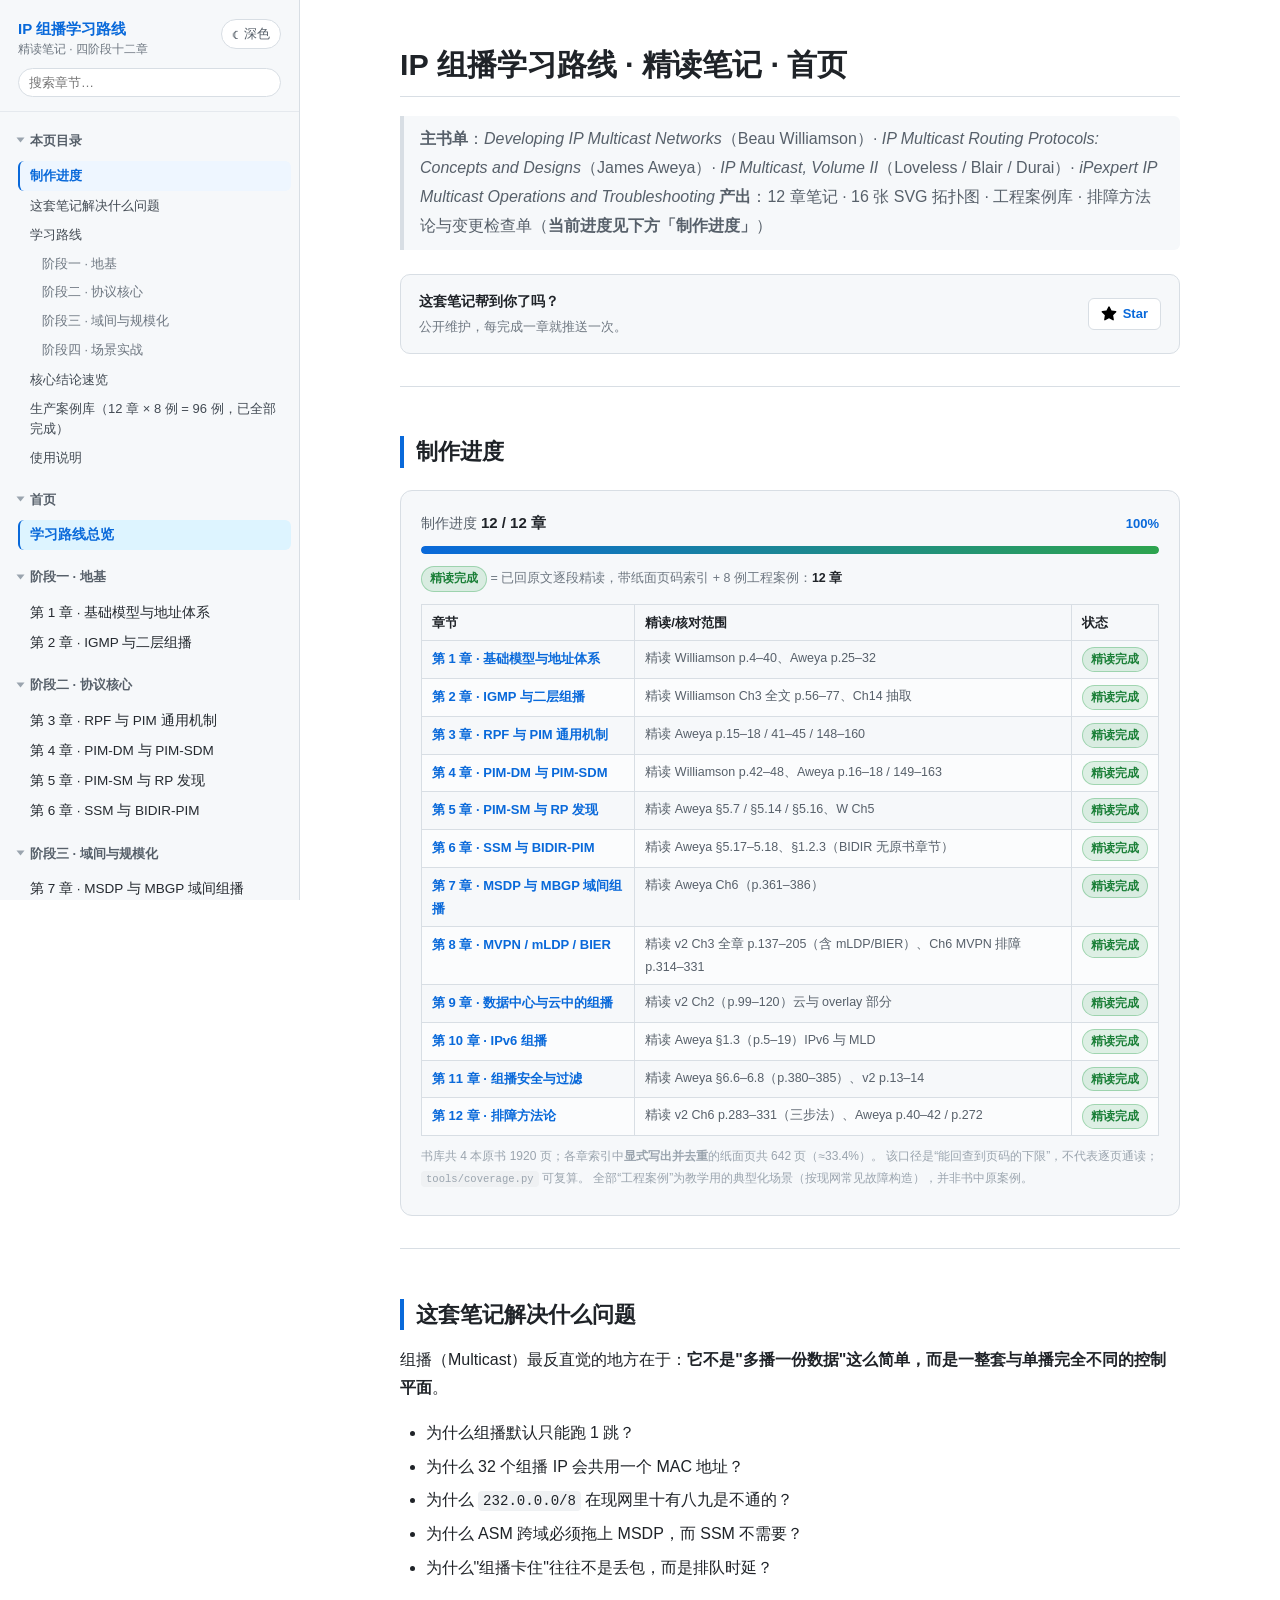
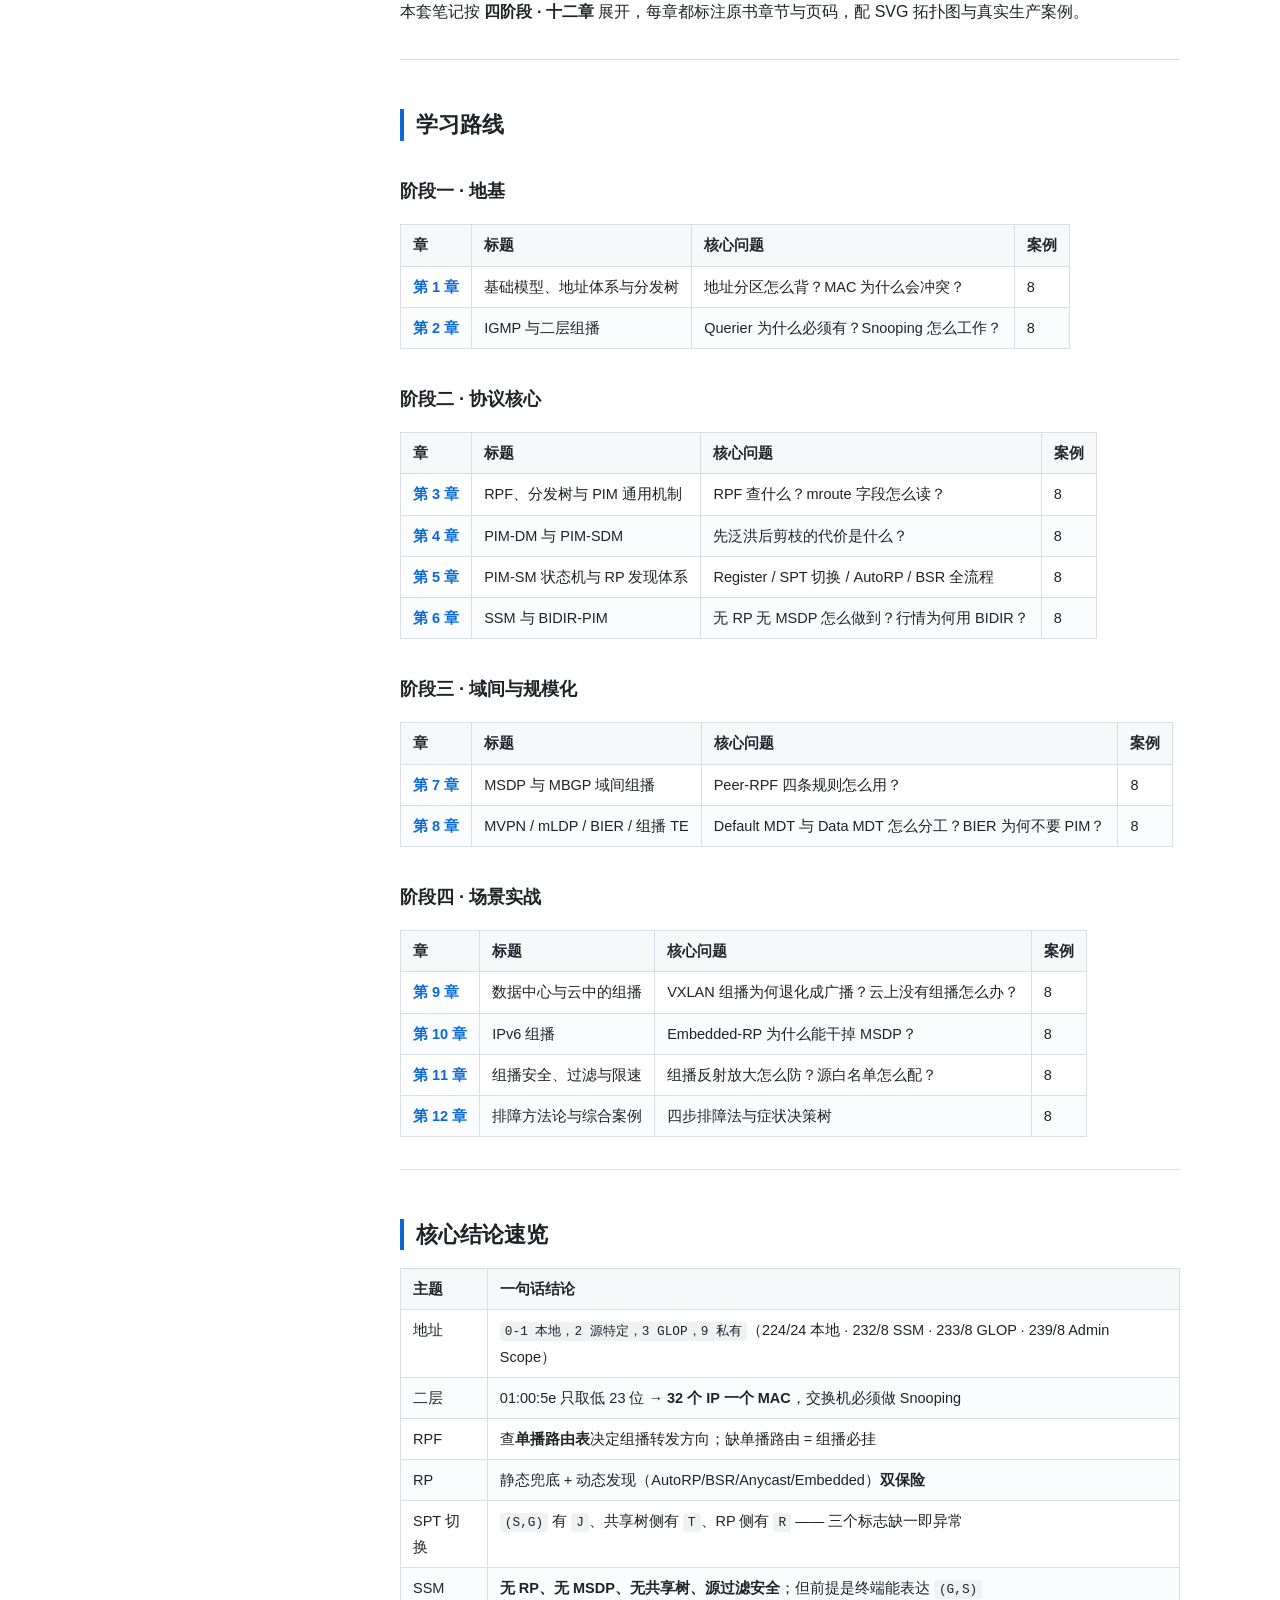
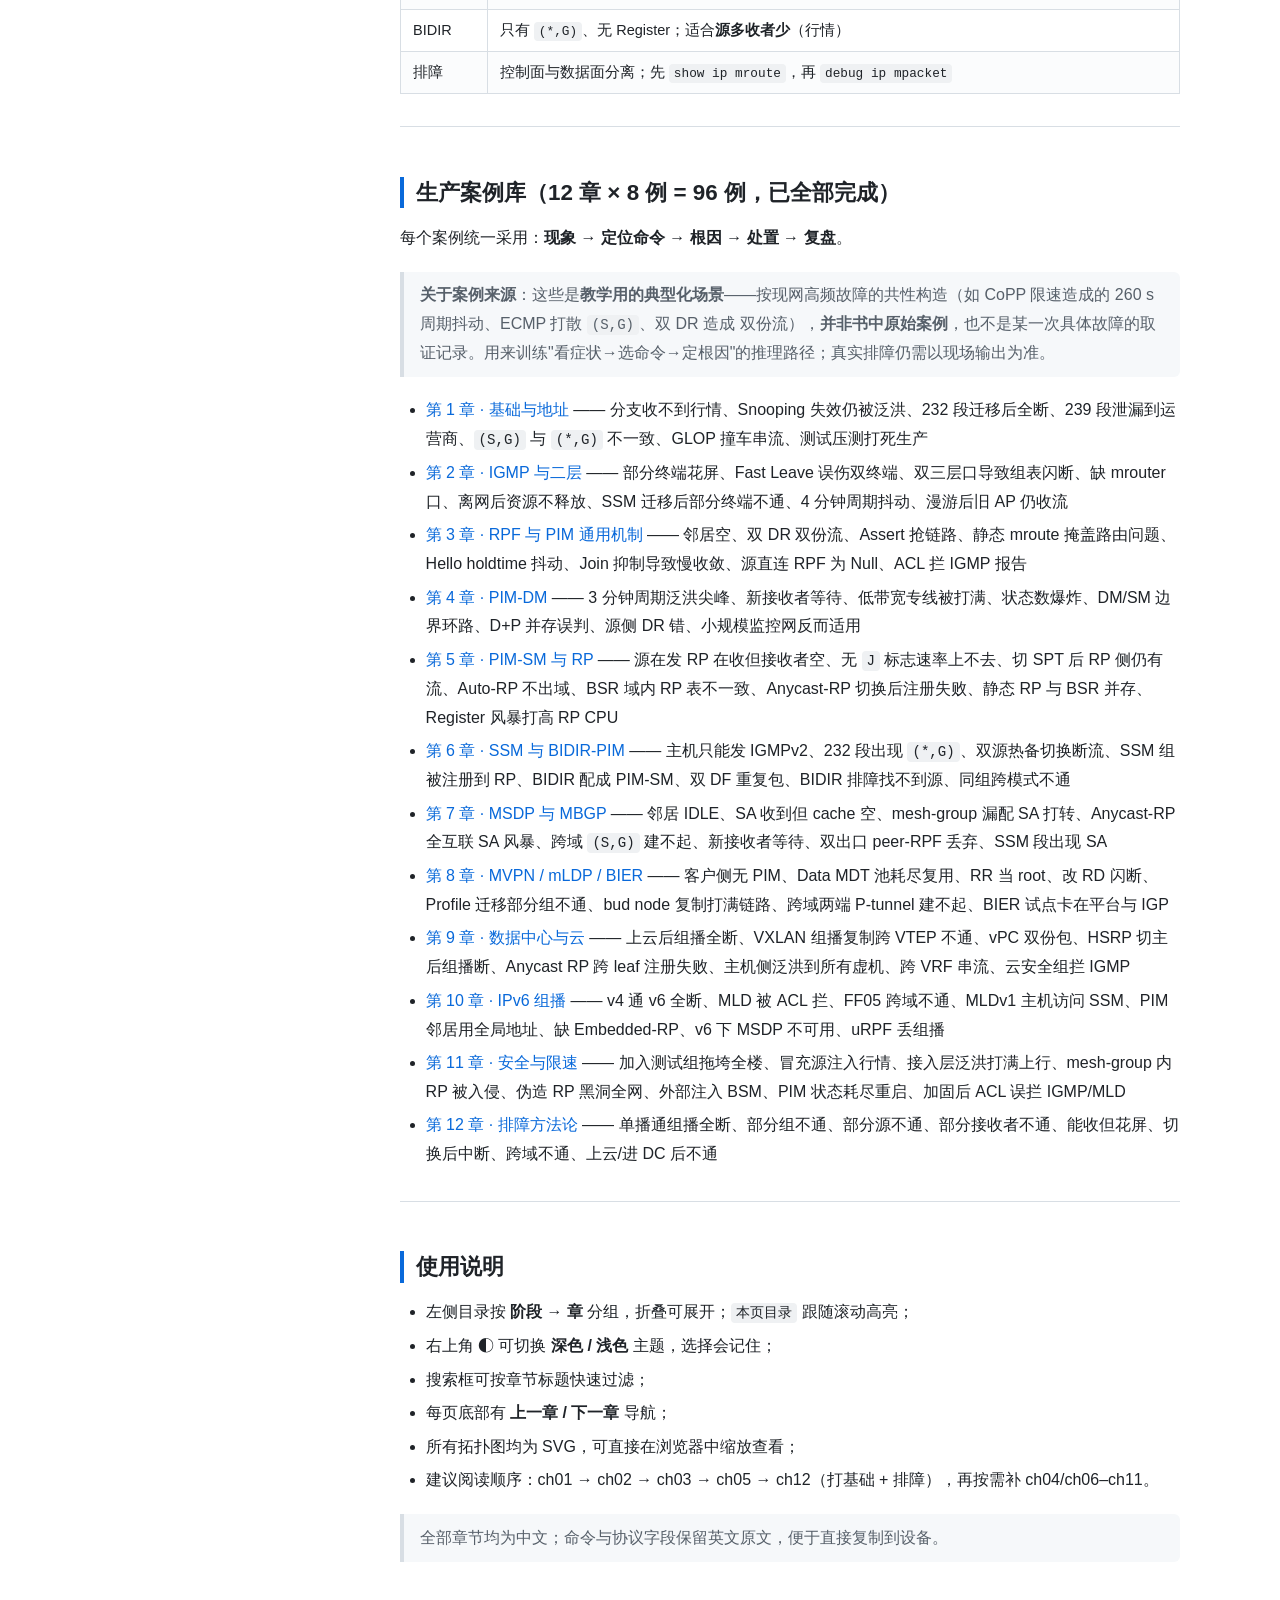
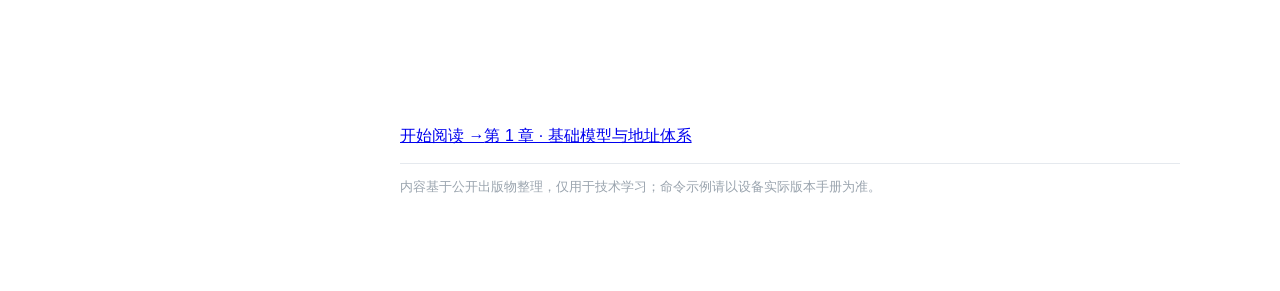
<file: index.html>
<!DOCTYPE html>
<html lang="zh-CN">
<head>
<meta charset="utf-8">
<meta name="viewport" content="width=device-width, initial-scale=1">
<title>学习路线总览 · IP 组播学习路线</title>
<meta name="description" content="IP 组播学习路线：四阶段十二章精读笔记，96 个生产案例，16 张 SVG 拓扑图。">
<link rel="icon" href="data:image/svg+xml,<svg xmlns='http://www.w3.org/2000/svg' viewBox='0 0 32 32'><rect width='32' height='32' rx='6' fill='%230969da'/><circle cx='16' cy='16' r='4' fill='white'/><circle cx='16' cy='6' r='2.6' fill='white'/><circle cx='25' cy='21' r='2.6' fill='white'/><circle cx='7' cy='21' r='2.6' fill='white'/><path d='M16 10.6V8.6M18.9 17.6l3.4 2M13.1 17.6l-3.4 2' stroke='white' stroke-width='1.6'/></svg>">
<link rel="stylesheet" href="assets/css/site.css">
<script>
/* 尽早写入主题，避免刷新时闪白 */
(function () {
  var saved = null;
  try { saved = localStorage.getItem('mc-theme'); } catch (e) {}
  var dark = window.matchMedia && window.matchMedia('(prefers-color-scheme: dark)').matches;
  document.documentElement.setAttribute('data-theme', saved || (dark ? 'dark' : 'light'));
})();
</script>
</head>
<body>
<div class="progress" id="progress"></div>
<input type="checkbox" id="nav-toggle" hidden>
<label for="nav-toggle" class="nav-toggle-btn">☰ 目录</label>

<button type="button" class="theme-toggle floating" data-theme-toggle aria-label="切换深色/浅色主题" title="切换深色/浅色主题">
  <span class="theme-icon" aria-hidden="true">◐</span><span class="theme-text">深色</span>
</button>

<aside class="sidebar">
  <div class="brand">
    <div class="brand-row">
      <a href="index.html">IP 组播学习路线<span>精读笔记 · 四阶段十二章</span></a>
      <button type="button" class="theme-toggle" data-theme-toggle aria-label="切换深色/浅色主题" title="切换深色/浅色主题">
        <span class="theme-icon" aria-hidden="true">◐</span><span class="theme-text">深色</span>
      </button>
    </div>
    <div class="search-wrap">
      <input type="search" id="nav-search" placeholder="搜索章节…" autocomplete="off" aria-label="搜索章节">
    </div>
  </div>

  <nav class="nav">
    <details class="group" id="page-toc-group" open>
      <summary>本页目录</summary>
      <ul class="toc" id="toc-list"></ul>
    </details>

    <details class="group" id="home-group" open>
      <summary>首页</summary>
      <ul><li><a href="index.html" data-path="index.html">学习路线总览</a></li></ul>
    </details>
    <details class="group part" data-part="阶段一" open>
      <summary>阶段一 · 地基</summary>
      <ul>
        <li><a href="chapters/ch01-basics.html" data-path="chapters/ch01-basics.html">第 1 章 · 基础模型与地址体系</a></li>
        <li><a href="chapters/ch02-igmp-l2.html" data-path="chapters/ch02-igmp-l2.html">第 2 章 · IGMP 与二层组播</a></li>
      </ul>
    </details>
    <details class="group part" data-part="阶段二" open>
      <summary>阶段二 · 协议核心</summary>
      <ul>
        <li><a href="chapters/ch03-rpf-pim-basics.html" data-path="chapters/ch03-rpf-pim-basics.html">第 3 章 · RPF 与 PIM 通用机制</a></li>
        <li><a href="chapters/ch04-pim-dm.html" data-path="chapters/ch04-pim-dm.html">第 4 章 · PIM-DM 与 PIM-SDM</a></li>
        <li><a href="chapters/ch05-pim-sm-rp.html" data-path="chapters/ch05-pim-sm-rp.html">第 5 章 · PIM-SM 与 RP 发现</a></li>
        <li><a href="chapters/ch06-ssm-bidir.html" data-path="chapters/ch06-ssm-bidir.html">第 6 章 · SSM 与 BIDIR-PIM</a></li>
      </ul>
    </details>
    <details class="group part" data-part="阶段三" open>
      <summary>阶段三 · 域间与规模化</summary>
      <ul>
        <li><a href="chapters/ch07-msdp-mbgp.html" data-path="chapters/ch07-msdp-mbgp.html">第 7 章 · MSDP 与 MBGP 域间组播</a></li>
        <li><a href="chapters/ch08-mvpn-scale.html" data-path="chapters/ch08-mvpn-scale.html">第 8 章 · MVPN / mLDP / BIER</a></li>
      </ul>
    </details>
    <details class="group part" data-part="阶段四" open>
      <summary>阶段四 · 场景实战</summary>
      <ul>
        <li><a href="chapters/ch09-datacenter-cloud.html" data-path="chapters/ch09-datacenter-cloud.html">第 9 章 · 数据中心与云中的组播</a></li>
        <li><a href="chapters/ch10-ipv6-multicast.html" data-path="chapters/ch10-ipv6-multicast.html">第 10 章 · IPv6 组播</a></li>
        <li><a href="chapters/ch11-security.html" data-path="chapters/ch11-security.html">第 11 章 · 组播安全与过滤</a></li>
        <li><a href="chapters/ch12-troubleshooting.html" data-path="chapters/ch12-troubleshooting.html">第 12 章 · 排障方法论</a></li>
      </ul>
    </details>
  </nav>
</aside>

<label for="nav-toggle" class="backdrop"></label>

<main class="main">
  <article class="content">
<h1 id="ip">IP 组播学习路线 · 精读笔记 · 首页</h1>
<blockquote>
<p><strong>主书单</strong>：<em>Developing IP Multicast Networks</em>（Beau Williamson）· <em>IP Multicast Routing Protocols: Concepts and Designs</em>（James Aweya）· <em>IP Multicast, Volume II</em>（Loveless / Blair / Durai）· <em>iPexpert IP Multicast Operations and Troubleshooting</em>
<strong>产出</strong>：12 章笔记 · 16 张 SVG 拓扑图 · 工程案例库 · 排障方法论与变更检查单（<strong>当前进度见下方「制作进度」</strong>）</p>
</blockquote>
<div class="star-cta">
  <div class="star-text">
    <strong>这套笔记帮到你了吗？</strong>
    <span>公开维护，每完成一章就推送一次。</span>
  </div>
  <a class="star-btn" href="https://github.com/huyushao521/multicast-book-notes" target="_blank" rel="noopener" aria-label="在 GitHub 上 Star 这个项目"><svg class="star-icon" viewBox="0 0 16 16" width="16" height="16" aria-hidden="true"><path d="M8 .25a.75.75 0 0 1 .673.418l1.882 3.815 4.21.612a.75.75 0 0 1 .416 1.279l-3.046 2.97.719 4.192a.75.75 0 0 1-1.088.791L8 12.347l-3.766 1.98a.75.75 0 0 1-1.088-.79l.72-4.194L.818 6.374a.75.75 0 0 1 .416-1.28l4.21-.611L7.327.668A.75.75 0 0 1 8 .25Z"/></svg><span class="star-label">Star</span></a>
</div>

<hr />
<h2 id="_1">制作进度</h2>
<div class="pg-box">
  <div class="pg-head">
    <span class="pg-title">制作进度 <b>12 / 12 章</b></span>
    <span class="pg-pct">100%</span>
  </div>
  <div class="pg-bar"><i style="width:100%"></i></div>
  <p class="pg-legend">
    <span class="pg-pill pg-done">精读完成</span> = 已回原文逐段精读，带纸面页码索引 + 8 例工程案例：<strong>12 章</strong>
  </p>
  <table class="pg-table">
    <thead><tr><th>章节</th><th>精读/核对范围</th><th>状态</th></tr></thead>
    <tbody>
<tr><td><a href="chapters/ch01-basics.html">第 1 章 · 基础模型与地址体系</a></td><td class="pg-note">精读 Williamson p.4–40、Aweya p.25–32</td><td><span class="pg-pill pg-done">精读完成</span></td></tr>
<tr><td><a href="chapters/ch02-igmp-l2.html">第 2 章 · IGMP 与二层组播</a></td><td class="pg-note">精读 Williamson Ch3 全文 p.56–77、Ch14 抽取</td><td><span class="pg-pill pg-done">精读完成</span></td></tr>
<tr><td><a href="chapters/ch03-rpf-pim-basics.html">第 3 章 · RPF 与 PIM 通用机制</a></td><td class="pg-note">精读 Aweya p.15–18 / 41–45 / 148–160</td><td><span class="pg-pill pg-done">精读完成</span></td></tr>
<tr><td><a href="chapters/ch04-pim-dm.html">第 4 章 · PIM-DM 与 PIM-SDM</a></td><td class="pg-note">精读 Williamson p.42–48、Aweya p.16–18 / 149–163</td><td><span class="pg-pill pg-done">精读完成</span></td></tr>
<tr><td><a href="chapters/ch05-pim-sm-rp.html">第 5 章 · PIM-SM 与 RP 发现</a></td><td class="pg-note">精读 Aweya §5.7 / §5.14 / §5.16、W Ch5</td><td><span class="pg-pill pg-done">精读完成</span></td></tr>
<tr><td><a href="chapters/ch06-ssm-bidir.html">第 6 章 · SSM 与 BIDIR-PIM</a></td><td class="pg-note">精读 Aweya §5.17–5.18、§1.2.3（BIDIR 无原书章节）</td><td><span class="pg-pill pg-done">精读完成</span></td></tr>
<tr><td><a href="chapters/ch07-msdp-mbgp.html">第 7 章 · MSDP 与 MBGP 域间组播</a></td><td class="pg-note">精读 Aweya Ch6（p.361–386）</td><td><span class="pg-pill pg-done">精读完成</span></td></tr>
<tr><td><a href="chapters/ch08-mvpn-scale.html">第 8 章 · MVPN / mLDP / BIER</a></td><td class="pg-note">精读 v2 Ch3 全章 p.137–205（含 mLDP/BIER）、Ch6 MVPN 排障 p.314–331</td><td><span class="pg-pill pg-done">精读完成</span></td></tr>
<tr><td><a href="chapters/ch09-datacenter-cloud.html">第 9 章 · 数据中心与云中的组播</a></td><td class="pg-note">精读 v2 Ch2（p.99–120）云与 overlay 部分</td><td><span class="pg-pill pg-done">精读完成</span></td></tr>
<tr><td><a href="chapters/ch10-ipv6-multicast.html">第 10 章 · IPv6 组播</a></td><td class="pg-note">精读 Aweya §1.3（p.5–19）IPv6 与 MLD</td><td><span class="pg-pill pg-done">精读完成</span></td></tr>
<tr><td><a href="chapters/ch11-security.html">第 11 章 · 组播安全与过滤</a></td><td class="pg-note">精读 Aweya §6.6–6.8（p.380–385）、v2 p.13–14</td><td><span class="pg-pill pg-done">精读完成</span></td></tr>
<tr><td><a href="chapters/ch12-troubleshooting.html">第 12 章 · 排障方法论</a></td><td class="pg-note">精读 v2 Ch6 p.283–331（三步法）、Aweya p.40–42 / p.272</td><td><span class="pg-pill pg-done">精读完成</span></td></tr>
    </tbody>
  </table>
  <p class="pg-foot">
    书库共 4 本原书 1920 页；各章索引中<strong>显式写出并去重</strong>的纸面页共 642 页（≈33.4%）。
    该口径是“能回查到页码的下限”，不代表逐页通读；<code>tools/coverage.py</code> 可复算。
    全部“工程案例”为教学用的典型化场景（按现网常见故障构造），并非书中原案例。
  </p>
</div>

<hr />
<h2 id="_2">这套笔记解决什么问题</h2>
<p>组播（Multicast）最反直觉的地方在于：<strong>它不是"多播一份数据"这么简单，而是一整套与单播完全不同的控制平面</strong>。</p>
<ul>
<li>为什么组播默认只能跑 1 跳？</li>
<li>为什么 32 个组播 IP 会共用一个 MAC 地址？</li>
<li>为什么 <code>232.0.0.0/8</code> 在现网里十有八九是不通的？</li>
<li>为什么 ASM 跨域必须拖上 MSDP，而 SSM 不需要？</li>
<li>为什么"组播卡住"往往不是丢包，而是排队时延？</li>
</ul>
<p>本套笔记按 <strong>四阶段 · 十二章</strong> 展开，每章都标注原书章节与页码，配 SVG 拓扑图与真实生产案例。</p>
<hr />
<h2 id="_3">学习路线</h2>
<h3 id="_4">阶段一 · 地基</h3>
<table>
<thead>
<tr>
<th>章</th>
<th>标题</th>
<th>核心问题</th>
<th>案例</th>
</tr>
</thead>
<tbody>
<tr>
<td><a href="chapters/ch01-basics.html">第 1 章</a></td>
<td>基础模型、地址体系与分发树</td>
<td>地址分区怎么背？MAC 为什么会冲突？</td>
<td>8</td>
</tr>
<tr>
<td><a href="chapters/ch02-igmp-l2.html">第 2 章</a></td>
<td>IGMP 与二层组播</td>
<td>Querier 为什么必须有？Snooping 怎么工作？</td>
<td>8</td>
</tr>
</tbody>
</table>
<h3 id="_5">阶段二 · 协议核心</h3>
<table>
<thead>
<tr>
<th>章</th>
<th>标题</th>
<th>核心问题</th>
<th>案例</th>
</tr>
</thead>
<tbody>
<tr>
<td><a href="chapters/ch03-rpf-pim-basics.html">第 3 章</a></td>
<td>RPF、分发树与 PIM 通用机制</td>
<td>RPF 查什么？mroute 字段怎么读？</td>
<td>8</td>
</tr>
<tr>
<td><a href="chapters/ch04-pim-dm.html">第 4 章</a></td>
<td>PIM-DM 与 PIM-SDM</td>
<td>先泛洪后剪枝的代价是什么？</td>
<td>8</td>
</tr>
<tr>
<td><a href="chapters/ch05-pim-sm-rp.html">第 5 章</a></td>
<td>PIM-SM 状态机与 RP 发现体系</td>
<td>Register / SPT 切换 / AutoRP / BSR 全流程</td>
<td>8</td>
</tr>
<tr>
<td><a href="chapters/ch06-ssm-bidir.html">第 6 章</a></td>
<td>SSM 与 BIDIR-PIM</td>
<td>无 RP 无 MSDP 怎么做到？行情为何用 BIDIR？</td>
<td>8</td>
</tr>
</tbody>
</table>
<h3 id="_6">阶段三 · 域间与规模化</h3>
<table>
<thead>
<tr>
<th>章</th>
<th>标题</th>
<th>核心问题</th>
<th>案例</th>
</tr>
</thead>
<tbody>
<tr>
<td><a href="chapters/ch07-msdp-mbgp.html">第 7 章</a></td>
<td>MSDP 与 MBGP 域间组播</td>
<td>Peer-RPF 四条规则怎么用？</td>
<td>8</td>
</tr>
<tr>
<td><a href="chapters/ch08-mvpn-scale.html">第 8 章</a></td>
<td>MVPN / mLDP / BIER / 组播 TE</td>
<td>Default MDT 与 Data MDT 怎么分工？BIER 为何不要 PIM？</td>
<td>8</td>
</tr>
</tbody>
</table>
<h3 id="_7">阶段四 · 场景实战</h3>
<table>
<thead>
<tr>
<th>章</th>
<th>标题</th>
<th>核心问题</th>
<th>案例</th>
</tr>
</thead>
<tbody>
<tr>
<td><a href="chapters/ch09-datacenter-cloud.html">第 9 章</a></td>
<td>数据中心与云中的组播</td>
<td>VXLAN 组播为何退化成广播？云上没有组播怎么办？</td>
<td>8</td>
</tr>
<tr>
<td><a href="chapters/ch10-ipv6-multicast.html">第 10 章</a></td>
<td>IPv6 组播</td>
<td>Embedded-RP 为什么能干掉 MSDP？</td>
<td>8</td>
</tr>
<tr>
<td><a href="chapters/ch11-security.html">第 11 章</a></td>
<td>组播安全、过滤与限速</td>
<td>组播反射放大怎么防？源白名单怎么配？</td>
<td>8</td>
</tr>
<tr>
<td><a href="chapters/ch12-troubleshooting.html">第 12 章</a></td>
<td>排障方法论与综合案例</td>
<td>四步排障法与症状决策树</td>
<td>8</td>
</tr>
</tbody>
</table>
<hr />
<h2 id="_8">核心结论速览</h2>
<table>
<thead>
<tr>
<th>主题</th>
<th>一句话结论</th>
</tr>
</thead>
<tbody>
<tr>
<td>地址</td>
<td><code>0-1 本地，2 源特定，3 GLOP，9 私有</code>（224/24 本地 · 232/8 SSM · 233/8 GLOP · 239/8 Admin Scope）</td>
</tr>
<tr>
<td>二层</td>
<td>01:00:5e 只取低 23 位 → <strong>32 个 IP 一个 MAC</strong>，交换机必须做 Snooping</td>
</tr>
<tr>
<td>RPF</td>
<td>查<strong>单播路由表</strong>决定组播转发方向；缺单播路由 = 组播必挂</td>
</tr>
<tr>
<td>RP</td>
<td>静态兜底 + 动态发现（AutoRP/BSR/Anycast/Embedded）<strong>双保险</strong></td>
</tr>
<tr>
<td>SPT 切换</td>
<td><code>(S,G)</code> 有 <code>J</code>、共享树侧有 <code>T</code>、RP 侧有 <code>R</code> —— 三个标志缺一即异常</td>
</tr>
<tr>
<td>SSM</td>
<td><strong>无 RP、无 MSDP、无共享树、源过滤安全</strong>；但前提是终端能表达 <code>(G,S)</code></td>
</tr>
<tr>
<td>BIDIR</td>
<td>只有 <code>(*,G)</code>、无 Register；适合<strong>源多收者少</strong>（行情）</td>
</tr>
<tr>
<td>排障</td>
<td>控制面与数据面分离；先 <code>show ip mroute</code>，再 <code>debug ip mpacket</code></td>
</tr>
</tbody>
</table>
<hr />
<h2 id="12-8-96">生产案例库（12 章 × 8 例 = 96 例，已全部完成）</h2>
<p>每个案例统一采用：<strong>现象 → 定位命令 → 根因 → 处置 → 复盘</strong>。</p>
<blockquote>
<p><strong>关于案例来源</strong>：这些是<strong>教学用的典型化场景</strong>——按现网高频故障的共性构造（如 CoPP 限速造成的 260 s 周期抖动、ECMP 打散 <code>(S,G)</code>、双 DR 造成 双份流），<strong>并非书中原始案例</strong>，也不是某一次具体故障的取证记录。用来训练"看症状→选命令→定根因"的推理路径；真实排障仍需以现场输出为准。</p>
</blockquote>
<ul>
<li><a href="chapters/ch01-basics.html">第 1 章 · 基础与地址</a> —— 分支收不到行情、Snooping 失效仍被泛洪、232 段迁移后全断、239 段泄漏到运营商、<code>(S,G)</code> 与 <code>(*,G)</code> 不一致、GLOP 撞车串流、测试压测打死生产</li>
<li><a href="chapters/ch02-igmp-l2.html">第 2 章 · IGMP 与二层</a> —— 部分终端花屏、Fast Leave 误伤双终端、双三层口导致组表闪断、缺 mrouter 口、离网后资源不释放、SSM 迁移后部分终端不通、4 分钟周期抖动、漫游后旧 AP 仍收流</li>
<li><a href="chapters/ch03-rpf-pim-basics.html">第 3 章 · RPF 与 PIM 通用机制</a> —— 邻居空、双 DR 双份流、Assert 抢链路、静态 mroute 掩盖路由问题、Hello holdtime 抖动、Join 抑制导致慢收敛、源直连 RPF 为 Null、ACL 拦 IGMP 报告</li>
<li><a href="chapters/ch04-pim-dm.html">第 4 章 · PIM-DM</a> —— 3 分钟周期泛洪尖峰、新接收者等待、低带宽专线被打满、状态数爆炸、DM/SM 边界环路、D+P 并存误判、源侧 DR 错、小规模监控网反而适用</li>
<li><a href="chapters/ch05-pim-sm-rp.html">第 5 章 · PIM-SM 与 RP</a> —— 源在发 RP 在收但接收者空、无 <code>J</code> 标志速率上不去、切 SPT 后 RP 侧仍有流、Auto-RP 不出域、BSR 域内 RP 表不一致、Anycast-RP 切换后注册失败、静态 RP 与 BSR 并存、Register 风暴打高 RP CPU</li>
<li><a href="chapters/ch06-ssm-bidir.html">第 6 章 · SSM 与 BIDIR-PIM</a> —— 主机只能发 IGMPv2、232 段出现 <code>(*,G)</code>、双源热备切换断流、SSM 组被注册到 RP、BIDIR 配成 PIM-SM、双 DF 重复包、BIDIR 排障找不到源、同组跨模式不通</li>
<li><a href="chapters/ch07-msdp-mbgp.html">第 7 章 · MSDP 与 MBGP</a> —— 邻居 IDLE、SA 收到但 cache 空、mesh-group 漏配 SA 打转、Anycast-RP 全互联 SA 风暴、跨域 <code>(S,G)</code> 建不起、新接收者等待、双出口 peer-RPF 丢弃、SSM 段出现 SA</li>
<li><a href="chapters/ch08-mvpn-scale.html">第 8 章 · MVPN / mLDP / BIER</a> —— 客户侧无 PIM、Data MDT 池耗尽复用、RR 当 root、改 RD 闪断、Profile 迁移部分组不通、bud node 复制打满链路、跨域两端 P-tunnel 建不起、BIER 试点卡在平台与 IGP</li>
<li><a href="chapters/ch09-datacenter-cloud.html">第 9 章 · 数据中心与云</a> —— 上云后组播全断、VXLAN 组播复制跨 VTEP 不通、vPC 双份包、HSRP 切主后组播断、Anycast RP 跨 leaf 注册失败、主机侧泛洪到所有虚机、跨 VRF 串流、云安全组拦 IGMP</li>
<li><a href="chapters/ch10-ipv6-multicast.html">第 10 章 · IPv6 组播</a> —— v4 通 v6 全断、MLD 被 ACL 拦、FF05 跨域不通、MLDv1 主机访问 SSM、PIM 邻居用全局地址、缺 Embedded-RP、v6 下 MSDP 不可用、uRPF 丢组播</li>
<li><a href="chapters/ch11-security.html">第 11 章 · 安全与限速</a> —— 加入测试组拖垮全楼、冒充源注入行情、接入层泛洪打满上行、mesh-group 内 RP 被入侵、伪造 RP 黑洞全网、外部注入 BSM、PIM 状态耗尽重启、加固后 ACL 误拦 IGMP/MLD</li>
<li><a href="chapters/ch12-troubleshooting.html">第 12 章 · 排障方法论</a> —— 单播通组播全断、部分组不通、部分源不通、部分接收者不通、能收但花屏、切换后中断、跨域不通、上云/进 DC 后不通</li>
</ul>
<hr />
<h2 id="_9">使用说明</h2>
<ul>
<li>左侧目录按 <strong>阶段 → 章</strong> 分组，折叠可展开；<code>本页目录</code> 跟随滚动高亮；</li>
<li>右上角 ◐ 可切换 <strong>深色 / 浅色</strong> 主题，选择会记住；</li>
<li>搜索框可按章节标题快速过滤；</li>
<li>每页底部有 <strong>上一章 / 下一章</strong> 导航；</li>
<li>所有拓扑图均为 SVG，可直接在浏览器中缩放查看；</li>
<li>建议阅读顺序：ch01 → ch02 → ch03 → ch05 → ch12（打基础 + 排障），再按需补 ch04/ch06–ch11。</li>
</ul>
<blockquote>
<p>全部章节均为中文；命令与协议字段保留英文原文，便于直接复制到设备。</p>
</blockquote>
  </article>
  <footer class="page-foot">
<a class="next" href="chapters/ch01-basics.html"><span class="dir">开始阅读 →</span><span class="ttl">第 1 章 · 基础模型与地址体系</span></a>
    <p class="foot-note">内容基于公开出版物整理，仅用于技术学习；命令示例请以设备实际版本手册为准。</p>
  </footer>
</main>

<button type="button" class="to-top" id="to-top" aria-label="回到顶部" title="回到顶部">↑</button>

<script>
(function () {
  var content = document.querySelector('.content');
  var here = location.pathname;

  /* ---------- 当前章节高亮 + 展开所属分组 ---------- */
  var active = null;
  document.querySelectorAll('.nav a[data-path]').forEach(function (a) {
    if (here.indexOf('/' + a.dataset.path) !== -1 || here.indexOf(a.dataset.path) !== -1) {
      a.classList.add('active');
      active = a;
    }
  });
  if (active) {
    var g = active.closest('details');
    if (g) g.open = true;
  }

  /* ---------- 生成本页目录（取 h2 / h3） ---------- */
  var heads = content ? content.querySelectorAll('h2, h3') : [];
  var tocList = document.getElementById('toc-list');
  heads.forEach(function (h, i) {
    h.id = 'sec-' + (i + 1);
    var li = document.createElement('li');
    li.className = h.tagName === 'H3' ? 'lvl3' : 'lvl2';
    var a = document.createElement('a');
    a.href = '#' + h.id;
    a.textContent = h.textContent.trim();
    li.appendChild(a);
    tocList.appendChild(li);
  });
  if (!heads.length) {
    var g = document.getElementById('page-toc-group');
    if (g) g.remove();
  }

  /* ---------- 目录滚动高亮 ---------- */
  if (heads.length) {
    var links = tocList.querySelectorAll('a');
    var onScroll = function () {
      var idx = 0;
      heads.forEach(function (h, i) {
        if (h.getBoundingClientRect().top <= 100) idx = i;
      });
      links.forEach(function (a, i) { a.classList.toggle('active', i === idx); });
    };
    window.addEventListener('scroll', onScroll, { passive: true });
    onScroll();
  }

  /* ---------- 阅读进度条 ---------- */
  var bar = document.getElementById('progress');
  function paintProgress() {
    if (!bar) return;
    var h = document.documentElement.scrollHeight - window.innerHeight;
    var p = h > 0 ? (window.scrollY / h) * 100 : 0;
    bar.style.width = Math.min(100, Math.max(0, p)) + '%';
  }
  window.addEventListener('scroll', paintProgress, { passive: true });
  paintProgress();

  /* ---------- 回到顶部 ---------- */
  var top = document.getElementById('to-top');
  if (top) {
    top.addEventListener('click', function () { window.scrollTo({ top: 0, behavior: 'smooth' }); });
    window.addEventListener('scroll', function () {
      top.style.opacity = window.scrollY > 400 ? '1' : '0';
    }, { passive: true });
  }

  /* ---------- 侧栏搜索过滤 ---------- */
  var search = document.getElementById('nav-search');
  if (search) {
    search.addEventListener('input', function () {
      var q = search.value.trim().toLowerCase();
      document.querySelectorAll('.nav .group.part').forEach(function (grp) {
        var hit = 0;
        grp.querySelectorAll('li').forEach(function (li) {
          var t = (li.textContent || '').toLowerCase();
          var ok = !q || t.indexOf(q) !== -1;
          li.style.display = ok ? '' : 'none';
          if (ok) hit++;
        });
        grp.style.display = hit ? '' : 'none';
        if (q && hit) grp.open = true;
      });
    });
  }

  /* ---------- 代码块复制按钮 ---------- */
  document.querySelectorAll('.content pre').forEach(function (pre) {
    var btn = document.createElement('button');
    btn.className = 'copy-btn';
    btn.type = 'button';
    btn.textContent = '复制';
    btn.addEventListener('click', function () {
      var code = pre.querySelector('code');
      var text = code ? code.innerText : pre.innerText;
      navigator.clipboard.writeText(text).then(function () {
        btn.textContent = '已复制';
        setTimeout(function () { btn.textContent = '复制'; }, 1500);
      }).catch(function () { btn.textContent = '复制失败'; });
    });
    pre.appendChild(btn);
  });

  /* ---------- 移动端点目录后自动收起 ---------- */
  document.querySelectorAll('.nav a[data-path]').forEach(function (a) {
    a.addEventListener('click', function () {
      document.getElementById('nav-toggle').checked = false;
    });
  });

  /* ---------- 主题切换 ---------- */
  var root = document.documentElement;
  var mq = window.matchMedia ? window.matchMedia('(prefers-color-scheme: dark)') : null;

  function paintButtons(theme) {
    var dark = theme === 'dark';
    document.querySelectorAll('[data-theme-toggle]').forEach(function (btn) {
      btn.querySelector('.theme-icon').textContent = dark ? '☀' : '☾';
      btn.querySelector('.theme-text').textContent = dark ? '浅色' : '深色';
      btn.setAttribute('aria-pressed', dark ? 'true' : 'false');
      btn.title = dark ? '切换到浅色主题' : '切换到深色主题';
    });
  }

  function applyTheme(theme) {
    root.setAttribute('data-theme', theme);
    paintButtons(theme);
  }

  paintButtons(root.getAttribute('data-theme') || 'light');

  document.querySelectorAll('[data-theme-toggle]').forEach(function (btn) {
    btn.addEventListener('click', function () {
      var next = root.getAttribute('data-theme') === 'dark' ? 'light' : 'dark';
      applyTheme(next);
      try { localStorage.setItem('mc-theme', next); } catch (e) {}
    });
  });

  if (mq) {
    var onScheme = function (e) {
      var saved = null;
      try { saved = localStorage.getItem('mc-theme'); } catch (err) {}
      if (!saved) applyTheme(e.matches ? 'dark' : 'light');
    };
    if (mq.addEventListener) mq.addEventListener('change', onScheme);
    else if (mq.addListener) mq.addListener(onScheme);
  }
})();
</script>
</body>
</html>
</file>
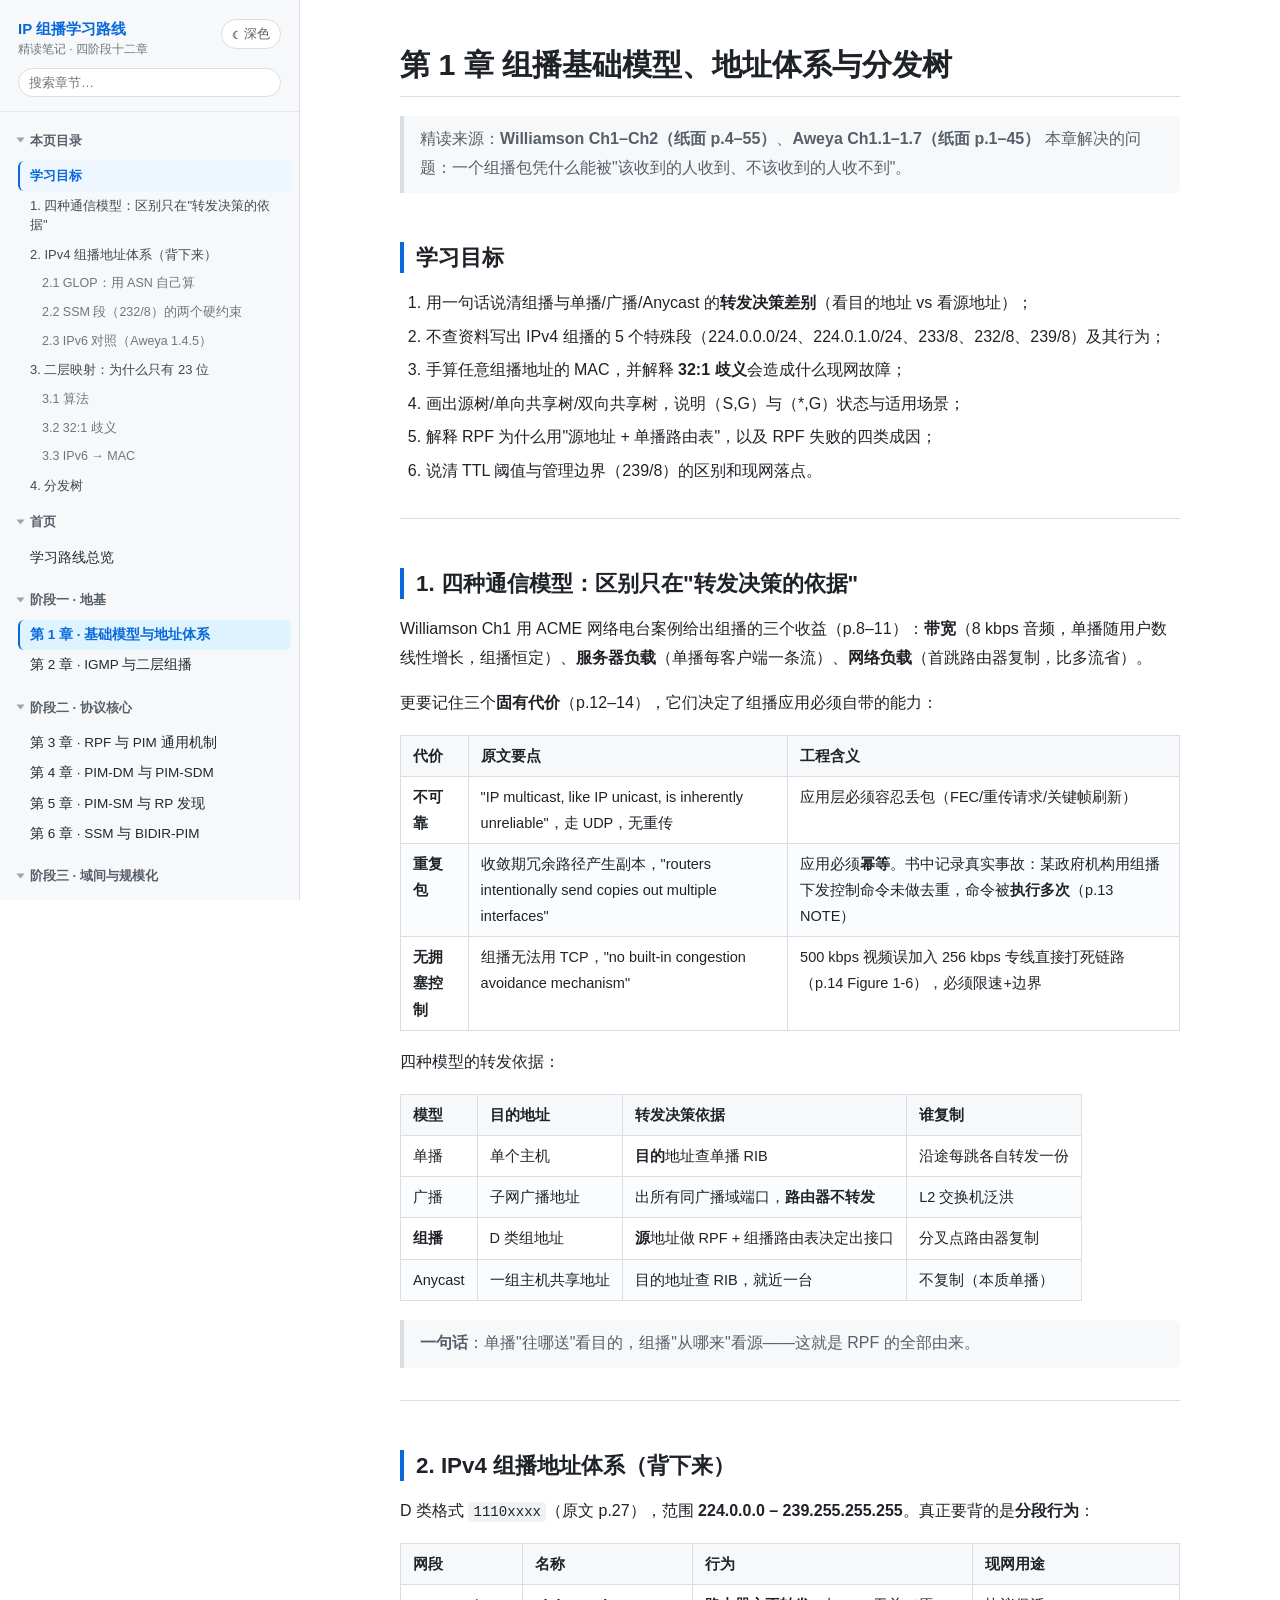
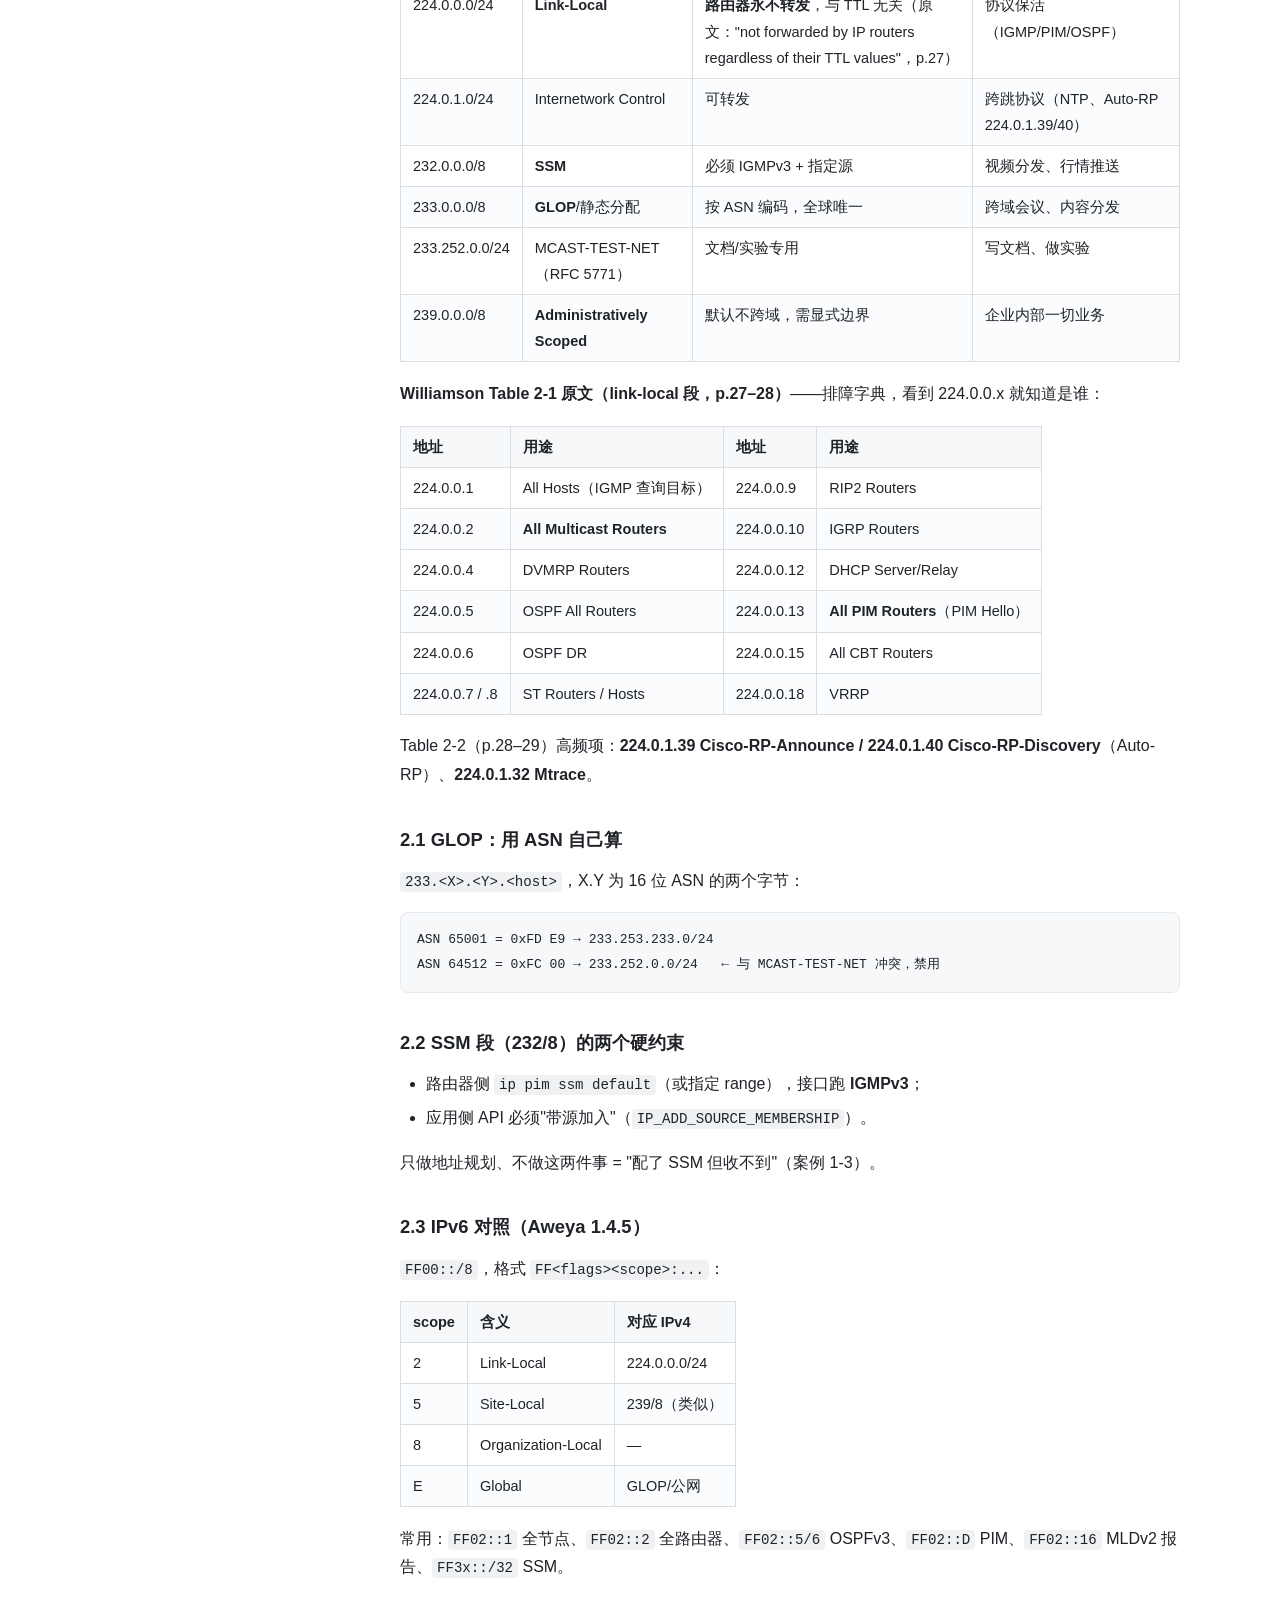
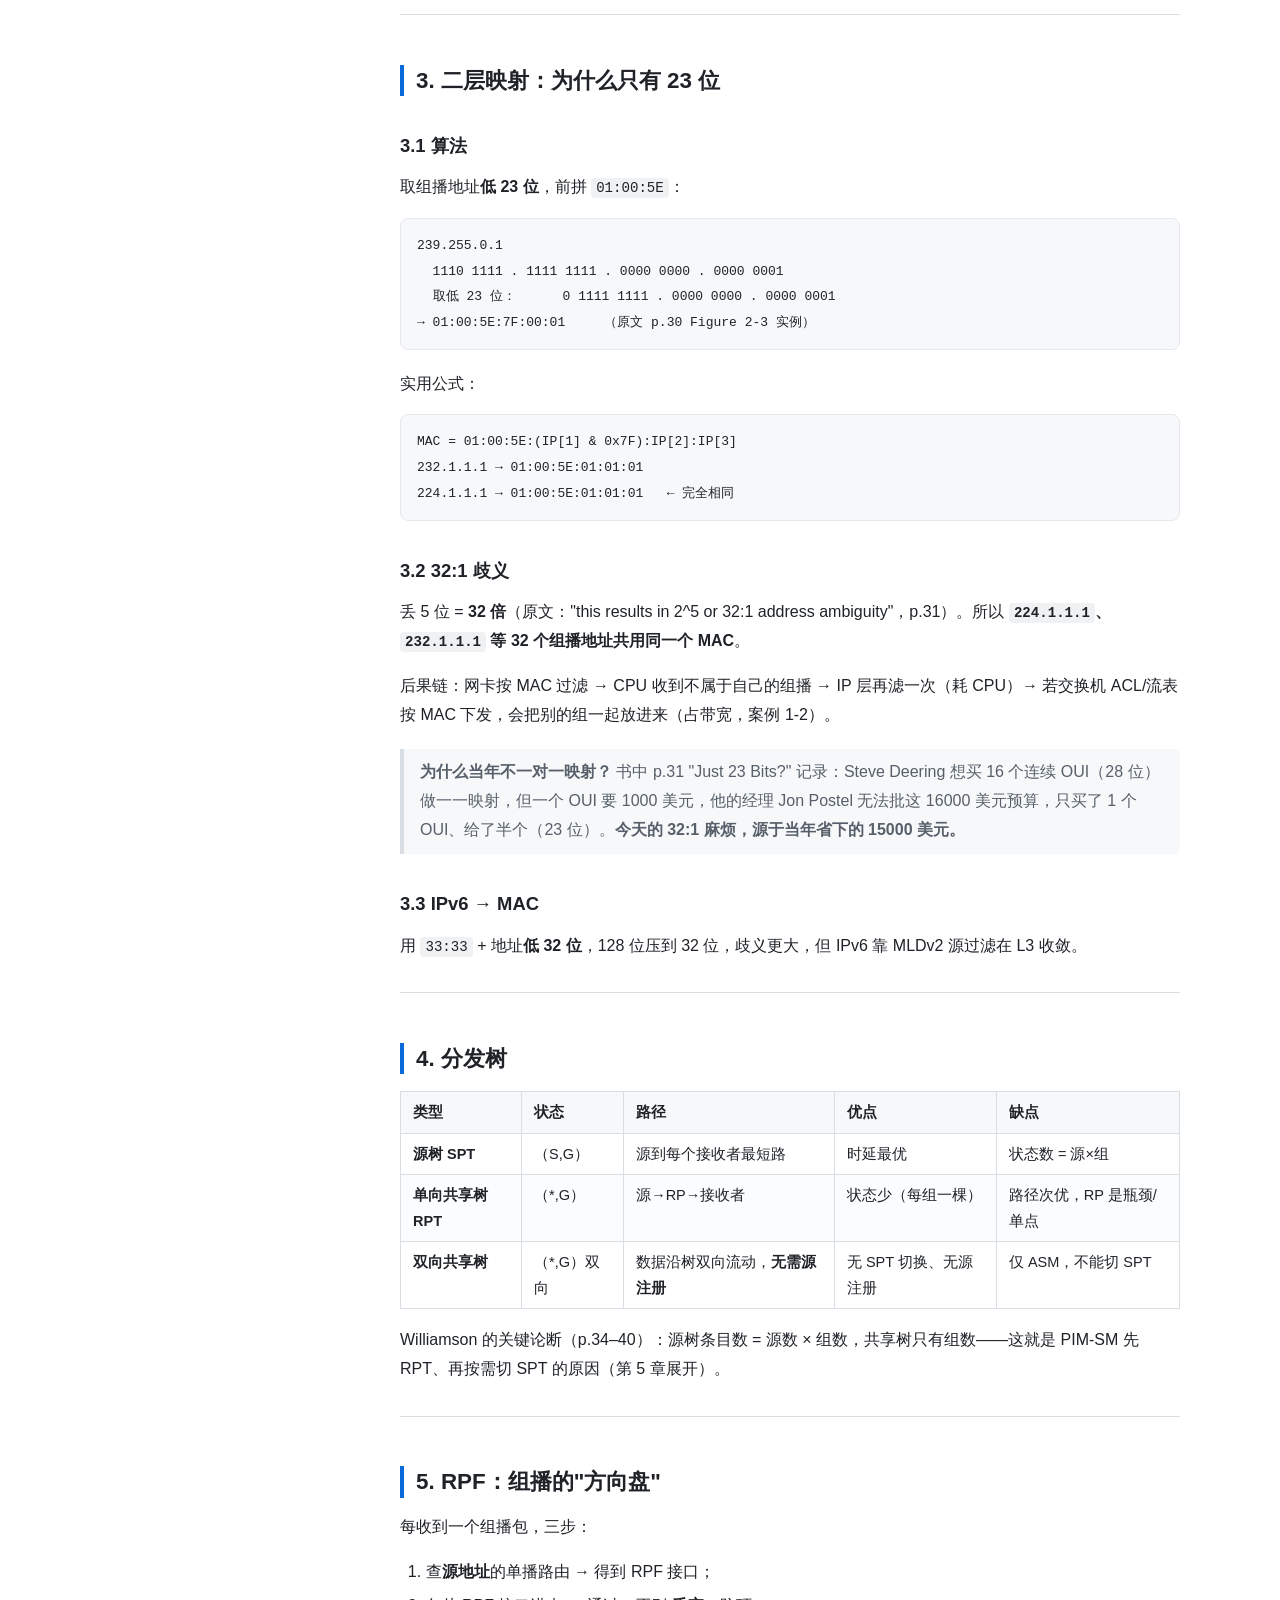
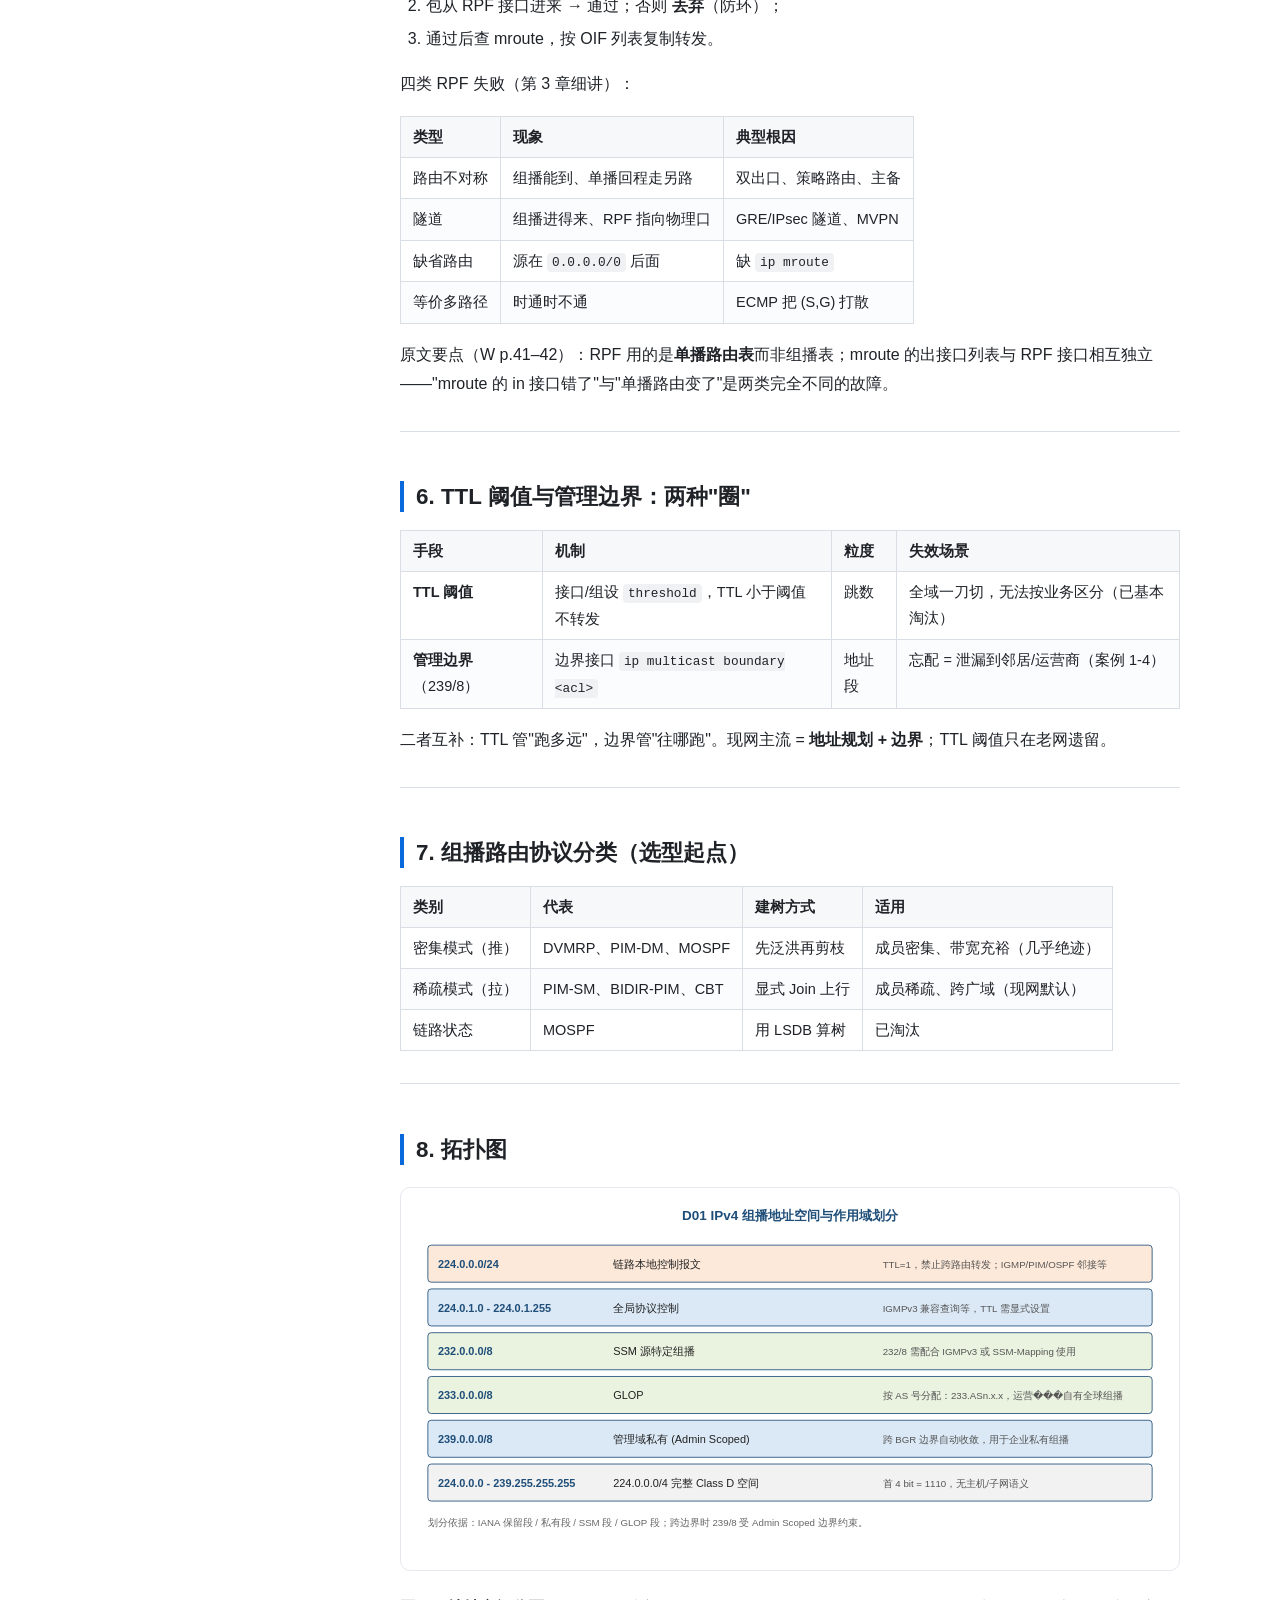
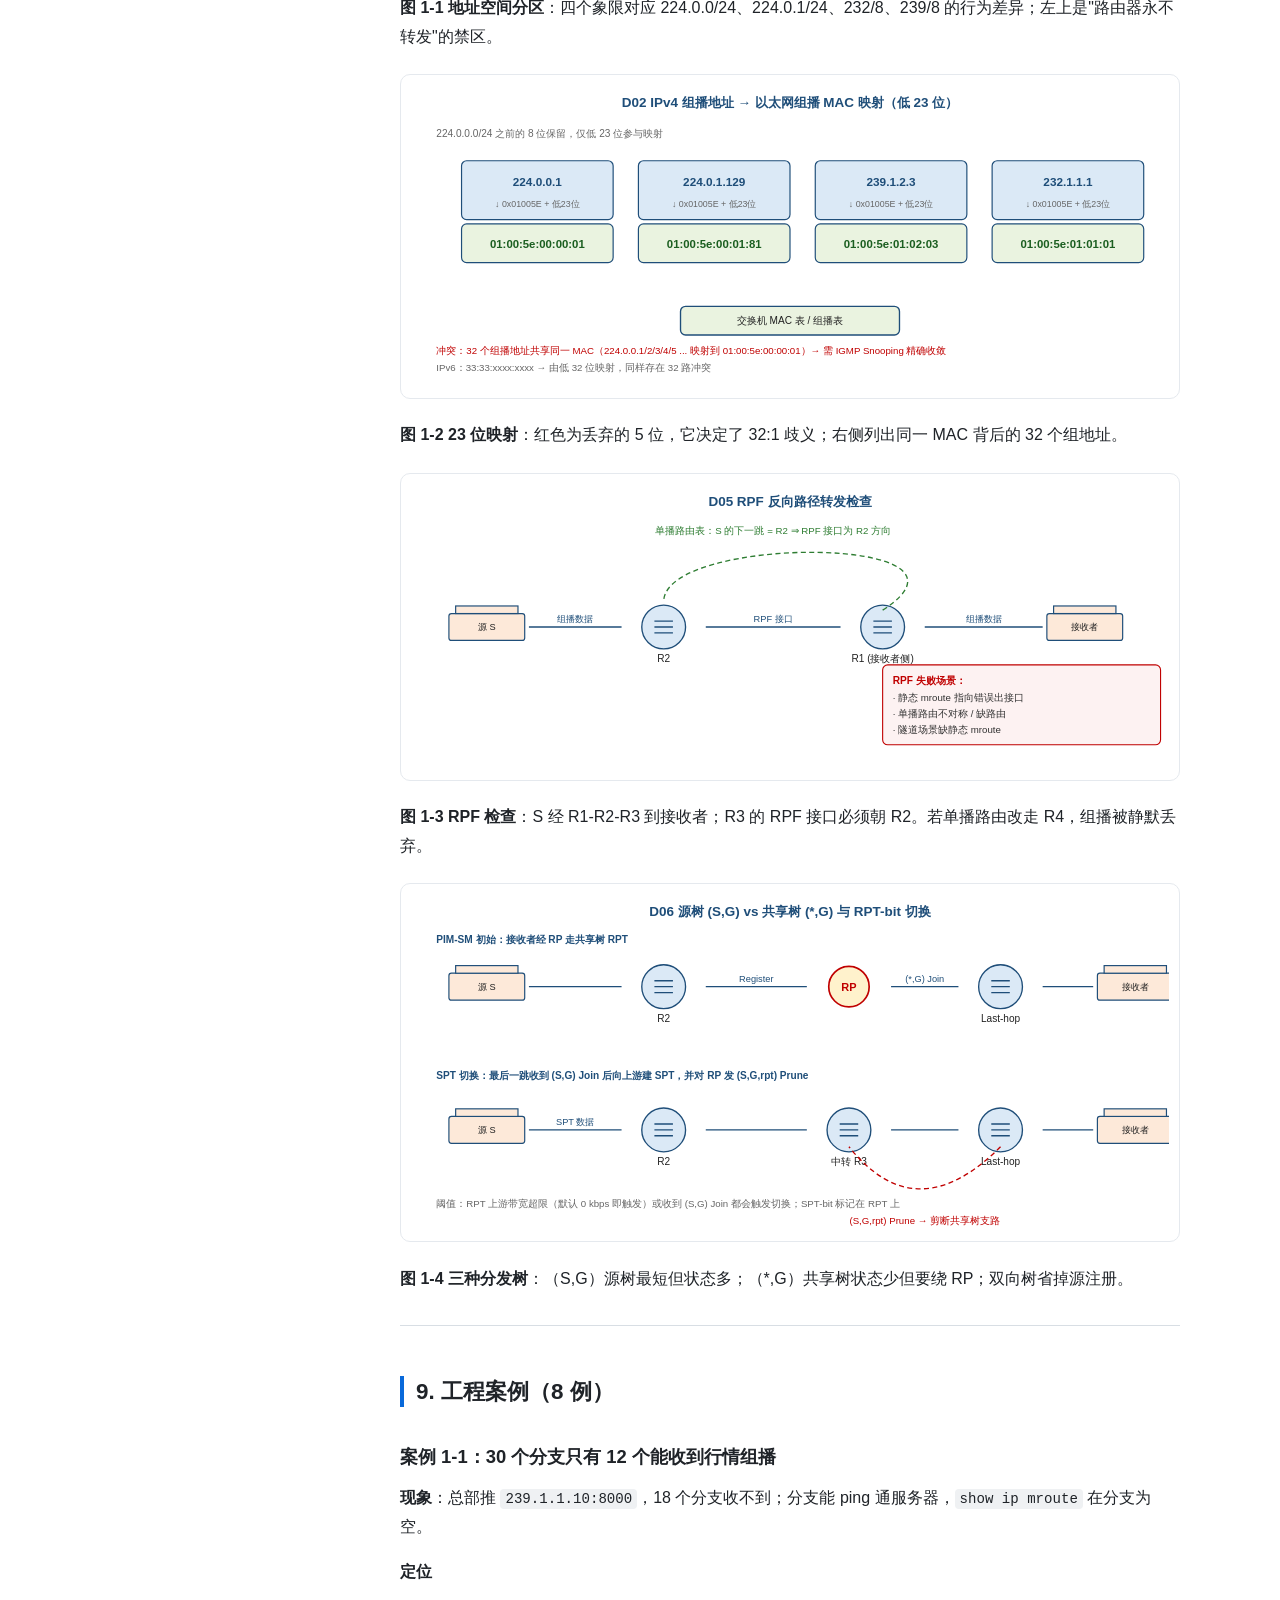
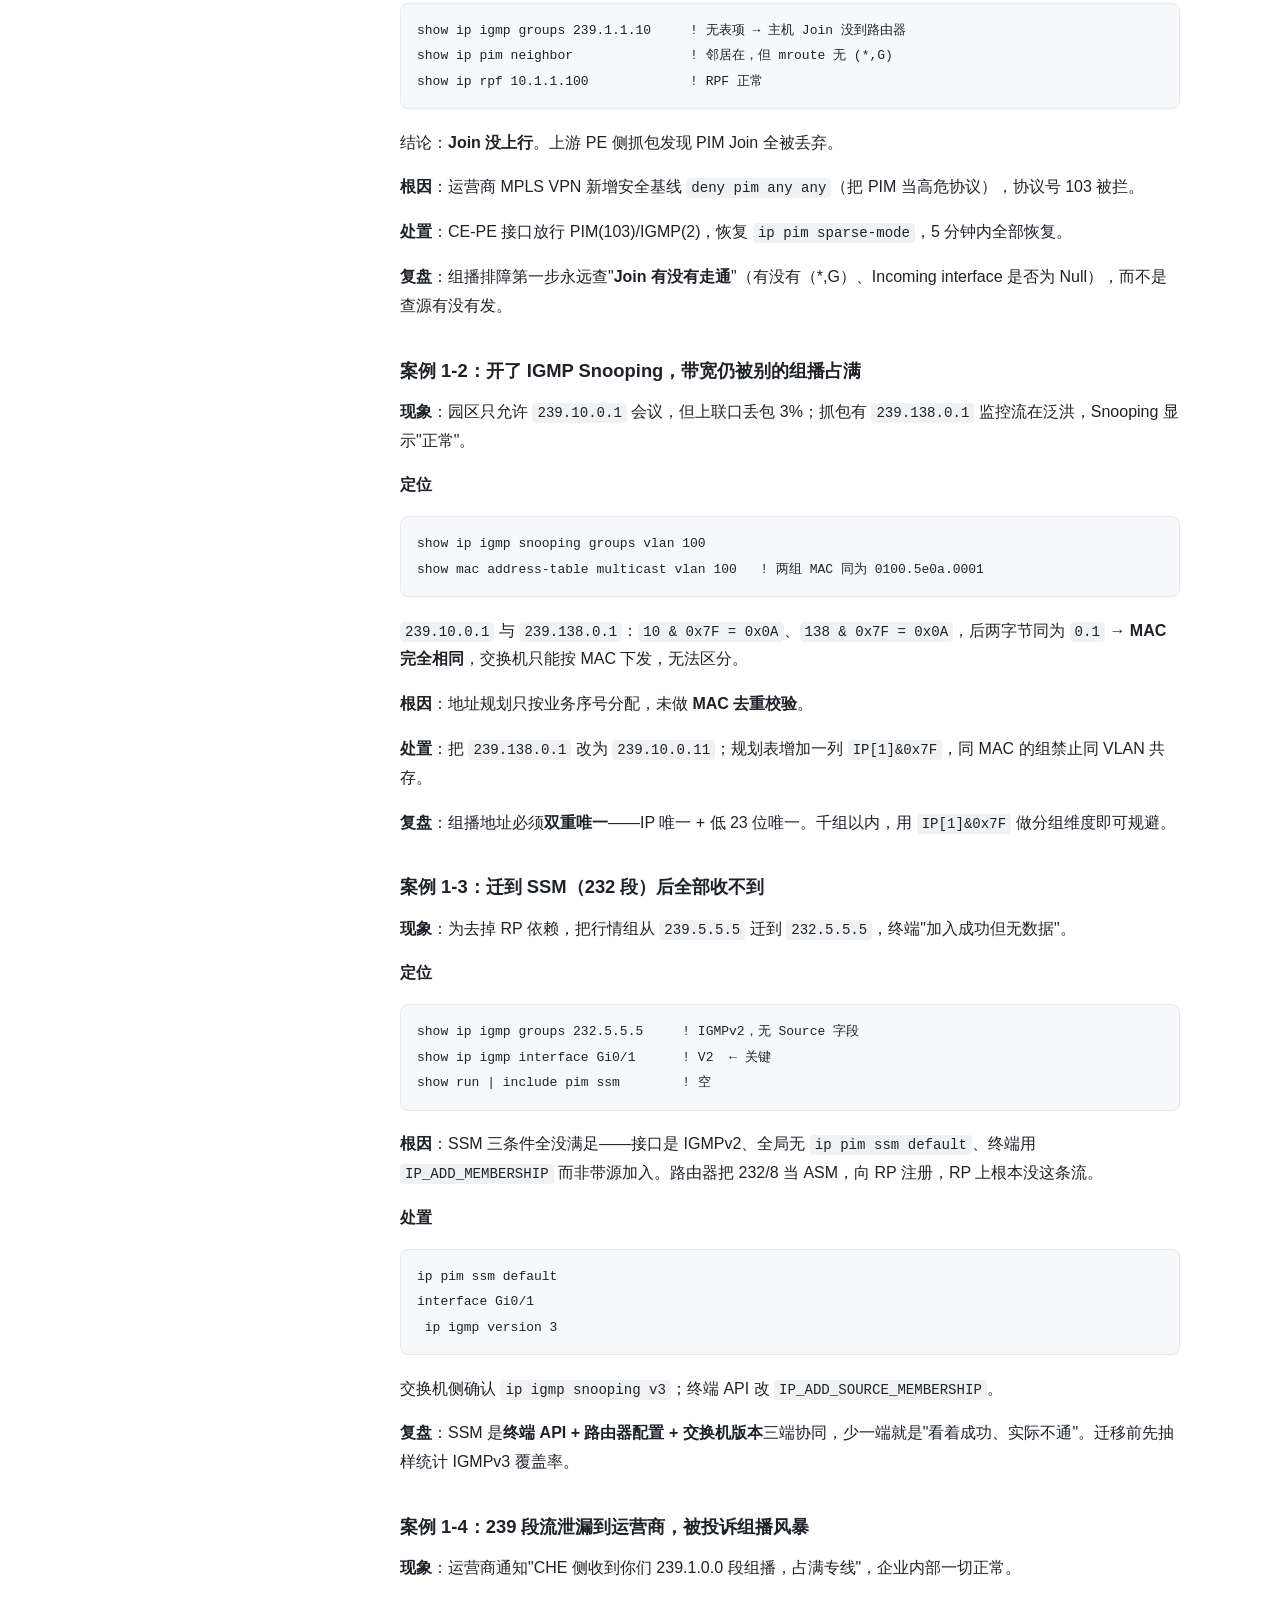
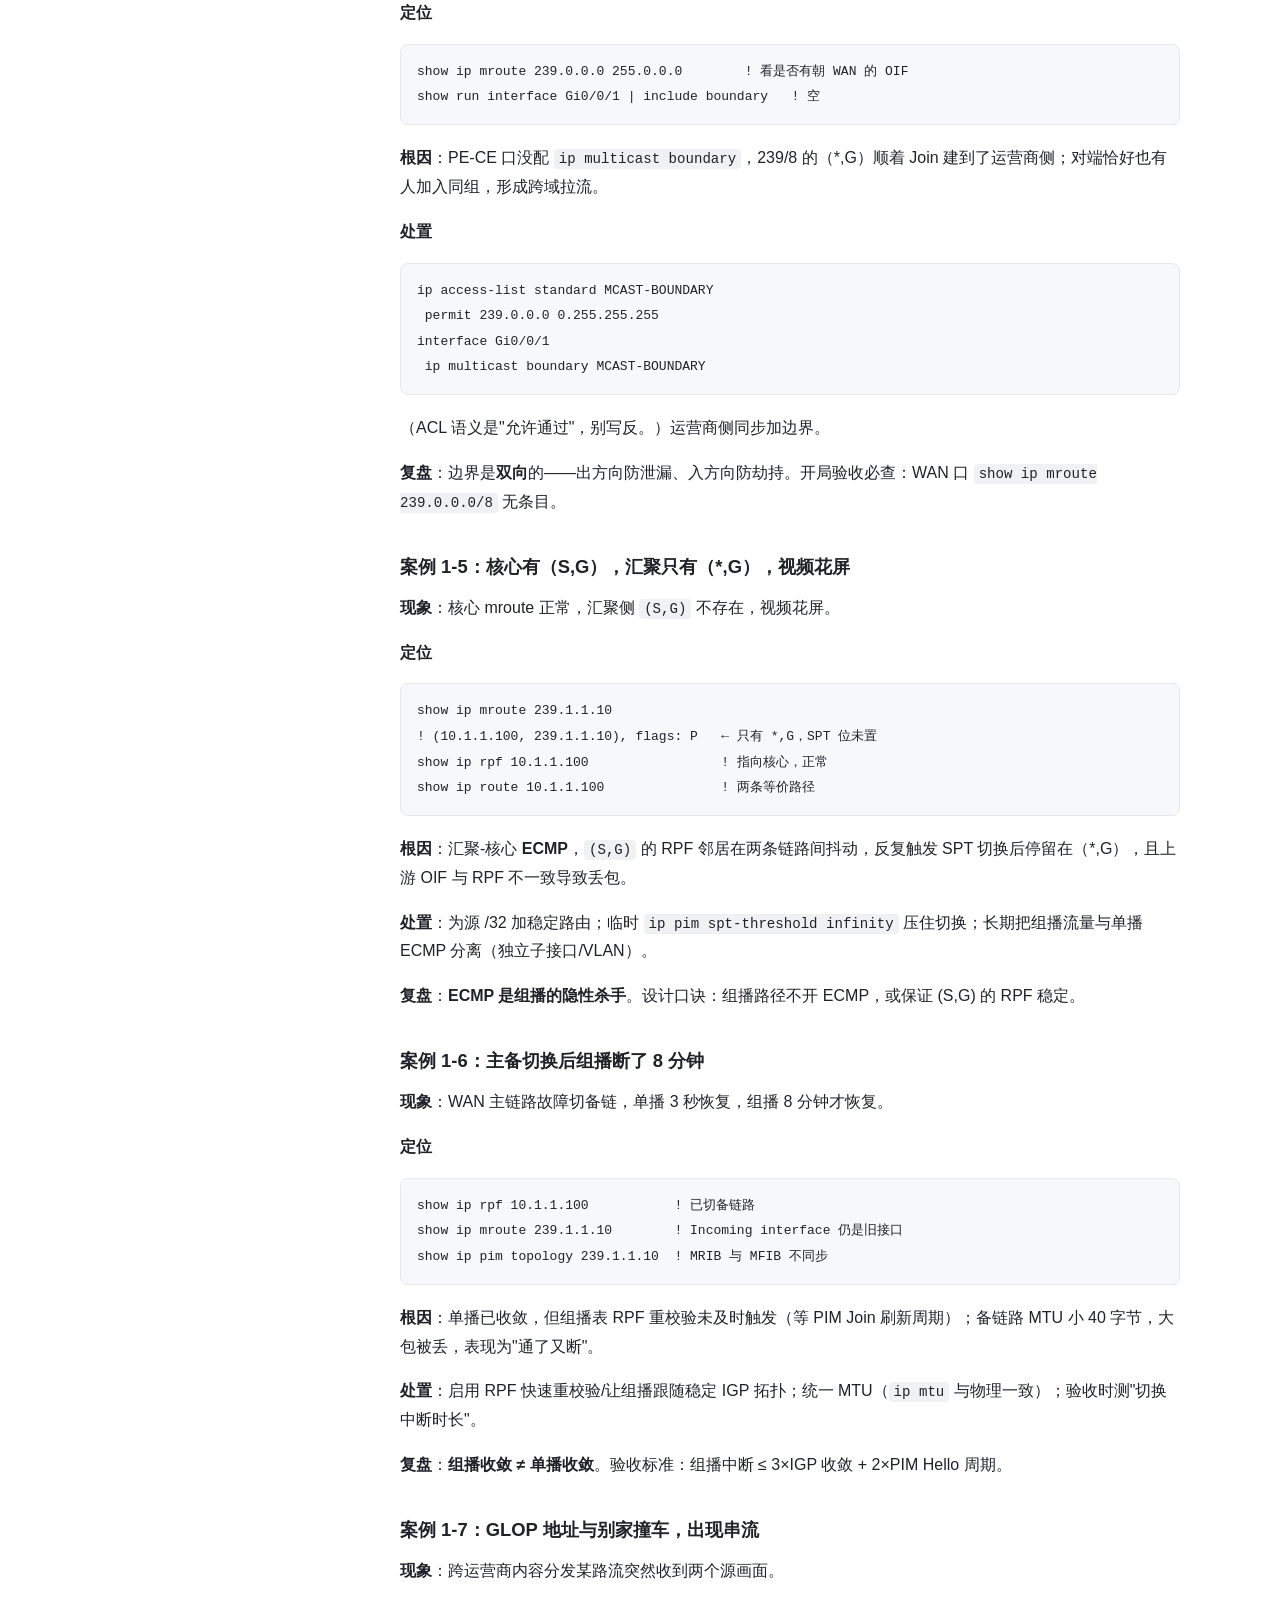
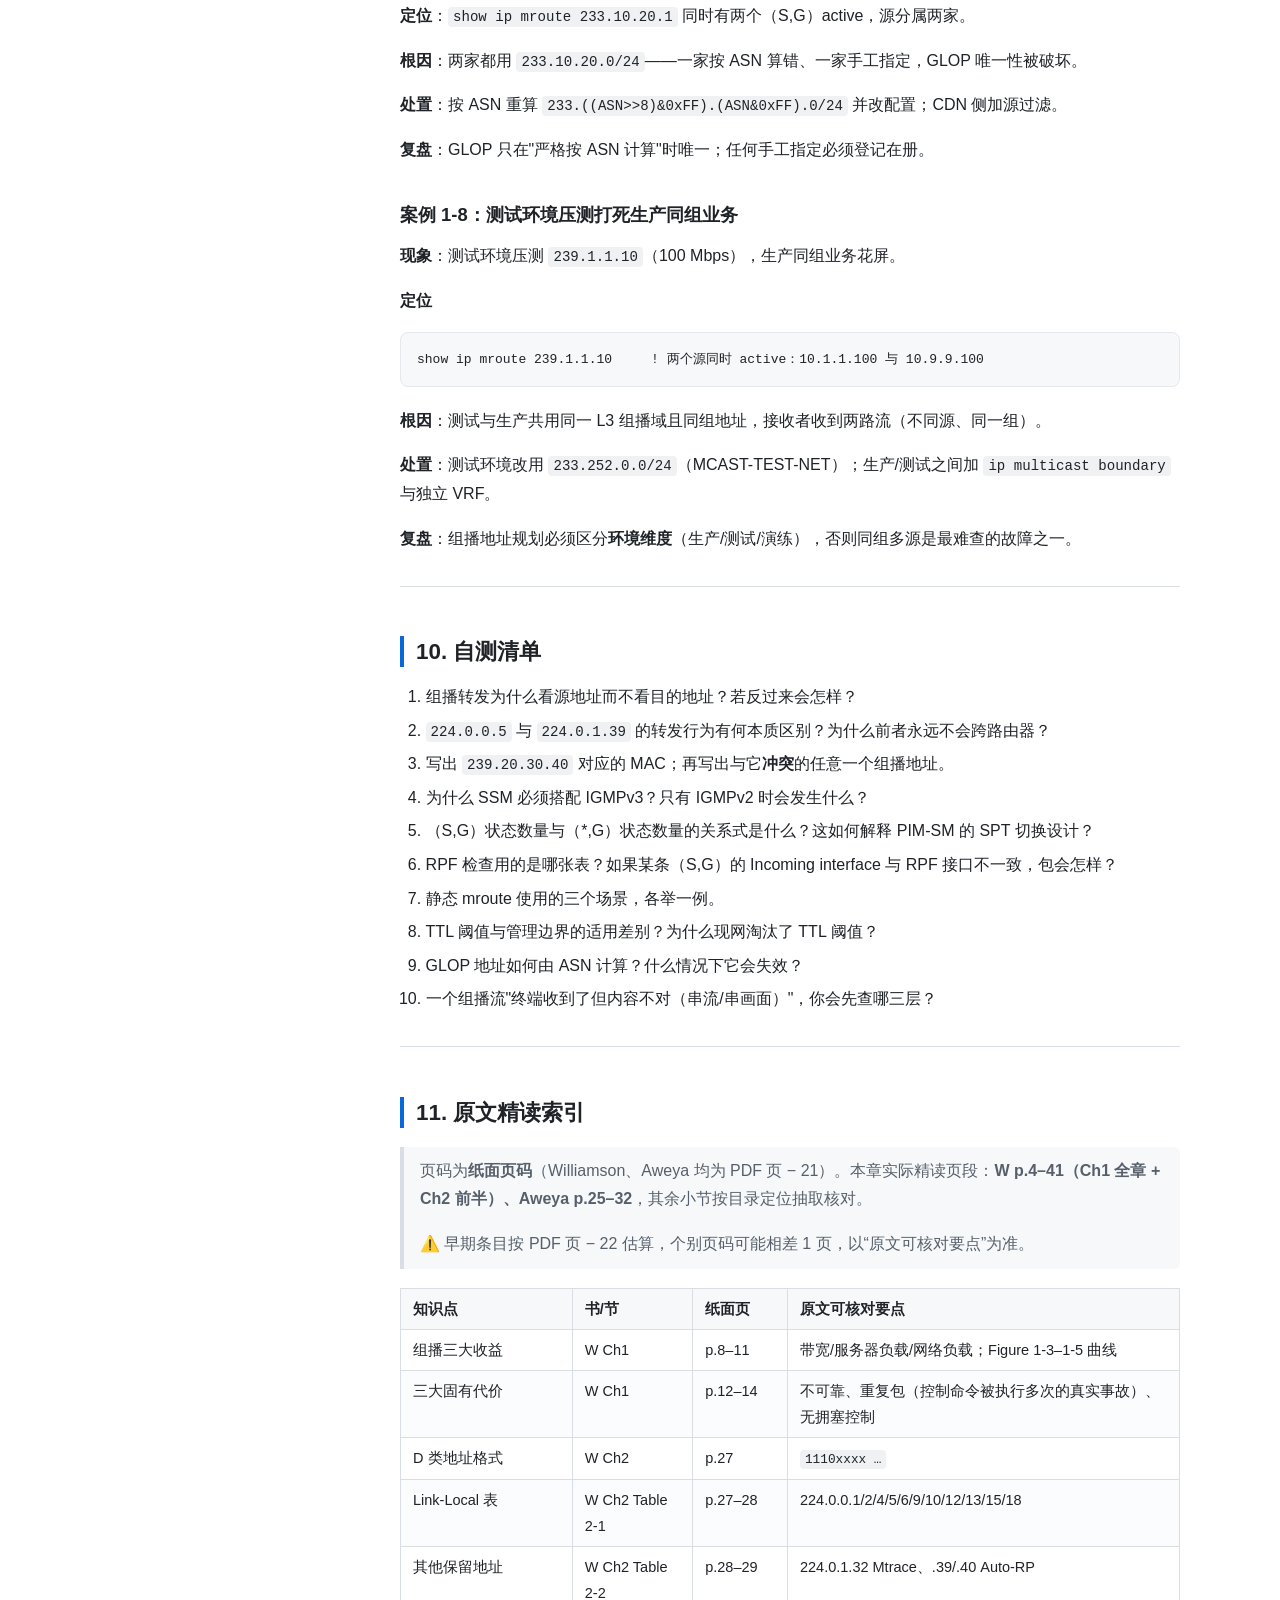
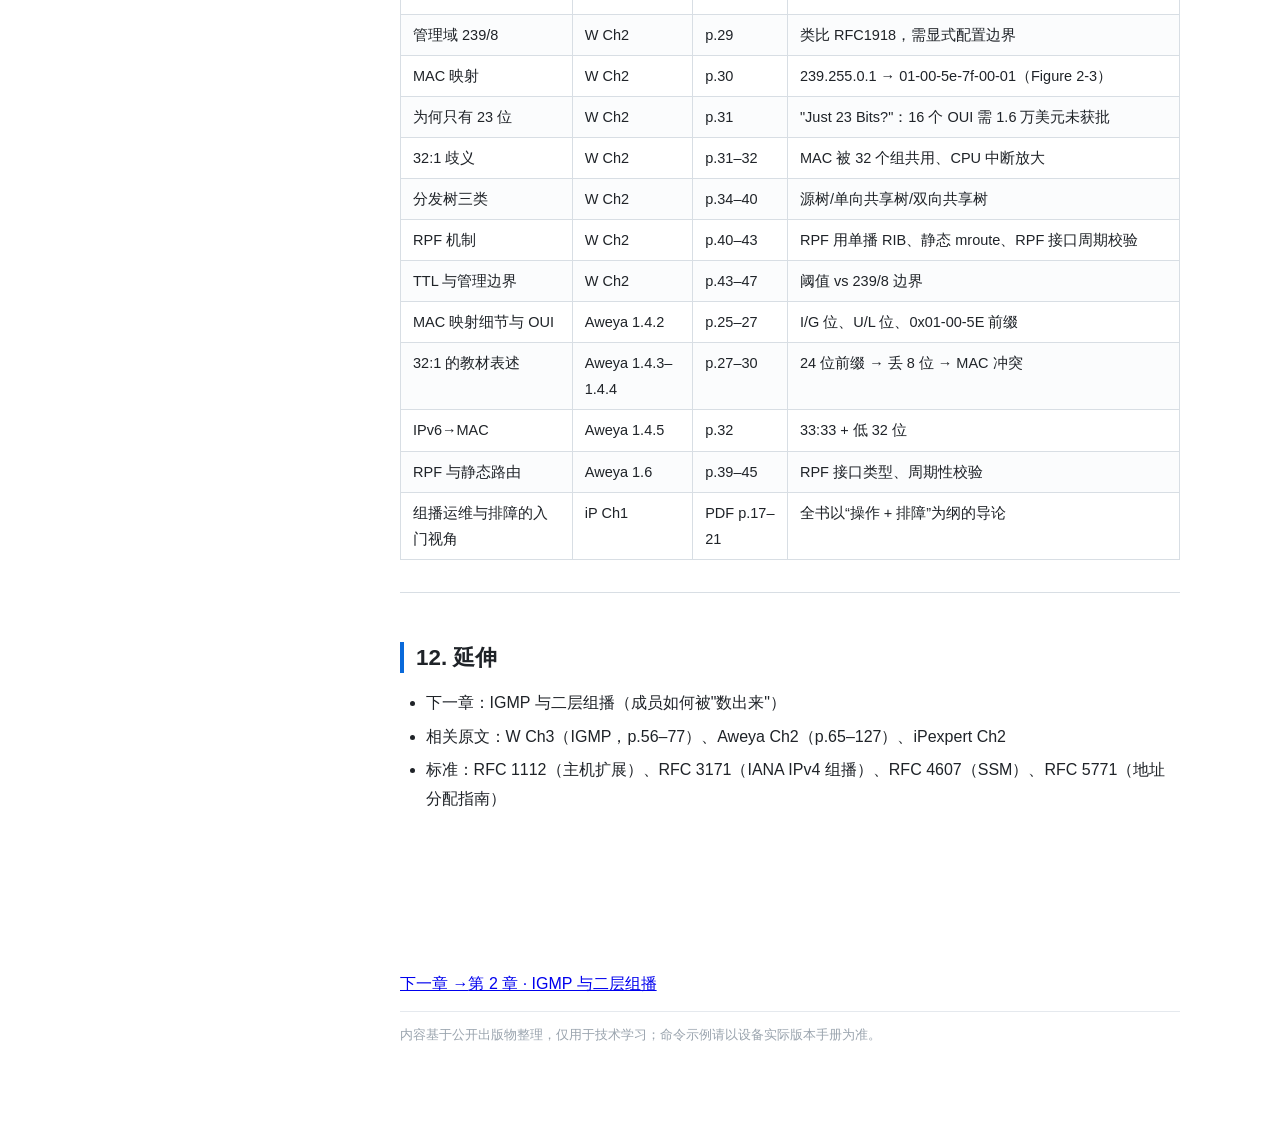
<file: chapters/ch01-basics.html>
<!DOCTYPE html>
<html lang="zh-CN">
<head>
<meta charset="utf-8">
<meta name="viewport" content="width=device-width, initial-scale=1">
<title>第 1 章 · 基础模型与地址体系 · IP 组播学习路线</title>
<meta name="description" content="IP 组播学习路线：四阶段十二章精读笔记，96 个生产案例，16 张 SVG 拓扑图。">
<link rel="icon" href="data:image/svg+xml,<svg xmlns='http://www.w3.org/2000/svg' viewBox='0 0 32 32'><rect width='32' height='32' rx='6' fill='%230969da'/><circle cx='16' cy='16' r='4' fill='white'/><circle cx='16' cy='6' r='2.6' fill='white'/><circle cx='25' cy='21' r='2.6' fill='white'/><circle cx='7' cy='21' r='2.6' fill='white'/><path d='M16 10.6V8.6M18.9 17.6l3.4 2M13.1 17.6l-3.4 2' stroke='white' stroke-width='1.6'/></svg>">
<link rel="stylesheet" href="../assets/css/site.css">
<script>
/* 尽早写入主题，避免刷新时闪白 */
(function () {
  var saved = null;
  try { saved = localStorage.getItem('mc-theme'); } catch (e) {}
  var dark = window.matchMedia && window.matchMedia('(prefers-color-scheme: dark)').matches;
  document.documentElement.setAttribute('data-theme', saved || (dark ? 'dark' : 'light'));
})();
</script>
</head>
<body>
<div class="progress" id="progress"></div>
<input type="checkbox" id="nav-toggle" hidden>
<label for="nav-toggle" class="nav-toggle-btn">☰ 目录</label>

<button type="button" class="theme-toggle floating" data-theme-toggle aria-label="切换深色/浅色主题" title="切换深色/浅色主题">
  <span class="theme-icon" aria-hidden="true">◐</span><span class="theme-text">深色</span>
</button>

<aside class="sidebar">
  <div class="brand">
    <div class="brand-row">
      <a href="../index.html">IP 组播学习路线<span>精读笔记 · 四阶段十二章</span></a>
      <button type="button" class="theme-toggle" data-theme-toggle aria-label="切换深色/浅色主题" title="切换深色/浅色主题">
        <span class="theme-icon" aria-hidden="true">◐</span><span class="theme-text">深色</span>
      </button>
    </div>
    <div class="search-wrap">
      <input type="search" id="nav-search" placeholder="搜索章节…" autocomplete="off" aria-label="搜索章节">
    </div>
  </div>

  <nav class="nav">
    <details class="group" id="page-toc-group" open>
      <summary>本页目录</summary>
      <ul class="toc" id="toc-list"></ul>
    </details>

    <details class="group" id="home-group" open>
      <summary>首页</summary>
      <ul><li><a href="../index.html" data-path="index.html">学习路线总览</a></li></ul>
    </details>
    <details class="group part" data-part="阶段一" open>
      <summary>阶段一 · 地基</summary>
      <ul>
        <li><a href="../chapters/ch01-basics.html" data-path="chapters/ch01-basics.html" active>第 1 章 · 基础模型与地址体系</a></li>
        <li><a href="../chapters/ch02-igmp-l2.html" data-path="chapters/ch02-igmp-l2.html">第 2 章 · IGMP 与二层组播</a></li>
      </ul>
    </details>
    <details class="group part" data-part="阶段二" open>
      <summary>阶段二 · 协议核心</summary>
      <ul>
        <li><a href="../chapters/ch03-rpf-pim-basics.html" data-path="chapters/ch03-rpf-pim-basics.html">第 3 章 · RPF 与 PIM 通用机制</a></li>
        <li><a href="../chapters/ch04-pim-dm.html" data-path="chapters/ch04-pim-dm.html">第 4 章 · PIM-DM 与 PIM-SDM</a></li>
        <li><a href="../chapters/ch05-pim-sm-rp.html" data-path="chapters/ch05-pim-sm-rp.html">第 5 章 · PIM-SM 与 RP 发现</a></li>
        <li><a href="../chapters/ch06-ssm-bidir.html" data-path="chapters/ch06-ssm-bidir.html">第 6 章 · SSM 与 BIDIR-PIM</a></li>
      </ul>
    </details>
    <details class="group part" data-part="阶段三" open>
      <summary>阶段三 · 域间与规模化</summary>
      <ul>
        <li><a href="../chapters/ch07-msdp-mbgp.html" data-path="chapters/ch07-msdp-mbgp.html">第 7 章 · MSDP 与 MBGP 域间组播</a></li>
        <li><a href="../chapters/ch08-mvpn-scale.html" data-path="chapters/ch08-mvpn-scale.html">第 8 章 · MVPN / mLDP / BIER</a></li>
      </ul>
    </details>
    <details class="group part" data-part="阶段四" open>
      <summary>阶段四 · 场景实战</summary>
      <ul>
        <li><a href="../chapters/ch09-datacenter-cloud.html" data-path="chapters/ch09-datacenter-cloud.html">第 9 章 · 数据中心与云中的组播</a></li>
        <li><a href="../chapters/ch10-ipv6-multicast.html" data-path="chapters/ch10-ipv6-multicast.html">第 10 章 · IPv6 组播</a></li>
        <li><a href="../chapters/ch11-security.html" data-path="chapters/ch11-security.html">第 11 章 · 组播安全与过滤</a></li>
        <li><a href="../chapters/ch12-troubleshooting.html" data-path="chapters/ch12-troubleshooting.html">第 12 章 · 排障方法论</a></li>
      </ul>
    </details>
  </nav>
</aside>

<label for="nav-toggle" class="backdrop"></label>

<main class="main">
  <article class="content">
<h1 id="1">第 1 章 组播基础模型、地址体系与分发树</h1>
<blockquote>
<p>精读来源：<strong>Williamson Ch1–Ch2（纸面 p.4–55）</strong>、<strong>Aweya Ch1.1–1.7（纸面 p.1–45）</strong>
本章解决的问题：一个组播包凭什么能被"该收到的人收到、不该收到的人收不到"。</p>
</blockquote>
<h2 id="_1">学习目标</h2>
<ol>
<li>用一句话说清组播与单播/广播/Anycast 的<strong>转发决策差别</strong>（看目的地址 vs 看源地址）；</li>
<li>不查资料写出 IPv4 组播的 5 个特殊段（224.0.0.0/24、224.0.1.0/24、233/8、232/8、239/8）及其行为；</li>
<li>手算任意组播地址的 MAC，并解释 <strong>32:1 歧义</strong>会造成什么现网故障；</li>
<li>画出源树/单向共享树/双向共享树，说明（S,G）与（*,G）状态与适用场景；</li>
<li>解释 RPF 为什么用"源地址 + 单播路由表"，以及 RPF 失败的四类成因；</li>
<li>说清 TTL 阈值与管理边界（239/8）的区别和现网落点。</li>
</ol>
<hr />
<h2 id="1_1">1. 四种通信模型：区别只在"转发决策的依据"</h2>
<p>Williamson Ch1 用 ACME 网络电台案例给出组播的三个收益（p.8–11）：<strong>带宽</strong>（8 kbps 音频，单播随用户数线性增长，组播恒定）、<strong>服务器负载</strong>（单播每客户端一条流）、<strong>网络负载</strong>（首跳路由器复制，比多流省）。</p>
<p>更要记住三个<strong>固有代价</strong>（p.12–14），它们决定了组播应用必须自带的能力：</p>
<table>
<thead>
<tr>
<th>代价</th>
<th>原文要点</th>
<th>工程含义</th>
</tr>
</thead>
<tbody>
<tr>
<td><strong>不可靠</strong></td>
<td>"IP multicast, like IP unicast, is inherently unreliable"，走 UDP，无重传</td>
<td>应用层必须容忍丢包（FEC/重传请求/关键帧刷新）</td>
</tr>
<tr>
<td><strong>重复包</strong></td>
<td>收敛期冗余路径产生副本，"routers intentionally send copies out multiple interfaces"</td>
<td>应用必须<strong>幂等</strong>。书中记录真实事故：某政府机构用组播下发控制命令未做去重，命令被<strong>执行多次</strong>（p.13 NOTE）</td>
</tr>
<tr>
<td><strong>无拥塞控制</strong></td>
<td>组播无法用 TCP，"no built-in congestion avoidance mechanism"</td>
<td>500 kbps 视频误加入 256 kbps 专线直接打死链路（p.14 Figure 1-6），必须限速+边界</td>
</tr>
</tbody>
</table>
<p>四种模型的转发依据：</p>
<table>
<thead>
<tr>
<th>模型</th>
<th>目的地址</th>
<th>转发决策依据</th>
<th>谁复制</th>
</tr>
</thead>
<tbody>
<tr>
<td>单播</td>
<td>单个主机</td>
<td><strong>目的</strong>地址查单播 RIB</td>
<td>沿途每跳各自转发一份</td>
</tr>
<tr>
<td>广播</td>
<td>子网广播地址</td>
<td>出所有同广播域端口，<strong>路由器不转发</strong></td>
<td>L2 交换机泛洪</td>
</tr>
<tr>
<td><strong>组播</strong></td>
<td>D 类组地址</td>
<td><strong>源</strong>地址做 RPF + 组播路由表决定出接口</td>
<td>分叉点路由器复制</td>
</tr>
<tr>
<td>Anycast</td>
<td>一组主机共享地址</td>
<td>目的地址查 RIB，就近一台</td>
<td>不复制（本质单播）</td>
</tr>
</tbody>
</table>
<blockquote>
<p><strong>一句话</strong>：单播"往哪送"看目的，组播"从哪来"看源——这就是 RPF 的全部由来。</p>
</blockquote>
<hr />
<h2 id="2-ipv4">2. IPv4 组播地址体系（背下来）</h2>
<p>D 类格式 <code>1110xxxx</code>（原文 p.27），范围 <strong>224.0.0.0 – 239.255.255.255</strong>。真正要背的是<strong>分段行为</strong>：</p>
<table>
<thead>
<tr>
<th>网段</th>
<th>名称</th>
<th>行为</th>
<th>现网用途</th>
</tr>
</thead>
<tbody>
<tr>
<td>224.0.0.0/24</td>
<td><strong>Link-Local</strong></td>
<td><strong>路由器永不转发</strong>，与 TTL 无关（原文："not forwarded by IP routers regardless of their TTL values"，p.27）</td>
<td>协议保活（IGMP/PIM/OSPF）</td>
</tr>
<tr>
<td>224.0.1.0/24</td>
<td>Internetwork Control</td>
<td>可转发</td>
<td>跨跳协议（NTP、Auto-RP 224.0.1.39/40）</td>
</tr>
<tr>
<td>232.0.0.0/8</td>
<td><strong>SSM</strong></td>
<td>必须 IGMPv3 + 指定源</td>
<td>视频分发、行情推送</td>
</tr>
<tr>
<td>233.0.0.0/8</td>
<td><strong>GLOP</strong>/静态分配</td>
<td>按 ASN 编码，全球唯一</td>
<td>跨域会议、内容分发</td>
</tr>
<tr>
<td>233.252.0.0/24</td>
<td>MCAST-TEST-NET（RFC 5771）</td>
<td>文档/实验专用</td>
<td>写文档、做实验</td>
</tr>
<tr>
<td>239.0.0.0/8</td>
<td><strong>Administratively Scoped</strong></td>
<td>默认不跨域，需显式边界</td>
<td>企业内部一切业务</td>
</tr>
</tbody>
</table>
<p><strong>Williamson Table 2-1 原文（link-local 段，p.27–28）</strong>——排障字典，看到 224.0.0.x 就知道是谁：</p>
<table>
<thead>
<tr>
<th>地址</th>
<th>用途</th>
<th>地址</th>
<th>用途</th>
</tr>
</thead>
<tbody>
<tr>
<td>224.0.0.1</td>
<td>All Hosts（IGMP 查询目标）</td>
<td>224.0.0.9</td>
<td>RIP2 Routers</td>
</tr>
<tr>
<td>224.0.0.2</td>
<td><strong>All Multicast Routers</strong></td>
<td>224.0.0.10</td>
<td>IGRP Routers</td>
</tr>
<tr>
<td>224.0.0.4</td>
<td>DVMRP Routers</td>
<td>224.0.0.12</td>
<td>DHCP Server/Relay</td>
</tr>
<tr>
<td>224.0.0.5</td>
<td>OSPF All Routers</td>
<td>224.0.0.13</td>
<td><strong>All PIM Routers</strong>（PIM Hello）</td>
</tr>
<tr>
<td>224.0.0.6</td>
<td>OSPF DR</td>
<td>224.0.0.15</td>
<td>All CBT Routers</td>
</tr>
<tr>
<td>224.0.0.7 / .8</td>
<td>ST Routers / Hosts</td>
<td>224.0.0.18</td>
<td>VRRP</td>
</tr>
</tbody>
</table>
<p>Table 2-2（p.28–29）高频项：<strong>224.0.1.39 Cisco-RP-Announce / 224.0.1.40 Cisco-RP-Discovery</strong>（Auto-RP）、<strong>224.0.1.32 Mtrace</strong>。</p>
<h3 id="21-glop-asn">2.1 GLOP：用 ASN 自己算</h3>
<p><code>233.&lt;X&gt;.&lt;Y&gt;.&lt;host&gt;</code>，X.Y 为 16 位 ASN 的两个字节：</p>
<div class="codehilite"><pre><span></span><code>ASN 65001 = 0xFD E9 → 233.253.233.0/24
ASN 64512 = 0xFC 00 → 233.252.0.0/24   ← 与 MCAST-TEST-NET 冲突，禁用
</code></pre></div>

<h3 id="22-ssm-2328">2.2 SSM 段（232/8）的两个硬约束</h3>
<ul>
<li>路由器侧 <code>ip pim ssm default</code>（或指定 range），接口跑 <strong>IGMPv3</strong>；</li>
<li>应用侧 API 必须"带源加入"（<code>IP_ADD_SOURCE_MEMBERSHIP</code>）。</li>
</ul>
<p>只做地址规划、不做这两件事 = "配了 SSM 但收不到"（案例 1-3）。</p>
<h3 id="23-ipv6-aweya-145">2.3 IPv6 对照（Aweya 1.4.5）</h3>
<p><code>FF00::/8</code>，格式 <code>FF&lt;flags&gt;&lt;scope&gt;:...</code>：</p>
<table>
<thead>
<tr>
<th>scope</th>
<th>含义</th>
<th>对应 IPv4</th>
</tr>
</thead>
<tbody>
<tr>
<td>2</td>
<td>Link-Local</td>
<td>224.0.0.0/24</td>
</tr>
<tr>
<td>5</td>
<td>Site-Local</td>
<td>239/8（类似）</td>
</tr>
<tr>
<td>8</td>
<td>Organization-Local</td>
<td>—</td>
</tr>
<tr>
<td>E</td>
<td>Global</td>
<td>GLOP/公网</td>
</tr>
</tbody>
</table>
<p>常用：<code>FF02::1</code> 全节点、<code>FF02::2</code> 全路由器、<code>FF02::5/6</code> OSPFv3、<code>FF02::D</code> PIM、<code>FF02::16</code> MLDv2 报告、<code>FF3x::/32</code> SSM。</p>
<hr />
<h2 id="3-23">3. 二层映射：为什么只有 23 位</h2>
<h3 id="31">3.1 算法</h3>
<p>取组播地址<strong>低 23 位</strong>，前拼 <code>01:00:5E</code>：</p>
<div class="codehilite"><pre><span></span><code>239.255.0.1
  1110 1111 . 1111 1111 . 0000 0000 . 0000 0001
  取低 23 位：      0 1111 1111 . 0000 0000 . 0000 0001
→ 01:00:5E:7F:00:01     （原文 p.30 Figure 2-3 实例）
</code></pre></div>

<p>实用公式：</p>
<div class="codehilite"><pre><span></span><code>MAC = 01:00:5E:(IP[1] &amp; 0x7F):IP[2]:IP[3]
232.1.1.1 → 01:00:5E:01:01:01
224.1.1.1 → 01:00:5E:01:01:01   ← 完全相同
</code></pre></div>

<h3 id="32-321">3.2 32:1 歧义</h3>
<p>丢 5 位 = <strong>32 倍</strong>（原文："this results in 2^5 or 32:1 address ambiguity"，p.31）。所以 <strong><code>224.1.1.1</code>、<code>232.1.1.1</code> 等 32 个组播地址共用同一个 MAC</strong>。</p>
<p>后果链：网卡按 MAC 过滤 → CPU 收到不属于自己的组播 → IP 层再滤一次（耗 CPU）→ 若交换机 ACL/流表按 MAC 下发，会把别的组一起放进来（占带宽，案例 1-2）。</p>
<blockquote>
<p><strong>为什么当年不一对一映射？</strong> 书中 p.31 "Just 23 Bits?" 记录：Steve Deering 想买 16 个连续 OUI（28 位）做一一映射，但一个 OUI 要 1000 美元，他的经理 Jon Postel 无法批这 16000 美元预算，只买了 1 个 OUI、给了半个（23 位）。<strong>今天的 32:1 麻烦，源于当年省下的 15000 美元。</strong></p>
</blockquote>
<h3 id="33-ipv6-mac">3.3 IPv6 → MAC</h3>
<p>用 <code>33:33</code> + 地址<strong>低 32 位</strong>，128 位压到 32 位，歧义更大，但 IPv6 靠 MLDv2 源过滤在 L3 收敛。</p>
<hr />
<h2 id="4">4. 分发树</h2>
<table>
<thead>
<tr>
<th>类型</th>
<th>状态</th>
<th>路径</th>
<th>优点</th>
<th>缺点</th>
</tr>
</thead>
<tbody>
<tr>
<td><strong>源树 SPT</strong></td>
<td>（S,G）</td>
<td>源到每个接收者最短路</td>
<td>时延最优</td>
<td>状态数 = 源×组</td>
</tr>
<tr>
<td><strong>单向共享树 RPT</strong></td>
<td>（*,G）</td>
<td>源→RP→接收者</td>
<td>状态少（每组一棵）</td>
<td>路径次优，RP 是瓶颈/单点</td>
</tr>
<tr>
<td><strong>双向共享树</strong></td>
<td>（*,G）双向</td>
<td>数据沿树双向流动，<strong>无需源注册</strong></td>
<td>无 SPT 切换、无源注册</td>
<td>仅 ASM，不能切 SPT</td>
</tr>
</tbody>
</table>
<p>Williamson 的关键论断（p.34–40）：源树条目数 = 源数 × 组数，共享树只有组数——这就是 PIM-SM 先 RPT、再按需切 SPT 的原因（第 5 章展开）。</p>
<hr />
<h2 id="5-rpf">5. RPF：组播的"方向盘"</h2>
<p>每收到一个组播包，三步：</p>
<ol>
<li>查<strong>源地址</strong>的单播路由 → 得到 RPF 接口；</li>
<li>包从 RPF 接口进来 → 通过；否则 <strong>丢弃</strong>（防环）；</li>
<li>通过后查 mroute，按 OIF 列表复制转发。</li>
</ol>
<p>四类 RPF 失败（第 3 章细讲）：</p>
<table>
<thead>
<tr>
<th>类型</th>
<th>现象</th>
<th>典型根因</th>
</tr>
</thead>
<tbody>
<tr>
<td>路由不对称</td>
<td>组播能到、单播回程走另路</td>
<td>双出口、策略路由、主备</td>
</tr>
<tr>
<td>隧道</td>
<td>组播进得来、RPF 指向物理口</td>
<td>GRE/IPsec 隧道、MVPN</td>
</tr>
<tr>
<td>缺省路由</td>
<td>源在 <code>0.0.0.0/0</code> 后面</td>
<td>缺 <code>ip mroute</code></td>
</tr>
<tr>
<td>等价多路径</td>
<td>时通时不通</td>
<td>ECMP 把 (S,G) 打散</td>
</tr>
</tbody>
</table>
<p>原文要点（W p.41–42）：RPF 用的是<strong>单播路由表</strong>而非组播表；mroute 的出接口列表与 RPF 接口相互独立——"mroute 的 in 接口错了"与"单播路由变了"是两类完全不同的故障。</p>
<hr />
<h2 id="6-ttl">6. TTL 阈值与管理边界：两种"圈"</h2>
<table>
<thead>
<tr>
<th>手段</th>
<th>机制</th>
<th>粒度</th>
<th>失效场景</th>
</tr>
</thead>
<tbody>
<tr>
<td><strong>TTL 阈值</strong></td>
<td>接口/组设 <code>threshold</code>，TTL 小于阈值不转发</td>
<td>跳数</td>
<td>全域一刀切，无法按业务区分（已基本淘汰）</td>
</tr>
<tr>
<td><strong>管理边界</strong>（239/8）</td>
<td>边界接口 <code>ip multicast boundary &lt;acl&gt;</code></td>
<td>地址段</td>
<td>忘配 = 泄漏到邻居/运营商（案例 1-4）</td>
</tr>
</tbody>
</table>
<p>二者互补：TTL 管"跑多远"，边界管"往哪跑"。现网主流 = <strong>地址规划 + 边界</strong>；TTL 阈值只在老网遗留。</p>
<hr />
<h2 id="7">7. 组播路由协议分类（选型起点）</h2>
<table>
<thead>
<tr>
<th>类别</th>
<th>代表</th>
<th>建树方式</th>
<th>适用</th>
</tr>
</thead>
<tbody>
<tr>
<td>密集模式（推）</td>
<td>DVMRP、PIM-DM、MOSPF</td>
<td>先泛洪再剪枝</td>
<td>成员密集、带宽充裕（几乎绝迹）</td>
</tr>
<tr>
<td>稀疏模式（拉）</td>
<td>PIM-SM、BIDIR-PIM、CBT</td>
<td>显式 Join 上行</td>
<td>成员稀疏、跨广域（现网默认）</td>
</tr>
<tr>
<td>链路状态</td>
<td>MOSPF</td>
<td>用 LSDB 算树</td>
<td>已淘汰</td>
</tr>
</tbody>
</table>
<hr />
<h2 id="8">8. 拓扑图</h2>
<p><img alt="组播地址空间与作用域分区" src="../diagrams/d01-address-scope.svg" /></p>
<p><strong>图 1-1 地址空间分区</strong>：四个象限对应 224.0.0/24、224.0.1/24、232/8、239/8 的行为差异；左上是"路由器永不转发"的禁区。</p>
<p><img alt="IPv4 组播地址到 MAC 地址的 23 位映射" src="../diagrams/d02-mac-mapping.svg" /></p>
<p><strong>图 1-2 23 位映射</strong>：红色为丢弃的 5 位，它决定了 32:1 歧义；右侧列出同一 MAC 背后的 32 个组地址。</p>
<p><img alt="RPF 检查与 RPF 失败的四种形态" src="../diagrams/d05-rpf.svg" /></p>
<p><strong>图 1-3 RPF 检查</strong>：S 经 R1-R2-R3 到接收者；R3 的 RPF 接口必须朝 R2。若单播路由改走 R4，组播被静默丢弃。</p>
<p><img alt="源树、单向共享树与双向共享树" src="../diagrams/d06-trees.svg" /></p>
<p><strong>图 1-4 三种分发树</strong>：（S,G）源树最短但状态多；（*,G）共享树状态少但要绕 RP；双向树省掉源注册。</p>
<hr />
<h2 id="9-8">9. 工程案例（8 例）</h2>
<h3 id="1-130-12">案例 1-1：30 个分支只有 12 个能收到行情组播</h3>
<p><strong>现象</strong>：总部推 <code>239.1.1.10:8000</code>，18 个分支收不到；分支能 ping 通服务器，<code>show ip mroute</code> 在分支为空。</p>
<p><strong>定位</strong></p>
<div class="codehilite"><pre><span></span><code>show ip igmp groups 239.1.1.10     ! 无表项 → 主机 Join 没到路由器
show ip pim neighbor               ! 邻居在，但 mroute 无 (*,G)
show ip rpf 10.1.1.100             ! RPF 正常
</code></pre></div>

<p>结论：<strong>Join 没上行</strong>。上游 PE 侧抓包发现 PIM Join 全被丢弃。</p>
<p><strong>根因</strong>：运营商 MPLS VPN 新增安全基线 <code>deny pim any any</code>（把 PIM 当高危协议），协议号 103 被拦。</p>
<p><strong>处置</strong>：CE-PE 接口放行 PIM(103)/IGMP(2)，恢复 <code>ip pim sparse-mode</code>，5 分钟内全部恢复。</p>
<p><strong>复盘</strong>：组播排障第一步永远查"<strong>Join 有没有走通</strong>"（有没有（*,G）、Incoming interface 是否为 Null），而不是查源有没有发。</p>
<h3 id="1-2-igmp-snooping">案例 1-2：开了 IGMP Snooping，带宽仍被别的组播占满</h3>
<p><strong>现象</strong>：园区只允许 <code>239.10.0.1</code> 会议，但上联口丢包 3%；抓包有 <code>239.138.0.1</code> 监控流在泛洪，Snooping 显示"正常"。</p>
<p><strong>定位</strong></p>
<div class="codehilite"><pre><span></span><code>show ip igmp snooping groups vlan 100
show mac address-table multicast vlan 100   ! 两组 MAC 同为 0100.5e0a.0001
</code></pre></div>

<p><code>239.10.0.1</code> 与 <code>239.138.0.1</code>：<code>10 &amp; 0x7F = 0x0A</code>、<code>138 &amp; 0x7F = 0x0A</code>，后两字节同为 <code>0.1</code> → <strong>MAC 完全相同</strong>，交换机只能按 MAC 下发，无法区分。</p>
<p><strong>根因</strong>：地址规划只按业务序号分配，未做 <strong>MAC 去重校验</strong>。</p>
<p><strong>处置</strong>：把 <code>239.138.0.1</code> 改为 <code>239.10.0.11</code>；规划表增加一列 <code>IP[1]&amp;0x7F</code>，同 MAC 的组禁止同 VLAN 共存。</p>
<p><strong>复盘</strong>：组播地址必须<strong>双重唯一</strong>——IP 唯一 + 低 23 位唯一。千组以内，用 <code>IP[1]&amp;0x7F</code> 做分组维度即可规避。</p>
<h3 id="1-3-ssm232">案例 1-3：迁到 SSM（232 段）后全部收不到</h3>
<p><strong>现象</strong>：为去掉 RP 依赖，把行情组从 <code>239.5.5.5</code> 迁到 <code>232.5.5.5</code>，终端"加入成功但无数据"。</p>
<p><strong>定位</strong></p>
<div class="codehilite"><pre><span></span><code>show ip igmp groups 232.5.5.5     ! IGMPv2，无 Source 字段
show ip igmp interface Gi0/1      ! V2  ← 关键
show run | include pim ssm        ! 空
</code></pre></div>

<p><strong>根因</strong>：SSM 三条件全没满足——接口是 IGMPv2、全局无 <code>ip pim ssm default</code>、终端用 <code>IP_ADD_MEMBERSHIP</code> 而非带源加入。路由器把 232/8 当 ASM，向 RP 注册，RP 上根本没这条流。</p>
<p><strong>处置</strong></p>
<div class="codehilite"><pre><span></span><code>ip pim ssm default
interface Gi0/1
 ip igmp version 3
</code></pre></div>

<p>交换机侧确认 <code>ip igmp snooping v3</code>；终端 API 改 <code>IP_ADD_SOURCE_MEMBERSHIP</code>。</p>
<p><strong>复盘</strong>：SSM 是<strong>终端 API + 路由器配置 + 交换机版本</strong>三端协同，少一端就是"看着成功、实际不通"。迁移前先抽样统计 IGMPv3 覆盖率。</p>
<h3 id="1-4239">案例 1-4：239 段流泄漏到运营商，被投诉组播风暴</h3>
<p><strong>现象</strong>：运营商通知"CHE 侧收到你们 239.1.0.0 段组播，占满专线"，企业内部一切正常。</p>
<p><strong>定位</strong></p>
<div class="codehilite"><pre><span></span><code>show ip mroute 239.0.0.0 255.0.0.0        ! 看是否有朝 WAN 的 OIF
show run interface Gi0/0/1 | include boundary   ! 空
</code></pre></div>

<p><strong>根因</strong>：PE-CE 口没配 <code>ip multicast boundary</code>，239/8 的（*,G）顺着 Join 建到了运营商侧；对端恰好也有人加入同组，形成跨域拉流。</p>
<p><strong>处置</strong></p>
<div class="codehilite"><pre><span></span><code>ip access-list standard MCAST-BOUNDARY
 permit 239.0.0.0 0.255.255.255
interface Gi0/0/1
 ip multicast boundary MCAST-BOUNDARY
</code></pre></div>

<p>（ACL 语义是"允许通过"，别写反。）运营商侧同步加边界。</p>
<p><strong>复盘</strong>：边界是<strong>双向</strong>的——出方向防泄漏、入方向防劫持。开局验收必查：WAN 口 <code>show ip mroute 239.0.0.0/8</code> 无条目。</p>
<h3 id="1-5sgg">案例 1-5：核心有（S,G），汇聚只有（*,G），视频花屏</h3>
<p><strong>现象</strong>：核心 mroute 正常，汇聚侧 <code>(S,G)</code> 不存在，视频花屏。</p>
<p><strong>定位</strong></p>
<div class="codehilite"><pre><span></span><code>show ip mroute 239.1.1.10
! (10.1.1.100, 239.1.1.10), flags: P   ← 只有 *,G，SPT 位未置
show ip rpf 10.1.1.100                 ! 指向核心，正常
show ip route 10.1.1.100               ! 两条等价路径
</code></pre></div>

<p><strong>根因</strong>：汇聚-核心 <strong>ECMP</strong>，<code>(S,G)</code> 的 RPF 邻居在两条链路间抖动，反复触发 SPT 切换后停留在（*,G），且上游 OIF 与 RPF 不一致导致丢包。</p>
<p><strong>处置</strong>：为源 /32 加稳定路由；临时 <code>ip pim spt-threshold infinity</code> 压住切换；长期把组播流量与单播 ECMP 分离（独立子接口/VLAN）。</p>
<p><strong>复盘</strong>：<strong>ECMP 是组播的隐性杀手</strong>。设计口诀：组播路径不开 ECMP，或保证 (S,G) 的 RPF 稳定。</p>
<h3 id="1-6-8">案例 1-6：主备切换后组播断了 8 分钟</h3>
<p><strong>现象</strong>：WAN 主链路故障切备链，单播 3 秒恢复，组播 8 分钟才恢复。</p>
<p><strong>定位</strong></p>
<div class="codehilite"><pre><span></span><code>show ip rpf 10.1.1.100           ! 已切备链路
show ip mroute 239.1.1.10        ! Incoming interface 仍是旧接口
show ip pim topology 239.1.1.10  ! MRIB 与 MFIB 不同步
</code></pre></div>

<p><strong>根因</strong>：单播已收敛，但组播表 RPF 重校验未及时触发（等 PIM Join 刷新周期）；备链路 MTU 小 40 字节，大包被丢，表现为"通了又断"。</p>
<p><strong>处置</strong>：启用 RPF 快速重校验/让组播跟随稳定 IGP 拓扑；统一 MTU（<code>ip mtu</code> 与物理一致）；验收时测"切换中断时长"。</p>
<p><strong>复盘</strong>：<strong>组播收敛 ≠ 单播收敛</strong>。验收标准：组播中断 ≤ 3×IGP 收敛 + 2×PIM Hello 周期。</p>
<h3 id="1-7glop">案例 1-7：GLOP 地址与别家撞车，出现串流</h3>
<p><strong>现象</strong>：跨运营商内容分发某路流突然收到两个源画面。</p>
<p><strong>定位</strong>：<code>show ip mroute 233.10.20.1</code> 同时有两个（S,G）active，源分属两家。</p>
<p><strong>根因</strong>：两家都用 <code>233.10.20.0/24</code>——一家按 ASN 算错、一家手工指定，GLOP 唯一性被破坏。</p>
<p><strong>处置</strong>：按 ASN 重算 <code>233.((ASN&gt;&gt;8)&amp;0xFF).(ASN&amp;0xFF).0/24</code> 并改配置；CDN 侧加源过滤。</p>
<p><strong>复盘</strong>：GLOP 只在"严格按 ASN 计算"时唯一；任何手工指定必须登记在册。</p>
<h3 id="1-8">案例 1-8：测试环境压测打死生产同组业务</h3>
<p><strong>现象</strong>：测试环境压测 <code>239.1.1.10</code>（100 Mbps），生产同组业务花屏。</p>
<p><strong>定位</strong></p>
<div class="codehilite"><pre><span></span><code>show ip mroute 239.1.1.10     ! 两个源同时 active：10.1.1.100 与 10.9.9.100
</code></pre></div>

<p><strong>根因</strong>：测试与生产共用同一 L3 组播域且同组地址，接收者收到两路流（不同源、同一组）。</p>
<p><strong>处置</strong>：测试环境改用 <code>233.252.0.0/24</code>（MCAST-TEST-NET）；生产/测试之间加 <code>ip multicast boundary</code> 与独立 VRF。</p>
<p><strong>复盘</strong>：组播地址规划必须区分<strong>环境维度</strong>（生产/测试/演练），否则同组多源是最难查的故障之一。</p>
<hr />
<h2 id="10">10. 自测清单</h2>
<ol>
<li>组播转发为什么看源地址而不看目的地址？若反过来会怎样？</li>
<li><code>224.0.0.5</code> 与 <code>224.0.1.39</code> 的转发行为有何本质区别？为什么前者永远不会跨路由器？</li>
<li>写出 <code>239.20.30.40</code> 对应的 MAC；再写出与它<strong>冲突</strong>的任意一个组播地址。</li>
<li>为什么 SSM 必须搭配 IGMPv3？只有 IGMPv2 时会发生什么？</li>
<li>（S,G）状态数量与（*,G）状态数量的关系式是什么？这如何解释 PIM-SM 的 SPT 切换设计？</li>
<li>RPF 检查用的是哪张表？如果某条（S,G）的 Incoming interface 与 RPF 接口不一致，包会怎样？</li>
<li>静态 mroute 使用的三个场景，各举一例。</li>
<li>TTL 阈值与管理边界的适用差别？为什么现网淘汰了 TTL 阈值？</li>
<li>GLOP 地址如何由 ASN 计算？什么情况下它会失效？</li>
<li>一个组播流"终端收到了但内容不对（串流/串画面）"，你会先查哪三层？</li>
</ol>
<hr />
<h2 id="11">11. 原文精读索引</h2>
<blockquote>
<p>页码为<strong>纸面页码</strong>（Williamson、Aweya 均为 PDF 页 − 21）。本章实际精读页段：<strong>W p.4–41（Ch1 全章 + Ch2 前半）、Aweya p.25–32</strong>，其余小节按目录定位抽取核对。</p>
<p>⚠️ 早期条目按 PDF 页 − 22 估算，个别页码可能相差 1 页，以“原文可核对要点”为准。</p>
</blockquote>
<table>
<thead>
<tr>
<th>知识点</th>
<th>书/节</th>
<th>纸面页</th>
<th>原文可核对要点</th>
</tr>
</thead>
<tbody>
<tr>
<td>组播三大收益</td>
<td>W Ch1</td>
<td>p.8–11</td>
<td>带宽/服务器负载/网络负载；Figure 1-3–1-5 曲线</td>
</tr>
<tr>
<td>三大固有代价</td>
<td>W Ch1</td>
<td>p.12–14</td>
<td>不可靠、重复包（控制命令被执行多次的真实事故）、无拥塞控制</td>
</tr>
<tr>
<td>D 类地址格式</td>
<td>W Ch2</td>
<td>p.27</td>
<td><code>1110xxxx …</code></td>
</tr>
<tr>
<td>Link-Local 表</td>
<td>W Ch2 Table 2-1</td>
<td>p.27–28</td>
<td>224.0.0.1/2/4/5/6/9/10/12/13/15/18</td>
</tr>
<tr>
<td>其他保留地址</td>
<td>W Ch2 Table 2-2</td>
<td>p.28–29</td>
<td>224.0.1.32 Mtrace、.39/.40 Auto-RP</td>
</tr>
<tr>
<td>管理域 239/8</td>
<td>W Ch2</td>
<td>p.29</td>
<td>类比 RFC1918，需显式配置边界</td>
</tr>
<tr>
<td>MAC 映射</td>
<td>W Ch2</td>
<td>p.30</td>
<td>239.255.0.1 → 01-00-5e-7f-00-01（Figure 2-3）</td>
</tr>
<tr>
<td>为何只有 23 位</td>
<td>W Ch2</td>
<td>p.31</td>
<td>"Just 23 Bits?"：16 个 OUI 需 1.6 万美元未获批</td>
</tr>
<tr>
<td>32:1 歧义</td>
<td>W Ch2</td>
<td>p.31–32</td>
<td>MAC 被 32 个组共用、CPU 中断放大</td>
</tr>
<tr>
<td>分发树三类</td>
<td>W Ch2</td>
<td>p.34–40</td>
<td>源树/单向共享树/双向共享树</td>
</tr>
<tr>
<td>RPF 机制</td>
<td>W Ch2</td>
<td>p.40–43</td>
<td>RPF 用单播 RIB、静态 mroute、RPF 接口周期校验</td>
</tr>
<tr>
<td>TTL 与管理边界</td>
<td>W Ch2</td>
<td>p.43–47</td>
<td>阈值 vs 239/8 边界</td>
</tr>
<tr>
<td>MAC 映射细节与 OUI</td>
<td>Aweya 1.4.2</td>
<td>p.25–27</td>
<td>I/G 位、U/L 位、0x01-00-5E 前缀</td>
</tr>
<tr>
<td>32:1 的教材表述</td>
<td>Aweya 1.4.3–1.4.4</td>
<td>p.27–30</td>
<td>24 位前缀 → 丢 8 位 → MAC 冲突</td>
</tr>
<tr>
<td>IPv6→MAC</td>
<td>Aweya 1.4.5</td>
<td>p.32</td>
<td>33:33 + 低 32 位</td>
</tr>
<tr>
<td>RPF 与静态路由</td>
<td>Aweya 1.6</td>
<td>p.39–45</td>
<td>RPF 接口类型、周期性校验</td>
</tr>
<tr>
<td>组播运维与排障的入门视角</td>
<td>iP Ch1</td>
<td>PDF p.17–21</td>
<td>全书以“操作 + 排障”为纲的导论</td>
</tr>
</tbody>
</table>
<hr />
<h2 id="12">12. 延伸</h2>
<ul>
<li>下一章：IGMP 与二层组播（成员如何被"数出来"）</li>
<li>相关原文：W Ch3（IGMP，p.56–77）、Aweya Ch2（p.65–127）、iPexpert Ch2</li>
<li>标准：RFC 1112（主机扩展）、RFC 3171（IANA IPv4 组播）、RFC 4607（SSM）、RFC 5771（地址分配指南）</li>
</ul>
  </article>
  <footer class="page-foot">
<a class="next" href="ch02-igmp-l2.html"><span class="dir">下一章 →</span><span class="ttl">第 2 章 · IGMP 与二层组播</span></a>
    <p class="foot-note">内容基于公开出版物整理，仅用于技术学习；命令示例请以设备实际版本手册为准。</p>
  </footer>
</main>

<button type="button" class="to-top" id="to-top" aria-label="回到顶部" title="回到顶部">↑</button>

<script>
(function () {
  var content = document.querySelector('.content');
  var here = location.pathname;

  /* ---------- 当前章节高亮 + 展开所属分组 ---------- */
  var active = null;
  document.querySelectorAll('.nav a[data-path]').forEach(function (a) {
    if (here.indexOf('/' + a.dataset.path) !== -1 || here.indexOf(a.dataset.path) !== -1) {
      a.classList.add('active');
      active = a;
    }
  });
  if (active) {
    var g = active.closest('details');
    if (g) g.open = true;
  }

  /* ---------- 生成本页目录（取 h2 / h3） ---------- */
  var heads = content ? content.querySelectorAll('h2, h3') : [];
  var tocList = document.getElementById('toc-list');
  heads.forEach(function (h, i) {
    h.id = 'sec-' + (i + 1);
    var li = document.createElement('li');
    li.className = h.tagName === 'H3' ? 'lvl3' : 'lvl2';
    var a = document.createElement('a');
    a.href = '#' + h.id;
    a.textContent = h.textContent.trim();
    li.appendChild(a);
    tocList.appendChild(li);
  });
  if (!heads.length) {
    var g = document.getElementById('page-toc-group');
    if (g) g.remove();
  }

  /* ---------- 目录滚动高亮 ---------- */
  if (heads.length) {
    var links = tocList.querySelectorAll('a');
    var onScroll = function () {
      var idx = 0;
      heads.forEach(function (h, i) {
        if (h.getBoundingClientRect().top <= 100) idx = i;
      });
      links.forEach(function (a, i) { a.classList.toggle('active', i === idx); });
    };
    window.addEventListener('scroll', onScroll, { passive: true });
    onScroll();
  }

  /* ---------- 阅读进度条 ---------- */
  var bar = document.getElementById('progress');
  function paintProgress() {
    if (!bar) return;
    var h = document.documentElement.scrollHeight - window.innerHeight;
    var p = h > 0 ? (window.scrollY / h) * 100 : 0;
    bar.style.width = Math.min(100, Math.max(0, p)) + '%';
  }
  window.addEventListener('scroll', paintProgress, { passive: true });
  paintProgress();

  /* ---------- 回到顶部 ---------- */
  var top = document.getElementById('to-top');
  if (top) {
    top.addEventListener('click', function () { window.scrollTo({ top: 0, behavior: 'smooth' }); });
    window.addEventListener('scroll', function () {
      top.style.opacity = window.scrollY > 400 ? '1' : '0';
    }, { passive: true });
  }

  /* ---------- 侧栏搜索过滤 ---------- */
  var search = document.getElementById('nav-search');
  if (search) {
    search.addEventListener('input', function () {
      var q = search.value.trim().toLowerCase();
      document.querySelectorAll('.nav .group.part').forEach(function (grp) {
        var hit = 0;
        grp.querySelectorAll('li').forEach(function (li) {
          var t = (li.textContent || '').toLowerCase();
          var ok = !q || t.indexOf(q) !== -1;
          li.style.display = ok ? '' : 'none';
          if (ok) hit++;
        });
        grp.style.display = hit ? '' : 'none';
        if (q && hit) grp.open = true;
      });
    });
  }

  /* ---------- 代码块复制按钮 ---------- */
  document.querySelectorAll('.content pre').forEach(function (pre) {
    var btn = document.createElement('button');
    btn.className = 'copy-btn';
    btn.type = 'button';
    btn.textContent = '复制';
    btn.addEventListener('click', function () {
      var code = pre.querySelector('code');
      var text = code ? code.innerText : pre.innerText;
      navigator.clipboard.writeText(text).then(function () {
        btn.textContent = '已复制';
        setTimeout(function () { btn.textContent = '复制'; }, 1500);
      }).catch(function () { btn.textContent = '复制失败'; });
    });
    pre.appendChild(btn);
  });

  /* ---------- 移动端点目录后自动收起 ---------- */
  document.querySelectorAll('.nav a[data-path]').forEach(function (a) {
    a.addEventListener('click', function () {
      document.getElementById('nav-toggle').checked = false;
    });
  });

  /* ---------- 主题切换 ---------- */
  var root = document.documentElement;
  var mq = window.matchMedia ? window.matchMedia('(prefers-color-scheme: dark)') : null;

  function paintButtons(theme) {
    var dark = theme === 'dark';
    document.querySelectorAll('[data-theme-toggle]').forEach(function (btn) {
      btn.querySelector('.theme-icon').textContent = dark ? '☀' : '☾';
      btn.querySelector('.theme-text').textContent = dark ? '浅色' : '深色';
      btn.setAttribute('aria-pressed', dark ? 'true' : 'false');
      btn.title = dark ? '切换到浅色主题' : '切换到深色主题';
    });
  }

  function applyTheme(theme) {
    root.setAttribute('data-theme', theme);
    paintButtons(theme);
  }

  paintButtons(root.getAttribute('data-theme') || 'light');

  document.querySelectorAll('[data-theme-toggle]').forEach(function (btn) {
    btn.addEventListener('click', function () {
      var next = root.getAttribute('data-theme') === 'dark' ? 'light' : 'dark';
      applyTheme(next);
      try { localStorage.setItem('mc-theme', next); } catch (e) {}
    });
  });

  if (mq) {
    var onScheme = function (e) {
      var saved = null;
      try { saved = localStorage.getItem('mc-theme'); } catch (err) {}
      if (!saved) applyTheme(e.matches ? 'dark' : 'light');
    };
    if (mq.addEventListener) mq.addEventListener('change', onScheme);
    else if (mq.addListener) mq.addListener(onScheme);
  }
})();
</script>
</body>
</html>
</file>
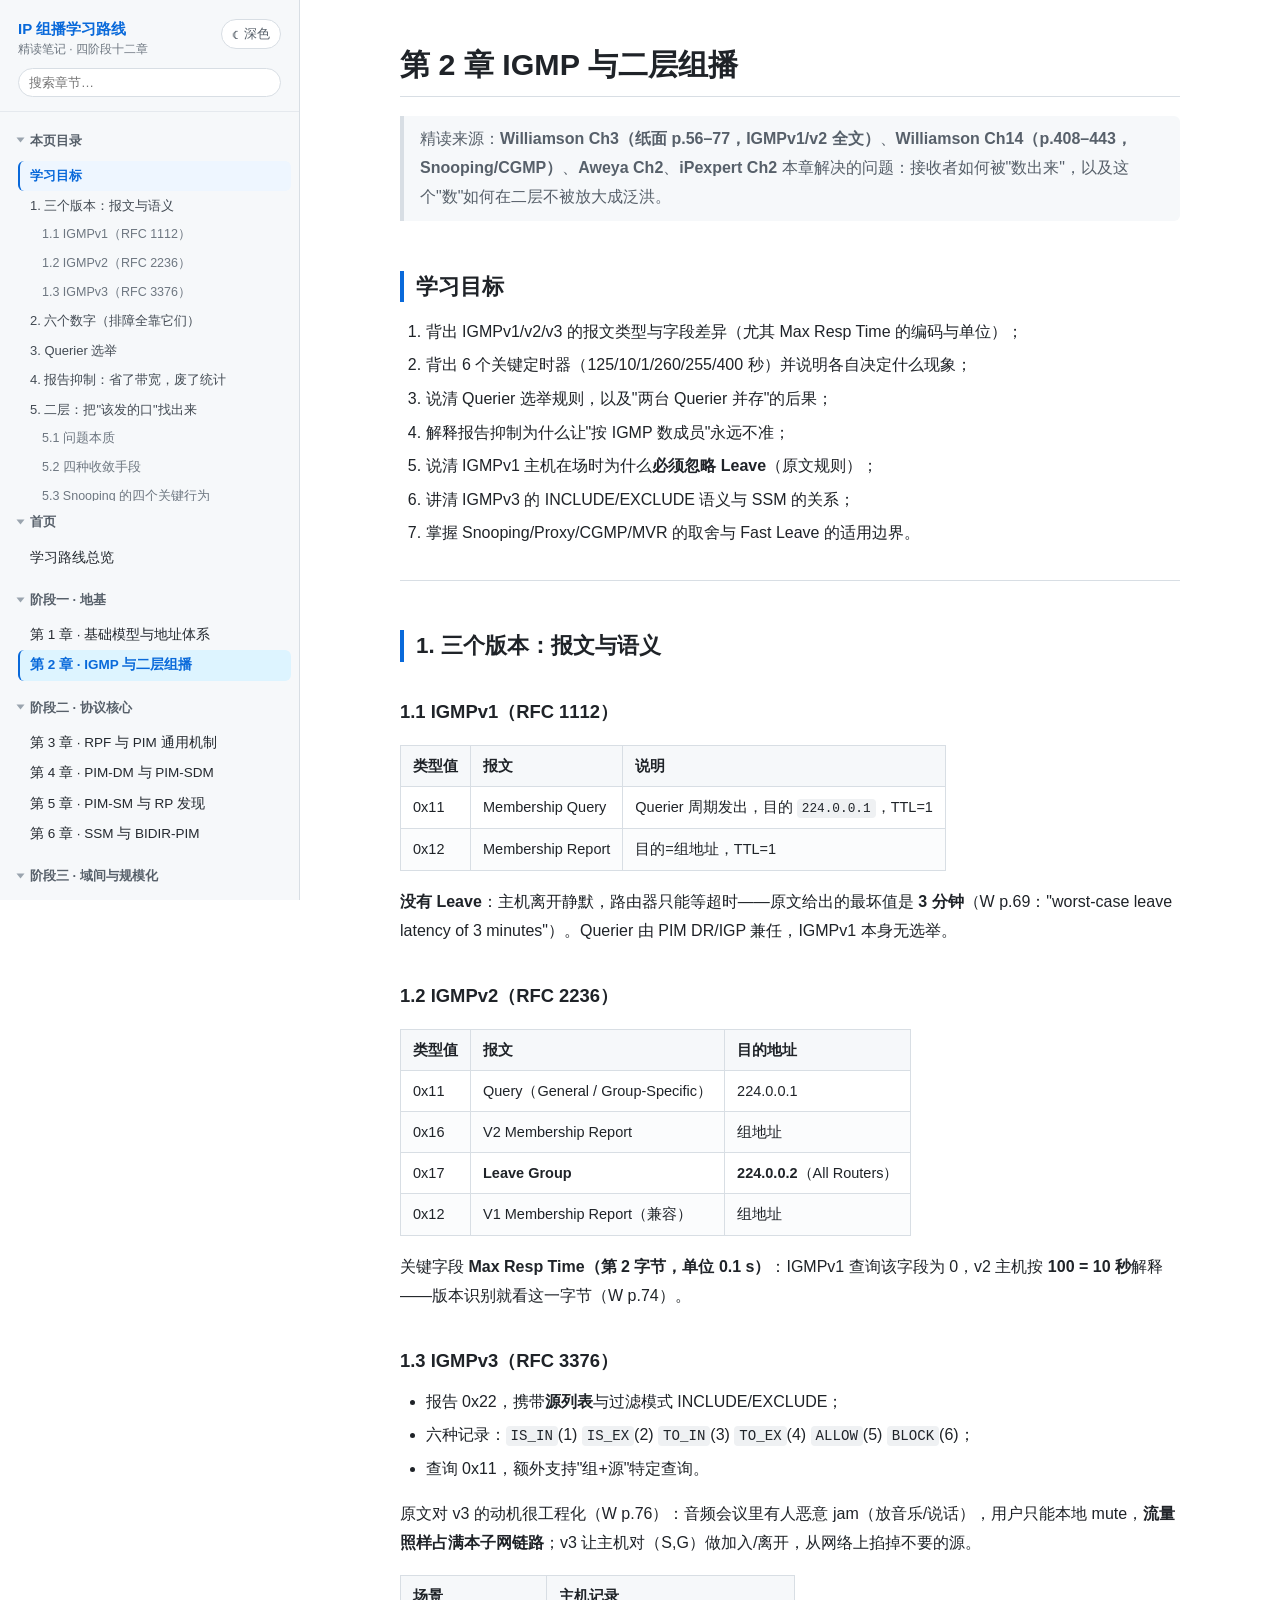
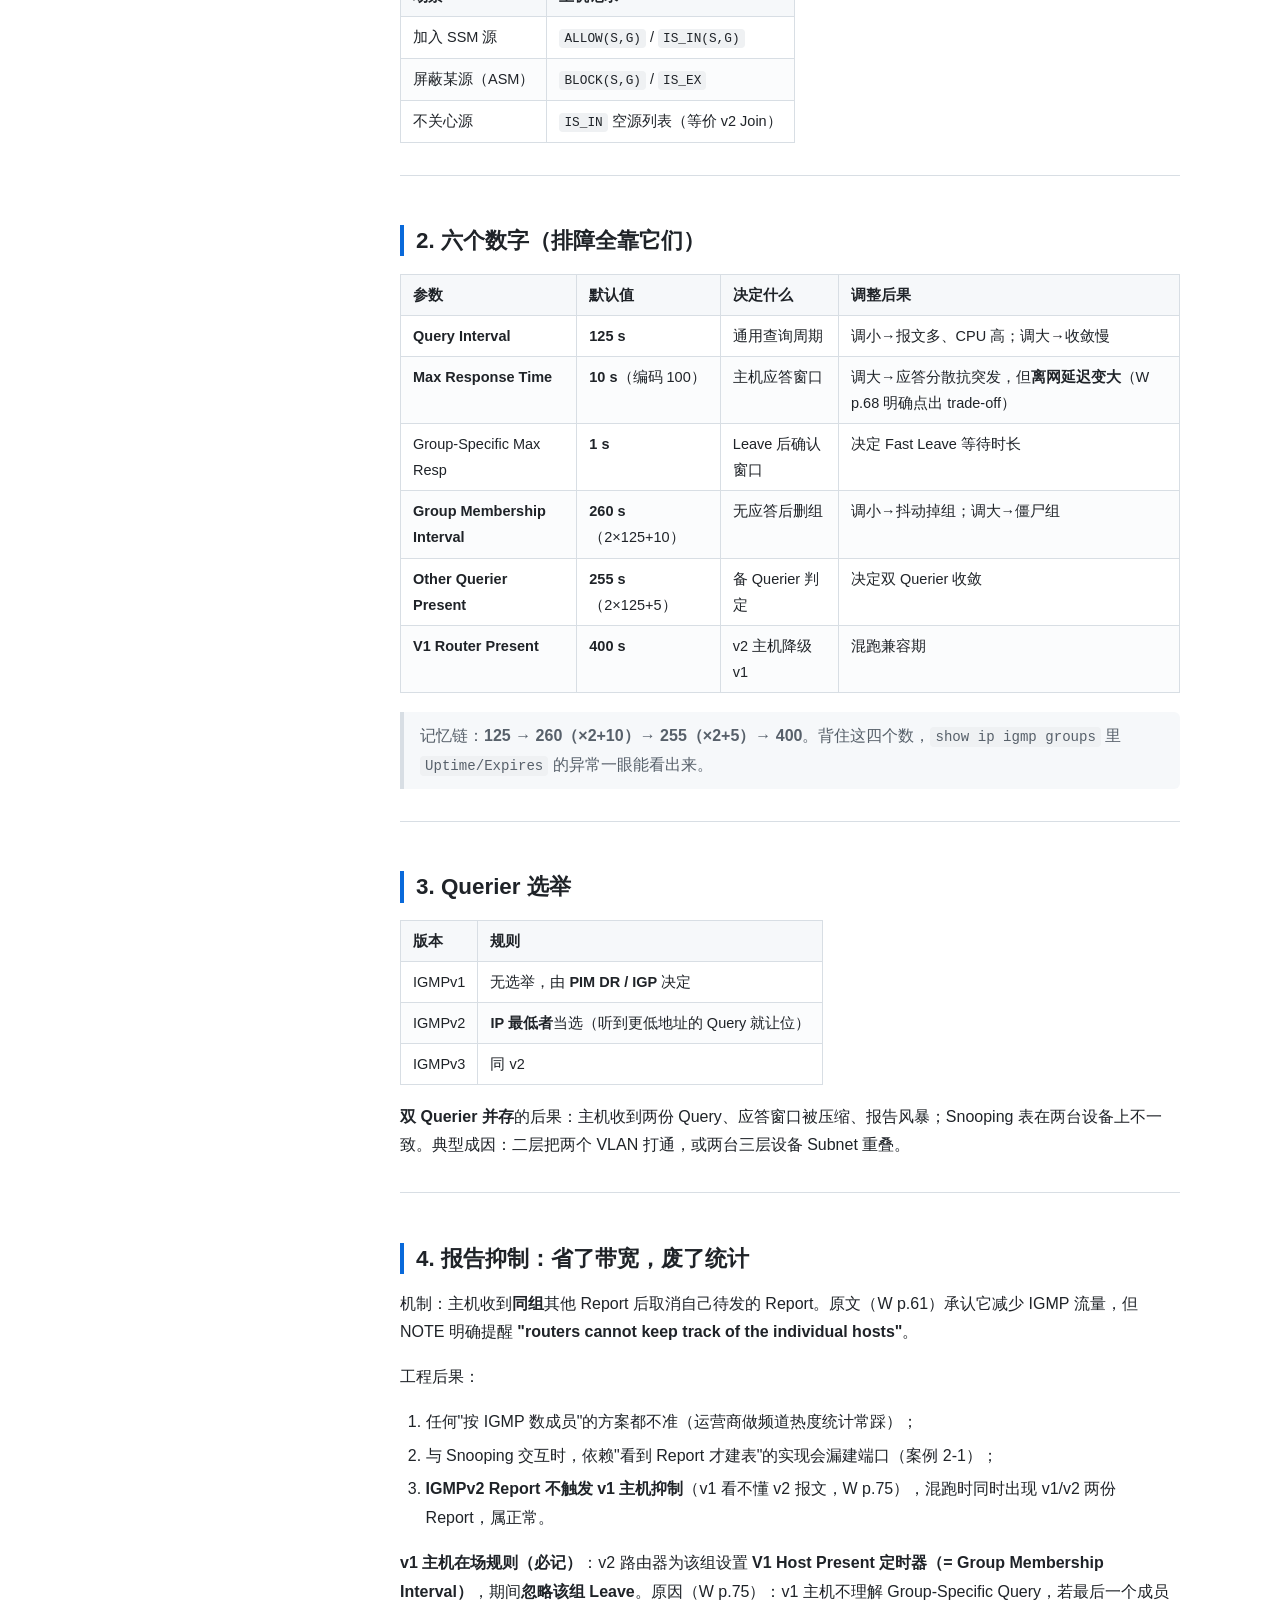
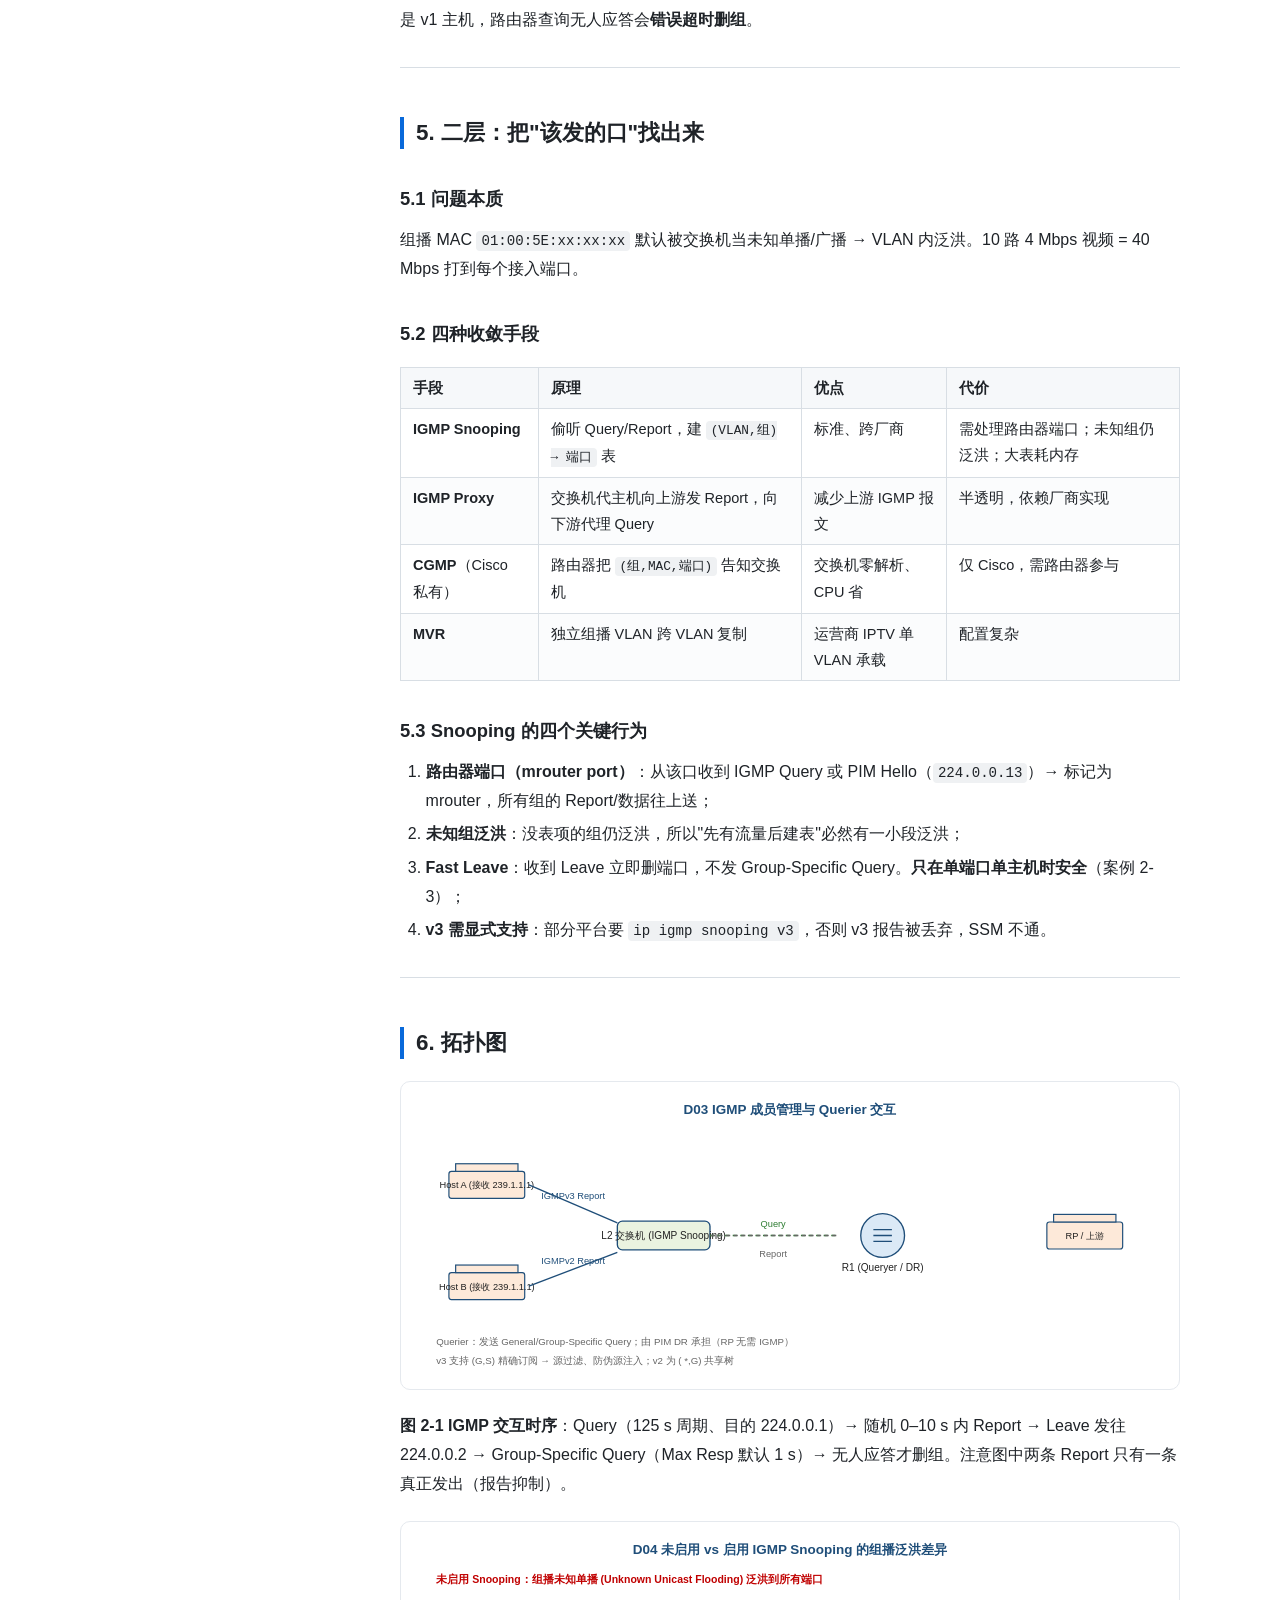
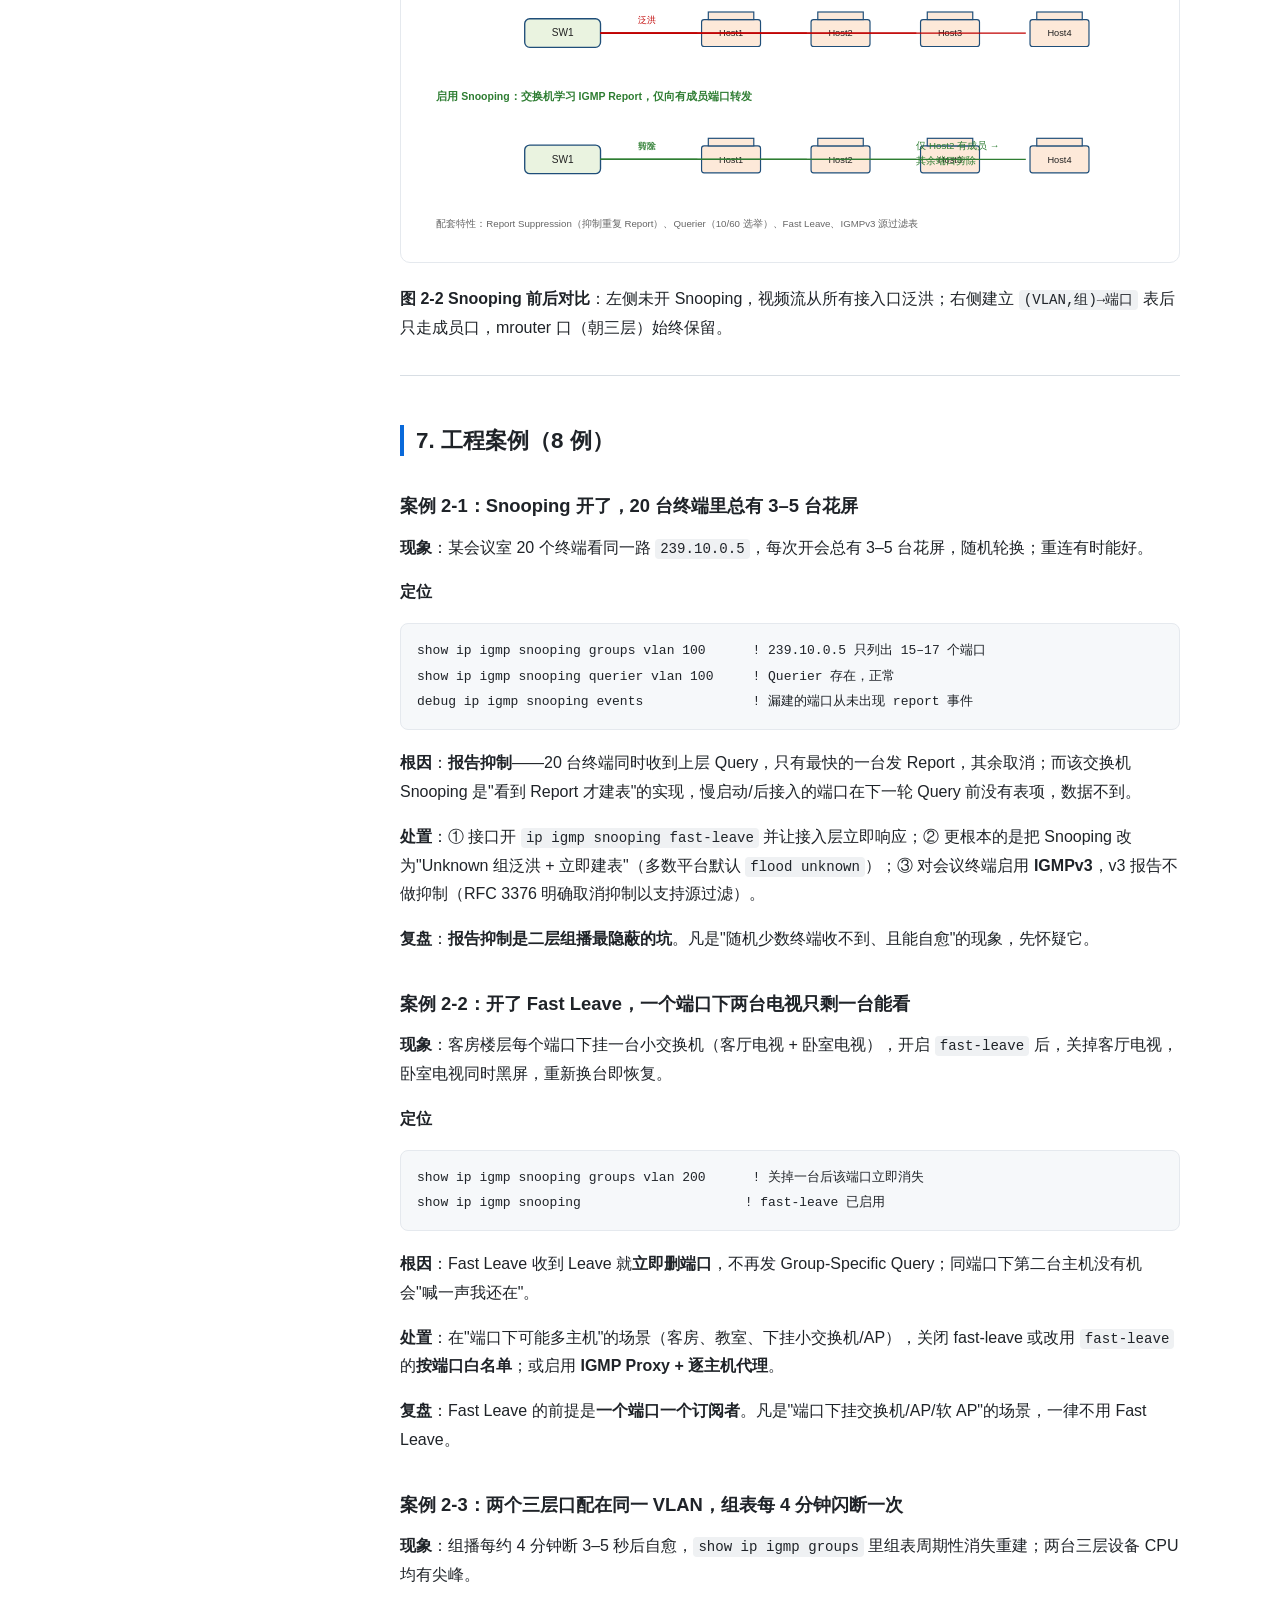
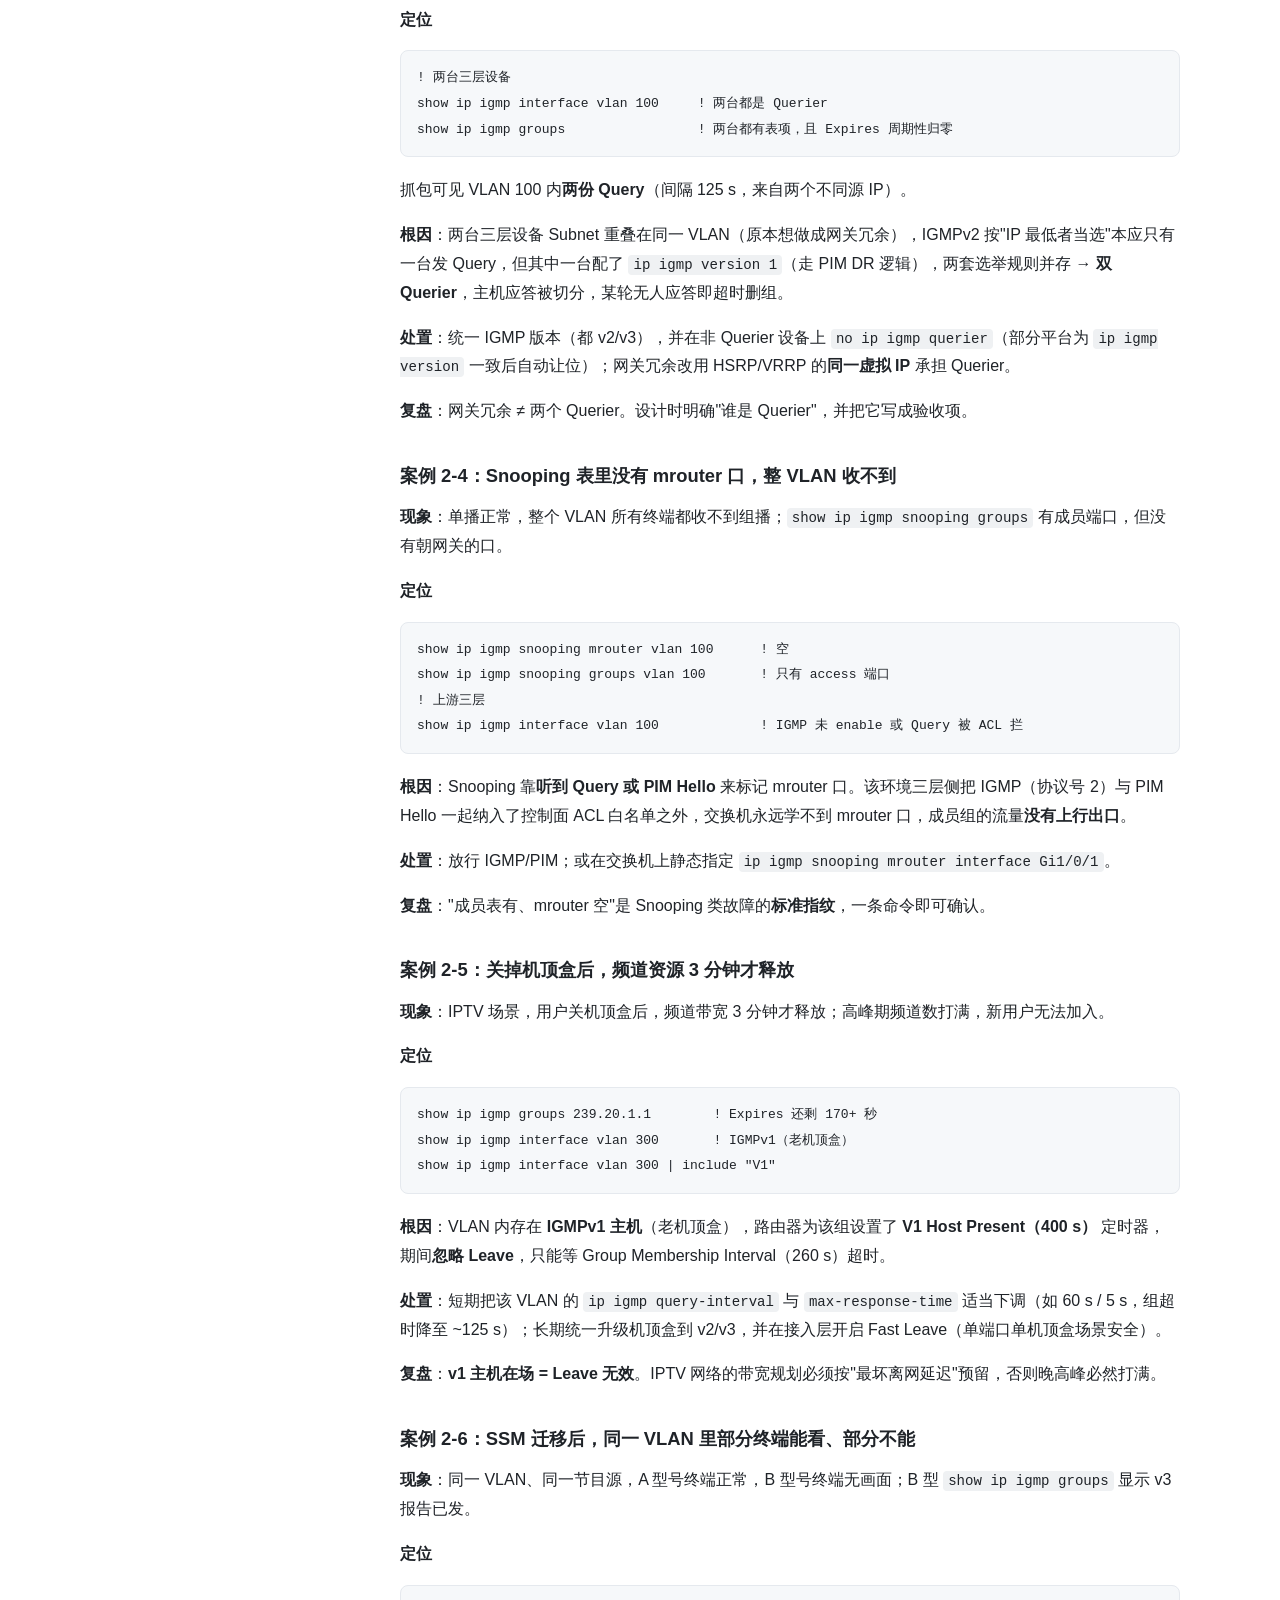
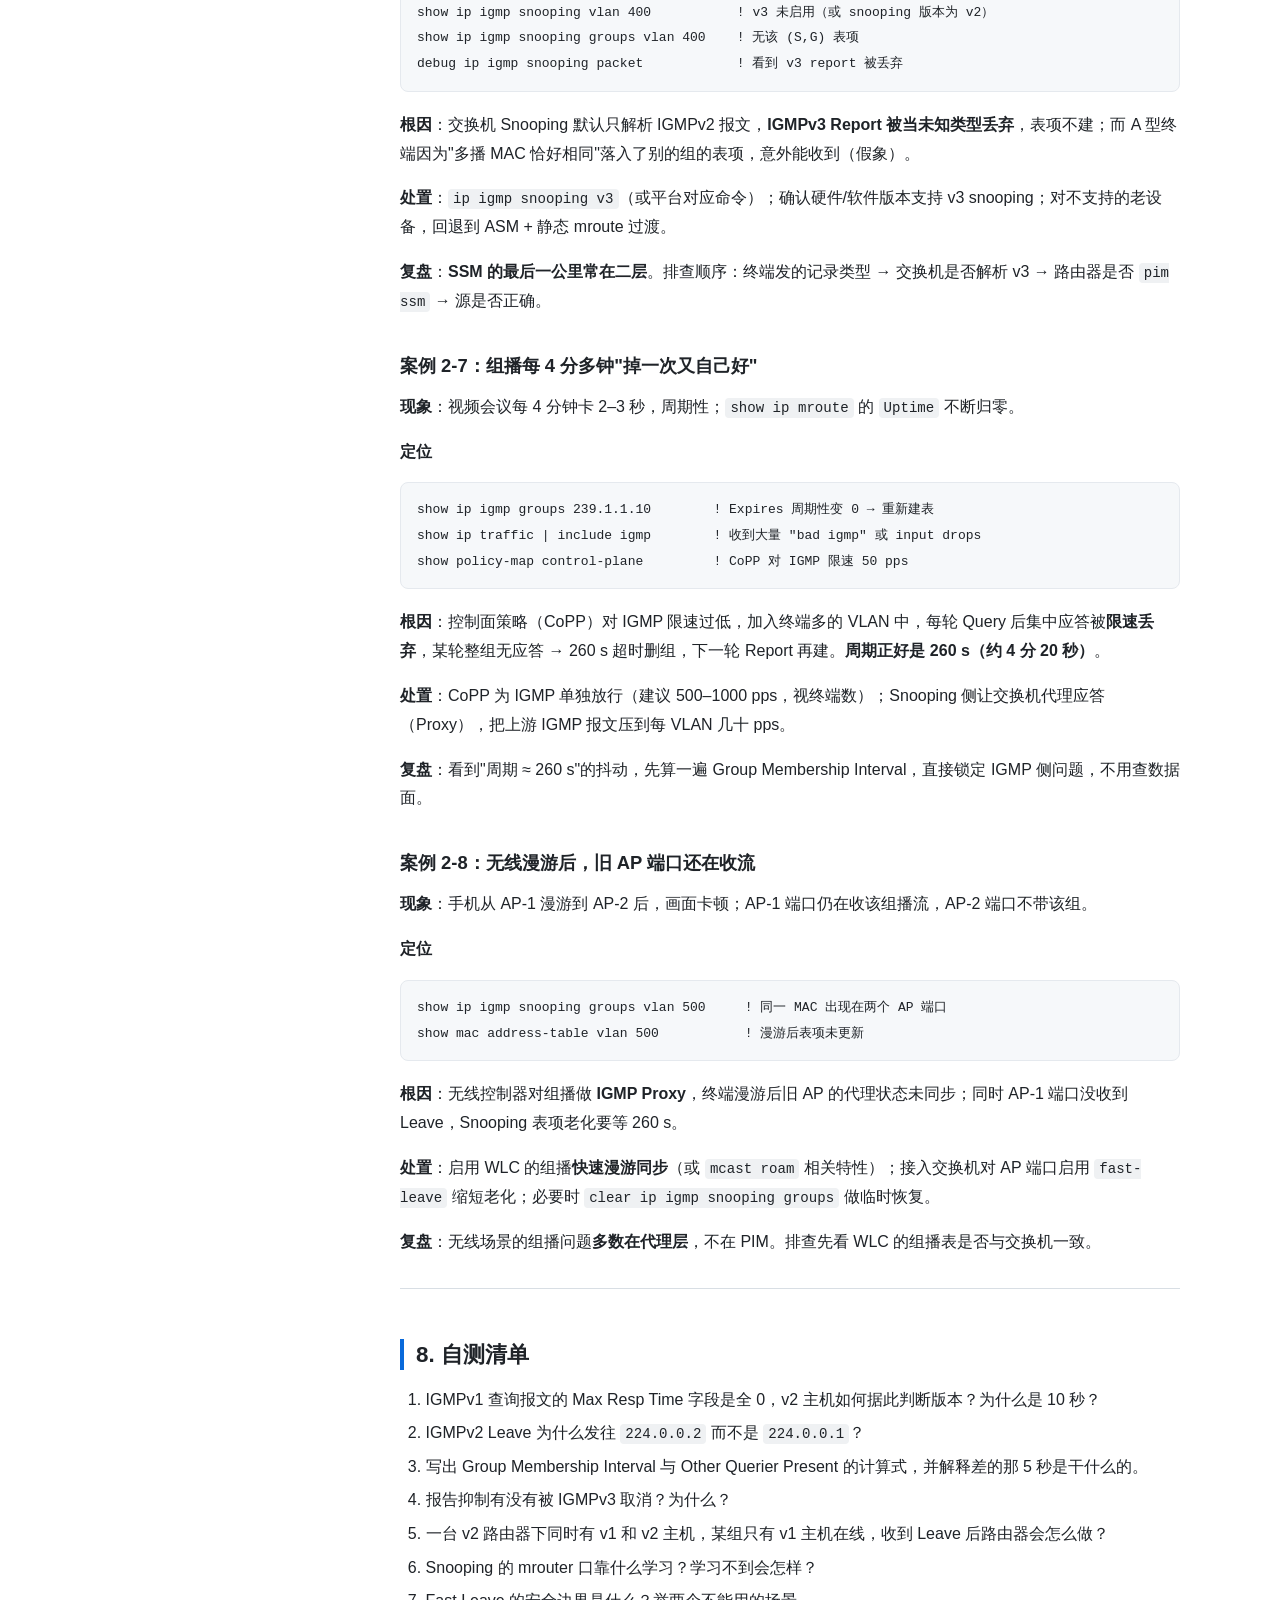
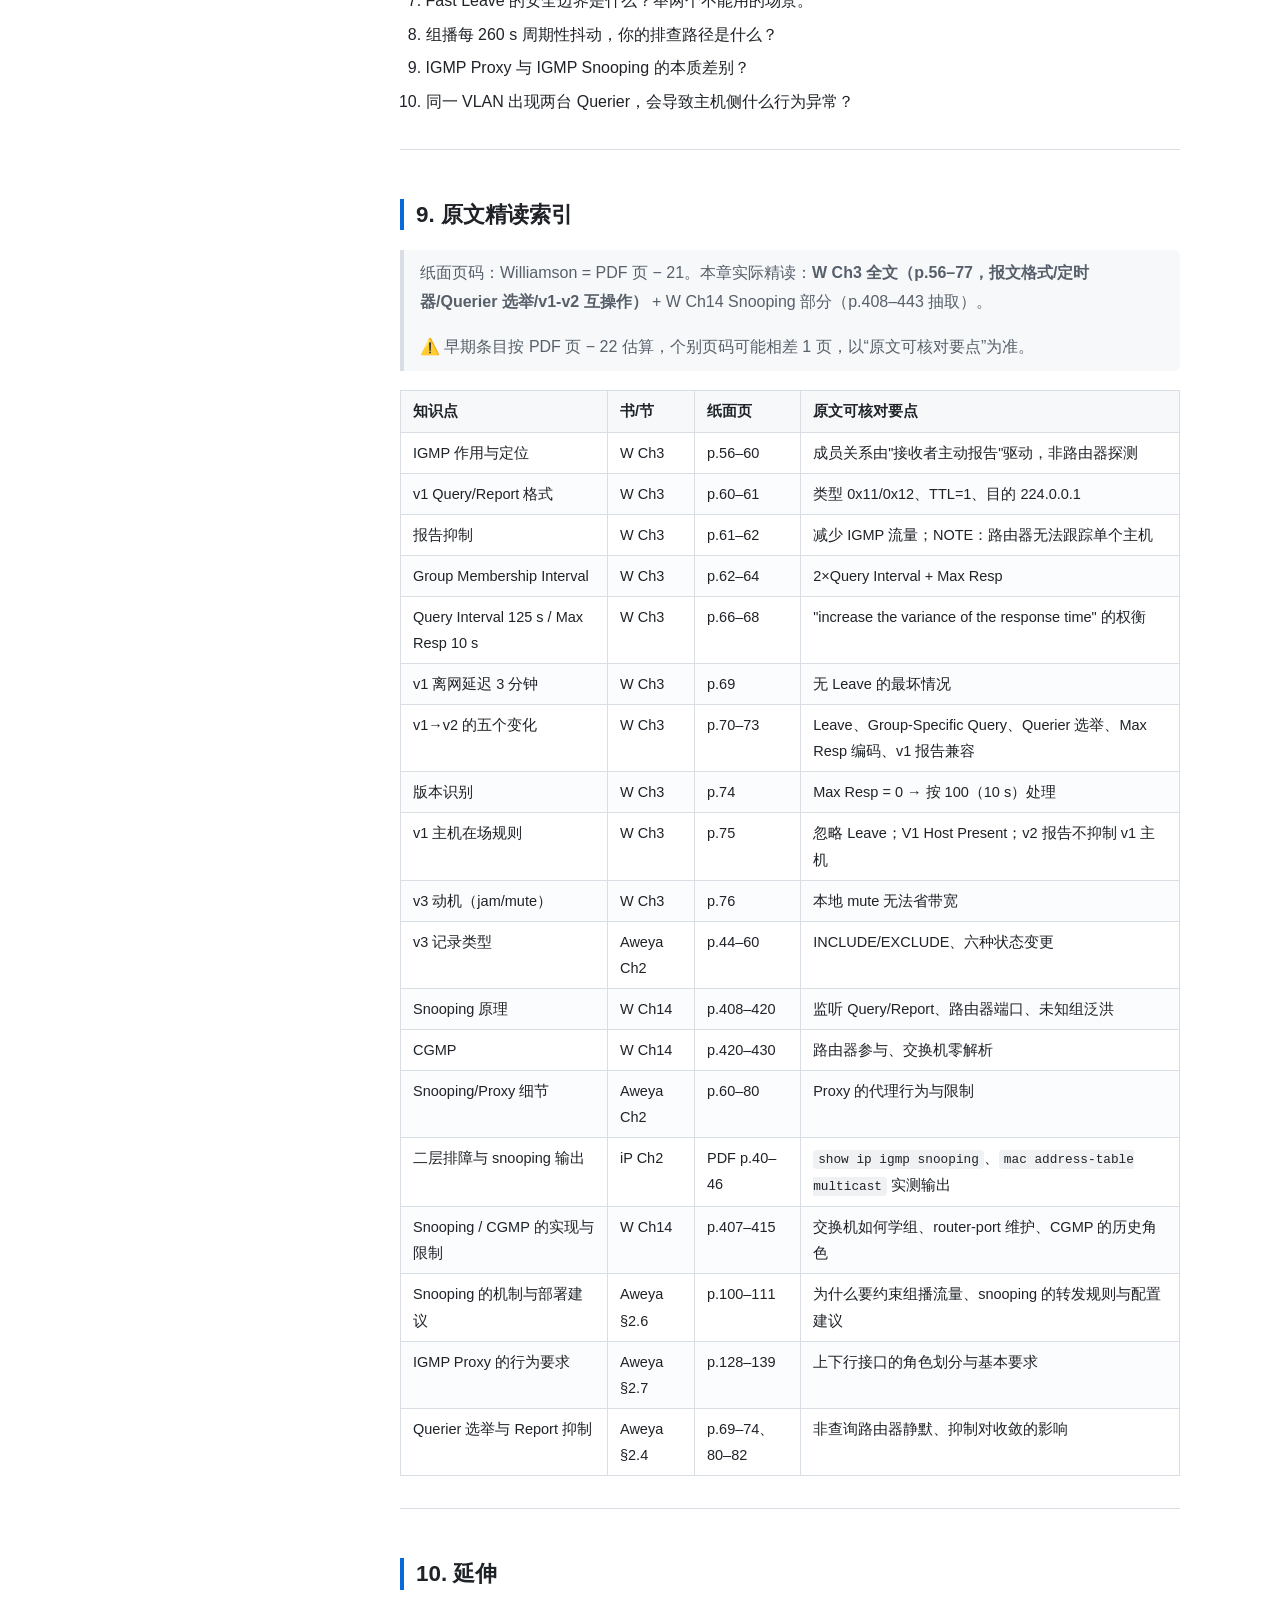
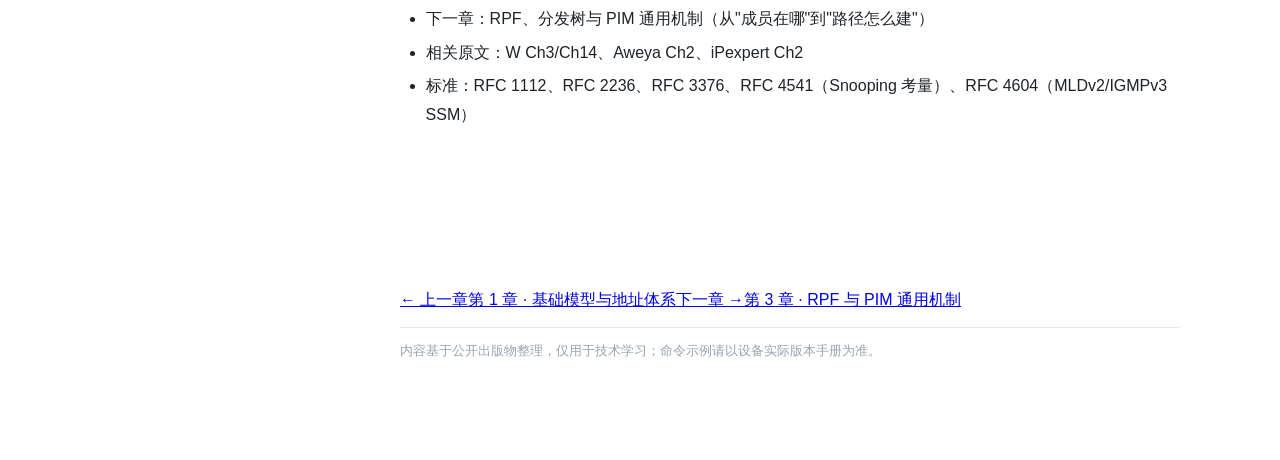
<file: chapters/ch02-igmp-l2.html>
<!DOCTYPE html>
<html lang="zh-CN">
<head>
<meta charset="utf-8">
<meta name="viewport" content="width=device-width, initial-scale=1">
<title>第 2 章 · IGMP 与二层组播 · IP 组播学习路线</title>
<meta name="description" content="IP 组播学习路线：四阶段十二章精读笔记，96 个生产案例，16 张 SVG 拓扑图。">
<link rel="icon" href="data:image/svg+xml,<svg xmlns='http://www.w3.org/2000/svg' viewBox='0 0 32 32'><rect width='32' height='32' rx='6' fill='%230969da'/><circle cx='16' cy='16' r='4' fill='white'/><circle cx='16' cy='6' r='2.6' fill='white'/><circle cx='25' cy='21' r='2.6' fill='white'/><circle cx='7' cy='21' r='2.6' fill='white'/><path d='M16 10.6V8.6M18.9 17.6l3.4 2M13.1 17.6l-3.4 2' stroke='white' stroke-width='1.6'/></svg>">
<link rel="stylesheet" href="../assets/css/site.css">
<script>
/* 尽早写入主题，避免刷新时闪白 */
(function () {
  var saved = null;
  try { saved = localStorage.getItem('mc-theme'); } catch (e) {}
  var dark = window.matchMedia && window.matchMedia('(prefers-color-scheme: dark)').matches;
  document.documentElement.setAttribute('data-theme', saved || (dark ? 'dark' : 'light'));
})();
</script>
</head>
<body>
<div class="progress" id="progress"></div>
<input type="checkbox" id="nav-toggle" hidden>
<label for="nav-toggle" class="nav-toggle-btn">☰ 目录</label>

<button type="button" class="theme-toggle floating" data-theme-toggle aria-label="切换深色/浅色主题" title="切换深色/浅色主题">
  <span class="theme-icon" aria-hidden="true">◐</span><span class="theme-text">深色</span>
</button>

<aside class="sidebar">
  <div class="brand">
    <div class="brand-row">
      <a href="../index.html">IP 组播学习路线<span>精读笔记 · 四阶段十二章</span></a>
      <button type="button" class="theme-toggle" data-theme-toggle aria-label="切换深色/浅色主题" title="切换深色/浅色主题">
        <span class="theme-icon" aria-hidden="true">◐</span><span class="theme-text">深色</span>
      </button>
    </div>
    <div class="search-wrap">
      <input type="search" id="nav-search" placeholder="搜索章节…" autocomplete="off" aria-label="搜索章节">
    </div>
  </div>

  <nav class="nav">
    <details class="group" id="page-toc-group" open>
      <summary>本页目录</summary>
      <ul class="toc" id="toc-list"></ul>
    </details>

    <details class="group" id="home-group" open>
      <summary>首页</summary>
      <ul><li><a href="../index.html" data-path="index.html">学习路线总览</a></li></ul>
    </details>
    <details class="group part" data-part="阶段一" open>
      <summary>阶段一 · 地基</summary>
      <ul>
        <li><a href="../chapters/ch01-basics.html" data-path="chapters/ch01-basics.html">第 1 章 · 基础模型与地址体系</a></li>
        <li><a href="../chapters/ch02-igmp-l2.html" data-path="chapters/ch02-igmp-l2.html" active>第 2 章 · IGMP 与二层组播</a></li>
      </ul>
    </details>
    <details class="group part" data-part="阶段二" open>
      <summary>阶段二 · 协议核心</summary>
      <ul>
        <li><a href="../chapters/ch03-rpf-pim-basics.html" data-path="chapters/ch03-rpf-pim-basics.html">第 3 章 · RPF 与 PIM 通用机制</a></li>
        <li><a href="../chapters/ch04-pim-dm.html" data-path="chapters/ch04-pim-dm.html">第 4 章 · PIM-DM 与 PIM-SDM</a></li>
        <li><a href="../chapters/ch05-pim-sm-rp.html" data-path="chapters/ch05-pim-sm-rp.html">第 5 章 · PIM-SM 与 RP 发现</a></li>
        <li><a href="../chapters/ch06-ssm-bidir.html" data-path="chapters/ch06-ssm-bidir.html">第 6 章 · SSM 与 BIDIR-PIM</a></li>
      </ul>
    </details>
    <details class="group part" data-part="阶段三" open>
      <summary>阶段三 · 域间与规模化</summary>
      <ul>
        <li><a href="../chapters/ch07-msdp-mbgp.html" data-path="chapters/ch07-msdp-mbgp.html">第 7 章 · MSDP 与 MBGP 域间组播</a></li>
        <li><a href="../chapters/ch08-mvpn-scale.html" data-path="chapters/ch08-mvpn-scale.html">第 8 章 · MVPN / mLDP / BIER</a></li>
      </ul>
    </details>
    <details class="group part" data-part="阶段四" open>
      <summary>阶段四 · 场景实战</summary>
      <ul>
        <li><a href="../chapters/ch09-datacenter-cloud.html" data-path="chapters/ch09-datacenter-cloud.html">第 9 章 · 数据中心与云中的组播</a></li>
        <li><a href="../chapters/ch10-ipv6-multicast.html" data-path="chapters/ch10-ipv6-multicast.html">第 10 章 · IPv6 组播</a></li>
        <li><a href="../chapters/ch11-security.html" data-path="chapters/ch11-security.html">第 11 章 · 组播安全与过滤</a></li>
        <li><a href="../chapters/ch12-troubleshooting.html" data-path="chapters/ch12-troubleshooting.html">第 12 章 · 排障方法论</a></li>
      </ul>
    </details>
  </nav>
</aside>

<label for="nav-toggle" class="backdrop"></label>

<main class="main">
  <article class="content">
<h1 id="2-igmp">第 2 章 IGMP 与二层组播</h1>
<blockquote>
<p>精读来源：<strong>Williamson Ch3（纸面 p.56–77，IGMPv1/v2 全文）</strong>、<strong>Williamson Ch14（p.408–443，Snooping/CGMP）</strong>、<strong>Aweya Ch2</strong>、<strong>iPexpert Ch2</strong>
本章解决的问题：接收者如何被"数出来"，以及这个"数"如何在二层不被放大成泛洪。</p>
</blockquote>
<h2 id="_1">学习目标</h2>
<ol>
<li>背出 IGMPv1/v2/v3 的报文类型与字段差异（尤其 Max Resp Time 的编码与单位）；</li>
<li>背出 6 个关键定时器（125/10/1/260/255/400 秒）并说明各自决定什么现象；</li>
<li>说清 Querier 选举规则，以及"两台 Querier 并存"的后果；</li>
<li>解释报告抑制为什么让"按 IGMP 数成员"永远不准；</li>
<li>说清 IGMPv1 主机在场时为什么<strong>必须忽略 Leave</strong>（原文规则）；</li>
<li>讲清 IGMPv3 的 INCLUDE/EXCLUDE 语义与 SSM 的关系；</li>
<li>掌握 Snooping/Proxy/CGMP/MVR 的取舍与 Fast Leave 的适用边界。</li>
</ol>
<hr />
<h2 id="1">1. 三个版本：报文与语义</h2>
<h3 id="11-igmpv1rfc-1112">1.1 IGMPv1（RFC 1112）</h3>
<table>
<thead>
<tr>
<th>类型值</th>
<th>报文</th>
<th>说明</th>
</tr>
</thead>
<tbody>
<tr>
<td>0x11</td>
<td>Membership Query</td>
<td>Querier 周期发出，目的 <code>224.0.0.1</code>，TTL=1</td>
</tr>
<tr>
<td>0x12</td>
<td>Membership Report</td>
<td>目的=组地址，TTL=1</td>
</tr>
</tbody>
</table>
<p><strong>没有 Leave</strong>：主机离开静默，路由器只能等超时——原文给出的最坏值是 <strong>3 分钟</strong>（W p.69："worst-case leave latency of 3 minutes"）。Querier 由 PIM DR/IGP 兼任，IGMPv1 本身无选举。</p>
<h3 id="12-igmpv2rfc-2236">1.2 IGMPv2（RFC 2236）</h3>
<table>
<thead>
<tr>
<th>类型值</th>
<th>报文</th>
<th>目的地址</th>
</tr>
</thead>
<tbody>
<tr>
<td>0x11</td>
<td>Query（General / Group-Specific）</td>
<td>224.0.0.1</td>
</tr>
<tr>
<td>0x16</td>
<td>V2 Membership Report</td>
<td>组地址</td>
</tr>
<tr>
<td>0x17</td>
<td><strong>Leave Group</strong></td>
<td><strong>224.0.0.2</strong>（All Routers）</td>
</tr>
<tr>
<td>0x12</td>
<td>V1 Membership Report（兼容）</td>
<td>组地址</td>
</tr>
</tbody>
</table>
<p>关键字段 <strong>Max Resp Time（第 2 字节，单位 0.1 s）</strong>：IGMPv1 查询该字段为 0，v2 主机按 <strong>100 = 10 秒</strong>解释——版本识别就看这一字节（W p.74）。</p>
<h3 id="13-igmpv3rfc-3376">1.3 IGMPv3（RFC 3376）</h3>
<ul>
<li>报告 0x22，携带<strong>源列表</strong>与过滤模式 INCLUDE/EXCLUDE；</li>
<li>六种记录：<code>IS_IN</code>(1) <code>IS_EX</code>(2) <code>TO_IN</code>(3) <code>TO_EX</code>(4) <code>ALLOW</code>(5) <code>BLOCK</code>(6)；</li>
<li>查询 0x11，额外支持"组+源"特定查询。</li>
</ul>
<p>原文对 v3 的动机很工程化（W p.76）：音频会议里有人恶意 jam（放音乐/说话），用户只能本地 mute，<strong>流量照样占满本子网链路</strong>；v3 让主机对（S,G）做加入/离开，从网络上掐掉不要的源。</p>
<table>
<thead>
<tr>
<th>场景</th>
<th>主机记录</th>
</tr>
</thead>
<tbody>
<tr>
<td>加入 SSM 源</td>
<td><code>ALLOW(S,G)</code> / <code>IS_IN(S,G)</code></td>
</tr>
<tr>
<td>屏蔽某源（ASM）</td>
<td><code>BLOCK(S,G)</code> / <code>IS_EX</code></td>
</tr>
<tr>
<td>不关心源</td>
<td><code>IS_IN</code> 空源列表（等价 v2 Join）</td>
</tr>
</tbody>
</table>
<hr />
<h2 id="2">2. 六个数字（排障全靠它们）</h2>
<table>
<thead>
<tr>
<th>参数</th>
<th>默认值</th>
<th>决定什么</th>
<th>调整后果</th>
</tr>
</thead>
<tbody>
<tr>
<td><strong>Query Interval</strong></td>
<td><strong>125 s</strong></td>
<td>通用查询周期</td>
<td>调小→报文多、CPU 高；调大→收敛慢</td>
</tr>
<tr>
<td><strong>Max Response Time</strong></td>
<td><strong>10 s</strong>（编码 100）</td>
<td>主机应答窗口</td>
<td>调大→应答分散抗突发，但<strong>离网延迟变大</strong>（W p.68 明确点出 trade-off）</td>
</tr>
<tr>
<td>Group-Specific Max Resp</td>
<td><strong>1 s</strong></td>
<td>Leave 后确认窗口</td>
<td>决定 Fast Leave 等待时长</td>
</tr>
<tr>
<td><strong>Group Membership Interval</strong></td>
<td><strong>260 s</strong>（2×125+10）</td>
<td>无应答后删组</td>
<td>调小→抖动掉组；调大→僵尸组</td>
</tr>
<tr>
<td><strong>Other Querier Present</strong></td>
<td><strong>255 s</strong>（2×125+5）</td>
<td>备 Querier 判定</td>
<td>决定双 Querier 收敛</td>
</tr>
<tr>
<td><strong>V1 Router Present</strong></td>
<td><strong>400 s</strong></td>
<td>v2 主机降级 v1</td>
<td>混跑兼容期</td>
</tr>
</tbody>
</table>
<blockquote>
<p>记忆链：<strong>125 → 260（×2+10）→ 255（×2+5）→ 400</strong>。背住这四个数，<code>show ip igmp groups</code> 里 <code>Uptime/Expires</code> 的异常一眼能看出来。</p>
</blockquote>
<hr />
<h2 id="3-querier">3. Querier 选举</h2>
<table>
<thead>
<tr>
<th>版本</th>
<th>规则</th>
</tr>
</thead>
<tbody>
<tr>
<td>IGMPv1</td>
<td>无选举，由 <strong>PIM DR / IGP</strong> 决定</td>
</tr>
<tr>
<td>IGMPv2</td>
<td><strong>IP 最低者</strong>当选（听到更低地址的 Query 就让位）</td>
</tr>
<tr>
<td>IGMPv3</td>
<td>同 v2</td>
</tr>
</tbody>
</table>
<p><strong>双 Querier 并存</strong>的后果：主机收到两份 Query、应答窗口被压缩、报告风暴；Snooping 表在两台设备上不一致。典型成因：二层把两个 VLAN 打通，或两台三层设备 Subnet 重叠。</p>
<hr />
<h2 id="4">4. 报告抑制：省了带宽，废了统计</h2>
<p>机制：主机收到<strong>同组</strong>其他 Report 后取消自己待发的 Report。原文（W p.61）承认它减少 IGMP 流量，但 NOTE 明确提醒 <strong>"routers cannot keep track of the individual hosts"</strong>。</p>
<p>工程后果：</p>
<ol>
<li>任何"按 IGMP 数成员"的方案都不准（运营商做频道热度统计常踩）；</li>
<li>与 Snooping 交互时，依赖"看到 Report 才建表"的实现会漏建端口（案例 2-1）；</li>
<li><strong>IGMPv2 Report 不触发 v1 主机抑制</strong>（v1 看不懂 v2 报文，W p.75），混跑时同时出现 v1/v2 两份 Report，属正常。</li>
</ol>
<p><strong>v1 主机在场规则（必记）</strong>：v2 路由器为该组设置 <strong>V1 Host Present 定时器（= Group Membership Interval）</strong>，期间<strong>忽略该组 Leave</strong>。原因（W p.75）：v1 主机不理解 Group-Specific Query，若最后一个成员是 v1 主机，路由器查询无人应答会<strong>错误超时删组</strong>。</p>
<hr />
<h2 id="5">5. 二层：把"该发的口"找出来</h2>
<h3 id="51">5.1 问题本质</h3>
<p>组播 MAC <code>01:00:5E:xx:xx:xx</code> 默认被交换机当未知单播/广播 → VLAN 内泛洪。10 路 4 Mbps 视频 = 40 Mbps 打到每个接入端口。</p>
<h3 id="52">5.2 四种收敛手段</h3>
<table>
<thead>
<tr>
<th>手段</th>
<th>原理</th>
<th>优点</th>
<th>代价</th>
</tr>
</thead>
<tbody>
<tr>
<td><strong>IGMP Snooping</strong></td>
<td>偷听 Query/Report，建 <code>(VLAN,组) → 端口</code> 表</td>
<td>标准、跨厂商</td>
<td>需处理路由器端口；未知组仍泛洪；大表耗内存</td>
</tr>
<tr>
<td><strong>IGMP Proxy</strong></td>
<td>交换机代主机向上游发 Report，向下游代理 Query</td>
<td>减少上游 IGMP 报文</td>
<td>半透明，依赖厂商实现</td>
</tr>
<tr>
<td><strong>CGMP</strong>（Cisco 私有）</td>
<td>路由器把 <code>(组,MAC,端口)</code> 告知交换机</td>
<td>交换机零解析、CPU 省</td>
<td>仅 Cisco，需路由器参与</td>
</tr>
<tr>
<td><strong>MVR</strong></td>
<td>独立组播 VLAN 跨 VLAN 复制</td>
<td>运营商 IPTV 单 VLAN 承载</td>
<td>配置复杂</td>
</tr>
</tbody>
</table>
<h3 id="53-snooping">5.3 Snooping 的四个关键行为</h3>
<ol>
<li><strong>路由器端口（mrouter port）</strong>：从该口收到 IGMP Query 或 PIM Hello（<code>224.0.0.13</code>）→ 标记为 mrouter，所有组的 Report/数据往上送；</li>
<li><strong>未知组泛洪</strong>：没表项的组仍泛洪，所以"先有流量后建表"必然有一小段泛洪；</li>
<li><strong>Fast Leave</strong>：收到 Leave 立即删端口，不发 Group-Specific Query。<strong>只在单端口单主机时安全</strong>（案例 2-3）；</li>
<li><strong>v3 需显式支持</strong>：部分平台要 <code>ip igmp snooping v3</code>，否则 v3 报告被丢弃，SSM 不通。</li>
</ol>
<hr />
<h2 id="6">6. 拓扑图</h2>
<p><img alt="IGMPv2 查询、报告、离开的完整交互时序" src="../diagrams/d03-igmp-basic.svg" /></p>
<p><strong>图 2-1 IGMP 交互时序</strong>：Query（125 s 周期、目的 224.0.0.1）→ 随机 0–10 s 内 Report → Leave 发往 224.0.0.2 → Group-Specific Query（Max Resp 默认 1 s）→ 无人应答才删组。注意图中两条 Report 只有一条真正发出（报告抑制）。</p>
<p><img alt="IGMP Snooping 与泛洪的对比" src="../diagrams/d04-snooping.svg" /></p>
<p><strong>图 2-2 Snooping 前后对比</strong>：左侧未开 Snooping，视频流从所有接入口泛洪；右侧建立 <code>(VLAN,组)→端口</code> 表后只走成员口，mrouter 口（朝三层）始终保留。</p>
<hr />
<h2 id="7-8">7. 工程案例（8 例）</h2>
<h3 id="2-1snooping-20-35">案例 2-1：Snooping 开了，20 台终端里总有 3–5 台花屏</h3>
<p><strong>现象</strong>：某会议室 20 个终端看同一路 <code>239.10.0.5</code>，每次开会总有 3–5 台花屏，随机轮换；重连有时能好。</p>
<p><strong>定位</strong></p>
<div class="codehilite"><pre><span></span><code>show ip igmp snooping groups vlan 100      ! 239.10.0.5 只列出 15–17 个端口
show ip igmp snooping querier vlan 100     ! Querier 存在，正常
debug ip igmp snooping events              ! 漏建的端口从未出现 report 事件
</code></pre></div>

<p><strong>根因</strong>：<strong>报告抑制</strong>——20 台终端同时收到上层 Query，只有最快的一台发 Report，其余取消；而该交换机 Snooping 是"看到 Report 才建表"的实现，慢启动/后接入的端口在下一轮 Query 前没有表项，数据不到。</p>
<p><strong>处置</strong>：① 接口开 <code>ip igmp snooping fast-leave</code> 并让接入层立即响应；② 更根本的是把 Snooping 改为"Unknown 组泛洪 + 立即建表"（多数平台默认 <code>flood unknown</code>）；③ 对会议终端启用 <strong>IGMPv3</strong>，v3 报告不做抑制（RFC 3376 明确取消抑制以支持源过滤）。</p>
<p><strong>复盘</strong>：<strong>报告抑制是二层组播最隐蔽的坑</strong>。凡是"随机少数终端收不到、且能自愈"的现象，先怀疑它。</p>
<h3 id="2-2-fast-leave">案例 2-2：开了 Fast Leave，一个端口下两台电视只剩一台能看</h3>
<p><strong>现象</strong>：客房楼层每个端口下挂一台小交换机（客厅电视 + 卧室电视），开启 <code>fast-leave</code> 后，关掉客厅电视，卧室电视同时黑屏，重新换台即恢复。</p>
<p><strong>定位</strong></p>
<div class="codehilite"><pre><span></span><code>show ip igmp snooping groups vlan 200      ! 关掉一台后该端口立即消失
show ip igmp snooping                     ! fast-leave 已启用
</code></pre></div>

<p><strong>根因</strong>：Fast Leave 收到 Leave 就<strong>立即删端口</strong>，不再发 Group-Specific Query；同端口下第二台主机没有机会"喊一声我还在"。</p>
<p><strong>处置</strong>：在"端口下可能多主机"的场景（客房、教室、下挂小交换机/AP），关闭 fast-leave 或改用 <code>fast-leave</code> 的<strong>按端口白名单</strong>；或启用 <strong>IGMP Proxy + 逐主机代理</strong>。</p>
<p><strong>复盘</strong>：Fast Leave 的前提是<strong>一个端口一个订阅者</strong>。凡是"端口下挂交换机/AP/软 AP"的场景，一律不用 Fast Leave。</p>
<h3 id="2-3-vlan-4">案例 2-3：两个三层口配在同一 VLAN，组表每 4 分钟闪断一次</h3>
<p><strong>现象</strong>：组播每约 4 分钟断 3–5 秒后自愈，<code>show ip igmp groups</code> 里组表周期性消失重建；两台三层设备 CPU 均有尖峰。</p>
<p><strong>定位</strong></p>
<div class="codehilite"><pre><span></span><code>! 两台三层设备
show ip igmp interface vlan 100     ! 两台都是 Querier
show ip igmp groups                 ! 两台都有表项，且 Expires 周期性归零
</code></pre></div>

<p>抓包可见 VLAN 100 内<strong>两份 Query</strong>（间隔 125 s，来自两个不同源 IP）。</p>
<p><strong>根因</strong>：两台三层设备 Subnet 重叠在同一 VLAN（原本想做成网关冗余），IGMPv2 按"IP 最低者当选"本应只有一台发 Query，但其中一台配了 <code>ip igmp version 1</code>（走 PIM DR 逻辑），两套选举规则并存 → <strong>双 Querier</strong>，主机应答被切分，某轮无人应答即超时删组。</p>
<p><strong>处置</strong>：统一 IGMP 版本（都 v2/v3），并在非 Querier 设备上 <code>no ip igmp querier</code>（部分平台为 <code>ip igmp version</code> 一致后自动让位）；网关冗余改用 HSRP/VRRP 的<strong>同一虚拟 IP</strong> 承担 Querier。</p>
<p><strong>复盘</strong>：网关冗余 ≠ 两个 Querier。设计时明确"谁是 Querier"，并把它写成验收项。</p>
<h3 id="2-4snooping-mrouter-vlan">案例 2-4：Snooping 表里没有 mrouter 口，整 VLAN 收不到</h3>
<p><strong>现象</strong>：单播正常，整个 VLAN 所有终端都收不到组播；<code>show ip igmp snooping groups</code> 有成员端口，但没有朝网关的口。</p>
<p><strong>定位</strong></p>
<div class="codehilite"><pre><span></span><code>show ip igmp snooping mrouter vlan 100      ! 空
show ip igmp snooping groups vlan 100       ! 只有 access 端口
! 上游三层
show ip igmp interface vlan 100             ! IGMP 未 enable 或 Query 被 ACL 拦
</code></pre></div>

<p><strong>根因</strong>：Snooping 靠<strong>听到 Query 或 PIM Hello</strong> 来标记 mrouter 口。该环境三层侧把 IGMP（协议号 2）与 PIM Hello 一起纳入了控制面 ACL 白名单之外，交换机永远学不到 mrouter 口，成员组的流量<strong>没有上行出口</strong>。</p>
<p><strong>处置</strong>：放行 IGMP/PIM；或在交换机上静态指定 <code>ip igmp snooping mrouter interface Gi1/0/1</code>。</p>
<p><strong>复盘</strong>："成员表有、mrouter 空"是 Snooping 类故障的<strong>标准指纹</strong>，一条命令即可确认。</p>
<h3 id="2-5-3">案例 2-5：关掉机顶盒后，频道资源 3 分钟才释放</h3>
<p><strong>现象</strong>：IPTV 场景，用户关机顶盒后，频道带宽 3 分钟才释放；高峰期频道数打满，新用户无法加入。</p>
<p><strong>定位</strong></p>
<div class="codehilite"><pre><span></span><code>show ip igmp groups 239.20.1.1        ! Expires 还剩 170+ 秒
show ip igmp interface vlan 300       ! IGMPv1（老机顶盒）
show ip igmp interface vlan 300 | include &quot;V1&quot;
</code></pre></div>

<p><strong>根因</strong>：VLAN 内存在 <strong>IGMPv1 主机</strong>（老机顶盒），路由器为该组设置了 <strong>V1 Host Present（400 s）</strong> 定时器，期间<strong>忽略 Leave</strong>，只能等 Group Membership Interval（260 s）超时。</p>
<p><strong>处置</strong>：短期把该 VLAN 的 <code>ip igmp query-interval</code> 与 <code>max-response-time</code> 适当下调（如 60 s / 5 s，组超时降至 ~125 s）；长期统一升级机顶盒到 v2/v3，并在接入层开启 Fast Leave（单端口单机顶盒场景安全）。</p>
<p><strong>复盘</strong>：<strong>v1 主机在场 = Leave 无效</strong>。IPTV 网络的带宽规划必须按"最坏离网延迟"预留，否则晚高峰必然打满。</p>
<h3 id="2-6ssm-vlan">案例 2-6：SSM 迁移后，同一 VLAN 里部分终端能看、部分不能</h3>
<p><strong>现象</strong>：同一 VLAN、同一节目源，A 型号终端正常，B 型号终端无画面；B 型 <code>show ip igmp groups</code> 显示 v3 报告已发。</p>
<p><strong>定位</strong></p>
<div class="codehilite"><pre><span></span><code>show ip igmp snooping vlan 400           ! v3 未启用（或 snooping 版本为 v2）
show ip igmp snooping groups vlan 400    ! 无该 (S,G) 表项
debug ip igmp snooping packet            ! 看到 v3 report 被丢弃
</code></pre></div>

<p><strong>根因</strong>：交换机 Snooping 默认只解析 IGMPv2 报文，<strong>IGMPv3 Report 被当未知类型丢弃</strong>，表项不建；而 A 型终端因为"多播 MAC 恰好相同"落入了别的组的表项，意外能收到（假象）。</p>
<p><strong>处置</strong>：<code>ip igmp snooping v3</code>（或平台对应命令）；确认硬件/软件版本支持 v3 snooping；对不支持的老设备，回退到 ASM + 静态 mroute 过渡。</p>
<p><strong>复盘</strong>：<strong>SSM 的最后一公里常在二层</strong>。排查顺序：终端发的记录类型 → 交换机是否解析 v3 → 路由器是否 <code>pim ssm</code> → 源是否正确。</p>
<h3 id="2-7-4">案例 2-7：组播每 4 分多钟"掉一次又自己好"</h3>
<p><strong>现象</strong>：视频会议每 4 分钟卡 2–3 秒，周期性；<code>show ip mroute</code> 的 <code>Uptime</code> 不断归零。</p>
<p><strong>定位</strong></p>
<div class="codehilite"><pre><span></span><code>show ip igmp groups 239.1.1.10        ! Expires 周期性变 0 → 重新建表
show ip traffic | include igmp        ! 收到大量 &quot;bad igmp&quot; 或 input drops
show policy-map control-plane         ! CoPP 对 IGMP 限速 50 pps
</code></pre></div>

<p><strong>根因</strong>：控制面策略（CoPP）对 IGMP 限速过低，加入终端多的 VLAN 中，每轮 Query 后集中应答被<strong>限速丢弃</strong>，某轮整组无应答 → 260 s 超时删组，下一轮 Report 再建。<strong>周期正好是 260 s（约 4 分 20 秒）</strong>。</p>
<p><strong>处置</strong>：CoPP 为 IGMP 单独放行（建议 500–1000 pps，视终端数）；Snooping 侧让交换机代理应答（Proxy），把上游 IGMP 报文压到每 VLAN 几十 pps。</p>
<p><strong>复盘</strong>：看到"周期 ≈ 260 s"的抖动，先算一遍 Group Membership Interval，直接锁定 IGMP 侧问题，不用查数据面。</p>
<h3 id="2-8-ap">案例 2-8：无线漫游后，旧 AP 端口还在收流</h3>
<p><strong>现象</strong>：手机从 AP-1 漫游到 AP-2 后，画面卡顿；AP-1 端口仍在收该组播流，AP-2 端口不带该组。</p>
<p><strong>定位</strong></p>
<div class="codehilite"><pre><span></span><code>show ip igmp snooping groups vlan 500     ! 同一 MAC 出现在两个 AP 端口
show mac address-table vlan 500           ! 漫游后表项未更新
</code></pre></div>

<p><strong>根因</strong>：无线控制器对组播做 <strong>IGMP Proxy</strong>，终端漫游后旧 AP 的代理状态未同步；同时 AP-1 端口没收到 Leave，Snooping 表项老化要等 260 s。</p>
<p><strong>处置</strong>：启用 WLC 的组播<strong>快速漫游同步</strong>（或 <code>mcast roam</code> 相关特性）；接入交换机对 AP 端口启用 <code>fast-leave</code> 缩短老化；必要时 <code>clear ip igmp snooping groups</code> 做临时恢复。</p>
<p><strong>复盘</strong>：无线场景的组播问题<strong>多数在代理层</strong>，不在 PIM。排查先看 WLC 的组播表是否与交换机一致。</p>
<hr />
<h2 id="8">8. 自测清单</h2>
<ol>
<li>IGMPv1 查询报文的 Max Resp Time 字段是全 0，v2 主机如何据此判断版本？为什么是 10 秒？</li>
<li>IGMPv2 Leave 为什么发往 <code>224.0.0.2</code> 而不是 <code>224.0.0.1</code>？</li>
<li>写出 Group Membership Interval 与 Other Querier Present 的计算式，并解释差的那 5 秒是干什么的。</li>
<li>报告抑制有没有被 IGMPv3 取消？为什么？</li>
<li>一台 v2 路由器下同时有 v1 和 v2 主机，某组只有 v1 主机在线，收到 Leave 后路由器会怎么做？</li>
<li>Snooping 的 mrouter 口靠什么学习？学习不到会怎样？</li>
<li>Fast Leave 的安全边界是什么？举两个不能用的场景。</li>
<li>组播每 260 s 周期性抖动，你的排查路径是什么？</li>
<li>IGMP Proxy 与 IGMP Snooping 的本质差别？</li>
<li>同一 VLAN 出现两台 Querier，会导致主机侧什么行为异常？</li>
</ol>
<hr />
<h2 id="9">9. 原文精读索引</h2>
<blockquote>
<p>纸面页码：Williamson = PDF 页 − 21。本章实际精读：<strong>W Ch3 全文（p.56–77，报文格式/定时器/Querier 选举/v1-v2 互操作）</strong> + W Ch14 Snooping 部分（p.408–443 抽取）。</p>
<p>⚠️ 早期条目按 PDF 页 − 22 估算，个别页码可能相差 1 页，以“原文可核对要点”为准。</p>
</blockquote>
<table>
<thead>
<tr>
<th>知识点</th>
<th>书/节</th>
<th>纸面页</th>
<th>原文可核对要点</th>
</tr>
</thead>
<tbody>
<tr>
<td>IGMP 作用与定位</td>
<td>W Ch3</td>
<td>p.56–60</td>
<td>成员关系由"接收者主动报告"驱动，非路由器探测</td>
</tr>
<tr>
<td>v1 Query/Report 格式</td>
<td>W Ch3</td>
<td>p.60–61</td>
<td>类型 0x11/0x12、TTL=1、目的 224.0.0.1</td>
</tr>
<tr>
<td>报告抑制</td>
<td>W Ch3</td>
<td>p.61–62</td>
<td>减少 IGMP 流量；NOTE：路由器无法跟踪单个主机</td>
</tr>
<tr>
<td>Group Membership Interval</td>
<td>W Ch3</td>
<td>p.62–64</td>
<td>2×Query Interval + Max Resp</td>
</tr>
<tr>
<td>Query Interval 125 s / Max Resp 10 s</td>
<td>W Ch3</td>
<td>p.66–68</td>
<td>"increase the variance of the response time" 的权衡</td>
</tr>
<tr>
<td>v1 离网延迟 3 分钟</td>
<td>W Ch3</td>
<td>p.69</td>
<td>无 Leave 的最坏情况</td>
</tr>
<tr>
<td>v1→v2 的五个变化</td>
<td>W Ch3</td>
<td>p.70–73</td>
<td>Leave、Group-Specific Query、Querier 选举、Max Resp 编码、v1 报告兼容</td>
</tr>
<tr>
<td>版本识别</td>
<td>W Ch3</td>
<td>p.74</td>
<td>Max Resp = 0 → 按 100（10 s）处理</td>
</tr>
<tr>
<td>v1 主机在场规则</td>
<td>W Ch3</td>
<td>p.75</td>
<td>忽略 Leave；V1 Host Present；v2 报告不抑制 v1 主机</td>
</tr>
<tr>
<td>v3 动机（jam/mute）</td>
<td>W Ch3</td>
<td>p.76</td>
<td>本地 mute 无法省带宽</td>
</tr>
<tr>
<td>v3 记录类型</td>
<td>Aweya Ch2</td>
<td>p.44–60</td>
<td>INCLUDE/EXCLUDE、六种状态变更</td>
</tr>
<tr>
<td>Snooping 原理</td>
<td>W Ch14</td>
<td>p.408–420</td>
<td>监听 Query/Report、路由器端口、未知组泛洪</td>
</tr>
<tr>
<td>CGMP</td>
<td>W Ch14</td>
<td>p.420–430</td>
<td>路由器参与、交换机零解析</td>
</tr>
<tr>
<td>Snooping/Proxy 细节</td>
<td>Aweya Ch2</td>
<td>p.60–80</td>
<td>Proxy 的代理行为与限制</td>
</tr>
<tr>
<td>二层排障与 snooping 输出</td>
<td>iP Ch2</td>
<td>PDF p.40–46</td>
<td><code>show ip igmp snooping</code>、<code>mac address-table multicast</code> 实测输出</td>
</tr>
<tr>
<td>Snooping / CGMP 的实现与限制</td>
<td>W Ch14</td>
<td>p.407–415</td>
<td>交换机如何学组、router-port 维护、CGMP 的历史角色</td>
</tr>
<tr>
<td>Snooping 的机制与部署建议</td>
<td>Aweya §2.6</td>
<td>p.100–111</td>
<td>为什么要约束组播流量、snooping 的转发规则与配置建议</td>
</tr>
<tr>
<td>IGMP Proxy 的行为要求</td>
<td>Aweya §2.7</td>
<td>p.128–139</td>
<td>上下行接口的角色划分与基本要求</td>
</tr>
<tr>
<td>Querier 选举与 Report 抑制</td>
<td>Aweya §2.4</td>
<td>p.69–74、80–82</td>
<td>非查询路由器静默、抑制对收敛的影响</td>
</tr>
</tbody>
</table>
<hr />
<h2 id="10">10. 延伸</h2>
<ul>
<li>下一章：RPF、分发树与 PIM 通用机制（从"成员在哪"到"路径怎么建"）</li>
<li>相关原文：W Ch3/Ch14、Aweya Ch2、iPexpert Ch2</li>
<li>标准：RFC 1112、RFC 2236、RFC 3376、RFC 4541（Snooping 考量）、RFC 4604（MLDv2/IGMPv3 SSM）</li>
</ul>
  </article>
  <footer class="page-foot">
<a class="prev" href="ch01-basics.html"><span class="dir">← 上一章</span><span class="ttl">第 1 章 · 基础模型与地址体系</span></a><a class="next" href="ch03-rpf-pim-basics.html"><span class="dir">下一章 →</span><span class="ttl">第 3 章 · RPF 与 PIM 通用机制</span></a>
    <p class="foot-note">内容基于公开出版物整理，仅用于技术学习；命令示例请以设备实际版本手册为准。</p>
  </footer>
</main>

<button type="button" class="to-top" id="to-top" aria-label="回到顶部" title="回到顶部">↑</button>

<script>
(function () {
  var content = document.querySelector('.content');
  var here = location.pathname;

  /* ---------- 当前章节高亮 + 展开所属分组 ---------- */
  var active = null;
  document.querySelectorAll('.nav a[data-path]').forEach(function (a) {
    if (here.indexOf('/' + a.dataset.path) !== -1 || here.indexOf(a.dataset.path) !== -1) {
      a.classList.add('active');
      active = a;
    }
  });
  if (active) {
    var g = active.closest('details');
    if (g) g.open = true;
  }

  /* ---------- 生成本页目录（取 h2 / h3） ---------- */
  var heads = content ? content.querySelectorAll('h2, h3') : [];
  var tocList = document.getElementById('toc-list');
  heads.forEach(function (h, i) {
    h.id = 'sec-' + (i + 1);
    var li = document.createElement('li');
    li.className = h.tagName === 'H3' ? 'lvl3' : 'lvl2';
    var a = document.createElement('a');
    a.href = '#' + h.id;
    a.textContent = h.textContent.trim();
    li.appendChild(a);
    tocList.appendChild(li);
  });
  if (!heads.length) {
    var g = document.getElementById('page-toc-group');
    if (g) g.remove();
  }

  /* ---------- 目录滚动高亮 ---------- */
  if (heads.length) {
    var links = tocList.querySelectorAll('a');
    var onScroll = function () {
      var idx = 0;
      heads.forEach(function (h, i) {
        if (h.getBoundingClientRect().top <= 100) idx = i;
      });
      links.forEach(function (a, i) { a.classList.toggle('active', i === idx); });
    };
    window.addEventListener('scroll', onScroll, { passive: true });
    onScroll();
  }

  /* ---------- 阅读进度条 ---------- */
  var bar = document.getElementById('progress');
  function paintProgress() {
    if (!bar) return;
    var h = document.documentElement.scrollHeight - window.innerHeight;
    var p = h > 0 ? (window.scrollY / h) * 100 : 0;
    bar.style.width = Math.min(100, Math.max(0, p)) + '%';
  }
  window.addEventListener('scroll', paintProgress, { passive: true });
  paintProgress();

  /* ---------- 回到顶部 ---------- */
  var top = document.getElementById('to-top');
  if (top) {
    top.addEventListener('click', function () { window.scrollTo({ top: 0, behavior: 'smooth' }); });
    window.addEventListener('scroll', function () {
      top.style.opacity = window.scrollY > 400 ? '1' : '0';
    }, { passive: true });
  }

  /* ---------- 侧栏搜索过滤 ---------- */
  var search = document.getElementById('nav-search');
  if (search) {
    search.addEventListener('input', function () {
      var q = search.value.trim().toLowerCase();
      document.querySelectorAll('.nav .group.part').forEach(function (grp) {
        var hit = 0;
        grp.querySelectorAll('li').forEach(function (li) {
          var t = (li.textContent || '').toLowerCase();
          var ok = !q || t.indexOf(q) !== -1;
          li.style.display = ok ? '' : 'none';
          if (ok) hit++;
        });
        grp.style.display = hit ? '' : 'none';
        if (q && hit) grp.open = true;
      });
    });
  }

  /* ---------- 代码块复制按钮 ---------- */
  document.querySelectorAll('.content pre').forEach(function (pre) {
    var btn = document.createElement('button');
    btn.className = 'copy-btn';
    btn.type = 'button';
    btn.textContent = '复制';
    btn.addEventListener('click', function () {
      var code = pre.querySelector('code');
      var text = code ? code.innerText : pre.innerText;
      navigator.clipboard.writeText(text).then(function () {
        btn.textContent = '已复制';
        setTimeout(function () { btn.textContent = '复制'; }, 1500);
      }).catch(function () { btn.textContent = '复制失败'; });
    });
    pre.appendChild(btn);
  });

  /* ---------- 移动端点目录后自动收起 ---------- */
  document.querySelectorAll('.nav a[data-path]').forEach(function (a) {
    a.addEventListener('click', function () {
      document.getElementById('nav-toggle').checked = false;
    });
  });

  /* ---------- 主题切换 ---------- */
  var root = document.documentElement;
  var mq = window.matchMedia ? window.matchMedia('(prefers-color-scheme: dark)') : null;

  function paintButtons(theme) {
    var dark = theme === 'dark';
    document.querySelectorAll('[data-theme-toggle]').forEach(function (btn) {
      btn.querySelector('.theme-icon').textContent = dark ? '☀' : '☾';
      btn.querySelector('.theme-text').textContent = dark ? '浅色' : '深色';
      btn.setAttribute('aria-pressed', dark ? 'true' : 'false');
      btn.title = dark ? '切换到浅色主题' : '切换到深色主题';
    });
  }

  function applyTheme(theme) {
    root.setAttribute('data-theme', theme);
    paintButtons(theme);
  }

  paintButtons(root.getAttribute('data-theme') || 'light');

  document.querySelectorAll('[data-theme-toggle]').forEach(function (btn) {
    btn.addEventListener('click', function () {
      var next = root.getAttribute('data-theme') === 'dark' ? 'light' : 'dark';
      applyTheme(next);
      try { localStorage.setItem('mc-theme', next); } catch (e) {}
    });
  });

  if (mq) {
    var onScheme = function (e) {
      var saved = null;
      try { saved = localStorage.getItem('mc-theme'); } catch (err) {}
      if (!saved) applyTheme(e.matches ? 'dark' : 'light');
    };
    if (mq.addEventListener) mq.addEventListener('change', onScheme);
    else if (mq.addListener) mq.addListener(onScheme);
  }
})();
</script>
</body>
</html>
</file>
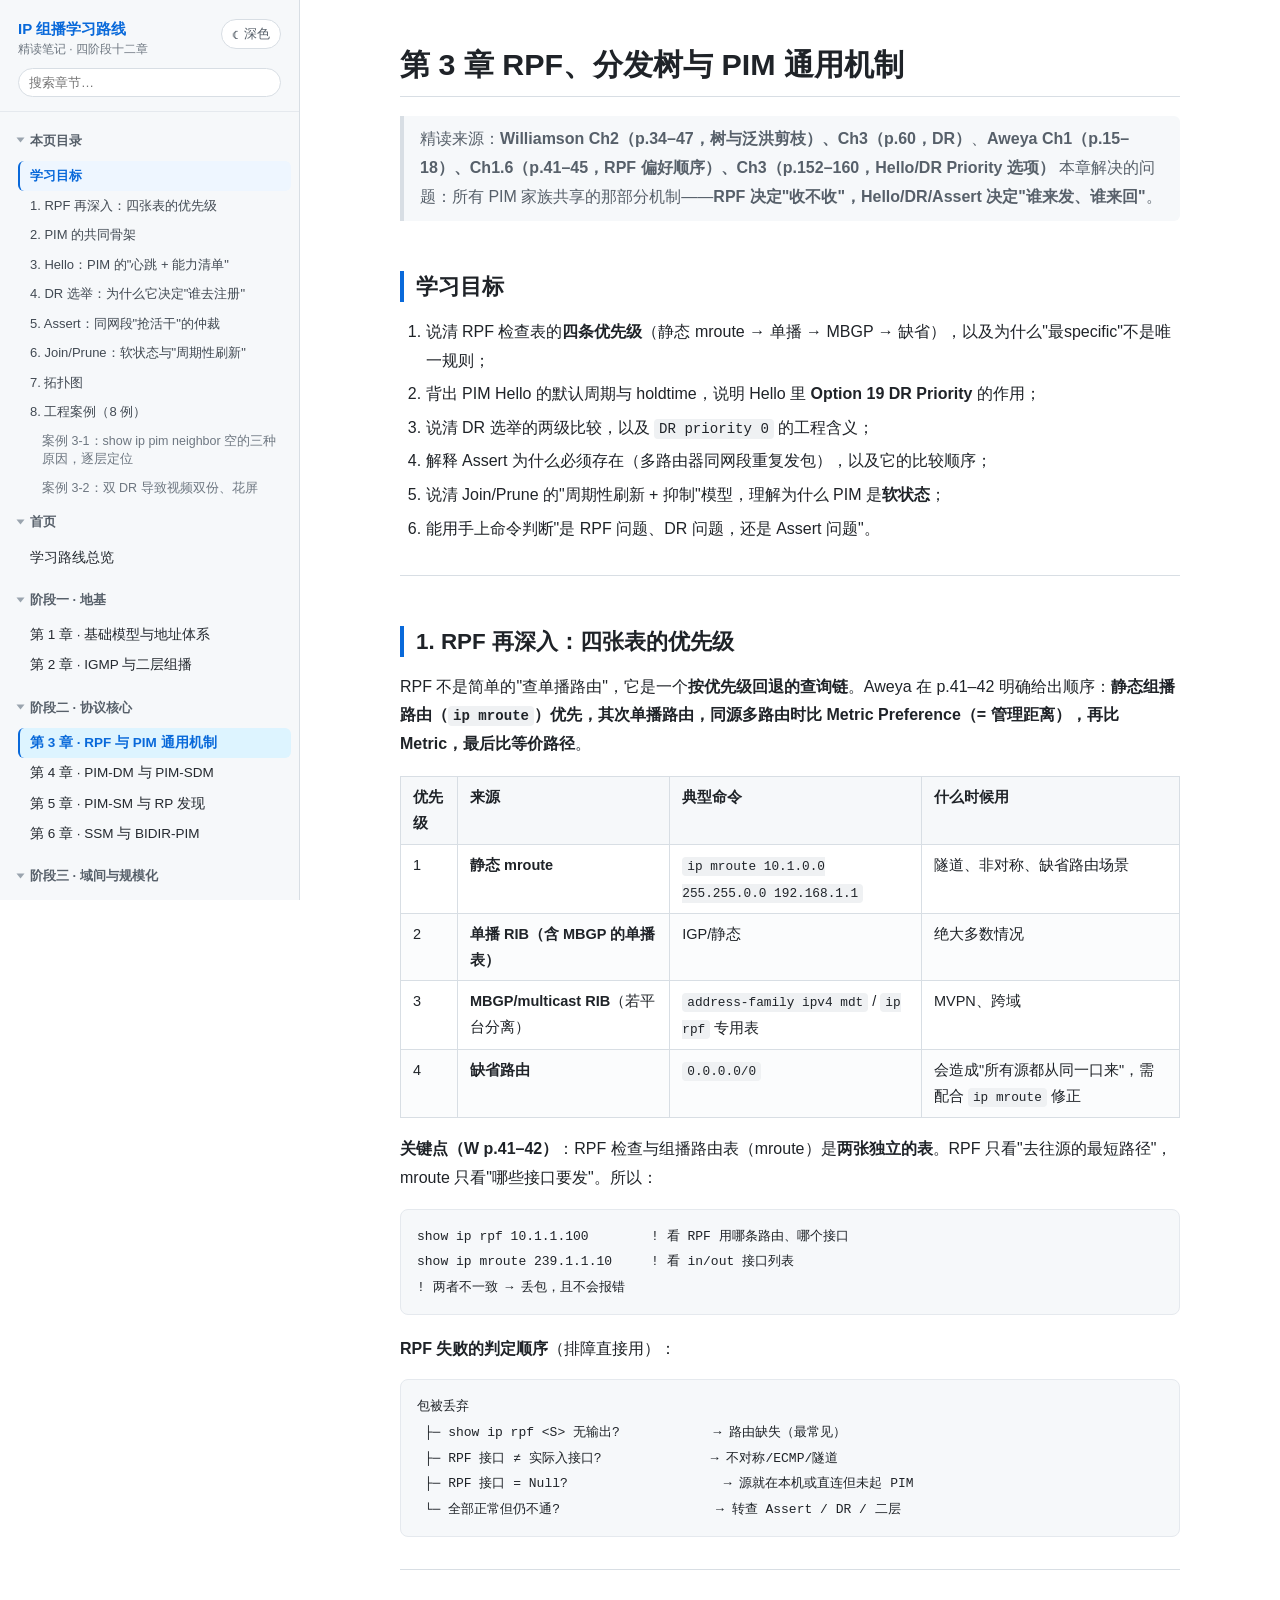
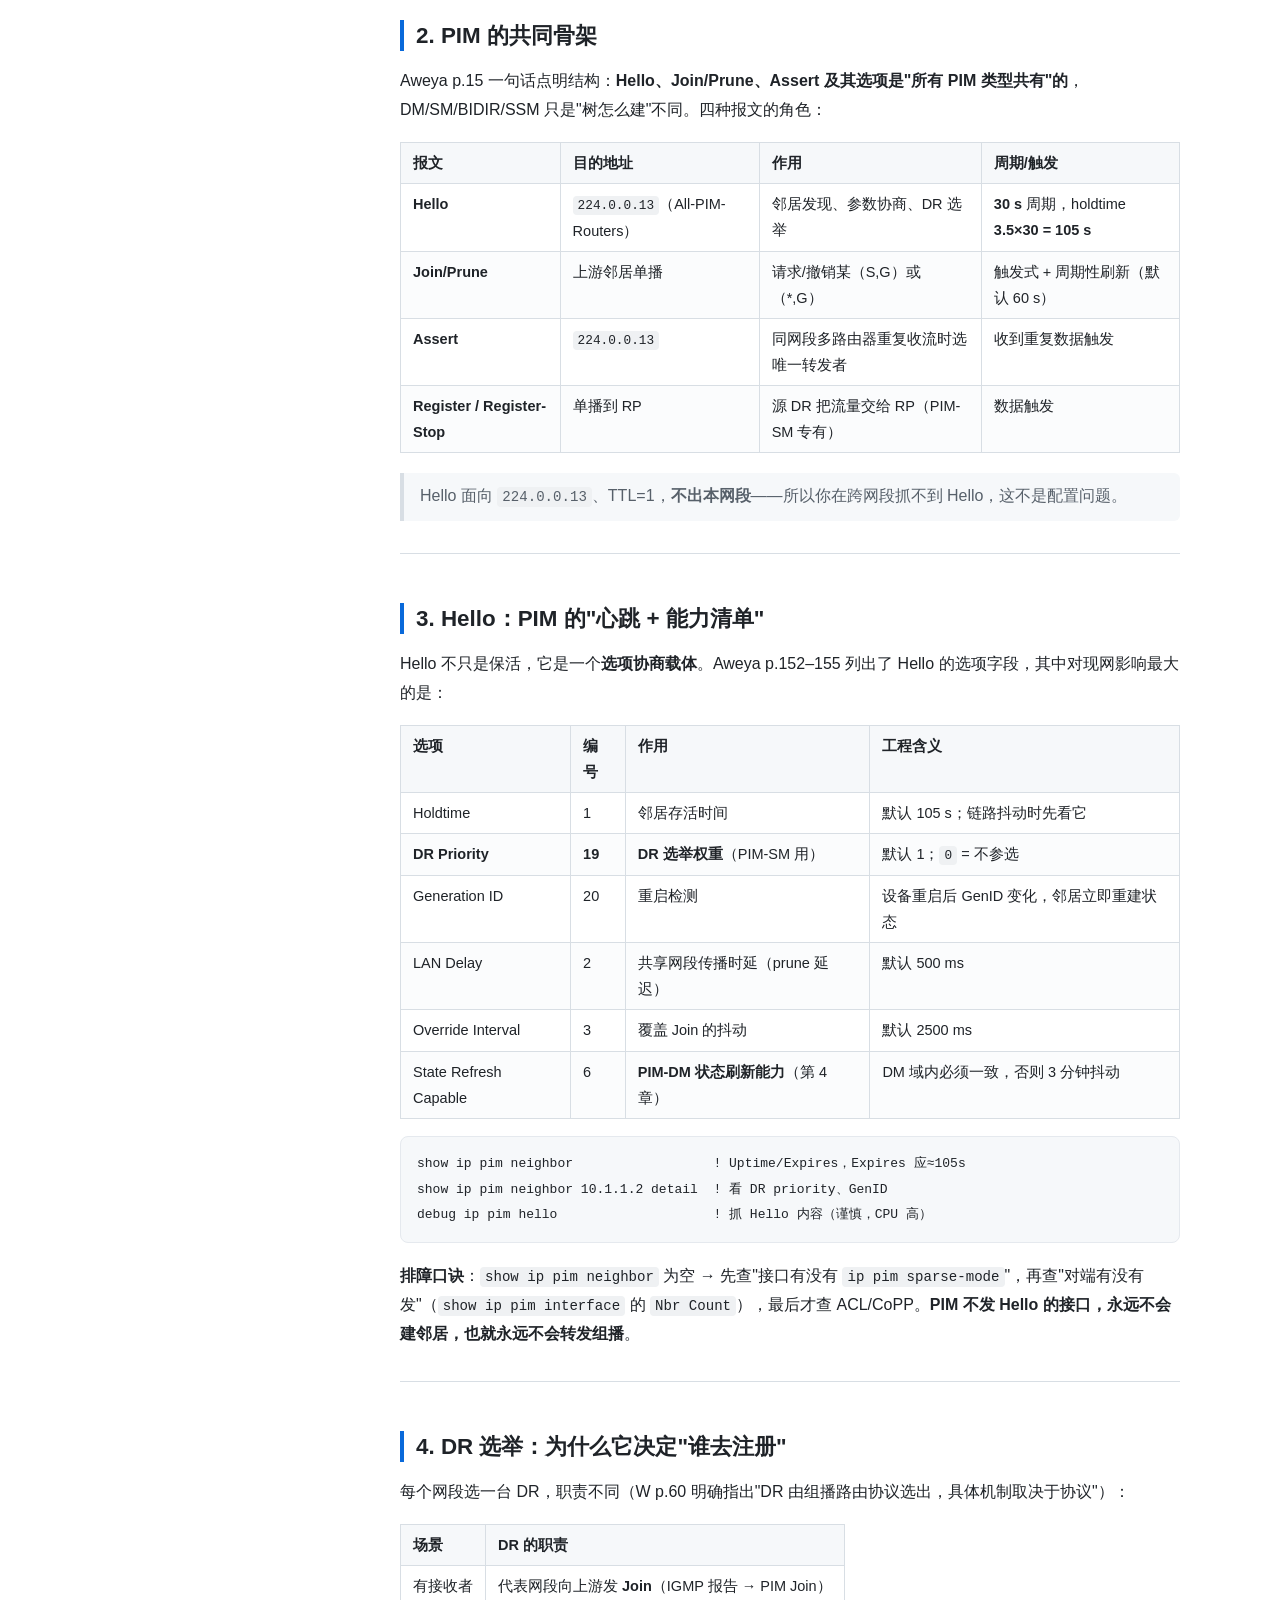
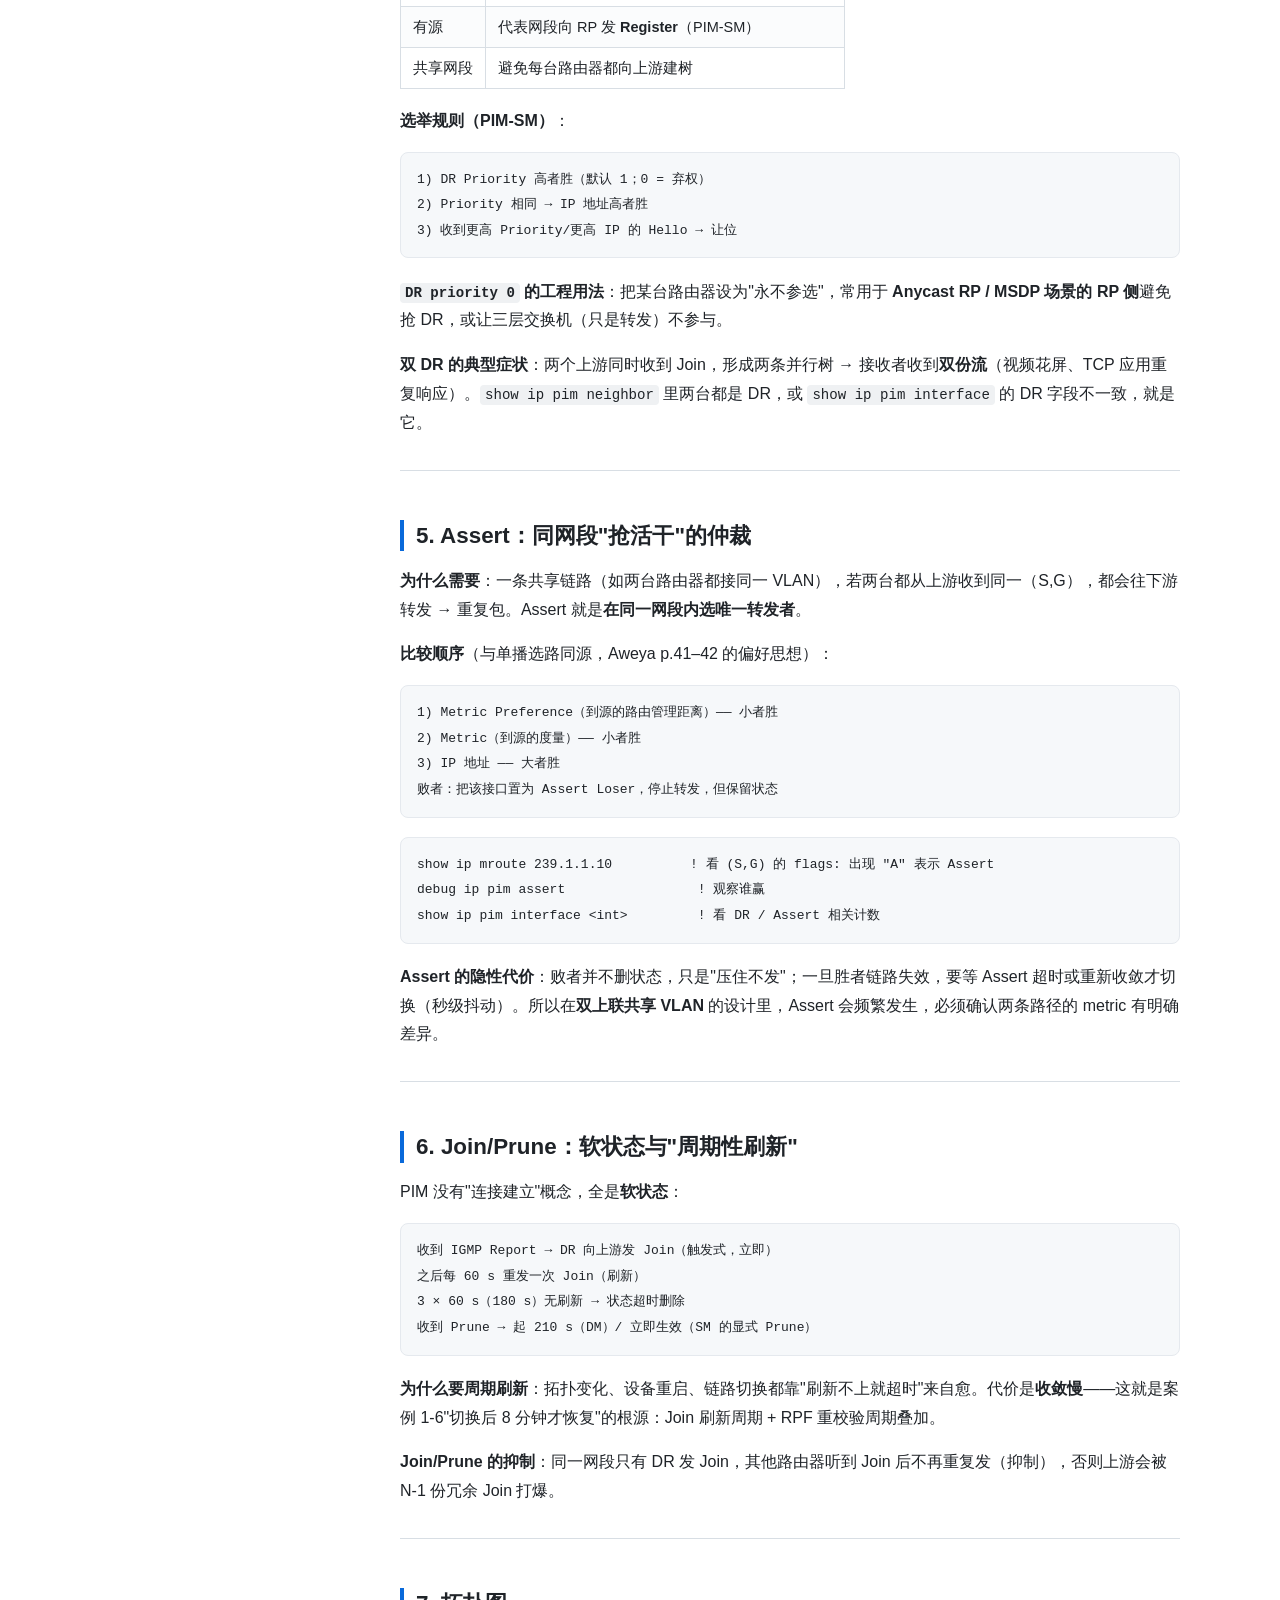
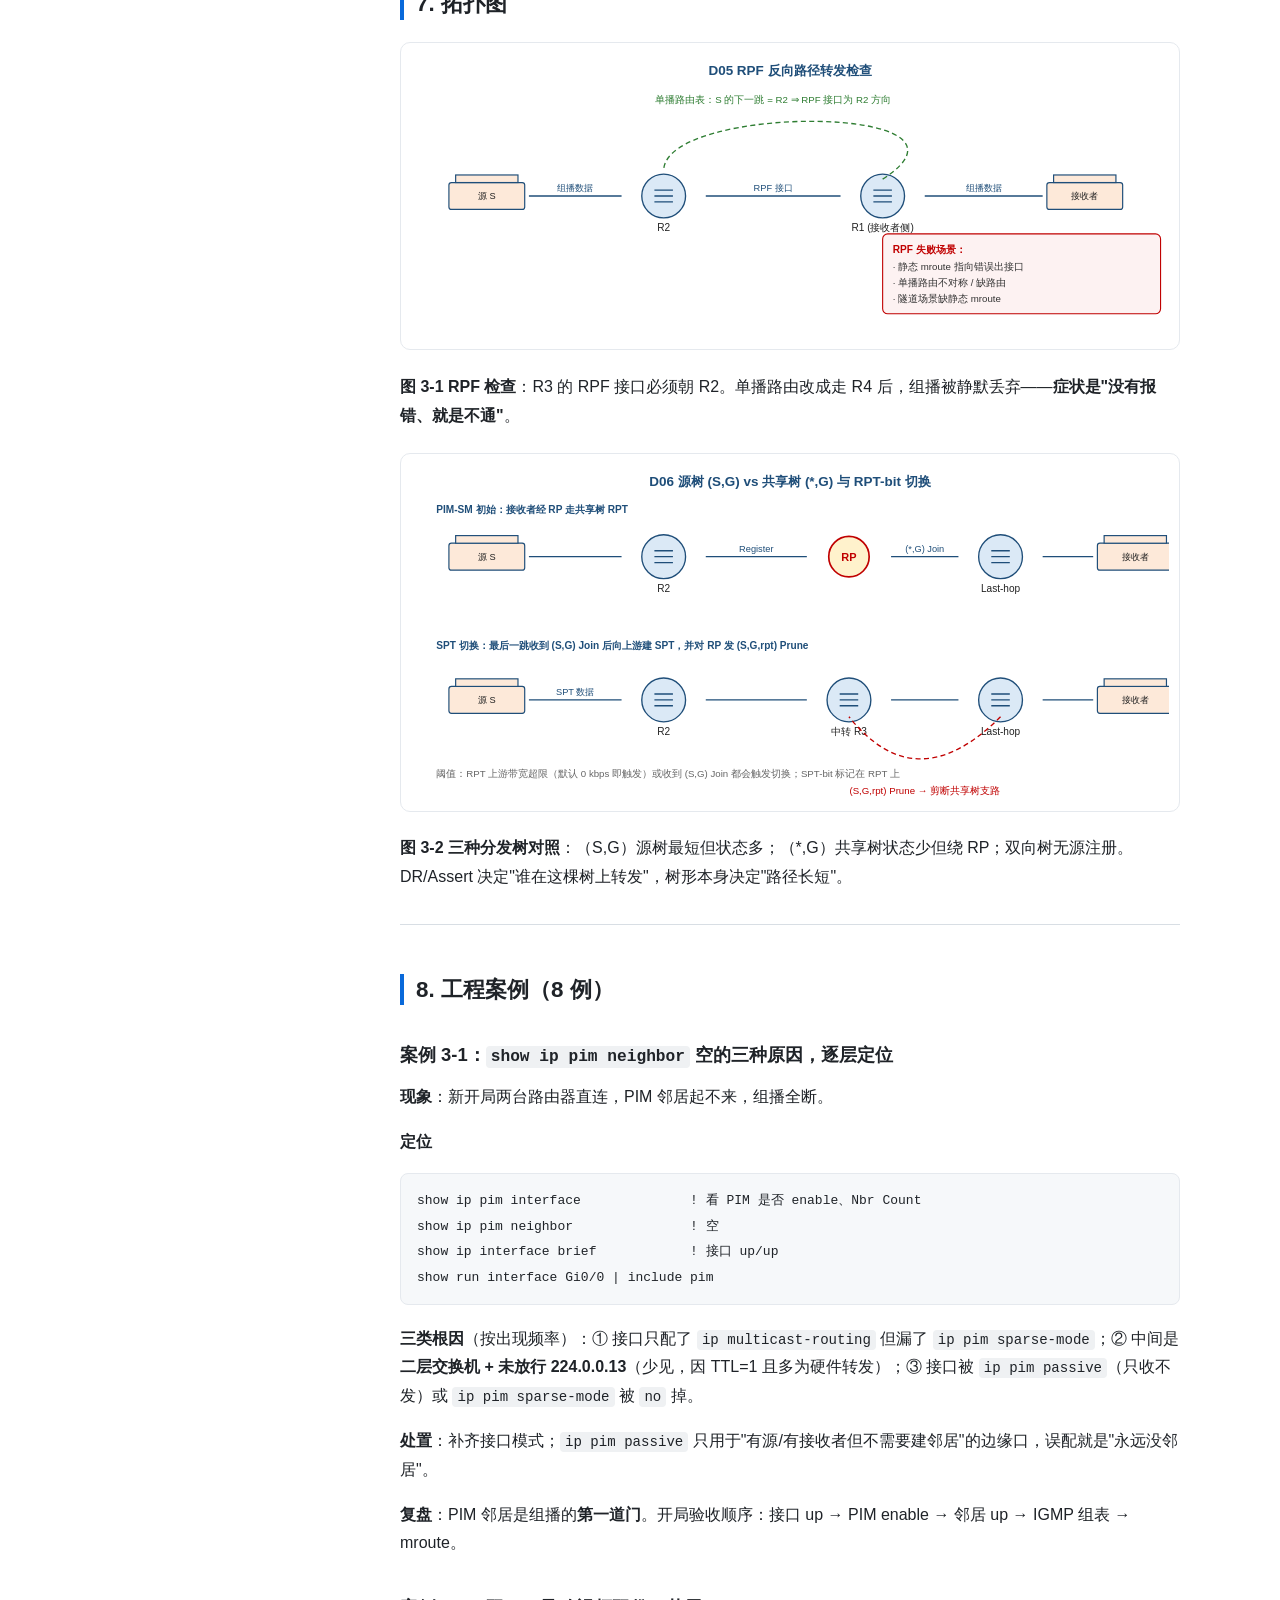
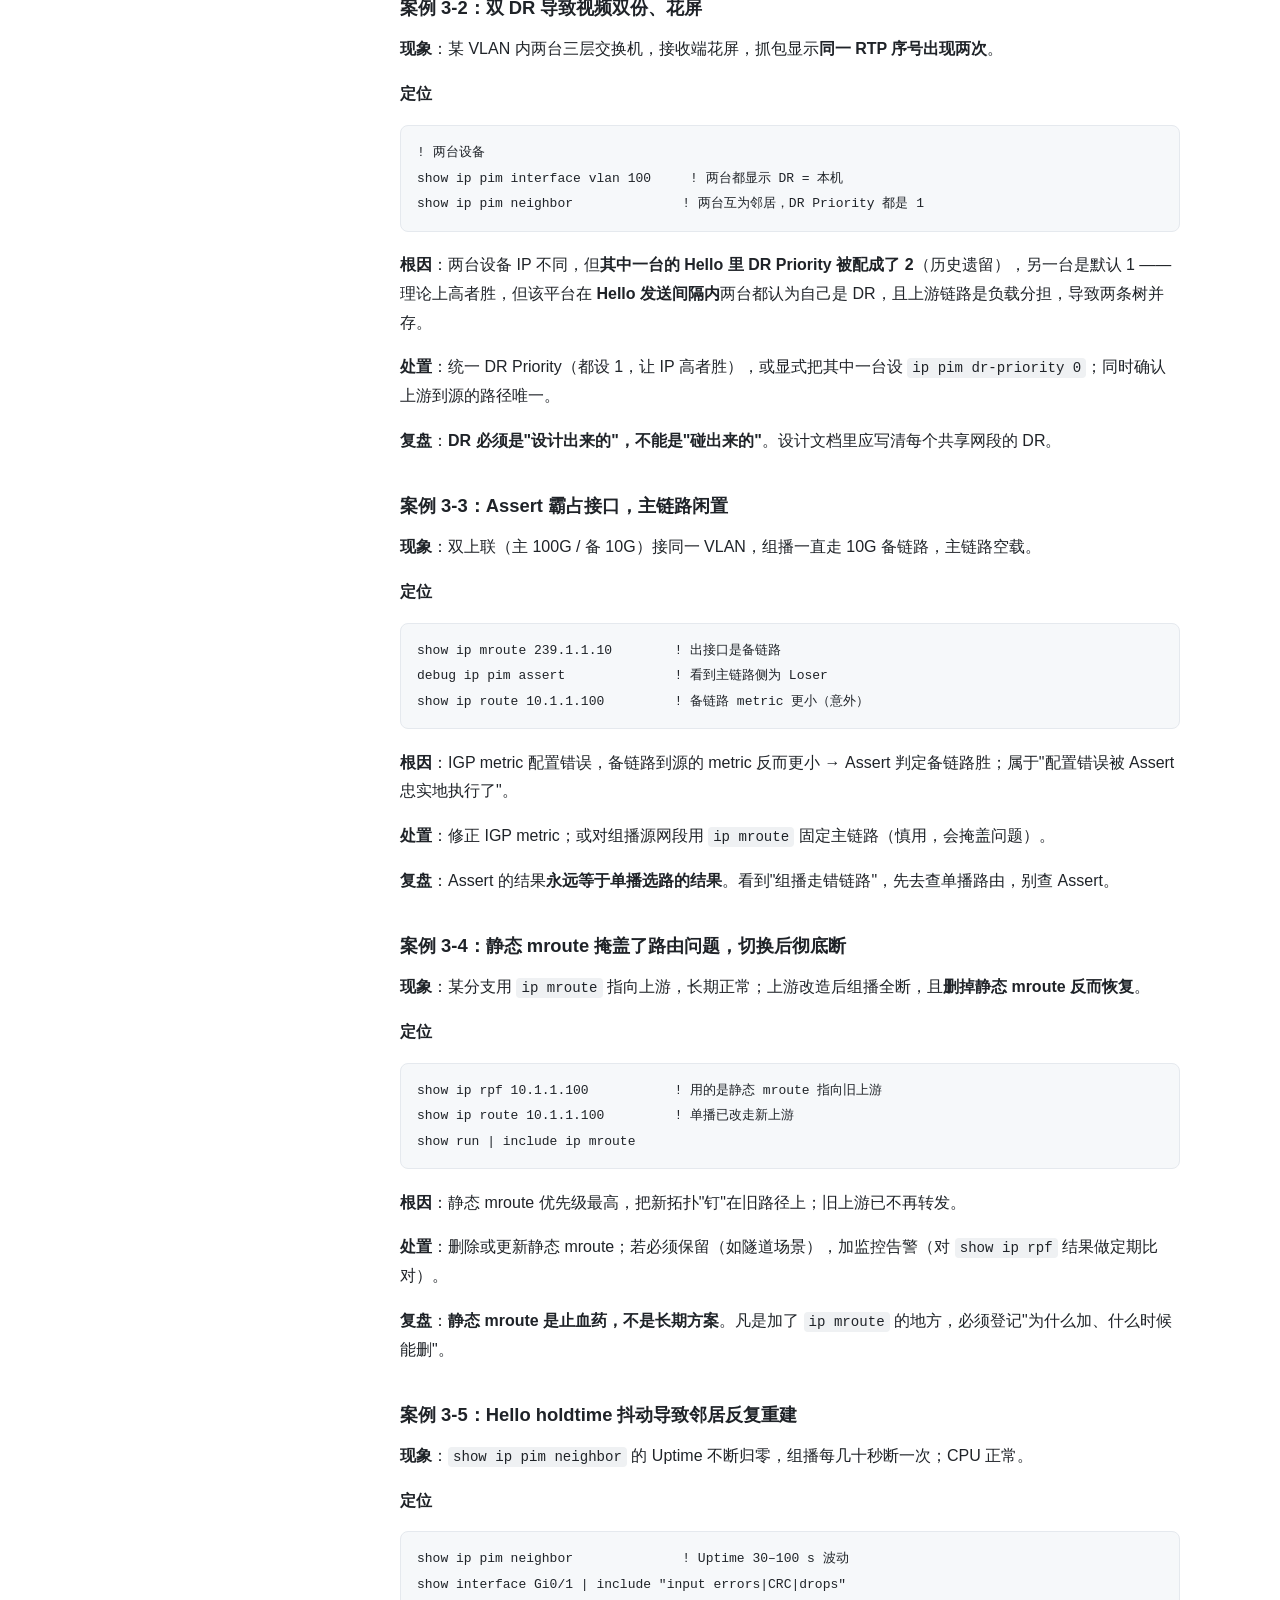
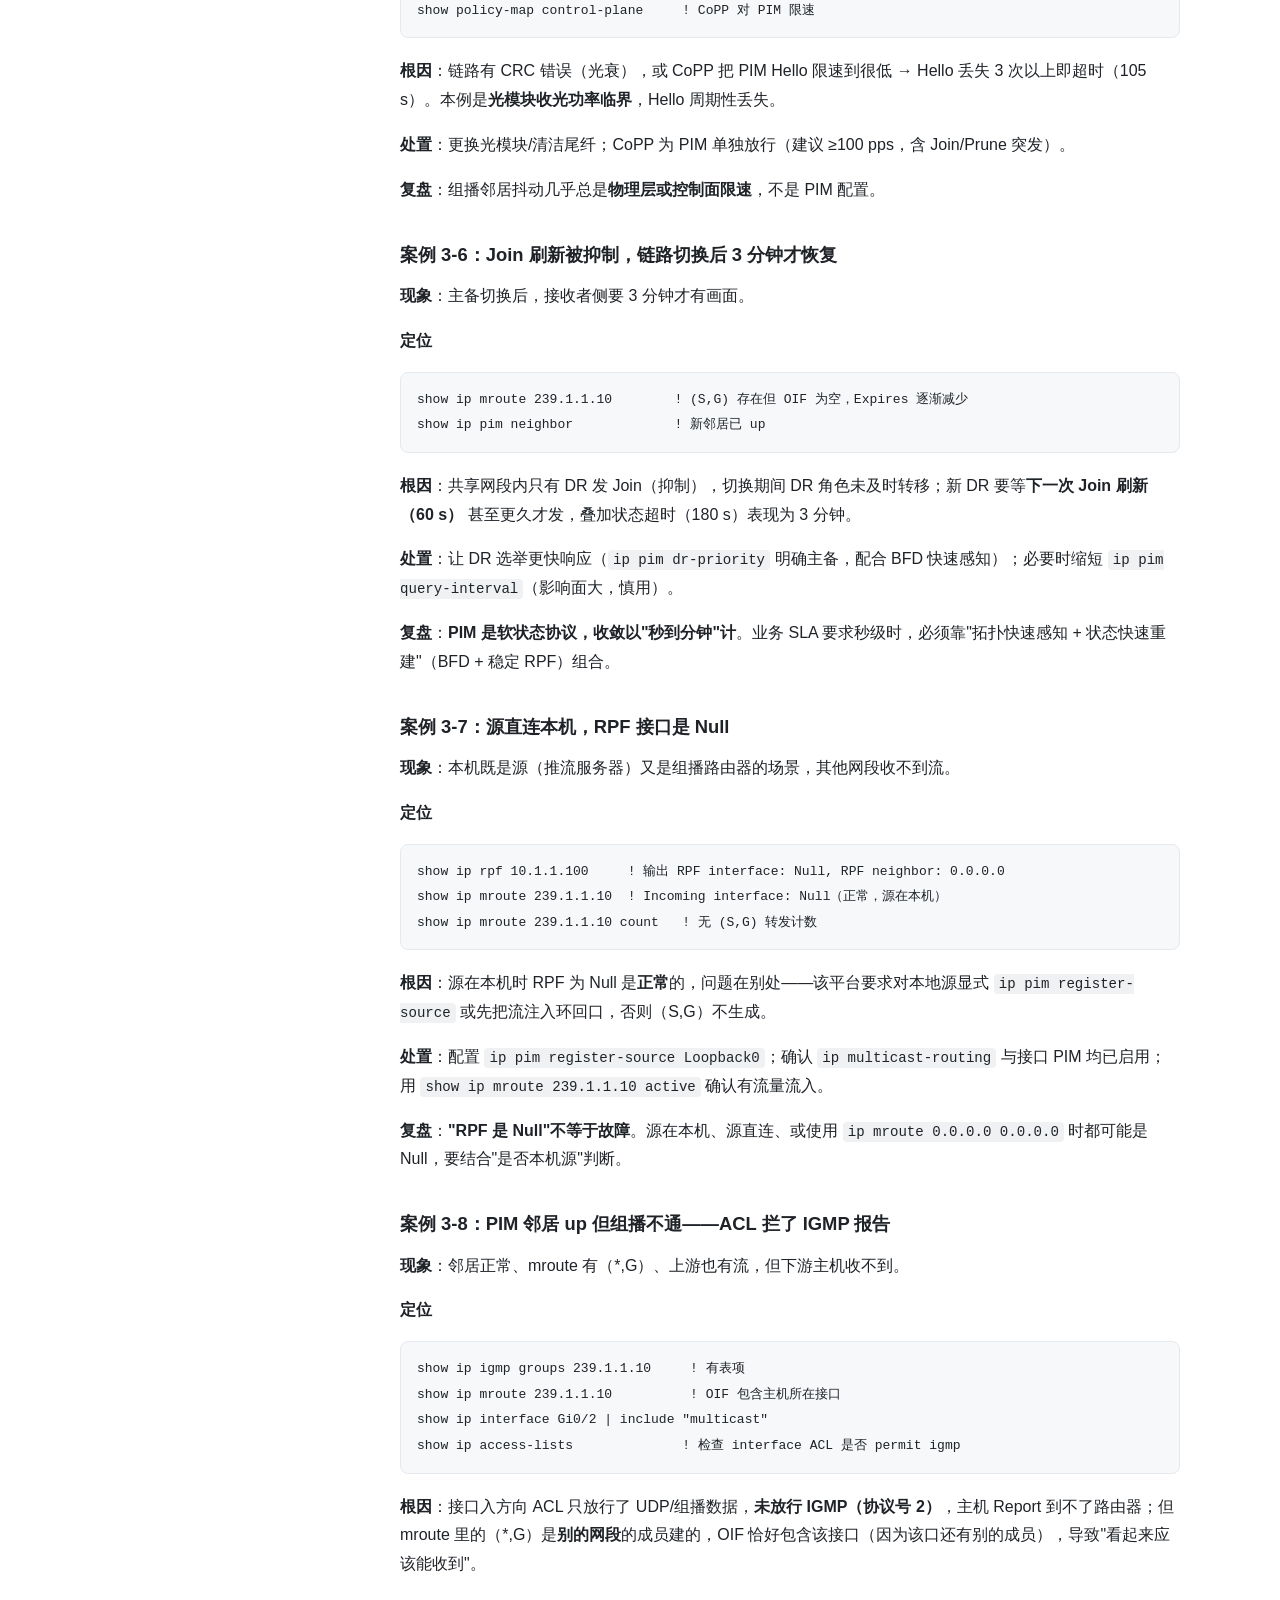
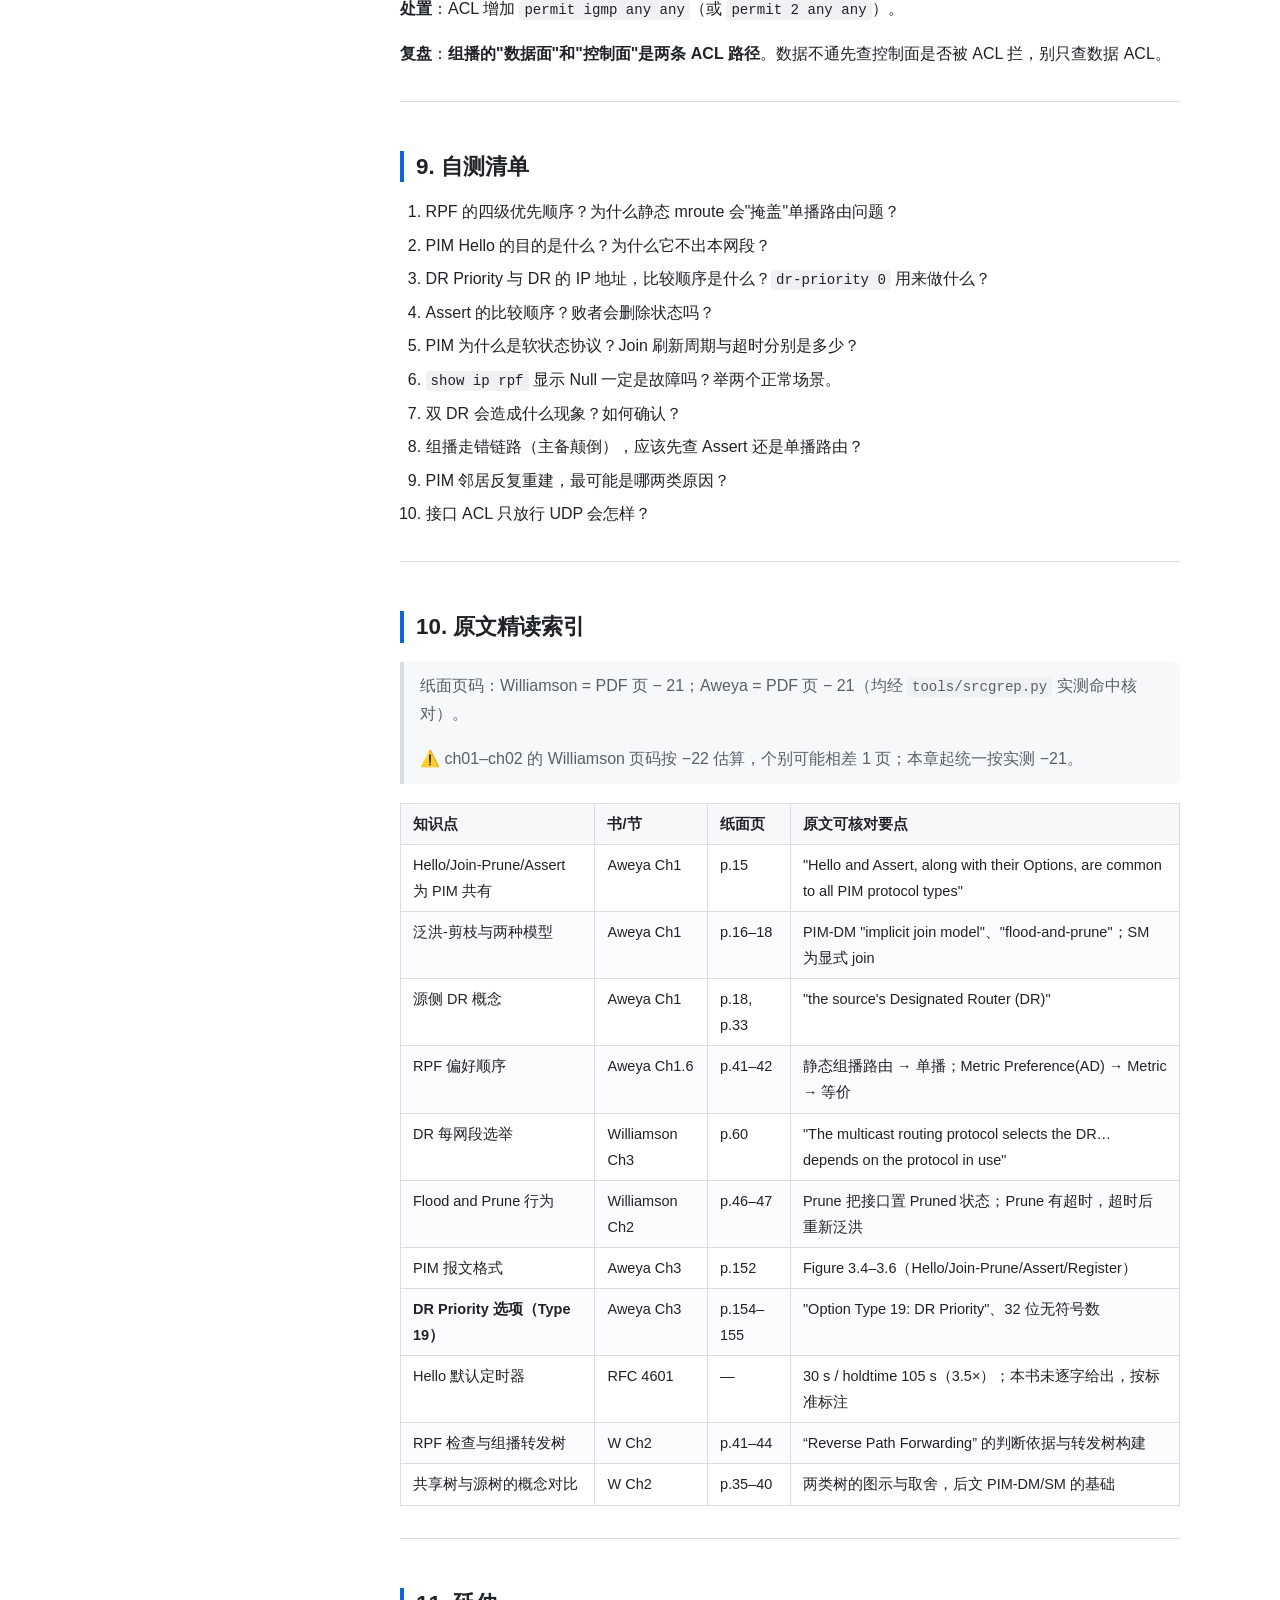
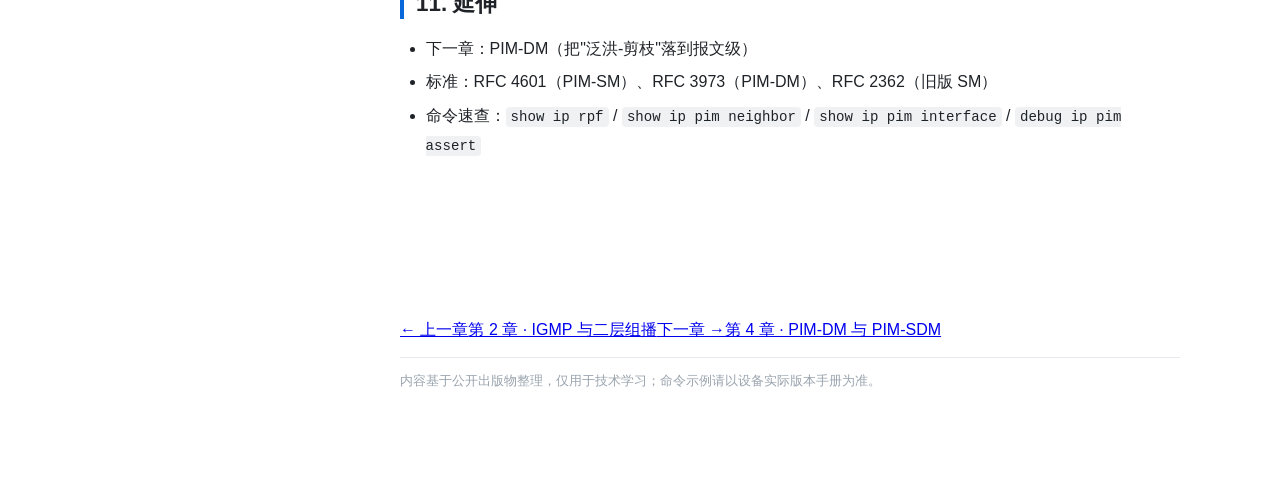
<file: chapters/ch03-rpf-pim-basics.html>
<!DOCTYPE html>
<html lang="zh-CN">
<head>
<meta charset="utf-8">
<meta name="viewport" content="width=device-width, initial-scale=1">
<title>第 3 章 · RPF 与 PIM 通用机制 · IP 组播学习路线</title>
<meta name="description" content="IP 组播学习路线：四阶段十二章精读笔记，96 个生产案例，16 张 SVG 拓扑图。">
<link rel="icon" href="data:image/svg+xml,<svg xmlns='http://www.w3.org/2000/svg' viewBox='0 0 32 32'><rect width='32' height='32' rx='6' fill='%230969da'/><circle cx='16' cy='16' r='4' fill='white'/><circle cx='16' cy='6' r='2.6' fill='white'/><circle cx='25' cy='21' r='2.6' fill='white'/><circle cx='7' cy='21' r='2.6' fill='white'/><path d='M16 10.6V8.6M18.9 17.6l3.4 2M13.1 17.6l-3.4 2' stroke='white' stroke-width='1.6'/></svg>">
<link rel="stylesheet" href="../assets/css/site.css">
<script>
/* 尽早写入主题，避免刷新时闪白 */
(function () {
  var saved = null;
  try { saved = localStorage.getItem('mc-theme'); } catch (e) {}
  var dark = window.matchMedia && window.matchMedia('(prefers-color-scheme: dark)').matches;
  document.documentElement.setAttribute('data-theme', saved || (dark ? 'dark' : 'light'));
})();
</script>
</head>
<body>
<div class="progress" id="progress"></div>
<input type="checkbox" id="nav-toggle" hidden>
<label for="nav-toggle" class="nav-toggle-btn">☰ 目录</label>

<button type="button" class="theme-toggle floating" data-theme-toggle aria-label="切换深色/浅色主题" title="切换深色/浅色主题">
  <span class="theme-icon" aria-hidden="true">◐</span><span class="theme-text">深色</span>
</button>

<aside class="sidebar">
  <div class="brand">
    <div class="brand-row">
      <a href="../index.html">IP 组播学习路线<span>精读笔记 · 四阶段十二章</span></a>
      <button type="button" class="theme-toggle" data-theme-toggle aria-label="切换深色/浅色主题" title="切换深色/浅色主题">
        <span class="theme-icon" aria-hidden="true">◐</span><span class="theme-text">深色</span>
      </button>
    </div>
    <div class="search-wrap">
      <input type="search" id="nav-search" placeholder="搜索章节…" autocomplete="off" aria-label="搜索章节">
    </div>
  </div>

  <nav class="nav">
    <details class="group" id="page-toc-group" open>
      <summary>本页目录</summary>
      <ul class="toc" id="toc-list"></ul>
    </details>

    <details class="group" id="home-group" open>
      <summary>首页</summary>
      <ul><li><a href="../index.html" data-path="index.html">学习路线总览</a></li></ul>
    </details>
    <details class="group part" data-part="阶段一" open>
      <summary>阶段一 · 地基</summary>
      <ul>
        <li><a href="../chapters/ch01-basics.html" data-path="chapters/ch01-basics.html">第 1 章 · 基础模型与地址体系</a></li>
        <li><a href="../chapters/ch02-igmp-l2.html" data-path="chapters/ch02-igmp-l2.html">第 2 章 · IGMP 与二层组播</a></li>
      </ul>
    </details>
    <details class="group part" data-part="阶段二" open>
      <summary>阶段二 · 协议核心</summary>
      <ul>
        <li><a href="../chapters/ch03-rpf-pim-basics.html" data-path="chapters/ch03-rpf-pim-basics.html" active>第 3 章 · RPF 与 PIM 通用机制</a></li>
        <li><a href="../chapters/ch04-pim-dm.html" data-path="chapters/ch04-pim-dm.html">第 4 章 · PIM-DM 与 PIM-SDM</a></li>
        <li><a href="../chapters/ch05-pim-sm-rp.html" data-path="chapters/ch05-pim-sm-rp.html">第 5 章 · PIM-SM 与 RP 发现</a></li>
        <li><a href="../chapters/ch06-ssm-bidir.html" data-path="chapters/ch06-ssm-bidir.html">第 6 章 · SSM 与 BIDIR-PIM</a></li>
      </ul>
    </details>
    <details class="group part" data-part="阶段三" open>
      <summary>阶段三 · 域间与规模化</summary>
      <ul>
        <li><a href="../chapters/ch07-msdp-mbgp.html" data-path="chapters/ch07-msdp-mbgp.html">第 7 章 · MSDP 与 MBGP 域间组播</a></li>
        <li><a href="../chapters/ch08-mvpn-scale.html" data-path="chapters/ch08-mvpn-scale.html">第 8 章 · MVPN / mLDP / BIER</a></li>
      </ul>
    </details>
    <details class="group part" data-part="阶段四" open>
      <summary>阶段四 · 场景实战</summary>
      <ul>
        <li><a href="../chapters/ch09-datacenter-cloud.html" data-path="chapters/ch09-datacenter-cloud.html">第 9 章 · 数据中心与云中的组播</a></li>
        <li><a href="../chapters/ch10-ipv6-multicast.html" data-path="chapters/ch10-ipv6-multicast.html">第 10 章 · IPv6 组播</a></li>
        <li><a href="../chapters/ch11-security.html" data-path="chapters/ch11-security.html">第 11 章 · 组播安全与过滤</a></li>
        <li><a href="../chapters/ch12-troubleshooting.html" data-path="chapters/ch12-troubleshooting.html">第 12 章 · 排障方法论</a></li>
      </ul>
    </details>
  </nav>
</aside>

<label for="nav-toggle" class="backdrop"></label>

<main class="main">
  <article class="content">
<h1 id="3-rpf-pim">第 3 章 RPF、分发树与 PIM 通用机制</h1>
<blockquote>
<p>精读来源：<strong>Williamson Ch2（p.34–47，树与泛洪剪枝）、Ch3（p.60，DR）</strong>、<strong>Aweya Ch1（p.15–18）、Ch1.6（p.41–45，RPF 偏好顺序）、Ch3（p.152–160，Hello/DR Priority 选项）</strong>
本章解决的问题：所有 PIM 家族共享的那部分机制——<strong>RPF 决定"收不收"，Hello/DR/Assert 决定"谁来发、谁来回"</strong>。</p>
</blockquote>
<h2 id="_1">学习目标</h2>
<ol>
<li>说清 RPF 检查表的<strong>四条优先级</strong>（静态 mroute → 单播 → MBGP → 缺省），以及为什么"最specific"不是唯一规则；</li>
<li>背出 PIM Hello 的默认周期与 holdtime，说明 Hello 里 <strong>Option 19 DR Priority</strong> 的作用；</li>
<li>说清 DR 选举的两级比较，以及 <code>DR priority 0</code> 的工程含义；</li>
<li>解释 Assert 为什么必须存在（多路由器同网段重复发包），以及它的比较顺序；</li>
<li>说清 Join/Prune 的"周期性刷新 + 抑制"模型，理解为什么 PIM 是<strong>软状态</strong>；</li>
<li>能用手上命令判断"是 RPF 问题、DR 问题，还是 Assert 问题"。</li>
</ol>
<hr />
<h2 id="1-rpf">1. RPF 再深入：四张表的优先级</h2>
<p>RPF 不是简单的"查单播路由"，它是一个<strong>按优先级回退的查询链</strong>。Aweya 在 p.41–42 明确给出顺序：<strong>静态组播路由（<code>ip mroute</code>）优先，其次单播路由，同源多路由时比 Metric Preference（= 管理距离），再比 Metric，最后比等价路径</strong>。</p>
<table>
<thead>
<tr>
<th>优先级</th>
<th>来源</th>
<th>典型命令</th>
<th>什么时候用</th>
</tr>
</thead>
<tbody>
<tr>
<td>1</td>
<td><strong>静态 mroute</strong></td>
<td><code>ip mroute 10.1.0.0 255.255.0.0 192.168.1.1</code></td>
<td>隧道、非对称、缺省路由场景</td>
</tr>
<tr>
<td>2</td>
<td><strong>单播 RIB（含 MBGP 的单播表）</strong></td>
<td>IGP/静态</td>
<td>绝大多数情况</td>
</tr>
<tr>
<td>3</td>
<td><strong>MBGP/multicast RIB</strong>（若平台分离）</td>
<td><code>address-family ipv4 mdt</code> / <code>ip rpf</code> 专用表</td>
<td>MVPN、跨域</td>
</tr>
<tr>
<td>4</td>
<td><strong>缺省路由</strong></td>
<td><code>0.0.0.0/0</code></td>
<td>会造成"所有源都从同一口来"，需配合 <code>ip mroute</code> 修正</td>
</tr>
</tbody>
</table>
<p><strong>关键点（W p.41–42）</strong>：RPF 检查与组播路由表（mroute）是<strong>两张独立的表</strong>。RPF 只看"去往源的最短路径"，mroute 只看"哪些接口要发"。所以：</p>
<div class="codehilite"><pre><span></span><code>show ip rpf 10.1.1.100        ! 看 RPF 用哪条路由、哪个接口
show ip mroute 239.1.1.10     ! 看 in/out 接口列表
! 两者不一致 → 丢包，且不会报错
</code></pre></div>

<p><strong>RPF 失败的判定顺序</strong>（排障直接用）：</p>
<div class="codehilite"><pre><span></span><code>包被丢弃
 ├─ show ip rpf &lt;S&gt; 无输出?            → 路由缺失（最常见）
 ├─ RPF 接口 ≠ 实际入接口?              → 不对称/ECMP/隧道
 ├─ RPF 接口 = Null?                    → 源就在本机或直连但未起 PIM
 └─ 全部正常但仍不通?                    → 转查 Assert / DR / 二层
</code></pre></div>

<hr />
<h2 id="2-pim">2. PIM 的共同骨架</h2>
<p>Aweya p.15 一句话点明结构：<strong>Hello、Join/Prune、Assert 及其选项是"所有 PIM 类型共有"的</strong>，DM/SM/BIDIR/SSM 只是"树怎么建"不同。四种报文的角色：</p>
<table>
<thead>
<tr>
<th>报文</th>
<th>目的地址</th>
<th>作用</th>
<th>周期/触发</th>
</tr>
</thead>
<tbody>
<tr>
<td><strong>Hello</strong></td>
<td><code>224.0.0.13</code>（All-PIM-Routers）</td>
<td>邻居发现、参数协商、DR 选举</td>
<td><strong>30 s</strong> 周期，holdtime <strong>3.5×30 = 105 s</strong></td>
</tr>
<tr>
<td><strong>Join/Prune</strong></td>
<td>上游邻居单播</td>
<td>请求/撤销某（S,G）或（*,G）</td>
<td>触发式 + 周期性刷新（默认 60 s）</td>
</tr>
<tr>
<td><strong>Assert</strong></td>
<td><code>224.0.0.13</code></td>
<td>同网段多路由器重复收流时选唯一转发者</td>
<td>收到重复数据触发</td>
</tr>
<tr>
<td><strong>Register / Register-Stop</strong></td>
<td>单播到 RP</td>
<td>源 DR 把流量交给 RP（PIM-SM 专有）</td>
<td>数据触发</td>
</tr>
</tbody>
</table>
<blockquote>
<p>Hello 面向 <code>224.0.0.13</code>、TTL=1，<strong>不出本网段</strong>——所以你在跨网段抓不到 Hello，这不是配置问题。</p>
</blockquote>
<hr />
<h2 id="3-hellopim">3. Hello：PIM 的"心跳 + 能力清单"</h2>
<p>Hello 不只是保活，它是一个<strong>选项协商载体</strong>。Aweya p.152–155 列出了 Hello 的选项字段，其中对现网影响最大的是：</p>
<table>
<thead>
<tr>
<th>选项</th>
<th>编号</th>
<th>作用</th>
<th>工程含义</th>
</tr>
</thead>
<tbody>
<tr>
<td>Holdtime</td>
<td>1</td>
<td>邻居存活时间</td>
<td>默认 105 s；链路抖动时先看它</td>
</tr>
<tr>
<td><strong>DR Priority</strong></td>
<td><strong>19</strong></td>
<td><strong>DR 选举权重</strong>（PIM-SM 用）</td>
<td>默认 1；<code>0</code> = 不参选</td>
</tr>
<tr>
<td>Generation ID</td>
<td>20</td>
<td>重启检测</td>
<td>设备重启后 GenID 变化，邻居立即重建状态</td>
</tr>
<tr>
<td>LAN Delay</td>
<td>2</td>
<td>共享网段传播时延（prune 延迟）</td>
<td>默认 500 ms</td>
</tr>
<tr>
<td>Override Interval</td>
<td>3</td>
<td>覆盖 Join 的抖动</td>
<td>默认 2500 ms</td>
</tr>
<tr>
<td>State Refresh Capable</td>
<td>6</td>
<td><strong>PIM-DM 状态刷新能力</strong>（第 4 章）</td>
<td>DM 域内必须一致，否则 3 分钟抖动</td>
</tr>
</tbody>
</table>
<div class="codehilite"><pre><span></span><code>show ip pim neighbor                  ! Uptime/Expires，Expires 应≈105s
show ip pim neighbor 10.1.1.2 detail  ! 看 DR priority、GenID
debug ip pim hello                    ! 抓 Hello 内容（谨慎，CPU 高）
</code></pre></div>

<p><strong>排障口诀</strong>：<code>show ip pim neighbor</code> 为空 → 先查"接口有没有 <code>ip pim sparse-mode</code>"，再查"对端有没有发"（<code>show ip pim interface</code> 的 <code>Nbr Count</code>），最后才查 ACL/CoPP。<strong>PIM 不发 Hello 的接口，永远不会建邻居，也就永远不会转发组播</strong>。</p>
<hr />
<h2 id="4-dr">4. DR 选举：为什么它决定"谁去注册"</h2>
<p>每个网段选一台 DR，职责不同（W p.60 明确指出"DR 由组播路由协议选出，具体机制取决于协议"）：</p>
<table>
<thead>
<tr>
<th>场景</th>
<th>DR 的职责</th>
</tr>
</thead>
<tbody>
<tr>
<td>有接收者</td>
<td>代表网段向上游发 <strong>Join</strong>（IGMP 报告 → PIM Join）</td>
</tr>
<tr>
<td>有源</td>
<td>代表网段向 RP 发 <strong>Register</strong>（PIM-SM）</td>
</tr>
<tr>
<td>共享网段</td>
<td>避免每台路由器都向上游建树</td>
</tr>
</tbody>
</table>
<p><strong>选举规则（PIM-SM）</strong>：</p>
<div class="codehilite"><pre><span></span><code>1) DR Priority 高者胜（默认 1；0 = 弃权）
2) Priority 相同 → IP 地址高者胜
3) 收到更高 Priority/更高 IP 的 Hello → 让位
</code></pre></div>

<p><strong><code>DR priority 0</code> 的工程用法</strong>：把某台路由器设为"永不参选"，常用于 <strong>Anycast RP / MSDP 场景的 RP 侧</strong>避免抢 DR，或让三层交换机（只是转发）不参与。</p>
<p><strong>双 DR 的典型症状</strong>：两个上游同时收到 Join，形成两条并行树 → 接收者收到<strong>双份流</strong>（视频花屏、TCP 应用重复响应）。<code>show ip pim neighbor</code> 里两台都是 DR，或 <code>show ip pim interface</code> 的 DR 字段不一致，就是它。</p>
<hr />
<h2 id="5-assert">5. Assert：同网段"抢活干"的仲裁</h2>
<p><strong>为什么需要</strong>：一条共享链路（如两台路由器都接同一 VLAN），若两台都从上游收到同一（S,G），都会往下游转发 → 重复包。Assert 就是<strong>在同一网段内选唯一转发者</strong>。</p>
<p><strong>比较顺序</strong>（与单播选路同源，Aweya p.41–42 的偏好思想）：</p>
<div class="codehilite"><pre><span></span><code>1) Metric Preference（到源的路由管理距离）—— 小者胜
2) Metric（到源的度量）—— 小者胜
3) IP 地址 —— 大者胜
败者：把该接口置为 Assert Loser，停止转发，但保留状态
</code></pre></div>

<div class="codehilite"><pre><span></span><code>show ip mroute 239.1.1.10          ! 看 (S,G) 的 flags: 出现 &quot;A&quot; 表示 Assert
debug ip pim assert                 ! 观察谁赢
show ip pim interface &lt;int&gt;         ! 看 DR / Assert 相关计数
</code></pre></div>

<p><strong>Assert 的隐性代价</strong>：败者并不删状态，只是"压住不发"；一旦胜者链路失效，要等 Assert 超时或重新收敛才切换（秒级抖动）。所以在<strong>双上联共享 VLAN</strong> 的设计里，Assert 会频繁发生，必须确认两条路径的 metric 有明确差异。</p>
<hr />
<h2 id="6-joinprune">6. Join/Prune：软状态与"周期性刷新"</h2>
<p>PIM 没有"连接建立"概念，全是<strong>软状态</strong>：</p>
<div class="codehilite"><pre><span></span><code>收到 IGMP Report → DR 向上游发 Join（触发式，立即）
之后每 60 s 重发一次 Join（刷新）
3 × 60 s（180 s）无刷新 → 状态超时删除
收到 Prune → 起 210 s（DM）/ 立即生效（SM 的显式 Prune）
</code></pre></div>

<p><strong>为什么要周期刷新</strong>：拓扑变化、设备重启、链路切换都靠"刷新不上就超时"来自愈。代价是<strong>收敛慢</strong>——这就是案例 1-6"切换后 8 分钟才恢复"的根源：Join 刷新周期 + RPF 重校验周期叠加。</p>
<p><strong>Join/Prune 的抑制</strong>：同一网段只有 DR 发 Join，其他路由器听到 Join 后不再重复发（抑制），否则上游会被 N-1 份冗余 Join 打爆。</p>
<hr />
<h2 id="7">7. 拓扑图</h2>
<p><img alt="RPF 检查与 RPF 失败的四种形态" src="../diagrams/d05-rpf.svg" /></p>
<p><strong>图 3-1 RPF 检查</strong>：R3 的 RPF 接口必须朝 R2。单播路由改成走 R4 后，组播被静默丢弃——<strong>症状是"没有报错、就是不通"</strong>。</p>
<p><img alt="源树、单向共享树与双向共享树" src="../diagrams/d06-trees.svg" /></p>
<p><strong>图 3-2 三种分发树对照</strong>：（S,G）源树最短但状态多；（*,G）共享树状态少但绕 RP；双向树无源注册。DR/Assert 决定"谁在这棵树上转发"，树形本身决定"路径长短"。</p>
<hr />
<h2 id="8-8">8. 工程案例（8 例）</h2>
<h3 id="3-1show-ip-pim-neighbor">案例 3-1：<code>show ip pim neighbor</code> 空的三种原因，逐层定位</h3>
<p><strong>现象</strong>：新开局两台路由器直连，PIM 邻居起不来，组播全断。</p>
<p><strong>定位</strong></p>
<div class="codehilite"><pre><span></span><code>show ip pim interface              ! 看 PIM 是否 enable、Nbr Count
show ip pim neighbor               ! 空
show ip interface brief            ! 接口 up/up
show run interface Gi0/0 | include pim
</code></pre></div>

<p><strong>三类根因</strong>（按出现频率）：① 接口只配了 <code>ip multicast-routing</code> 但漏了 <code>ip pim sparse-mode</code>；② 中间是<strong>二层交换机 + 未放行 224.0.0.13</strong>（少见，因 TTL=1 且多为硬件转发）；③ 接口被 <code>ip pim passive</code>（只收不发）或 <code>ip pim sparse-mode</code> 被 <code>no</code> 掉。</p>
<p><strong>处置</strong>：补齐接口模式；<code>ip pim passive</code> 只用于"有源/有接收者但不需要建邻居"的边缘口，误配就是"永远没邻居"。</p>
<p><strong>复盘</strong>：PIM 邻居是组播的<strong>第一道门</strong>。开局验收顺序：接口 up → PIM enable → 邻居 up → IGMP 组表 → mroute。</p>
<h3 id="3-2-dr">案例 3-2：双 DR 导致视频双份、花屏</h3>
<p><strong>现象</strong>：某 VLAN 内两台三层交换机，接收端花屏，抓包显示<strong>同一 RTP 序号出现两次</strong>。</p>
<p><strong>定位</strong></p>
<div class="codehilite"><pre><span></span><code>! 两台设备
show ip pim interface vlan 100     ! 两台都显示 DR = 本机
show ip pim neighbor              ! 两台互为邻居，DR Priority 都是 1
</code></pre></div>

<p><strong>根因</strong>：两台设备 IP 不同，但<strong>其中一台的 Hello 里 DR Priority 被配成了 2</strong>（历史遗留），另一台是默认 1 —— 理论上高者胜，但该平台在 <strong>Hello 发送间隔内</strong>两台都认为自己是 DR，且上游链路是负载分担，导致两条树并存。</p>
<p><strong>处置</strong>：统一 DR Priority（都设 1，让 IP 高者胜），或显式把其中一台设 <code>ip pim dr-priority 0</code>；同时确认上游到源的路径唯一。</p>
<p><strong>复盘</strong>：<strong>DR 必须是"设计出来的"，不能是"碰出来的"</strong>。设计文档里应写清每个共享网段的 DR。</p>
<h3 id="3-3assert">案例 3-3：Assert 霸占接口，主链路闲置</h3>
<p><strong>现象</strong>：双上联（主 100G / 备 10G）接同一 VLAN，组播一直走 10G 备链路，主链路空载。</p>
<p><strong>定位</strong></p>
<div class="codehilite"><pre><span></span><code>show ip mroute 239.1.1.10        ! 出接口是备链路
debug ip pim assert              ! 看到主链路侧为 Loser
show ip route 10.1.1.100         ! 备链路 metric 更小（意外）
</code></pre></div>

<p><strong>根因</strong>：IGP metric 配置错误，备链路到源的 metric 反而更小 → Assert 判定备链路胜；属于"配置错误被 Assert 忠实地执行了"。</p>
<p><strong>处置</strong>：修正 IGP metric；或对组播源网段用 <code>ip mroute</code> 固定主链路（慎用，会掩盖问题）。</p>
<p><strong>复盘</strong>：Assert 的结果<strong>永远等于单播选路的结果</strong>。看到"组播走错链路"，先去查单播路由，别查 Assert。</p>
<h3 id="3-4-mroute">案例 3-4：静态 mroute 掩盖了路由问题，切换后彻底断</h3>
<p><strong>现象</strong>：某分支用 <code>ip mroute</code> 指向上游，长期正常；上游改造后组播全断，且<strong>删掉静态 mroute 反而恢复</strong>。</p>
<p><strong>定位</strong></p>
<div class="codehilite"><pre><span></span><code>show ip rpf 10.1.1.100           ! 用的是静态 mroute 指向旧上游
show ip route 10.1.1.100         ! 单播已改走新上游
show run | include ip mroute
</code></pre></div>

<p><strong>根因</strong>：静态 mroute 优先级最高，把新拓扑"钉"在旧路径上；旧上游已不再转发。</p>
<p><strong>处置</strong>：删除或更新静态 mroute；若必须保留（如隧道场景），加监控告警（对 <code>show ip rpf</code> 结果做定期比对）。</p>
<p><strong>复盘</strong>：<strong>静态 mroute 是止血药，不是长期方案</strong>。凡是加了 <code>ip mroute</code> 的地方，必须登记"为什么加、什么时候能删"。</p>
<h3 id="3-5hello-holdtime">案例 3-5：Hello holdtime 抖动导致邻居反复重建</h3>
<p><strong>现象</strong>：<code>show ip pim neighbor</code> 的 Uptime 不断归零，组播每几十秒断一次；CPU 正常。</p>
<p><strong>定位</strong></p>
<div class="codehilite"><pre><span></span><code>show ip pim neighbor              ! Uptime 30–100 s 波动
show interface Gi0/1 | include &quot;input errors|CRC|drops&quot;
show policy-map control-plane     ! CoPP 对 PIM 限速
</code></pre></div>

<p><strong>根因</strong>：链路有 CRC 错误（光衰），或 CoPP 把 PIM Hello 限速到很低 → Hello 丢失 3 次以上即超时（105 s）。本例是<strong>光模块收光功率临界</strong>，Hello 周期性丢失。</p>
<p><strong>处置</strong>：更换光模块/清洁尾纤；CoPP 为 PIM 单独放行（建议 ≥100 pps，含 Join/Prune 突发）。</p>
<p><strong>复盘</strong>：组播邻居抖动几乎总是<strong>物理层或控制面限速</strong>，不是 PIM 配置。</p>
<h3 id="3-6join-3">案例 3-6：Join 刷新被抑制，链路切换后 3 分钟才恢复</h3>
<p><strong>现象</strong>：主备切换后，接收者侧要 3 分钟才有画面。</p>
<p><strong>定位</strong></p>
<div class="codehilite"><pre><span></span><code>show ip mroute 239.1.1.10        ! (S,G) 存在但 OIF 为空，Expires 逐渐减少
show ip pim neighbor             ! 新邻居已 up
</code></pre></div>

<p><strong>根因</strong>：共享网段内只有 DR 发 Join（抑制），切换期间 DR 角色未及时转移；新 DR 要等<strong>下一次 Join 刷新（60 s）</strong> 甚至更久才发，叠加状态超时（180 s）表现为 3 分钟。</p>
<p><strong>处置</strong>：让 DR 选举更快响应（<code>ip pim dr-priority</code> 明确主备，配合 BFD 快速感知）；必要时缩短 <code>ip pim query-interval</code>（影响面大，慎用）。</p>
<p><strong>复盘</strong>：<strong>PIM 是软状态协议，收敛以"秒到分钟"计</strong>。业务 SLA 要求秒级时，必须靠"拓扑快速感知 + 状态快速重建"（BFD + 稳定 RPF）组合。</p>
<h3 id="3-7rpf-null">案例 3-7：源直连本机，RPF 接口是 Null</h3>
<p><strong>现象</strong>：本机既是源（推流服务器）又是组播路由器的场景，其他网段收不到流。</p>
<p><strong>定位</strong></p>
<div class="codehilite"><pre><span></span><code>show ip rpf 10.1.1.100     ! 输出 RPF interface: Null, RPF neighbor: 0.0.0.0
show ip mroute 239.1.1.10  ! Incoming interface: Null（正常，源在本机）
show ip mroute 239.1.1.10 count   ! 无 (S,G) 转发计数
</code></pre></div>

<p><strong>根因</strong>：源在本机时 RPF 为 Null 是<strong>正常</strong>的，问题在别处——该平台要求对本地源显式 <code>ip pim register-source</code> 或先把流注入环回口，否则（S,G）不生成。</p>
<p><strong>处置</strong>：配置 <code>ip pim register-source Loopback0</code>；确认 <code>ip multicast-routing</code> 与接口 PIM 均已启用；用 <code>show ip mroute 239.1.1.10 active</code> 确认有流量流入。</p>
<p><strong>复盘</strong>：<strong>"RPF 是 Null"不等于故障</strong>。源在本机、源直连、或使用 <code>ip mroute 0.0.0.0 0.0.0.0</code> 时都可能是 Null，要结合"是否本机源"判断。</p>
<h3 id="3-8pim-up-acl-igmp">案例 3-8：PIM 邻居 up 但组播不通——ACL 拦了 IGMP 报告</h3>
<p><strong>现象</strong>：邻居正常、mroute 有（*,G）、上游也有流，但下游主机收不到。</p>
<p><strong>定位</strong></p>
<div class="codehilite"><pre><span></span><code>show ip igmp groups 239.1.1.10     ! 有表项
show ip mroute 239.1.1.10          ! OIF 包含主机所在接口
show ip interface Gi0/2 | include &quot;multicast&quot;
show ip access-lists              ! 检查 interface ACL 是否 permit igmp
</code></pre></div>

<p><strong>根因</strong>：接口入方向 ACL 只放行了 UDP/组播数据，<strong>未放行 IGMP（协议号 2）</strong>，主机 Report 到不了路由器；但 mroute 里的（*,G）是<strong>别的网段</strong>的成员建的，OIF 恰好包含该接口（因为该口还有别的成员），导致"看起来应该能收到"。</p>
<p><strong>处置</strong>：ACL 增加 <code>permit igmp any any</code>（或 <code>permit 2 any any</code>）。</p>
<p><strong>复盘</strong>：<strong>组播的"数据面"和"控制面"是两条 ACL 路径</strong>。数据不通先查控制面是否被 ACL 拦，别只查数据 ACL。</p>
<hr />
<h2 id="9">9. 自测清单</h2>
<ol>
<li>RPF 的四级优先顺序？为什么静态 mroute 会"掩盖"单播路由问题？</li>
<li>PIM Hello 的目的是什么？为什么它不出本网段？</li>
<li>DR Priority 与 DR 的 IP 地址，比较顺序是什么？<code>dr-priority 0</code> 用来做什么？</li>
<li>Assert 的比较顺序？败者会删除状态吗？</li>
<li>PIM 为什么是软状态协议？Join 刷新周期与超时分别是多少？</li>
<li><code>show ip rpf</code> 显示 Null 一定是故障吗？举两个正常场景。</li>
<li>双 DR 会造成什么现象？如何确认？</li>
<li>组播走错链路（主备颠倒），应该先查 Assert 还是单播路由？</li>
<li>PIM 邻居反复重建，最可能是哪两类原因？</li>
<li>接口 ACL 只放行 UDP 会怎样？</li>
</ol>
<hr />
<h2 id="10">10. 原文精读索引</h2>
<blockquote>
<p>纸面页码：Williamson = PDF 页 − 21；Aweya = PDF 页 − 21（均经 <code>tools/srcgrep.py</code> 实测命中核对）。</p>
<p>⚠️ ch01–ch02 的 Williamson 页码按 −22 估算，个别可能相差 1 页；本章起统一按实测 −21。</p>
</blockquote>
<table>
<thead>
<tr>
<th>知识点</th>
<th>书/节</th>
<th>纸面页</th>
<th>原文可核对要点</th>
</tr>
</thead>
<tbody>
<tr>
<td>Hello/Join-Prune/Assert 为 PIM 共有</td>
<td>Aweya Ch1</td>
<td>p.15</td>
<td>"Hello and Assert, along with their Options, are common to all PIM protocol types"</td>
</tr>
<tr>
<td>泛洪-剪枝与两种模型</td>
<td>Aweya Ch1</td>
<td>p.16–18</td>
<td>PIM-DM "implicit join model"、"flood-and-prune"；SM 为显式 join</td>
</tr>
<tr>
<td>源侧 DR 概念</td>
<td>Aweya Ch1</td>
<td>p.18, p.33</td>
<td>"the source's Designated Router (DR)"</td>
</tr>
<tr>
<td>RPF 偏好顺序</td>
<td>Aweya Ch1.6</td>
<td>p.41–42</td>
<td>静态组播路由 → 单播；Metric Preference(AD) → Metric → 等价</td>
</tr>
<tr>
<td>DR 每网段选举</td>
<td>Williamson Ch3</td>
<td>p.60</td>
<td>"The multicast routing protocol selects the DR… depends on the protocol in use"</td>
</tr>
<tr>
<td>Flood and Prune 行为</td>
<td>Williamson Ch2</td>
<td>p.46–47</td>
<td>Prune 把接口置 Pruned 状态；Prune 有超时，超时后重新泛洪</td>
</tr>
<tr>
<td>PIM 报文格式</td>
<td>Aweya Ch3</td>
<td>p.152</td>
<td>Figure 3.4–3.6（Hello/Join-Prune/Assert/Register）</td>
</tr>
<tr>
<td><strong>DR Priority 选项（Type 19）</strong></td>
<td>Aweya Ch3</td>
<td>p.154–155</td>
<td>"Option Type 19: DR Priority"、32 位无符号数</td>
</tr>
<tr>
<td>Hello 默认定时器</td>
<td>RFC 4601</td>
<td>—</td>
<td>30 s / holdtime 105 s（3.5×）；本书未逐字给出，按标准标注</td>
</tr>
<tr>
<td>RPF 检查与组播转发树</td>
<td>W Ch2</td>
<td>p.41–44</td>
<td>“Reverse Path Forwarding” 的判断依据与转发树构建</td>
</tr>
<tr>
<td>共享树与源树的概念对比</td>
<td>W Ch2</td>
<td>p.35–40</td>
<td>两类树的图示与取舍，后文 PIM-DM/SM 的基础</td>
</tr>
</tbody>
</table>
<hr />
<h2 id="11">11. 延伸</h2>
<ul>
<li>下一章：PIM-DM（把"泛洪-剪枝"落到报文级）</li>
<li>标准：RFC 4601（PIM-SM）、RFC 3973（PIM-DM）、RFC 2362（旧版 SM）</li>
<li>命令速查：<code>show ip rpf</code> / <code>show ip pim neighbor</code> / <code>show ip pim interface</code> / <code>debug ip pim assert</code></li>
</ul>
  </article>
  <footer class="page-foot">
<a class="prev" href="ch02-igmp-l2.html"><span class="dir">← 上一章</span><span class="ttl">第 2 章 · IGMP 与二层组播</span></a><a class="next" href="ch04-pim-dm.html"><span class="dir">下一章 →</span><span class="ttl">第 4 章 · PIM-DM 与 PIM-SDM</span></a>
    <p class="foot-note">内容基于公开出版物整理，仅用于技术学习；命令示例请以设备实际版本手册为准。</p>
  </footer>
</main>

<button type="button" class="to-top" id="to-top" aria-label="回到顶部" title="回到顶部">↑</button>

<script>
(function () {
  var content = document.querySelector('.content');
  var here = location.pathname;

  /* ---------- 当前章节高亮 + 展开所属分组 ---------- */
  var active = null;
  document.querySelectorAll('.nav a[data-path]').forEach(function (a) {
    if (here.indexOf('/' + a.dataset.path) !== -1 || here.indexOf(a.dataset.path) !== -1) {
      a.classList.add('active');
      active = a;
    }
  });
  if (active) {
    var g = active.closest('details');
    if (g) g.open = true;
  }

  /* ---------- 生成本页目录（取 h2 / h3） ---------- */
  var heads = content ? content.querySelectorAll('h2, h3') : [];
  var tocList = document.getElementById('toc-list');
  heads.forEach(function (h, i) {
    h.id = 'sec-' + (i + 1);
    var li = document.createElement('li');
    li.className = h.tagName === 'H3' ? 'lvl3' : 'lvl2';
    var a = document.createElement('a');
    a.href = '#' + h.id;
    a.textContent = h.textContent.trim();
    li.appendChild(a);
    tocList.appendChild(li);
  });
  if (!heads.length) {
    var g = document.getElementById('page-toc-group');
    if (g) g.remove();
  }

  /* ---------- 目录滚动高亮 ---------- */
  if (heads.length) {
    var links = tocList.querySelectorAll('a');
    var onScroll = function () {
      var idx = 0;
      heads.forEach(function (h, i) {
        if (h.getBoundingClientRect().top <= 100) idx = i;
      });
      links.forEach(function (a, i) { a.classList.toggle('active', i === idx); });
    };
    window.addEventListener('scroll', onScroll, { passive: true });
    onScroll();
  }

  /* ---------- 阅读进度条 ---------- */
  var bar = document.getElementById('progress');
  function paintProgress() {
    if (!bar) return;
    var h = document.documentElement.scrollHeight - window.innerHeight;
    var p = h > 0 ? (window.scrollY / h) * 100 : 0;
    bar.style.width = Math.min(100, Math.max(0, p)) + '%';
  }
  window.addEventListener('scroll', paintProgress, { passive: true });
  paintProgress();

  /* ---------- 回到顶部 ---------- */
  var top = document.getElementById('to-top');
  if (top) {
    top.addEventListener('click', function () { window.scrollTo({ top: 0, behavior: 'smooth' }); });
    window.addEventListener('scroll', function () {
      top.style.opacity = window.scrollY > 400 ? '1' : '0';
    }, { passive: true });
  }

  /* ---------- 侧栏搜索过滤 ---------- */
  var search = document.getElementById('nav-search');
  if (search) {
    search.addEventListener('input', function () {
      var q = search.value.trim().toLowerCase();
      document.querySelectorAll('.nav .group.part').forEach(function (grp) {
        var hit = 0;
        grp.querySelectorAll('li').forEach(function (li) {
          var t = (li.textContent || '').toLowerCase();
          var ok = !q || t.indexOf(q) !== -1;
          li.style.display = ok ? '' : 'none';
          if (ok) hit++;
        });
        grp.style.display = hit ? '' : 'none';
        if (q && hit) grp.open = true;
      });
    });
  }

  /* ---------- 代码块复制按钮 ---------- */
  document.querySelectorAll('.content pre').forEach(function (pre) {
    var btn = document.createElement('button');
    btn.className = 'copy-btn';
    btn.type = 'button';
    btn.textContent = '复制';
    btn.addEventListener('click', function () {
      var code = pre.querySelector('code');
      var text = code ? code.innerText : pre.innerText;
      navigator.clipboard.writeText(text).then(function () {
        btn.textContent = '已复制';
        setTimeout(function () { btn.textContent = '复制'; }, 1500);
      }).catch(function () { btn.textContent = '复制失败'; });
    });
    pre.appendChild(btn);
  });

  /* ---------- 移动端点目录后自动收起 ---------- */
  document.querySelectorAll('.nav a[data-path]').forEach(function (a) {
    a.addEventListener('click', function () {
      document.getElementById('nav-toggle').checked = false;
    });
  });

  /* ---------- 主题切换 ---------- */
  var root = document.documentElement;
  var mq = window.matchMedia ? window.matchMedia('(prefers-color-scheme: dark)') : null;

  function paintButtons(theme) {
    var dark = theme === 'dark';
    document.querySelectorAll('[data-theme-toggle]').forEach(function (btn) {
      btn.querySelector('.theme-icon').textContent = dark ? '☀' : '☾';
      btn.querySelector('.theme-text').textContent = dark ? '浅色' : '深色';
      btn.setAttribute('aria-pressed', dark ? 'true' : 'false');
      btn.title = dark ? '切换到浅色主题' : '切换到深色主题';
    });
  }

  function applyTheme(theme) {
    root.setAttribute('data-theme', theme);
    paintButtons(theme);
  }

  paintButtons(root.getAttribute('data-theme') || 'light');

  document.querySelectorAll('[data-theme-toggle]').forEach(function (btn) {
    btn.addEventListener('click', function () {
      var next = root.getAttribute('data-theme') === 'dark' ? 'light' : 'dark';
      applyTheme(next);
      try { localStorage.setItem('mc-theme', next); } catch (e) {}
    });
  });

  if (mq) {
    var onScheme = function (e) {
      var saved = null;
      try { saved = localStorage.getItem('mc-theme'); } catch (err) {}
      if (!saved) applyTheme(e.matches ? 'dark' : 'light');
    };
    if (mq.addEventListener) mq.addEventListener('change', onScheme);
    else if (mq.addListener) mq.addListener(onScheme);
  }
})();
</script>
</body>
</html>
</file>
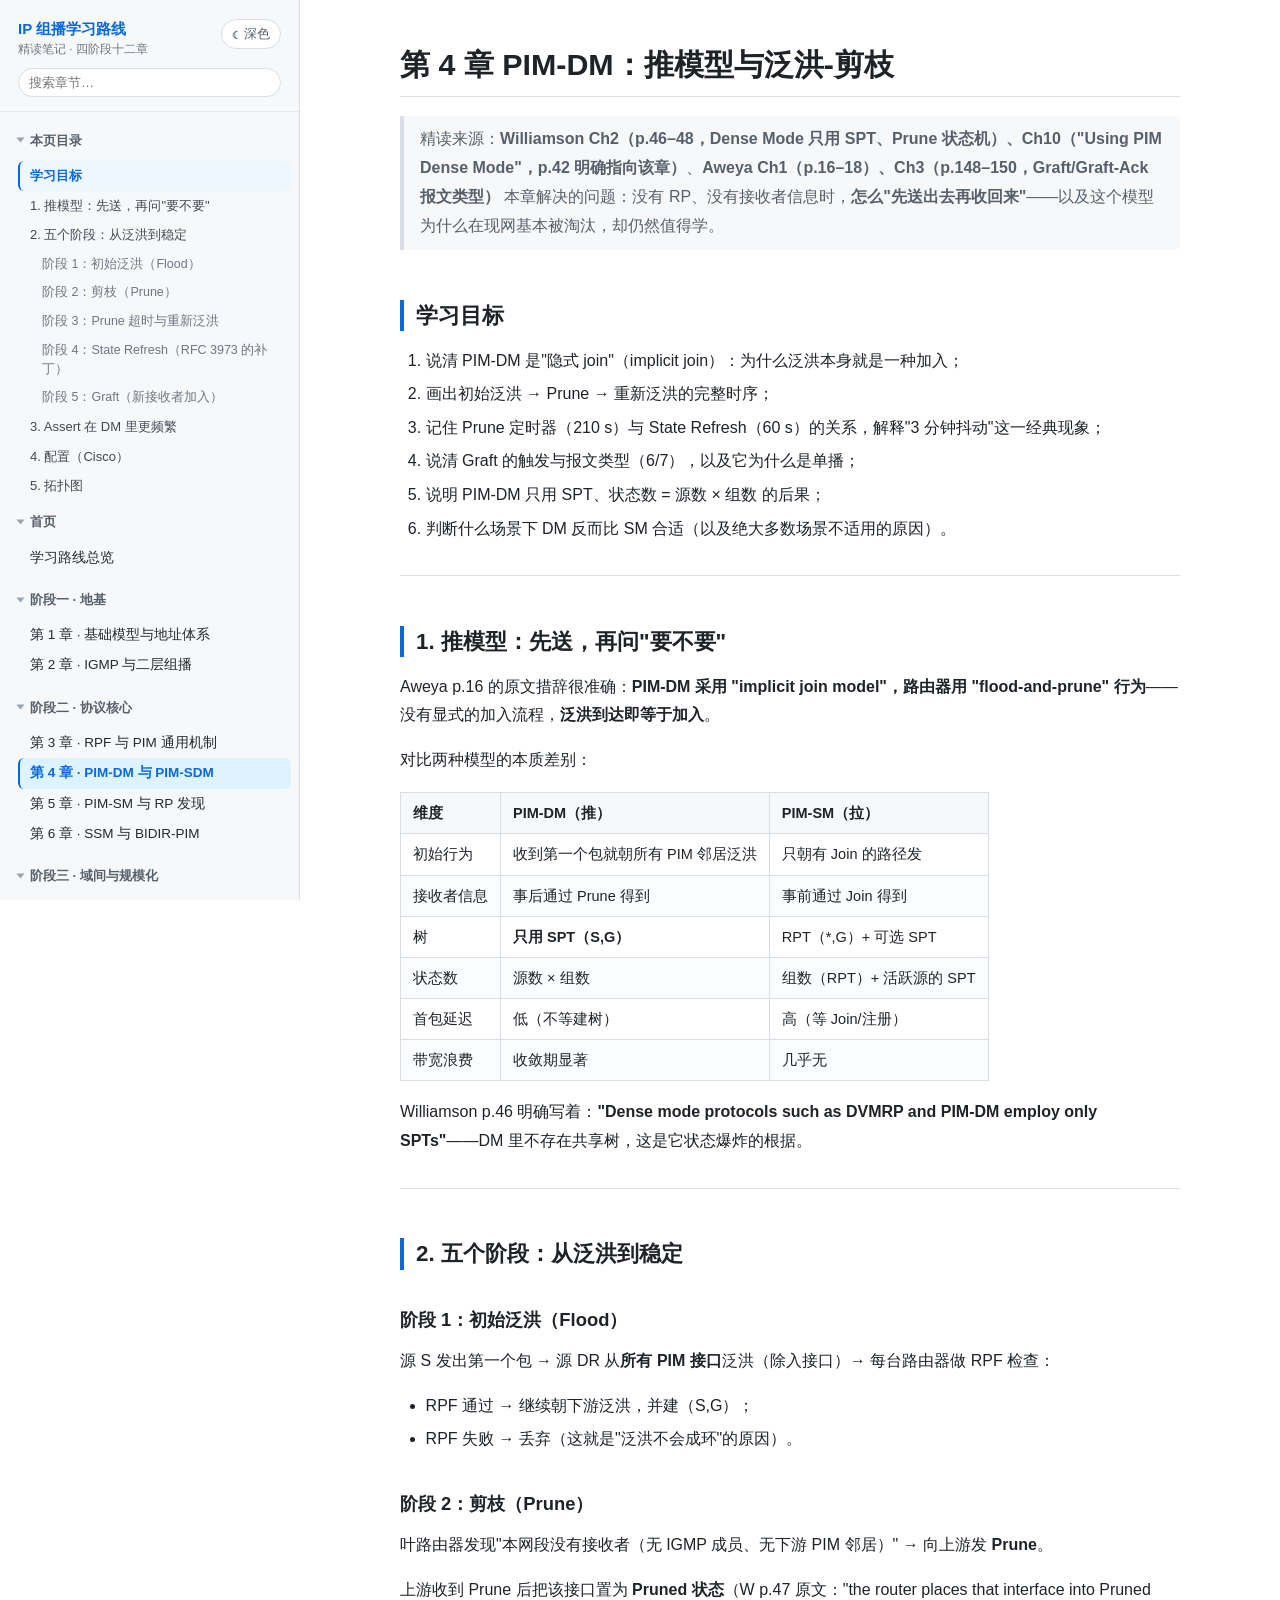
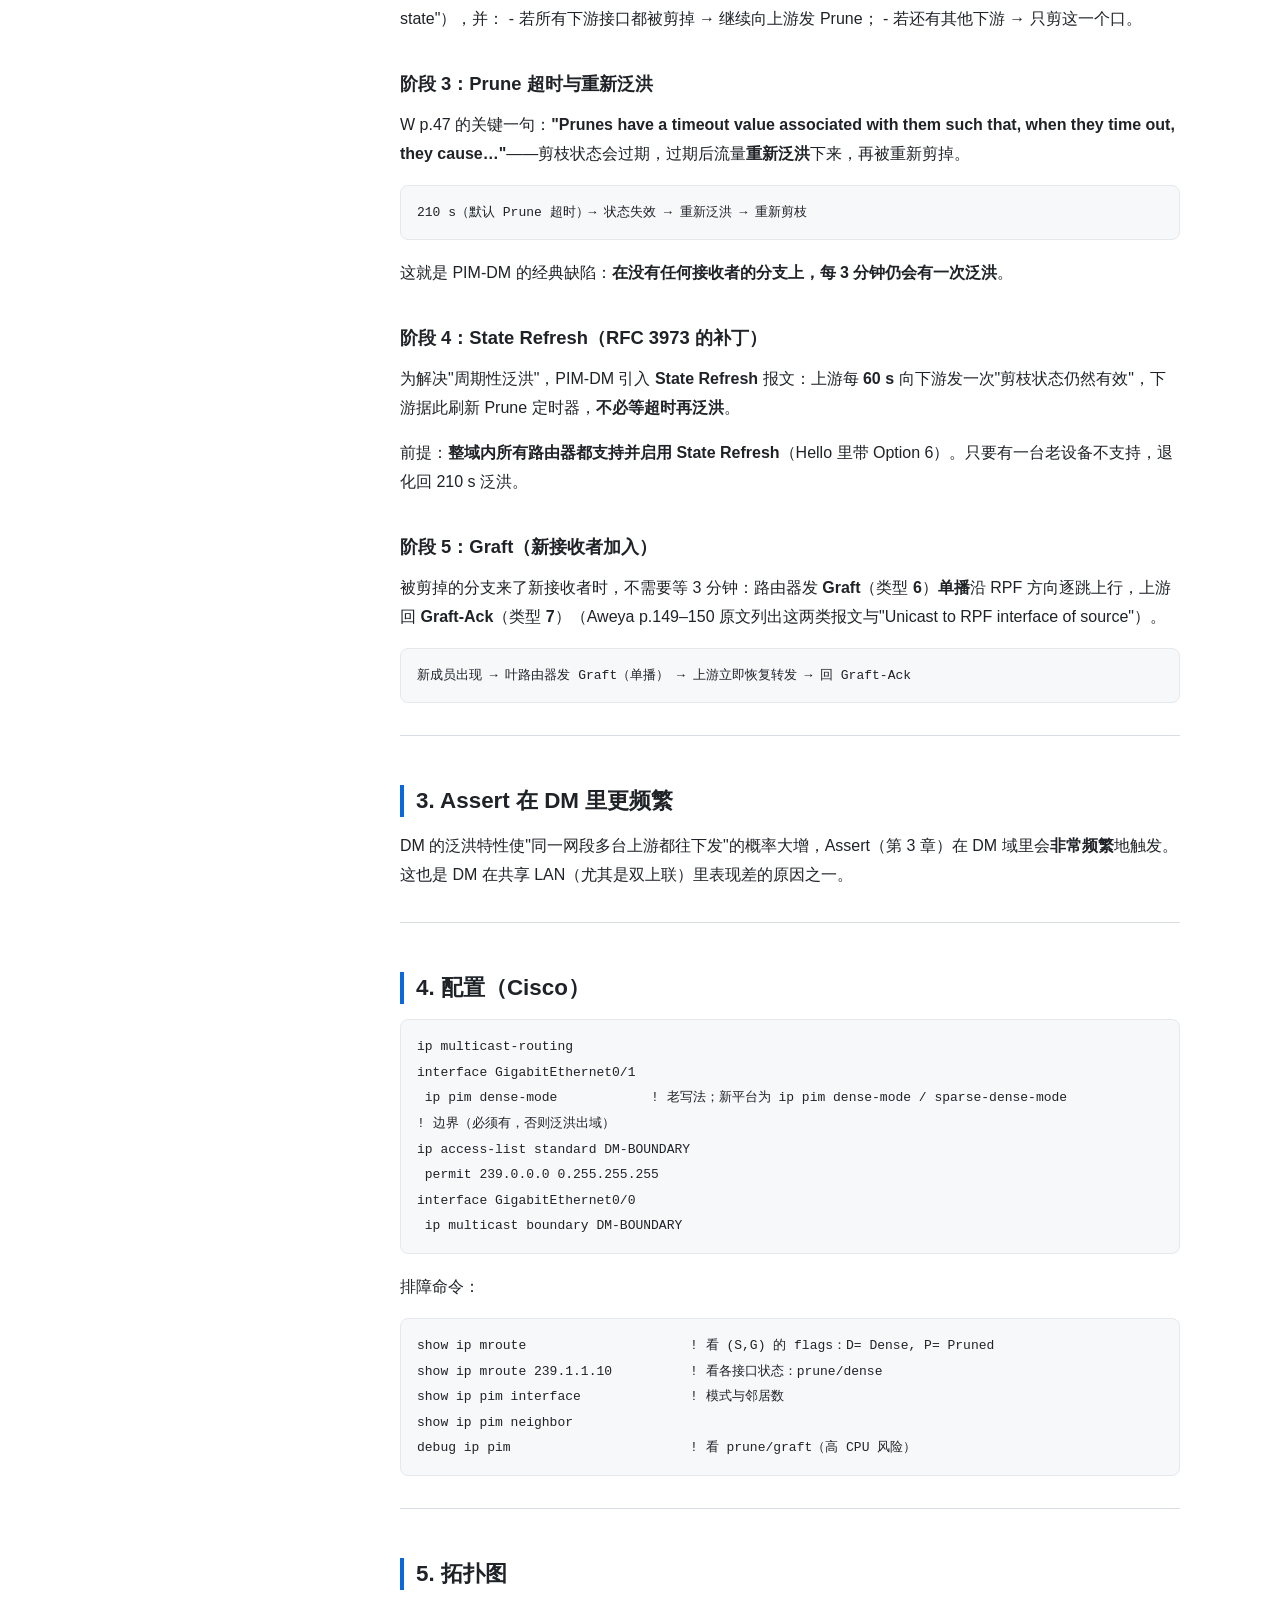
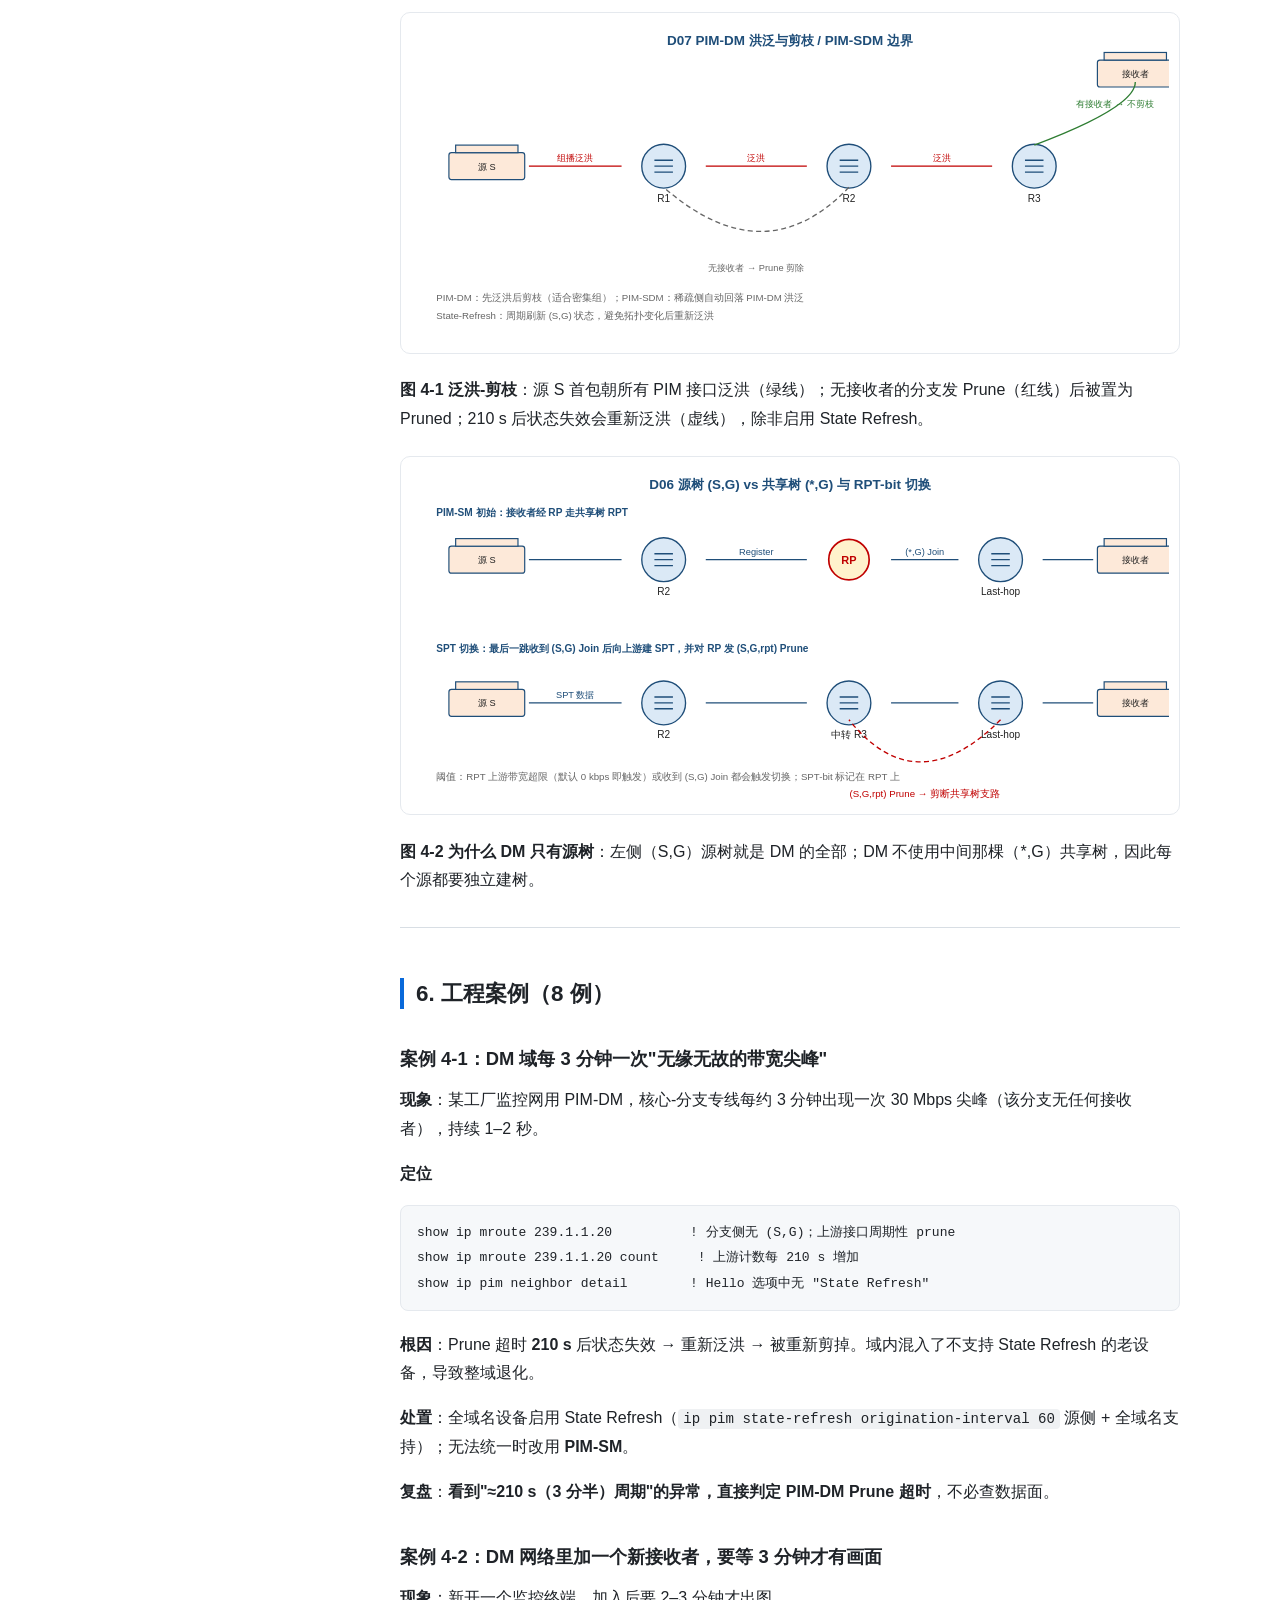
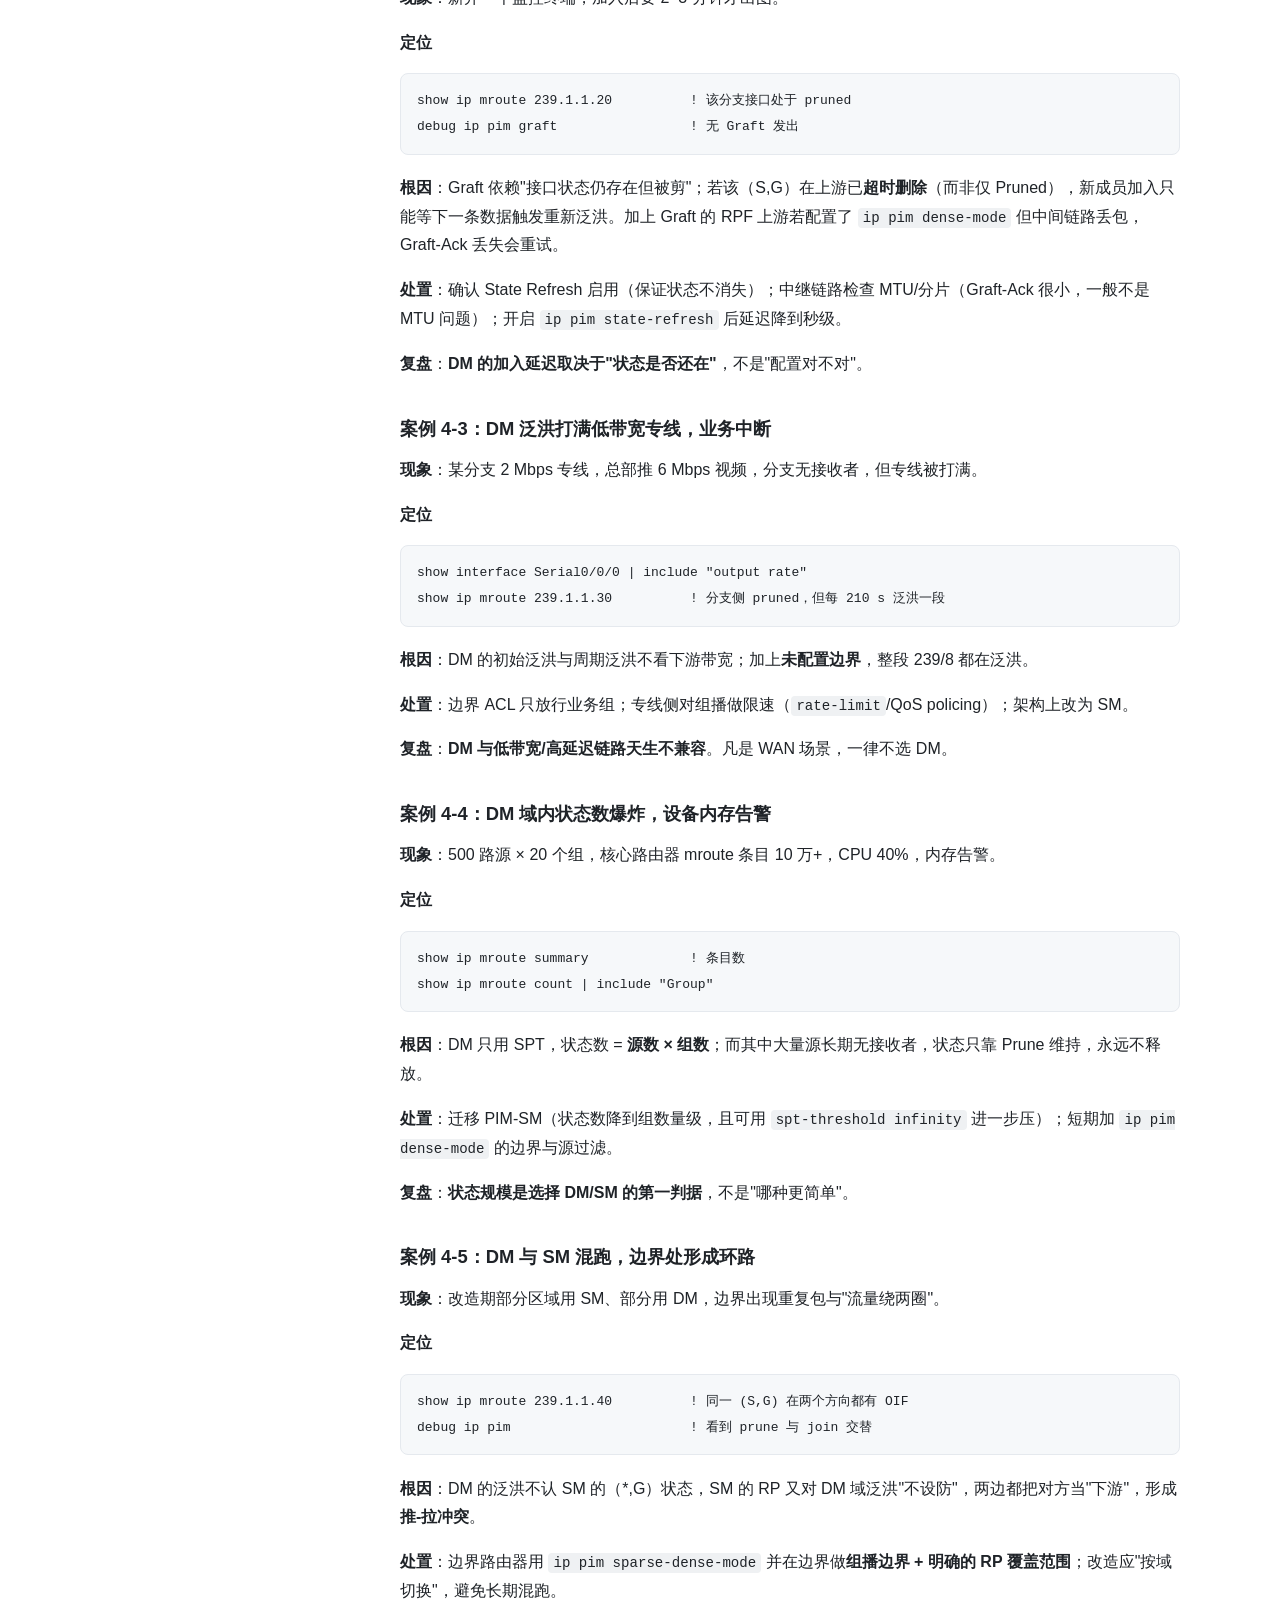
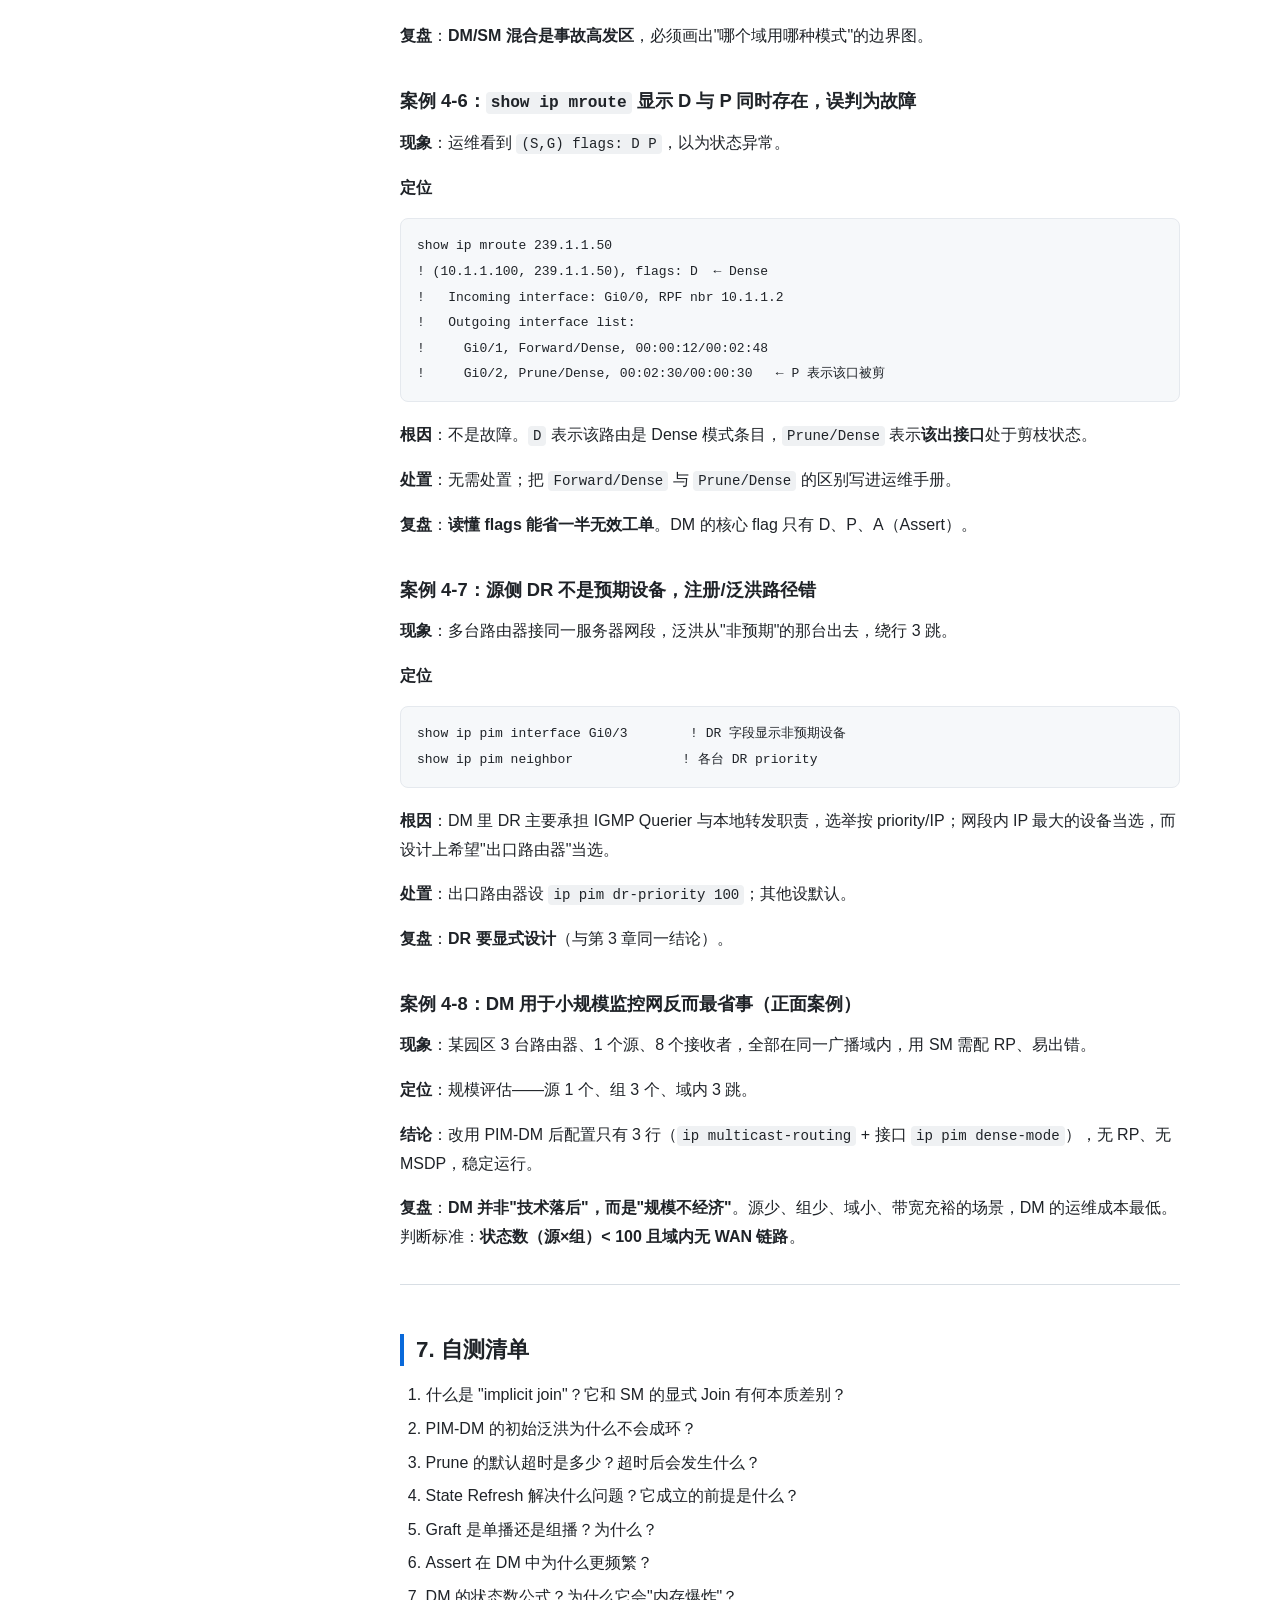
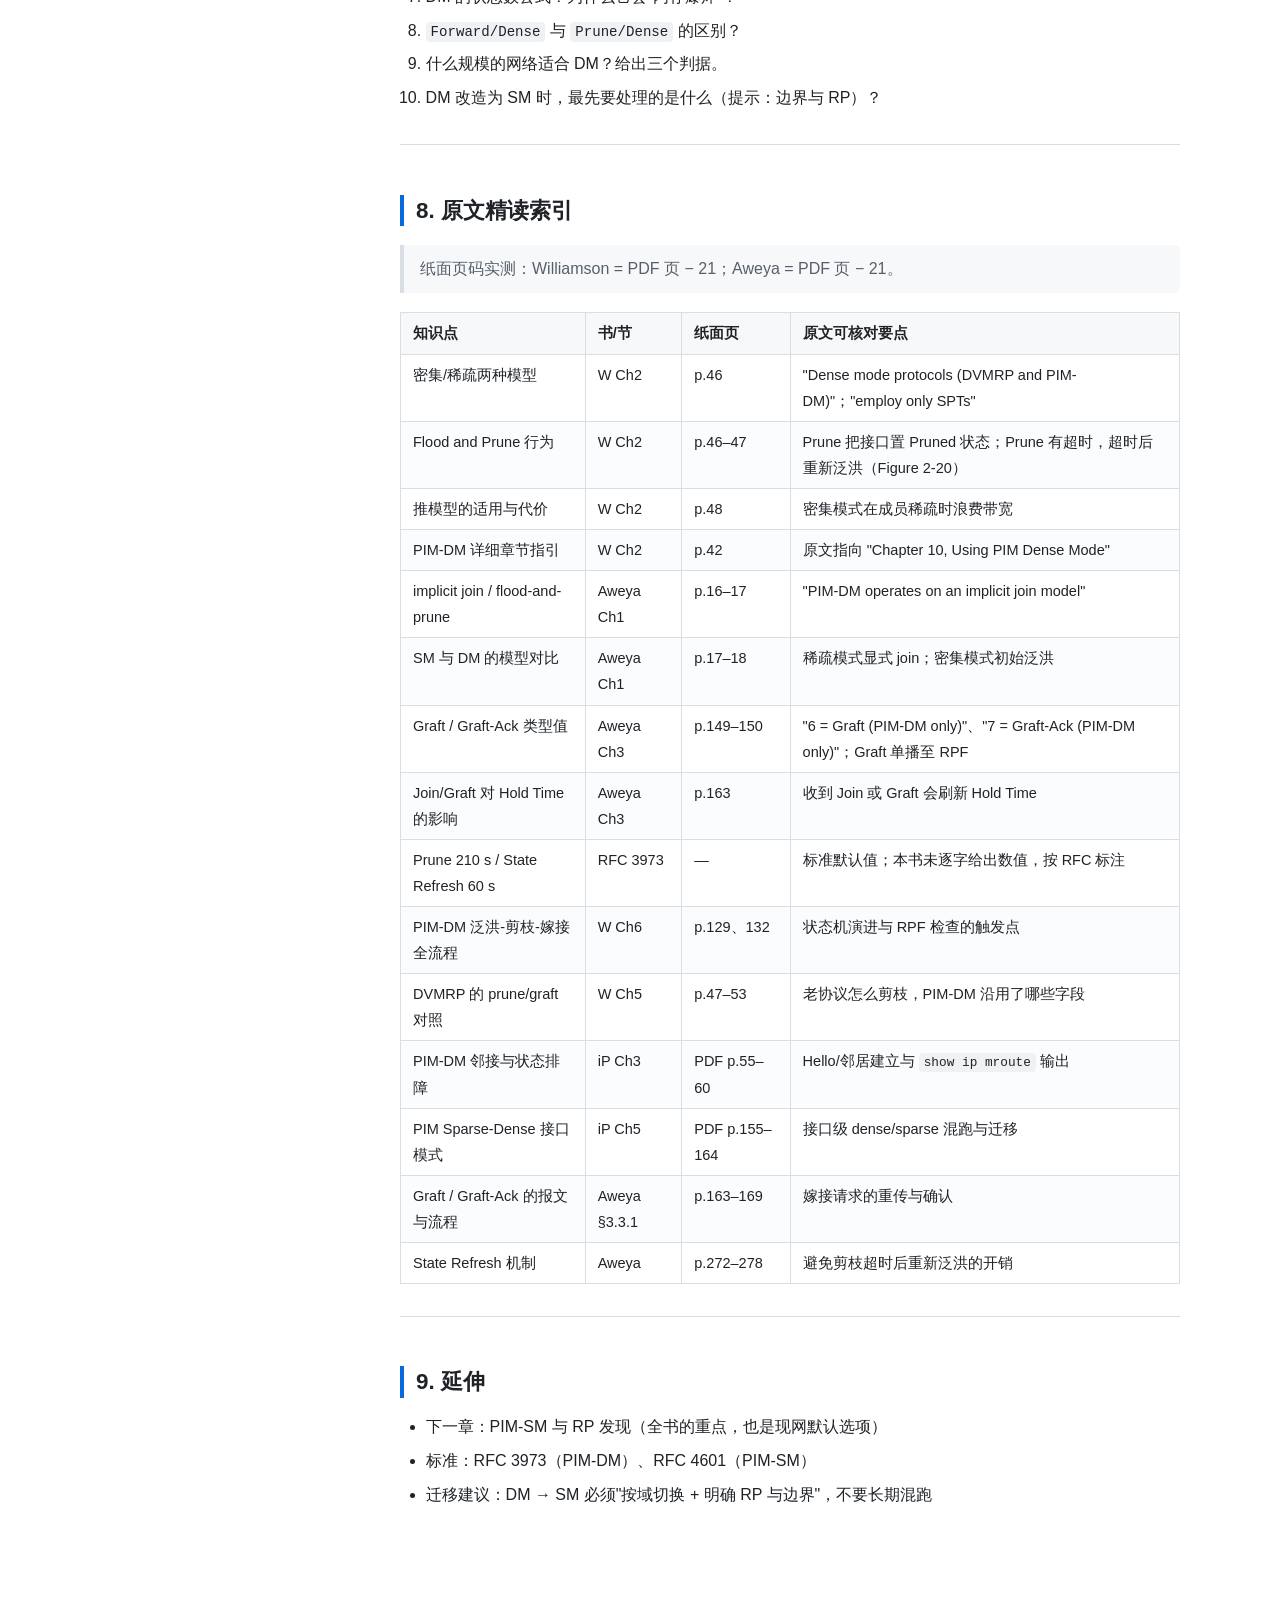
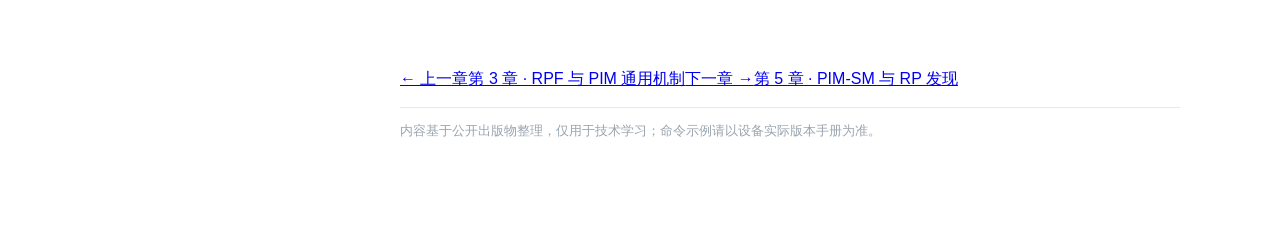
<file: chapters/ch04-pim-dm.html>
<!DOCTYPE html>
<html lang="zh-CN">
<head>
<meta charset="utf-8">
<meta name="viewport" content="width=device-width, initial-scale=1">
<title>第 4 章 · PIM-DM 与 PIM-SDM · IP 组播学习路线</title>
<meta name="description" content="IP 组播学习路线：四阶段十二章精读笔记，96 个生产案例，16 张 SVG 拓扑图。">
<link rel="icon" href="data:image/svg+xml,<svg xmlns='http://www.w3.org/2000/svg' viewBox='0 0 32 32'><rect width='32' height='32' rx='6' fill='%230969da'/><circle cx='16' cy='16' r='4' fill='white'/><circle cx='16' cy='6' r='2.6' fill='white'/><circle cx='25' cy='21' r='2.6' fill='white'/><circle cx='7' cy='21' r='2.6' fill='white'/><path d='M16 10.6V8.6M18.9 17.6l3.4 2M13.1 17.6l-3.4 2' stroke='white' stroke-width='1.6'/></svg>">
<link rel="stylesheet" href="../assets/css/site.css">
<script>
/* 尽早写入主题，避免刷新时闪白 */
(function () {
  var saved = null;
  try { saved = localStorage.getItem('mc-theme'); } catch (e) {}
  var dark = window.matchMedia && window.matchMedia('(prefers-color-scheme: dark)').matches;
  document.documentElement.setAttribute('data-theme', saved || (dark ? 'dark' : 'light'));
})();
</script>
</head>
<body>
<div class="progress" id="progress"></div>
<input type="checkbox" id="nav-toggle" hidden>
<label for="nav-toggle" class="nav-toggle-btn">☰ 目录</label>

<button type="button" class="theme-toggle floating" data-theme-toggle aria-label="切换深色/浅色主题" title="切换深色/浅色主题">
  <span class="theme-icon" aria-hidden="true">◐</span><span class="theme-text">深色</span>
</button>

<aside class="sidebar">
  <div class="brand">
    <div class="brand-row">
      <a href="../index.html">IP 组播学习路线<span>精读笔记 · 四阶段十二章</span></a>
      <button type="button" class="theme-toggle" data-theme-toggle aria-label="切换深色/浅色主题" title="切换深色/浅色主题">
        <span class="theme-icon" aria-hidden="true">◐</span><span class="theme-text">深色</span>
      </button>
    </div>
    <div class="search-wrap">
      <input type="search" id="nav-search" placeholder="搜索章节…" autocomplete="off" aria-label="搜索章节">
    </div>
  </div>

  <nav class="nav">
    <details class="group" id="page-toc-group" open>
      <summary>本页目录</summary>
      <ul class="toc" id="toc-list"></ul>
    </details>

    <details class="group" id="home-group" open>
      <summary>首页</summary>
      <ul><li><a href="../index.html" data-path="index.html">学习路线总览</a></li></ul>
    </details>
    <details class="group part" data-part="阶段一" open>
      <summary>阶段一 · 地基</summary>
      <ul>
        <li><a href="../chapters/ch01-basics.html" data-path="chapters/ch01-basics.html">第 1 章 · 基础模型与地址体系</a></li>
        <li><a href="../chapters/ch02-igmp-l2.html" data-path="chapters/ch02-igmp-l2.html">第 2 章 · IGMP 与二层组播</a></li>
      </ul>
    </details>
    <details class="group part" data-part="阶段二" open>
      <summary>阶段二 · 协议核心</summary>
      <ul>
        <li><a href="../chapters/ch03-rpf-pim-basics.html" data-path="chapters/ch03-rpf-pim-basics.html">第 3 章 · RPF 与 PIM 通用机制</a></li>
        <li><a href="../chapters/ch04-pim-dm.html" data-path="chapters/ch04-pim-dm.html" active>第 4 章 · PIM-DM 与 PIM-SDM</a></li>
        <li><a href="../chapters/ch05-pim-sm-rp.html" data-path="chapters/ch05-pim-sm-rp.html">第 5 章 · PIM-SM 与 RP 发现</a></li>
        <li><a href="../chapters/ch06-ssm-bidir.html" data-path="chapters/ch06-ssm-bidir.html">第 6 章 · SSM 与 BIDIR-PIM</a></li>
      </ul>
    </details>
    <details class="group part" data-part="阶段三" open>
      <summary>阶段三 · 域间与规模化</summary>
      <ul>
        <li><a href="../chapters/ch07-msdp-mbgp.html" data-path="chapters/ch07-msdp-mbgp.html">第 7 章 · MSDP 与 MBGP 域间组播</a></li>
        <li><a href="../chapters/ch08-mvpn-scale.html" data-path="chapters/ch08-mvpn-scale.html">第 8 章 · MVPN / mLDP / BIER</a></li>
      </ul>
    </details>
    <details class="group part" data-part="阶段四" open>
      <summary>阶段四 · 场景实战</summary>
      <ul>
        <li><a href="../chapters/ch09-datacenter-cloud.html" data-path="chapters/ch09-datacenter-cloud.html">第 9 章 · 数据中心与云中的组播</a></li>
        <li><a href="../chapters/ch10-ipv6-multicast.html" data-path="chapters/ch10-ipv6-multicast.html">第 10 章 · IPv6 组播</a></li>
        <li><a href="../chapters/ch11-security.html" data-path="chapters/ch11-security.html">第 11 章 · 组播安全与过滤</a></li>
        <li><a href="../chapters/ch12-troubleshooting.html" data-path="chapters/ch12-troubleshooting.html">第 12 章 · 排障方法论</a></li>
      </ul>
    </details>
  </nav>
</aside>

<label for="nav-toggle" class="backdrop"></label>

<main class="main">
  <article class="content">
<h1 id="4-pim-dm-">第 4 章 PIM-DM：推模型与泛洪-剪枝</h1>
<blockquote>
<p>精读来源：<strong>Williamson Ch2（p.46–48，Dense Mode 只用 SPT、Prune 状态机）、Ch10（"Using PIM Dense Mode"，p.42 明确指向该章）</strong>、<strong>Aweya Ch1（p.16–18）、Ch3（p.148–150，Graft/Graft-Ack 报文类型）</strong>
本章解决的问题：没有 RP、没有接收者信息时，<strong>怎么"先送出去再收回来"</strong>——以及这个模型为什么在现网基本被淘汰，却仍然值得学。</p>
</blockquote>
<h2 id="_1">学习目标</h2>
<ol>
<li>说清 PIM-DM 是"隐式 join"（implicit join）：为什么泛洪本身就是一种加入；</li>
<li>画出初始泛洪 → Prune → 重新泛洪的完整时序；</li>
<li>记住 Prune 定时器（210 s）与 State Refresh（60 s）的关系，解释"3 分钟抖动"这一经典现象；</li>
<li>说清 Graft 的触发与报文类型（6/7），以及它为什么是单播；</li>
<li>说明 PIM-DM 只用 SPT、状态数 = 源数 × 组数 的后果；</li>
<li>判断什么场景下 DM 反而比 SM 合适（以及绝大多数场景不适用的原因）。</li>
</ol>
<hr />
<h2 id="1">1. 推模型：先送，再问"要不要"</h2>
<p>Aweya p.16 的原文措辞很准确：<strong>PIM-DM 采用 "implicit join model"，路由器用 "flood-and-prune" 行为</strong>——没有显式的加入流程，<strong>泛洪到达即等于加入</strong>。</p>
<p>对比两种模型的本质差别：</p>
<table>
<thead>
<tr>
<th>维度</th>
<th>PIM-DM（推）</th>
<th>PIM-SM（拉）</th>
</tr>
</thead>
<tbody>
<tr>
<td>初始行为</td>
<td>收到第一个包就朝所有 PIM 邻居泛洪</td>
<td>只朝有 Join 的路径发</td>
</tr>
<tr>
<td>接收者信息</td>
<td>事后通过 Prune 得到</td>
<td>事前通过 Join 得到</td>
</tr>
<tr>
<td>树</td>
<td><strong>只用 SPT（S,G）</strong></td>
<td>RPT（*,G）+ 可选 SPT</td>
</tr>
<tr>
<td>状态数</td>
<td>源数 × 组数</td>
<td>组数（RPT）+ 活跃源的 SPT</td>
</tr>
<tr>
<td>首包延迟</td>
<td>低（不等建树）</td>
<td>高（等 Join/注册）</td>
</tr>
<tr>
<td>带宽浪费</td>
<td>收敛期显著</td>
<td>几乎无</td>
</tr>
</tbody>
</table>
<p>Williamson p.46 明确写着：<strong>"Dense mode protocols such as DVMRP and PIM-DM employ only SPTs"</strong>——DM 里不存在共享树，这是它状态爆炸的根据。</p>
<hr />
<h2 id="2">2. 五个阶段：从泛洪到稳定</h2>
<h3 id="1flood">阶段 1：初始泛洪（Flood）</h3>
<p>源 S 发出第一个包 → 源 DR 从<strong>所有 PIM 接口</strong>泛洪（除入接口）→ 每台路由器做 RPF 检查：</p>
<ul>
<li>RPF 通过 → 继续朝下游泛洪，并建（S,G）；</li>
<li>RPF 失败 → 丢弃（这就是"泛洪不会成环"的原因）。</li>
</ul>
<h3 id="2prune">阶段 2：剪枝（Prune）</h3>
<p>叶路由器发现"本网段没有接收者（无 IGMP 成员、无下游 PIM 邻居）" → 向上游发 <strong>Prune</strong>。</p>
<p>上游收到 Prune 后把该接口置为 <strong>Pruned 状态</strong>（W p.47 原文："the router places that interface into Pruned state"），并：
- 若所有下游接口都被剪掉 → 继续向上游发 Prune；
- 若还有其他下游 → 只剪这一个口。</p>
<h3 id="3prune">阶段 3：Prune 超时与重新泛洪</h3>
<p>W p.47 的关键一句：<strong>"Prunes have a timeout value associated with them such that, when they time out, they cause…"</strong>——剪枝状态会过期，过期后流量<strong>重新泛洪</strong>下来，再被重新剪掉。</p>
<div class="codehilite"><pre><span></span><code>210 s（默认 Prune 超时）→ 状态失效 → 重新泛洪 → 重新剪枝
</code></pre></div>

<p>这就是 PIM-DM 的经典缺陷：<strong>在没有任何接收者的分支上，每 3 分钟仍会有一次泛洪</strong>。</p>
<h3 id="4state-refreshrfc-3973">阶段 4：State Refresh（RFC 3973 的补丁）</h3>
<p>为解决"周期性泛洪"，PIM-DM 引入 <strong>State Refresh</strong> 报文：上游每 <strong>60 s</strong> 向下游发一次"剪枝状态仍然有效"，下游据此刷新 Prune 定时器，<strong>不必等超时再泛洪</strong>。</p>
<p>前提：<strong>整域内所有路由器都支持并启用 State Refresh</strong>（Hello 里带 Option 6）。只要有一台老设备不支持，退化回 210 s 泛洪。</p>
<h3 id="5graft">阶段 5：Graft（新接收者加入）</h3>
<p>被剪掉的分支来了新接收者时，不需要等 3 分钟：路由器发 <strong>Graft</strong>（类型 <strong>6</strong>）<strong>单播</strong>沿 RPF 方向逐跳上行，上游回 <strong>Graft-Ack</strong>（类型 <strong>7</strong>）（Aweya p.149–150 原文列出这两类报文与"Unicast to RPF interface of source"）。</p>
<div class="codehilite"><pre><span></span><code>新成员出现 → 叶路由器发 Graft（单播） → 上游立即恢复转发 → 回 Graft-Ack
</code></pre></div>

<hr />
<h2 id="3-assert-dm">3. Assert 在 DM 里更频繁</h2>
<p>DM 的泛洪特性使"同一网段多台上游都往下发"的概率大增，Assert（第 3 章）在 DM 域里会<strong>非常频繁</strong>地触发。这也是 DM 在共享 LAN（尤其是双上联）里表现差的原因之一。</p>
<hr />
<h2 id="4-cisco">4. 配置（Cisco）</h2>
<div class="codehilite"><pre><span></span><code>ip multicast-routing
interface GigabitEthernet0/1
 ip pim dense-mode            ! 老写法；新平台为 ip pim dense-mode / sparse-dense-mode
! 边界（必须有，否则泛洪出域）
ip access-list standard DM-BOUNDARY
 permit 239.0.0.0 0.255.255.255
interface GigabitEthernet0/0
 ip multicast boundary DM-BOUNDARY
</code></pre></div>

<p>排障命令：</p>
<div class="codehilite"><pre><span></span><code>show ip mroute                     ! 看 (S,G) 的 flags：D= Dense, P= Pruned
show ip mroute 239.1.1.10          ! 看各接口状态：prune/dense
show ip pim interface              ! 模式与邻居数
show ip pim neighbor
debug ip pim                       ! 看 prune/graft（高 CPU 风险）
</code></pre></div>

<hr />
<h2 id="5">5. 拓扑图</h2>
<p><img alt="PIM-DM 的泛洪与剪枝过程" src="../diagrams/d07-pim-dm.svg" /></p>
<p><strong>图 4-1 泛洪-剪枝</strong>：源 S 首包朝所有 PIM 接口泛洪（绿线）；无接收者的分支发 Prune（红线）后被置为 Pruned；210 s 后状态失效会重新泛洪（虚线），除非启用 State Refresh。</p>
<p><img alt="源树与共享树的结构差异" src="../diagrams/d06-trees.svg" /></p>
<p><strong>图 4-2 为什么 DM 只有源树</strong>：左侧（S,G）源树就是 DM 的全部；DM 不使用中间那棵（*,G）共享树，因此每个源都要独立建树。</p>
<hr />
<h2 id="6-8">6. 工程案例（8 例）</h2>
<h3 id="4-1dm-3">案例 4-1：DM 域每 3 分钟一次"无缘无故的带宽尖峰"</h3>
<p><strong>现象</strong>：某工厂监控网用 PIM-DM，核心-分支专线每约 3 分钟出现一次 30 Mbps 尖峰（该分支无任何接收者），持续 1–2 秒。</p>
<p><strong>定位</strong></p>
<div class="codehilite"><pre><span></span><code>show ip mroute 239.1.1.20          ! 分支侧无 (S,G)；上游接口周期性 prune
show ip mroute 239.1.1.20 count     ! 上游计数每 210 s 增加
show ip pim neighbor detail        ! Hello 选项中无 &quot;State Refresh&quot;
</code></pre></div>

<p><strong>根因</strong>：Prune 超时 <strong>210 s</strong> 后状态失效 → 重新泛洪 → 被重新剪掉。域内混入了不支持 State Refresh 的老设备，导致整域退化。</p>
<p><strong>处置</strong>：全域名设备启用 State Refresh（<code>ip pim state-refresh origination-interval 60</code> 源侧 + 全域名支持）；无法统一时改用 <strong>PIM-SM</strong>。</p>
<p><strong>复盘</strong>：<strong>看到"≈210 s（3 分半）周期"的异常，直接判定 PIM-DM Prune 超时</strong>，不必查数据面。</p>
<h3 id="4-2dm-3">案例 4-2：DM 网络里加一个新接收者，要等 3 分钟才有画面</h3>
<p><strong>现象</strong>：新开一个监控终端，加入后要 2–3 分钟才出图。</p>
<p><strong>定位</strong></p>
<div class="codehilite"><pre><span></span><code>show ip mroute 239.1.1.20          ! 该分支接口处于 pruned
debug ip pim graft                 ! 无 Graft 发出
</code></pre></div>

<p><strong>根因</strong>：Graft 依赖"接口状态仍存在但被剪"；若该（S,G）在上游已<strong>超时删除</strong>（而非仅 Pruned），新成员加入只能等下一条数据触发重新泛洪。加上 Graft 的 RPF 上游若配置了 <code>ip pim dense-mode</code> 但中间链路丢包，Graft-Ack 丢失会重试。</p>
<p><strong>处置</strong>：确认 State Refresh 启用（保证状态不消失）；中继链路检查 MTU/分片（Graft-Ack 很小，一般不是 MTU 问题）；开启 <code>ip pim state-refresh</code> 后延迟降到秒级。</p>
<p><strong>复盘</strong>：<strong>DM 的加入延迟取决于"状态是否还在"</strong>，不是"配置对不对"。</p>
<h3 id="4-3dm">案例 4-3：DM 泛洪打满低带宽专线，业务中断</h3>
<p><strong>现象</strong>：某分支 2 Mbps 专线，总部推 6 Mbps 视频，分支无接收者，但专线被打满。</p>
<p><strong>定位</strong></p>
<div class="codehilite"><pre><span></span><code>show interface Serial0/0/0 | include &quot;output rate&quot;
show ip mroute 239.1.1.30          ! 分支侧 pruned，但每 210 s 泛洪一段
</code></pre></div>

<p><strong>根因</strong>：DM 的初始泛洪与周期泛洪不看下游带宽；加上<strong>未配置边界</strong>，整段 239/8 都在泛洪。</p>
<p><strong>处置</strong>：边界 ACL 只放行业务组；专线侧对组播做限速（<code>rate-limit</code>/QoS policing）；架构上改为 SM。</p>
<p><strong>复盘</strong>：<strong>DM 与低带宽/高延迟链路天生不兼容</strong>。凡是 WAN 场景，一律不选 DM。</p>
<h3 id="4-4dm">案例 4-4：DM 域内状态数爆炸，设备内存告警</h3>
<p><strong>现象</strong>：500 路源 × 20 个组，核心路由器 mroute 条目 10 万+，CPU 40%，内存告警。</p>
<p><strong>定位</strong></p>
<div class="codehilite"><pre><span></span><code>show ip mroute summary             ! 条目数
show ip mroute count | include &quot;Group&quot;
</code></pre></div>

<p><strong>根因</strong>：DM 只用 SPT，状态数 = <strong>源数 × 组数</strong>；而其中大量源长期无接收者，状态只靠 Prune 维持，永远不释放。</p>
<p><strong>处置</strong>：迁移 PIM-SM（状态数降到组数量级，且可用 <code>spt-threshold infinity</code> 进一步压）；短期加 <code>ip pim dense-mode</code> 的边界与源过滤。</p>
<p><strong>复盘</strong>：<strong>状态规模是选择 DM/SM 的第一判据</strong>，不是"哪种更简单"。</p>
<h3 id="4-5dm-sm">案例 4-5：DM 与 SM 混跑，边界处形成环路</h3>
<p><strong>现象</strong>：改造期部分区域用 SM、部分用 DM，边界出现重复包与"流量绕两圈"。</p>
<p><strong>定位</strong></p>
<div class="codehilite"><pre><span></span><code>show ip mroute 239.1.1.40          ! 同一 (S,G) 在两个方向都有 OIF
debug ip pim                       ! 看到 prune 与 join 交替
</code></pre></div>

<p><strong>根因</strong>：DM 的泛洪不认 SM 的（*,G）状态，SM 的 RP 又对 DM 域泛洪"不设防"，两边都把对方当"下游"，形成<strong>推-拉冲突</strong>。</p>
<p><strong>处置</strong>：边界路由器用 <code>ip pim sparse-dense-mode</code> 并在边界做<strong>组播边界 + 明确的 RP 覆盖范围</strong>；改造应"按域切换"，避免长期混跑。</p>
<p><strong>复盘</strong>：<strong>DM/SM 混合是事故高发区</strong>，必须画出"哪个域用哪种模式"的边界图。</p>
<h3 id="4-6show-ip-mroute-d-p">案例 4-6：<code>show ip mroute</code> 显示 D 与 P 同时存在，误判为故障</h3>
<p><strong>现象</strong>：运维看到 <code>(S,G) flags: D P</code>，以为状态异常。</p>
<p><strong>定位</strong></p>
<div class="codehilite"><pre><span></span><code>show ip mroute 239.1.1.50
! (10.1.1.100, 239.1.1.50), flags: D  ← Dense
!   Incoming interface: Gi0/0, RPF nbr 10.1.1.2
!   Outgoing interface list:
!     Gi0/1, Forward/Dense, 00:00:12/00:02:48
!     Gi0/2, Prune/Dense, 00:02:30/00:00:30   ← P 表示该口被剪
</code></pre></div>

<p><strong>根因</strong>：不是故障。<code>D</code> 表示该路由是 Dense 模式条目，<code>Prune/Dense</code> 表示<strong>该出接口</strong>处于剪枝状态。</p>
<p><strong>处置</strong>：无需处置；把 <code>Forward/Dense</code> 与 <code>Prune/Dense</code> 的区别写进运维手册。</p>
<p><strong>复盘</strong>：<strong>读懂 flags 能省一半无效工单</strong>。DM 的核心 flag 只有 D、P、A（Assert）。</p>
<h3 id="4-7-dr">案例 4-7：源侧 DR 不是预期设备，注册/泛洪路径错</h3>
<p><strong>现象</strong>：多台路由器接同一服务器网段，泛洪从"非预期"的那台出去，绕行 3 跳。</p>
<p><strong>定位</strong></p>
<div class="codehilite"><pre><span></span><code>show ip pim interface Gi0/3        ! DR 字段显示非预期设备
show ip pim neighbor              ! 各台 DR priority
</code></pre></div>

<p><strong>根因</strong>：DM 里 DR 主要承担 IGMP Querier 与本地转发职责，选举按 priority/IP；网段内 IP 最大的设备当选，而设计上希望"出口路由器"当选。</p>
<p><strong>处置</strong>：出口路由器设 <code>ip pim dr-priority 100</code>；其他设默认。</p>
<p><strong>复盘</strong>：<strong>DR 要显式设计</strong>（与第 3 章同一结论）。</p>
<h3 id="4-8dm">案例 4-8：DM 用于小规模监控网反而最省事（正面案例）</h3>
<p><strong>现象</strong>：某园区 3 台路由器、1 个源、8 个接收者，全部在同一广播域内，用 SM 需配 RP、易出错。</p>
<p><strong>定位</strong>：规模评估——源 1 个、组 3 个、域内 3 跳。</p>
<p><strong>结论</strong>：改用 PIM-DM 后配置只有 3 行（<code>ip multicast-routing</code> + 接口 <code>ip pim dense-mode</code>），无 RP、无 MSDP，稳定运行。</p>
<p><strong>复盘</strong>：<strong>DM 并非"技术落后"，而是"规模不经济"</strong>。源少、组少、域小、带宽充裕的场景，DM 的运维成本最低。判断标准：<strong>状态数（源×组）&lt; 100 且域内无 WAN 链路</strong>。</p>
<hr />
<h2 id="7">7. 自测清单</h2>
<ol>
<li>什么是 "implicit join"？它和 SM 的显式 Join 有何本质差别？</li>
<li>PIM-DM 的初始泛洪为什么不会成环？</li>
<li>Prune 的默认超时是多少？超时后会发生什么？</li>
<li>State Refresh 解决什么问题？它成立的前提是什么？</li>
<li>Graft 是单播还是组播？为什么？</li>
<li>Assert 在 DM 中为什么更频繁？</li>
<li>DM 的状态数公式？为什么它会"内存爆炸"？</li>
<li><code>Forward/Dense</code> 与 <code>Prune/Dense</code> 的区别？</li>
<li>什么规模的网络适合 DM？给出三个判据。</li>
<li>DM 改造为 SM 时，最先要处理的是什么（提示：边界与 RP）？</li>
</ol>
<hr />
<h2 id="8">8. 原文精读索引</h2>
<blockquote>
<p>纸面页码实测：Williamson = PDF 页 − 21；Aweya = PDF 页 − 21。</p>
</blockquote>
<table>
<thead>
<tr>
<th>知识点</th>
<th>书/节</th>
<th>纸面页</th>
<th>原文可核对要点</th>
</tr>
</thead>
<tbody>
<tr>
<td>密集/稀疏两种模型</td>
<td>W Ch2</td>
<td>p.46</td>
<td>"Dense mode protocols (DVMRP and PIM-DM)"；"employ only SPTs"</td>
</tr>
<tr>
<td>Flood and Prune 行为</td>
<td>W Ch2</td>
<td>p.46–47</td>
<td>Prune 把接口置 Pruned 状态；Prune 有超时，超时后重新泛洪（Figure 2-20）</td>
</tr>
<tr>
<td>推模型的适用与代价</td>
<td>W Ch2</td>
<td>p.48</td>
<td>密集模式在成员稀疏时浪费带宽</td>
</tr>
<tr>
<td>PIM-DM 详细章节指引</td>
<td>W Ch2</td>
<td>p.42</td>
<td>原文指向 "Chapter 10, Using PIM Dense Mode"</td>
</tr>
<tr>
<td>implicit join / flood-and-prune</td>
<td>Aweya Ch1</td>
<td>p.16–17</td>
<td>"PIM-DM operates on an implicit join model"</td>
</tr>
<tr>
<td>SM 与 DM 的模型对比</td>
<td>Aweya Ch1</td>
<td>p.17–18</td>
<td>稀疏模式显式 join；密集模式初始泛洪</td>
</tr>
<tr>
<td>Graft / Graft-Ack 类型值</td>
<td>Aweya Ch3</td>
<td>p.149–150</td>
<td>"6 = Graft (PIM-DM only)"、"7 = Graft-Ack (PIM-DM only)"；Graft 单播至 RPF</td>
</tr>
<tr>
<td>Join/Graft 对 Hold Time 的影响</td>
<td>Aweya Ch3</td>
<td>p.163</td>
<td>收到 Join 或 Graft 会刷新 Hold Time</td>
</tr>
<tr>
<td>Prune 210 s / State Refresh 60 s</td>
<td>RFC 3973</td>
<td>—</td>
<td>标准默认值；本书未逐字给出数值，按 RFC 标注</td>
</tr>
<tr>
<td>PIM-DM 泛洪-剪枝-嫁接全流程</td>
<td>W Ch6</td>
<td>p.129、132</td>
<td>状态机演进与 RPF 检查的触发点</td>
</tr>
<tr>
<td>DVMRP 的 prune/graft 对照</td>
<td>W Ch5</td>
<td>p.47–53</td>
<td>老协议怎么剪枝，PIM-DM 沿用了哪些字段</td>
</tr>
<tr>
<td>PIM-DM 邻接与状态排障</td>
<td>iP Ch3</td>
<td>PDF p.55–60</td>
<td>Hello/邻居建立与 <code>show ip mroute</code> 输出</td>
</tr>
<tr>
<td>PIM Sparse-Dense 接口模式</td>
<td>iP Ch5</td>
<td>PDF p.155–164</td>
<td>接口级 dense/sparse 混跑与迁移</td>
</tr>
<tr>
<td>Graft / Graft-Ack 的报文与流程</td>
<td>Aweya §3.3.1</td>
<td>p.163–169</td>
<td>嫁接请求的重传与确认</td>
</tr>
<tr>
<td>State Refresh 机制</td>
<td>Aweya</td>
<td>p.272–278</td>
<td>避免剪枝超时后重新泛洪的开销</td>
</tr>
</tbody>
</table>
<hr />
<h2 id="9">9. 延伸</h2>
<ul>
<li>下一章：PIM-SM 与 RP 发现（全书的重点，也是现网默认选项）</li>
<li>标准：RFC 3973（PIM-DM）、RFC 4601（PIM-SM）</li>
<li>迁移建议：DM → SM 必须"按域切换 + 明确 RP 与边界"，不要长期混跑</li>
</ul>
  </article>
  <footer class="page-foot">
<a class="prev" href="ch03-rpf-pim-basics.html"><span class="dir">← 上一章</span><span class="ttl">第 3 章 · RPF 与 PIM 通用机制</span></a><a class="next" href="ch05-pim-sm-rp.html"><span class="dir">下一章 →</span><span class="ttl">第 5 章 · PIM-SM 与 RP 发现</span></a>
    <p class="foot-note">内容基于公开出版物整理，仅用于技术学习；命令示例请以设备实际版本手册为准。</p>
  </footer>
</main>

<button type="button" class="to-top" id="to-top" aria-label="回到顶部" title="回到顶部">↑</button>

<script>
(function () {
  var content = document.querySelector('.content');
  var here = location.pathname;

  /* ---------- 当前章节高亮 + 展开所属分组 ---------- */
  var active = null;
  document.querySelectorAll('.nav a[data-path]').forEach(function (a) {
    if (here.indexOf('/' + a.dataset.path) !== -1 || here.indexOf(a.dataset.path) !== -1) {
      a.classList.add('active');
      active = a;
    }
  });
  if (active) {
    var g = active.closest('details');
    if (g) g.open = true;
  }

  /* ---------- 生成本页目录（取 h2 / h3） ---------- */
  var heads = content ? content.querySelectorAll('h2, h3') : [];
  var tocList = document.getElementById('toc-list');
  heads.forEach(function (h, i) {
    h.id = 'sec-' + (i + 1);
    var li = document.createElement('li');
    li.className = h.tagName === 'H3' ? 'lvl3' : 'lvl2';
    var a = document.createElement('a');
    a.href = '#' + h.id;
    a.textContent = h.textContent.trim();
    li.appendChild(a);
    tocList.appendChild(li);
  });
  if (!heads.length) {
    var g = document.getElementById('page-toc-group');
    if (g) g.remove();
  }

  /* ---------- 目录滚动高亮 ---------- */
  if (heads.length) {
    var links = tocList.querySelectorAll('a');
    var onScroll = function () {
      var idx = 0;
      heads.forEach(function (h, i) {
        if (h.getBoundingClientRect().top <= 100) idx = i;
      });
      links.forEach(function (a, i) { a.classList.toggle('active', i === idx); });
    };
    window.addEventListener('scroll', onScroll, { passive: true });
    onScroll();
  }

  /* ---------- 阅读进度条 ---------- */
  var bar = document.getElementById('progress');
  function paintProgress() {
    if (!bar) return;
    var h = document.documentElement.scrollHeight - window.innerHeight;
    var p = h > 0 ? (window.scrollY / h) * 100 : 0;
    bar.style.width = Math.min(100, Math.max(0, p)) + '%';
  }
  window.addEventListener('scroll', paintProgress, { passive: true });
  paintProgress();

  /* ---------- 回到顶部 ---------- */
  var top = document.getElementById('to-top');
  if (top) {
    top.addEventListener('click', function () { window.scrollTo({ top: 0, behavior: 'smooth' }); });
    window.addEventListener('scroll', function () {
      top.style.opacity = window.scrollY > 400 ? '1' : '0';
    }, { passive: true });
  }

  /* ---------- 侧栏搜索过滤 ---------- */
  var search = document.getElementById('nav-search');
  if (search) {
    search.addEventListener('input', function () {
      var q = search.value.trim().toLowerCase();
      document.querySelectorAll('.nav .group.part').forEach(function (grp) {
        var hit = 0;
        grp.querySelectorAll('li').forEach(function (li) {
          var t = (li.textContent || '').toLowerCase();
          var ok = !q || t.indexOf(q) !== -1;
          li.style.display = ok ? '' : 'none';
          if (ok) hit++;
        });
        grp.style.display = hit ? '' : 'none';
        if (q && hit) grp.open = true;
      });
    });
  }

  /* ---------- 代码块复制按钮 ---------- */
  document.querySelectorAll('.content pre').forEach(function (pre) {
    var btn = document.createElement('button');
    btn.className = 'copy-btn';
    btn.type = 'button';
    btn.textContent = '复制';
    btn.addEventListener('click', function () {
      var code = pre.querySelector('code');
      var text = code ? code.innerText : pre.innerText;
      navigator.clipboard.writeText(text).then(function () {
        btn.textContent = '已复制';
        setTimeout(function () { btn.textContent = '复制'; }, 1500);
      }).catch(function () { btn.textContent = '复制失败'; });
    });
    pre.appendChild(btn);
  });

  /* ---------- 移动端点目录后自动收起 ---------- */
  document.querySelectorAll('.nav a[data-path]').forEach(function (a) {
    a.addEventListener('click', function () {
      document.getElementById('nav-toggle').checked = false;
    });
  });

  /* ---------- 主题切换 ---------- */
  var root = document.documentElement;
  var mq = window.matchMedia ? window.matchMedia('(prefers-color-scheme: dark)') : null;

  function paintButtons(theme) {
    var dark = theme === 'dark';
    document.querySelectorAll('[data-theme-toggle]').forEach(function (btn) {
      btn.querySelector('.theme-icon').textContent = dark ? '☀' : '☾';
      btn.querySelector('.theme-text').textContent = dark ? '浅色' : '深色';
      btn.setAttribute('aria-pressed', dark ? 'true' : 'false');
      btn.title = dark ? '切换到浅色主题' : '切换到深色主题';
    });
  }

  function applyTheme(theme) {
    root.setAttribute('data-theme', theme);
    paintButtons(theme);
  }

  paintButtons(root.getAttribute('data-theme') || 'light');

  document.querySelectorAll('[data-theme-toggle]').forEach(function (btn) {
    btn.addEventListener('click', function () {
      var next = root.getAttribute('data-theme') === 'dark' ? 'light' : 'dark';
      applyTheme(next);
      try { localStorage.setItem('mc-theme', next); } catch (e) {}
    });
  });

  if (mq) {
    var onScheme = function (e) {
      var saved = null;
      try { saved = localStorage.getItem('mc-theme'); } catch (err) {}
      if (!saved) applyTheme(e.matches ? 'dark' : 'light');
    };
    if (mq.addEventListener) mq.addEventListener('change', onScheme);
    else if (mq.addListener) mq.addListener(onScheme);
  }
})();
</script>
</body>
</html>
</file>
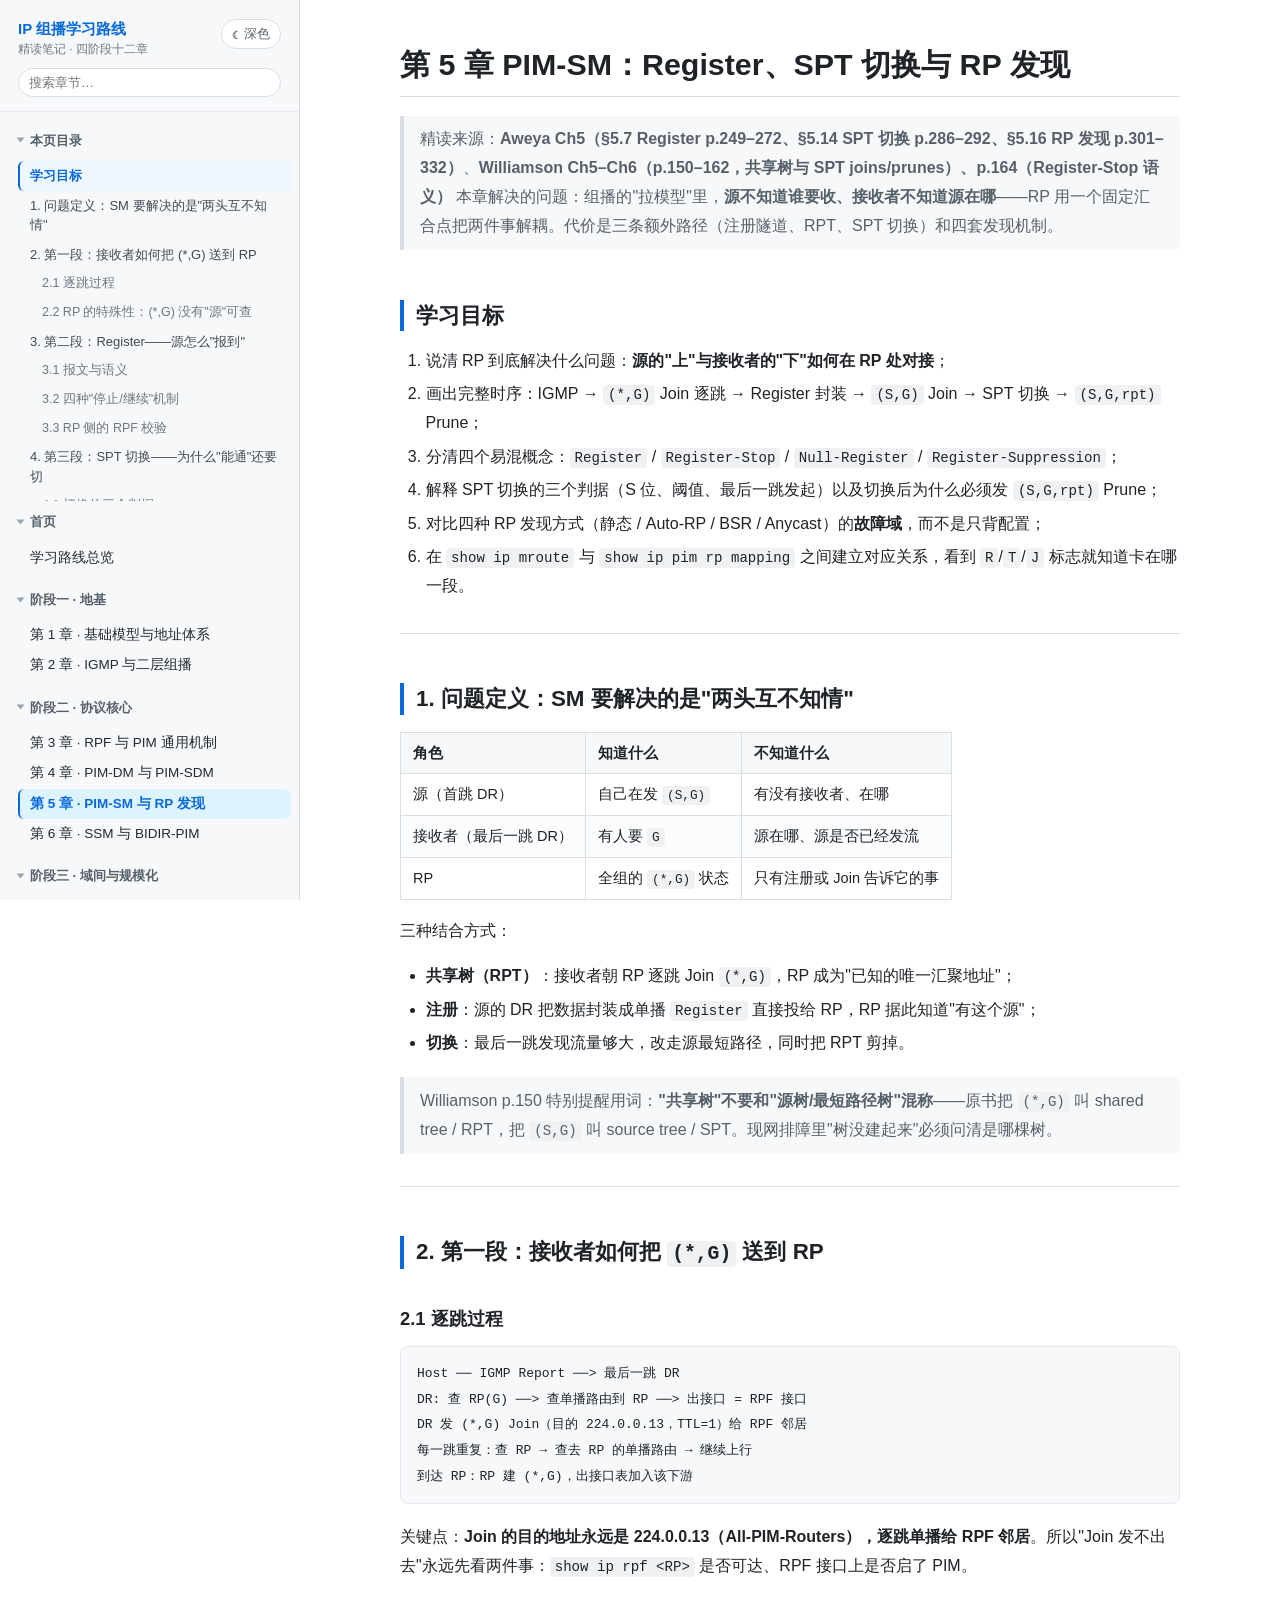
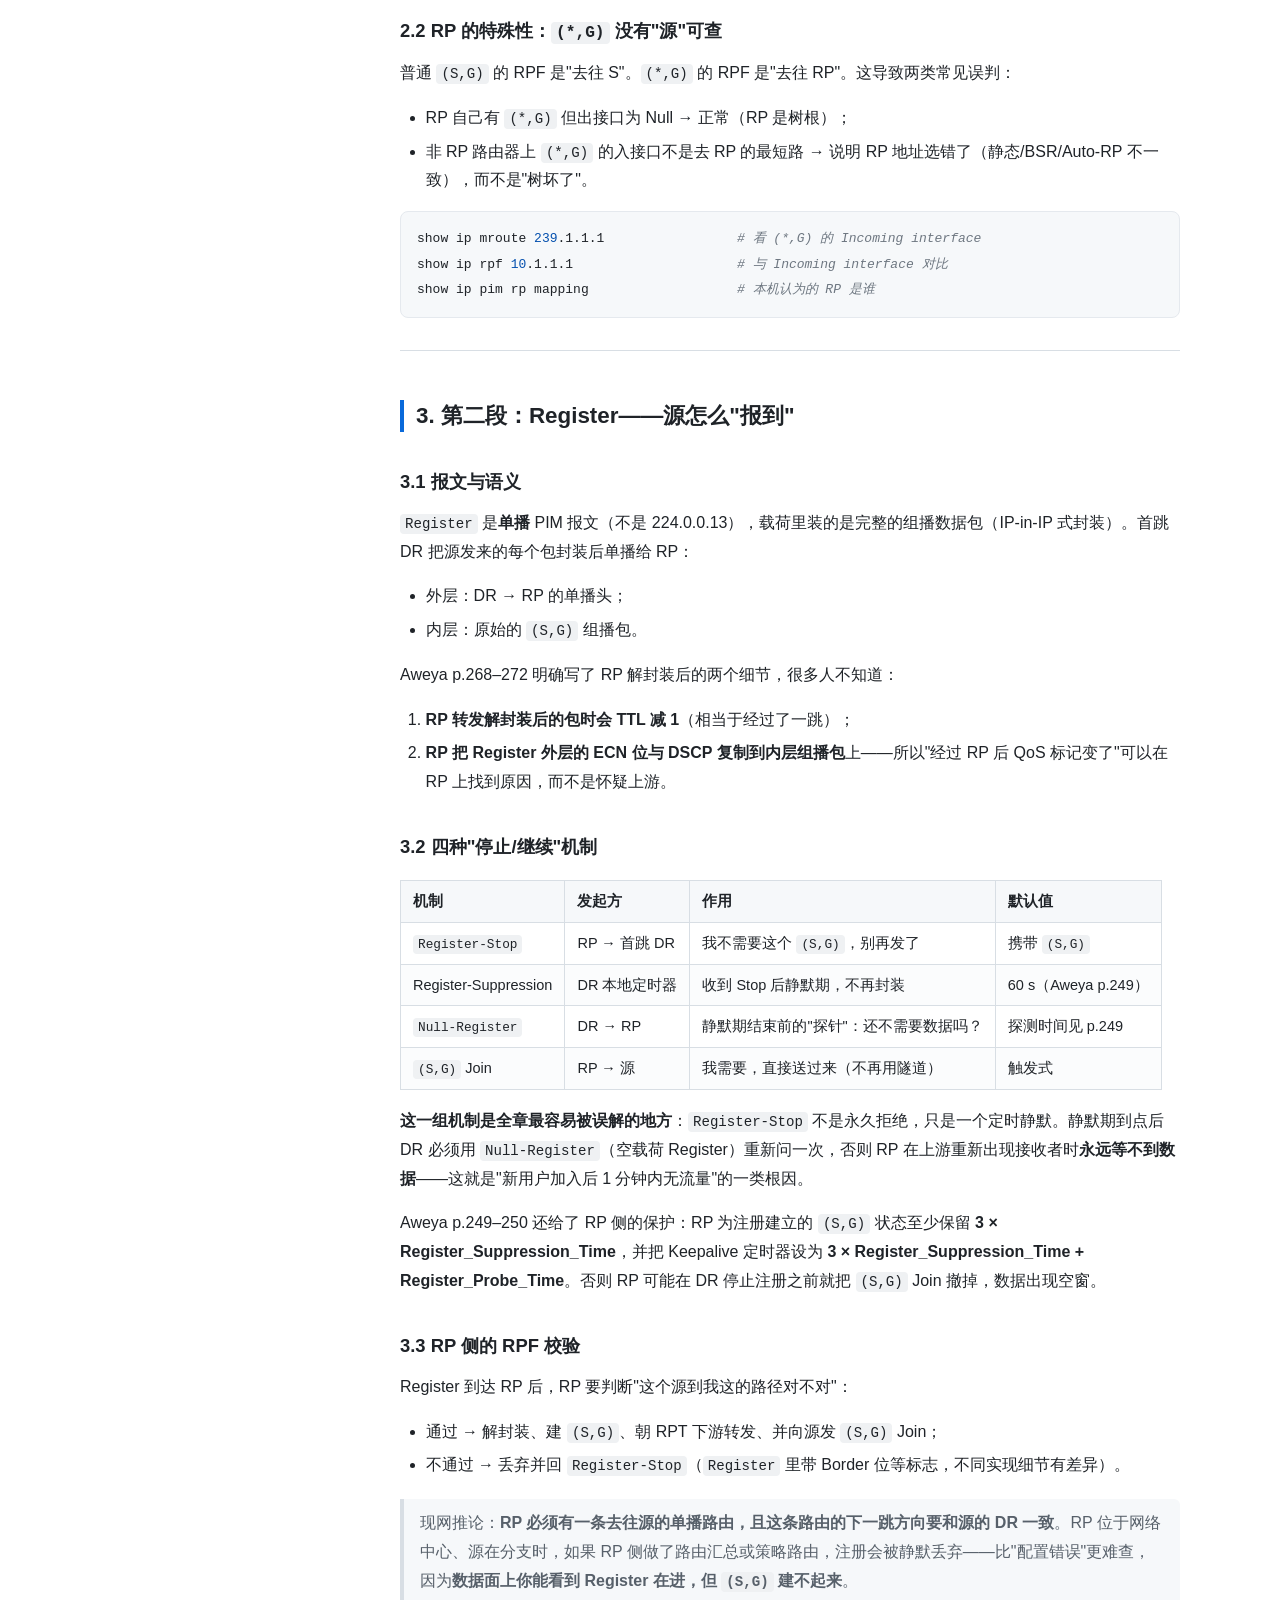
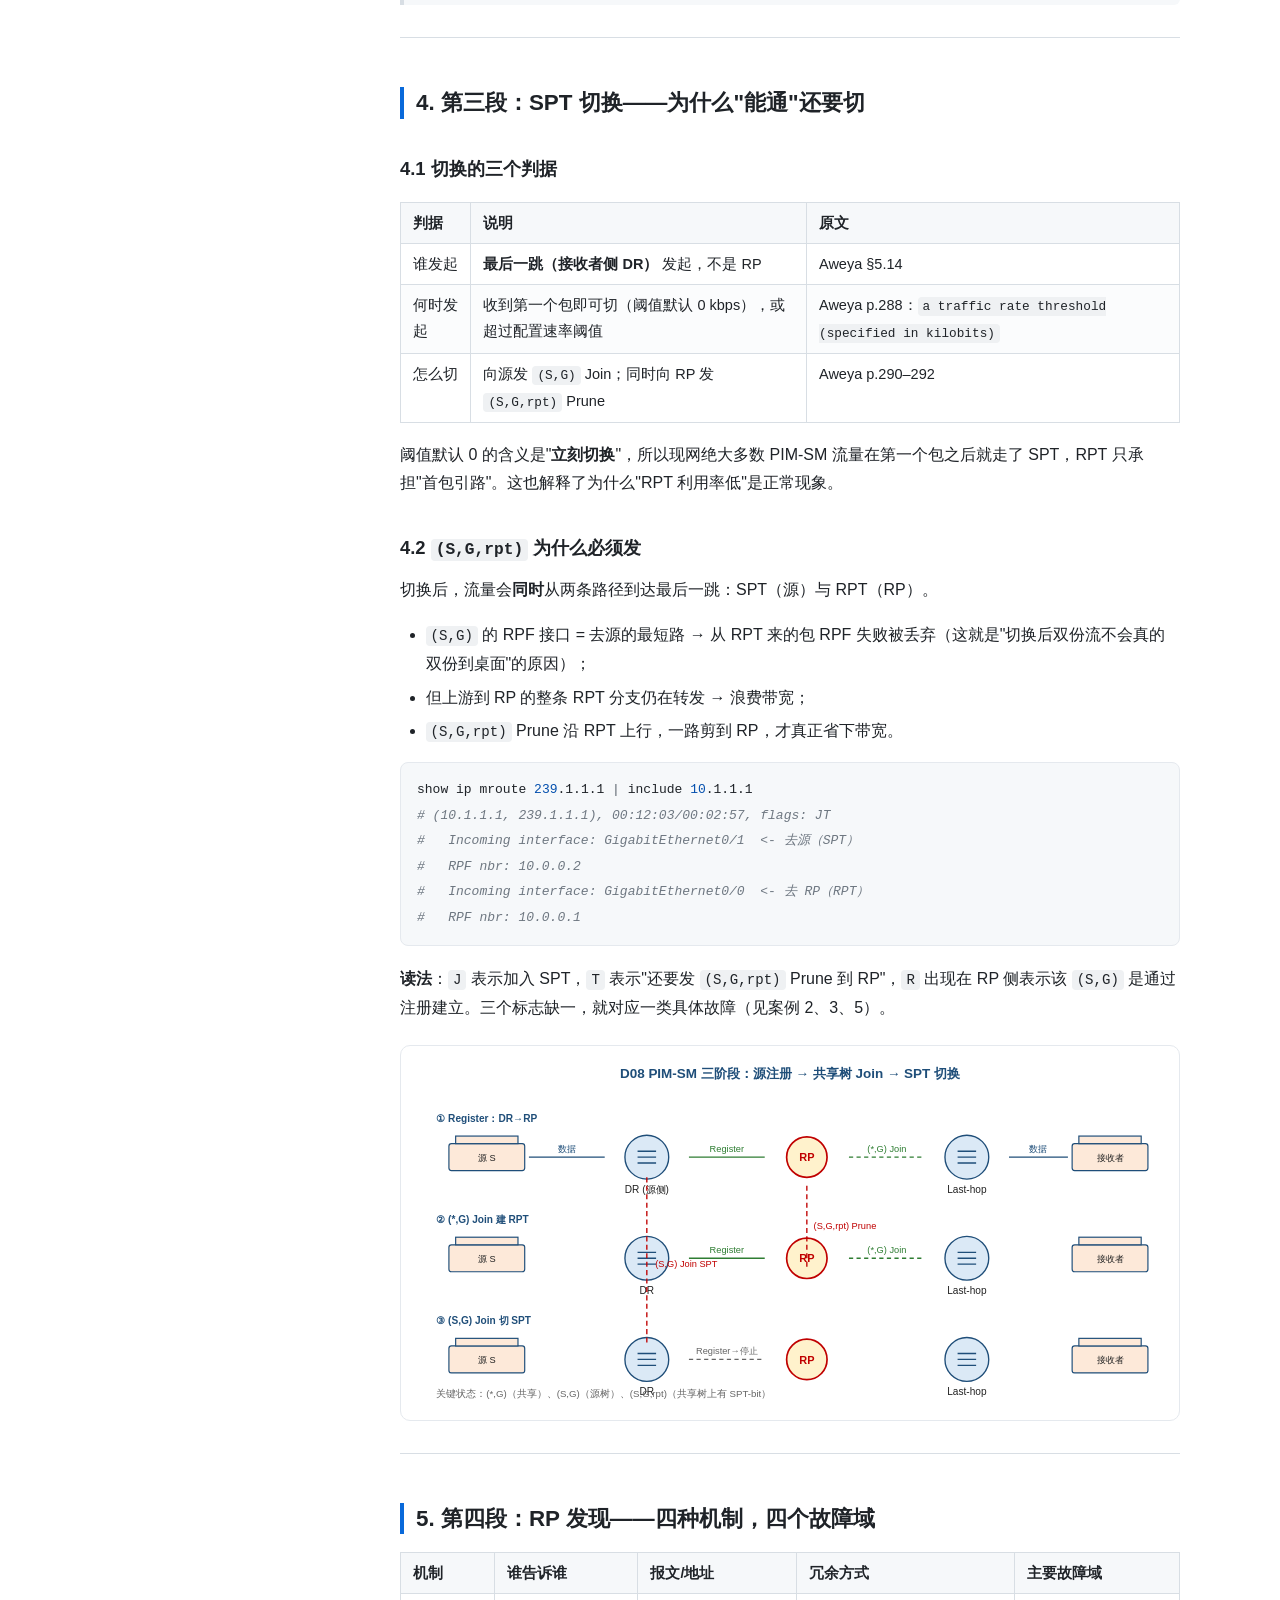
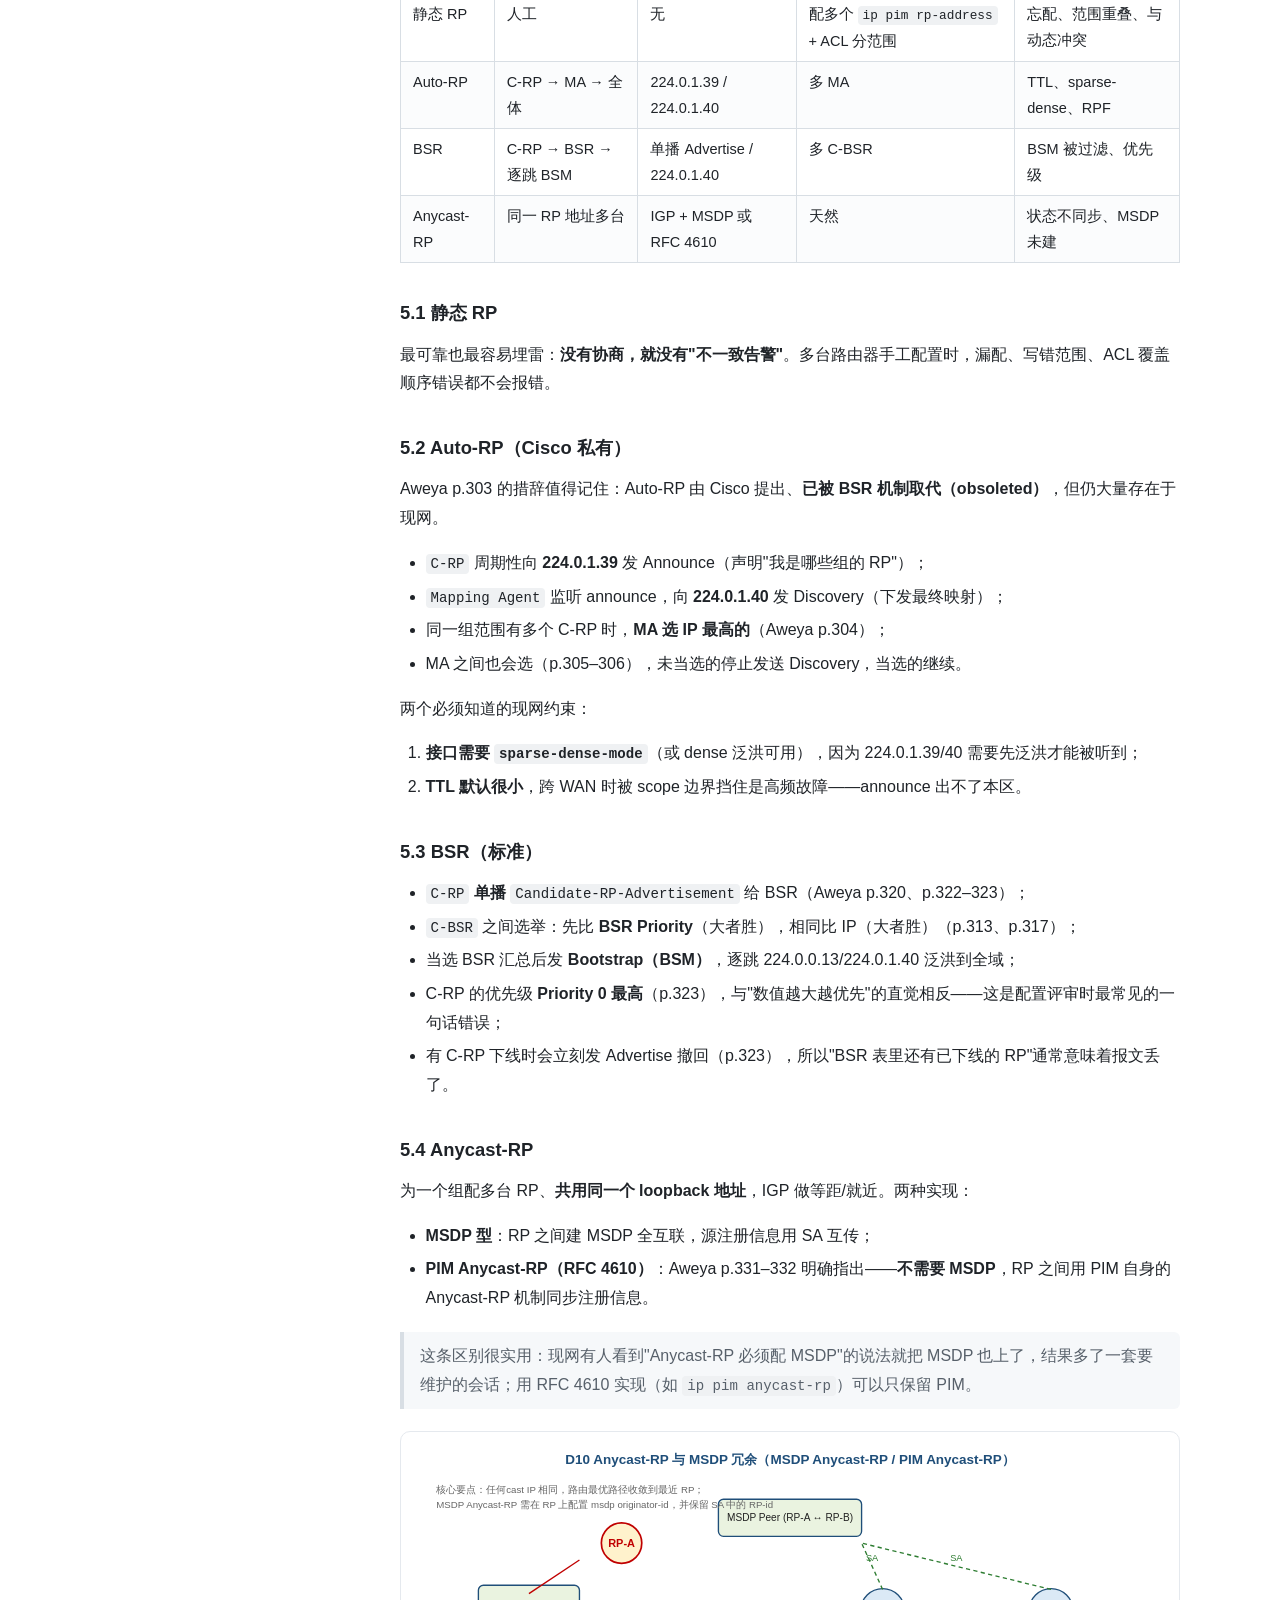
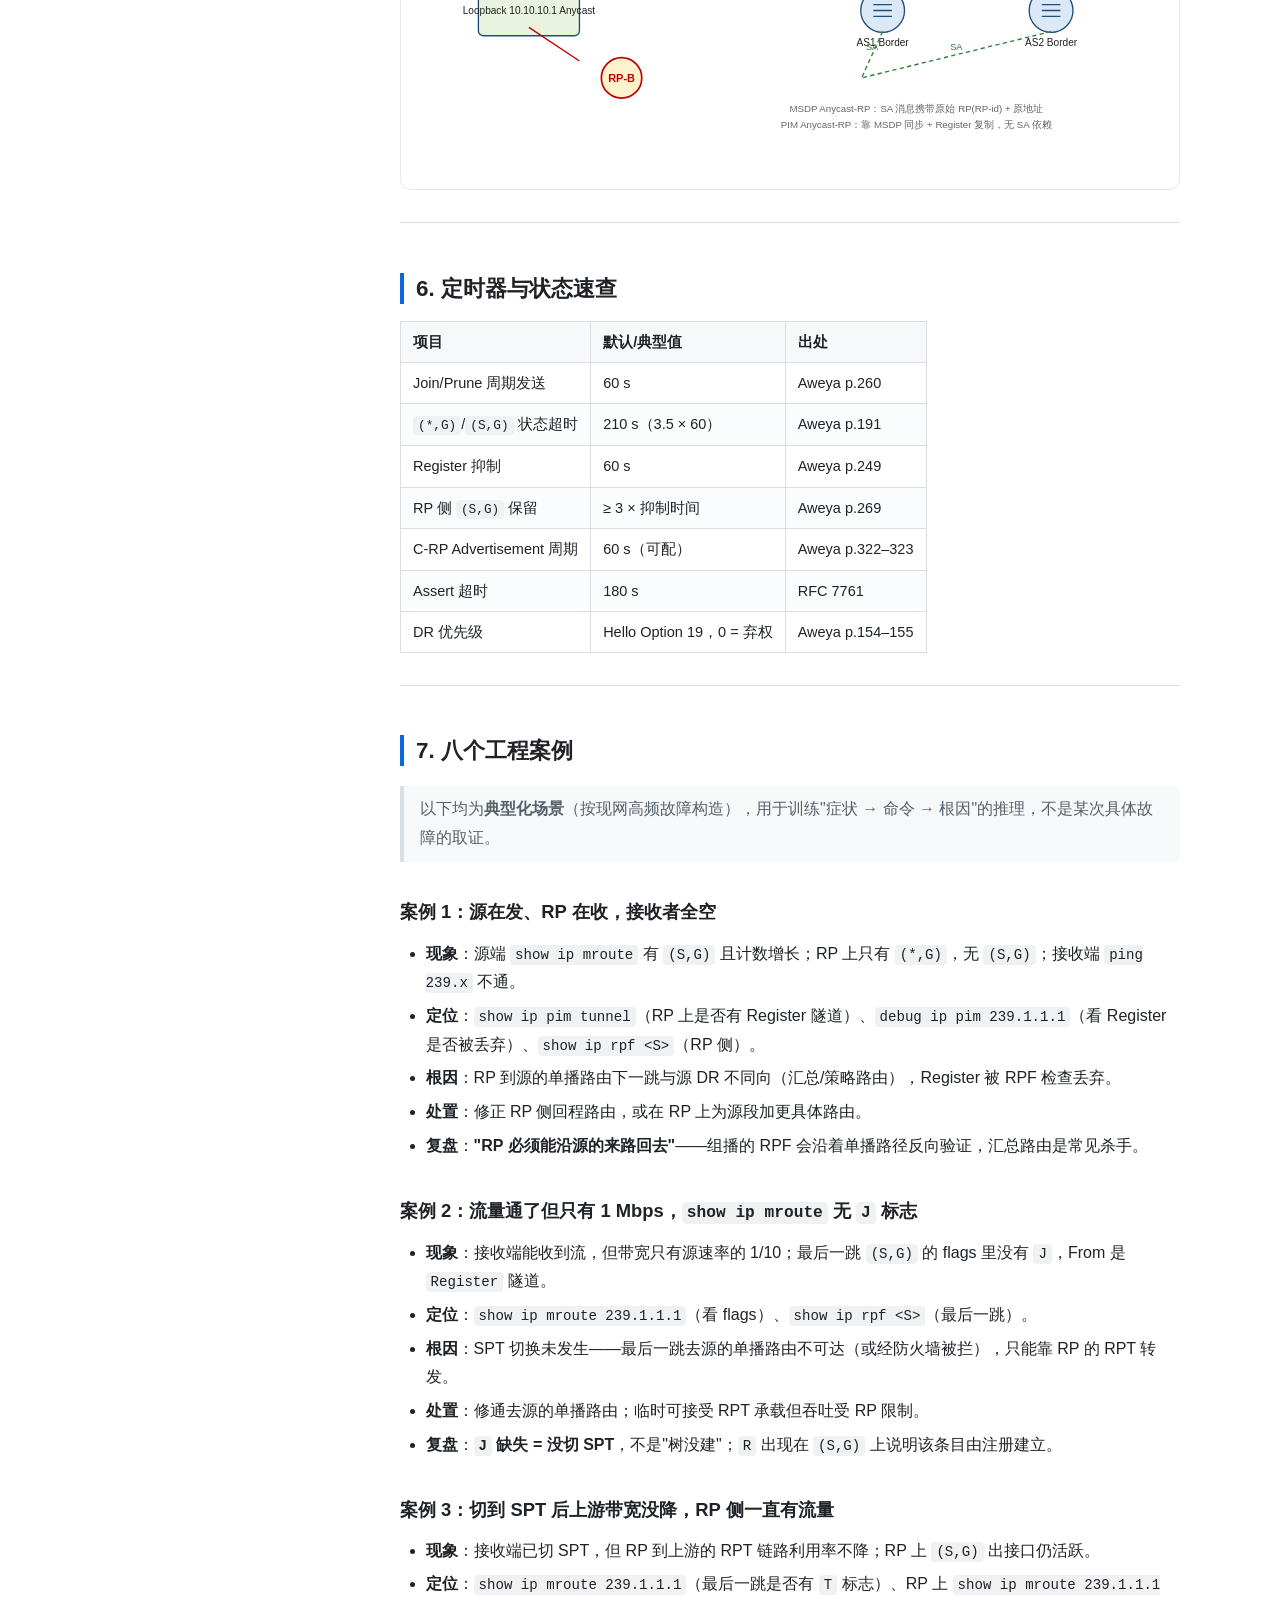
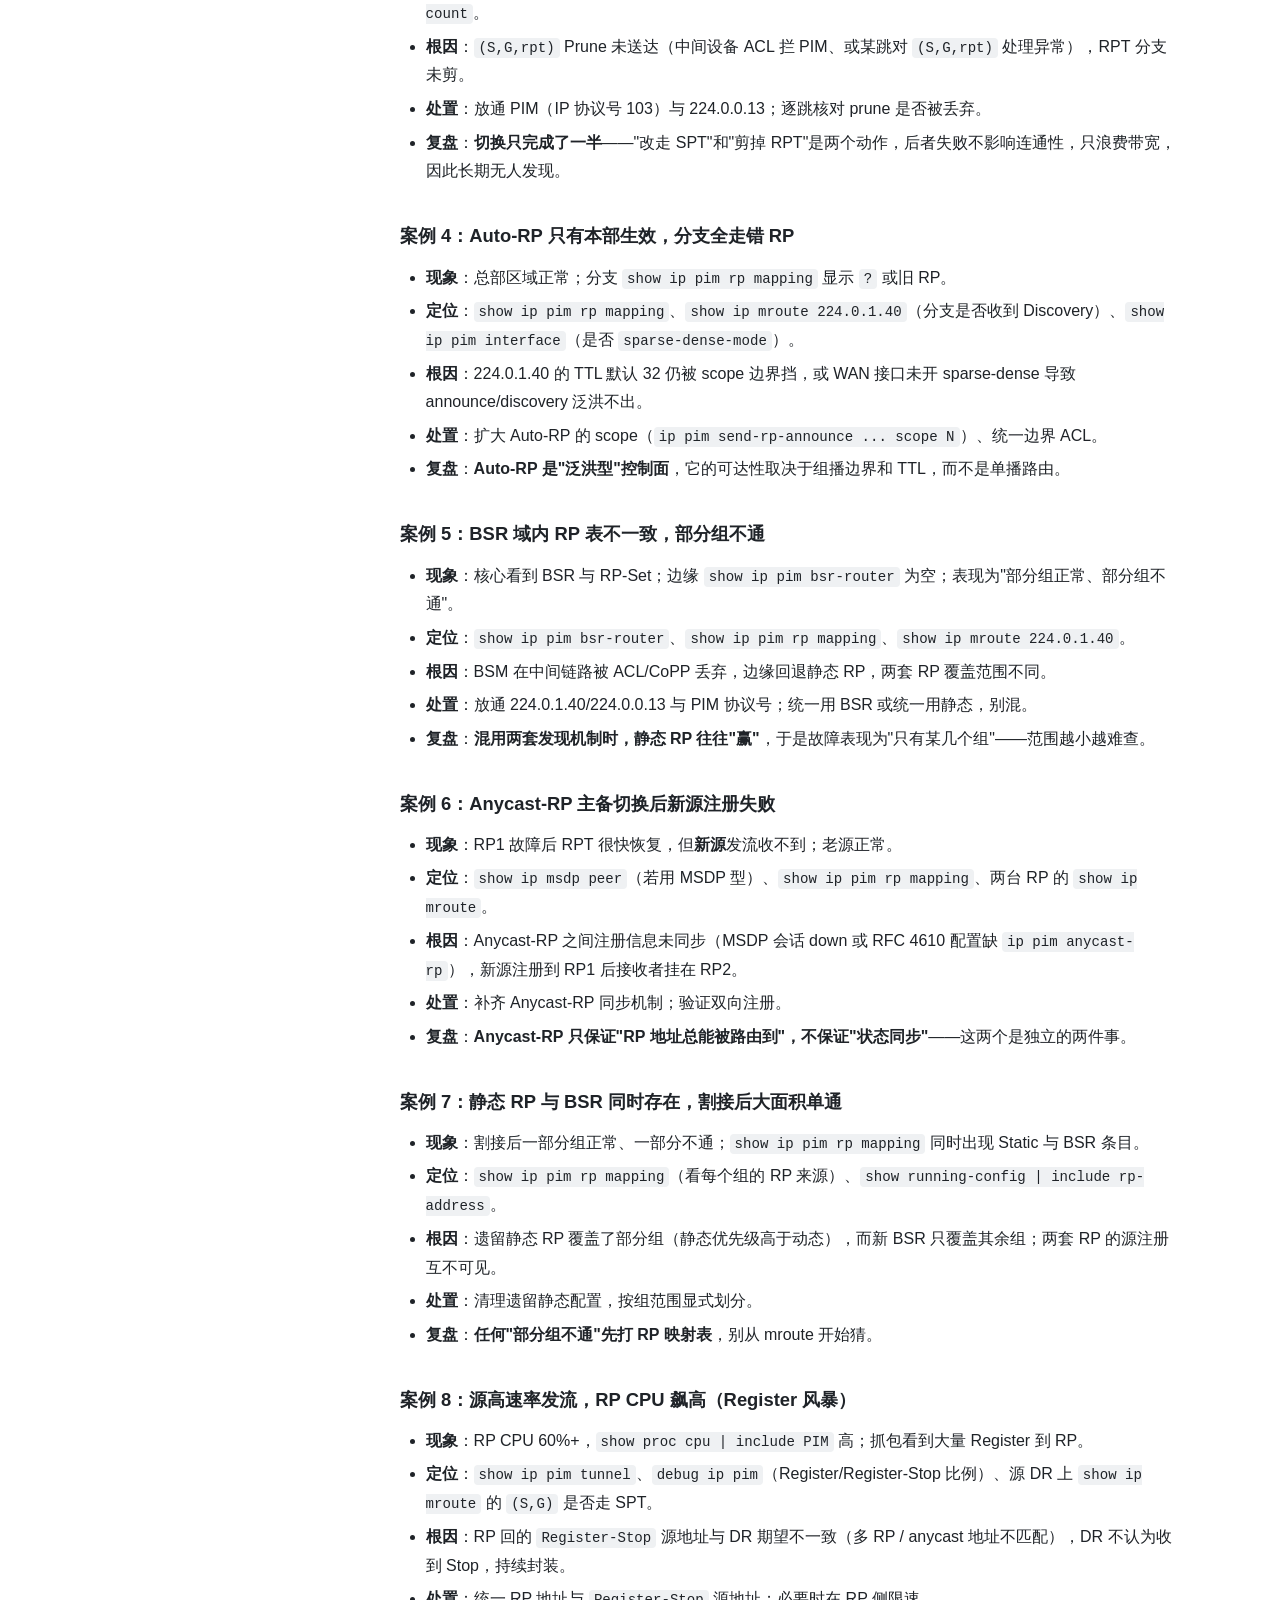
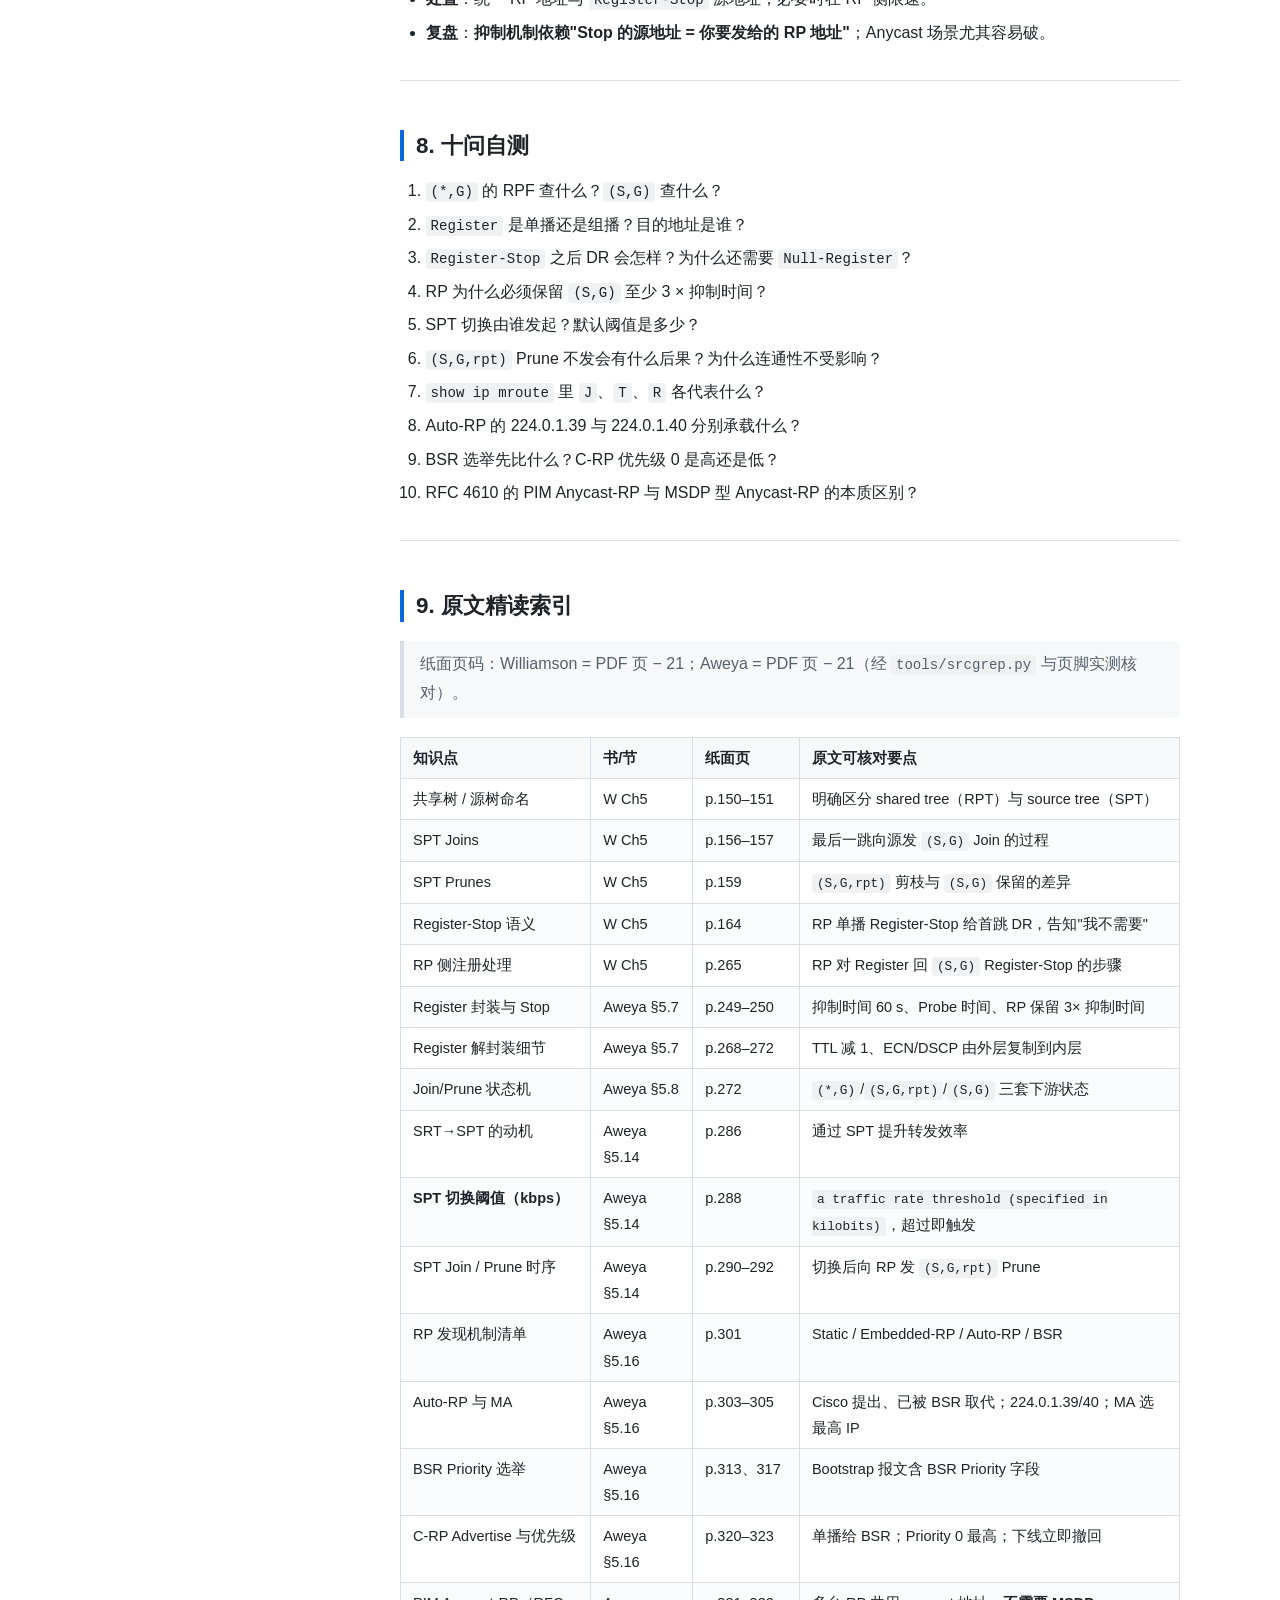
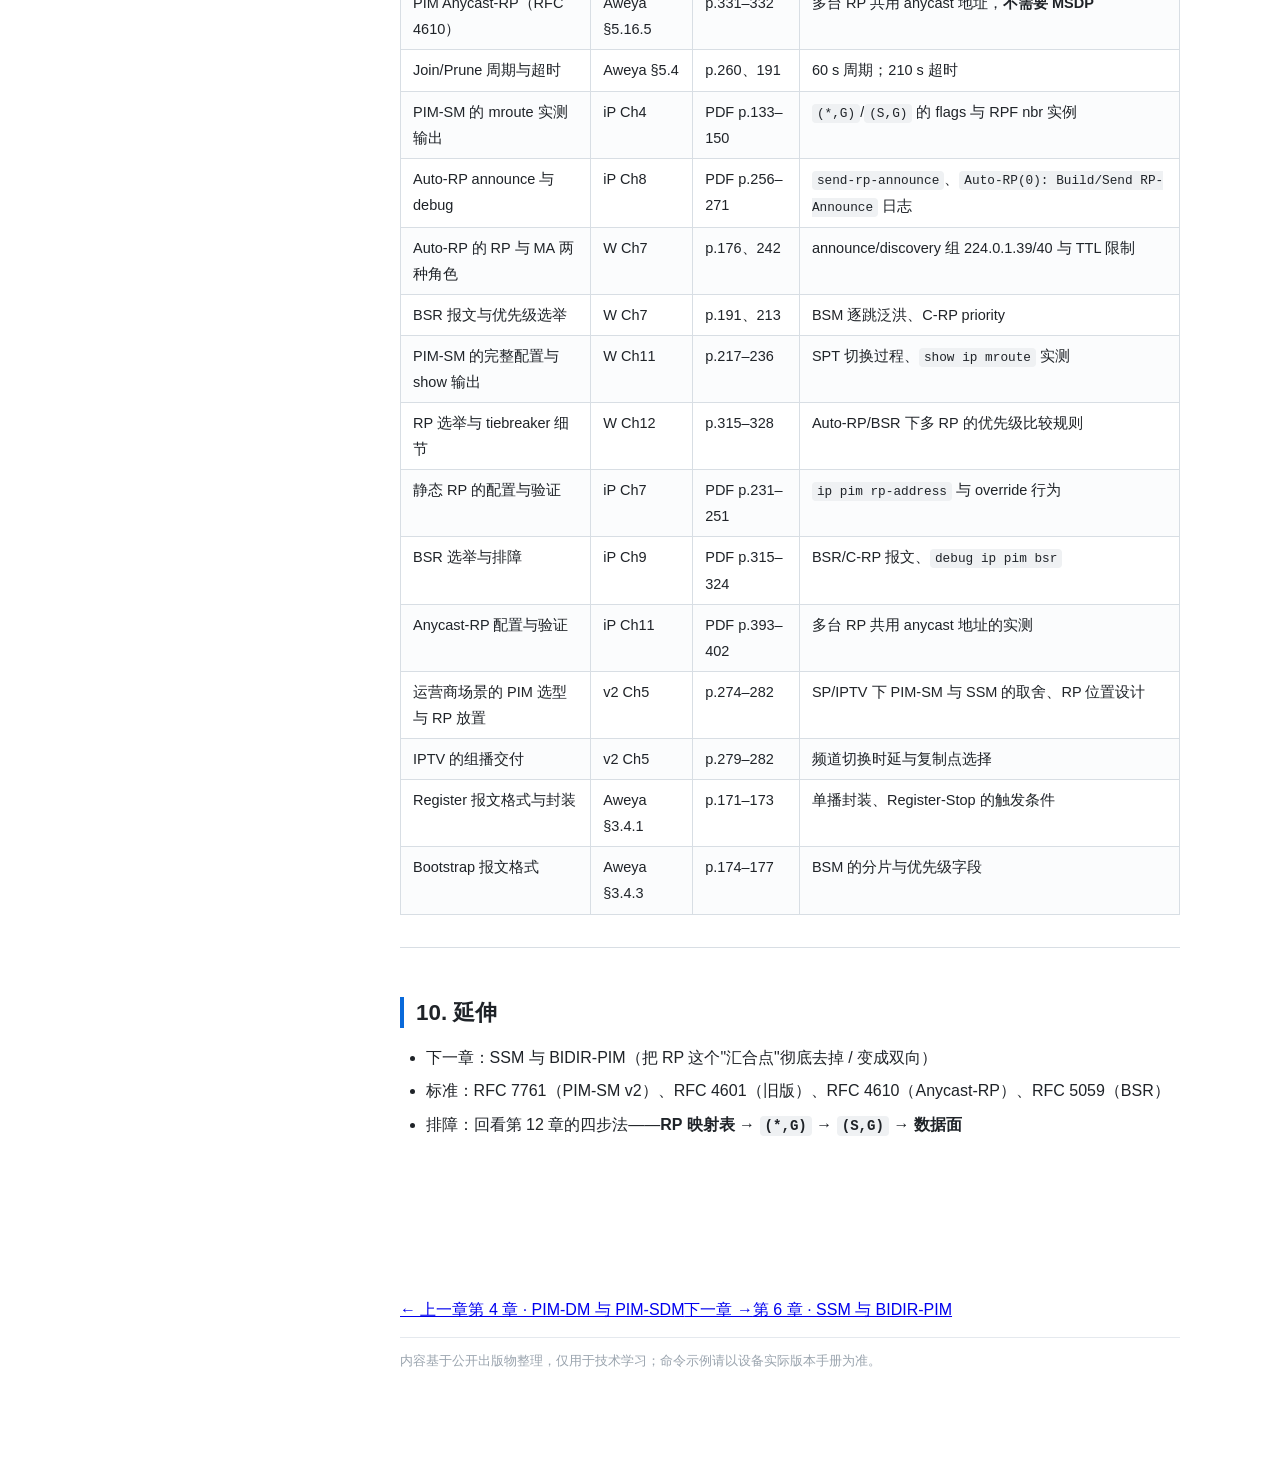
<file: chapters/ch05-pim-sm-rp.html>
<!DOCTYPE html>
<html lang="zh-CN">
<head>
<meta charset="utf-8">
<meta name="viewport" content="width=device-width, initial-scale=1">
<title>第 5 章 · PIM-SM 与 RP 发现 · IP 组播学习路线</title>
<meta name="description" content="IP 组播学习路线：四阶段十二章精读笔记，96 个生产案例，16 张 SVG 拓扑图。">
<link rel="icon" href="data:image/svg+xml,<svg xmlns='http://www.w3.org/2000/svg' viewBox='0 0 32 32'><rect width='32' height='32' rx='6' fill='%230969da'/><circle cx='16' cy='16' r='4' fill='white'/><circle cx='16' cy='6' r='2.6' fill='white'/><circle cx='25' cy='21' r='2.6' fill='white'/><circle cx='7' cy='21' r='2.6' fill='white'/><path d='M16 10.6V8.6M18.9 17.6l3.4 2M13.1 17.6l-3.4 2' stroke='white' stroke-width='1.6'/></svg>">
<link rel="stylesheet" href="../assets/css/site.css">
<script>
/* 尽早写入主题，避免刷新时闪白 */
(function () {
  var saved = null;
  try { saved = localStorage.getItem('mc-theme'); } catch (e) {}
  var dark = window.matchMedia && window.matchMedia('(prefers-color-scheme: dark)').matches;
  document.documentElement.setAttribute('data-theme', saved || (dark ? 'dark' : 'light'));
})();
</script>
</head>
<body>
<div class="progress" id="progress"></div>
<input type="checkbox" id="nav-toggle" hidden>
<label for="nav-toggle" class="nav-toggle-btn">☰ 目录</label>

<button type="button" class="theme-toggle floating" data-theme-toggle aria-label="切换深色/浅色主题" title="切换深色/浅色主题">
  <span class="theme-icon" aria-hidden="true">◐</span><span class="theme-text">深色</span>
</button>

<aside class="sidebar">
  <div class="brand">
    <div class="brand-row">
      <a href="../index.html">IP 组播学习路线<span>精读笔记 · 四阶段十二章</span></a>
      <button type="button" class="theme-toggle" data-theme-toggle aria-label="切换深色/浅色主题" title="切换深色/浅色主题">
        <span class="theme-icon" aria-hidden="true">◐</span><span class="theme-text">深色</span>
      </button>
    </div>
    <div class="search-wrap">
      <input type="search" id="nav-search" placeholder="搜索章节…" autocomplete="off" aria-label="搜索章节">
    </div>
  </div>

  <nav class="nav">
    <details class="group" id="page-toc-group" open>
      <summary>本页目录</summary>
      <ul class="toc" id="toc-list"></ul>
    </details>

    <details class="group" id="home-group" open>
      <summary>首页</summary>
      <ul><li><a href="../index.html" data-path="index.html">学习路线总览</a></li></ul>
    </details>
    <details class="group part" data-part="阶段一" open>
      <summary>阶段一 · 地基</summary>
      <ul>
        <li><a href="../chapters/ch01-basics.html" data-path="chapters/ch01-basics.html">第 1 章 · 基础模型与地址体系</a></li>
        <li><a href="../chapters/ch02-igmp-l2.html" data-path="chapters/ch02-igmp-l2.html">第 2 章 · IGMP 与二层组播</a></li>
      </ul>
    </details>
    <details class="group part" data-part="阶段二" open>
      <summary>阶段二 · 协议核心</summary>
      <ul>
        <li><a href="../chapters/ch03-rpf-pim-basics.html" data-path="chapters/ch03-rpf-pim-basics.html">第 3 章 · RPF 与 PIM 通用机制</a></li>
        <li><a href="../chapters/ch04-pim-dm.html" data-path="chapters/ch04-pim-dm.html">第 4 章 · PIM-DM 与 PIM-SDM</a></li>
        <li><a href="../chapters/ch05-pim-sm-rp.html" data-path="chapters/ch05-pim-sm-rp.html" active>第 5 章 · PIM-SM 与 RP 发现</a></li>
        <li><a href="../chapters/ch06-ssm-bidir.html" data-path="chapters/ch06-ssm-bidir.html">第 6 章 · SSM 与 BIDIR-PIM</a></li>
      </ul>
    </details>
    <details class="group part" data-part="阶段三" open>
      <summary>阶段三 · 域间与规模化</summary>
      <ul>
        <li><a href="../chapters/ch07-msdp-mbgp.html" data-path="chapters/ch07-msdp-mbgp.html">第 7 章 · MSDP 与 MBGP 域间组播</a></li>
        <li><a href="../chapters/ch08-mvpn-scale.html" data-path="chapters/ch08-mvpn-scale.html">第 8 章 · MVPN / mLDP / BIER</a></li>
      </ul>
    </details>
    <details class="group part" data-part="阶段四" open>
      <summary>阶段四 · 场景实战</summary>
      <ul>
        <li><a href="../chapters/ch09-datacenter-cloud.html" data-path="chapters/ch09-datacenter-cloud.html">第 9 章 · 数据中心与云中的组播</a></li>
        <li><a href="../chapters/ch10-ipv6-multicast.html" data-path="chapters/ch10-ipv6-multicast.html">第 10 章 · IPv6 组播</a></li>
        <li><a href="../chapters/ch11-security.html" data-path="chapters/ch11-security.html">第 11 章 · 组播安全与过滤</a></li>
        <li><a href="../chapters/ch12-troubleshooting.html" data-path="chapters/ch12-troubleshooting.html">第 12 章 · 排障方法论</a></li>
      </ul>
    </details>
  </nav>
</aside>

<label for="nav-toggle" class="backdrop"></label>

<main class="main">
  <article class="content">
<h1 id="5-pim-smregisterspt-rp">第 5 章 PIM-SM：Register、SPT 切换与 RP 发现</h1>
<blockquote>
<p>精读来源：<strong>Aweya Ch5（§5.7 Register p.249–272、§5.14 SPT 切换 p.286–292、§5.16 RP 发现 p.301–332）</strong>、<strong>Williamson Ch5–Ch6（p.150–162，共享树与 SPT joins/prunes）、p.164（Register-Stop 语义）</strong>
本章解决的问题：组播的"拉模型"里，<strong>源不知道谁要收、接收者不知道源在哪</strong>——RP 用一个固定汇合点把两件事解耦。代价是三条额外路径（注册隧道、RPT、SPT 切换）和四套发现机制。</p>
</blockquote>
<h2 id="_1">学习目标</h2>
<ol>
<li>说清 RP 到底解决什么问题：<strong>源的"上"与接收者的"下"如何在 RP 处对接</strong>；</li>
<li>画出完整时序：IGMP → <code>(*,G)</code> Join 逐跳 → Register 封装 → <code>(S,G)</code> Join → SPT 切换 → <code>(S,G,rpt)</code> Prune；</li>
<li>分清四个易混概念：<code>Register</code> / <code>Register-Stop</code> / <code>Null-Register</code> / <code>Register-Suppression</code>；</li>
<li>解释 SPT 切换的三个判据（S 位、阈值、最后一跳发起）以及切换后为什么必须发 <code>(S,G,rpt)</code> Prune；</li>
<li>对比四种 RP 发现方式（静态 / Auto-RP / BSR / Anycast）的<strong>故障域</strong>，而不是只背配置；</li>
<li>在 <code>show ip mroute</code> 与 <code>show ip pim rp mapping</code> 之间建立对应关系，看到 <code>R</code>/<code>T</code>/<code>J</code> 标志就知道卡在哪一段。</li>
</ol>
<hr />
<h2 id="1-sm">1. 问题定义：SM 要解决的是"两头互不知情"</h2>
<table>
<thead>
<tr>
<th>角色</th>
<th>知道什么</th>
<th>不知道什么</th>
</tr>
</thead>
<tbody>
<tr>
<td>源（首跳 DR）</td>
<td>自己在发 <code>(S,G)</code></td>
<td>有没有接收者、在哪</td>
</tr>
<tr>
<td>接收者（最后一跳 DR）</td>
<td>有人要 <code>G</code></td>
<td>源在哪、源是否已经发流</td>
</tr>
<tr>
<td>RP</td>
<td>全组的 <code>(*,G)</code> 状态</td>
<td>只有注册或 Join 告诉它的事</td>
</tr>
</tbody>
</table>
<p>三种结合方式：</p>
<ul>
<li><strong>共享树（RPT）</strong>：接收者朝 RP 逐跳 Join <code>(*,G)</code>，RP 成为"已知的唯一汇聚地址"；</li>
<li><strong>注册</strong>：源的 DR 把数据封装成单播 <code>Register</code> 直接投给 RP，RP 据此知道"有这个源"；</li>
<li><strong>切换</strong>：最后一跳发现流量够大，改走源最短路径，同时把 RPT 剪掉。</li>
</ul>
<blockquote>
<p>Williamson p.150 特别提醒用词：<strong>"共享树"不要和"源树/最短路径树"混称</strong>——原书把 <code>(*,G)</code> 叫 shared tree / RPT，把 <code>(S,G)</code> 叫 source tree / SPT。现网排障里"树没建起来"必须问清是哪棵树。</p>
</blockquote>
<hr />
<h2 id="2-g-rp">2. 第一段：接收者如何把 <code>(*,G)</code> 送到 RP</h2>
<h3 id="21">2.1 逐跳过程</h3>
<div class="codehilite"><pre><span></span><code>Host ── IGMP Report ──&gt; 最后一跳 DR
DR: 查 RP(G) ──&gt; 查单播路由到 RP ──&gt; 出接口 = RPF 接口
DR 发 (*,G) Join（目的 224.0.0.13，TTL=1）给 RPF 邻居
每一跳重复：查 RP → 查去 RP 的单播路由 → 继续上行
到达 RP：RP 建 (*,G)，出接口表加入该下游
</code></pre></div>

<p>关键点：<strong>Join 的目的地址永远是 224.0.0.13（All-PIM-Routers），逐跳单播给 RPF 邻居</strong>。所以"Join 发不出去"永远先看两件事：<code>show ip rpf &lt;RP&gt;</code> 是否可达、RPF 接口上是否启了 PIM。</p>
<h3 id="22-rp-g">2.2 RP 的特殊性：<code>(*,G)</code> 没有"源"可查</h3>
<p>普通 <code>(S,G)</code> 的 RPF 是"去往 S"。<code>(*,G)</code> 的 RPF 是"去往 RP"。这导致两类常见误判：</p>
<ul>
<li>RP 自己有 <code>(*,G)</code> 但出接口为 Null → 正常（RP 是树根）；</li>
<li>非 RP 路由器上 <code>(*,G)</code> 的入接口不是去 RP 的最短路 → 说明 RP 地址选错了（静态/BSR/Auto-RP 不一致），而不是"树坏了"。</li>
</ul>
<div class="codehilite"><pre><span></span><code>show<span class="w"> </span>ip<span class="w"> </span>mroute<span class="w"> </span><span class="m">239</span>.1.1.1<span class="w">                 </span><span class="c1"># 看 (*,G) 的 Incoming interface</span>
show<span class="w"> </span>ip<span class="w"> </span>rpf<span class="w"> </span><span class="m">10</span>.1.1.1<span class="w">                     </span><span class="c1"># 与 Incoming interface 对比</span>
show<span class="w"> </span>ip<span class="w"> </span>pim<span class="w"> </span>rp<span class="w"> </span>mapping<span class="w">                   </span><span class="c1"># 本机认为的 RP 是谁</span>
</code></pre></div>

<hr />
<h2 id="3-register">3. 第二段：Register——源怎么"报到"</h2>
<h3 id="31">3.1 报文与语义</h3>
<p><code>Register</code> 是<strong>单播</strong> PIM 报文（不是 224.0.0.13），载荷里装的是完整的组播数据包（IP-in-IP 式封装）。首跳 DR 把源发来的每个包封装后单播给 RP：</p>
<ul>
<li>外层：DR → RP 的单播头；</li>
<li>内层：原始的 <code>(S,G)</code> 组播包。</li>
</ul>
<p>Aweya p.268–272 明确写了 RP 解封装后的两个细节，很多人不知道：</p>
<ol>
<li><strong>RP 转发解封装后的包时会 TTL 减 1</strong>（相当于经过了一跳）；</li>
<li><strong>RP 把 Register 外层的 ECN 位与 DSCP 复制到内层组播包</strong>上——所以"经过 RP 后 QoS 标记变了"可以在 RP 上找到原因，而不是怀疑上游。</li>
</ol>
<h3 id="32">3.2 四种"停止/继续"机制</h3>
<table>
<thead>
<tr>
<th>机制</th>
<th>发起方</th>
<th>作用</th>
<th>默认值</th>
</tr>
</thead>
<tbody>
<tr>
<td><code>Register-Stop</code></td>
<td>RP → 首跳 DR</td>
<td>我不需要这个 <code>(S,G)</code>，别再发了</td>
<td>携带 <code>(S,G)</code></td>
</tr>
<tr>
<td>Register-Suppression</td>
<td>DR 本地定时器</td>
<td>收到 Stop 后静默期，不再封装</td>
<td>60 s（Aweya p.249）</td>
</tr>
<tr>
<td><code>Null-Register</code></td>
<td>DR → RP</td>
<td>静默期结束前的"探针"：还不需要数据吗？</td>
<td>探测时间见 p.249</td>
</tr>
<tr>
<td><code>(S,G)</code> Join</td>
<td>RP → 源</td>
<td>我需要，直接送过来（不再用隧道）</td>
<td>触发式</td>
</tr>
</tbody>
</table>
<p><strong>这一组机制是全章最容易被误解的地方</strong>：<code>Register-Stop</code> 不是永久拒绝，只是一个定时静默。静默期到点后 DR 必须用 <code>Null-Register</code>（空载荷 Register）重新问一次，否则 RP 在上游重新出现接收者时<strong>永远等不到数据</strong>——这就是"新用户加入后 1 分钟内无流量"的一类根因。</p>
<p>Aweya p.249–250 还给了 RP 侧的保护：RP 为注册建立的 <code>(S,G)</code> 状态至少保留 <strong>3 × Register_Suppression_Time</strong>，并把 Keepalive 定时器设为 <strong>3 × Register_Suppression_Time + Register_Probe_Time</strong>。否则 RP 可能在 DR 停止注册之前就把 <code>(S,G)</code> Join 撤掉，数据出现空窗。</p>
<h3 id="33-rp-rpf">3.3 RP 侧的 RPF 校验</h3>
<p>Register 到达 RP 后，RP 要判断"这个源到我这的路径对不对"：</p>
<ul>
<li>通过 → 解封装、建 <code>(S,G)</code>、朝 RPT 下游转发、并向源发 <code>(S,G)</code> Join；</li>
<li>不通过 → 丢弃并回 <code>Register-Stop</code>（<code>Register</code> 里带 Border 位等标志，不同实现细节有差异）。</li>
</ul>
<blockquote>
<p>现网推论：<strong>RP 必须有一条去往源的单播路由，且这条路由的下一跳方向要和源的 DR 一致</strong>。RP 位于网络中心、源在分支时，如果 RP 侧做了路由汇总或策略路由，注册会被静默丢弃——比"配置错误"更难查，因为<strong>数据面上你能看到 Register 在进，但 <code>(S,G)</code> 建不起来</strong>。</p>
</blockquote>
<hr />
<h2 id="4-spt">4. 第三段：SPT 切换——为什么"能通"还要切</h2>
<h3 id="41">4.1 切换的三个判据</h3>
<table>
<thead>
<tr>
<th>判据</th>
<th>说明</th>
<th>原文</th>
</tr>
</thead>
<tbody>
<tr>
<td>谁发起</td>
<td><strong>最后一跳（接收者侧 DR）</strong> 发起，不是 RP</td>
<td>Aweya §5.14</td>
</tr>
<tr>
<td>何时发起</td>
<td>收到第一个包即可切（阈值默认 0 kbps），或超过配置速率阈值</td>
<td>Aweya p.288：<code>a traffic rate threshold (specified in kilobits)</code></td>
</tr>
<tr>
<td>怎么切</td>
<td>向源发 <code>(S,G)</code> Join；同时向 RP 发 <code>(S,G,rpt)</code> Prune</td>
<td>Aweya p.290–292</td>
</tr>
</tbody>
</table>
<p>阈值默认 0 的含义是"<strong>立刻切换</strong>"，所以现网绝大多数 PIM-SM 流量在第一个包之后就走了 SPT，RPT 只承担"首包引路"。这也解释了为什么"RPT 利用率低"是正常现象。</p>
<h3 id="42-sgrpt">4.2 <code>(S,G,rpt)</code> 为什么必须发</h3>
<p>切换后，流量会<strong>同时</strong>从两条路径到达最后一跳：SPT（源）与 RPT（RP）。</p>
<ul>
<li><code>(S,G)</code> 的 RPF 接口 = 去源的最短路 → 从 RPT 来的包 RPF 失败被丢弃（这就是"切换后双份流不会真的双份到桌面"的原因）；</li>
<li>但上游到 RP 的整条 RPT 分支仍在转发 → 浪费带宽；</li>
<li><code>(S,G,rpt)</code> Prune 沿 RPT 上行，一路剪到 RP，才真正省下带宽。</li>
</ul>
<div class="codehilite"><pre><span></span><code>show<span class="w"> </span>ip<span class="w"> </span>mroute<span class="w"> </span><span class="m">239</span>.1.1.1<span class="w"> </span><span class="p">|</span><span class="w"> </span>include<span class="w"> </span><span class="m">10</span>.1.1.1
<span class="c1"># (10.1.1.1, 239.1.1.1), 00:12:03/00:02:57, flags: JT</span>
<span class="c1">#   Incoming interface: GigabitEthernet0/1  &lt;- 去源（SPT）</span>
<span class="c1">#   RPF nbr: 10.0.0.2</span>
<span class="c1">#   Incoming interface: GigabitEthernet0/0  &lt;- 去 RP（RPT）</span>
<span class="c1">#   RPF nbr: 10.0.0.1</span>
</code></pre></div>

<p><strong>读法</strong>：<code>J</code> 表示加入 SPT，<code>T</code> 表示"还要发 <code>(S,G,rpt)</code> Prune 到 RP"，<code>R</code> 出现在 RP 侧表示该 <code>(S,G)</code> 是通过注册建立。三个标志缺一，就对应一类具体故障（见案例 2、3、5）。</p>
<p><img alt="PIM-SM 共享树与 SPT 切换" src="../diagrams/d08-pim-sm.svg" /></p>
<hr />
<h2 id="5-rp">5. 第四段：RP 发现——四种机制，四个故障域</h2>
<table>
<thead>
<tr>
<th>机制</th>
<th>谁告诉谁</th>
<th>报文/地址</th>
<th>冗余方式</th>
<th>主要故障域</th>
</tr>
</thead>
<tbody>
<tr>
<td>静态 RP</td>
<td>人工</td>
<td>无</td>
<td>配多个 <code>ip pim rp-address</code> + ACL 分范围</td>
<td>忘配、范围重叠、与动态冲突</td>
</tr>
<tr>
<td>Auto-RP</td>
<td>C-RP → MA → 全体</td>
<td>224.0.1.39 / 224.0.1.40</td>
<td>多 MA</td>
<td>TTL、sparse-dense、RPF</td>
</tr>
<tr>
<td>BSR</td>
<td>C-RP → BSR → 逐跳 BSM</td>
<td>单播 Advertise / 224.0.1.40</td>
<td>多 C-BSR</td>
<td>BSM 被过滤、优先级</td>
</tr>
<tr>
<td>Anycast-RP</td>
<td>同一 RP 地址多台</td>
<td>IGP + MSDP 或 RFC 4610</td>
<td>天然</td>
<td>状态不同步、MSDP 未建</td>
</tr>
</tbody>
</table>
<h3 id="51-rp">5.1 静态 RP</h3>
<p>最可靠也最容易埋雷：<strong>没有协商，就没有"不一致告警"</strong>。多台路由器手工配置时，漏配、写错范围、ACL 覆盖顺序错误都不会报错。</p>
<h3 id="52-auto-rpcisco">5.2 Auto-RP（Cisco 私有）</h3>
<p>Aweya p.303 的措辞值得记住：Auto-RP 由 Cisco 提出、<strong>已被 BSR 机制取代（obsoleted）</strong>，但仍大量存在于现网。</p>
<ul>
<li><code>C-RP</code> 周期性向 <strong>224.0.1.39</strong> 发 Announce（声明"我是哪些组的 RP"）；</li>
<li><code>Mapping Agent</code> 监听 announce，向 <strong>224.0.1.40</strong> 发 Discovery（下发最终映射）；</li>
<li>同一组范围有多个 C-RP 时，<strong>MA 选 IP 最高的</strong>（Aweya p.304）；</li>
<li>MA 之间也会选（p.305–306），未当选的停止发送 Discovery，当选的继续。</li>
</ul>
<p>两个必须知道的现网约束：</p>
<ol>
<li><strong>接口需要 <code>sparse-dense-mode</code></strong>（或 dense 泛洪可用），因为 224.0.1.39/40 需要先泛洪才能被听到；</li>
<li><strong>TTL 默认很小</strong>，跨 WAN 时被 scope 边界挡住是高频故障——announce 出不了本区。</li>
</ol>
<h3 id="53-bsr">5.3 BSR（标准）</h3>
<ul>
<li><code>C-RP</code> <strong>单播</strong> <code>Candidate-RP-Advertisement</code> 给 BSR（Aweya p.320、p.322–323）；</li>
<li><code>C-BSR</code> 之间选举：先比 <strong>BSR Priority</strong>（大者胜），相同比 IP（大者胜）（p.313、p.317）；</li>
<li>当选 BSR 汇总后发 <strong>Bootstrap（BSM）</strong>，逐跳 224.0.0.13/224.0.1.40 泛洪到全域；</li>
<li>C-RP 的优先级 <strong>Priority 0 最高</strong>（p.323），与"数值越大越优先"的直觉相反——这是配置评审时最常见的一句话错误；</li>
<li>有 C-RP 下线时会立刻发 Advertise 撤回（p.323），所以"BSR 表里还有已下线的 RP"通常意味着报文丢了。</li>
</ul>
<h3 id="54-anycast-rp">5.4 Anycast-RP</h3>
<p>为一个组配多台 RP、<strong>共用同一个 loopback 地址</strong>，IGP 做等距/就近。两种实现：</p>
<ul>
<li><strong>MSDP 型</strong>：RP 之间建 MSDP 全互联，源注册信息用 SA 互传；</li>
<li><strong>PIM Anycast-RP（RFC 4610）</strong>：Aweya p.331–332 明确指出——<strong>不需要 MSDP</strong>，RP 之间用 PIM 自身的 Anycast-RP 机制同步注册信息。</li>
</ul>
<blockquote>
<p>这条区别很实用：现网有人看到"Anycast-RP 必须配 MSDP"的说法就把 MSDP 也上了，结果多了一套要维护的会话；用 RFC 4610 实现（如 <code>ip pim anycast-rp</code>）可以只保留 PIM。</p>
</blockquote>
<p><img alt="RP 发现与 Anycast-RP" src="../diagrams/d10-anycast-rp.svg" /></p>
<hr />
<h2 id="6">6. 定时器与状态速查</h2>
<table>
<thead>
<tr>
<th>项目</th>
<th>默认/典型值</th>
<th>出处</th>
</tr>
</thead>
<tbody>
<tr>
<td>Join/Prune 周期发送</td>
<td>60 s</td>
<td>Aweya p.260</td>
</tr>
<tr>
<td><code>(*,G)</code>/<code>(S,G)</code> 状态超时</td>
<td>210 s（3.5 × 60）</td>
<td>Aweya p.191</td>
</tr>
<tr>
<td>Register 抑制</td>
<td>60 s</td>
<td>Aweya p.249</td>
</tr>
<tr>
<td>RP 侧 <code>(S,G)</code> 保留</td>
<td>≥ 3 × 抑制时间</td>
<td>Aweya p.269</td>
</tr>
<tr>
<td>C-RP Advertisement 周期</td>
<td>60 s（可配）</td>
<td>Aweya p.322–323</td>
</tr>
<tr>
<td>Assert 超时</td>
<td>180 s</td>
<td>RFC 7761</td>
</tr>
<tr>
<td>DR 优先级</td>
<td>Hello Option 19，0 = 弃权</td>
<td>Aweya p.154–155</td>
</tr>
</tbody>
</table>
<hr />
<h2 id="7">7. 八个工程案例</h2>
<blockquote>
<p>以下均为<strong>典型化场景</strong>（按现网高频故障构造），用于训练"症状 → 命令 → 根因"的推理，不是某次具体故障的取证。</p>
</blockquote>
<h3 id="1rp">案例 1：源在发、RP 在收，接收者全空</h3>
<ul>
<li><strong>现象</strong>：源端 <code>show ip mroute</code> 有 <code>(S,G)</code> 且计数增长；RP 上只有 <code>(*,G)</code>，无 <code>(S,G)</code>；接收端 <code>ping 239.x</code> 不通。</li>
<li><strong>定位</strong>：<code>show ip pim tunnel</code>（RP 上是否有 Register 隧道）、<code>debug ip pim 239.1.1.1</code>（看 Register 是否被丢弃）、<code>show ip rpf &lt;S&gt;</code>（RP 侧）。</li>
<li><strong>根因</strong>：RP 到源的单播路由下一跳与源 DR 不同向（汇总/策略路由），Register 被 RPF 检查丢弃。</li>
<li><strong>处置</strong>：修正 RP 侧回程路由，或在 RP 上为源段加更具体路由。</li>
<li><strong>复盘</strong>：<strong>"RP 必须能沿源的来路回去"</strong>——组播的 RPF 会沿着单播路径反向验证，汇总路由是常见杀手。</li>
</ul>
<h3 id="2-1-mbpsshow-ip-mroute-j">案例 2：流量通了但只有 1 Mbps，<code>show ip mroute</code> 无 <code>J</code> 标志</h3>
<ul>
<li><strong>现象</strong>：接收端能收到流，但带宽只有源速率的 1/10；最后一跳 <code>(S,G)</code> 的 flags 里没有 <code>J</code>，From 是 <code>Register</code> 隧道。</li>
<li><strong>定位</strong>：<code>show ip mroute 239.1.1.1</code>（看 flags）、<code>show ip rpf &lt;S&gt;</code>（最后一跳）。</li>
<li><strong>根因</strong>：SPT 切换未发生——最后一跳去源的单播路由不可达（或经防火墙被拦），只能靠 RP 的 RPT 转发。</li>
<li><strong>处置</strong>：修通去源的单播路由；临时可接受 RPT 承载但吞吐受 RP 限制。</li>
<li><strong>复盘</strong>：<strong><code>J</code> 缺失 = 没切 SPT</strong>，不是"树没建"；<code>R</code> 出现在 <code>(S,G)</code> 上说明该条目由注册建立。</li>
</ul>
<h3 id="3-spt-rp">案例 3：切到 SPT 后上游带宽没降，RP 侧一直有流量</h3>
<ul>
<li><strong>现象</strong>：接收端已切 SPT，但 RP 到上游的 RPT 链路利用率不降；RP 上 <code>(S,G)</code> 出接口仍活跃。</li>
<li><strong>定位</strong>：<code>show ip mroute 239.1.1.1</code>（最后一跳是否有 <code>T</code> 标志）、RP 上 <code>show ip mroute 239.1.1.1 count</code>。</li>
<li><strong>根因</strong>：<code>(S,G,rpt)</code> Prune 未送达（中间设备 ACL 拦 PIM、或某跳对 <code>(S,G,rpt)</code> 处理异常），RPT 分支未剪。</li>
<li><strong>处置</strong>：放通 PIM（IP 协议号 103）与 224.0.0.13；逐跳核对 prune 是否被丢弃。</li>
<li><strong>复盘</strong>：<strong>切换只完成了一半</strong>——"改走 SPT"和"剪掉 RPT"是两个动作，后者失败不影响连通性，只浪费带宽，因此长期无人发现。</li>
</ul>
<h3 id="4auto-rp-rp">案例 4：Auto-RP 只有本部生效，分支全走错 RP</h3>
<ul>
<li><strong>现象</strong>：总部区域正常；分支 <code>show ip pim rp mapping</code> 显示 <code>?</code> 或旧 RP。</li>
<li><strong>定位</strong>：<code>show ip pim rp mapping</code>、<code>show ip mroute 224.0.1.40</code>（分支是否收到 Discovery）、<code>show ip pim interface</code>（是否 <code>sparse-dense-mode</code>）。</li>
<li><strong>根因</strong>：224.0.1.40 的 TTL 默认 32 仍被 scope 边界挡，或 WAN 接口未开 sparse-dense 导致 announce/discovery 泛洪不出。</li>
<li><strong>处置</strong>：扩大 Auto-RP 的 scope（<code>ip pim send-rp-announce ... scope N</code>）、统一边界 ACL。</li>
<li><strong>复盘</strong>：<strong>Auto-RP 是"泛洪型"控制面</strong>，它的可达性取决于组播边界和 TTL，而不是单播路由。</li>
</ul>
<h3 id="5bsr-rp">案例 5：BSR 域内 RP 表不一致，部分组不通</h3>
<ul>
<li><strong>现象</strong>：核心看到 BSR 与 RP-Set；边缘 <code>show ip pim bsr-router</code> 为空；表现为"部分组正常、部分组不通"。</li>
<li><strong>定位</strong>：<code>show ip pim bsr-router</code>、<code>show ip pim rp mapping</code>、<code>show ip mroute 224.0.1.40</code>。</li>
<li><strong>根因</strong>：BSM 在中间链路被 ACL/CoPP 丢弃，边缘回退静态 RP，两套 RP 覆盖范围不同。</li>
<li><strong>处置</strong>：放通 224.0.1.40/224.0.0.13 与 PIM 协议号；统一用 BSR 或统一用静态，别混。</li>
<li><strong>复盘</strong>：<strong>混用两套发现机制时，静态 RP 往往"赢"</strong>，于是故障表现为"只有某几个组"——范围越小越难查。</li>
</ul>
<h3 id="6anycast-rp">案例 6：Anycast-RP 主备切换后新源注册失败</h3>
<ul>
<li><strong>现象</strong>：RP1 故障后 RPT 很快恢复，但<strong>新源</strong>发流收不到；老源正常。</li>
<li><strong>定位</strong>：<code>show ip msdp peer</code>（若用 MSDP 型）、<code>show ip pim rp mapping</code>、两台 RP 的 <code>show ip mroute</code>。</li>
<li><strong>根因</strong>：Anycast-RP 之间注册信息未同步（MSDP 会话 down 或 RFC 4610 配置缺 <code>ip pim anycast-rp</code>），新源注册到 RP1 后接收者挂在 RP2。</li>
<li><strong>处置</strong>：补齐 Anycast-RP 同步机制；验证双向注册。</li>
<li><strong>复盘</strong>：<strong>Anycast-RP 只保证"RP 地址总能被路由到"，不保证"状态同步"</strong>——这两个是独立的两件事。</li>
</ul>
<h3 id="7-rp-bsr">案例 7：静态 RP 与 BSR 同时存在，割接后大面积单通</h3>
<ul>
<li><strong>现象</strong>：割接后一部分组正常、一部分不通；<code>show ip pim rp mapping</code> 同时出现 Static 与 BSR 条目。</li>
<li><strong>定位</strong>：<code>show ip pim rp mapping</code>（看每个组的 RP 来源）、<code>show running-config | include rp-address</code>。</li>
<li><strong>根因</strong>：遗留静态 RP 覆盖了部分组（静态优先级高于动态），而新 BSR 只覆盖其余组；两套 RP 的源注册互不可见。</li>
<li><strong>处置</strong>：清理遗留静态配置，按组范围显式划分。</li>
<li><strong>复盘</strong>：<strong>任何"部分组不通"先打 RP 映射表</strong>，别从 mroute 开始猜。</li>
</ul>
<h3 id="8rp-cpu-register">案例 8：源高速率发流，RP CPU 飙高（Register 风暴）</h3>
<ul>
<li><strong>现象</strong>：RP CPU 60%+，<code>show proc cpu | include PIM</code> 高；抓包看到大量 Register 到 RP。</li>
<li><strong>定位</strong>：<code>show ip pim tunnel</code>、<code>debug ip pim</code>（Register/Register-Stop 比例）、源 DR 上 <code>show ip mroute</code> 的 <code>(S,G)</code> 是否走 SPT。</li>
<li><strong>根因</strong>：RP 回的 <code>Register-Stop</code> 源地址与 DR 期望不一致（多 RP / anycast 地址不匹配），DR 不认为收到 Stop，持续封装。</li>
<li><strong>处置</strong>：统一 RP 地址与 <code>Register-Stop</code> 源地址；必要时在 RP 侧限速。</li>
<li><strong>复盘</strong>：<strong>抑制机制依赖"Stop 的源地址 = 你要发给的 RP 地址"</strong>；Anycast 场景尤其容易破。</li>
</ul>
<hr />
<h2 id="8">8. 十问自测</h2>
<ol>
<li><code>(*,G)</code> 的 RPF 查什么？<code>(S,G)</code> 查什么？</li>
<li><code>Register</code> 是单播还是组播？目的地址是谁？</li>
<li><code>Register-Stop</code> 之后 DR 会怎样？为什么还需要 <code>Null-Register</code>？</li>
<li>RP 为什么必须保留 <code>(S,G)</code> 至少 3 × 抑制时间？</li>
<li>SPT 切换由谁发起？默认阈值是多少？</li>
<li><code>(S,G,rpt)</code> Prune 不发会有什么后果？为什么连通性不受影响？</li>
<li><code>show ip mroute</code> 里 <code>J</code>、<code>T</code>、<code>R</code> 各代表什么？</li>
<li>Auto-RP 的 224.0.1.39 与 224.0.1.40 分别承载什么？</li>
<li>BSR 选举先比什么？C-RP 优先级 0 是高还是低？</li>
<li>RFC 4610 的 PIM Anycast-RP 与 MSDP 型 Anycast-RP 的本质区别？</li>
</ol>
<hr />
<h2 id="9">9. 原文精读索引</h2>
<blockquote>
<p>纸面页码：Williamson = PDF 页 − 21；Aweya = PDF 页 − 21（经 <code>tools/srcgrep.py</code> 与页脚实测核对）。</p>
</blockquote>
<table>
<thead>
<tr>
<th>知识点</th>
<th>书/节</th>
<th>纸面页</th>
<th>原文可核对要点</th>
</tr>
</thead>
<tbody>
<tr>
<td>共享树 / 源树命名</td>
<td>W Ch5</td>
<td>p.150–151</td>
<td>明确区分 shared tree（RPT）与 source tree（SPT）</td>
</tr>
<tr>
<td>SPT Joins</td>
<td>W Ch5</td>
<td>p.156–157</td>
<td>最后一跳向源发 <code>(S,G)</code> Join 的过程</td>
</tr>
<tr>
<td>SPT Prunes</td>
<td>W Ch5</td>
<td>p.159</td>
<td><code>(S,G,rpt)</code> 剪枝与 <code>(S,G)</code> 保留的差异</td>
</tr>
<tr>
<td>Register-Stop 语义</td>
<td>W Ch5</td>
<td>p.164</td>
<td>RP 单播 Register-Stop 给首跳 DR，告知"我不需要"</td>
</tr>
<tr>
<td>RP 侧注册处理</td>
<td>W Ch5</td>
<td>p.265</td>
<td>RP 对 Register 回 <code>(S,G)</code> Register-Stop 的步骤</td>
</tr>
<tr>
<td>Register 封装与 Stop</td>
<td>Aweya §5.7</td>
<td>p.249–250</td>
<td>抑制时间 60 s、Probe 时间、RP 保留 3× 抑制时间</td>
</tr>
<tr>
<td>Register 解封装细节</td>
<td>Aweya §5.7</td>
<td>p.268–272</td>
<td>TTL 减 1、ECN/DSCP 由外层复制到内层</td>
</tr>
<tr>
<td>Join/Prune 状态机</td>
<td>Aweya §5.8</td>
<td>p.272</td>
<td><code>(*,G)</code>/<code>(S,G,rpt)</code>/<code>(S,G)</code> 三套下游状态</td>
</tr>
<tr>
<td>SRT→SPT 的动机</td>
<td>Aweya §5.14</td>
<td>p.286</td>
<td>通过 SPT 提升转发效率</td>
</tr>
<tr>
<td><strong>SPT 切换阈值（kbps）</strong></td>
<td>Aweya §5.14</td>
<td>p.288</td>
<td><code>a traffic rate threshold (specified in kilobits)</code>，超过即触发</td>
</tr>
<tr>
<td>SPT Join / Prune 时序</td>
<td>Aweya §5.14</td>
<td>p.290–292</td>
<td>切换后向 RP 发 <code>(S,G,rpt)</code> Prune</td>
</tr>
<tr>
<td>RP 发现机制清单</td>
<td>Aweya §5.16</td>
<td>p.301</td>
<td>Static / Embedded-RP / Auto-RP / BSR</td>
</tr>
<tr>
<td>Auto-RP 与 MA</td>
<td>Aweya §5.16</td>
<td>p.303–305</td>
<td>Cisco 提出、已被 BSR 取代；224.0.1.39/40；MA 选最高 IP</td>
</tr>
<tr>
<td>BSR Priority 选举</td>
<td>Aweya §5.16</td>
<td>p.313、317</td>
<td>Bootstrap 报文含 BSR Priority 字段</td>
</tr>
<tr>
<td>C-RP Advertise 与优先级</td>
<td>Aweya §5.16</td>
<td>p.320–323</td>
<td>单播给 BSR；Priority 0 最高；下线立即撤回</td>
</tr>
<tr>
<td>PIM Anycast-RP（RFC 4610）</td>
<td>Aweya §5.16.5</td>
<td>p.331–332</td>
<td>多台 RP 共用 anycast 地址，<strong>不需要 MSDP</strong></td>
</tr>
<tr>
<td>Join/Prune 周期与超时</td>
<td>Aweya §5.4</td>
<td>p.260、191</td>
<td>60 s 周期；210 s 超时</td>
</tr>
<tr>
<td>PIM-SM 的 mroute 实测输出</td>
<td>iP Ch4</td>
<td>PDF p.133–150</td>
<td><code>(*,G)</code>/<code>(S,G)</code> 的 flags 与 RPF nbr 实例</td>
</tr>
<tr>
<td>Auto-RP announce 与 debug</td>
<td>iP Ch8</td>
<td>PDF p.256–271</td>
<td><code>send-rp-announce</code>、<code>Auto-RP(0): Build/Send RP-Announce</code> 日志</td>
</tr>
<tr>
<td>Auto-RP 的 RP 与 MA 两种角色</td>
<td>W Ch7</td>
<td>p.176、242</td>
<td>announce/discovery 组 224.0.1.39/40 与 TTL 限制</td>
</tr>
<tr>
<td>BSR 报文与优先级选举</td>
<td>W Ch7</td>
<td>p.191、213</td>
<td>BSM 逐跳泛洪、C-RP priority</td>
</tr>
<tr>
<td>PIM-SM 的完整配置与 show 输出</td>
<td>W Ch11</td>
<td>p.217–236</td>
<td>SPT 切换过程、<code>show ip mroute</code> 实测</td>
</tr>
<tr>
<td>RP 选举与 tiebreaker 细节</td>
<td>W Ch12</td>
<td>p.315–328</td>
<td>Auto-RP/BSR 下多 RP 的优先级比较规则</td>
</tr>
<tr>
<td>静态 RP 的配置与验证</td>
<td>iP Ch7</td>
<td>PDF p.231–251</td>
<td><code>ip pim rp-address</code> 与 override 行为</td>
</tr>
<tr>
<td>BSR 选举与排障</td>
<td>iP Ch9</td>
<td>PDF p.315–324</td>
<td>BSR/C-RP 报文、<code>debug ip pim bsr</code></td>
</tr>
<tr>
<td>Anycast-RP 配置与验证</td>
<td>iP Ch11</td>
<td>PDF p.393–402</td>
<td>多台 RP 共用 anycast 地址的实测</td>
</tr>
<tr>
<td>运营商场景的 PIM 选型与 RP 放置</td>
<td>v2 Ch5</td>
<td>p.274–282</td>
<td>SP/IPTV 下 PIM-SM 与 SSM 的取舍、RP 位置设计</td>
</tr>
<tr>
<td>IPTV 的组播交付</td>
<td>v2 Ch5</td>
<td>p.279–282</td>
<td>频道切换时延与复制点选择</td>
</tr>
<tr>
<td>Register 报文格式与封装</td>
<td>Aweya §3.4.1</td>
<td>p.171–173</td>
<td>单播封装、Register-Stop 的触发条件</td>
</tr>
<tr>
<td>Bootstrap 报文格式</td>
<td>Aweya §3.4.3</td>
<td>p.174–177</td>
<td>BSM 的分片与优先级字段</td>
</tr>
</tbody>
</table>
<hr />
<h2 id="10">10. 延伸</h2>
<ul>
<li>下一章：SSM 与 BIDIR-PIM（把 RP 这个"汇合点"彻底去掉 / 变成双向）</li>
<li>标准：RFC 7761（PIM-SM v2）、RFC 4601（旧版）、RFC 4610（Anycast-RP）、RFC 5059（BSR）</li>
<li>排障：回看第 12 章的四步法——<strong>RP 映射表 → <code>(*,G)</code> → <code>(S,G)</code> → 数据面</strong></li>
</ul>
  </article>
  <footer class="page-foot">
<a class="prev" href="ch04-pim-dm.html"><span class="dir">← 上一章</span><span class="ttl">第 4 章 · PIM-DM 与 PIM-SDM</span></a><a class="next" href="ch06-ssm-bidir.html"><span class="dir">下一章 →</span><span class="ttl">第 6 章 · SSM 与 BIDIR-PIM</span></a>
    <p class="foot-note">内容基于公开出版物整理，仅用于技术学习；命令示例请以设备实际版本手册为准。</p>
  </footer>
</main>

<button type="button" class="to-top" id="to-top" aria-label="回到顶部" title="回到顶部">↑</button>

<script>
(function () {
  var content = document.querySelector('.content');
  var here = location.pathname;

  /* ---------- 当前章节高亮 + 展开所属分组 ---------- */
  var active = null;
  document.querySelectorAll('.nav a[data-path]').forEach(function (a) {
    if (here.indexOf('/' + a.dataset.path) !== -1 || here.indexOf(a.dataset.path) !== -1) {
      a.classList.add('active');
      active = a;
    }
  });
  if (active) {
    var g = active.closest('details');
    if (g) g.open = true;
  }

  /* ---------- 生成本页目录（取 h2 / h3） ---------- */
  var heads = content ? content.querySelectorAll('h2, h3') : [];
  var tocList = document.getElementById('toc-list');
  heads.forEach(function (h, i) {
    h.id = 'sec-' + (i + 1);
    var li = document.createElement('li');
    li.className = h.tagName === 'H3' ? 'lvl3' : 'lvl2';
    var a = document.createElement('a');
    a.href = '#' + h.id;
    a.textContent = h.textContent.trim();
    li.appendChild(a);
    tocList.appendChild(li);
  });
  if (!heads.length) {
    var g = document.getElementById('page-toc-group');
    if (g) g.remove();
  }

  /* ---------- 目录滚动高亮 ---------- */
  if (heads.length) {
    var links = tocList.querySelectorAll('a');
    var onScroll = function () {
      var idx = 0;
      heads.forEach(function (h, i) {
        if (h.getBoundingClientRect().top <= 100) idx = i;
      });
      links.forEach(function (a, i) { a.classList.toggle('active', i === idx); });
    };
    window.addEventListener('scroll', onScroll, { passive: true });
    onScroll();
  }

  /* ---------- 阅读进度条 ---------- */
  var bar = document.getElementById('progress');
  function paintProgress() {
    if (!bar) return;
    var h = document.documentElement.scrollHeight - window.innerHeight;
    var p = h > 0 ? (window.scrollY / h) * 100 : 0;
    bar.style.width = Math.min(100, Math.max(0, p)) + '%';
  }
  window.addEventListener('scroll', paintProgress, { passive: true });
  paintProgress();

  /* ---------- 回到顶部 ---------- */
  var top = document.getElementById('to-top');
  if (top) {
    top.addEventListener('click', function () { window.scrollTo({ top: 0, behavior: 'smooth' }); });
    window.addEventListener('scroll', function () {
      top.style.opacity = window.scrollY > 400 ? '1' : '0';
    }, { passive: true });
  }

  /* ---------- 侧栏搜索过滤 ---------- */
  var search = document.getElementById('nav-search');
  if (search) {
    search.addEventListener('input', function () {
      var q = search.value.trim().toLowerCase();
      document.querySelectorAll('.nav .group.part').forEach(function (grp) {
        var hit = 0;
        grp.querySelectorAll('li').forEach(function (li) {
          var t = (li.textContent || '').toLowerCase();
          var ok = !q || t.indexOf(q) !== -1;
          li.style.display = ok ? '' : 'none';
          if (ok) hit++;
        });
        grp.style.display = hit ? '' : 'none';
        if (q && hit) grp.open = true;
      });
    });
  }

  /* ---------- 代码块复制按钮 ---------- */
  document.querySelectorAll('.content pre').forEach(function (pre) {
    var btn = document.createElement('button');
    btn.className = 'copy-btn';
    btn.type = 'button';
    btn.textContent = '复制';
    btn.addEventListener('click', function () {
      var code = pre.querySelector('code');
      var text = code ? code.innerText : pre.innerText;
      navigator.clipboard.writeText(text).then(function () {
        btn.textContent = '已复制';
        setTimeout(function () { btn.textContent = '复制'; }, 1500);
      }).catch(function () { btn.textContent = '复制失败'; });
    });
    pre.appendChild(btn);
  });

  /* ---------- 移动端点目录后自动收起 ---------- */
  document.querySelectorAll('.nav a[data-path]').forEach(function (a) {
    a.addEventListener('click', function () {
      document.getElementById('nav-toggle').checked = false;
    });
  });

  /* ---------- 主题切换 ---------- */
  var root = document.documentElement;
  var mq = window.matchMedia ? window.matchMedia('(prefers-color-scheme: dark)') : null;

  function paintButtons(theme) {
    var dark = theme === 'dark';
    document.querySelectorAll('[data-theme-toggle]').forEach(function (btn) {
      btn.querySelector('.theme-icon').textContent = dark ? '☀' : '☾';
      btn.querySelector('.theme-text').textContent = dark ? '浅色' : '深色';
      btn.setAttribute('aria-pressed', dark ? 'true' : 'false');
      btn.title = dark ? '切换到浅色主题' : '切换到深色主题';
    });
  }

  function applyTheme(theme) {
    root.setAttribute('data-theme', theme);
    paintButtons(theme);
  }

  paintButtons(root.getAttribute('data-theme') || 'light');

  document.querySelectorAll('[data-theme-toggle]').forEach(function (btn) {
    btn.addEventListener('click', function () {
      var next = root.getAttribute('data-theme') === 'dark' ? 'light' : 'dark';
      applyTheme(next);
      try { localStorage.setItem('mc-theme', next); } catch (e) {}
    });
  });

  if (mq) {
    var onScheme = function (e) {
      var saved = null;
      try { saved = localStorage.getItem('mc-theme'); } catch (err) {}
      if (!saved) applyTheme(e.matches ? 'dark' : 'light');
    };
    if (mq.addEventListener) mq.addEventListener('change', onScheme);
    else if (mq.addListener) mq.addListener(onScheme);
  }
})();
</script>
</body>
</html>
</file>
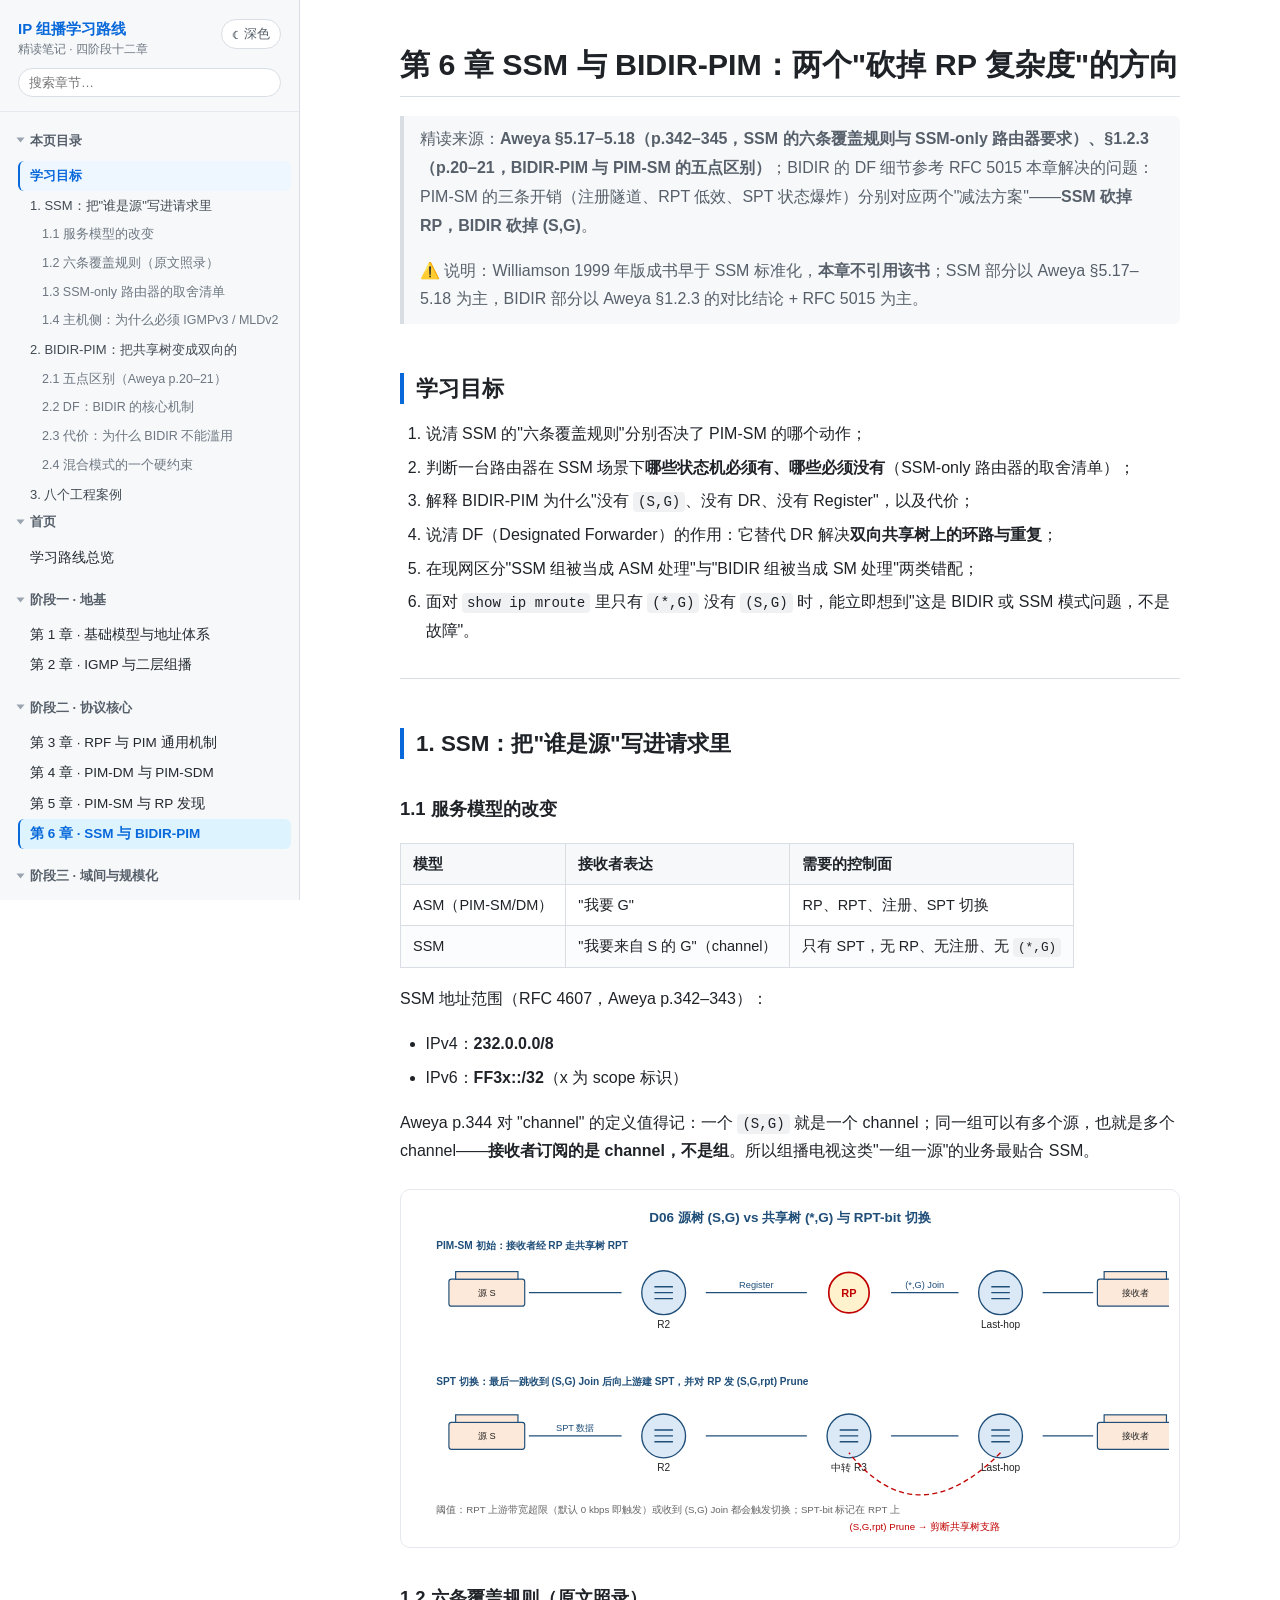
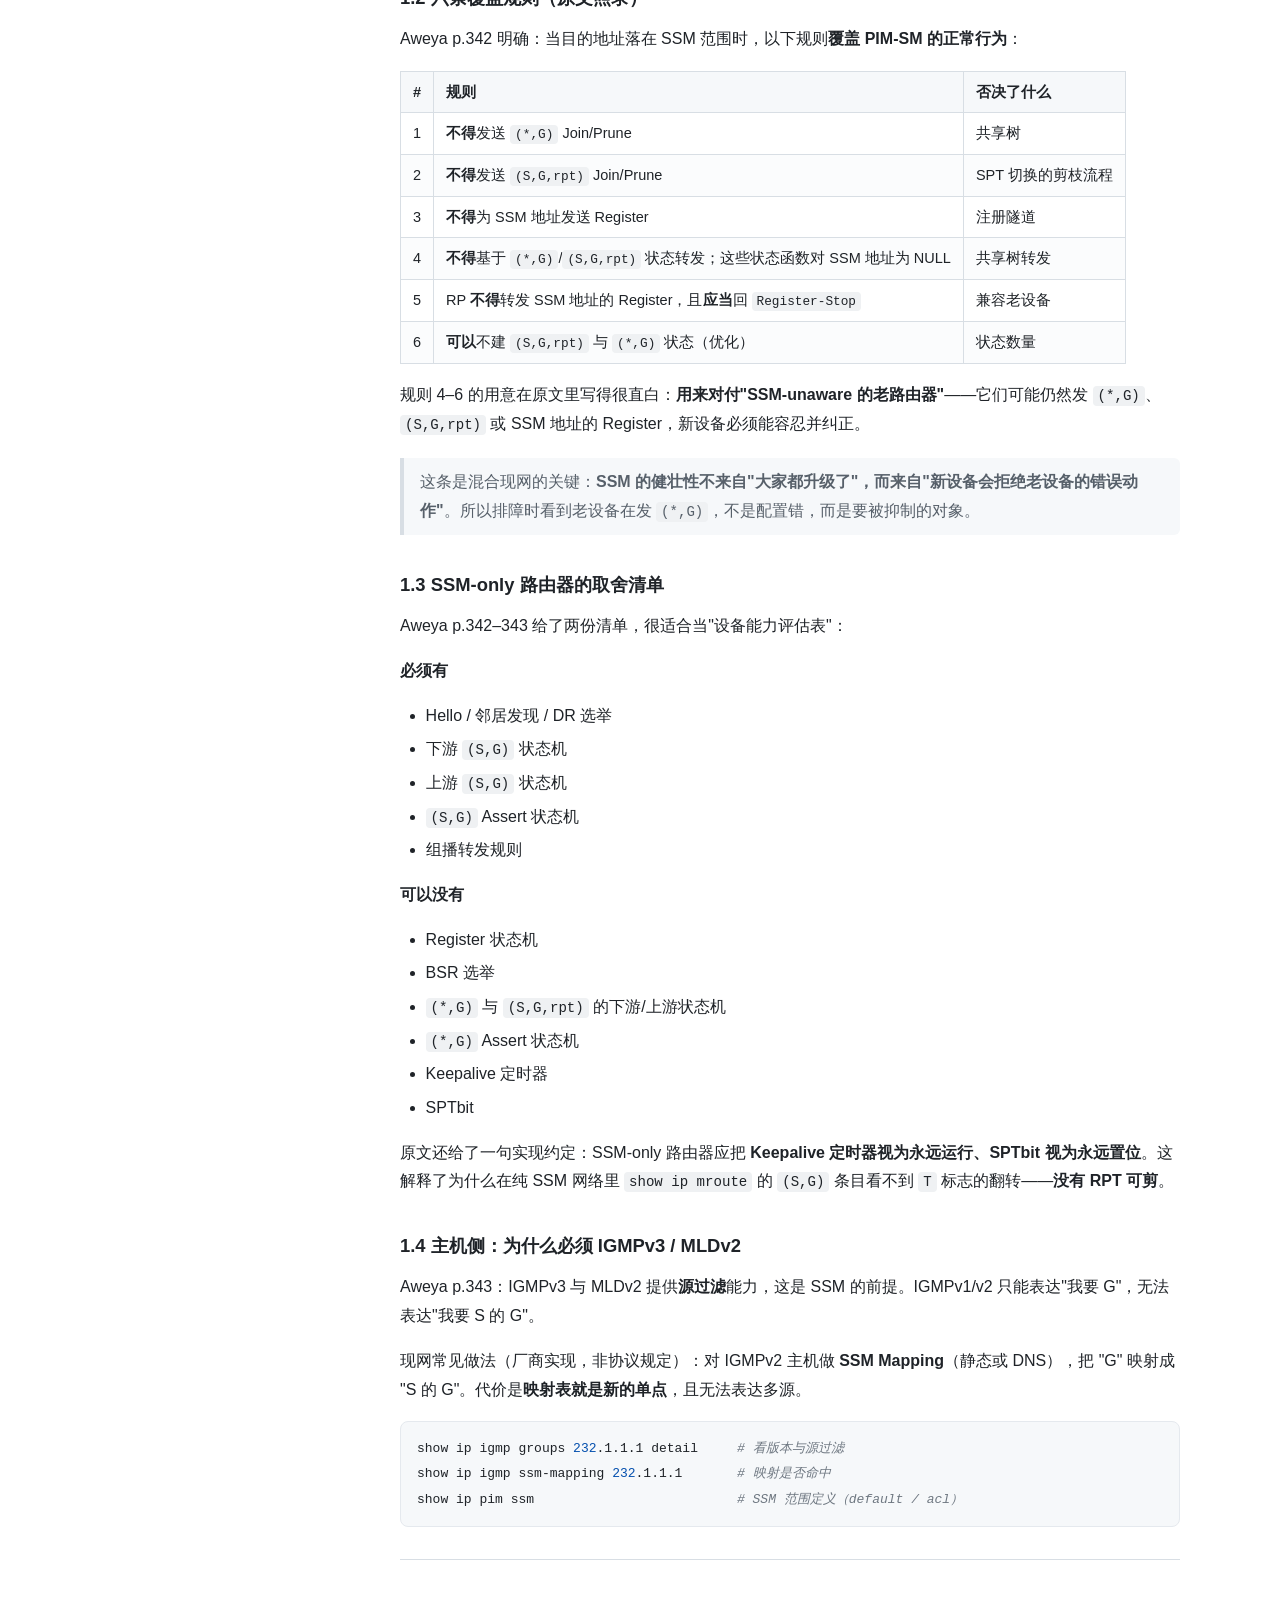
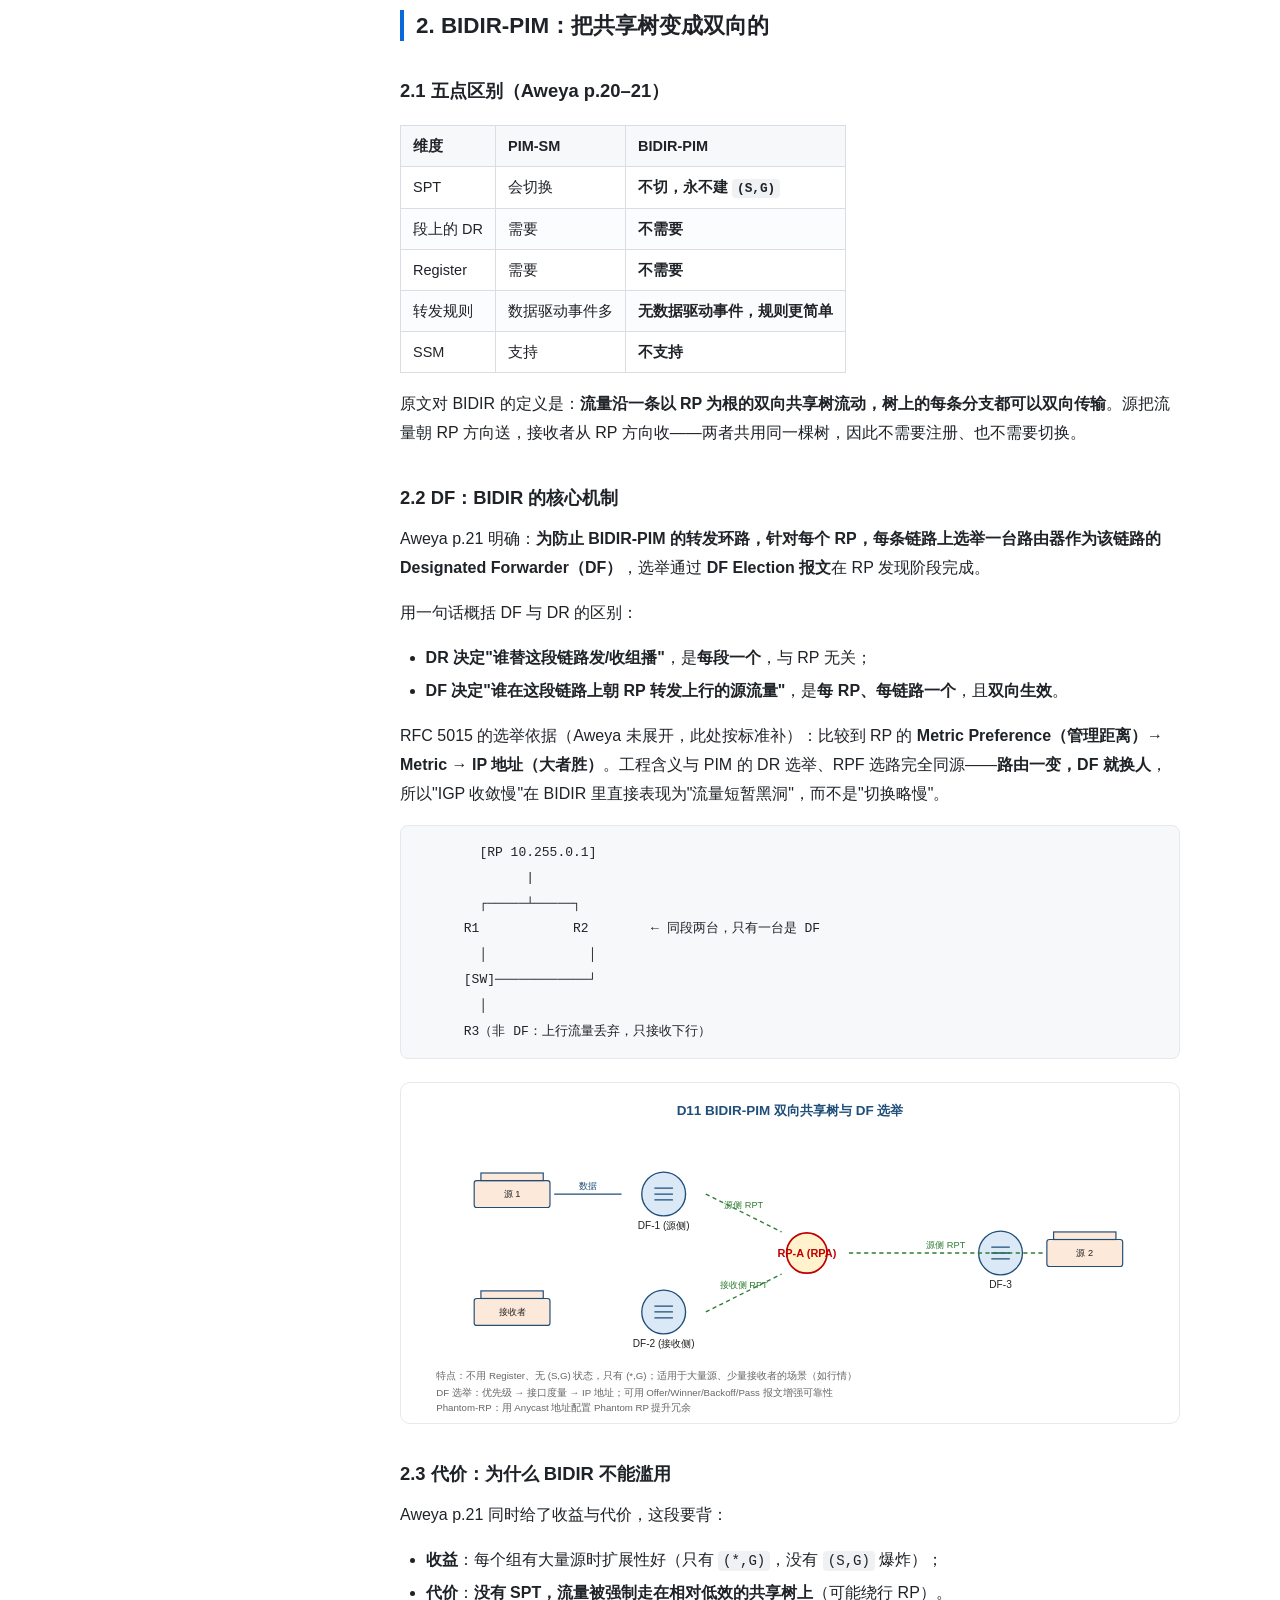
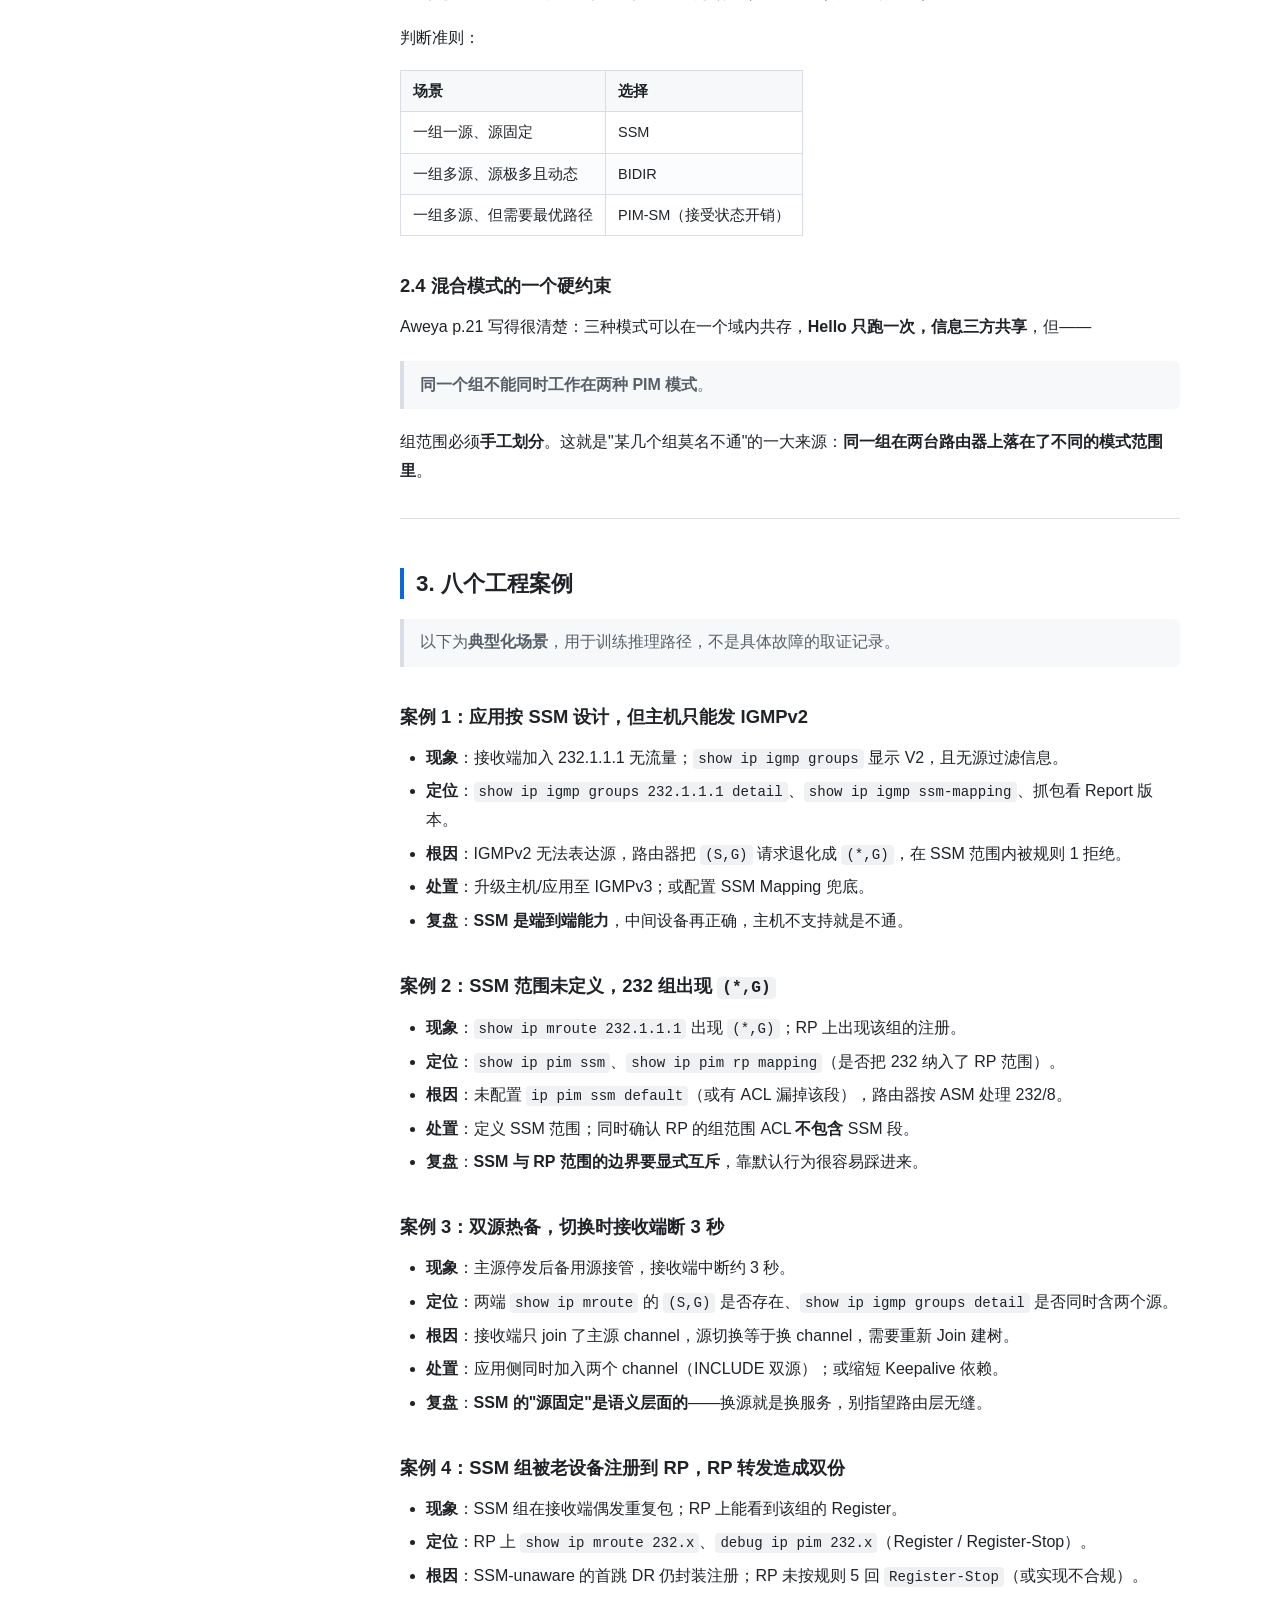
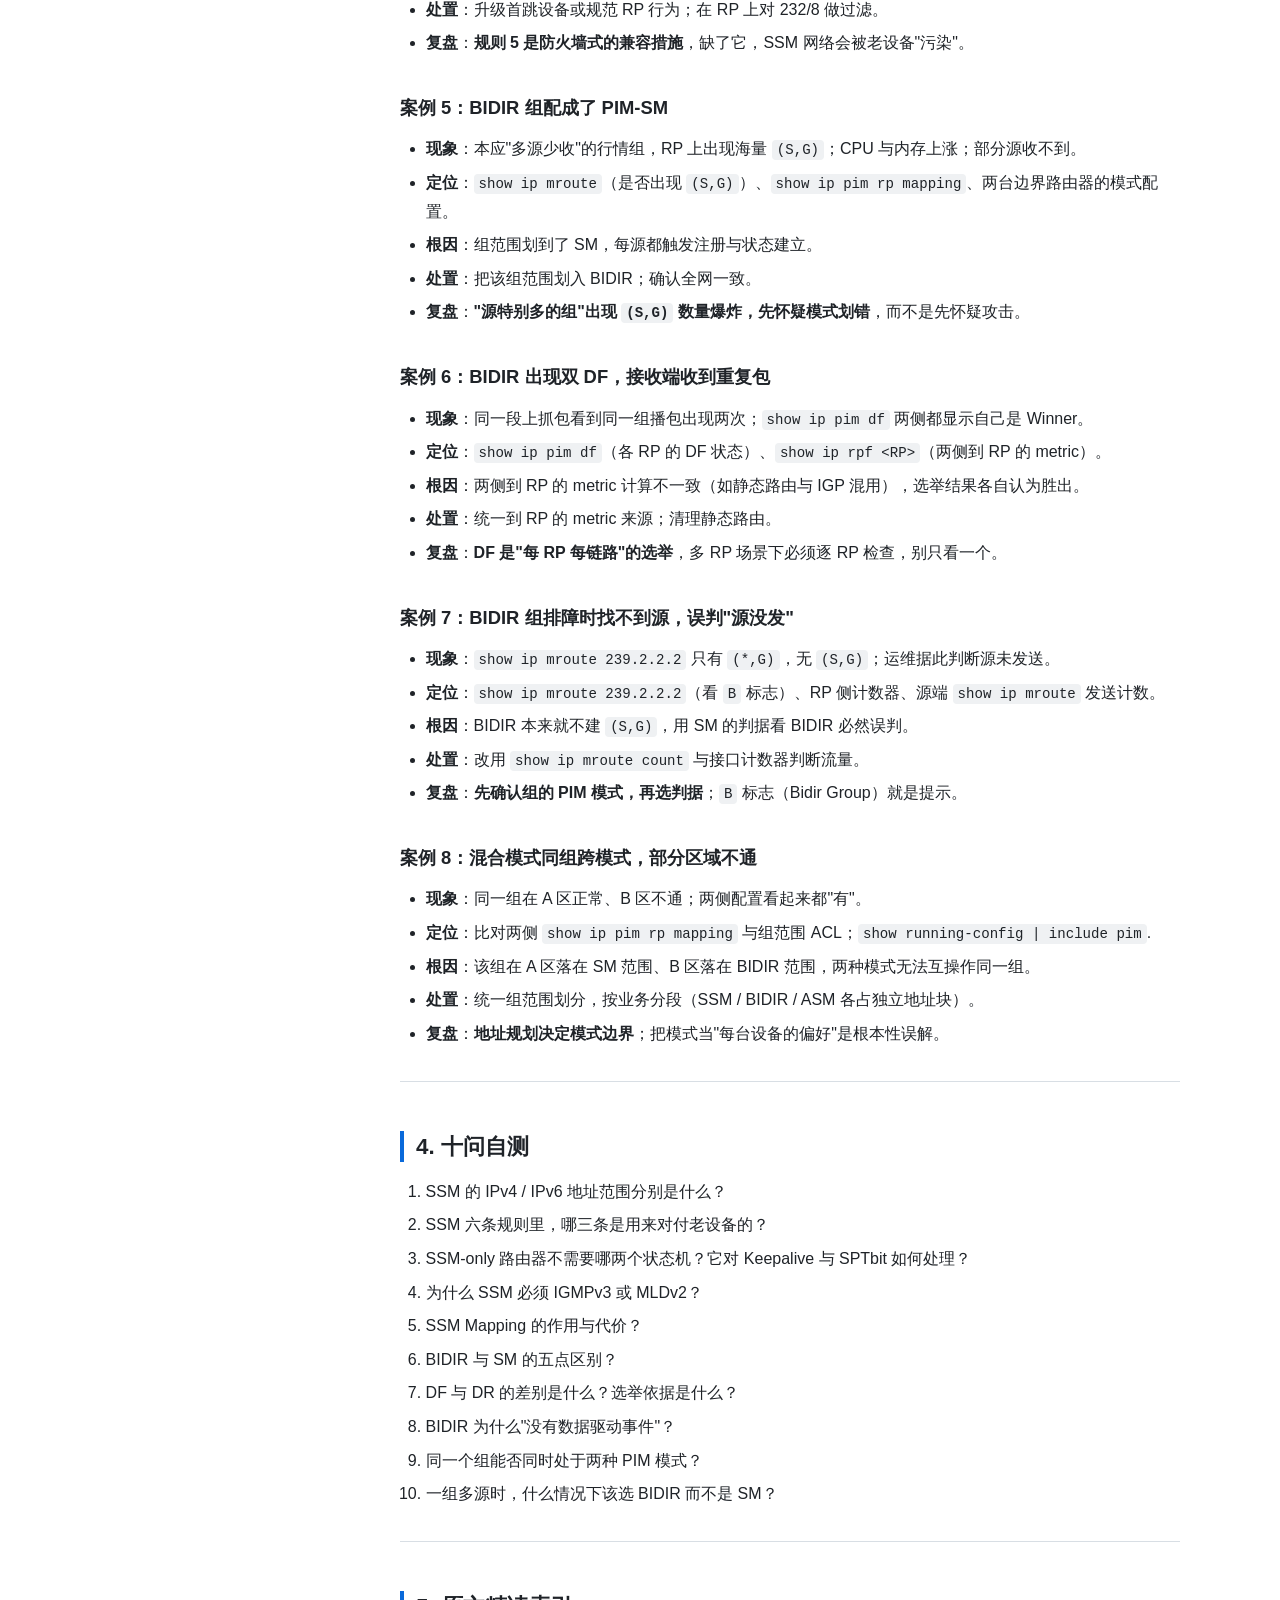
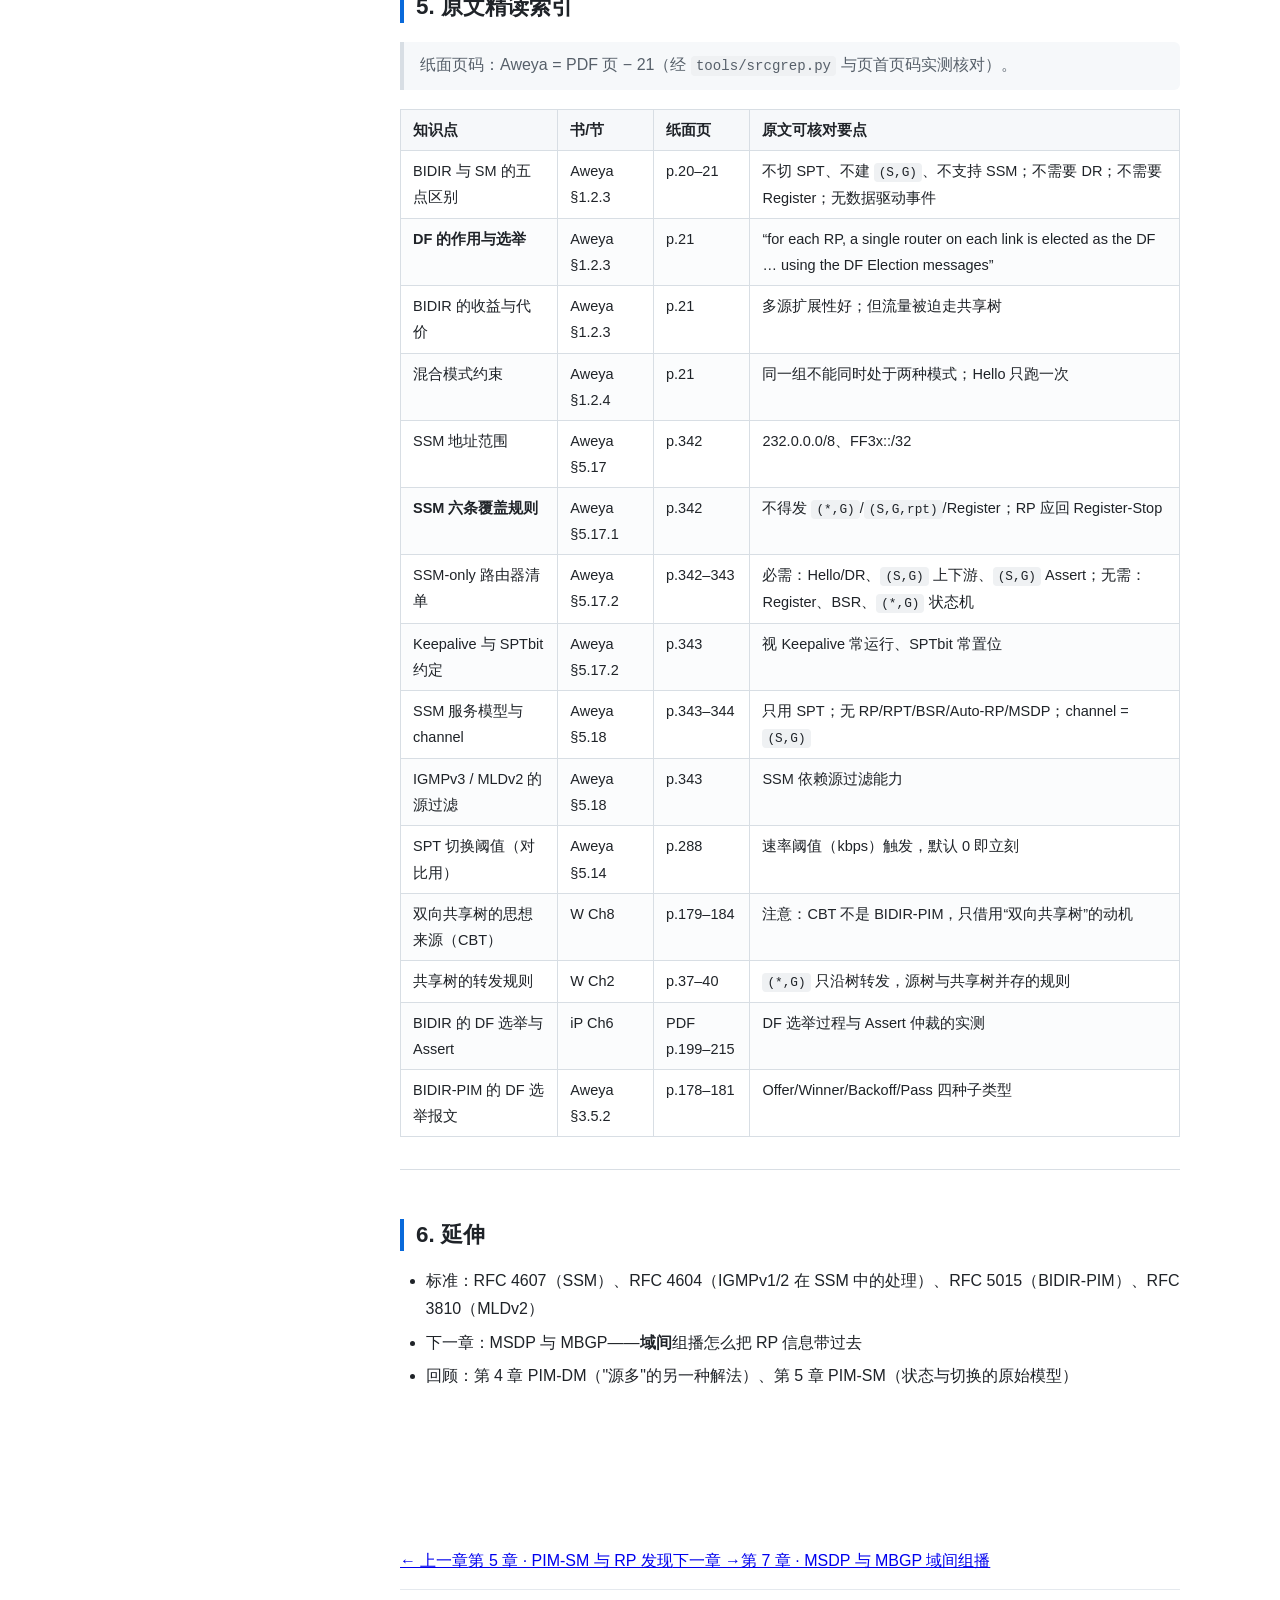
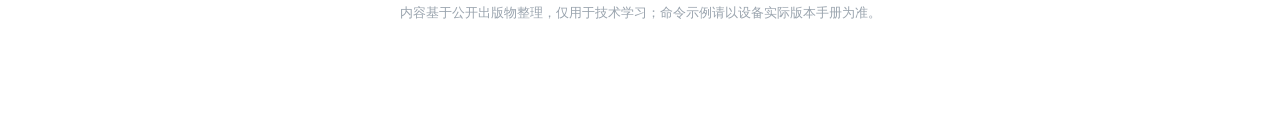
<file: chapters/ch06-ssm-bidir.html>
<!DOCTYPE html>
<html lang="zh-CN">
<head>
<meta charset="utf-8">
<meta name="viewport" content="width=device-width, initial-scale=1">
<title>第 6 章 · SSM 与 BIDIR-PIM · IP 组播学习路线</title>
<meta name="description" content="IP 组播学习路线：四阶段十二章精读笔记，96 个生产案例，16 张 SVG 拓扑图。">
<link rel="icon" href="data:image/svg+xml,<svg xmlns='http://www.w3.org/2000/svg' viewBox='0 0 32 32'><rect width='32' height='32' rx='6' fill='%230969da'/><circle cx='16' cy='16' r='4' fill='white'/><circle cx='16' cy='6' r='2.6' fill='white'/><circle cx='25' cy='21' r='2.6' fill='white'/><circle cx='7' cy='21' r='2.6' fill='white'/><path d='M16 10.6V8.6M18.9 17.6l3.4 2M13.1 17.6l-3.4 2' stroke='white' stroke-width='1.6'/></svg>">
<link rel="stylesheet" href="../assets/css/site.css">
<script>
/* 尽早写入主题，避免刷新时闪白 */
(function () {
  var saved = null;
  try { saved = localStorage.getItem('mc-theme'); } catch (e) {}
  var dark = window.matchMedia && window.matchMedia('(prefers-color-scheme: dark)').matches;
  document.documentElement.setAttribute('data-theme', saved || (dark ? 'dark' : 'light'));
})();
</script>
</head>
<body>
<div class="progress" id="progress"></div>
<input type="checkbox" id="nav-toggle" hidden>
<label for="nav-toggle" class="nav-toggle-btn">☰ 目录</label>

<button type="button" class="theme-toggle floating" data-theme-toggle aria-label="切换深色/浅色主题" title="切换深色/浅色主题">
  <span class="theme-icon" aria-hidden="true">◐</span><span class="theme-text">深色</span>
</button>

<aside class="sidebar">
  <div class="brand">
    <div class="brand-row">
      <a href="../index.html">IP 组播学习路线<span>精读笔记 · 四阶段十二章</span></a>
      <button type="button" class="theme-toggle" data-theme-toggle aria-label="切换深色/浅色主题" title="切换深色/浅色主题">
        <span class="theme-icon" aria-hidden="true">◐</span><span class="theme-text">深色</span>
      </button>
    </div>
    <div class="search-wrap">
      <input type="search" id="nav-search" placeholder="搜索章节…" autocomplete="off" aria-label="搜索章节">
    </div>
  </div>

  <nav class="nav">
    <details class="group" id="page-toc-group" open>
      <summary>本页目录</summary>
      <ul class="toc" id="toc-list"></ul>
    </details>

    <details class="group" id="home-group" open>
      <summary>首页</summary>
      <ul><li><a href="../index.html" data-path="index.html">学习路线总览</a></li></ul>
    </details>
    <details class="group part" data-part="阶段一" open>
      <summary>阶段一 · 地基</summary>
      <ul>
        <li><a href="../chapters/ch01-basics.html" data-path="chapters/ch01-basics.html">第 1 章 · 基础模型与地址体系</a></li>
        <li><a href="../chapters/ch02-igmp-l2.html" data-path="chapters/ch02-igmp-l2.html">第 2 章 · IGMP 与二层组播</a></li>
      </ul>
    </details>
    <details class="group part" data-part="阶段二" open>
      <summary>阶段二 · 协议核心</summary>
      <ul>
        <li><a href="../chapters/ch03-rpf-pim-basics.html" data-path="chapters/ch03-rpf-pim-basics.html">第 3 章 · RPF 与 PIM 通用机制</a></li>
        <li><a href="../chapters/ch04-pim-dm.html" data-path="chapters/ch04-pim-dm.html">第 4 章 · PIM-DM 与 PIM-SDM</a></li>
        <li><a href="../chapters/ch05-pim-sm-rp.html" data-path="chapters/ch05-pim-sm-rp.html">第 5 章 · PIM-SM 与 RP 发现</a></li>
        <li><a href="../chapters/ch06-ssm-bidir.html" data-path="chapters/ch06-ssm-bidir.html" active>第 6 章 · SSM 与 BIDIR-PIM</a></li>
      </ul>
    </details>
    <details class="group part" data-part="阶段三" open>
      <summary>阶段三 · 域间与规模化</summary>
      <ul>
        <li><a href="../chapters/ch07-msdp-mbgp.html" data-path="chapters/ch07-msdp-mbgp.html">第 7 章 · MSDP 与 MBGP 域间组播</a></li>
        <li><a href="../chapters/ch08-mvpn-scale.html" data-path="chapters/ch08-mvpn-scale.html">第 8 章 · MVPN / mLDP / BIER</a></li>
      </ul>
    </details>
    <details class="group part" data-part="阶段四" open>
      <summary>阶段四 · 场景实战</summary>
      <ul>
        <li><a href="../chapters/ch09-datacenter-cloud.html" data-path="chapters/ch09-datacenter-cloud.html">第 9 章 · 数据中心与云中的组播</a></li>
        <li><a href="../chapters/ch10-ipv6-multicast.html" data-path="chapters/ch10-ipv6-multicast.html">第 10 章 · IPv6 组播</a></li>
        <li><a href="../chapters/ch11-security.html" data-path="chapters/ch11-security.html">第 11 章 · 组播安全与过滤</a></li>
        <li><a href="../chapters/ch12-troubleshooting.html" data-path="chapters/ch12-troubleshooting.html">第 12 章 · 排障方法论</a></li>
      </ul>
    </details>
  </nav>
</aside>

<label for="nav-toggle" class="backdrop"></label>

<main class="main">
  <article class="content">
<h1 id="6-ssm-bidir-pim-rp">第 6 章 SSM 与 BIDIR-PIM：两个"砍掉 RP 复杂度"的方向</h1>
<blockquote>
<p>精读来源：<strong>Aweya §5.17–5.18（p.342–345，SSM 的六条覆盖规则与 SSM-only 路由器要求）、§1.2.3（p.20–21，BIDIR-PIM 与 PIM-SM 的五点区别）</strong>；BIDIR 的 DF 细节参考 RFC 5015
本章解决的问题：PIM-SM 的三条开销（注册隧道、RPT 低效、SPT 状态爆炸）分别对应两个"减法方案"——<strong>SSM 砍掉 RP，BIDIR 砍掉 (S,G)</strong>。</p>
<p>⚠️ 说明：Williamson 1999 年版成书早于 SSM 标准化，<strong>本章不引用该书</strong>；SSM 部分以 Aweya §5.17–5.18 为主，BIDIR 部分以 Aweya §1.2.3 的对比结论 + RFC 5015 为主。</p>
</blockquote>
<h2 id="_1">学习目标</h2>
<ol>
<li>说清 SSM 的"六条覆盖规则"分别否决了 PIM-SM 的哪个动作；</li>
<li>判断一台路由器在 SSM 场景下<strong>哪些状态机必须有、哪些必须没有</strong>（SSM-only 路由器的取舍清单）；</li>
<li>解释 BIDIR-PIM 为什么"没有 <code>(S,G)</code>、没有 DR、没有 Register"，以及代价；</li>
<li>说清 DF（Designated Forwarder）的作用：它替代 DR 解决<strong>双向共享树上的环路与重复</strong>；</li>
<li>在现网区分"SSM 组被当成 ASM 处理"与"BIDIR 组被当成 SM 处理"两类错配；</li>
<li>面对 <code>show ip mroute</code> 里只有 <code>(*,G)</code> 没有 <code>(S,G)</code> 时，能立即想到"这是 BIDIR 或 SSM 模式问题，不是故障"。</li>
</ol>
<hr />
<h2 id="1-ssm">1. SSM：把"谁是源"写进请求里</h2>
<h3 id="11">1.1 服务模型的改变</h3>
<table>
<thead>
<tr>
<th>模型</th>
<th>接收者表达</th>
<th>需要的控制面</th>
</tr>
</thead>
<tbody>
<tr>
<td>ASM（PIM-SM/DM）</td>
<td>"我要 G"</td>
<td>RP、RPT、注册、SPT 切换</td>
</tr>
<tr>
<td>SSM</td>
<td>"我要来自 S 的 G"（channel）</td>
<td>只有 SPT，无 RP、无注册、无 <code>(*,G)</code></td>
</tr>
</tbody>
</table>
<p>SSM 地址范围（RFC 4607，Aweya p.342–343）：</p>
<ul>
<li>IPv4：<strong>232.0.0.0/8</strong></li>
<li>IPv6：<strong>FF3x::/32</strong>（x 为 scope 标识）</li>
</ul>
<p>Aweya p.344 对 "channel" 的定义值得记：一个 <code>(S,G)</code> 就是一个 channel；同一组可以有多个源，也就是多个 channel——<strong>接收者订阅的是 channel，不是组</strong>。所以组播电视这类"一组一源"的业务最贴合 SSM。</p>
<p><img alt="分发树类型：SSM 只用 SPT" src="../diagrams/d06-trees.svg" /></p>
<h3 id="12">1.2 六条覆盖规则（原文照录）</h3>
<p>Aweya p.342 明确：当目的地址落在 SSM 范围时，以下规则<strong>覆盖 PIM-SM 的正常行为</strong>：</p>
<table>
<thead>
<tr>
<th>#</th>
<th>规则</th>
<th>否决了什么</th>
</tr>
</thead>
<tbody>
<tr>
<td>1</td>
<td><strong>不得</strong>发送 <code>(*,G)</code> Join/Prune</td>
<td>共享树</td>
</tr>
<tr>
<td>2</td>
<td><strong>不得</strong>发送 <code>(S,G,rpt)</code> Join/Prune</td>
<td>SPT 切换的剪枝流程</td>
</tr>
<tr>
<td>3</td>
<td><strong>不得</strong>为 SSM 地址发送 Register</td>
<td>注册隧道</td>
</tr>
<tr>
<td>4</td>
<td><strong>不得</strong>基于 <code>(*,G)</code>/<code>(S,G,rpt)</code> 状态转发；这些状态函数对 SSM 地址为 NULL</td>
<td>共享树转发</td>
</tr>
<tr>
<td>5</td>
<td>RP <strong>不得</strong>转发 SSM 地址的 Register，且<strong>应当</strong>回 <code>Register-Stop</code></td>
<td>兼容老设备</td>
</tr>
<tr>
<td>6</td>
<td><strong>可以</strong>不建 <code>(S,G,rpt)</code> 与 <code>(*,G)</code> 状态（优化）</td>
<td>状态数量</td>
</tr>
</tbody>
</table>
<p>规则 4–6 的用意在原文里写得很直白：<strong>用来对付"SSM-unaware 的老路由器"</strong>——它们可能仍然发 <code>(*,G)</code>、<code>(S,G,rpt)</code> 或 SSM 地址的 Register，新设备必须能容忍并纠正。</p>
<blockquote>
<p>这条是混合现网的关键：<strong>SSM 的健壮性不来自"大家都升级了"，而来自"新设备会拒绝老设备的错误动作"</strong>。所以排障时看到老设备在发 <code>(*,G)</code>，不是配置错，而是要被抑制的对象。</p>
</blockquote>
<h3 id="13-ssm-only">1.3 SSM-only 路由器的取舍清单</h3>
<p>Aweya p.342–343 给了两份清单，很适合当"设备能力评估表"：</p>
<p><strong>必须有</strong></p>
<ul>
<li>Hello / 邻居发现 / DR 选举</li>
<li>下游 <code>(S,G)</code> 状态机</li>
<li>上游 <code>(S,G)</code> 状态机</li>
<li><code>(S,G)</code> Assert 状态机</li>
<li>组播转发规则</li>
</ul>
<p><strong>可以没有</strong></p>
<ul>
<li>Register 状态机</li>
<li>BSR 选举</li>
<li><code>(*,G)</code> 与 <code>(S,G,rpt)</code> 的下游/上游状态机</li>
<li><code>(*,G)</code> Assert 状态机</li>
<li>Keepalive 定时器</li>
<li>SPTbit</li>
</ul>
<p>原文还给了一句实现约定：SSM-only 路由器应把 <strong>Keepalive 定时器视为永远运行、SPTbit 视为永远置位</strong>。这解释了为什么在纯 SSM 网络里 <code>show ip mroute</code> 的 <code>(S,G)</code> 条目看不到 <code>T</code> 标志的翻转——<strong>没有 RPT 可剪</strong>。</p>
<h3 id="14-igmpv3-mldv2">1.4 主机侧：为什么必须 IGMPv3 / MLDv2</h3>
<p>Aweya p.343：IGMPv3 与 MLDv2 提供<strong>源过滤</strong>能力，这是 SSM 的前提。IGMPv1/v2 只能表达"我要 G"，无法表达"我要 S 的 G"。</p>
<p>现网常见做法（厂商实现，非协议规定）：对 IGMPv2 主机做 <strong>SSM Mapping</strong>（静态或 DNS），把 "G" 映射成 "S 的 G"。代价是<strong>映射表就是新的单点</strong>，且无法表达多源。</p>
<div class="codehilite"><pre><span></span><code>show<span class="w"> </span>ip<span class="w"> </span>igmp<span class="w"> </span>groups<span class="w"> </span><span class="m">232</span>.1.1.1<span class="w"> </span>detail<span class="w">     </span><span class="c1"># 看版本与源过滤</span>
show<span class="w"> </span>ip<span class="w"> </span>igmp<span class="w"> </span>ssm-mapping<span class="w"> </span><span class="m">232</span>.1.1.1<span class="w">       </span><span class="c1"># 映射是否命中</span>
show<span class="w"> </span>ip<span class="w"> </span>pim<span class="w"> </span>ssm<span class="w">                          </span><span class="c1"># SSM 范围定义（default / acl）</span>
</code></pre></div>

<hr />
<h2 id="2-bidir-pim">2. BIDIR-PIM：把共享树变成双向的</h2>
<h3 id="21-aweya-p2021">2.1 五点区别（Aweya p.20–21）</h3>
<table>
<thead>
<tr>
<th>维度</th>
<th>PIM-SM</th>
<th>BIDIR-PIM</th>
</tr>
</thead>
<tbody>
<tr>
<td>SPT</td>
<td>会切换</td>
<td><strong>不切，永不建 <code>(S,G)</code></strong></td>
</tr>
<tr>
<td>段上的 DR</td>
<td>需要</td>
<td><strong>不需要</strong></td>
</tr>
<tr>
<td>Register</td>
<td>需要</td>
<td><strong>不需要</strong></td>
</tr>
<tr>
<td>转发规则</td>
<td>数据驱动事件多</td>
<td><strong>无数据驱动事件，规则更简单</strong></td>
</tr>
<tr>
<td>SSM</td>
<td>支持</td>
<td><strong>不支持</strong></td>
</tr>
</tbody>
</table>
<p>原文对 BIDIR 的定义是：<strong>流量沿一条以 RP 为根的双向共享树流动，树上的每条分支都可以双向传输</strong>。源把流量朝 RP 方向送，接收者从 RP 方向收——两者共用同一棵树，因此不需要注册、也不需要切换。</p>
<h3 id="22-dfbidir">2.2 DF：BIDIR 的核心机制</h3>
<p>Aweya p.21 明确：<strong>为防止 BIDIR-PIM 的转发环路，针对每个 RP，每条链路上选举一台路由器作为该链路的 Designated Forwarder（DF）</strong>，选举通过 <strong>DF Election 报文</strong>在 RP 发现阶段完成。</p>
<p>用一句话概括 DF 与 DR 的区别：</p>
<ul>
<li><strong>DR 决定"谁替这段链路发/收组播"</strong>，是<strong>每段一个</strong>，与 RP 无关；</li>
<li><strong>DF 决定"谁在这段链路上朝 RP 转发上行的源流量"</strong>，是<strong>每 RP、每链路一个</strong>，且<strong>双向生效</strong>。</li>
</ul>
<p>RFC 5015 的选举依据（Aweya 未展开，此处按标准补）：比较到 RP 的 <strong>Metric Preference（管理距离）→ Metric → IP 地址（大者胜）</strong>。工程含义与 PIM 的 DR 选举、RPF 选路完全同源——<strong>路由一变，DF 就换人</strong>，所以"IGP 收敛慢"在 BIDIR 里直接表现为"流量短暂黑洞"，而不是"切换略慢"。</p>
<div class="codehilite"><pre><span></span><code>        [RP 10.255.0.1]
              |
        ┌─────┴─────┐
      R1            R2        ← 同段两台，只有一台是 DF
        │             │
      [SW]────────────┘
        │
      R3（非 DF：上行流量丢弃，只接收下行）
</code></pre></div>

<p><img alt="BIDIR-PIM 双向共享树与 DF" src="../diagrams/d11-bidir.svg" /></p>
<h3 id="23-bidir">2.3 代价：为什么 BIDIR 不能滥用</h3>
<p>Aweya p.21 同时给了收益与代价，这段要背：</p>
<ul>
<li><strong>收益</strong>：每个组有大量源时扩展性好（只有 <code>(*,G)</code>，没有 <code>(S,G)</code> 爆炸）；</li>
<li><strong>代价</strong>：<strong>没有 SPT，流量被强制走在相对低效的共享树上</strong>（可能绕行 RP）。</li>
</ul>
<p>判断准则：</p>
<table>
<thead>
<tr>
<th>场景</th>
<th>选择</th>
</tr>
</thead>
<tbody>
<tr>
<td>一组一源、源固定</td>
<td>SSM</td>
</tr>
<tr>
<td>一组多源、源极多且动态</td>
<td>BIDIR</td>
</tr>
<tr>
<td>一组多源、但需要最优路径</td>
<td>PIM-SM（接受状态开销）</td>
</tr>
</tbody>
</table>
<h3 id="24">2.4 混合模式的一个硬约束</h3>
<p>Aweya p.21 写得很清楚：三种模式可以在一个域内共存，<strong>Hello 只跑一次，信息三方共享</strong>，但——</p>
<blockquote>
<p><strong>同一个组不能同时工作在两种 PIM 模式</strong>。</p>
</blockquote>
<p>组范围必须<strong>手工划分</strong>。这就是"某几个组莫名不通"的一大来源：<strong>同一组在两台路由器上落在了不同的模式范围里</strong>。</p>
<hr />
<h2 id="3">3. 八个工程案例</h2>
<blockquote>
<p>以下为<strong>典型化场景</strong>，用于训练推理路径，不是具体故障的取证记录。</p>
</blockquote>
<h3 id="1-ssm-igmpv2">案例 1：应用按 SSM 设计，但主机只能发 IGMPv2</h3>
<ul>
<li><strong>现象</strong>：接收端加入 232.1.1.1 无流量；<code>show ip igmp groups</code> 显示 V2，且无源过滤信息。</li>
<li><strong>定位</strong>：<code>show ip igmp groups 232.1.1.1 detail</code>、<code>show ip igmp ssm-mapping</code>、抓包看 Report 版本。</li>
<li><strong>根因</strong>：IGMPv2 无法表达源，路由器把 <code>(S,G)</code> 请求退化成 <code>(*,G)</code>，在 SSM 范围内被规则 1 拒绝。</li>
<li><strong>处置</strong>：升级主机/应用至 IGMPv3；或配置 SSM Mapping 兜底。</li>
<li><strong>复盘</strong>：<strong>SSM 是端到端能力</strong>，中间设备再正确，主机不支持就是不通。</li>
</ul>
<h3 id="2ssm-232-g">案例 2：SSM 范围未定义，232 组出现 <code>(*,G)</code></h3>
<ul>
<li><strong>现象</strong>：<code>show ip mroute 232.1.1.1</code> 出现 <code>(*,G)</code>；RP 上出现该组的注册。</li>
<li><strong>定位</strong>：<code>show ip pim ssm</code>、<code>show ip pim rp mapping</code>（是否把 232 纳入了 RP 范围）。</li>
<li><strong>根因</strong>：未配置 <code>ip pim ssm default</code>（或有 ACL 漏掉该段），路由器按 ASM 处理 232/8。</li>
<li><strong>处置</strong>：定义 SSM 范围；同时确认 RP 的组范围 ACL <strong>不包含</strong> SSM 段。</li>
<li><strong>复盘</strong>：<strong>SSM 与 RP 范围的边界要显式互斥</strong>，靠默认行为很容易踩进来。</li>
</ul>
<h3 id="3-3">案例 3：双源热备，切换时接收端断 3 秒</h3>
<ul>
<li><strong>现象</strong>：主源停发后备用源接管，接收端中断约 3 秒。</li>
<li><strong>定位</strong>：两端 <code>show ip mroute</code> 的 <code>(S,G)</code> 是否存在、<code>show ip igmp groups detail</code> 是否同时含两个源。</li>
<li><strong>根因</strong>：接收端只 join 了主源 channel，源切换等于换 channel，需要重新 Join 建树。</li>
<li><strong>处置</strong>：应用侧同时加入两个 channel（INCLUDE 双源）；或缩短 Keepalive 依赖。</li>
<li><strong>复盘</strong>：<strong>SSM 的"源固定"是语义层面的</strong>——换源就是换服务，别指望路由层无缝。</li>
</ul>
<h3 id="4ssm-rprp">案例 4：SSM 组被老设备注册到 RP，RP 转发造成双份</h3>
<ul>
<li><strong>现象</strong>：SSM 组在接收端偶发重复包；RP 上能看到该组的 Register。</li>
<li><strong>定位</strong>：RP 上 <code>show ip mroute 232.x</code>、<code>debug ip pim 232.x</code>（Register / Register-Stop）。</li>
<li><strong>根因</strong>：SSM-unaware 的首跳 DR 仍封装注册；RP 未按规则 5 回 <code>Register-Stop</code>（或实现不合规）。</li>
<li><strong>处置</strong>：升级首跳设备或规范 RP 行为；在 RP 上对 232/8 做过滤。</li>
<li><strong>复盘</strong>：<strong>规则 5 是防火墙式的兼容措施</strong>，缺了它，SSM 网络会被老设备"污染"。</li>
</ul>
<h3 id="5bidir-pim-sm">案例 5：BIDIR 组配成了 PIM-SM</h3>
<ul>
<li><strong>现象</strong>：本应"多源少收"的行情组，RP 上出现海量 <code>(S,G)</code>；CPU 与内存上涨；部分源收不到。</li>
<li><strong>定位</strong>：<code>show ip mroute</code>（是否出现 <code>(S,G)</code>）、<code>show ip pim rp mapping</code>、两台边界路由器的模式配置。</li>
<li><strong>根因</strong>：组范围划到了 SM，每源都触发注册与状态建立。</li>
<li><strong>处置</strong>：把该组范围划入 BIDIR；确认全网一致。</li>
<li><strong>复盘</strong>：<strong>"源特别多的组"出现 <code>(S,G)</code> 数量爆炸，先怀疑模式划错</strong>，而不是先怀疑攻击。</li>
</ul>
<h3 id="6bidir-df">案例 6：BIDIR 出现双 DF，接收端收到重复包</h3>
<ul>
<li><strong>现象</strong>：同一段上抓包看到同一组播包出现两次；<code>show ip pim df</code> 两侧都显示自己是 Winner。</li>
<li><strong>定位</strong>：<code>show ip pim df</code>（各 RP 的 DF 状态）、<code>show ip rpf &lt;RP&gt;</code>（两侧到 RP 的 metric）。</li>
<li><strong>根因</strong>：两侧到 RP 的 metric 计算不一致（如静态路由与 IGP 混用），选举结果各自认为胜出。</li>
<li><strong>处置</strong>：统一到 RP 的 metric 来源；清理静态路由。</li>
<li><strong>复盘</strong>：<strong>DF 是"每 RP 每链路"的选举</strong>，多 RP 场景下必须逐 RP 检查，别只看一个。</li>
</ul>
<h3 id="7bidir">案例 7：BIDIR 组排障时找不到源，误判"源没发"</h3>
<ul>
<li><strong>现象</strong>：<code>show ip mroute 239.2.2.2</code> 只有 <code>(*,G)</code>，无 <code>(S,G)</code>；运维据此判断源未发送。</li>
<li><strong>定位</strong>：<code>show ip mroute 239.2.2.2</code>（看 <code>B</code> 标志）、RP 侧计数器、源端 <code>show ip mroute</code> 发送计数。</li>
<li><strong>根因</strong>：BIDIR 本来就不建 <code>(S,G)</code>，用 SM 的判据看 BIDIR 必然误判。</li>
<li><strong>处置</strong>：改用 <code>show ip mroute count</code> 与接口计数器判断流量。</li>
<li><strong>复盘</strong>：<strong>先确认组的 PIM 模式，再选判据</strong>；<code>B</code> 标志（Bidir Group）就是提示。</li>
</ul>
<h3 id="8">案例 8：混合模式同组跨模式，部分区域不通</h3>
<ul>
<li><strong>现象</strong>：同一组在 A 区正常、B 区不通；两侧配置看起来都"有"。</li>
<li><strong>定位</strong>：比对两侧 <code>show ip pim rp mapping</code> 与组范围 ACL；<code>show running-config | include pim</code>.</li>
<li><strong>根因</strong>：该组在 A 区落在 SM 范围、B 区落在 BIDIR 范围，两种模式无法互操作同一组。</li>
<li><strong>处置</strong>：统一组范围划分，按业务分段（SSM / BIDIR / ASM 各占独立地址块）。</li>
<li><strong>复盘</strong>：<strong>地址规划决定模式边界</strong>；把模式当"每台设备的偏好"是根本性误解。</li>
</ul>
<hr />
<h2 id="4">4. 十问自测</h2>
<ol>
<li>SSM 的 IPv4 / IPv6 地址范围分别是什么？</li>
<li>SSM 六条规则里，哪三条是用来对付老设备的？</li>
<li>SSM-only 路由器不需要哪两个状态机？它对 Keepalive 与 SPTbit 如何处理？</li>
<li>为什么 SSM 必须 IGMPv3 或 MLDv2？</li>
<li>SSM Mapping 的作用与代价？</li>
<li>BIDIR 与 SM 的五点区别？</li>
<li>DF 与 DR 的差别是什么？选举依据是什么？</li>
<li>BIDIR 为什么"没有数据驱动事件"？</li>
<li>同一个组能否同时处于两种 PIM 模式？</li>
<li>一组多源时，什么情况下该选 BIDIR 而不是 SM？</li>
</ol>
<hr />
<h2 id="5">5. 原文精读索引</h2>
<blockquote>
<p>纸面页码：Aweya = PDF 页 − 21（经 <code>tools/srcgrep.py</code> 与页首页码实测核对）。</p>
</blockquote>
<table>
<thead>
<tr>
<th>知识点</th>
<th>书/节</th>
<th>纸面页</th>
<th>原文可核对要点</th>
</tr>
</thead>
<tbody>
<tr>
<td>BIDIR 与 SM 的五点区别</td>
<td>Aweya §1.2.3</td>
<td>p.20–21</td>
<td>不切 SPT、不建 <code>(S,G)</code>、不支持 SSM；不需要 DR；不需要 Register；无数据驱动事件</td>
</tr>
<tr>
<td><strong>DF 的作用与选举</strong></td>
<td>Aweya §1.2.3</td>
<td>p.21</td>
<td>“for each RP, a single router on each link is elected as the DF … using the DF Election messages”</td>
</tr>
<tr>
<td>BIDIR 的收益与代价</td>
<td>Aweya §1.2.3</td>
<td>p.21</td>
<td>多源扩展性好；但流量被迫走共享树</td>
</tr>
<tr>
<td>混合模式约束</td>
<td>Aweya §1.2.4</td>
<td>p.21</td>
<td>同一组不能同时处于两种模式；Hello 只跑一次</td>
</tr>
<tr>
<td>SSM 地址范围</td>
<td>Aweya §5.17</td>
<td>p.342</td>
<td>232.0.0.0/8、FF3x::/32</td>
</tr>
<tr>
<td><strong>SSM 六条覆盖规则</strong></td>
<td>Aweya §5.17.1</td>
<td>p.342</td>
<td>不得发 <code>(*,G)</code>/<code>(S,G,rpt)</code>/Register；RP 应回 Register-Stop</td>
</tr>
<tr>
<td>SSM-only 路由器清单</td>
<td>Aweya §5.17.2</td>
<td>p.342–343</td>
<td>必需：Hello/DR、<code>(S,G)</code> 上下游、<code>(S,G)</code> Assert；无需：Register、BSR、<code>(*,G)</code> 状态机</td>
</tr>
<tr>
<td>Keepalive 与 SPTbit 约定</td>
<td>Aweya §5.17.2</td>
<td>p.343</td>
<td>视 Keepalive 常运行、SPTbit 常置位</td>
</tr>
<tr>
<td>SSM 服务模型与 channel</td>
<td>Aweya §5.18</td>
<td>p.343–344</td>
<td>只用 SPT；无 RP/RPT/BSR/Auto-RP/MSDP；channel = <code>(S,G)</code></td>
</tr>
<tr>
<td>IGMPv3 / MLDv2 的源过滤</td>
<td>Aweya §5.18</td>
<td>p.343</td>
<td>SSM 依赖源过滤能力</td>
</tr>
<tr>
<td>SPT 切换阈值（对比用）</td>
<td>Aweya §5.14</td>
<td>p.288</td>
<td>速率阈值（kbps）触发，默认 0 即立刻</td>
</tr>
<tr>
<td>双向共享树的思想来源（CBT）</td>
<td>W Ch8</td>
<td>p.179–184</td>
<td>注意：CBT 不是 BIDIR-PIM，只借用“双向共享树”的动机</td>
</tr>
<tr>
<td>共享树的转发规则</td>
<td>W Ch2</td>
<td>p.37–40</td>
<td><code>(*,G)</code> 只沿树转发，源树与共享树并存的规则</td>
</tr>
<tr>
<td>BIDIR 的 DF 选举与 Assert</td>
<td>iP Ch6</td>
<td>PDF p.199–215</td>
<td>DF 选举过程与 Assert 仲裁的实测</td>
</tr>
<tr>
<td>BIDIR-PIM 的 DF 选举报文</td>
<td>Aweya §3.5.2</td>
<td>p.178–181</td>
<td>Offer/Winner/Backoff/Pass 四种子类型</td>
</tr>
</tbody>
</table>
<hr />
<h2 id="6">6. 延伸</h2>
<ul>
<li>标准：RFC 4607（SSM）、RFC 4604（IGMPv1/2 在 SSM 中的处理）、RFC 5015（BIDIR-PIM）、RFC 3810（MLDv2）</li>
<li>下一章：MSDP 与 MBGP——<strong>域间</strong>组播怎么把 RP 信息带过去</li>
<li>回顾：第 4 章 PIM-DM（"源多"的另一种解法）、第 5 章 PIM-SM（状态与切换的原始模型）</li>
</ul>
  </article>
  <footer class="page-foot">
<a class="prev" href="ch05-pim-sm-rp.html"><span class="dir">← 上一章</span><span class="ttl">第 5 章 · PIM-SM 与 RP 发现</span></a><a class="next" href="ch07-msdp-mbgp.html"><span class="dir">下一章 →</span><span class="ttl">第 7 章 · MSDP 与 MBGP 域间组播</span></a>
    <p class="foot-note">内容基于公开出版物整理，仅用于技术学习；命令示例请以设备实际版本手册为准。</p>
  </footer>
</main>

<button type="button" class="to-top" id="to-top" aria-label="回到顶部" title="回到顶部">↑</button>

<script>
(function () {
  var content = document.querySelector('.content');
  var here = location.pathname;

  /* ---------- 当前章节高亮 + 展开所属分组 ---------- */
  var active = null;
  document.querySelectorAll('.nav a[data-path]').forEach(function (a) {
    if (here.indexOf('/' + a.dataset.path) !== -1 || here.indexOf(a.dataset.path) !== -1) {
      a.classList.add('active');
      active = a;
    }
  });
  if (active) {
    var g = active.closest('details');
    if (g) g.open = true;
  }

  /* ---------- 生成本页目录（取 h2 / h3） ---------- */
  var heads = content ? content.querySelectorAll('h2, h3') : [];
  var tocList = document.getElementById('toc-list');
  heads.forEach(function (h, i) {
    h.id = 'sec-' + (i + 1);
    var li = document.createElement('li');
    li.className = h.tagName === 'H3' ? 'lvl3' : 'lvl2';
    var a = document.createElement('a');
    a.href = '#' + h.id;
    a.textContent = h.textContent.trim();
    li.appendChild(a);
    tocList.appendChild(li);
  });
  if (!heads.length) {
    var g = document.getElementById('page-toc-group');
    if (g) g.remove();
  }

  /* ---------- 目录滚动高亮 ---------- */
  if (heads.length) {
    var links = tocList.querySelectorAll('a');
    var onScroll = function () {
      var idx = 0;
      heads.forEach(function (h, i) {
        if (h.getBoundingClientRect().top <= 100) idx = i;
      });
      links.forEach(function (a, i) { a.classList.toggle('active', i === idx); });
    };
    window.addEventListener('scroll', onScroll, { passive: true });
    onScroll();
  }

  /* ---------- 阅读进度条 ---------- */
  var bar = document.getElementById('progress');
  function paintProgress() {
    if (!bar) return;
    var h = document.documentElement.scrollHeight - window.innerHeight;
    var p = h > 0 ? (window.scrollY / h) * 100 : 0;
    bar.style.width = Math.min(100, Math.max(0, p)) + '%';
  }
  window.addEventListener('scroll', paintProgress, { passive: true });
  paintProgress();

  /* ---------- 回到顶部 ---------- */
  var top = document.getElementById('to-top');
  if (top) {
    top.addEventListener('click', function () { window.scrollTo({ top: 0, behavior: 'smooth' }); });
    window.addEventListener('scroll', function () {
      top.style.opacity = window.scrollY > 400 ? '1' : '0';
    }, { passive: true });
  }

  /* ---------- 侧栏搜索过滤 ---------- */
  var search = document.getElementById('nav-search');
  if (search) {
    search.addEventListener('input', function () {
      var q = search.value.trim().toLowerCase();
      document.querySelectorAll('.nav .group.part').forEach(function (grp) {
        var hit = 0;
        grp.querySelectorAll('li').forEach(function (li) {
          var t = (li.textContent || '').toLowerCase();
          var ok = !q || t.indexOf(q) !== -1;
          li.style.display = ok ? '' : 'none';
          if (ok) hit++;
        });
        grp.style.display = hit ? '' : 'none';
        if (q && hit) grp.open = true;
      });
    });
  }

  /* ---------- 代码块复制按钮 ---------- */
  document.querySelectorAll('.content pre').forEach(function (pre) {
    var btn = document.createElement('button');
    btn.className = 'copy-btn';
    btn.type = 'button';
    btn.textContent = '复制';
    btn.addEventListener('click', function () {
      var code = pre.querySelector('code');
      var text = code ? code.innerText : pre.innerText;
      navigator.clipboard.writeText(text).then(function () {
        btn.textContent = '已复制';
        setTimeout(function () { btn.textContent = '复制'; }, 1500);
      }).catch(function () { btn.textContent = '复制失败'; });
    });
    pre.appendChild(btn);
  });

  /* ---------- 移动端点目录后自动收起 ---------- */
  document.querySelectorAll('.nav a[data-path]').forEach(function (a) {
    a.addEventListener('click', function () {
      document.getElementById('nav-toggle').checked = false;
    });
  });

  /* ---------- 主题切换 ---------- */
  var root = document.documentElement;
  var mq = window.matchMedia ? window.matchMedia('(prefers-color-scheme: dark)') : null;

  function paintButtons(theme) {
    var dark = theme === 'dark';
    document.querySelectorAll('[data-theme-toggle]').forEach(function (btn) {
      btn.querySelector('.theme-icon').textContent = dark ? '☀' : '☾';
      btn.querySelector('.theme-text').textContent = dark ? '浅色' : '深色';
      btn.setAttribute('aria-pressed', dark ? 'true' : 'false');
      btn.title = dark ? '切换到浅色主题' : '切换到深色主题';
    });
  }

  function applyTheme(theme) {
    root.setAttribute('data-theme', theme);
    paintButtons(theme);
  }

  paintButtons(root.getAttribute('data-theme') || 'light');

  document.querySelectorAll('[data-theme-toggle]').forEach(function (btn) {
    btn.addEventListener('click', function () {
      var next = root.getAttribute('data-theme') === 'dark' ? 'light' : 'dark';
      applyTheme(next);
      try { localStorage.setItem('mc-theme', next); } catch (e) {}
    });
  });

  if (mq) {
    var onScheme = function (e) {
      var saved = null;
      try { saved = localStorage.getItem('mc-theme'); } catch (err) {}
      if (!saved) applyTheme(e.matches ? 'dark' : 'light');
    };
    if (mq.addEventListener) mq.addEventListener('change', onScheme);
    else if (mq.addListener) mq.addListener(onScheme);
  }
})();
</script>
</body>
</html>
</file>
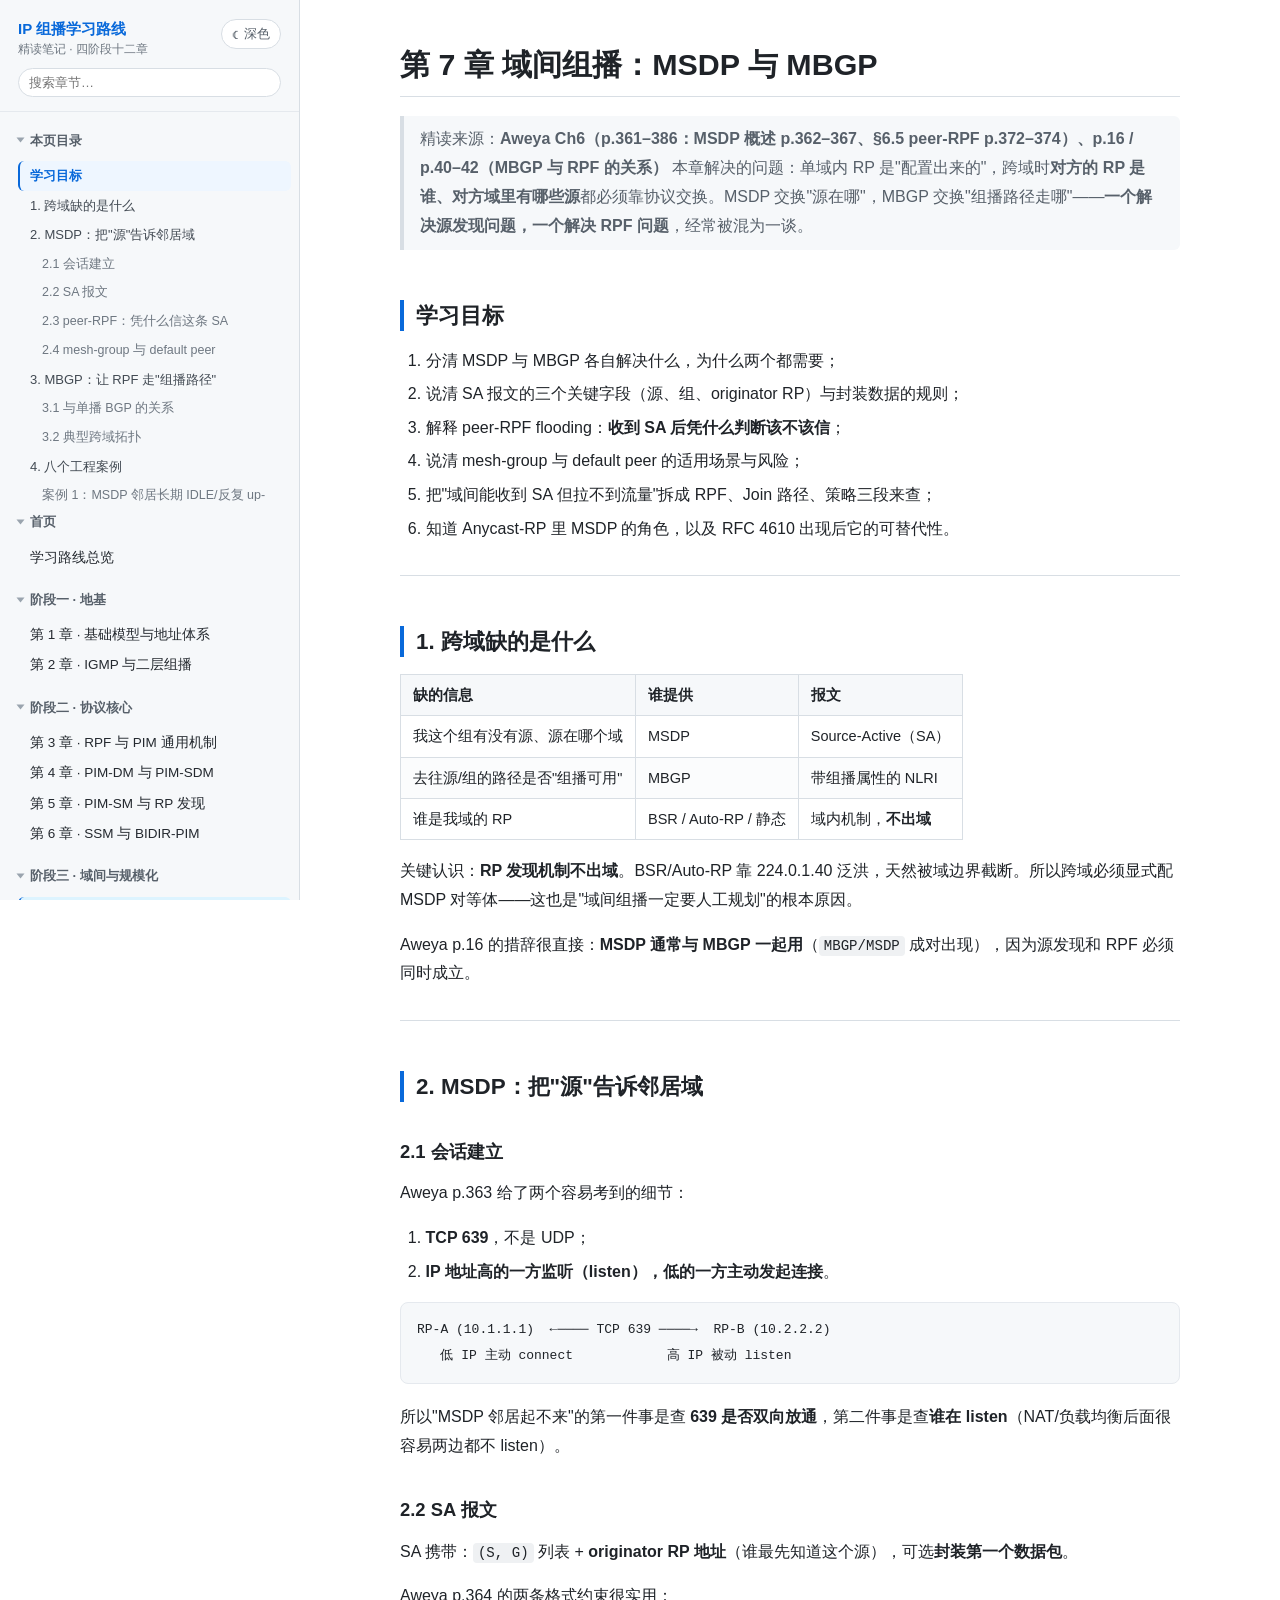
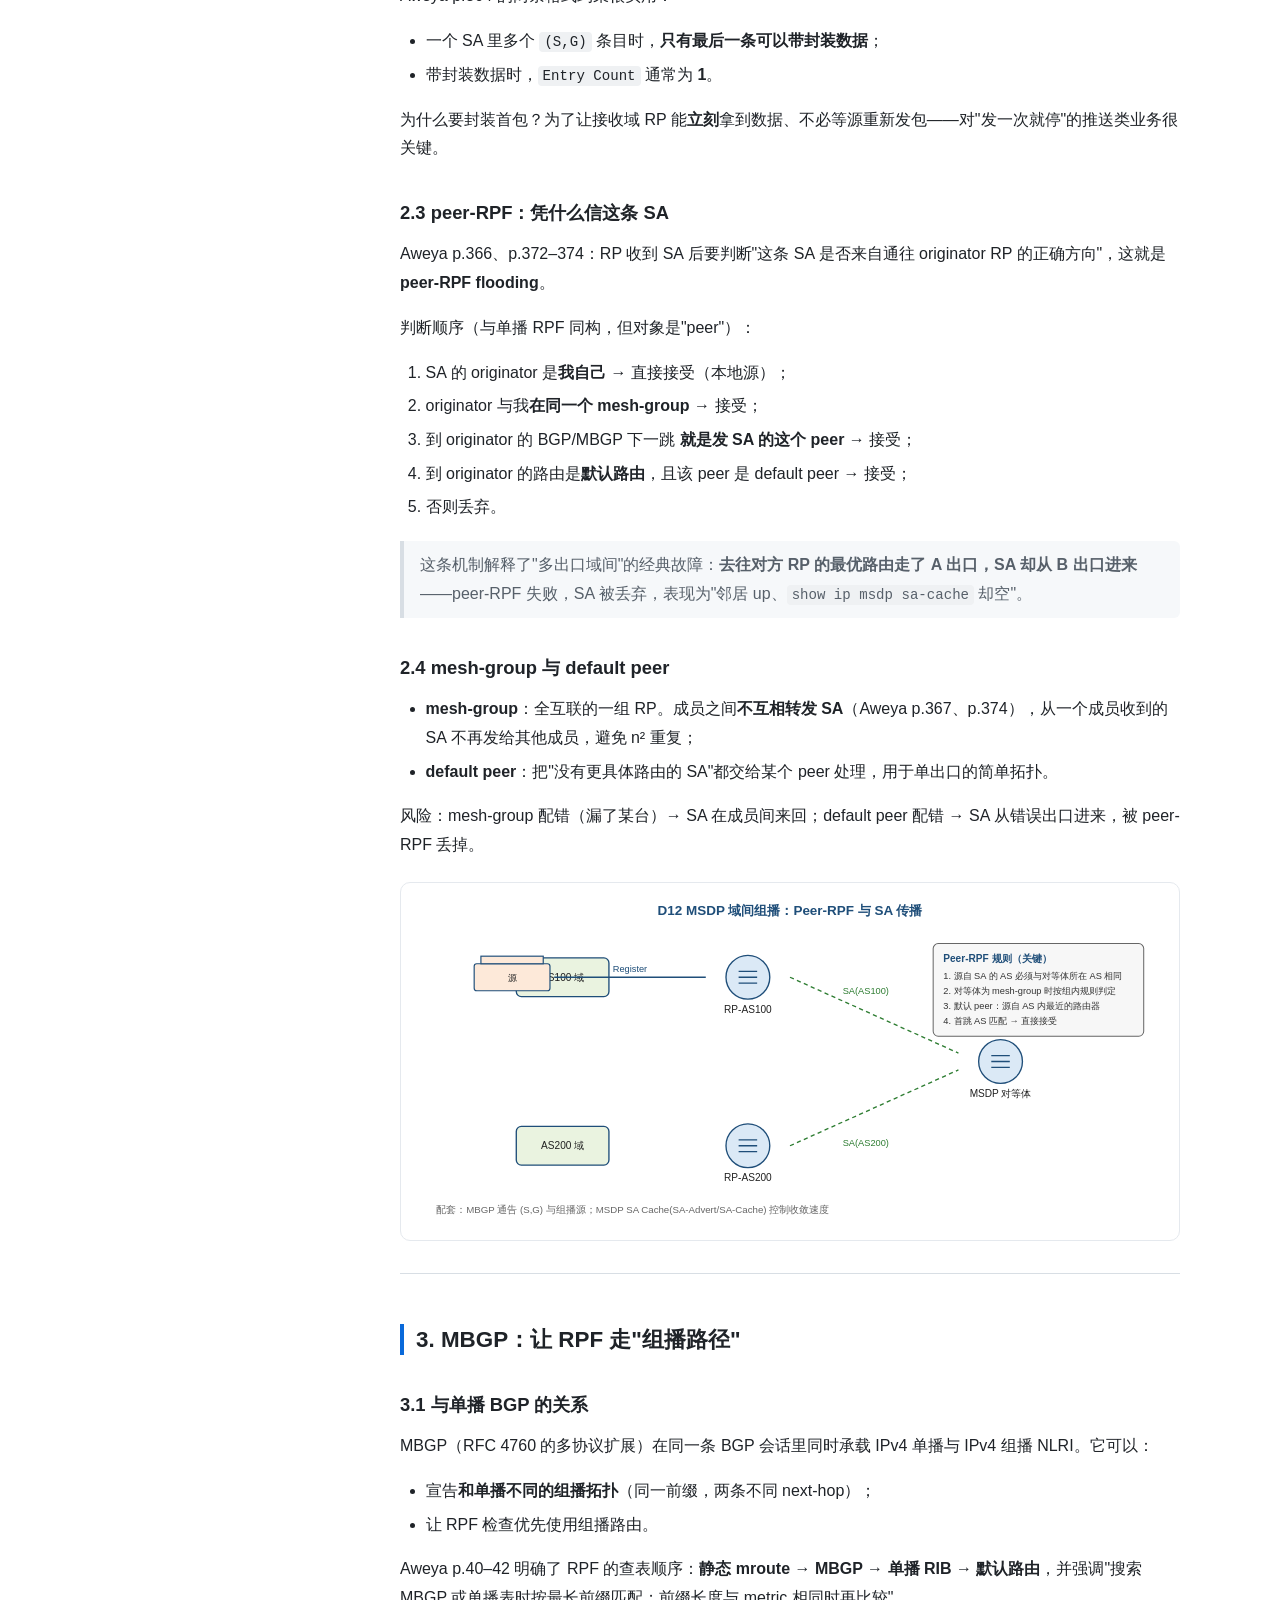
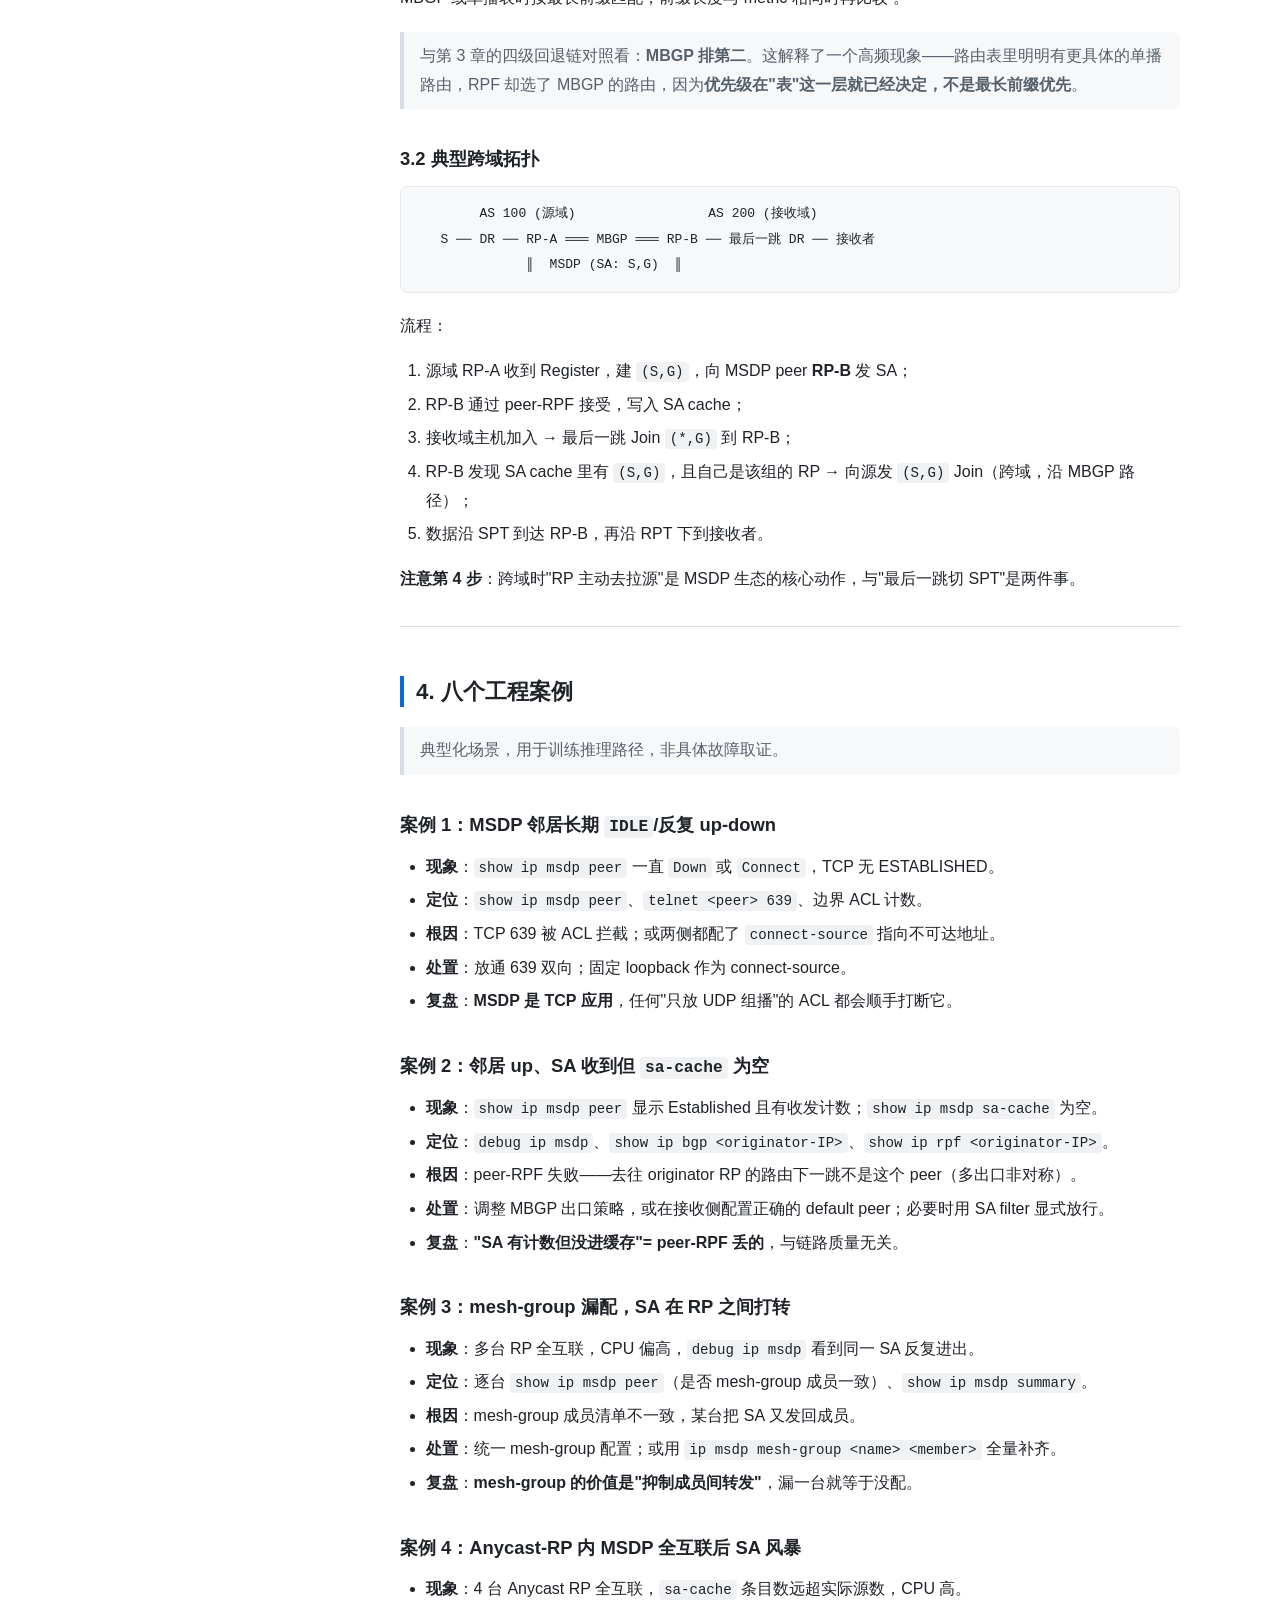
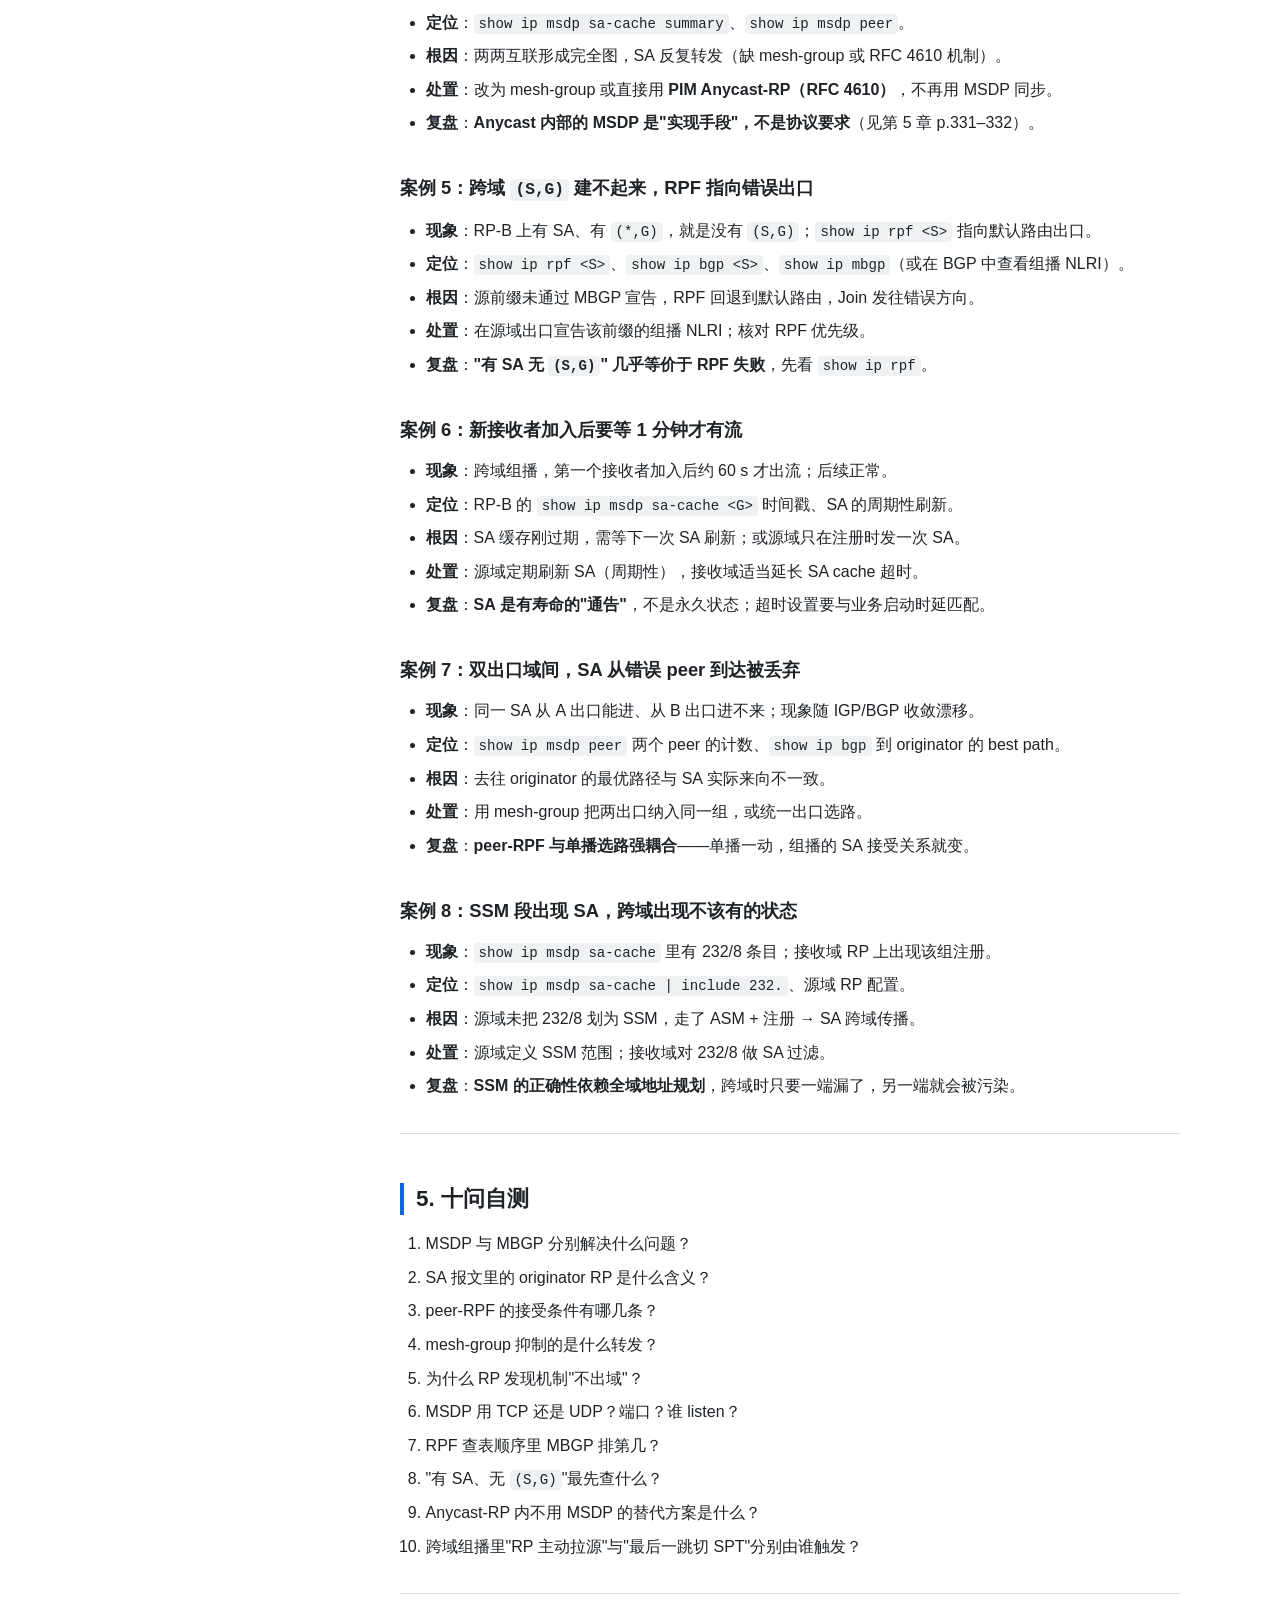
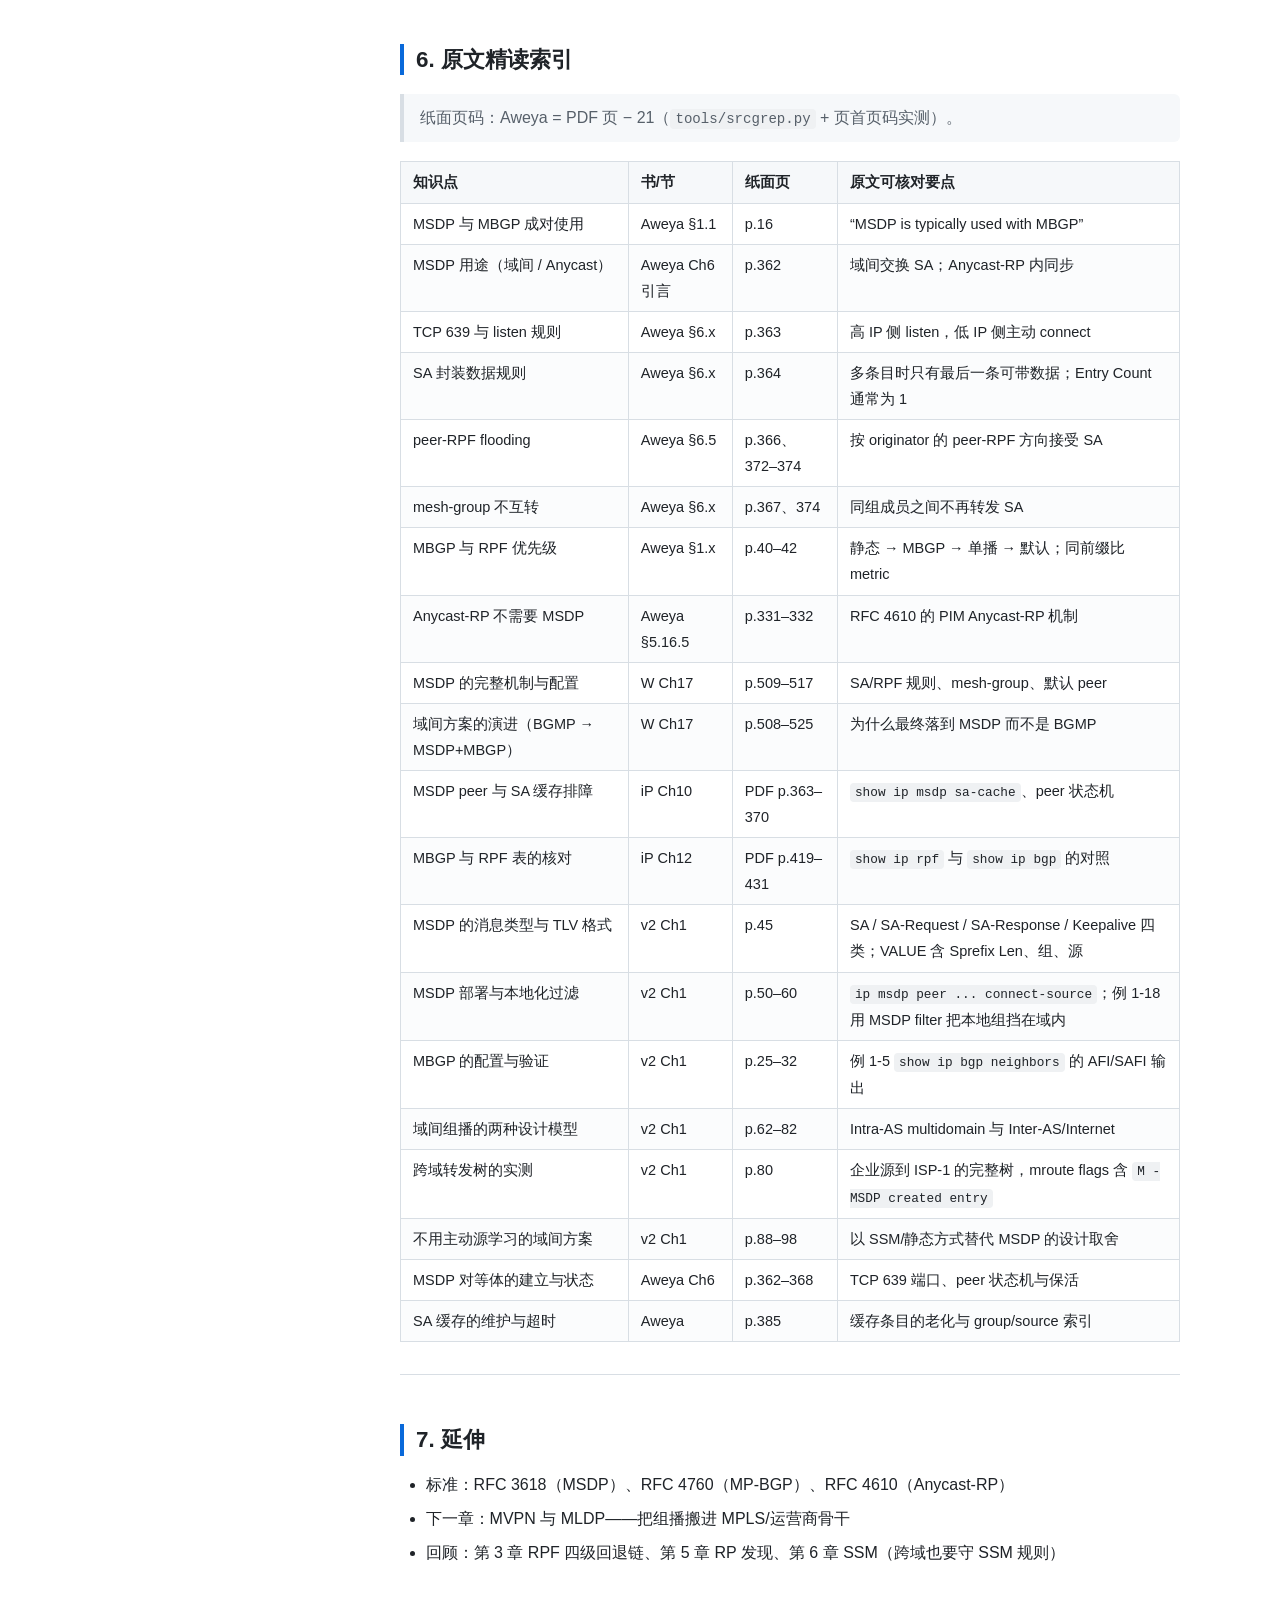
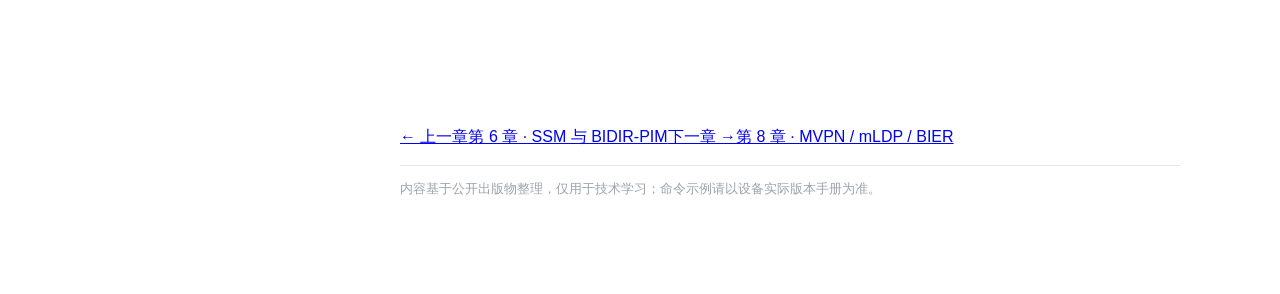
<file: chapters/ch07-msdp-mbgp.html>
<!DOCTYPE html>
<html lang="zh-CN">
<head>
<meta charset="utf-8">
<meta name="viewport" content="width=device-width, initial-scale=1">
<title>第 7 章 · MSDP 与 MBGP 域间组播 · IP 组播学习路线</title>
<meta name="description" content="IP 组播学习路线：四阶段十二章精读笔记，96 个生产案例，16 张 SVG 拓扑图。">
<link rel="icon" href="data:image/svg+xml,<svg xmlns='http://www.w3.org/2000/svg' viewBox='0 0 32 32'><rect width='32' height='32' rx='6' fill='%230969da'/><circle cx='16' cy='16' r='4' fill='white'/><circle cx='16' cy='6' r='2.6' fill='white'/><circle cx='25' cy='21' r='2.6' fill='white'/><circle cx='7' cy='21' r='2.6' fill='white'/><path d='M16 10.6V8.6M18.9 17.6l3.4 2M13.1 17.6l-3.4 2' stroke='white' stroke-width='1.6'/></svg>">
<link rel="stylesheet" href="../assets/css/site.css">
<script>
/* 尽早写入主题，避免刷新时闪白 */
(function () {
  var saved = null;
  try { saved = localStorage.getItem('mc-theme'); } catch (e) {}
  var dark = window.matchMedia && window.matchMedia('(prefers-color-scheme: dark)').matches;
  document.documentElement.setAttribute('data-theme', saved || (dark ? 'dark' : 'light'));
})();
</script>
</head>
<body>
<div class="progress" id="progress"></div>
<input type="checkbox" id="nav-toggle" hidden>
<label for="nav-toggle" class="nav-toggle-btn">☰ 目录</label>

<button type="button" class="theme-toggle floating" data-theme-toggle aria-label="切换深色/浅色主题" title="切换深色/浅色主题">
  <span class="theme-icon" aria-hidden="true">◐</span><span class="theme-text">深色</span>
</button>

<aside class="sidebar">
  <div class="brand">
    <div class="brand-row">
      <a href="../index.html">IP 组播学习路线<span>精读笔记 · 四阶段十二章</span></a>
      <button type="button" class="theme-toggle" data-theme-toggle aria-label="切换深色/浅色主题" title="切换深色/浅色主题">
        <span class="theme-icon" aria-hidden="true">◐</span><span class="theme-text">深色</span>
      </button>
    </div>
    <div class="search-wrap">
      <input type="search" id="nav-search" placeholder="搜索章节…" autocomplete="off" aria-label="搜索章节">
    </div>
  </div>

  <nav class="nav">
    <details class="group" id="page-toc-group" open>
      <summary>本页目录</summary>
      <ul class="toc" id="toc-list"></ul>
    </details>

    <details class="group" id="home-group" open>
      <summary>首页</summary>
      <ul><li><a href="../index.html" data-path="index.html">学习路线总览</a></li></ul>
    </details>
    <details class="group part" data-part="阶段一" open>
      <summary>阶段一 · 地基</summary>
      <ul>
        <li><a href="../chapters/ch01-basics.html" data-path="chapters/ch01-basics.html">第 1 章 · 基础模型与地址体系</a></li>
        <li><a href="../chapters/ch02-igmp-l2.html" data-path="chapters/ch02-igmp-l2.html">第 2 章 · IGMP 与二层组播</a></li>
      </ul>
    </details>
    <details class="group part" data-part="阶段二" open>
      <summary>阶段二 · 协议核心</summary>
      <ul>
        <li><a href="../chapters/ch03-rpf-pim-basics.html" data-path="chapters/ch03-rpf-pim-basics.html">第 3 章 · RPF 与 PIM 通用机制</a></li>
        <li><a href="../chapters/ch04-pim-dm.html" data-path="chapters/ch04-pim-dm.html">第 4 章 · PIM-DM 与 PIM-SDM</a></li>
        <li><a href="../chapters/ch05-pim-sm-rp.html" data-path="chapters/ch05-pim-sm-rp.html">第 5 章 · PIM-SM 与 RP 发现</a></li>
        <li><a href="../chapters/ch06-ssm-bidir.html" data-path="chapters/ch06-ssm-bidir.html">第 6 章 · SSM 与 BIDIR-PIM</a></li>
      </ul>
    </details>
    <details class="group part" data-part="阶段三" open>
      <summary>阶段三 · 域间与规模化</summary>
      <ul>
        <li><a href="../chapters/ch07-msdp-mbgp.html" data-path="chapters/ch07-msdp-mbgp.html" active>第 7 章 · MSDP 与 MBGP 域间组播</a></li>
        <li><a href="../chapters/ch08-mvpn-scale.html" data-path="chapters/ch08-mvpn-scale.html">第 8 章 · MVPN / mLDP / BIER</a></li>
      </ul>
    </details>
    <details class="group part" data-part="阶段四" open>
      <summary>阶段四 · 场景实战</summary>
      <ul>
        <li><a href="../chapters/ch09-datacenter-cloud.html" data-path="chapters/ch09-datacenter-cloud.html">第 9 章 · 数据中心与云中的组播</a></li>
        <li><a href="../chapters/ch10-ipv6-multicast.html" data-path="chapters/ch10-ipv6-multicast.html">第 10 章 · IPv6 组播</a></li>
        <li><a href="../chapters/ch11-security.html" data-path="chapters/ch11-security.html">第 11 章 · 组播安全与过滤</a></li>
        <li><a href="../chapters/ch12-troubleshooting.html" data-path="chapters/ch12-troubleshooting.html">第 12 章 · 排障方法论</a></li>
      </ul>
    </details>
  </nav>
</aside>

<label for="nav-toggle" class="backdrop"></label>

<main class="main">
  <article class="content">
<h1 id="7-msdp-mbgp">第 7 章 域间组播：MSDP 与 MBGP</h1>
<blockquote>
<p>精读来源：<strong>Aweya Ch6（p.361–386：MSDP 概述 p.362–367、§6.5 peer-RPF p.372–374）、p.16 / p.40–42（MBGP 与 RPF 的关系）</strong>
本章解决的问题：单域内 RP 是"配置出来的"，跨域时<strong>对方的 RP 是谁、对方域里有哪些源</strong>都必须靠协议交换。MSDP 交换"源在哪"，MBGP 交换"组播路径走哪"——<strong>一个解决源发现问题，一个解决 RPF 问题</strong>，经常被混为一谈。</p>
</blockquote>
<h2 id="_1">学习目标</h2>
<ol>
<li>分清 MSDP 与 MBGP 各自解决什么，为什么两个都需要；</li>
<li>说清 SA 报文的三个关键字段（源、组、originator RP）与封装数据的规则；</li>
<li>解释 peer-RPF flooding：<strong>收到 SA 后凭什么判断该不该信</strong>；</li>
<li>说清 mesh-group 与 default peer 的适用场景与风险；</li>
<li>把"域间能收到 SA 但拉不到流量"拆成 RPF、Join 路径、策略三段来查；</li>
<li>知道 Anycast-RP 里 MSDP 的角色，以及 RFC 4610 出现后它的可替代性。</li>
</ol>
<hr />
<h2 id="1">1. 跨域缺的是什么</h2>
<table>
<thead>
<tr>
<th>缺的信息</th>
<th>谁提供</th>
<th>报文</th>
</tr>
</thead>
<tbody>
<tr>
<td>我这个组有没有源、源在哪个域</td>
<td>MSDP</td>
<td>Source-Active（SA）</td>
</tr>
<tr>
<td>去往源/组的路径是否"组播可用"</td>
<td>MBGP</td>
<td>带组播属性的 NLRI</td>
</tr>
<tr>
<td>谁是我域的 RP</td>
<td>BSR / Auto-RP / 静态</td>
<td>域内机制，<strong>不出域</strong></td>
</tr>
</tbody>
</table>
<p>关键认识：<strong>RP 发现机制不出域</strong>。BSR/Auto-RP 靠 224.0.1.40 泛洪，天然被域边界截断。所以跨域必须显式配 MSDP 对等体——这也是"域间组播一定要人工规划"的根本原因。</p>
<p>Aweya p.16 的措辞很直接：<strong>MSDP 通常与 MBGP 一起用</strong>（<code>MBGP/MSDP</code> 成对出现），因为源发现和 RPF 必须同时成立。</p>
<hr />
<h2 id="2-msdp">2. MSDP：把"源"告诉邻居域</h2>
<h3 id="21">2.1 会话建立</h3>
<p>Aweya p.363 给了两个容易考到的细节：</p>
<ol>
<li><strong>TCP 639</strong>，不是 UDP；</li>
<li><strong>IP 地址高的一方监听（listen），低的一方主动发起连接</strong>。</li>
</ol>
<div class="codehilite"><pre><span></span><code>RP-A (10.1.1.1)  ←──── TCP 639 ────→  RP-B (10.2.2.2)
   低 IP 主动 connect            高 IP 被动 listen
</code></pre></div>

<p>所以"MSDP 邻居起不来"的第一件事是查 <strong>639 是否双向放通</strong>，第二件事是查<strong>谁在 listen</strong>（NAT/负载均衡后面很容易两边都不 listen）。</p>
<h3 id="22-sa">2.2 SA 报文</h3>
<p>SA 携带：<code>(S, G)</code> 列表 + <strong>originator RP 地址</strong>（谁最先知道这个源），可选<strong>封装第一个数据包</strong>。</p>
<p>Aweya p.364 的两条格式约束很实用：</p>
<ul>
<li>一个 SA 里多个 <code>(S,G)</code> 条目时，<strong>只有最后一条可以带封装数据</strong>；</li>
<li>带封装数据时，<code>Entry Count</code> 通常为 <strong>1</strong>。</li>
</ul>
<p>为什么要封装首包？为了让接收域 RP 能<strong>立刻</strong>拿到数据、不必等源重新发包——对"发一次就停"的推送类业务很关键。</p>
<h3 id="23-peer-rpf-sa">2.3 peer-RPF：凭什么信这条 SA</h3>
<p>Aweya p.366、p.372–374：RP 收到 SA 后要判断"这条 SA 是否来自通往 originator RP 的正确方向"，这就是 <strong>peer-RPF flooding</strong>。</p>
<p>判断顺序（与单播 RPF 同构，但对象是"peer"）：</p>
<ol>
<li>SA 的 originator 是<strong>我自己</strong> → 直接接受（本地源）；</li>
<li>originator 与我<strong>在同一个 mesh-group</strong> → 接受；</li>
<li>到 originator 的 BGP/MBGP 下一跳 <strong>就是发 SA 的这个 peer</strong> → 接受；</li>
<li>到 originator 的路由是<strong>默认路由</strong>，且该 peer 是 default peer → 接受；</li>
<li>否则丢弃。</li>
</ol>
<blockquote>
<p>这条机制解释了"多出口域间"的经典故障：<strong>去往对方 RP 的最优路由走了 A 出口，SA 却从 B 出口进来</strong>——peer-RPF 失败，SA 被丢弃，表现为"邻居 up、<code>show ip msdp sa-cache</code> 却空"。</p>
</blockquote>
<h3 id="24-mesh-group-default-peer">2.4 mesh-group 与 default peer</h3>
<ul>
<li><strong>mesh-group</strong>：全互联的一组 RP。成员之间<strong>不互相转发 SA</strong>（Aweya p.367、p.374），从一个成员收到的 SA 不再发给其他成员，避免 n² 重复；</li>
<li><strong>default peer</strong>：把"没有更具体路由的 SA"都交给某个 peer 处理，用于单出口的简单拓扑。</li>
</ul>
<p>风险：mesh-group 配错（漏了某台）→ SA 在成员间来回；default peer 配错 → SA 从错误出口进来，被 peer-RPF 丢掉。</p>
<p><img alt="域间 MSDP 与 MBGP" src="../diagrams/d12-msdp.svg" /></p>
<hr />
<h2 id="3-mbgp-rpf">3. MBGP：让 RPF 走"组播路径"</h2>
<h3 id="31-bgp">3.1 与单播 BGP 的关系</h3>
<p>MBGP（RFC 4760 的多协议扩展）在同一条 BGP 会话里同时承载 IPv4 单播与 IPv4 组播 NLRI。它可以：</p>
<ul>
<li>宣告<strong>和单播不同的组播拓扑</strong>（同一前缀，两条不同 next-hop）；</li>
<li>让 RPF 检查优先使用组播路由。</li>
</ul>
<p>Aweya p.40–42 明确了 RPF 的查表顺序：<strong>静态 mroute → MBGP → 单播 RIB → 默认路由</strong>，并强调"搜索 MBGP 或单播表时按最长前缀匹配；前缀长度与 metric 相同时再比较"。</p>
<blockquote>
<p>与第 3 章的四级回退链对照看：<strong>MBGP 排第二</strong>。这解释了一个高频现象——路由表里明明有更具体的单播路由，RPF 却选了 MBGP 的路由，因为<strong>优先级在"表"这一层就已经决定，不是最长前缀优先</strong>。</p>
</blockquote>
<h3 id="32">3.2 典型跨域拓扑</h3>
<div class="codehilite"><pre><span></span><code>        AS 100 (源域)                 AS 200 (接收域)
   S ── DR ── RP-A ═══ MBGP ═══ RP-B ── 最后一跳 DR ── 接收者
              ║  MSDP (SA: S,G)  ║
</code></pre></div>

<p>流程：</p>
<ol>
<li>源域 RP-A 收到 Register，建 <code>(S,G)</code>，向 MSDP peer <strong>RP-B</strong> 发 SA；</li>
<li>RP-B 通过 peer-RPF 接受，写入 SA cache；</li>
<li>接收域主机加入 → 最后一跳 Join <code>(*,G)</code> 到 RP-B；</li>
<li>RP-B 发现 SA cache 里有 <code>(S,G)</code>，且自己是该组的 RP → 向源发 <code>(S,G)</code> Join（跨域，沿 MBGP 路径）；</li>
<li>数据沿 SPT 到达 RP-B，再沿 RPT 下到接收者。</li>
</ol>
<p><strong>注意第 4 步</strong>：跨域时"RP 主动去拉源"是 MSDP 生态的核心动作，与"最后一跳切 SPT"是两件事。</p>
<hr />
<h2 id="4">4. 八个工程案例</h2>
<blockquote>
<p>典型化场景，用于训练推理路径，非具体故障取证。</p>
</blockquote>
<h3 id="1msdp-idle-up-down">案例 1：MSDP 邻居长期 <code>IDLE</code>/反复 up-down</h3>
<ul>
<li><strong>现象</strong>：<code>show ip msdp peer</code> 一直 <code>Down</code> 或 <code>Connect</code>，TCP 无 ESTABLISHED。</li>
<li><strong>定位</strong>：<code>show ip msdp peer</code>、<code>telnet &lt;peer&gt; 639</code>、边界 ACL 计数。</li>
<li><strong>根因</strong>：TCP 639 被 ACL 拦截；或两侧都配了 <code>connect-source</code> 指向不可达地址。</li>
<li><strong>处置</strong>：放通 639 双向；固定 loopback 作为 connect-source。</li>
<li><strong>复盘</strong>：<strong>MSDP 是 TCP 应用</strong>，任何"只放 UDP 组播"的 ACL 都会顺手打断它。</li>
</ul>
<h3 id="2-upsa-sa-cache">案例 2：邻居 up、SA 收到但 <code>sa-cache</code> 为空</h3>
<ul>
<li><strong>现象</strong>：<code>show ip msdp peer</code> 显示 Established 且有收发计数；<code>show ip msdp sa-cache</code> 为空。</li>
<li><strong>定位</strong>：<code>debug ip msdp</code>、<code>show ip bgp &lt;originator-IP&gt;</code>、<code>show ip rpf &lt;originator-IP&gt;</code>。</li>
<li><strong>根因</strong>：peer-RPF 失败——去往 originator RP 的路由下一跳不是这个 peer（多出口非对称）。</li>
<li><strong>处置</strong>：调整 MBGP 出口策略，或在接收侧配置正确的 default peer；必要时用 SA filter 显式放行。</li>
<li><strong>复盘</strong>：<strong>"SA 有计数但没进缓存"= peer-RPF 丢的</strong>，与链路质量无关。</li>
</ul>
<h3 id="3mesh-group-sa-rp">案例 3：mesh-group 漏配，SA 在 RP 之间打转</h3>
<ul>
<li><strong>现象</strong>：多台 RP 全互联，CPU 偏高，<code>debug ip msdp</code> 看到同一 SA 反复进出。</li>
<li><strong>定位</strong>：逐台 <code>show ip msdp peer</code>（是否 mesh-group 成员一致）、<code>show ip msdp summary</code>。</li>
<li><strong>根因</strong>：mesh-group 成员清单不一致，某台把 SA 又发回成员。</li>
<li><strong>处置</strong>：统一 mesh-group 配置；或用 <code>ip msdp mesh-group &lt;name&gt; &lt;member&gt;</code> 全量补齐。</li>
<li><strong>复盘</strong>：<strong>mesh-group 的价值是"抑制成员间转发"</strong>，漏一台就等于没配。</li>
</ul>
<h3 id="4anycast-rp-msdp-sa">案例 4：Anycast-RP 内 MSDP 全互联后 SA 风暴</h3>
<ul>
<li><strong>现象</strong>：4 台 Anycast RP 全互联，<code>sa-cache</code> 条目数远超实际源数，CPU 高。</li>
<li><strong>定位</strong>：<code>show ip msdp sa-cache summary</code>、<code>show ip msdp peer</code>。</li>
<li><strong>根因</strong>：两两互联形成完全图，SA 反复转发（缺 mesh-group 或 RFC 4610 机制）。</li>
<li><strong>处置</strong>：改为 mesh-group 或直接用 <strong>PIM Anycast-RP（RFC 4610）</strong>，不再用 MSDP 同步。</li>
<li><strong>复盘</strong>：<strong>Anycast 内部的 MSDP 是"实现手段"，不是协议要求</strong>（见第 5 章 p.331–332）。</li>
</ul>
<h3 id="5-sg-rpf">案例 5：跨域 <code>(S,G)</code> 建不起来，RPF 指向错误出口</h3>
<ul>
<li><strong>现象</strong>：RP-B 上有 SA、有 <code>(*,G)</code>，就是没有 <code>(S,G)</code>；<code>show ip rpf &lt;S&gt;</code> 指向默认路由出口。</li>
<li><strong>定位</strong>：<code>show ip rpf &lt;S&gt;</code>、<code>show ip bgp &lt;S&gt;</code>、<code>show ip mbgp</code>（或在 BGP 中查看组播 NLRI）。</li>
<li><strong>根因</strong>：源前缀未通过 MBGP 宣告，RPF 回退到默认路由，Join 发往错误方向。</li>
<li><strong>处置</strong>：在源域出口宣告该前缀的组播 NLRI；核对 RPF 优先级。</li>
<li><strong>复盘</strong>：<strong>"有 SA 无 <code>(S,G)</code>" 几乎等价于 RPF 失败</strong>，先看 <code>show ip rpf</code>。</li>
</ul>
<h3 id="6-1">案例 6：新接收者加入后要等 1 分钟才有流</h3>
<ul>
<li><strong>现象</strong>：跨域组播，第一个接收者加入后约 60 s 才出流；后续正常。</li>
<li><strong>定位</strong>：RP-B 的 <code>show ip msdp sa-cache &lt;G&gt;</code> 时间戳、SA 的周期性刷新。</li>
<li><strong>根因</strong>：SA 缓存刚过期，需等下一次 SA 刷新；或源域只在注册时发一次 SA。</li>
<li><strong>处置</strong>：源域定期刷新 SA（周期性），接收域适当延长 SA cache 超时。</li>
<li><strong>复盘</strong>：<strong>SA 是有寿命的"通告"</strong>，不是永久状态；超时设置要与业务启动时延匹配。</li>
</ul>
<h3 id="7sa-peer">案例 7：双出口域间，SA 从错误 peer 到达被丢弃</h3>
<ul>
<li><strong>现象</strong>：同一 SA 从 A 出口能进、从 B 出口进不来；现象随 IGP/BGP 收敛漂移。</li>
<li><strong>定位</strong>：<code>show ip msdp peer</code> 两个 peer 的计数、<code>show ip bgp</code> 到 originator 的 best path。</li>
<li><strong>根因</strong>：去往 originator 的最优路径与 SA 实际来向不一致。</li>
<li><strong>处置</strong>：用 mesh-group 把两出口纳入同一组，或统一出口选路。</li>
<li><strong>复盘</strong>：<strong>peer-RPF 与单播选路强耦合</strong>——单播一动，组播的 SA 接受关系就变。</li>
</ul>
<h3 id="8ssm-sa">案例 8：SSM 段出现 SA，跨域出现不该有的状态</h3>
<ul>
<li><strong>现象</strong>：<code>show ip msdp sa-cache</code> 里有 232/8 条目；接收域 RP 上出现该组注册。</li>
<li><strong>定位</strong>：<code>show ip msdp sa-cache | include 232.</code>、源域 RP 配置。</li>
<li><strong>根因</strong>：源域未把 232/8 划为 SSM，走了 ASM + 注册 → SA 跨域传播。</li>
<li><strong>处置</strong>：源域定义 SSM 范围；接收域对 232/8 做 SA 过滤。</li>
<li><strong>复盘</strong>：<strong>SSM 的正确性依赖全域地址规划</strong>，跨域时只要一端漏了，另一端就会被污染。</li>
</ul>
<hr />
<h2 id="5">5. 十问自测</h2>
<ol>
<li>MSDP 与 MBGP 分别解决什么问题？</li>
<li>SA 报文里的 originator RP 是什么含义？</li>
<li>peer-RPF 的接受条件有哪几条？</li>
<li>mesh-group 抑制的是什么转发？</li>
<li>为什么 RP 发现机制"不出域"？</li>
<li>MSDP 用 TCP 还是 UDP？端口？谁 listen？</li>
<li>RPF 查表顺序里 MBGP 排第几？</li>
<li>"有 SA、无 <code>(S,G)</code>"最先查什么？</li>
<li>Anycast-RP 内不用 MSDP 的替代方案是什么？</li>
<li>跨域组播里"RP 主动拉源"与"最后一跳切 SPT"分别由谁触发？</li>
</ol>
<hr />
<h2 id="6">6. 原文精读索引</h2>
<blockquote>
<p>纸面页码：Aweya = PDF 页 − 21（<code>tools/srcgrep.py</code> + 页首页码实测）。</p>
</blockquote>
<table>
<thead>
<tr>
<th>知识点</th>
<th>书/节</th>
<th>纸面页</th>
<th>原文可核对要点</th>
</tr>
</thead>
<tbody>
<tr>
<td>MSDP 与 MBGP 成对使用</td>
<td>Aweya §1.1</td>
<td>p.16</td>
<td>“MSDP is typically used with MBGP”</td>
</tr>
<tr>
<td>MSDP 用途（域间 / Anycast）</td>
<td>Aweya Ch6 引言</td>
<td>p.362</td>
<td>域间交换 SA；Anycast-RP 内同步</td>
</tr>
<tr>
<td>TCP 639 与 listen 规则</td>
<td>Aweya §6.x</td>
<td>p.363</td>
<td>高 IP 侧 listen，低 IP 侧主动 connect</td>
</tr>
<tr>
<td>SA 封装数据规则</td>
<td>Aweya §6.x</td>
<td>p.364</td>
<td>多条目时只有最后一条可带数据；Entry Count 通常为 1</td>
</tr>
<tr>
<td>peer-RPF flooding</td>
<td>Aweya §6.5</td>
<td>p.366、372–374</td>
<td>按 originator 的 peer-RPF 方向接受 SA</td>
</tr>
<tr>
<td>mesh-group 不互转</td>
<td>Aweya §6.x</td>
<td>p.367、374</td>
<td>同组成员之间不再转发 SA</td>
</tr>
<tr>
<td>MBGP 与 RPF 优先级</td>
<td>Aweya §1.x</td>
<td>p.40–42</td>
<td>静态 → MBGP → 单播 → 默认；同前缀比 metric</td>
</tr>
<tr>
<td>Anycast-RP 不需要 MSDP</td>
<td>Aweya §5.16.5</td>
<td>p.331–332</td>
<td>RFC 4610 的 PIM Anycast-RP 机制</td>
</tr>
<tr>
<td>MSDP 的完整机制与配置</td>
<td>W Ch17</td>
<td>p.509–517</td>
<td>SA/RPF 规则、mesh-group、默认 peer</td>
</tr>
<tr>
<td>域间方案的演进（BGMP → MSDP+MBGP）</td>
<td>W Ch17</td>
<td>p.508–525</td>
<td>为什么最终落到 MSDP 而不是 BGMP</td>
</tr>
<tr>
<td>MSDP peer 与 SA 缓存排障</td>
<td>iP Ch10</td>
<td>PDF p.363–370</td>
<td><code>show ip msdp sa-cache</code>、peer 状态机</td>
</tr>
<tr>
<td>MBGP 与 RPF 表的核对</td>
<td>iP Ch12</td>
<td>PDF p.419–431</td>
<td><code>show ip rpf</code> 与 <code>show ip bgp</code> 的对照</td>
</tr>
<tr>
<td>MSDP 的消息类型与 TLV 格式</td>
<td>v2 Ch1</td>
<td>p.45</td>
<td>SA / SA-Request / SA-Response / Keepalive 四类；VALUE 含 Sprefix Len、组、源</td>
</tr>
<tr>
<td>MSDP 部署与本地化过滤</td>
<td>v2 Ch1</td>
<td>p.50–60</td>
<td><code>ip msdp peer ... connect-source</code>；例 1-18 用 MSDP filter 把本地组挡在域内</td>
</tr>
<tr>
<td>MBGP 的配置与验证</td>
<td>v2 Ch1</td>
<td>p.25–32</td>
<td>例 1-5 <code>show ip bgp neighbors</code> 的 AFI/SAFI 输出</td>
</tr>
<tr>
<td>域间组播的两种设计模型</td>
<td>v2 Ch1</td>
<td>p.62–82</td>
<td>Intra-AS multidomain 与 Inter-AS/Internet</td>
</tr>
<tr>
<td>跨域转发树的实测</td>
<td>v2 Ch1</td>
<td>p.80</td>
<td>企业源到 ISP-1 的完整树，mroute flags 含 <code>M - MSDP created entry</code></td>
</tr>
<tr>
<td>不用主动源学习的域间方案</td>
<td>v2 Ch1</td>
<td>p.88–98</td>
<td>以 SSM/静态方式替代 MSDP 的设计取舍</td>
</tr>
<tr>
<td>MSDP 对等体的建立与状态</td>
<td>Aweya Ch6</td>
<td>p.362–368</td>
<td>TCP 639 端口、peer 状态机与保活</td>
</tr>
<tr>
<td>SA 缓存的维护与超时</td>
<td>Aweya</td>
<td>p.385</td>
<td>缓存条目的老化与 group/source 索引</td>
</tr>
</tbody>
</table>
<hr />
<h2 id="7">7. 延伸</h2>
<ul>
<li>标准：RFC 3618（MSDP）、RFC 4760（MP-BGP）、RFC 4610（Anycast-RP）</li>
<li>下一章：MVPN 与 MLDP——把组播搬进 MPLS/运营商骨干</li>
<li>回顾：第 3 章 RPF 四级回退链、第 5 章 RP 发现、第 6 章 SSM（跨域也要守 SSM 规则）</li>
</ul>
  </article>
  <footer class="page-foot">
<a class="prev" href="ch06-ssm-bidir.html"><span class="dir">← 上一章</span><span class="ttl">第 6 章 · SSM 与 BIDIR-PIM</span></a><a class="next" href="ch08-mvpn-scale.html"><span class="dir">下一章 →</span><span class="ttl">第 8 章 · MVPN / mLDP / BIER</span></a>
    <p class="foot-note">内容基于公开出版物整理，仅用于技术学习；命令示例请以设备实际版本手册为准。</p>
  </footer>
</main>

<button type="button" class="to-top" id="to-top" aria-label="回到顶部" title="回到顶部">↑</button>

<script>
(function () {
  var content = document.querySelector('.content');
  var here = location.pathname;

  /* ---------- 当前章节高亮 + 展开所属分组 ---------- */
  var active = null;
  document.querySelectorAll('.nav a[data-path]').forEach(function (a) {
    if (here.indexOf('/' + a.dataset.path) !== -1 || here.indexOf(a.dataset.path) !== -1) {
      a.classList.add('active');
      active = a;
    }
  });
  if (active) {
    var g = active.closest('details');
    if (g) g.open = true;
  }

  /* ---------- 生成本页目录（取 h2 / h3） ---------- */
  var heads = content ? content.querySelectorAll('h2, h3') : [];
  var tocList = document.getElementById('toc-list');
  heads.forEach(function (h, i) {
    h.id = 'sec-' + (i + 1);
    var li = document.createElement('li');
    li.className = h.tagName === 'H3' ? 'lvl3' : 'lvl2';
    var a = document.createElement('a');
    a.href = '#' + h.id;
    a.textContent = h.textContent.trim();
    li.appendChild(a);
    tocList.appendChild(li);
  });
  if (!heads.length) {
    var g = document.getElementById('page-toc-group');
    if (g) g.remove();
  }

  /* ---------- 目录滚动高亮 ---------- */
  if (heads.length) {
    var links = tocList.querySelectorAll('a');
    var onScroll = function () {
      var idx = 0;
      heads.forEach(function (h, i) {
        if (h.getBoundingClientRect().top <= 100) idx = i;
      });
      links.forEach(function (a, i) { a.classList.toggle('active', i === idx); });
    };
    window.addEventListener('scroll', onScroll, { passive: true });
    onScroll();
  }

  /* ---------- 阅读进度条 ---------- */
  var bar = document.getElementById('progress');
  function paintProgress() {
    if (!bar) return;
    var h = document.documentElement.scrollHeight - window.innerHeight;
    var p = h > 0 ? (window.scrollY / h) * 100 : 0;
    bar.style.width = Math.min(100, Math.max(0, p)) + '%';
  }
  window.addEventListener('scroll', paintProgress, { passive: true });
  paintProgress();

  /* ---------- 回到顶部 ---------- */
  var top = document.getElementById('to-top');
  if (top) {
    top.addEventListener('click', function () { window.scrollTo({ top: 0, behavior: 'smooth' }); });
    window.addEventListener('scroll', function () {
      top.style.opacity = window.scrollY > 400 ? '1' : '0';
    }, { passive: true });
  }

  /* ---------- 侧栏搜索过滤 ---------- */
  var search = document.getElementById('nav-search');
  if (search) {
    search.addEventListener('input', function () {
      var q = search.value.trim().toLowerCase();
      document.querySelectorAll('.nav .group.part').forEach(function (grp) {
        var hit = 0;
        grp.querySelectorAll('li').forEach(function (li) {
          var t = (li.textContent || '').toLowerCase();
          var ok = !q || t.indexOf(q) !== -1;
          li.style.display = ok ? '' : 'none';
          if (ok) hit++;
        });
        grp.style.display = hit ? '' : 'none';
        if (q && hit) grp.open = true;
      });
    });
  }

  /* ---------- 代码块复制按钮 ---------- */
  document.querySelectorAll('.content pre').forEach(function (pre) {
    var btn = document.createElement('button');
    btn.className = 'copy-btn';
    btn.type = 'button';
    btn.textContent = '复制';
    btn.addEventListener('click', function () {
      var code = pre.querySelector('code');
      var text = code ? code.innerText : pre.innerText;
      navigator.clipboard.writeText(text).then(function () {
        btn.textContent = '已复制';
        setTimeout(function () { btn.textContent = '复制'; }, 1500);
      }).catch(function () { btn.textContent = '复制失败'; });
    });
    pre.appendChild(btn);
  });

  /* ---------- 移动端点目录后自动收起 ---------- */
  document.querySelectorAll('.nav a[data-path]').forEach(function (a) {
    a.addEventListener('click', function () {
      document.getElementById('nav-toggle').checked = false;
    });
  });

  /* ---------- 主题切换 ---------- */
  var root = document.documentElement;
  var mq = window.matchMedia ? window.matchMedia('(prefers-color-scheme: dark)') : null;

  function paintButtons(theme) {
    var dark = theme === 'dark';
    document.querySelectorAll('[data-theme-toggle]').forEach(function (btn) {
      btn.querySelector('.theme-icon').textContent = dark ? '☀' : '☾';
      btn.querySelector('.theme-text').textContent = dark ? '浅色' : '深色';
      btn.setAttribute('aria-pressed', dark ? 'true' : 'false');
      btn.title = dark ? '切换到浅色主题' : '切换到深色主题';
    });
  }

  function applyTheme(theme) {
    root.setAttribute('data-theme', theme);
    paintButtons(theme);
  }

  paintButtons(root.getAttribute('data-theme') || 'light');

  document.querySelectorAll('[data-theme-toggle]').forEach(function (btn) {
    btn.addEventListener('click', function () {
      var next = root.getAttribute('data-theme') === 'dark' ? 'light' : 'dark';
      applyTheme(next);
      try { localStorage.setItem('mc-theme', next); } catch (e) {}
    });
  });

  if (mq) {
    var onScheme = function (e) {
      var saved = null;
      try { saved = localStorage.getItem('mc-theme'); } catch (err) {}
      if (!saved) applyTheme(e.matches ? 'dark' : 'light');
    };
    if (mq.addEventListener) mq.addEventListener('change', onScheme);
    else if (mq.addListener) mq.addListener(onScheme);
  }
})();
</script>
</body>
</html>
</file>
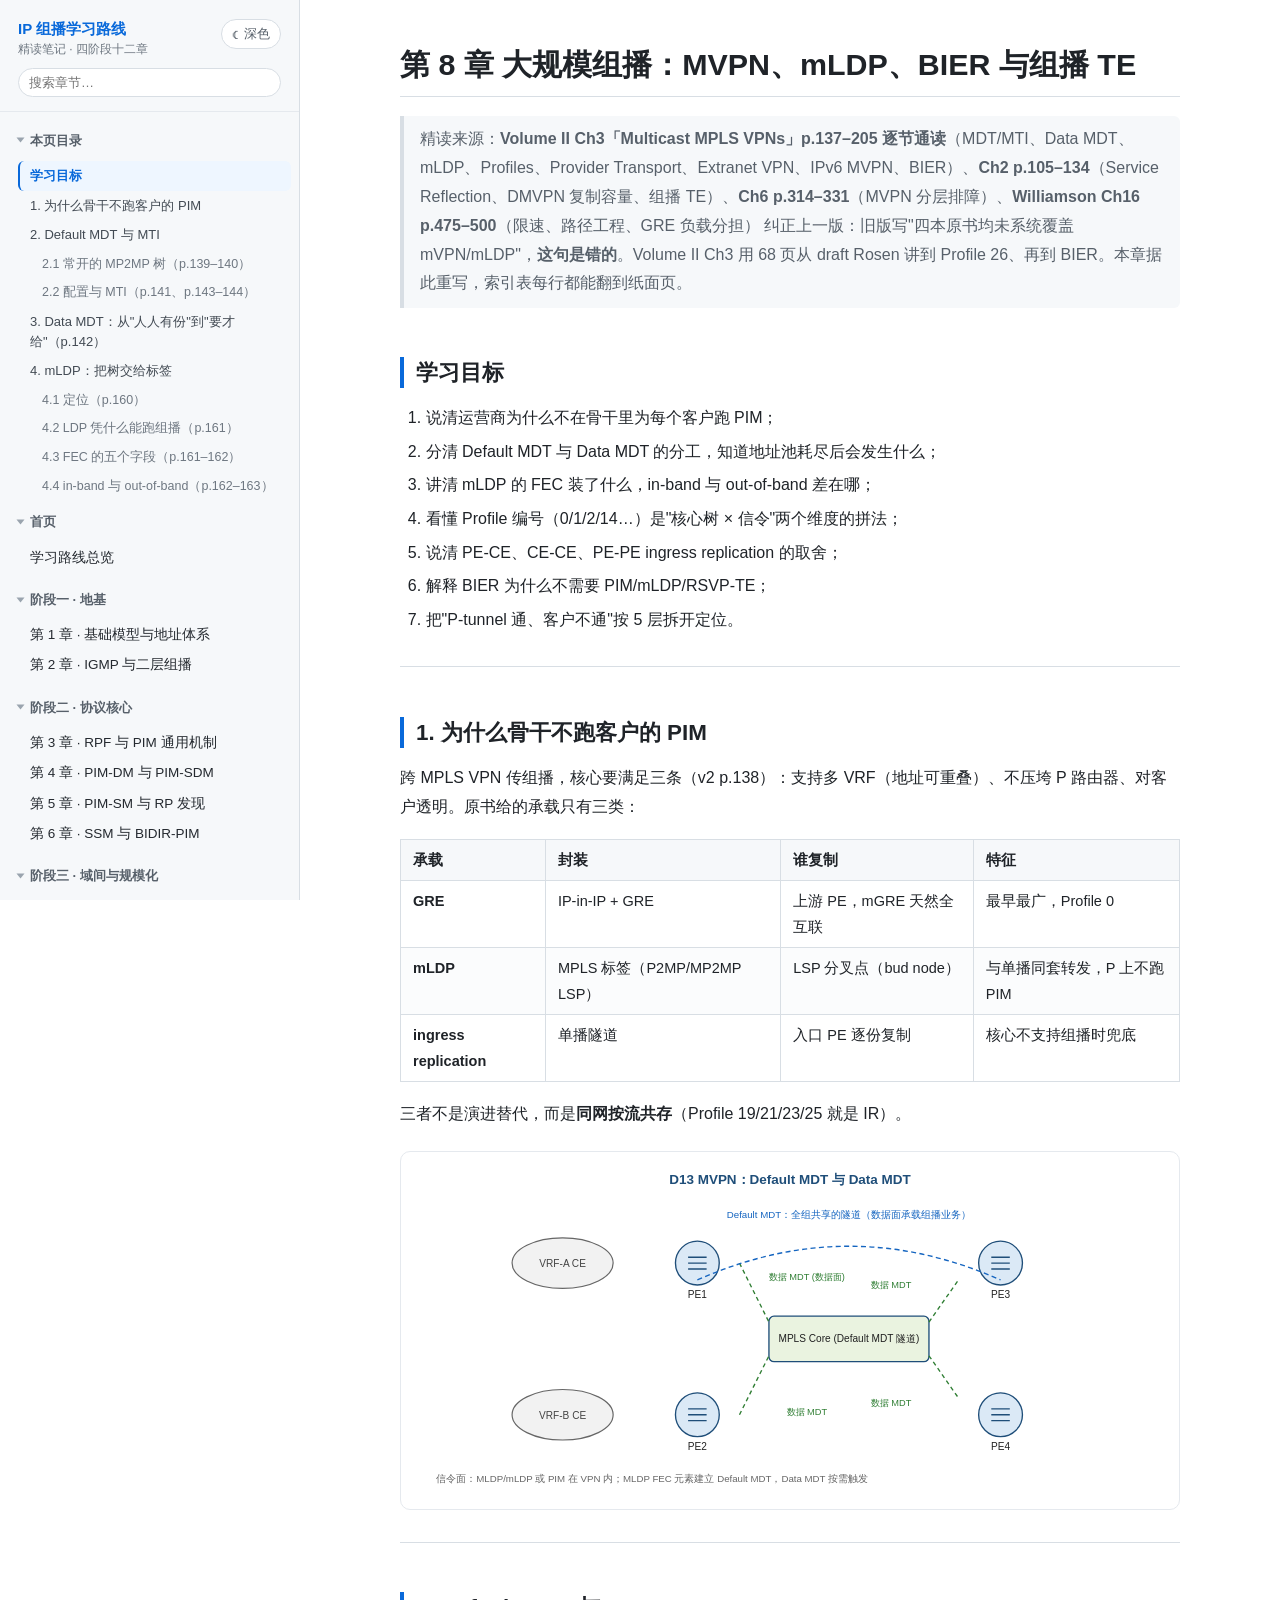
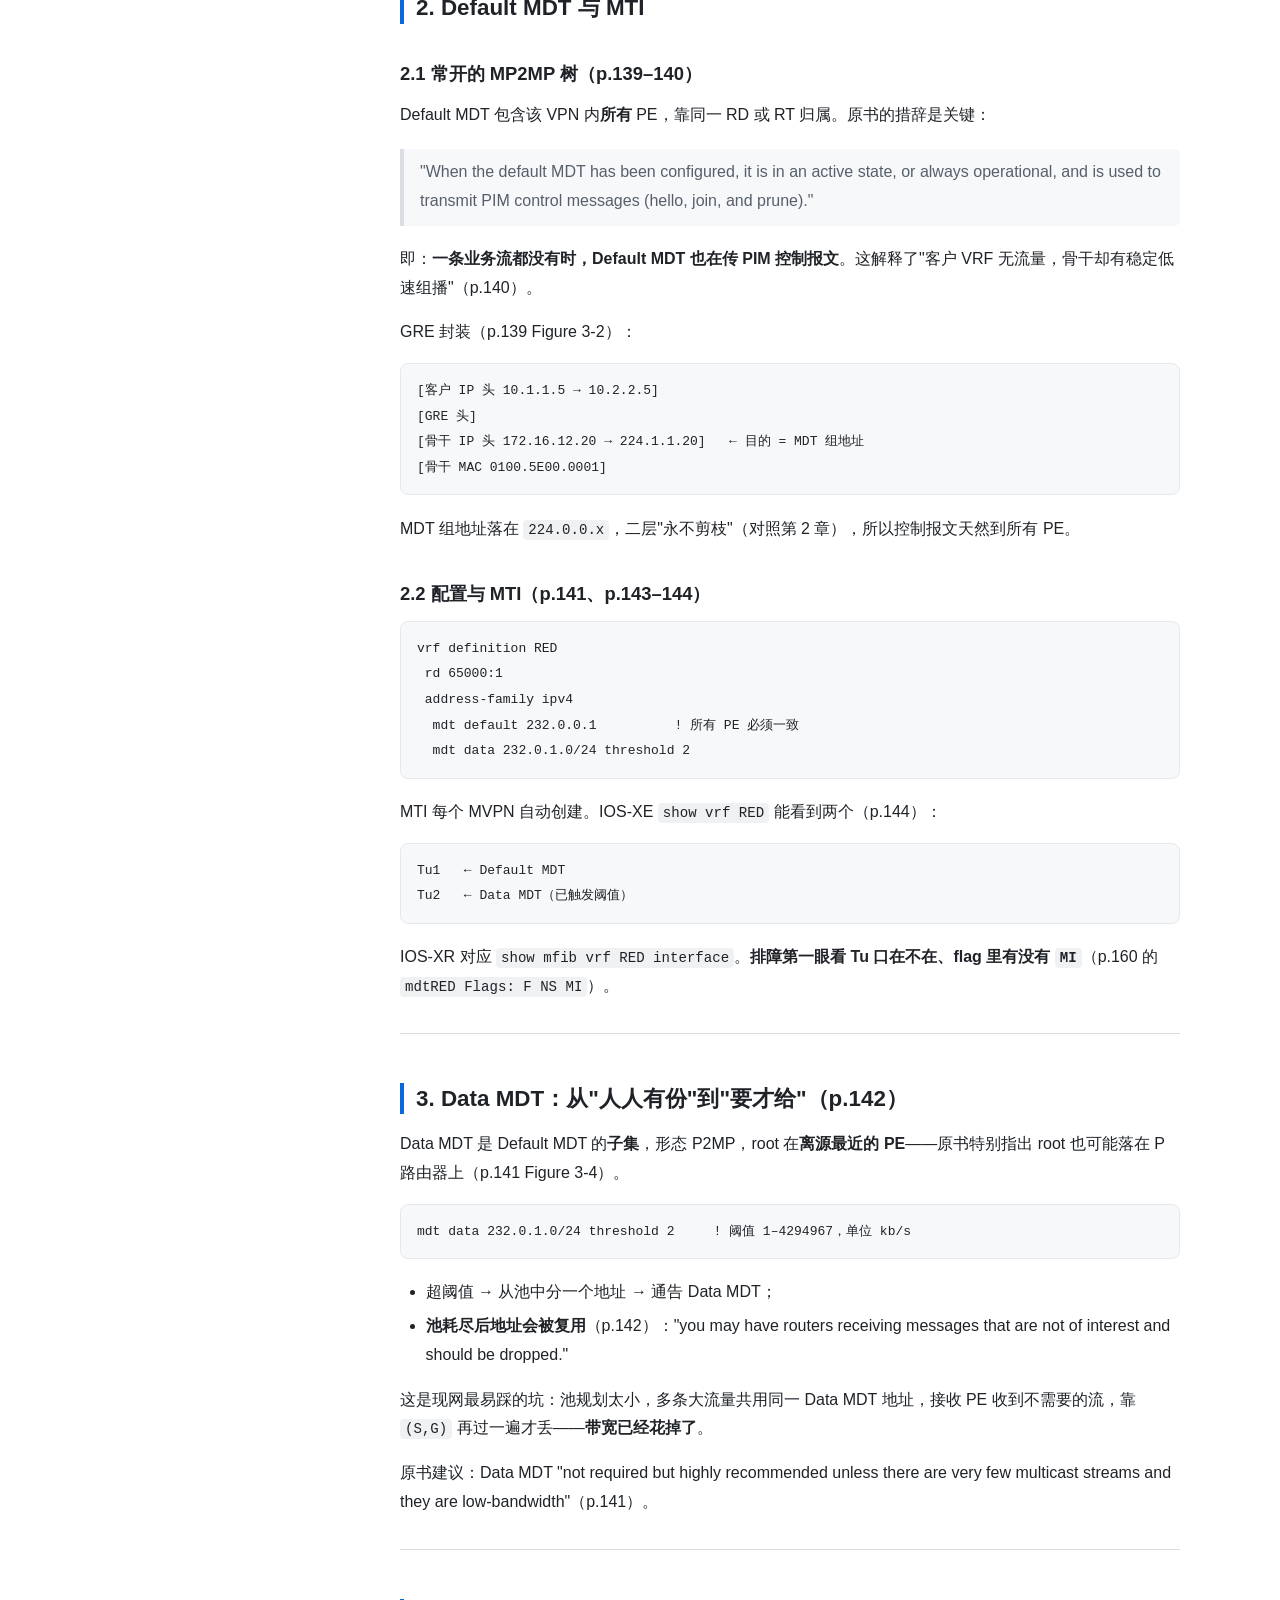
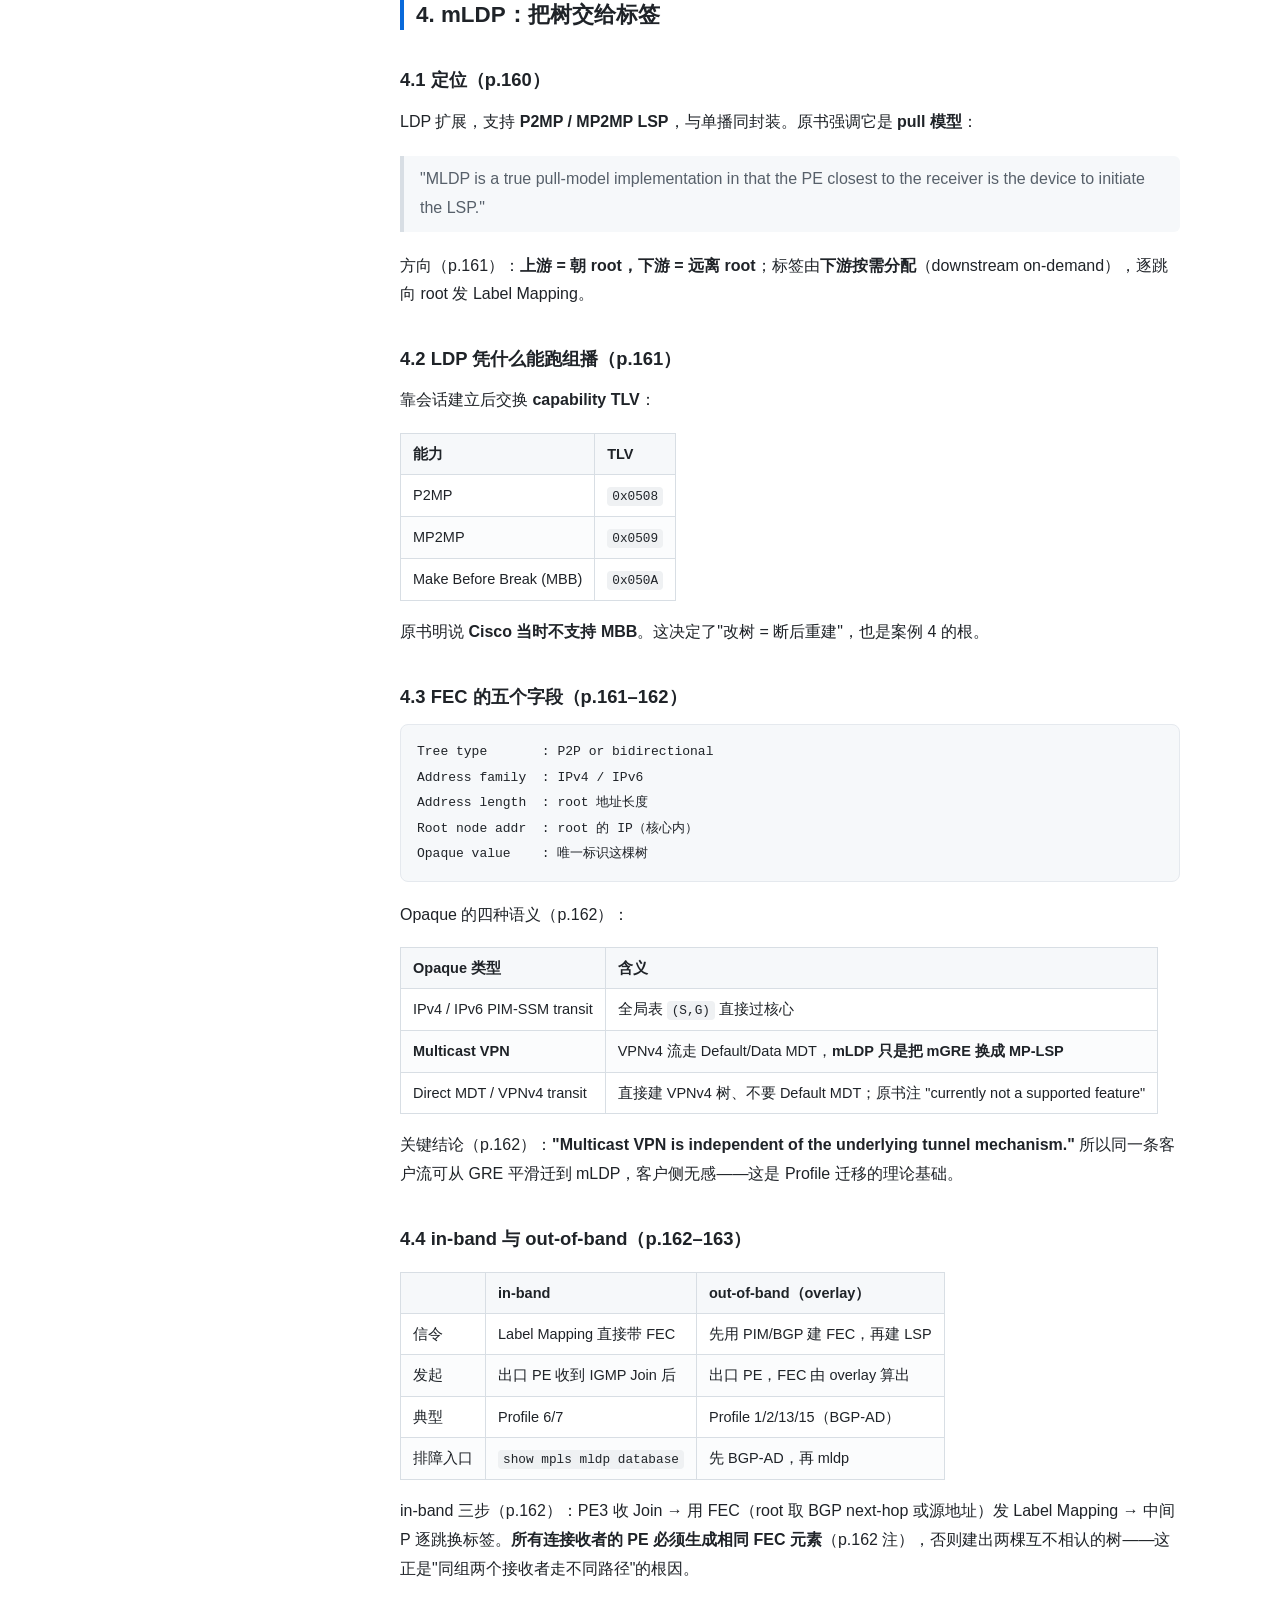
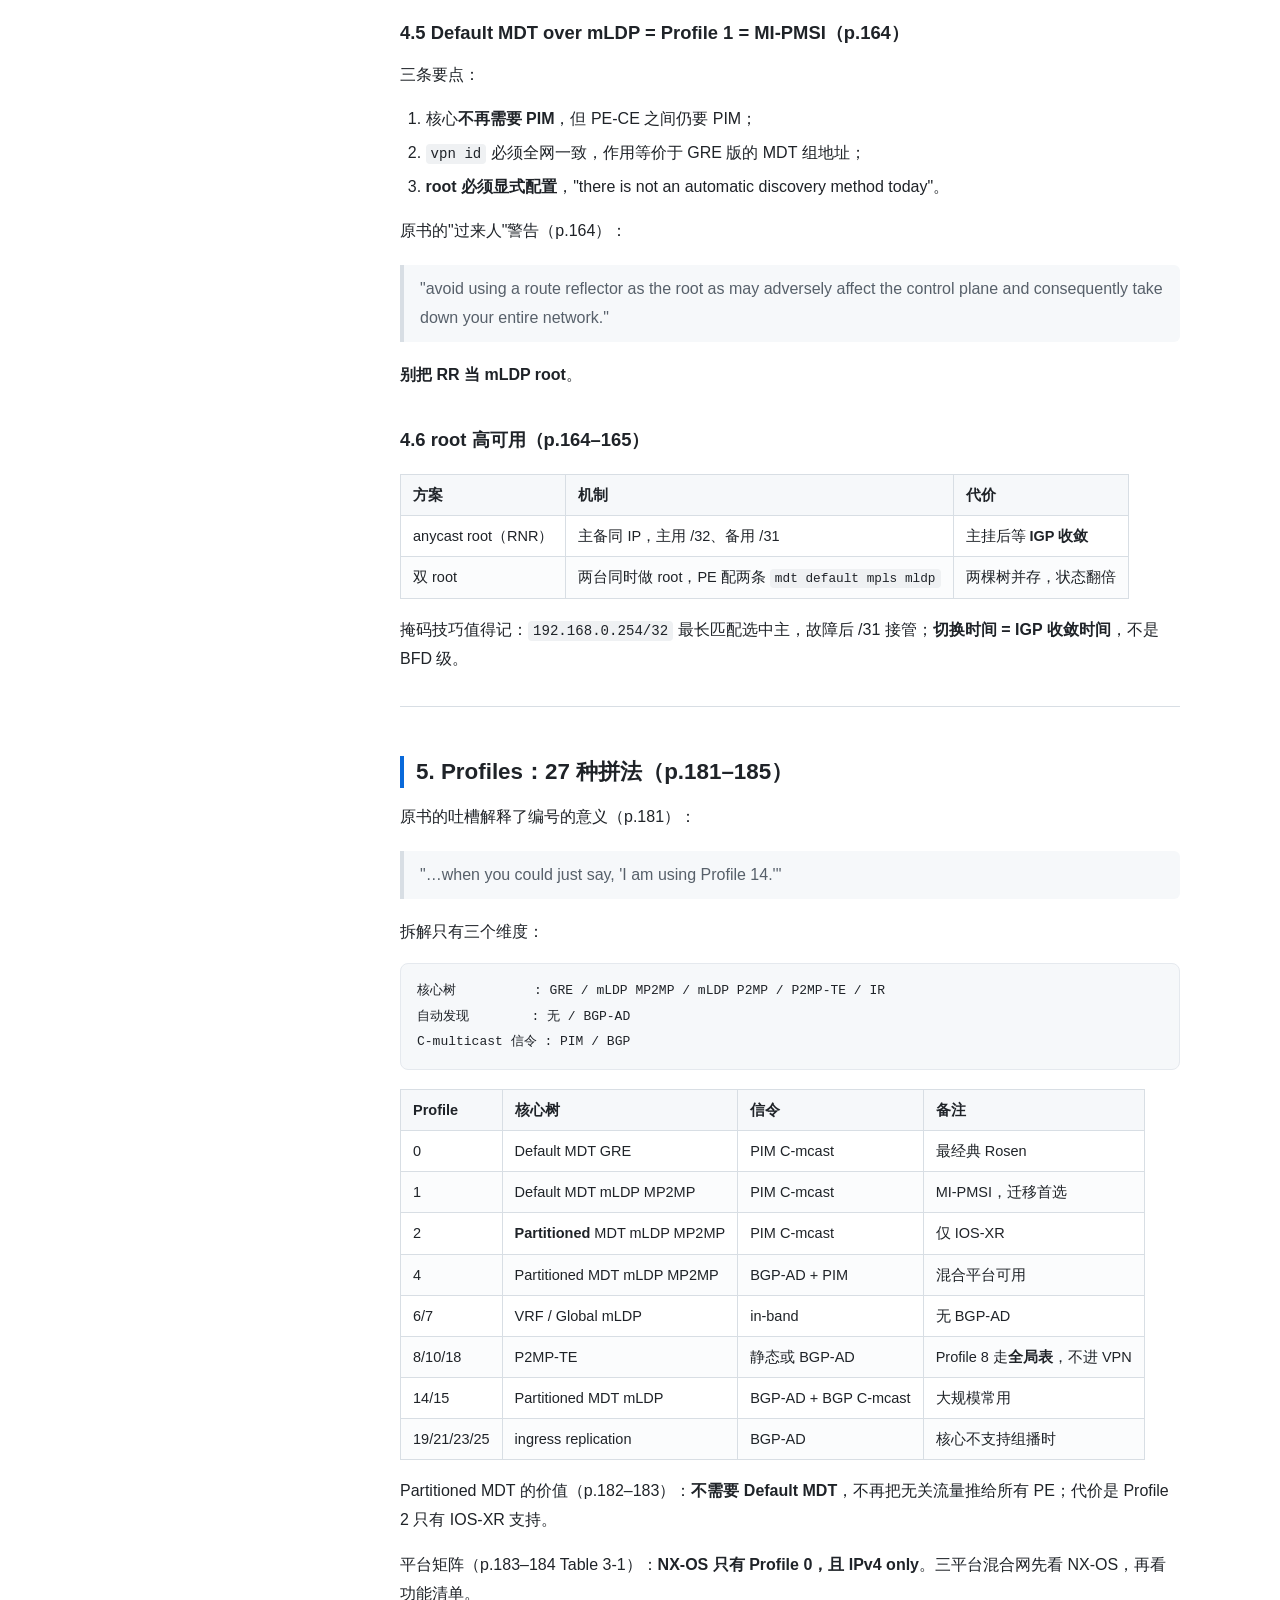
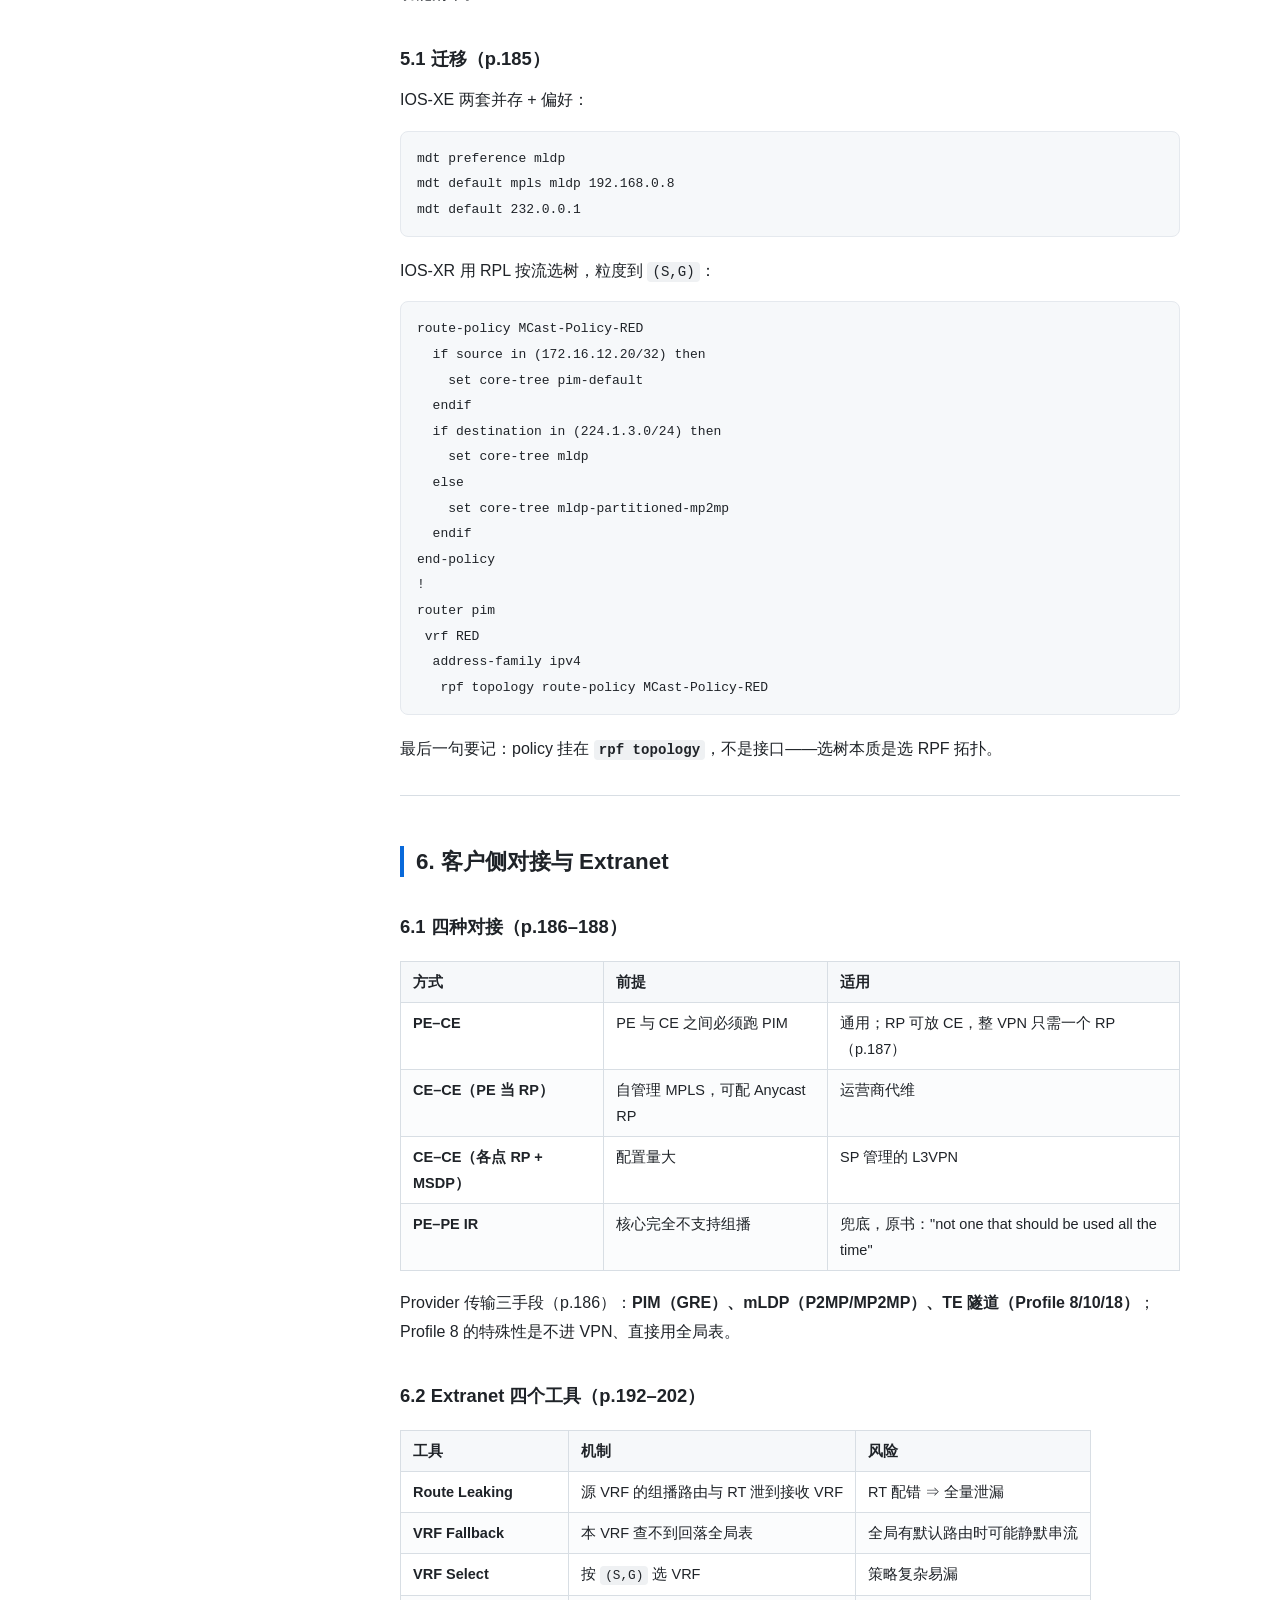
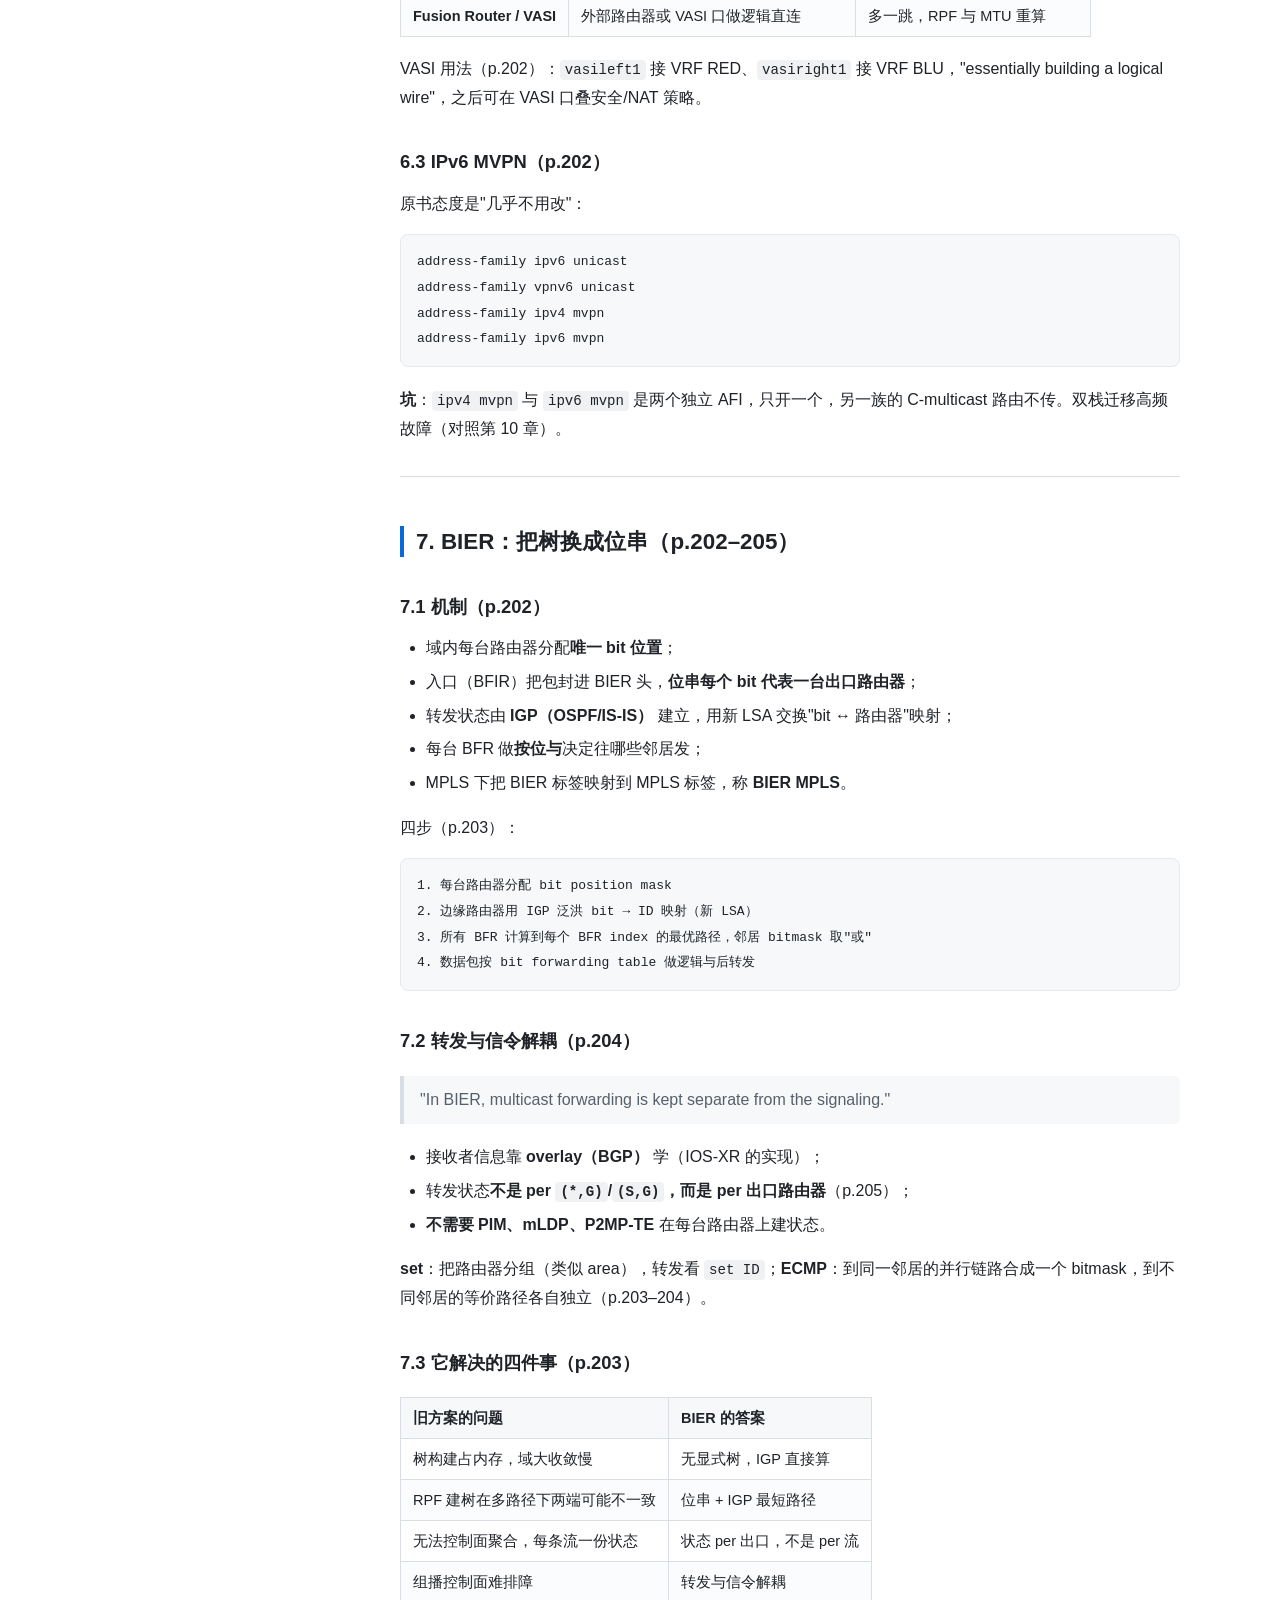
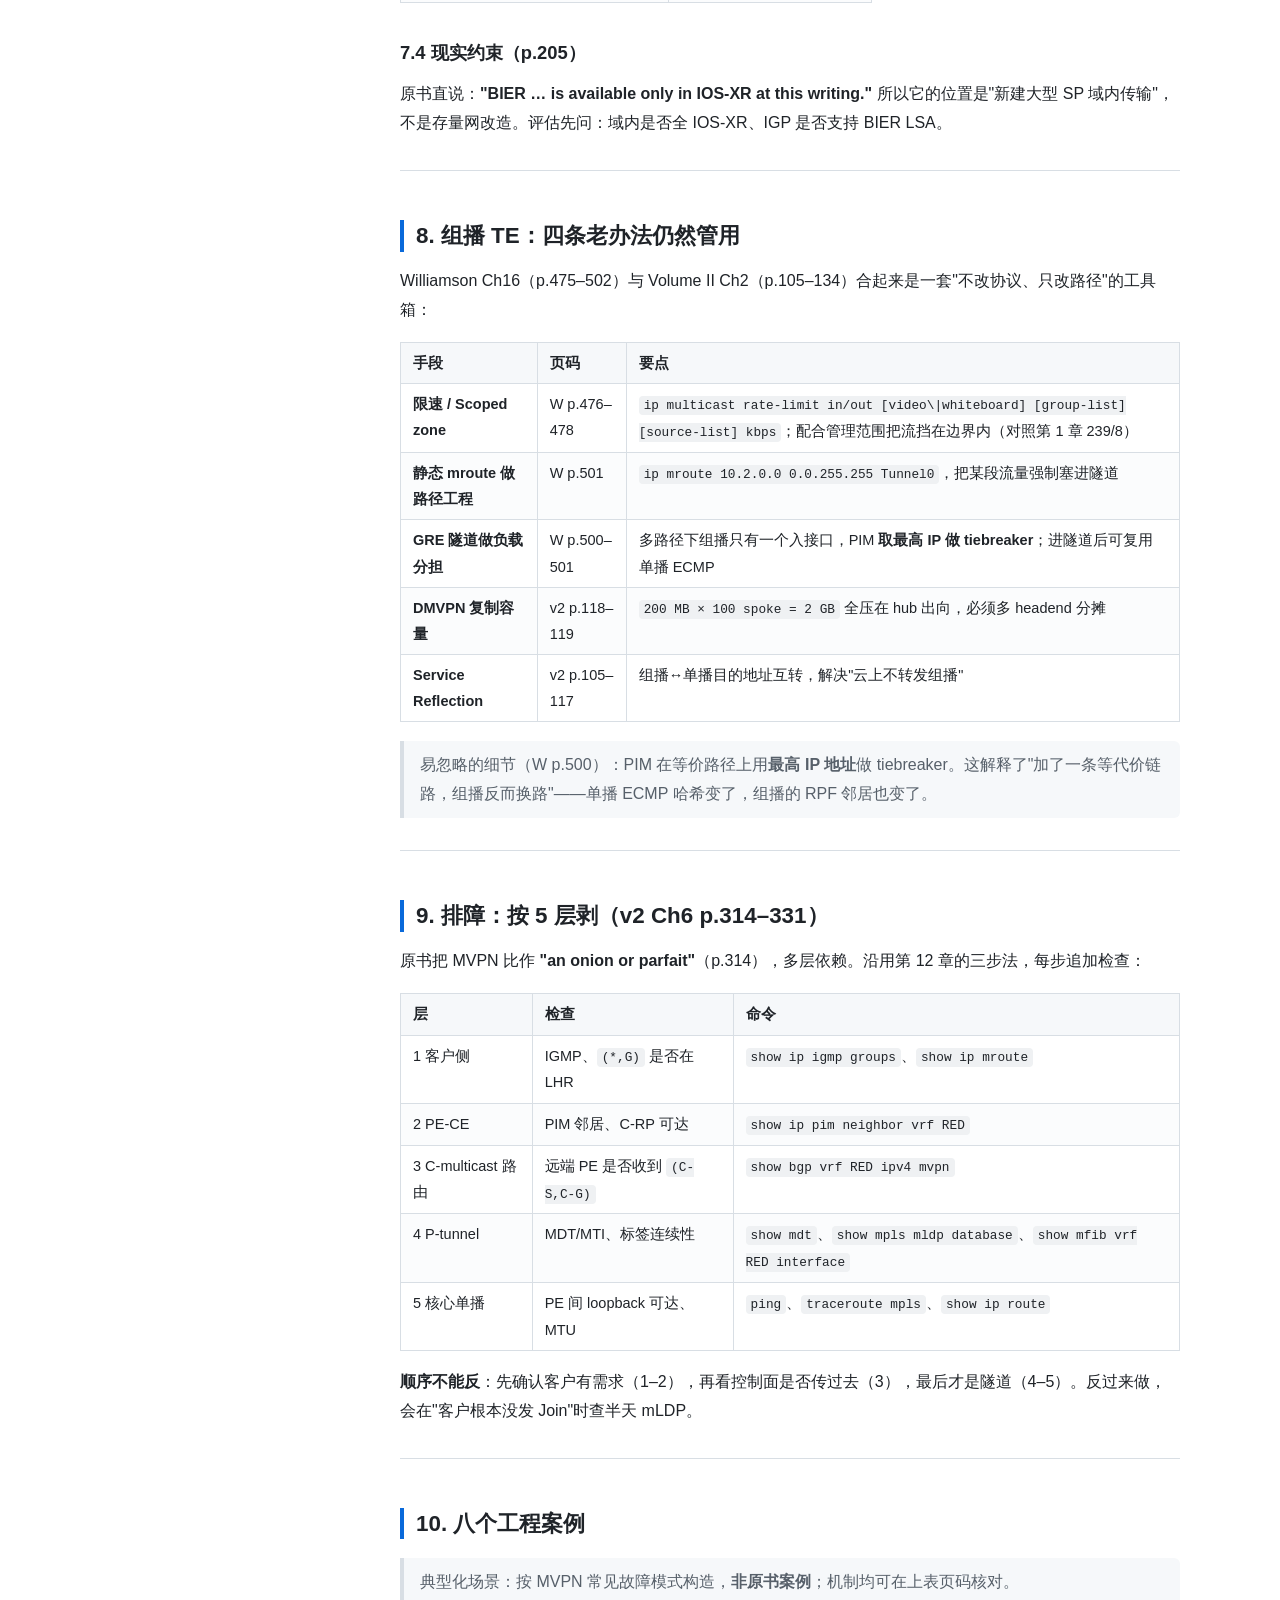
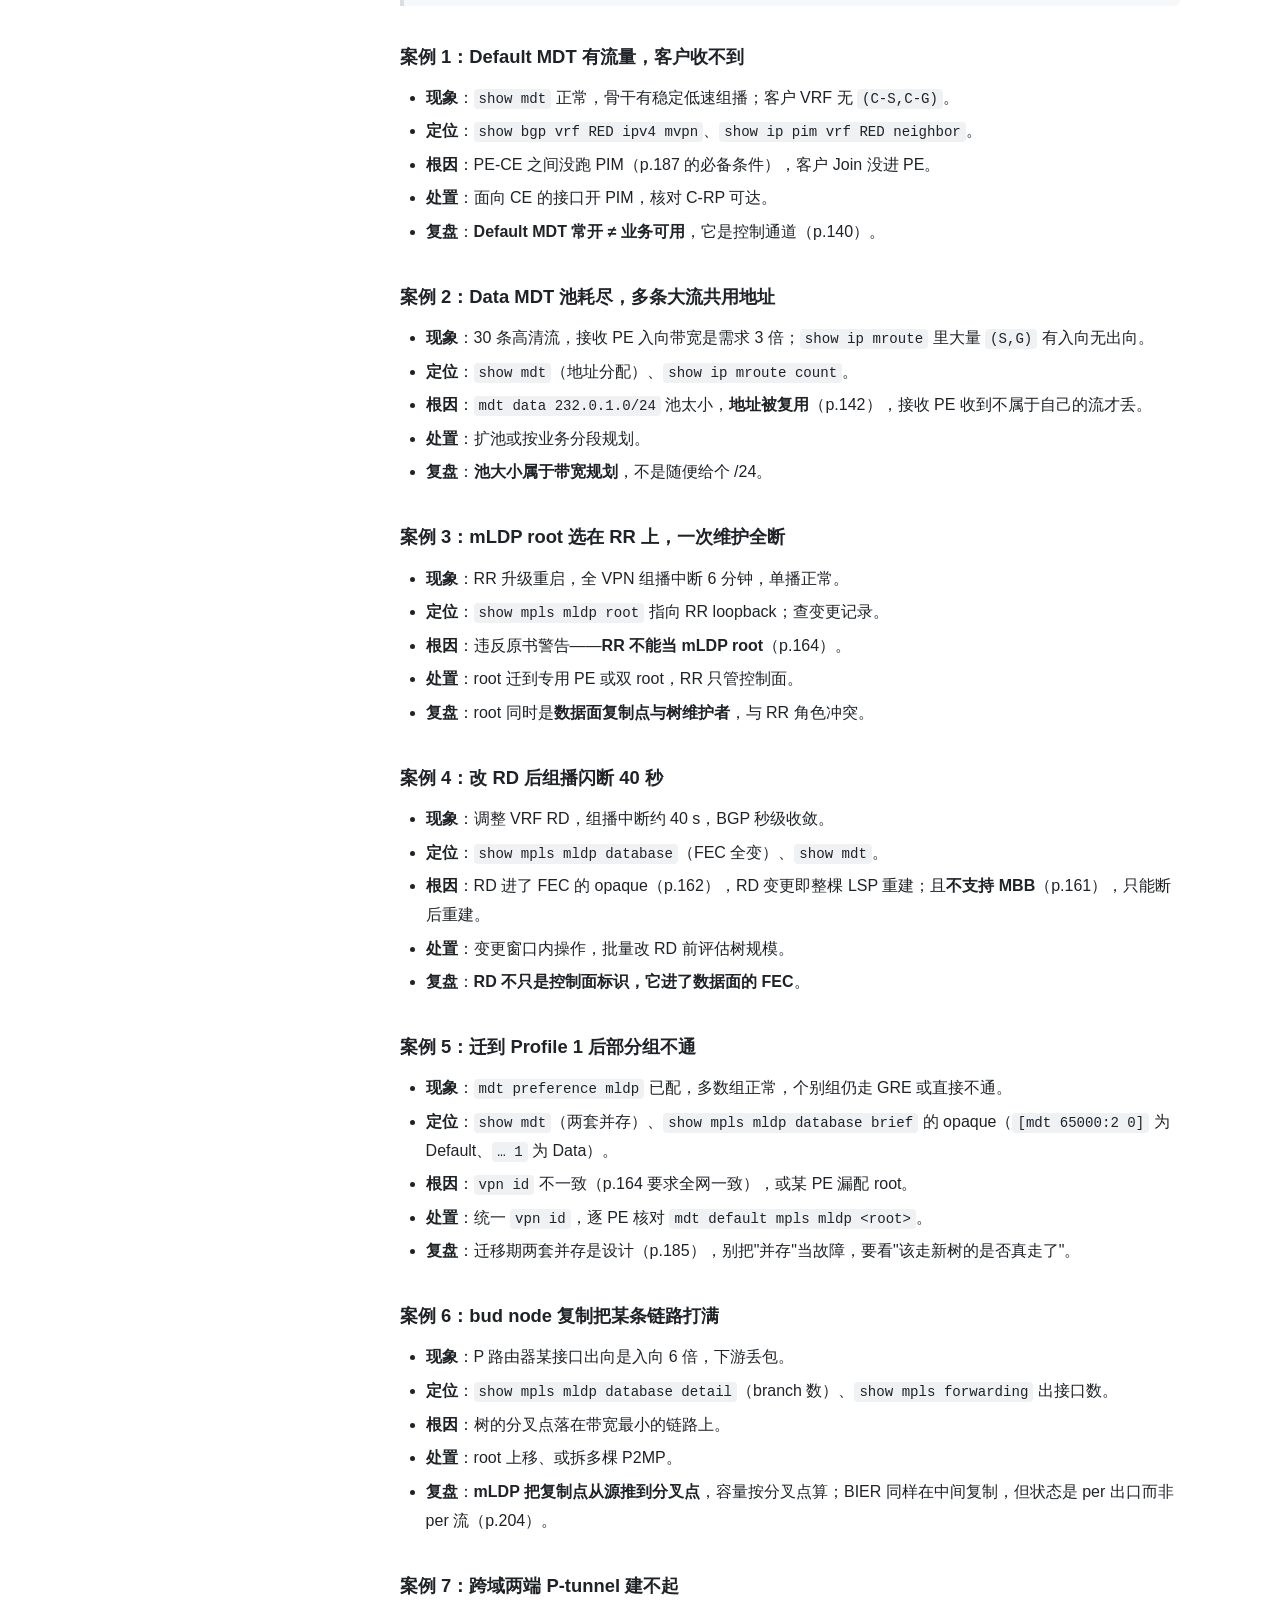
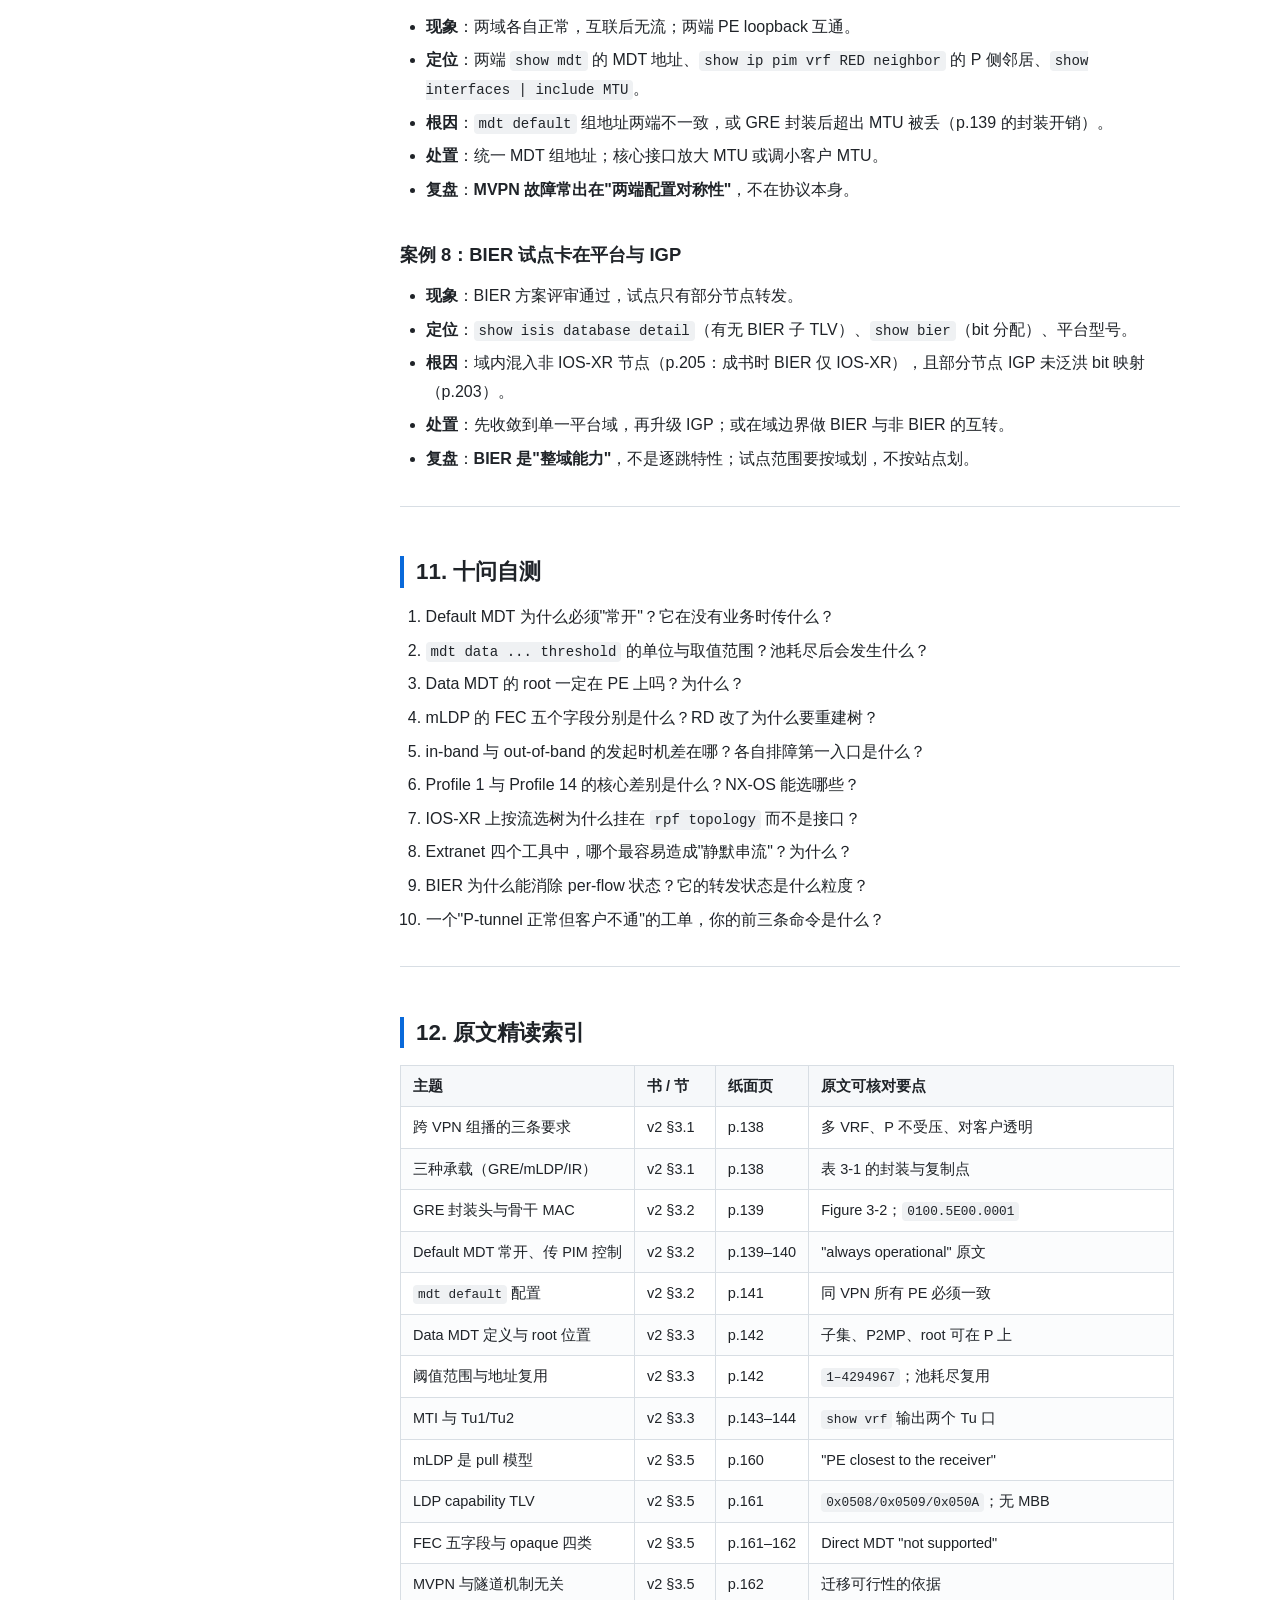
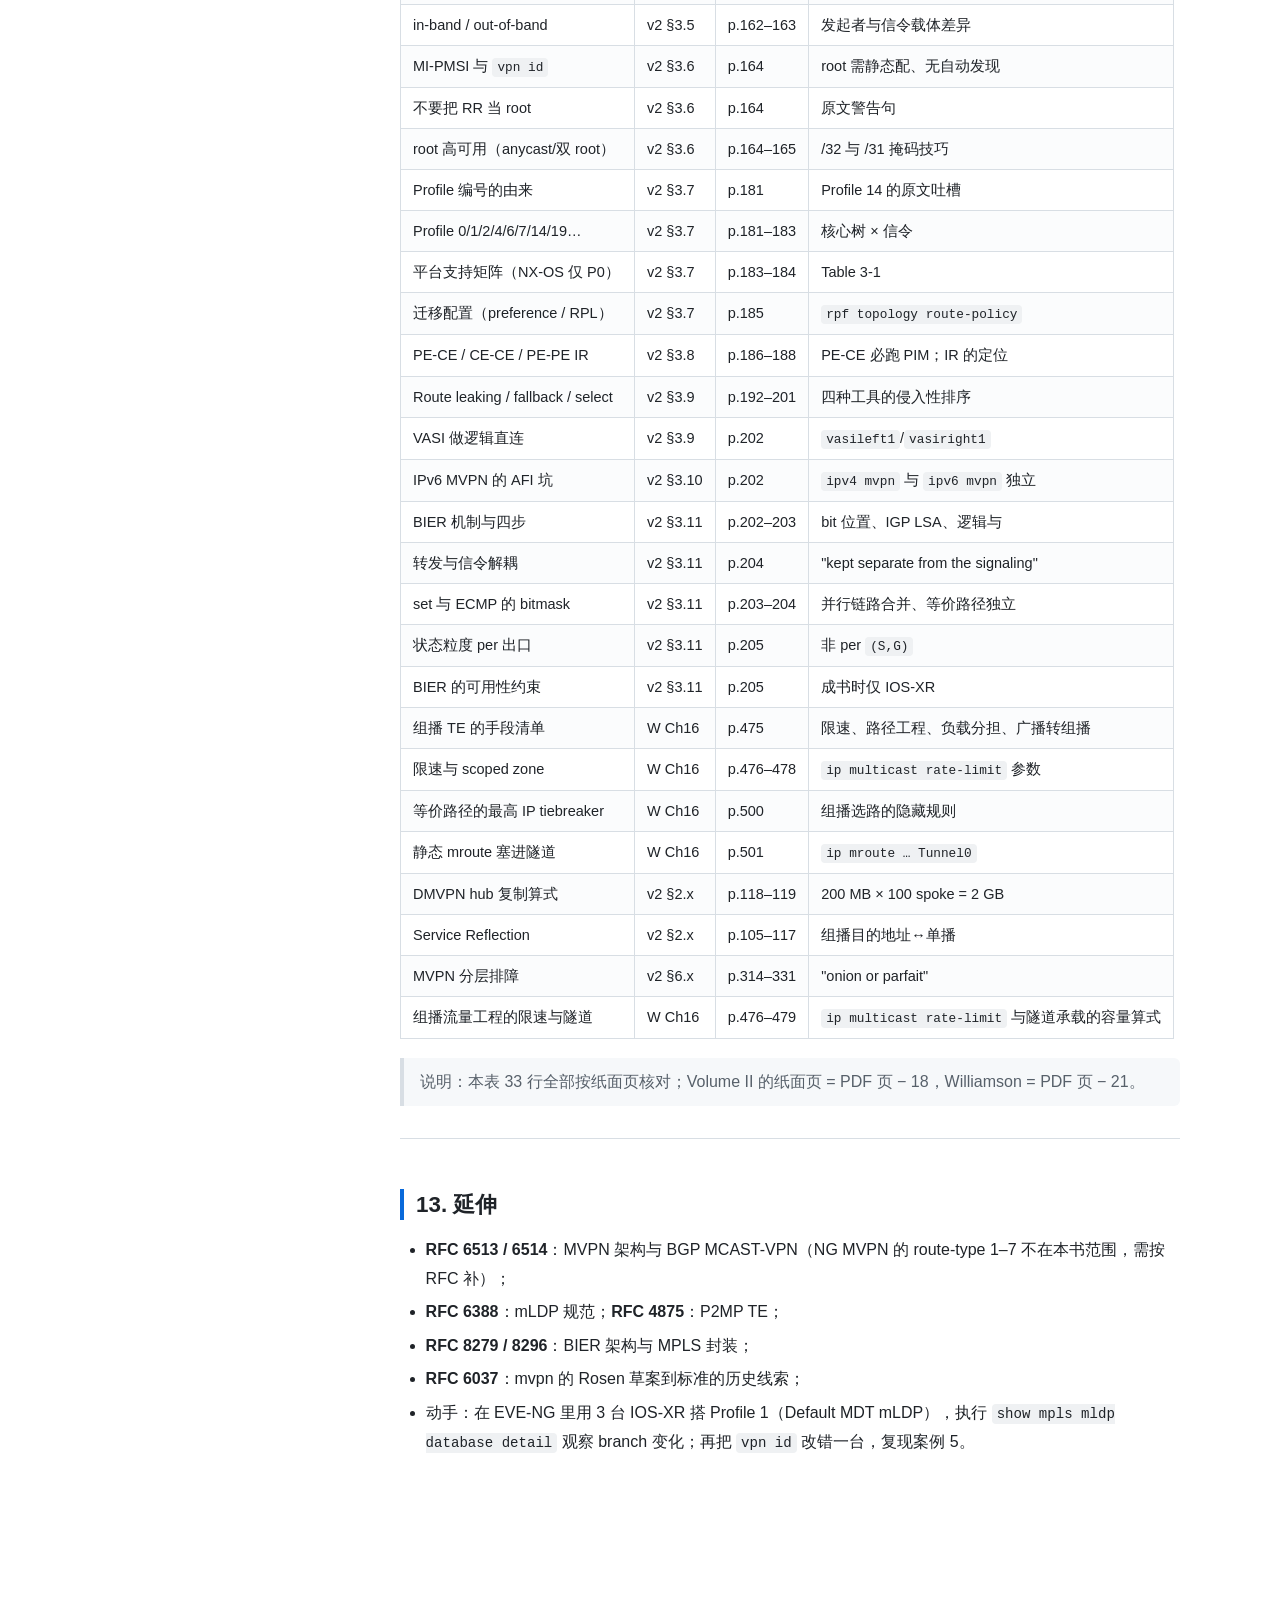
<file: chapters/ch08-mvpn-scale.html>
<!DOCTYPE html>
<html lang="zh-CN">
<head>
<meta charset="utf-8">
<meta name="viewport" content="width=device-width, initial-scale=1">
<title>第 8 章 · MVPN / mLDP / BIER · IP 组播学习路线</title>
<meta name="description" content="IP 组播学习路线：四阶段十二章精读笔记，96 个生产案例，16 张 SVG 拓扑图。">
<link rel="icon" href="data:image/svg+xml,<svg xmlns='http://www.w3.org/2000/svg' viewBox='0 0 32 32'><rect width='32' height='32' rx='6' fill='%230969da'/><circle cx='16' cy='16' r='4' fill='white'/><circle cx='16' cy='6' r='2.6' fill='white'/><circle cx='25' cy='21' r='2.6' fill='white'/><circle cx='7' cy='21' r='2.6' fill='white'/><path d='M16 10.6V8.6M18.9 17.6l3.4 2M13.1 17.6l-3.4 2' stroke='white' stroke-width='1.6'/></svg>">
<link rel="stylesheet" href="../assets/css/site.css">
<script>
/* 尽早写入主题，避免刷新时闪白 */
(function () {
  var saved = null;
  try { saved = localStorage.getItem('mc-theme'); } catch (e) {}
  var dark = window.matchMedia && window.matchMedia('(prefers-color-scheme: dark)').matches;
  document.documentElement.setAttribute('data-theme', saved || (dark ? 'dark' : 'light'));
})();
</script>
</head>
<body>
<div class="progress" id="progress"></div>
<input type="checkbox" id="nav-toggle" hidden>
<label for="nav-toggle" class="nav-toggle-btn">☰ 目录</label>

<button type="button" class="theme-toggle floating" data-theme-toggle aria-label="切换深色/浅色主题" title="切换深色/浅色主题">
  <span class="theme-icon" aria-hidden="true">◐</span><span class="theme-text">深色</span>
</button>

<aside class="sidebar">
  <div class="brand">
    <div class="brand-row">
      <a href="../index.html">IP 组播学习路线<span>精读笔记 · 四阶段十二章</span></a>
      <button type="button" class="theme-toggle" data-theme-toggle aria-label="切换深色/浅色主题" title="切换深色/浅色主题">
        <span class="theme-icon" aria-hidden="true">◐</span><span class="theme-text">深色</span>
      </button>
    </div>
    <div class="search-wrap">
      <input type="search" id="nav-search" placeholder="搜索章节…" autocomplete="off" aria-label="搜索章节">
    </div>
  </div>

  <nav class="nav">
    <details class="group" id="page-toc-group" open>
      <summary>本页目录</summary>
      <ul class="toc" id="toc-list"></ul>
    </details>

    <details class="group" id="home-group" open>
      <summary>首页</summary>
      <ul><li><a href="../index.html" data-path="index.html">学习路线总览</a></li></ul>
    </details>
    <details class="group part" data-part="阶段一" open>
      <summary>阶段一 · 地基</summary>
      <ul>
        <li><a href="../chapters/ch01-basics.html" data-path="chapters/ch01-basics.html">第 1 章 · 基础模型与地址体系</a></li>
        <li><a href="../chapters/ch02-igmp-l2.html" data-path="chapters/ch02-igmp-l2.html">第 2 章 · IGMP 与二层组播</a></li>
      </ul>
    </details>
    <details class="group part" data-part="阶段二" open>
      <summary>阶段二 · 协议核心</summary>
      <ul>
        <li><a href="../chapters/ch03-rpf-pim-basics.html" data-path="chapters/ch03-rpf-pim-basics.html">第 3 章 · RPF 与 PIM 通用机制</a></li>
        <li><a href="../chapters/ch04-pim-dm.html" data-path="chapters/ch04-pim-dm.html">第 4 章 · PIM-DM 与 PIM-SDM</a></li>
        <li><a href="../chapters/ch05-pim-sm-rp.html" data-path="chapters/ch05-pim-sm-rp.html">第 5 章 · PIM-SM 与 RP 发现</a></li>
        <li><a href="../chapters/ch06-ssm-bidir.html" data-path="chapters/ch06-ssm-bidir.html">第 6 章 · SSM 与 BIDIR-PIM</a></li>
      </ul>
    </details>
    <details class="group part" data-part="阶段三" open>
      <summary>阶段三 · 域间与规模化</summary>
      <ul>
        <li><a href="../chapters/ch07-msdp-mbgp.html" data-path="chapters/ch07-msdp-mbgp.html">第 7 章 · MSDP 与 MBGP 域间组播</a></li>
        <li><a href="../chapters/ch08-mvpn-scale.html" data-path="chapters/ch08-mvpn-scale.html" active>第 8 章 · MVPN / mLDP / BIER</a></li>
      </ul>
    </details>
    <details class="group part" data-part="阶段四" open>
      <summary>阶段四 · 场景实战</summary>
      <ul>
        <li><a href="../chapters/ch09-datacenter-cloud.html" data-path="chapters/ch09-datacenter-cloud.html">第 9 章 · 数据中心与云中的组播</a></li>
        <li><a href="../chapters/ch10-ipv6-multicast.html" data-path="chapters/ch10-ipv6-multicast.html">第 10 章 · IPv6 组播</a></li>
        <li><a href="../chapters/ch11-security.html" data-path="chapters/ch11-security.html">第 11 章 · 组播安全与过滤</a></li>
        <li><a href="../chapters/ch12-troubleshooting.html" data-path="chapters/ch12-troubleshooting.html">第 12 章 · 排障方法论</a></li>
      </ul>
    </details>
  </nav>
</aside>

<label for="nav-toggle" class="backdrop"></label>

<main class="main">
  <article class="content">
<h1 id="8-mvpnmldpbier-te">第 8 章 大规模组播：MVPN、mLDP、BIER 与组播 TE</h1>
<blockquote>
<p>精读来源：<strong>Volume II Ch3「Multicast MPLS VPNs」p.137–205 逐节通读</strong>（MDT/MTI、Data MDT、mLDP、Profiles、Provider Transport、Extranet VPN、IPv6 MVPN、BIER）、<strong>Ch2 p.105–134</strong>（Service Reflection、DMVPN 复制容量、组播 TE）、<strong>Ch6 p.314–331</strong>（MVPN 分层排障）、<strong>Williamson Ch16 p.475–500</strong>（限速、路径工程、GRE 负载分担）
纠正上一版：旧版写"四本原书均未系统覆盖 mVPN/mLDP"，<strong>这句是错的</strong>。Volume II Ch3 用 68 页从 draft Rosen 讲到 Profile 26、再到 BIER。本章据此重写，索引表每行都能翻到纸面页。</p>
</blockquote>
<h2 id="_1">学习目标</h2>
<ol>
<li>说清运营商为什么不在骨干里为每个客户跑 PIM；</li>
<li>分清 Default MDT 与 Data MDT 的分工，知道地址池耗尽后会发生什么；</li>
<li>讲清 mLDP 的 FEC 装了什么，in-band 与 out-of-band 差在哪；</li>
<li>看懂 Profile 编号（0/1/2/14…）是"核心树 × 信令"两个维度的拼法；</li>
<li>说清 PE-CE、CE-CE、PE-PE ingress replication 的取舍；</li>
<li>解释 BIER 为什么不需要 PIM/mLDP/RSVP-TE；</li>
<li>把"P-tunnel 通、客户不通"按 5 层拆开定位。</li>
</ol>
<hr />
<h2 id="1-pim">1. 为什么骨干不跑客户的 PIM</h2>
<p>跨 MPLS VPN 传组播，核心要满足三条（v2 p.138）：支持多 VRF（地址可重叠）、不压垮 P 路由器、对客户透明。原书给的承载只有三类：</p>
<table>
<thead>
<tr>
<th>承载</th>
<th>封装</th>
<th>谁复制</th>
<th>特征</th>
</tr>
</thead>
<tbody>
<tr>
<td><strong>GRE</strong></td>
<td>IP-in-IP + GRE</td>
<td>上游 PE，mGRE 天然全互联</td>
<td>最早最广，Profile 0</td>
</tr>
<tr>
<td><strong>mLDP</strong></td>
<td>MPLS 标签（P2MP/MP2MP LSP）</td>
<td>LSP 分叉点（bud node）</td>
<td>与单播同套转发，P 上不跑 PIM</td>
</tr>
<tr>
<td><strong>ingress replication</strong></td>
<td>单播隧道</td>
<td>入口 PE 逐份复制</td>
<td>核心不支持组播时兜底</td>
</tr>
</tbody>
</table>
<p>三者不是演进替代，而是<strong>同网按流共存</strong>（Profile 19/21/23/25 就是 IR）。</p>
<p><img alt="MVPN 的 Default MDT 与 Data MDT" src="../diagrams/d13-mvpn.svg" /></p>
<hr />
<h2 id="2-default-mdt-mti">2. Default MDT 与 MTI</h2>
<h3 id="21-mp2mp-p139140">2.1 常开的 MP2MP 树（p.139–140）</h3>
<p>Default MDT 包含该 VPN 内<strong>所有</strong> PE，靠同一 RD 或 RT 归属。原书的措辞是关键：</p>
<blockquote>
<p>"When the default MDT has been configured, it is in an active state, or always operational, and is used to transmit PIM control messages (hello, join, and prune)."</p>
</blockquote>
<p>即：<strong>一条业务流都没有时，Default MDT 也在传 PIM 控制报文</strong>。这解释了"客户 VRF 无流量，骨干却有稳定低速组播"（p.140）。</p>
<p>GRE 封装（p.139 Figure 3-2）：</p>
<div class="codehilite"><pre><span></span><code>[客户 IP 头 10.1.1.5 → 10.2.2.5]
[GRE 头]
[骨干 IP 头 172.16.12.20 → 224.1.1.20]   ← 目的 = MDT 组地址
[骨干 MAC 0100.5E00.0001]
</code></pre></div>

<p>MDT 组地址落在 <code>224.0.0.x</code>，二层"永不剪枝"（对照第 2 章），所以控制报文天然到所有 PE。</p>
<h3 id="22-mtip141p143144">2.2 配置与 MTI（p.141、p.143–144）</h3>
<div class="codehilite"><pre><span></span><code>vrf definition RED
 rd 65000:1
 address-family ipv4
  mdt default 232.0.0.1          ! 所有 PE 必须一致
  mdt data 232.0.1.0/24 threshold 2
</code></pre></div>

<p>MTI 每个 MVPN 自动创建。IOS-XE <code>show vrf RED</code> 能看到两个（p.144）：</p>
<div class="codehilite"><pre><span></span><code>Tu1   ← Default MDT
Tu2   ← Data MDT（已触发阈值）
</code></pre></div>

<p>IOS-XR 对应 <code>show mfib vrf RED interface</code>。<strong>排障第一眼看 Tu 口在不在、flag 里有没有 <code>MI</code></strong>（p.160 的 <code>mdtRED Flags: F NS MI</code>）。</p>
<hr />
<h2 id="3-data-mdtp142">3. Data MDT：从"人人有份"到"要才给"（p.142）</h2>
<p>Data MDT 是 Default MDT 的<strong>子集</strong>，形态 P2MP，root 在<strong>离源最近的 PE</strong>——原书特别指出 root 也可能落在 P 路由器上（p.141 Figure 3-4）。</p>
<div class="codehilite"><pre><span></span><code>mdt data 232.0.1.0/24 threshold 2     ! 阈值 1–4294967，单位 kb/s
</code></pre></div>

<ul>
<li>超阈值 → 从池中分一个地址 → 通告 Data MDT；</li>
<li><strong>池耗尽后地址会被复用</strong>（p.142）："you may have routers receiving messages that are not of interest and should be dropped."</li>
</ul>
<p>这是现网最易踩的坑：池规划太小，多条大流量共用同一 Data MDT 地址，接收 PE 收到不需要的流，靠 <code>(S,G)</code> 再过一遍才丢——<strong>带宽已经花掉了</strong>。</p>
<p>原书建议：Data MDT "not required but highly recommended unless there are very few multicast streams and they are low-bandwidth"（p.141）。</p>
<hr />
<h2 id="4-mldp">4. mLDP：把树交给标签</h2>
<h3 id="41-p160">4.1 定位（p.160）</h3>
<p>LDP 扩展，支持 <strong>P2MP / MP2MP LSP</strong>，与单播同封装。原书强调它是 <strong>pull 模型</strong>：</p>
<blockquote>
<p>"MLDP is a true pull-model implementation in that the PE closest to the receiver is the device to initiate the LSP."</p>
</blockquote>
<p>方向（p.161）：<strong>上游 = 朝 root，下游 = 远离 root</strong>；标签由<strong>下游按需分配</strong>（downstream on-demand），逐跳向 root 发 Label Mapping。</p>
<h3 id="42-ldp-p161">4.2 LDP 凭什么能跑组播（p.161）</h3>
<p>靠会话建立后交换 <strong>capability TLV</strong>：</p>
<table>
<thead>
<tr>
<th>能力</th>
<th>TLV</th>
</tr>
</thead>
<tbody>
<tr>
<td>P2MP</td>
<td><code>0x0508</code></td>
</tr>
<tr>
<td>MP2MP</td>
<td><code>0x0509</code></td>
</tr>
<tr>
<td>Make Before Break (MBB)</td>
<td><code>0x050A</code></td>
</tr>
</tbody>
</table>
<p>原书明说 <strong>Cisco 当时不支持 MBB</strong>。这决定了"改树 = 断后重建"，也是案例 4 的根。</p>
<h3 id="43-fec-p161162">4.3 FEC 的五个字段（p.161–162）</h3>
<div class="codehilite"><pre><span></span><code>Tree type       : P2P or bidirectional
Address family  : IPv4 / IPv6
Address length  : root 地址长度
Root node addr  : root 的 IP（核心内）
Opaque value    : 唯一标识这棵树
</code></pre></div>

<p>Opaque 的四种语义（p.162）：</p>
<table>
<thead>
<tr>
<th>Opaque 类型</th>
<th>含义</th>
</tr>
</thead>
<tbody>
<tr>
<td>IPv4 / IPv6 PIM-SSM transit</td>
<td>全局表 <code>(S,G)</code> 直接过核心</td>
</tr>
<tr>
<td><strong>Multicast VPN</strong></td>
<td>VPNv4 流走 Default/Data MDT，<strong>mLDP 只是把 mGRE 换成 MP-LSP</strong></td>
</tr>
<tr>
<td>Direct MDT / VPNv4 transit</td>
<td>直接建 VPNv4 树、不要 Default MDT；原书注 "currently not a supported feature"</td>
</tr>
</tbody>
</table>
<p>关键结论（p.162）：<strong>"Multicast VPN is independent of the underlying tunnel mechanism."</strong> 所以同一条客户流可从 GRE 平滑迁到 mLDP，客户侧无感——这是 Profile 迁移的理论基础。</p>
<h3 id="44-in-band-out-of-bandp162163">4.4 in-band 与 out-of-band（p.162–163）</h3>
<table>
<thead>
<tr>
<th></th>
<th>in-band</th>
<th>out-of-band（overlay）</th>
</tr>
</thead>
<tbody>
<tr>
<td>信令</td>
<td>Label Mapping 直接带 FEC</td>
<td>先用 PIM/BGP 建 FEC，再建 LSP</td>
</tr>
<tr>
<td>发起</td>
<td>出口 PE 收到 IGMP Join 后</td>
<td>出口 PE，FEC 由 overlay 算出</td>
</tr>
<tr>
<td>典型</td>
<td>Profile 6/7</td>
<td>Profile 1/2/13/15（BGP-AD）</td>
</tr>
<tr>
<td>排障入口</td>
<td><code>show mpls mldp database</code></td>
<td>先 BGP-AD，再 mldp</td>
</tr>
</tbody>
</table>
<p>in-band 三步（p.162）：PE3 收 Join → 用 FEC（root 取 BGP next-hop 或源地址）发 Label Mapping → 中间 P 逐跳换标签。<strong>所有连接收者的 PE 必须生成相同 FEC 元素</strong>（p.162 注），否则建出两棵互不相认的树——这正是"同组两个接收者走不同路径"的根因。</p>
<h3 id="45-default-mdt-over-mldp-profile-1-mi-pmsip164">4.5 Default MDT over mLDP = Profile 1 = MI-PMSI（p.164）</h3>
<p>三条要点：</p>
<ol>
<li>核心<strong>不再需要 PIM</strong>，但 PE-CE 之间仍要 PIM；</li>
<li><code>vpn id</code> 必须全网一致，作用等价于 GRE 版的 MDT 组地址；</li>
<li><strong>root 必须显式配置</strong>，"there is not an automatic discovery method today"。</li>
</ol>
<p>原书的"过来人"警告（p.164）：</p>
<blockquote>
<p>"avoid using a route reflector as the root as may adversely affect the control plane and consequently take down your entire network."</p>
</blockquote>
<p><strong>别把 RR 当 mLDP root</strong>。</p>
<h3 id="46-root-p164165">4.6 root 高可用（p.164–165）</h3>
<table>
<thead>
<tr>
<th>方案</th>
<th>机制</th>
<th>代价</th>
</tr>
</thead>
<tbody>
<tr>
<td>anycast root（RNR）</td>
<td>主备同 IP，主用 /32、备用 /31</td>
<td>主挂后等 <strong>IGP 收敛</strong></td>
</tr>
<tr>
<td>双 root</td>
<td>两台同时做 root，PE 配两条 <code>mdt default mpls mldp</code></td>
<td>两棵树并存，状态翻倍</td>
</tr>
</tbody>
</table>
<p>掩码技巧值得记：<code>192.168.0.254/32</code> 最长匹配选中主，故障后 /31 接管；<strong>切换时间 = IGP 收敛时间</strong>，不是 BFD 级。</p>
<hr />
<h2 id="5-profiles27-p181185">5. Profiles：27 种拼法（p.181–185）</h2>
<p>原书的吐槽解释了编号的意义（p.181）：</p>
<blockquote>
<p>"…when you could just say, 'I am using Profile 14.'"</p>
</blockquote>
<p>拆解只有三个维度：</p>
<div class="codehilite"><pre><span></span><code>核心树          : GRE / mLDP MP2MP / mLDP P2MP / P2MP-TE / IR
自动发现        : 无 / BGP-AD
C-multicast 信令 : PIM / BGP
</code></pre></div>

<table>
<thead>
<tr>
<th>Profile</th>
<th>核心树</th>
<th>信令</th>
<th>备注</th>
</tr>
</thead>
<tbody>
<tr>
<td>0</td>
<td>Default MDT GRE</td>
<td>PIM C-mcast</td>
<td>最经典 Rosen</td>
</tr>
<tr>
<td>1</td>
<td>Default MDT mLDP MP2MP</td>
<td>PIM C-mcast</td>
<td>MI-PMSI，迁移首选</td>
</tr>
<tr>
<td>2</td>
<td><strong>Partitioned</strong> MDT mLDP MP2MP</td>
<td>PIM C-mcast</td>
<td>仅 IOS-XR</td>
</tr>
<tr>
<td>4</td>
<td>Partitioned MDT mLDP MP2MP</td>
<td>BGP-AD + PIM</td>
<td>混合平台可用</td>
</tr>
<tr>
<td>6/7</td>
<td>VRF / Global mLDP</td>
<td>in-band</td>
<td>无 BGP-AD</td>
</tr>
<tr>
<td>8/10/18</td>
<td>P2MP-TE</td>
<td>静态或 BGP-AD</td>
<td>Profile 8 走<strong>全局表</strong>，不进 VPN</td>
</tr>
<tr>
<td>14/15</td>
<td>Partitioned MDT mLDP</td>
<td>BGP-AD + BGP C-mcast</td>
<td>大规模常用</td>
</tr>
<tr>
<td>19/21/23/25</td>
<td>ingress replication</td>
<td>BGP-AD</td>
<td>核心不支持组播时</td>
</tr>
</tbody>
</table>
<p>Partitioned MDT 的价值（p.182–183）：<strong>不需要 Default MDT</strong>，不再把无关流量推给所有 PE；代价是 Profile 2 只有 IOS-XR 支持。</p>
<p>平台矩阵（p.183–184 Table 3-1）：<strong>NX-OS 只有 Profile 0，且 IPv4 only</strong>。三平台混合网先看 NX-OS，再看功能清单。</p>
<h3 id="51-p185">5.1 迁移（p.185）</h3>
<p>IOS-XE 两套并存 + 偏好：</p>
<div class="codehilite"><pre><span></span><code>mdt preference mldp
mdt default mpls mldp 192.168.0.8
mdt default 232.0.0.1
</code></pre></div>

<p>IOS-XR 用 RPL 按流选树，粒度到 <code>(S,G)</code>：</p>
<div class="codehilite"><pre><span></span><code>route-policy MCast-Policy-RED
  if source in (172.16.12.20/32) then
    set core-tree pim-default
  endif
  if destination in (224.1.3.0/24) then
    set core-tree mldp
  else
    set core-tree mldp-partitioned-mp2mp
  endif
end-policy
!
router pim
 vrf RED
  address-family ipv4
   rpf topology route-policy MCast-Policy-RED
</code></pre></div>

<p>最后一句要记：policy 挂在 <strong><code>rpf topology</code></strong>，不是接口——选树本质是选 RPF 拓扑。</p>
<hr />
<h2 id="6-extranet">6. 客户侧对接与 Extranet</h2>
<h3 id="61-p186188">6.1 四种对接（p.186–188）</h3>
<table>
<thead>
<tr>
<th>方式</th>
<th>前提</th>
<th>适用</th>
</tr>
</thead>
<tbody>
<tr>
<td><strong>PE–CE</strong></td>
<td>PE 与 CE 之间必须跑 PIM</td>
<td>通用；RP 可放 CE，整 VPN 只需一个 RP（p.187）</td>
</tr>
<tr>
<td><strong>CE–CE（PE 当 RP）</strong></td>
<td>自管理 MPLS，可配 Anycast RP</td>
<td>运营商代维</td>
</tr>
<tr>
<td><strong>CE–CE（各点 RP + MSDP）</strong></td>
<td>配置量大</td>
<td>SP 管理的 L3VPN</td>
</tr>
<tr>
<td><strong>PE–PE IR</strong></td>
<td>核心完全不支持组播</td>
<td>兜底，原书："not one that should be used all the time"</td>
</tr>
</tbody>
</table>
<p>Provider 传输三手段（p.186）：<strong>PIM（GRE）、mLDP（P2MP/MP2MP）、TE 隧道（Profile 8/10/18）</strong>；Profile 8 的特殊性是不进 VPN、直接用全局表。</p>
<h3 id="62-extranet-p192202">6.2 Extranet 四个工具（p.192–202）</h3>
<table>
<thead>
<tr>
<th>工具</th>
<th>机制</th>
<th>风险</th>
</tr>
</thead>
<tbody>
<tr>
<td><strong>Route Leaking</strong></td>
<td>源 VRF 的组播路由与 RT 泄到接收 VRF</td>
<td>RT 配错 ⇒ 全量泄漏</td>
</tr>
<tr>
<td><strong>VRF Fallback</strong></td>
<td>本 VRF 查不到回落全局表</td>
<td>全局有默认路由时可能静默串流</td>
</tr>
<tr>
<td><strong>VRF Select</strong></td>
<td>按 <code>(S,G)</code> 选 VRF</td>
<td>策略复杂易漏</td>
</tr>
<tr>
<td><strong>Fusion Router / VASI</strong></td>
<td>外部路由器或 VASI 口做逻辑直连</td>
<td>多一跳，RPF 与 MTU 重算</td>
</tr>
</tbody>
</table>
<p>VASI 用法（p.202）：<code>vasileft1</code> 接 VRF RED、<code>vasiright1</code> 接 VRF BLU，"essentially building a logical wire"，之后可在 VASI 口叠安全/NAT 策略。</p>
<h3 id="63-ipv6-mvpnp202">6.3 IPv6 MVPN（p.202）</h3>
<p>原书态度是"几乎不用改"：</p>
<div class="codehilite"><pre><span></span><code>address-family ipv6 unicast
address-family vpnv6 unicast
address-family ipv4 mvpn
address-family ipv6 mvpn
</code></pre></div>

<p><strong>坑</strong>：<code>ipv4 mvpn</code> 与 <code>ipv6 mvpn</code> 是两个独立 AFI，只开一个，另一族的 C-multicast 路由不传。双栈迁移高频故障（对照第 10 章）。</p>
<hr />
<h2 id="7-bierp202205">7. BIER：把树换成位串（p.202–205）</h2>
<h3 id="71-p202">7.1 机制（p.202）</h3>
<ul>
<li>域内每台路由器分配<strong>唯一 bit 位置</strong>；</li>
<li>入口（BFIR）把包封进 BIER 头，<strong>位串每个 bit 代表一台出口路由器</strong>；</li>
<li>转发状态由 <strong>IGP（OSPF/IS-IS）</strong> 建立，用新 LSA 交换"bit ↔ 路由器"映射；</li>
<li>每台 BFR 做<strong>按位与</strong>决定往哪些邻居发；</li>
<li>MPLS 下把 BIER 标签映射到 MPLS 标签，称 <strong>BIER MPLS</strong>。</li>
</ul>
<p>四步（p.203）：</p>
<div class="codehilite"><pre><span></span><code>1. 每台路由器分配 bit position mask
2. 边缘路由器用 IGP 泛洪 bit → ID 映射（新 LSA）
3. 所有 BFR 计算到每个 BFR index 的最优路径，邻居 bitmask 取&quot;或&quot;
4. 数据包按 bit forwarding table 做逻辑与后转发
</code></pre></div>

<h3 id="72-p204">7.2 转发与信令解耦（p.204）</h3>
<blockquote>
<p>"In BIER, multicast forwarding is kept separate from the signaling."</p>
</blockquote>
<ul>
<li>接收者信息靠 <strong>overlay（BGP）</strong> 学（IOS-XR 的实现）；</li>
<li>转发状态<strong>不是 per <code>(*,G)</code>/<code>(S,G)</code>，而是 per 出口路由器</strong>（p.205）；</li>
<li><strong>不需要 PIM、mLDP、P2MP-TE</strong> 在每台路由器上建状态。</li>
</ul>
<p><strong>set</strong>：把路由器分组（类似 area），转发看 <code>set ID</code>；<strong>ECMP</strong>：到同一邻居的并行链路合成一个 bitmask，到不同邻居的等价路径各自独立（p.203–204）。</p>
<h3 id="73-p203">7.3 它解决的四件事（p.203）</h3>
<table>
<thead>
<tr>
<th>旧方案的问题</th>
<th>BIER 的答案</th>
</tr>
</thead>
<tbody>
<tr>
<td>树构建占内存，域大收敛慢</td>
<td>无显式树，IGP 直接算</td>
</tr>
<tr>
<td>RPF 建树在多路径下两端可能不一致</td>
<td>位串 + IGP 最短路径</td>
</tr>
<tr>
<td>无法控制面聚合，每条流一份状态</td>
<td>状态 per 出口，不是 per 流</td>
</tr>
<tr>
<td>组播控制面难排障</td>
<td>转发与信令解耦</td>
</tr>
</tbody>
</table>
<h3 id="74-p205">7.4 现实约束（p.205）</h3>
<p>原书直说：<strong>"BIER … is available only in IOS-XR at this writing."</strong> 所以它的位置是"新建大型 SP 域内传输"，不是存量网改造。评估先问：域内是否全 IOS-XR、IGP 是否支持 BIER LSA。</p>
<hr />
<h2 id="8-te">8. 组播 TE：四条老办法仍然管用</h2>
<p>Williamson Ch16（p.475–502）与 Volume II Ch2（p.105–134）合起来是一套"不改协议、只改路径"的工具箱：</p>
<table>
<thead>
<tr>
<th>手段</th>
<th>页码</th>
<th>要点</th>
</tr>
</thead>
<tbody>
<tr>
<td><strong>限速 / Scoped zone</strong></td>
<td>W p.476–478</td>
<td><code>ip multicast rate-limit in/out [video\|whiteboard] [group-list] [source-list] kbps</code>；配合管理范围把流挡在边界内（对照第 1 章 239/8）</td>
</tr>
<tr>
<td><strong>静态 mroute 做路径工程</strong></td>
<td>W p.501</td>
<td><code>ip mroute 10.2.0.0 0.0.255.255 Tunnel0</code>，把某段流量强制塞进隧道</td>
</tr>
<tr>
<td><strong>GRE 隧道做负载分担</strong></td>
<td>W p.500–501</td>
<td>多路径下组播只有一个入接口，PIM <strong>取最高 IP 做 tiebreaker</strong>；进隧道后可复用单播 ECMP</td>
</tr>
<tr>
<td><strong>DMVPN 复制容量</strong></td>
<td>v2 p.118–119</td>
<td><code>200 MB × 100 spoke = 2 GB</code> 全压在 hub 出向，必须多 headend 分摊</td>
</tr>
<tr>
<td><strong>Service Reflection</strong></td>
<td>v2 p.105–117</td>
<td>组播↔单播目的地址互转，解决"云上不转发组播"</td>
</tr>
</tbody>
</table>
<blockquote>
<p>易忽略的细节（W p.500）：PIM 在等价路径上用<strong>最高 IP 地址</strong>做 tiebreaker。这解释了"加了一条等代价链路，组播反而换路"——单播 ECMP 哈希变了，组播的 RPF 邻居也变了。</p>
</blockquote>
<hr />
<h2 id="9-5-v2-ch6-p314331">9. 排障：按 5 层剥（v2 Ch6 p.314–331）</h2>
<p>原书把 MVPN 比作 <strong>"an onion or parfait"</strong>（p.314），多层依赖。沿用第 12 章的三步法，每步追加检查：</p>
<table>
<thead>
<tr>
<th>层</th>
<th>检查</th>
<th>命令</th>
</tr>
</thead>
<tbody>
<tr>
<td>1 客户侧</td>
<td>IGMP、<code>(*,G)</code> 是否在 LHR</td>
<td><code>show ip igmp groups</code>、<code>show ip mroute</code></td>
</tr>
<tr>
<td>2 PE-CE</td>
<td>PIM 邻居、C-RP 可达</td>
<td><code>show ip pim neighbor vrf RED</code></td>
</tr>
<tr>
<td>3 C-multicast 路由</td>
<td>远端 PE 是否收到 <code>(C-S,C-G)</code></td>
<td><code>show bgp vrf RED ipv4 mvpn</code></td>
</tr>
<tr>
<td>4 P-tunnel</td>
<td>MDT/MTI、标签连续性</td>
<td><code>show mdt</code>、<code>show mpls mldp database</code>、<code>show mfib vrf RED interface</code></td>
</tr>
<tr>
<td>5 核心单播</td>
<td>PE 间 loopback 可达、MTU</td>
<td><code>ping</code>、<code>traceroute mpls</code>、<code>show ip route</code></td>
</tr>
</tbody>
</table>
<p><strong>顺序不能反</strong>：先确认客户有需求（1–2），再看控制面是否传过去（3），最后才是隧道（4–5）。反过来做，会在"客户根本没发 Join"时查半天 mLDP。</p>
<hr />
<h2 id="10">10. 八个工程案例</h2>
<blockquote>
<p>典型化场景：按 MVPN 常见故障模式构造，<strong>非原书案例</strong>；机制均可在上表页码核对。</p>
</blockquote>
<h3 id="1default-mdt">案例 1：Default MDT 有流量，客户收不到</h3>
<ul>
<li><strong>现象</strong>：<code>show mdt</code> 正常，骨干有稳定低速组播；客户 VRF 无 <code>(C-S,C-G)</code>。</li>
<li><strong>定位</strong>：<code>show bgp vrf RED ipv4 mvpn</code>、<code>show ip pim vrf RED neighbor</code>。</li>
<li><strong>根因</strong>：PE-CE 之间没跑 PIM（p.187 的必备条件），客户 Join 没进 PE。</li>
<li><strong>处置</strong>：面向 CE 的接口开 PIM，核对 C-RP 可达。</li>
<li><strong>复盘</strong>：<strong>Default MDT 常开 ≠ 业务可用</strong>，它是控制通道（p.140）。</li>
</ul>
<h3 id="2data-mdt">案例 2：Data MDT 池耗尽，多条大流共用地址</h3>
<ul>
<li><strong>现象</strong>：30 条高清流，接收 PE 入向带宽是需求 3 倍；<code>show ip mroute</code> 里大量 <code>(S,G)</code> 有入向无出向。</li>
<li><strong>定位</strong>：<code>show mdt</code>（地址分配）、<code>show ip mroute count</code>。</li>
<li><strong>根因</strong>：<code>mdt data 232.0.1.0/24</code> 池太小，<strong>地址被复用</strong>（p.142），接收 PE 收到不属于自己的流才丢。</li>
<li><strong>处置</strong>：扩池或按业务分段规划。</li>
<li><strong>复盘</strong>：<strong>池大小属于带宽规划</strong>，不是随便给个 /24。</li>
</ul>
<h3 id="3mldp-root-rr">案例 3：mLDP root 选在 RR 上，一次维护全断</h3>
<ul>
<li><strong>现象</strong>：RR 升级重启，全 VPN 组播中断 6 分钟，单播正常。</li>
<li><strong>定位</strong>：<code>show mpls mldp root</code> 指向 RR loopback；查变更记录。</li>
<li><strong>根因</strong>：违反原书警告——<strong>RR 不能当 mLDP root</strong>（p.164）。</li>
<li><strong>处置</strong>：root 迁到专用 PE 或双 root，RR 只管控制面。</li>
<li><strong>复盘</strong>：root 同时是<strong>数据面复制点与树维护者</strong>，与 RR 角色冲突。</li>
</ul>
<h3 id="4-rd-40">案例 4：改 RD 后组播闪断 40 秒</h3>
<ul>
<li><strong>现象</strong>：调整 VRF RD，组播中断约 40 s，BGP 秒级收敛。</li>
<li><strong>定位</strong>：<code>show mpls mldp database</code>（FEC 全变）、<code>show mdt</code>。</li>
<li><strong>根因</strong>：RD 进了 FEC 的 opaque（p.162），RD 变更即整棵 LSP 重建；且<strong>不支持 MBB</strong>（p.161），只能断后重建。</li>
<li><strong>处置</strong>：变更窗口内操作，批量改 RD 前评估树规模。</li>
<li><strong>复盘</strong>：<strong>RD 不只是控制面标识，它进了数据面的 FEC</strong>。</li>
</ul>
<h3 id="5-profile-1">案例 5：迁到 Profile 1 后部分组不通</h3>
<ul>
<li><strong>现象</strong>：<code>mdt preference mldp</code> 已配，多数组正常，个别组仍走 GRE 或直接不通。</li>
<li><strong>定位</strong>：<code>show mdt</code>（两套并存）、<code>show mpls mldp database brief</code> 的 opaque（<code>[mdt 65000:2 0]</code> 为 Default、<code>… 1</code> 为 Data）。</li>
<li><strong>根因</strong>：<code>vpn id</code> 不一致（p.164 要求全网一致），或某 PE 漏配 root。</li>
<li><strong>处置</strong>：统一 <code>vpn id</code>，逐 PE 核对 <code>mdt default mpls mldp &lt;root&gt;</code>。</li>
<li><strong>复盘</strong>：迁移期两套并存是设计（p.185），别把"并存"当故障，要看"该走新树的是否真走了"。</li>
</ul>
<h3 id="6bud-node">案例 6：bud node 复制把某条链路打满</h3>
<ul>
<li><strong>现象</strong>：P 路由器某接口出向是入向 6 倍，下游丢包。</li>
<li><strong>定位</strong>：<code>show mpls mldp database detail</code>（branch 数）、<code>show mpls forwarding</code> 出接口数。</li>
<li><strong>根因</strong>：树的分叉点落在带宽最小的链路上。</li>
<li><strong>处置</strong>：root 上移、或拆多棵 P2MP。</li>
<li><strong>复盘</strong>：<strong>mLDP 把复制点从源推到分叉点</strong>，容量按分叉点算；BIER 同样在中间复制，但状态是 per 出口而非 per 流（p.204）。</li>
</ul>
<h3 id="7-p-tunnel">案例 7：跨域两端 P-tunnel 建不起</h3>
<ul>
<li><strong>现象</strong>：两域各自正常，互联后无流；两端 PE loopback 互通。</li>
<li><strong>定位</strong>：两端 <code>show mdt</code> 的 MDT 地址、<code>show ip pim vrf RED neighbor</code> 的 P 侧邻居、<code>show interfaces | include MTU</code>。</li>
<li><strong>根因</strong>：<code>mdt default</code> 组地址两端不一致，或 GRE 封装后超出 MTU 被丢（p.139 的封装开销）。</li>
<li><strong>处置</strong>：统一 MDT 组地址；核心接口放大 MTU 或调小客户 MTU。</li>
<li><strong>复盘</strong>：<strong>MVPN 故障常出在"两端配置对称性"</strong>，不在协议本身。</li>
</ul>
<h3 id="8bier-igp">案例 8：BIER 试点卡在平台与 IGP</h3>
<ul>
<li><strong>现象</strong>：BIER 方案评审通过，试点只有部分节点转发。</li>
<li><strong>定位</strong>：<code>show isis database detail</code>（有无 BIER 子 TLV）、<code>show bier</code>（bit 分配）、平台型号。</li>
<li><strong>根因</strong>：域内混入非 IOS-XR 节点（p.205：成书时 BIER 仅 IOS-XR），且部分节点 IGP 未泛洪 bit 映射（p.203）。</li>
<li><strong>处置</strong>：先收敛到单一平台域，再升级 IGP；或在域边界做 BIER 与非 BIER 的互转。</li>
<li><strong>复盘</strong>：<strong>BIER 是"整域能力"</strong>，不是逐跳特性；试点范围要按域划，不按站点划。</li>
</ul>
<hr />
<h2 id="11">11. 十问自测</h2>
<ol>
<li>Default MDT 为什么必须"常开"？它在没有业务时传什么？</li>
<li><code>mdt data ... threshold</code> 的单位与取值范围？池耗尽后会发生什么？</li>
<li>Data MDT 的 root 一定在 PE 上吗？为什么？</li>
<li>mLDP 的 FEC 五个字段分别是什么？RD 改了为什么要重建树？</li>
<li>in-band 与 out-of-band 的发起时机差在哪？各自排障第一入口是什么？</li>
<li>Profile 1 与 Profile 14 的核心差别是什么？NX-OS 能选哪些？</li>
<li>IOS-XR 上按流选树为什么挂在 <code>rpf topology</code> 而不是接口？</li>
<li>Extranet 四个工具中，哪个最容易造成"静默串流"？为什么？</li>
<li>BIER 为什么能消除 per-flow 状态？它的转发状态是什么粒度？</li>
<li>一个"P-tunnel 正常但客户不通"的工单，你的前三条命令是什么？</li>
</ol>
<hr />
<h2 id="12">12. 原文精读索引</h2>
<table>
<thead>
<tr>
<th>主题</th>
<th>书 / 节</th>
<th>纸面页</th>
<th>原文可核对要点</th>
</tr>
</thead>
<tbody>
<tr>
<td>跨 VPN 组播的三条要求</td>
<td>v2 §3.1</td>
<td>p.138</td>
<td>多 VRF、P 不受压、对客户透明</td>
</tr>
<tr>
<td>三种承载（GRE/mLDP/IR）</td>
<td>v2 §3.1</td>
<td>p.138</td>
<td>表 3-1 的封装与复制点</td>
</tr>
<tr>
<td>GRE 封装头与骨干 MAC</td>
<td>v2 §3.2</td>
<td>p.139</td>
<td>Figure 3-2；<code>0100.5E00.0001</code></td>
</tr>
<tr>
<td>Default MDT 常开、传 PIM 控制</td>
<td>v2 §3.2</td>
<td>p.139–140</td>
<td>"always operational" 原文</td>
</tr>
<tr>
<td><code>mdt default</code> 配置</td>
<td>v2 §3.2</td>
<td>p.141</td>
<td>同 VPN 所有 PE 必须一致</td>
</tr>
<tr>
<td>Data MDT 定义与 root 位置</td>
<td>v2 §3.3</td>
<td>p.142</td>
<td>子集、P2MP、root 可在 P 上</td>
</tr>
<tr>
<td>阈值范围与地址复用</td>
<td>v2 §3.3</td>
<td>p.142</td>
<td><code>1–4294967</code>；池耗尽复用</td>
</tr>
<tr>
<td>MTI 与 Tu1/Tu2</td>
<td>v2 §3.3</td>
<td>p.143–144</td>
<td><code>show vrf</code> 输出两个 Tu 口</td>
</tr>
<tr>
<td>mLDP 是 pull 模型</td>
<td>v2 §3.5</td>
<td>p.160</td>
<td>"PE closest to the receiver"</td>
</tr>
<tr>
<td>LDP capability TLV</td>
<td>v2 §3.5</td>
<td>p.161</td>
<td><code>0x0508/0x0509/0x050A</code>；无 MBB</td>
</tr>
<tr>
<td>FEC 五字段与 opaque 四类</td>
<td>v2 §3.5</td>
<td>p.161–162</td>
<td>Direct MDT "not supported"</td>
</tr>
<tr>
<td>MVPN 与隧道机制无关</td>
<td>v2 §3.5</td>
<td>p.162</td>
<td>迁移可行性的依据</td>
</tr>
<tr>
<td>in-band / out-of-band</td>
<td>v2 §3.5</td>
<td>p.162–163</td>
<td>发起者与信令载体差异</td>
</tr>
<tr>
<td>MI-PMSI 与 <code>vpn id</code></td>
<td>v2 §3.6</td>
<td>p.164</td>
<td>root 需静态配、无自动发现</td>
</tr>
<tr>
<td>不要把 RR 当 root</td>
<td>v2 §3.6</td>
<td>p.164</td>
<td>原文警告句</td>
</tr>
<tr>
<td>root 高可用（anycast/双 root）</td>
<td>v2 §3.6</td>
<td>p.164–165</td>
<td>/32 与 /31 掩码技巧</td>
</tr>
<tr>
<td>Profile 编号的由来</td>
<td>v2 §3.7</td>
<td>p.181</td>
<td>Profile 14 的原文吐槽</td>
</tr>
<tr>
<td>Profile 0/1/2/4/6/7/14/19…</td>
<td>v2 §3.7</td>
<td>p.181–183</td>
<td>核心树 × 信令</td>
</tr>
<tr>
<td>平台支持矩阵（NX-OS 仅 P0）</td>
<td>v2 §3.7</td>
<td>p.183–184</td>
<td>Table 3-1</td>
</tr>
<tr>
<td>迁移配置（preference / RPL）</td>
<td>v2 §3.7</td>
<td>p.185</td>
<td><code>rpf topology route-policy</code></td>
</tr>
<tr>
<td>PE-CE / CE-CE / PE-PE IR</td>
<td>v2 §3.8</td>
<td>p.186–188</td>
<td>PE-CE 必跑 PIM；IR 的定位</td>
</tr>
<tr>
<td>Route leaking / fallback / select</td>
<td>v2 §3.9</td>
<td>p.192–201</td>
<td>四种工具的侵入性排序</td>
</tr>
<tr>
<td>VASI 做逻辑直连</td>
<td>v2 §3.9</td>
<td>p.202</td>
<td><code>vasileft1</code>/<code>vasiright1</code></td>
</tr>
<tr>
<td>IPv6 MVPN 的 AFI 坑</td>
<td>v2 §3.10</td>
<td>p.202</td>
<td><code>ipv4 mvpn</code> 与 <code>ipv6 mvpn</code> 独立</td>
</tr>
<tr>
<td>BIER 机制与四步</td>
<td>v2 §3.11</td>
<td>p.202–203</td>
<td>bit 位置、IGP LSA、逻辑与</td>
</tr>
<tr>
<td>转发与信令解耦</td>
<td>v2 §3.11</td>
<td>p.204</td>
<td>"kept separate from the signaling"</td>
</tr>
<tr>
<td>set 与 ECMP 的 bitmask</td>
<td>v2 §3.11</td>
<td>p.203–204</td>
<td>并行链路合并、等价路径独立</td>
</tr>
<tr>
<td>状态粒度 per 出口</td>
<td>v2 §3.11</td>
<td>p.205</td>
<td>非 per <code>(S,G)</code></td>
</tr>
<tr>
<td>BIER 的可用性约束</td>
<td>v2 §3.11</td>
<td>p.205</td>
<td>成书时仅 IOS-XR</td>
</tr>
<tr>
<td>组播 TE 的手段清单</td>
<td>W Ch16</td>
<td>p.475</td>
<td>限速、路径工程、负载分担、广播转组播</td>
</tr>
<tr>
<td>限速与 scoped zone</td>
<td>W Ch16</td>
<td>p.476–478</td>
<td><code>ip multicast rate-limit</code> 参数</td>
</tr>
<tr>
<td>等价路径的最高 IP tiebreaker</td>
<td>W Ch16</td>
<td>p.500</td>
<td>组播选路的隐藏规则</td>
</tr>
<tr>
<td>静态 mroute 塞进隧道</td>
<td>W Ch16</td>
<td>p.501</td>
<td><code>ip mroute … Tunnel0</code></td>
</tr>
<tr>
<td>DMVPN hub 复制算式</td>
<td>v2 §2.x</td>
<td>p.118–119</td>
<td>200 MB × 100 spoke = 2 GB</td>
</tr>
<tr>
<td>Service Reflection</td>
<td>v2 §2.x</td>
<td>p.105–117</td>
<td>组播目的地址↔单播</td>
</tr>
<tr>
<td>MVPN 分层排障</td>
<td>v2 §6.x</td>
<td>p.314–331</td>
<td>"onion or parfait"</td>
</tr>
<tr>
<td>组播流量工程的限速与隧道</td>
<td>W Ch16</td>
<td>p.476–479</td>
<td><code>ip multicast rate-limit</code> 与隧道承载的容量算式</td>
</tr>
</tbody>
</table>
<blockquote>
<p>说明：本表 33 行全部按纸面页核对；Volume II 的纸面页 = PDF 页 − 18，Williamson = PDF 页 − 21。</p>
</blockquote>
<hr />
<h2 id="13">13. 延伸</h2>
<ul>
<li><strong>RFC 6513 / 6514</strong>：MVPN 架构与 BGP MCAST-VPN（NG MVPN 的 route-type 1–7 不在本书范围，需按 RFC 补）；</li>
<li><strong>RFC 6388</strong>：mLDP 规范；<strong>RFC 4875</strong>：P2MP TE；</li>
<li><strong>RFC 8279 / 8296</strong>：BIER 架构与 MPLS 封装；</li>
<li><strong>RFC 6037</strong>：mvpn 的 Rosen 草案到标准的历史线索；</li>
<li>动手：在 EVE-NG 里用 3 台 IOS-XR 搭 Profile 1（Default MDT mLDP），执行 <code>show mpls mldp database detail</code> 观察 branch 变化；再把 <code>vpn id</code> 改错一台，复现案例 5。</li>
</ul>
  </article>
  <footer class="page-foot">
<a class="prev" href="ch07-msdp-mbgp.html"><span class="dir">← 上一章</span><span class="ttl">第 7 章 · MSDP 与 MBGP 域间组播</span></a><a class="next" href="ch09-datacenter-cloud.html"><span class="dir">下一章 →</span><span class="ttl">第 9 章 · 数据中心与云中的组播</span></a>
    <p class="foot-note">内容基于公开出版物整理，仅用于技术学习；命令示例请以设备实际版本手册为准。</p>
  </footer>
</main>

<button type="button" class="to-top" id="to-top" aria-label="回到顶部" title="回到顶部">↑</button>

<script>
(function () {
  var content = document.querySelector('.content');
  var here = location.pathname;

  /* ---------- 当前章节高亮 + 展开所属分组 ---------- */
  var active = null;
  document.querySelectorAll('.nav a[data-path]').forEach(function (a) {
    if (here.indexOf('/' + a.dataset.path) !== -1 || here.indexOf(a.dataset.path) !== -1) {
      a.classList.add('active');
      active = a;
    }
  });
  if (active) {
    var g = active.closest('details');
    if (g) g.open = true;
  }

  /* ---------- 生成本页目录（取 h2 / h3） ---------- */
  var heads = content ? content.querySelectorAll('h2, h3') : [];
  var tocList = document.getElementById('toc-list');
  heads.forEach(function (h, i) {
    h.id = 'sec-' + (i + 1);
    var li = document.createElement('li');
    li.className = h.tagName === 'H3' ? 'lvl3' : 'lvl2';
    var a = document.createElement('a');
    a.href = '#' + h.id;
    a.textContent = h.textContent.trim();
    li.appendChild(a);
    tocList.appendChild(li);
  });
  if (!heads.length) {
    var g = document.getElementById('page-toc-group');
    if (g) g.remove();
  }

  /* ---------- 目录滚动高亮 ---------- */
  if (heads.length) {
    var links = tocList.querySelectorAll('a');
    var onScroll = function () {
      var idx = 0;
      heads.forEach(function (h, i) {
        if (h.getBoundingClientRect().top <= 100) idx = i;
      });
      links.forEach(function (a, i) { a.classList.toggle('active', i === idx); });
    };
    window.addEventListener('scroll', onScroll, { passive: true });
    onScroll();
  }

  /* ---------- 阅读进度条 ---------- */
  var bar = document.getElementById('progress');
  function paintProgress() {
    if (!bar) return;
    var h = document.documentElement.scrollHeight - window.innerHeight;
    var p = h > 0 ? (window.scrollY / h) * 100 : 0;
    bar.style.width = Math.min(100, Math.max(0, p)) + '%';
  }
  window.addEventListener('scroll', paintProgress, { passive: true });
  paintProgress();

  /* ---------- 回到顶部 ---------- */
  var top = document.getElementById('to-top');
  if (top) {
    top.addEventListener('click', function () { window.scrollTo({ top: 0, behavior: 'smooth' }); });
    window.addEventListener('scroll', function () {
      top.style.opacity = window.scrollY > 400 ? '1' : '0';
    }, { passive: true });
  }

  /* ---------- 侧栏搜索过滤 ---------- */
  var search = document.getElementById('nav-search');
  if (search) {
    search.addEventListener('input', function () {
      var q = search.value.trim().toLowerCase();
      document.querySelectorAll('.nav .group.part').forEach(function (grp) {
        var hit = 0;
        grp.querySelectorAll('li').forEach(function (li) {
          var t = (li.textContent || '').toLowerCase();
          var ok = !q || t.indexOf(q) !== -1;
          li.style.display = ok ? '' : 'none';
          if (ok) hit++;
        });
        grp.style.display = hit ? '' : 'none';
        if (q && hit) grp.open = true;
      });
    });
  }

  /* ---------- 代码块复制按钮 ---------- */
  document.querySelectorAll('.content pre').forEach(function (pre) {
    var btn = document.createElement('button');
    btn.className = 'copy-btn';
    btn.type = 'button';
    btn.textContent = '复制';
    btn.addEventListener('click', function () {
      var code = pre.querySelector('code');
      var text = code ? code.innerText : pre.innerText;
      navigator.clipboard.writeText(text).then(function () {
        btn.textContent = '已复制';
        setTimeout(function () { btn.textContent = '复制'; }, 1500);
      }).catch(function () { btn.textContent = '复制失败'; });
    });
    pre.appendChild(btn);
  });

  /* ---------- 移动端点目录后自动收起 ---------- */
  document.querySelectorAll('.nav a[data-path]').forEach(function (a) {
    a.addEventListener('click', function () {
      document.getElementById('nav-toggle').checked = false;
    });
  });

  /* ---------- 主题切换 ---------- */
  var root = document.documentElement;
  var mq = window.matchMedia ? window.matchMedia('(prefers-color-scheme: dark)') : null;

  function paintButtons(theme) {
    var dark = theme === 'dark';
    document.querySelectorAll('[data-theme-toggle]').forEach(function (btn) {
      btn.querySelector('.theme-icon').textContent = dark ? '☀' : '☾';
      btn.querySelector('.theme-text').textContent = dark ? '浅色' : '深色';
      btn.setAttribute('aria-pressed', dark ? 'true' : 'false');
      btn.title = dark ? '切换到浅色主题' : '切换到深色主题';
    });
  }

  function applyTheme(theme) {
    root.setAttribute('data-theme', theme);
    paintButtons(theme);
  }

  paintButtons(root.getAttribute('data-theme') || 'light');

  document.querySelectorAll('[data-theme-toggle]').forEach(function (btn) {
    btn.addEventListener('click', function () {
      var next = root.getAttribute('data-theme') === 'dark' ? 'light' : 'dark';
      applyTheme(next);
      try { localStorage.setItem('mc-theme', next); } catch (e) {}
    });
  });

  if (mq) {
    var onScheme = function (e) {
      var saved = null;
      try { saved = localStorage.getItem('mc-theme'); } catch (err) {}
      if (!saved) applyTheme(e.matches ? 'dark' : 'light');
    };
    if (mq.addEventListener) mq.addEventListener('change', onScheme);
    else if (mq.addListener) mq.addListener(onScheme);
  }
})();
</script>
</body>
</html>
</file>
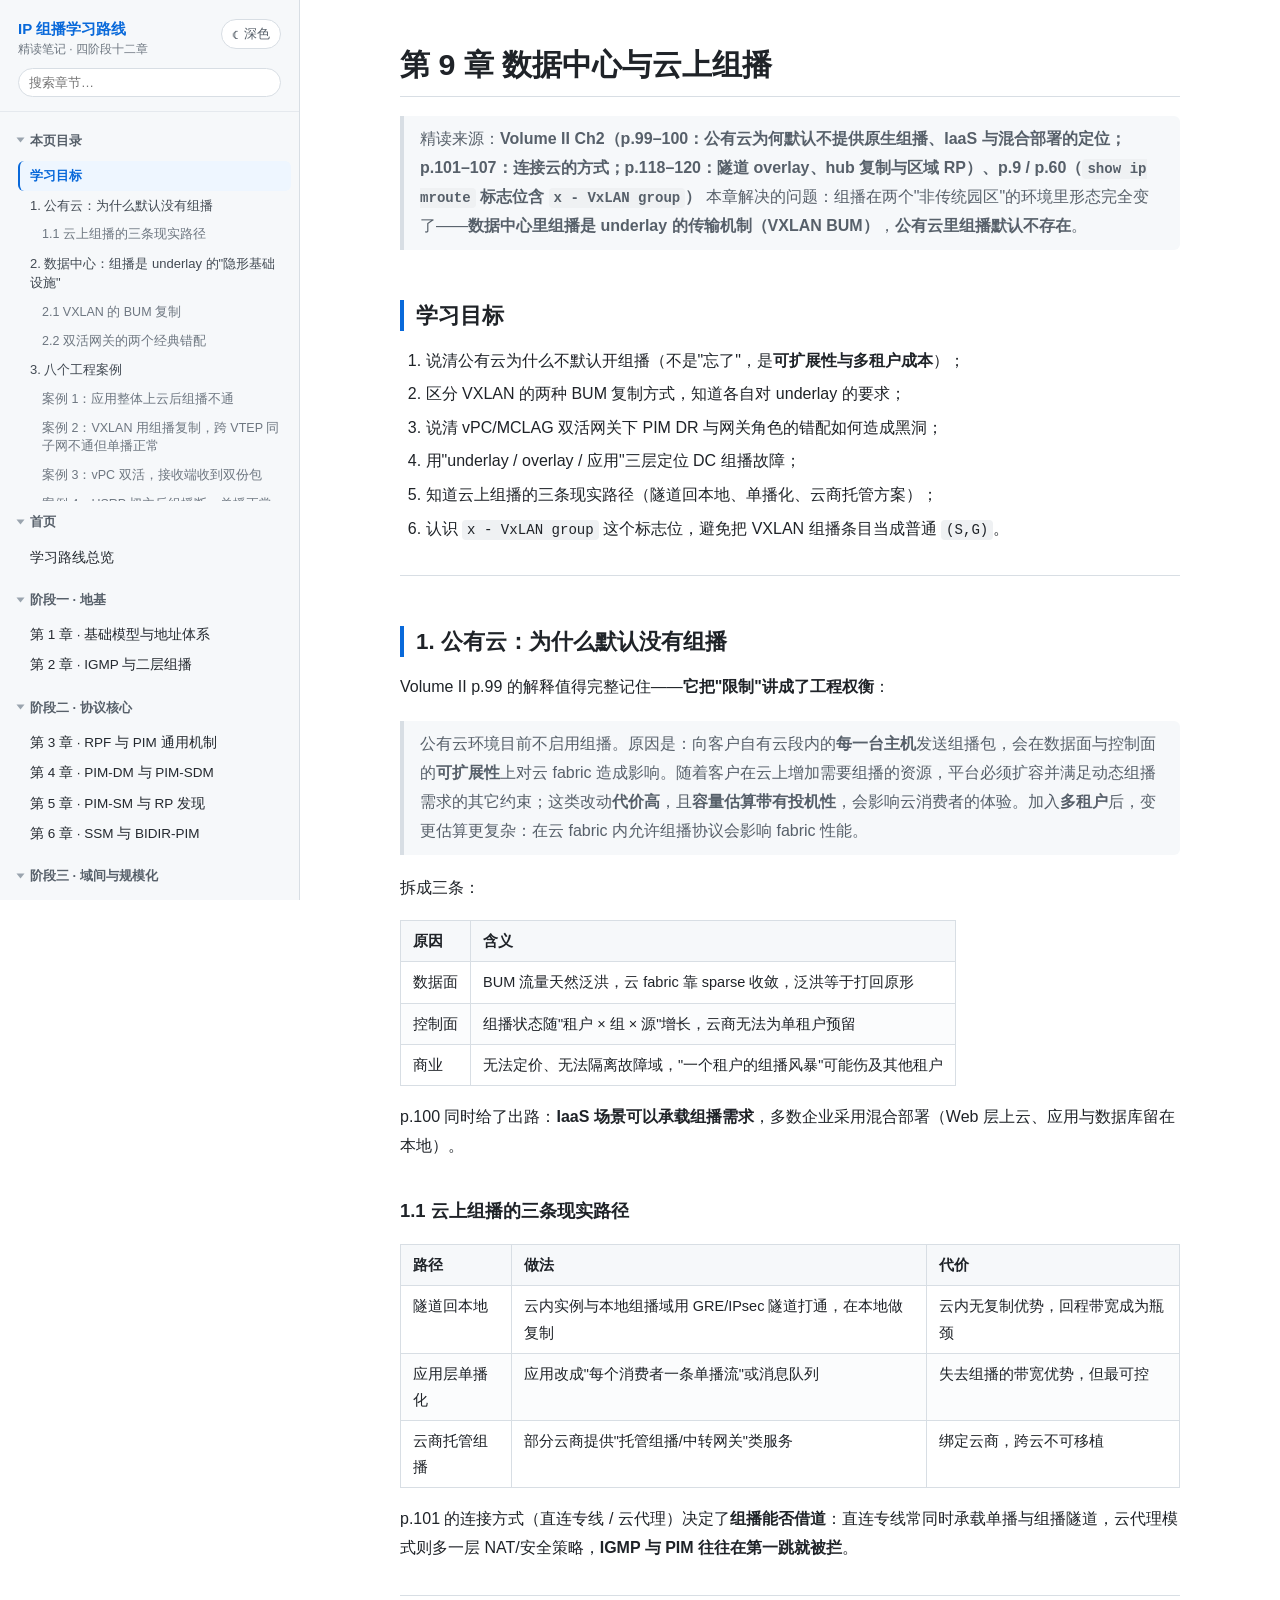
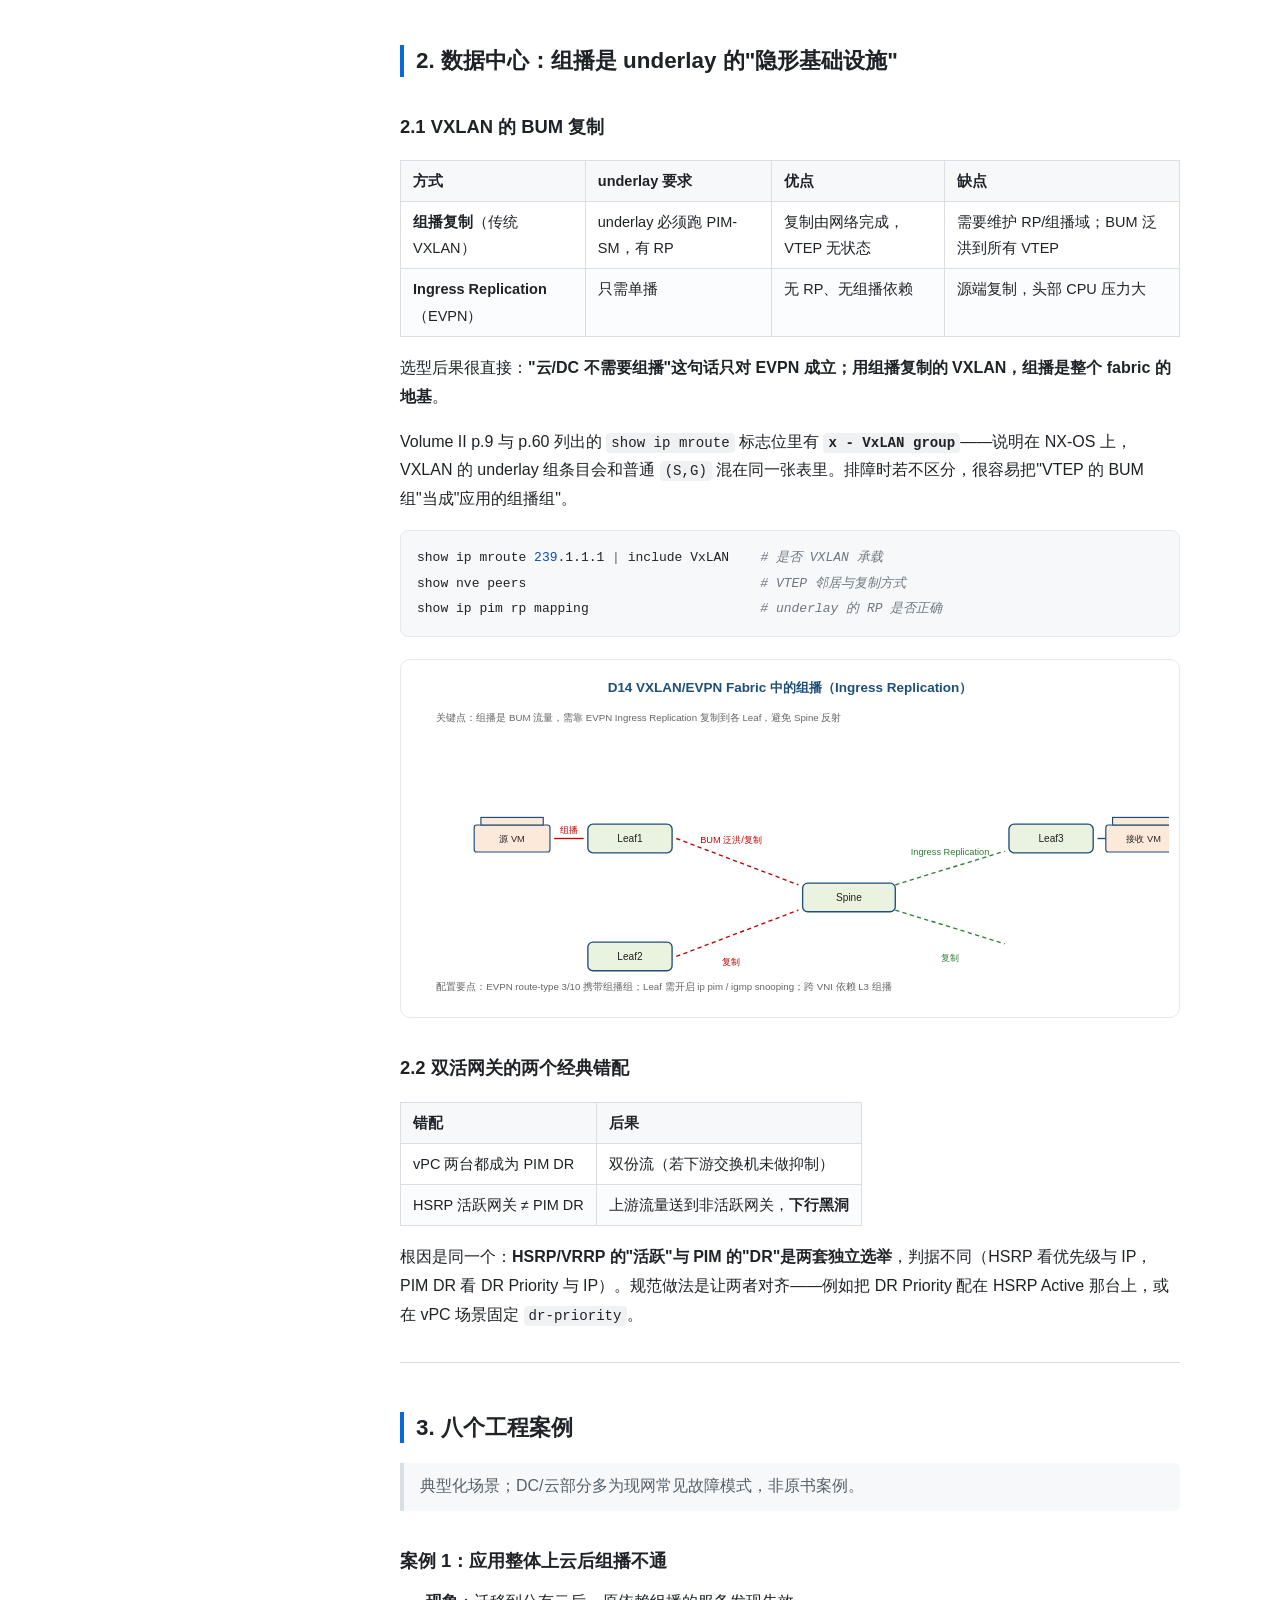
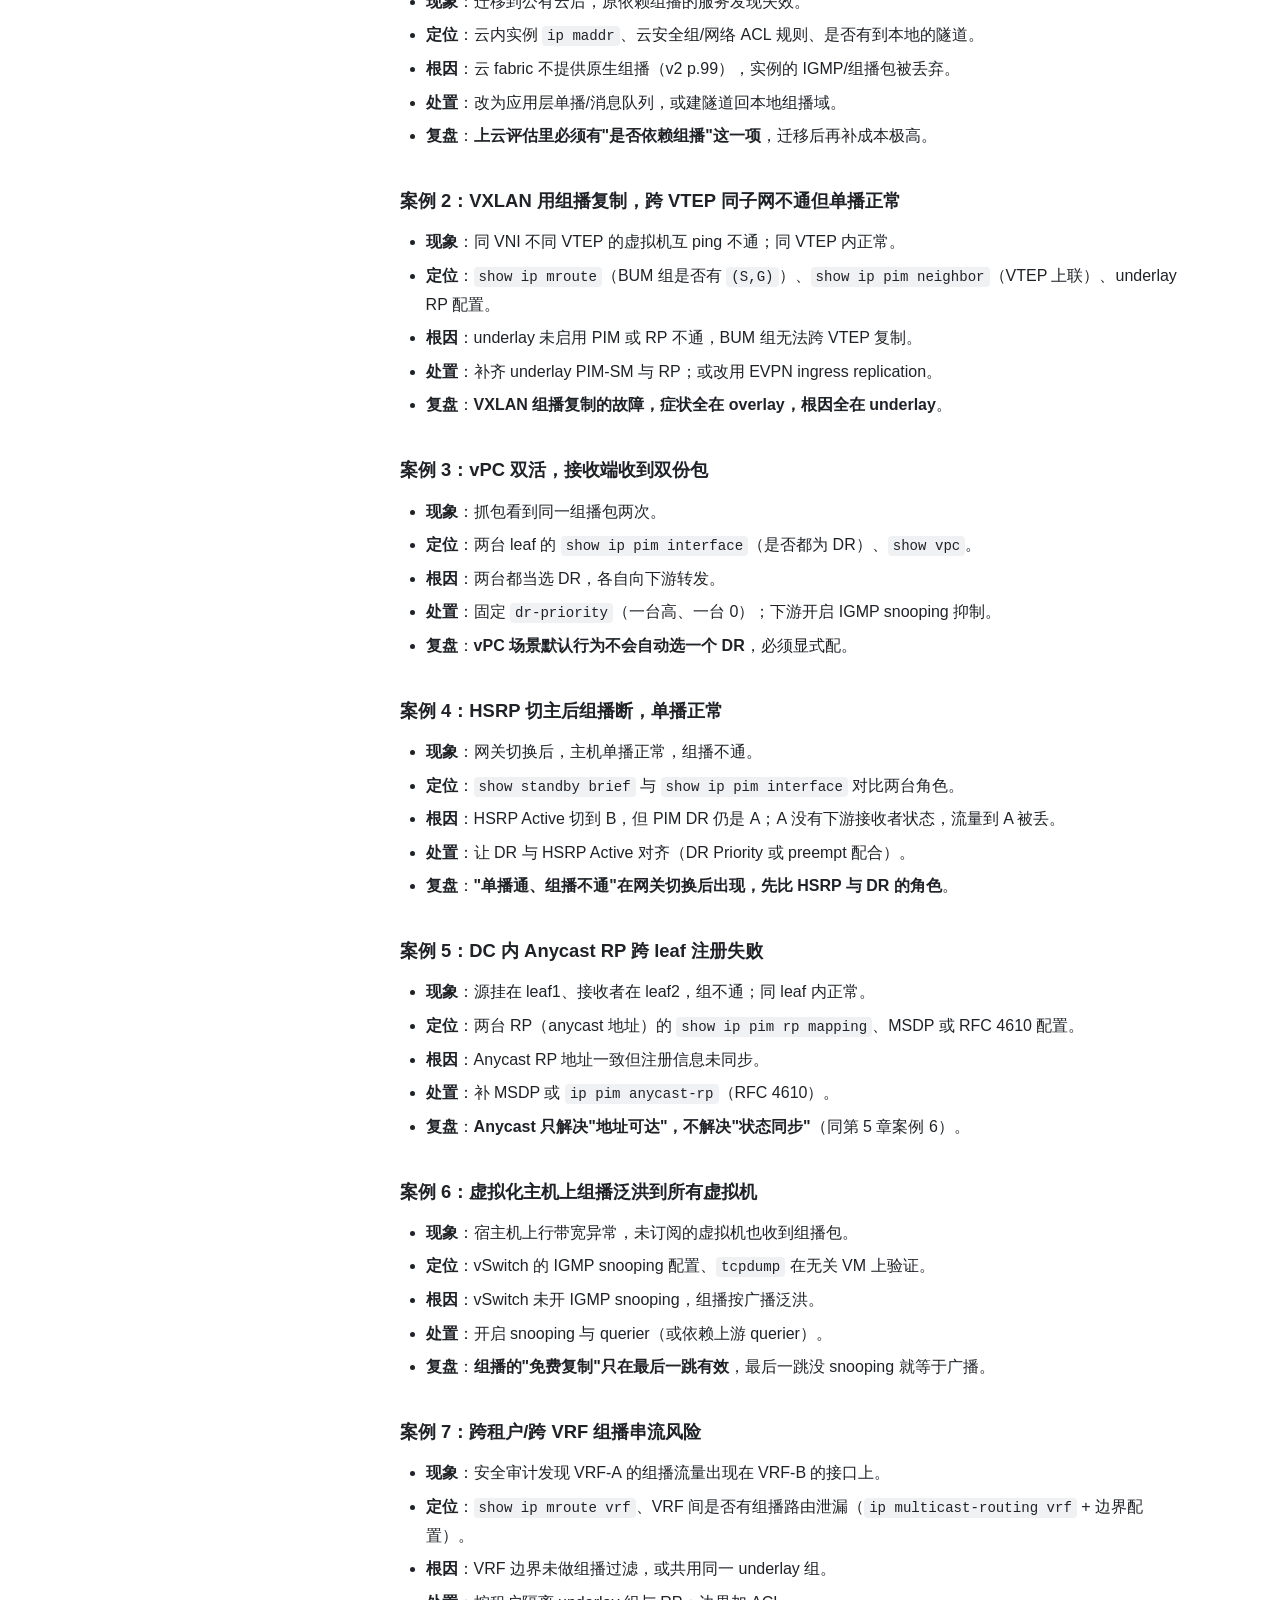
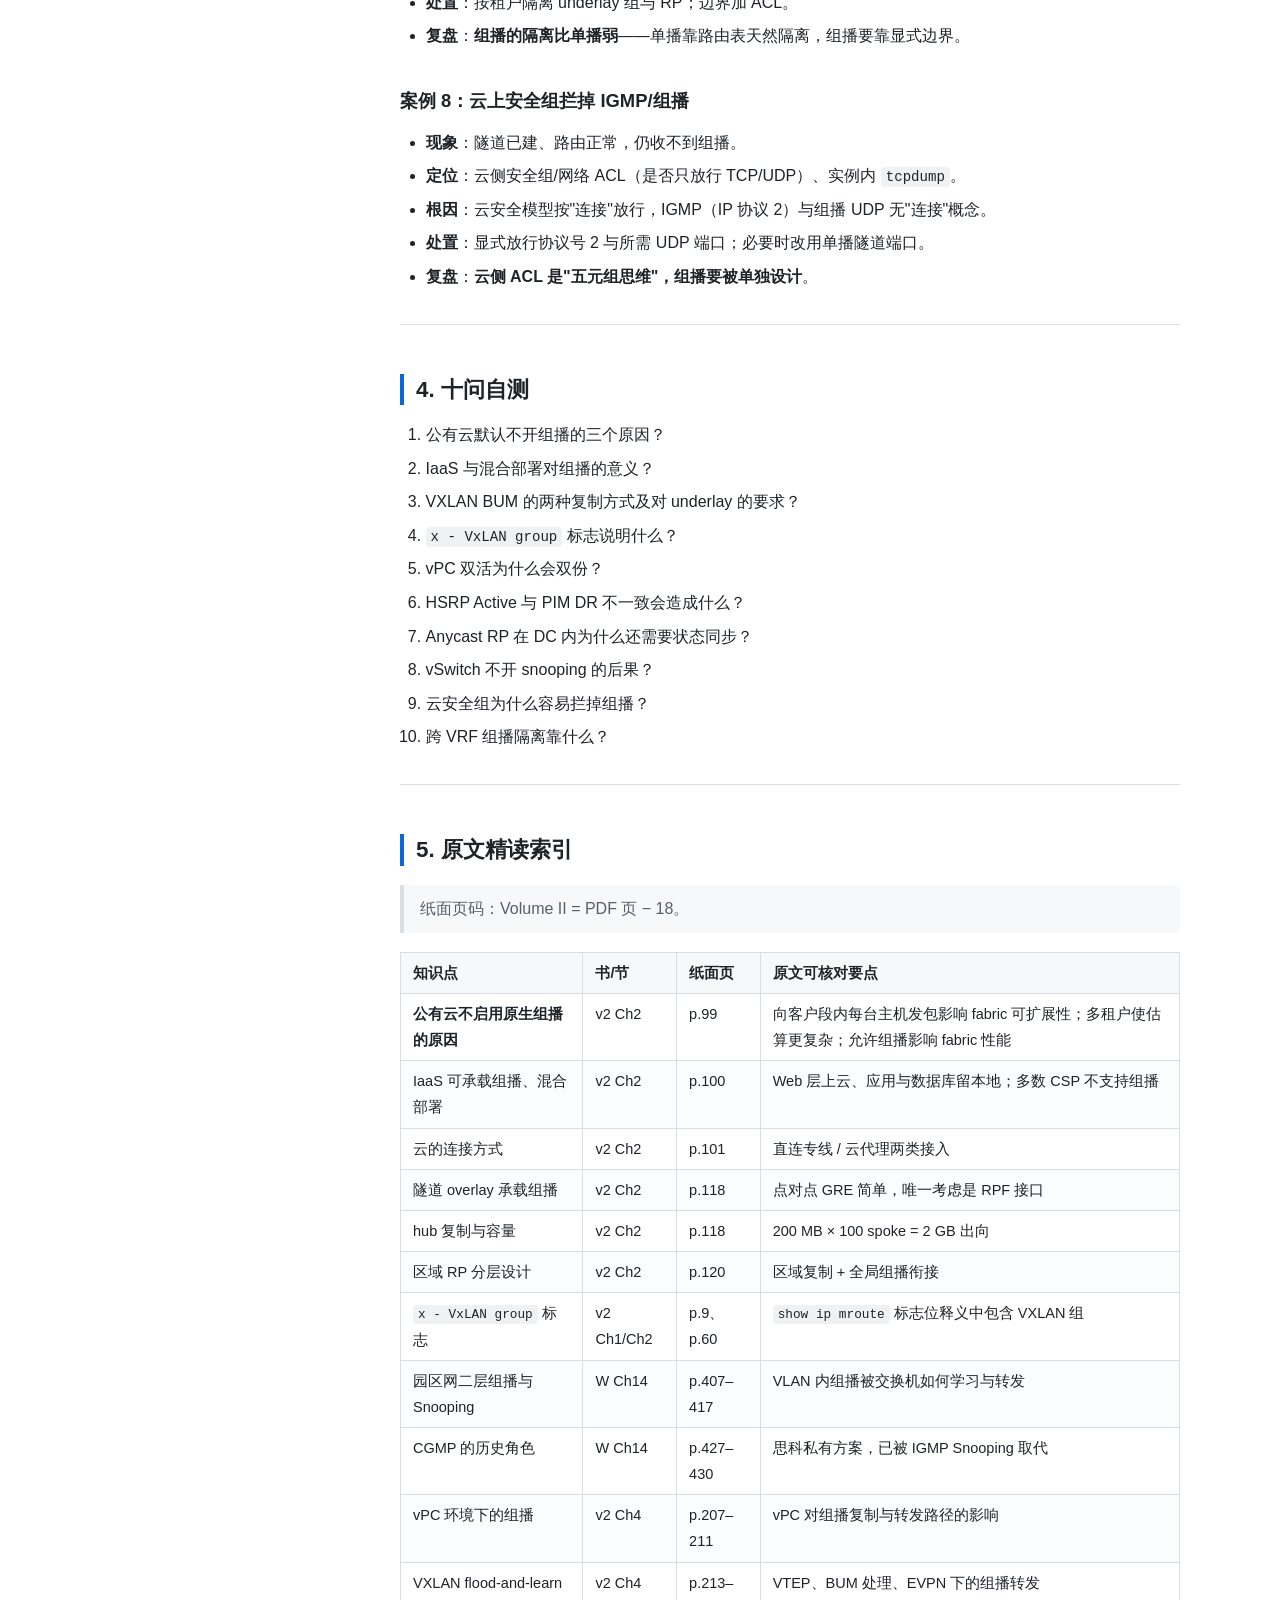
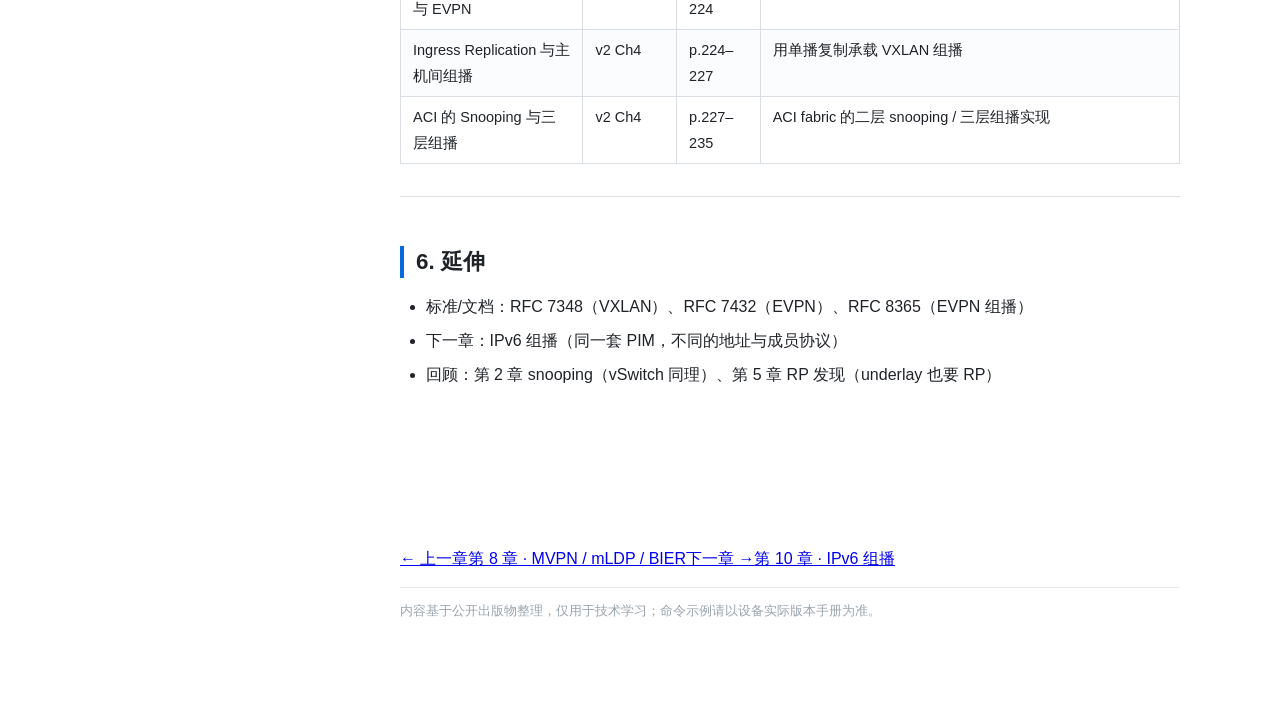
<file: chapters/ch09-datacenter-cloud.html>
<!DOCTYPE html>
<html lang="zh-CN">
<head>
<meta charset="utf-8">
<meta name="viewport" content="width=device-width, initial-scale=1">
<title>第 9 章 · 数据中心与云中的组播 · IP 组播学习路线</title>
<meta name="description" content="IP 组播学习路线：四阶段十二章精读笔记，96 个生产案例，16 张 SVG 拓扑图。">
<link rel="icon" href="data:image/svg+xml,<svg xmlns='http://www.w3.org/2000/svg' viewBox='0 0 32 32'><rect width='32' height='32' rx='6' fill='%230969da'/><circle cx='16' cy='16' r='4' fill='white'/><circle cx='16' cy='6' r='2.6' fill='white'/><circle cx='25' cy='21' r='2.6' fill='white'/><circle cx='7' cy='21' r='2.6' fill='white'/><path d='M16 10.6V8.6M18.9 17.6l3.4 2M13.1 17.6l-3.4 2' stroke='white' stroke-width='1.6'/></svg>">
<link rel="stylesheet" href="../assets/css/site.css">
<script>
/* 尽早写入主题，避免刷新时闪白 */
(function () {
  var saved = null;
  try { saved = localStorage.getItem('mc-theme'); } catch (e) {}
  var dark = window.matchMedia && window.matchMedia('(prefers-color-scheme: dark)').matches;
  document.documentElement.setAttribute('data-theme', saved || (dark ? 'dark' : 'light'));
})();
</script>
</head>
<body>
<div class="progress" id="progress"></div>
<input type="checkbox" id="nav-toggle" hidden>
<label for="nav-toggle" class="nav-toggle-btn">☰ 目录</label>

<button type="button" class="theme-toggle floating" data-theme-toggle aria-label="切换深色/浅色主题" title="切换深色/浅色主题">
  <span class="theme-icon" aria-hidden="true">◐</span><span class="theme-text">深色</span>
</button>

<aside class="sidebar">
  <div class="brand">
    <div class="brand-row">
      <a href="../index.html">IP 组播学习路线<span>精读笔记 · 四阶段十二章</span></a>
      <button type="button" class="theme-toggle" data-theme-toggle aria-label="切换深色/浅色主题" title="切换深色/浅色主题">
        <span class="theme-icon" aria-hidden="true">◐</span><span class="theme-text">深色</span>
      </button>
    </div>
    <div class="search-wrap">
      <input type="search" id="nav-search" placeholder="搜索章节…" autocomplete="off" aria-label="搜索章节">
    </div>
  </div>

  <nav class="nav">
    <details class="group" id="page-toc-group" open>
      <summary>本页目录</summary>
      <ul class="toc" id="toc-list"></ul>
    </details>

    <details class="group" id="home-group" open>
      <summary>首页</summary>
      <ul><li><a href="../index.html" data-path="index.html">学习路线总览</a></li></ul>
    </details>
    <details class="group part" data-part="阶段一" open>
      <summary>阶段一 · 地基</summary>
      <ul>
        <li><a href="../chapters/ch01-basics.html" data-path="chapters/ch01-basics.html">第 1 章 · 基础模型与地址体系</a></li>
        <li><a href="../chapters/ch02-igmp-l2.html" data-path="chapters/ch02-igmp-l2.html">第 2 章 · IGMP 与二层组播</a></li>
      </ul>
    </details>
    <details class="group part" data-part="阶段二" open>
      <summary>阶段二 · 协议核心</summary>
      <ul>
        <li><a href="../chapters/ch03-rpf-pim-basics.html" data-path="chapters/ch03-rpf-pim-basics.html">第 3 章 · RPF 与 PIM 通用机制</a></li>
        <li><a href="../chapters/ch04-pim-dm.html" data-path="chapters/ch04-pim-dm.html">第 4 章 · PIM-DM 与 PIM-SDM</a></li>
        <li><a href="../chapters/ch05-pim-sm-rp.html" data-path="chapters/ch05-pim-sm-rp.html">第 5 章 · PIM-SM 与 RP 发现</a></li>
        <li><a href="../chapters/ch06-ssm-bidir.html" data-path="chapters/ch06-ssm-bidir.html">第 6 章 · SSM 与 BIDIR-PIM</a></li>
      </ul>
    </details>
    <details class="group part" data-part="阶段三" open>
      <summary>阶段三 · 域间与规模化</summary>
      <ul>
        <li><a href="../chapters/ch07-msdp-mbgp.html" data-path="chapters/ch07-msdp-mbgp.html">第 7 章 · MSDP 与 MBGP 域间组播</a></li>
        <li><a href="../chapters/ch08-mvpn-scale.html" data-path="chapters/ch08-mvpn-scale.html">第 8 章 · MVPN / mLDP / BIER</a></li>
      </ul>
    </details>
    <details class="group part" data-part="阶段四" open>
      <summary>阶段四 · 场景实战</summary>
      <ul>
        <li><a href="../chapters/ch09-datacenter-cloud.html" data-path="chapters/ch09-datacenter-cloud.html" active>第 9 章 · 数据中心与云中的组播</a></li>
        <li><a href="../chapters/ch10-ipv6-multicast.html" data-path="chapters/ch10-ipv6-multicast.html">第 10 章 · IPv6 组播</a></li>
        <li><a href="../chapters/ch11-security.html" data-path="chapters/ch11-security.html">第 11 章 · 组播安全与过滤</a></li>
        <li><a href="../chapters/ch12-troubleshooting.html" data-path="chapters/ch12-troubleshooting.html">第 12 章 · 排障方法论</a></li>
      </ul>
    </details>
  </nav>
</aside>

<label for="nav-toggle" class="backdrop"></label>

<main class="main">
  <article class="content">
<h1 id="9">第 9 章 数据中心与云上组播</h1>
<blockquote>
<p>精读来源：<strong>Volume II Ch2（p.99–100：公有云为何默认不提供原生组播、IaaS 与混合部署的定位；p.101–107：连接云的方式；p.118–120：隧道 overlay、hub 复制与区域 RP）、p.9 / p.60（<code>show ip mroute</code> 标志位含 <code>x - VxLAN group</code>）</strong>
本章解决的问题：组播在两个"非传统园区"的环境里形态完全变了——<strong>数据中心里组播是 underlay 的传输机制（VXLAN BUM）</strong>，<strong>公有云里组播默认不存在</strong>。</p>
</blockquote>
<h2 id="_1">学习目标</h2>
<ol>
<li>说清公有云为什么不默认开组播（不是"忘了"，是<strong>可扩展性与多租户成本</strong>）；</li>
<li>区分 VXLAN 的两种 BUM 复制方式，知道各自对 underlay 的要求；</li>
<li>说清 vPC/MCLAG 双活网关下 PIM DR 与网关角色的错配如何造成黑洞；</li>
<li>用"underlay / overlay / 应用"三层定位 DC 组播故障；</li>
<li>知道云上组播的三条现实路径（隧道回本地、单播化、云商托管方案）；</li>
<li>认识 <code>x - VxLAN group</code> 这个标志位，避免把 VXLAN 组播条目当成普通 <code>(S,G)</code>。</li>
</ol>
<hr />
<h2 id="1">1. 公有云：为什么默认没有组播</h2>
<p>Volume II p.99 的解释值得完整记住——<strong>它把"限制"讲成了工程权衡</strong>：</p>
<blockquote>
<p>公有云环境目前不启用组播。原因是：向客户自有云段内的<strong>每一台主机</strong>发送组播包，会在数据面与控制面的<strong>可扩展性</strong>上对云 fabric 造成影响。随着客户在云上增加需要组播的资源，平台必须扩容并满足动态组播需求的其它约束；这类改动<strong>代价高</strong>，且<strong>容量估算带有投机性</strong>，会影响云消费者的体验。加入<strong>多租户</strong>后，变更估算更复杂：在云 fabric 内允许组播协议会影响 fabric 性能。</p>
</blockquote>
<p>拆成三条：</p>
<table>
<thead>
<tr>
<th>原因</th>
<th>含义</th>
</tr>
</thead>
<tbody>
<tr>
<td>数据面</td>
<td>BUM 流量天然泛洪，云 fabric 靠 sparse 收敛，泛洪等于打回原形</td>
</tr>
<tr>
<td>控制面</td>
<td>组播状态随"租户 × 组 × 源"增长，云商无法为单租户预留</td>
</tr>
<tr>
<td>商业</td>
<td>无法定价、无法隔离故障域，"一个租户的组播风暴"可能伤及其他租户</td>
</tr>
</tbody>
</table>
<p>p.100 同时给了出路：<strong>IaaS 场景可以承载组播需求</strong>，多数企业采用混合部署（Web 层上云、应用与数据库留在本地）。</p>
<h3 id="11">1.1 云上组播的三条现实路径</h3>
<table>
<thead>
<tr>
<th>路径</th>
<th>做法</th>
<th>代价</th>
</tr>
</thead>
<tbody>
<tr>
<td>隧道回本地</td>
<td>云内实例与本地组播域用 GRE/IPsec 隧道打通，在本地做复制</td>
<td>云内无复制优势，回程带宽成为瓶颈</td>
</tr>
<tr>
<td>应用层单播化</td>
<td>应用改成"每个消费者一条单播流"或消息队列</td>
<td>失去组播的带宽优势，但最可控</td>
</tr>
<tr>
<td>云商托管组播</td>
<td>部分云商提供"托管组播/中转网关"类服务</td>
<td>绑定云商，跨云不可移植</td>
</tr>
</tbody>
</table>
<p>p.101 的连接方式（直连专线 / 云代理）决定了<strong>组播能否借道</strong>：直连专线常同时承载单播与组播隧道，云代理模式则多一层 NAT/安全策略，<strong>IGMP 与 PIM 往往在第一跳就被拦</strong>。</p>
<hr />
<h2 id="2-underlay">2. 数据中心：组播是 underlay 的"隐形基础设施"</h2>
<h3 id="21-vxlan-bum">2.1 VXLAN 的 BUM 复制</h3>
<table>
<thead>
<tr>
<th>方式</th>
<th>underlay 要求</th>
<th>优点</th>
<th>缺点</th>
</tr>
</thead>
<tbody>
<tr>
<td><strong>组播复制</strong>（传统 VXLAN）</td>
<td>underlay 必须跑 PIM-SM，有 RP</td>
<td>复制由网络完成，VTEP 无状态</td>
<td>需要维护 RP/组播域；BUM 泛洪到所有 VTEP</td>
</tr>
<tr>
<td><strong>Ingress Replication</strong>（EVPN）</td>
<td>只需单播</td>
<td>无 RP、无组播依赖</td>
<td>源端复制，头部 CPU 压力大</td>
</tr>
</tbody>
</table>
<p>选型后果很直接：<strong>"云/DC 不需要组播"这句话只对 EVPN 成立；用组播复制的 VXLAN，组播是整个 fabric 的地基</strong>。</p>
<p>Volume II p.9 与 p.60 列出的 <code>show ip mroute</code> 标志位里有 <strong><code>x - VxLAN group</code></strong>——说明在 NX-OS 上，VXLAN 的 underlay 组条目会和普通 <code>(S,G)</code> 混在同一张表里。排障时若不区分，很容易把"VTEP 的 BUM 组"当成"应用的组播组"。</p>
<div class="codehilite"><pre><span></span><code>show<span class="w"> </span>ip<span class="w"> </span>mroute<span class="w"> </span><span class="m">239</span>.1.1.1<span class="w"> </span><span class="p">|</span><span class="w"> </span>include<span class="w"> </span>VxLAN<span class="w">    </span><span class="c1"># 是否 VXLAN 承载</span>
show<span class="w"> </span>nve<span class="w"> </span>peers<span class="w">                              </span><span class="c1"># VTEP 邻居与复制方式</span>
show<span class="w"> </span>ip<span class="w"> </span>pim<span class="w"> </span>rp<span class="w"> </span>mapping<span class="w">                      </span><span class="c1"># underlay 的 RP 是否正确</span>
</code></pre></div>

<p><img alt="VXLAN 与数据中心组播" src="../diagrams/d14-vxlan.svg" /></p>
<h3 id="22">2.2 双活网关的两个经典错配</h3>
<table>
<thead>
<tr>
<th>错配</th>
<th>后果</th>
</tr>
</thead>
<tbody>
<tr>
<td>vPC 两台都成为 PIM DR</td>
<td>双份流（若下游交换机未做抑制）</td>
</tr>
<tr>
<td>HSRP 活跃网关 ≠ PIM DR</td>
<td>上游流量送到非活跃网关，<strong>下行黑洞</strong></td>
</tr>
</tbody>
</table>
<p>根因是同一个：<strong>HSRP/VRRP 的"活跃"与 PIM 的"DR"是两套独立选举</strong>，判据不同（HSRP 看优先级与 IP，PIM DR 看 DR Priority 与 IP）。规范做法是让两者对齐——例如把 DR Priority 配在 HSRP Active 那台上，或在 vPC 场景固定 <code>dr-priority</code>。</p>
<hr />
<h2 id="3">3. 八个工程案例</h2>
<blockquote>
<p>典型化场景；DC/云部分多为现网常见故障模式，非原书案例。</p>
</blockquote>
<h3 id="1_1">案例 1：应用整体上云后组播不通</h3>
<ul>
<li><strong>现象</strong>：迁移到公有云后，原依赖组播的服务发现失效。</li>
<li><strong>定位</strong>：云内实例 <code>ip maddr</code>、云安全组/网络 ACL 规则、是否有到本地的隧道。</li>
<li><strong>根因</strong>：云 fabric 不提供原生组播（v2 p.99），实例的 IGMP/组播包被丢弃。</li>
<li><strong>处置</strong>：改为应用层单播/消息队列，或建隧道回本地组播域。</li>
<li><strong>复盘</strong>：<strong>上云评估里必须有"是否依赖组播"这一项</strong>，迁移后再补成本极高。</li>
</ul>
<h3 id="2vxlan-vtep">案例 2：VXLAN 用组播复制，跨 VTEP 同子网不通但单播正常</h3>
<ul>
<li><strong>现象</strong>：同 VNI 不同 VTEP 的虚拟机互 ping 不通；同 VTEP 内正常。</li>
<li><strong>定位</strong>：<code>show ip mroute</code>（BUM 组是否有 <code>(S,G)</code>）、<code>show ip pim neighbor</code>（VTEP 上联）、underlay RP 配置。</li>
<li><strong>根因</strong>：underlay 未启用 PIM 或 RP 不通，BUM 组无法跨 VTEP 复制。</li>
<li><strong>处置</strong>：补齐 underlay PIM-SM 与 RP；或改用 EVPN ingress replication。</li>
<li><strong>复盘</strong>：<strong>VXLAN 组播复制的故障，症状全在 overlay，根因全在 underlay</strong>。</li>
</ul>
<h3 id="3vpc">案例 3：vPC 双活，接收端收到双份包</h3>
<ul>
<li><strong>现象</strong>：抓包看到同一组播包两次。</li>
<li><strong>定位</strong>：两台 leaf 的 <code>show ip pim interface</code>（是否都为 DR）、<code>show vpc</code>。</li>
<li><strong>根因</strong>：两台都当选 DR，各自向下游转发。</li>
<li><strong>处置</strong>：固定 <code>dr-priority</code>（一台高、一台 0）；下游开启 IGMP snooping 抑制。</li>
<li><strong>复盘</strong>：<strong>vPC 场景默认行为不会自动选一个 DR</strong>，必须显式配。</li>
</ul>
<h3 id="4hsrp">案例 4：HSRP 切主后组播断，单播正常</h3>
<ul>
<li><strong>现象</strong>：网关切换后，主机单播正常，组播不通。</li>
<li><strong>定位</strong>：<code>show standby brief</code> 与 <code>show ip pim interface</code> 对比两台角色。</li>
<li><strong>根因</strong>：HSRP Active 切到 B，但 PIM DR 仍是 A；A 没有下游接收者状态，流量到 A 被丢。</li>
<li><strong>处置</strong>：让 DR 与 HSRP Active 对齐（DR Priority 或 preempt 配合）。</li>
<li><strong>复盘</strong>：<strong>"单播通、组播不通"在网关切换后出现，先比 HSRP 与 DR 的角色</strong>。</li>
</ul>
<h3 id="5dc-anycast-rp-leaf">案例 5：DC 内 Anycast RP 跨 leaf 注册失败</h3>
<ul>
<li><strong>现象</strong>：源挂在 leaf1、接收者在 leaf2，组不通；同 leaf 内正常。</li>
<li><strong>定位</strong>：两台 RP（anycast 地址）的 <code>show ip pim rp mapping</code>、MSDP 或 RFC 4610 配置。</li>
<li><strong>根因</strong>：Anycast RP 地址一致但注册信息未同步。</li>
<li><strong>处置</strong>：补 MSDP 或 <code>ip pim anycast-rp</code>（RFC 4610）。</li>
<li><strong>复盘</strong>：<strong>Anycast 只解决"地址可达"，不解决"状态同步"</strong>（同第 5 章案例 6）。</li>
</ul>
<h3 id="6">案例 6：虚拟化主机上组播泛洪到所有虚拟机</h3>
<ul>
<li><strong>现象</strong>：宿主机上行带宽异常，未订阅的虚拟机也收到组播包。</li>
<li><strong>定位</strong>：vSwitch 的 IGMP snooping 配置、<code>tcpdump</code> 在无关 VM 上验证。</li>
<li><strong>根因</strong>：vSwitch 未开 IGMP snooping，组播按广播泛洪。</li>
<li><strong>处置</strong>：开启 snooping 与 querier（或依赖上游 querier）。</li>
<li><strong>复盘</strong>：<strong>组播的"免费复制"只在最后一跳有效</strong>，最后一跳没 snooping 就等于广播。</li>
</ul>
<h3 id="7-vrf">案例 7：跨租户/跨 VRF 组播串流风险</h3>
<ul>
<li><strong>现象</strong>：安全审计发现 VRF-A 的组播流量出现在 VRF-B 的接口上。</li>
<li><strong>定位</strong>：<code>show ip mroute vrf</code>、VRF 间是否有组播路由泄漏（<code>ip multicast-routing vrf</code> + 边界配置）。</li>
<li><strong>根因</strong>：VRF 边界未做组播过滤，或共用同一 underlay 组。</li>
<li><strong>处置</strong>：按租户隔离 underlay 组与 RP；边界加 ACL。</li>
<li><strong>复盘</strong>：<strong>组播的隔离比单播弱</strong>——单播靠路由表天然隔离，组播要靠显式边界。</li>
</ul>
<h3 id="8-igmp">案例 8：云上安全组拦掉 IGMP/组播</h3>
<ul>
<li><strong>现象</strong>：隧道已建、路由正常，仍收不到组播。</li>
<li><strong>定位</strong>：云侧安全组/网络 ACL（是否只放行 TCP/UDP）、实例内 <code>tcpdump</code>。</li>
<li><strong>根因</strong>：云安全模型按"连接"放行，IGMP（IP 协议 2）与组播 UDP 无"连接"概念。</li>
<li><strong>处置</strong>：显式放行协议号 2 与所需 UDP 端口；必要时改用单播隧道端口。</li>
<li><strong>复盘</strong>：<strong>云侧 ACL 是"五元组思维"，组播要被单独设计</strong>。</li>
</ul>
<hr />
<h2 id="4">4. 十问自测</h2>
<ol>
<li>公有云默认不开组播的三个原因？</li>
<li>IaaS 与混合部署对组播的意义？</li>
<li>VXLAN BUM 的两种复制方式及对 underlay 的要求？</li>
<li><code>x - VxLAN group</code> 标志说明什么？</li>
<li>vPC 双活为什么会双份？</li>
<li>HSRP Active 与 PIM DR 不一致会造成什么？</li>
<li>Anycast RP 在 DC 内为什么还需要状态同步？</li>
<li>vSwitch 不开 snooping 的后果？</li>
<li>云安全组为什么容易拦掉组播？</li>
<li>跨 VRF 组播隔离靠什么？</li>
</ol>
<hr />
<h2 id="5">5. 原文精读索引</h2>
<blockquote>
<p>纸面页码：Volume II = PDF 页 − 18。</p>
</blockquote>
<table>
<thead>
<tr>
<th>知识点</th>
<th>书/节</th>
<th>纸面页</th>
<th>原文可核对要点</th>
</tr>
</thead>
<tbody>
<tr>
<td><strong>公有云不启用原生组播的原因</strong></td>
<td>v2 Ch2</td>
<td>p.99</td>
<td>向客户段内每台主机发包影响 fabric 可扩展性；多租户使估算更复杂；允许组播影响 fabric 性能</td>
</tr>
<tr>
<td>IaaS 可承载组播、混合部署</td>
<td>v2 Ch2</td>
<td>p.100</td>
<td>Web 层上云、应用与数据库留本地；多数 CSP 不支持组播</td>
</tr>
<tr>
<td>云的连接方式</td>
<td>v2 Ch2</td>
<td>p.101</td>
<td>直连专线 / 云代理两类接入</td>
</tr>
<tr>
<td>隧道 overlay 承载组播</td>
<td>v2 Ch2</td>
<td>p.118</td>
<td>点对点 GRE 简单，唯一考虑是 RPF 接口</td>
</tr>
<tr>
<td>hub 复制与容量</td>
<td>v2 Ch2</td>
<td>p.118</td>
<td>200 MB × 100 spoke = 2 GB 出向</td>
</tr>
<tr>
<td>区域 RP 分层设计</td>
<td>v2 Ch2</td>
<td>p.120</td>
<td>区域复制 + 全局组播衔接</td>
</tr>
<tr>
<td><code>x - VxLAN group</code> 标志</td>
<td>v2 Ch1/Ch2</td>
<td>p.9、p.60</td>
<td><code>show ip mroute</code> 标志位释义中包含 VXLAN 组</td>
</tr>
<tr>
<td>园区网二层组播与 Snooping</td>
<td>W Ch14</td>
<td>p.407–417</td>
<td>VLAN 内组播被交换机如何学习与转发</td>
</tr>
<tr>
<td>CGMP 的历史角色</td>
<td>W Ch14</td>
<td>p.427–430</td>
<td>思科私有方案，已被 IGMP Snooping 取代</td>
</tr>
<tr>
<td>vPC 环境下的组播</td>
<td>v2 Ch4</td>
<td>p.207–211</td>
<td>vPC 对组播复制与转发路径的影响</td>
</tr>
<tr>
<td>VXLAN flood-and-learn 与 EVPN</td>
<td>v2 Ch4</td>
<td>p.213–224</td>
<td>VTEP、BUM 处理、EVPN 下的组播转发</td>
</tr>
<tr>
<td>Ingress Replication 与主机间组播</td>
<td>v2 Ch4</td>
<td>p.224–227</td>
<td>用单播复制承载 VXLAN 组播</td>
</tr>
<tr>
<td>ACI 的 Snooping 与三层组播</td>
<td>v2 Ch4</td>
<td>p.227–235</td>
<td>ACI fabric 的二层 snooping / 三层组播实现</td>
</tr>
</tbody>
</table>
<hr />
<h2 id="6_1">6. 延伸</h2>
<ul>
<li>标准/文档：RFC 7348（VXLAN）、RFC 7432（EVPN）、RFC 8365（EVPN 组播）</li>
<li>下一章：IPv6 组播（同一套 PIM，不同的地址与成员协议）</li>
<li>回顾：第 2 章 snooping（vSwitch 同理）、第 5 章 RP 发现（underlay 也要 RP）</li>
</ul>
  </article>
  <footer class="page-foot">
<a class="prev" href="ch08-mvpn-scale.html"><span class="dir">← 上一章</span><span class="ttl">第 8 章 · MVPN / mLDP / BIER</span></a><a class="next" href="ch10-ipv6-multicast.html"><span class="dir">下一章 →</span><span class="ttl">第 10 章 · IPv6 组播</span></a>
    <p class="foot-note">内容基于公开出版物整理，仅用于技术学习；命令示例请以设备实际版本手册为准。</p>
  </footer>
</main>

<button type="button" class="to-top" id="to-top" aria-label="回到顶部" title="回到顶部">↑</button>

<script>
(function () {
  var content = document.querySelector('.content');
  var here = location.pathname;

  /* ---------- 当前章节高亮 + 展开所属分组 ---------- */
  var active = null;
  document.querySelectorAll('.nav a[data-path]').forEach(function (a) {
    if (here.indexOf('/' + a.dataset.path) !== -1 || here.indexOf(a.dataset.path) !== -1) {
      a.classList.add('active');
      active = a;
    }
  });
  if (active) {
    var g = active.closest('details');
    if (g) g.open = true;
  }

  /* ---------- 生成本页目录（取 h2 / h3） ---------- */
  var heads = content ? content.querySelectorAll('h2, h3') : [];
  var tocList = document.getElementById('toc-list');
  heads.forEach(function (h, i) {
    h.id = 'sec-' + (i + 1);
    var li = document.createElement('li');
    li.className = h.tagName === 'H3' ? 'lvl3' : 'lvl2';
    var a = document.createElement('a');
    a.href = '#' + h.id;
    a.textContent = h.textContent.trim();
    li.appendChild(a);
    tocList.appendChild(li);
  });
  if (!heads.length) {
    var g = document.getElementById('page-toc-group');
    if (g) g.remove();
  }

  /* ---------- 目录滚动高亮 ---------- */
  if (heads.length) {
    var links = tocList.querySelectorAll('a');
    var onScroll = function () {
      var idx = 0;
      heads.forEach(function (h, i) {
        if (h.getBoundingClientRect().top <= 100) idx = i;
      });
      links.forEach(function (a, i) { a.classList.toggle('active', i === idx); });
    };
    window.addEventListener('scroll', onScroll, { passive: true });
    onScroll();
  }

  /* ---------- 阅读进度条 ---------- */
  var bar = document.getElementById('progress');
  function paintProgress() {
    if (!bar) return;
    var h = document.documentElement.scrollHeight - window.innerHeight;
    var p = h > 0 ? (window.scrollY / h) * 100 : 0;
    bar.style.width = Math.min(100, Math.max(0, p)) + '%';
  }
  window.addEventListener('scroll', paintProgress, { passive: true });
  paintProgress();

  /* ---------- 回到顶部 ---------- */
  var top = document.getElementById('to-top');
  if (top) {
    top.addEventListener('click', function () { window.scrollTo({ top: 0, behavior: 'smooth' }); });
    window.addEventListener('scroll', function () {
      top.style.opacity = window.scrollY > 400 ? '1' : '0';
    }, { passive: true });
  }

  /* ---------- 侧栏搜索过滤 ---------- */
  var search = document.getElementById('nav-search');
  if (search) {
    search.addEventListener('input', function () {
      var q = search.value.trim().toLowerCase();
      document.querySelectorAll('.nav .group.part').forEach(function (grp) {
        var hit = 0;
        grp.querySelectorAll('li').forEach(function (li) {
          var t = (li.textContent || '').toLowerCase();
          var ok = !q || t.indexOf(q) !== -1;
          li.style.display = ok ? '' : 'none';
          if (ok) hit++;
        });
        grp.style.display = hit ? '' : 'none';
        if (q && hit) grp.open = true;
      });
    });
  }

  /* ---------- 代码块复制按钮 ---------- */
  document.querySelectorAll('.content pre').forEach(function (pre) {
    var btn = document.createElement('button');
    btn.className = 'copy-btn';
    btn.type = 'button';
    btn.textContent = '复制';
    btn.addEventListener('click', function () {
      var code = pre.querySelector('code');
      var text = code ? code.innerText : pre.innerText;
      navigator.clipboard.writeText(text).then(function () {
        btn.textContent = '已复制';
        setTimeout(function () { btn.textContent = '复制'; }, 1500);
      }).catch(function () { btn.textContent = '复制失败'; });
    });
    pre.appendChild(btn);
  });

  /* ---------- 移动端点目录后自动收起 ---------- */
  document.querySelectorAll('.nav a[data-path]').forEach(function (a) {
    a.addEventListener('click', function () {
      document.getElementById('nav-toggle').checked = false;
    });
  });

  /* ---------- 主题切换 ---------- */
  var root = document.documentElement;
  var mq = window.matchMedia ? window.matchMedia('(prefers-color-scheme: dark)') : null;

  function paintButtons(theme) {
    var dark = theme === 'dark';
    document.querySelectorAll('[data-theme-toggle]').forEach(function (btn) {
      btn.querySelector('.theme-icon').textContent = dark ? '☀' : '☾';
      btn.querySelector('.theme-text').textContent = dark ? '浅色' : '深色';
      btn.setAttribute('aria-pressed', dark ? 'true' : 'false');
      btn.title = dark ? '切换到浅色主题' : '切换到深色主题';
    });
  }

  function applyTheme(theme) {
    root.setAttribute('data-theme', theme);
    paintButtons(theme);
  }

  paintButtons(root.getAttribute('data-theme') || 'light');

  document.querySelectorAll('[data-theme-toggle]').forEach(function (btn) {
    btn.addEventListener('click', function () {
      var next = root.getAttribute('data-theme') === 'dark' ? 'light' : 'dark';
      applyTheme(next);
      try { localStorage.setItem('mc-theme', next); } catch (e) {}
    });
  });

  if (mq) {
    var onScheme = function (e) {
      var saved = null;
      try { saved = localStorage.getItem('mc-theme'); } catch (err) {}
      if (!saved) applyTheme(e.matches ? 'dark' : 'light');
    };
    if (mq.addEventListener) mq.addEventListener('change', onScheme);
    else if (mq.addListener) mq.addListener(onScheme);
  }
})();
</script>
</body>
</html>
</file>
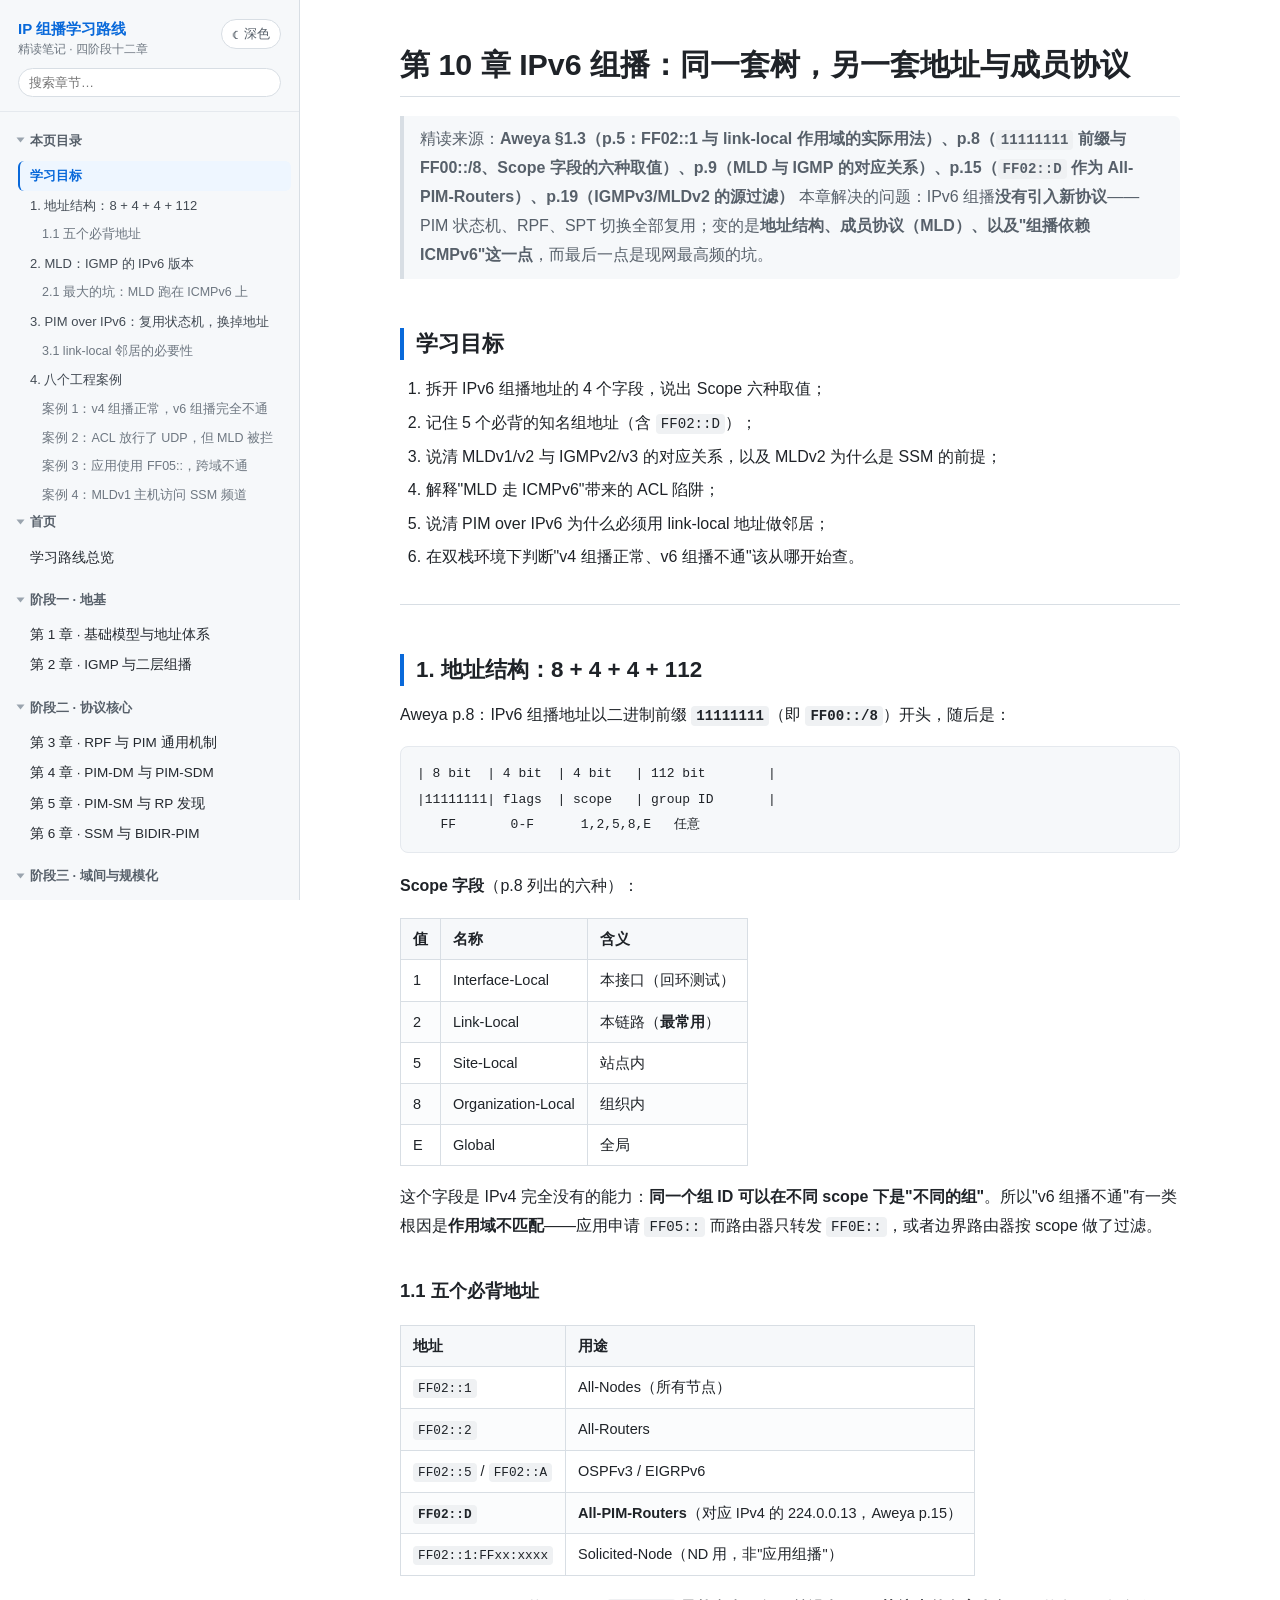
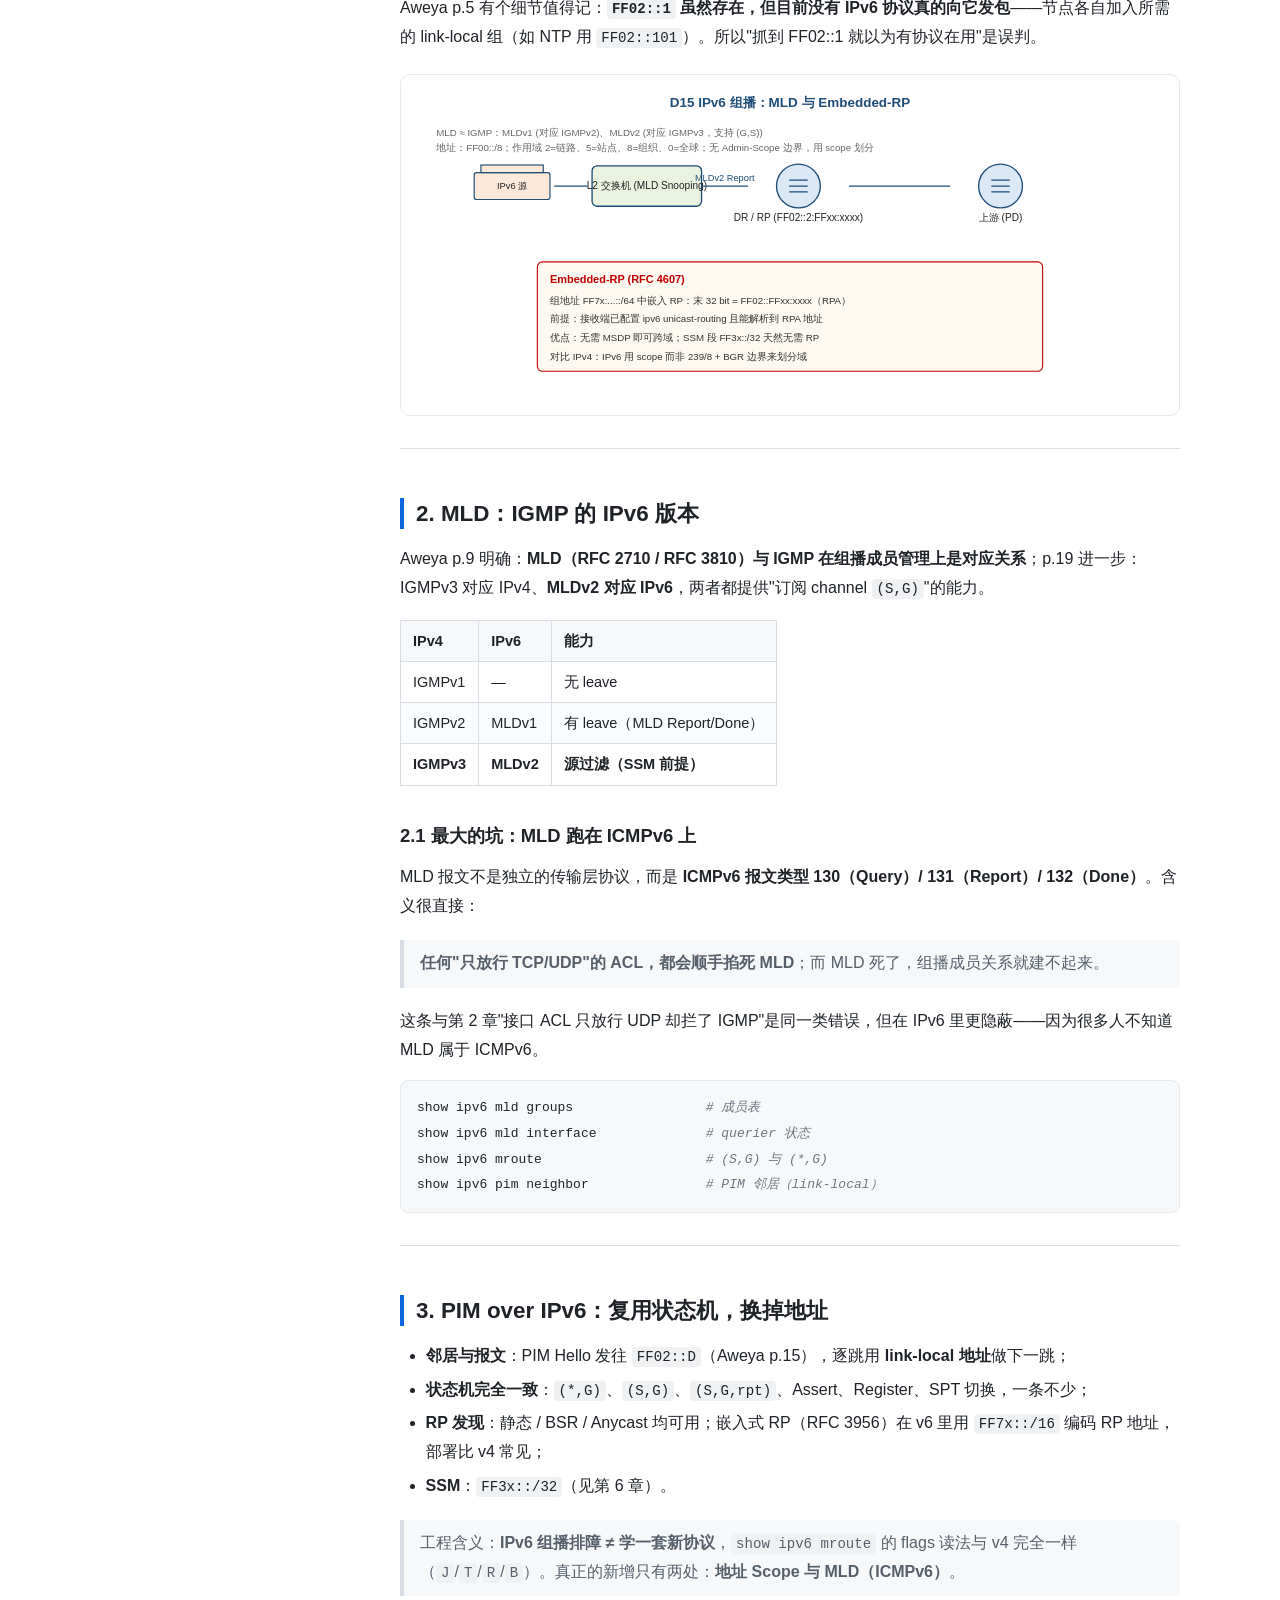
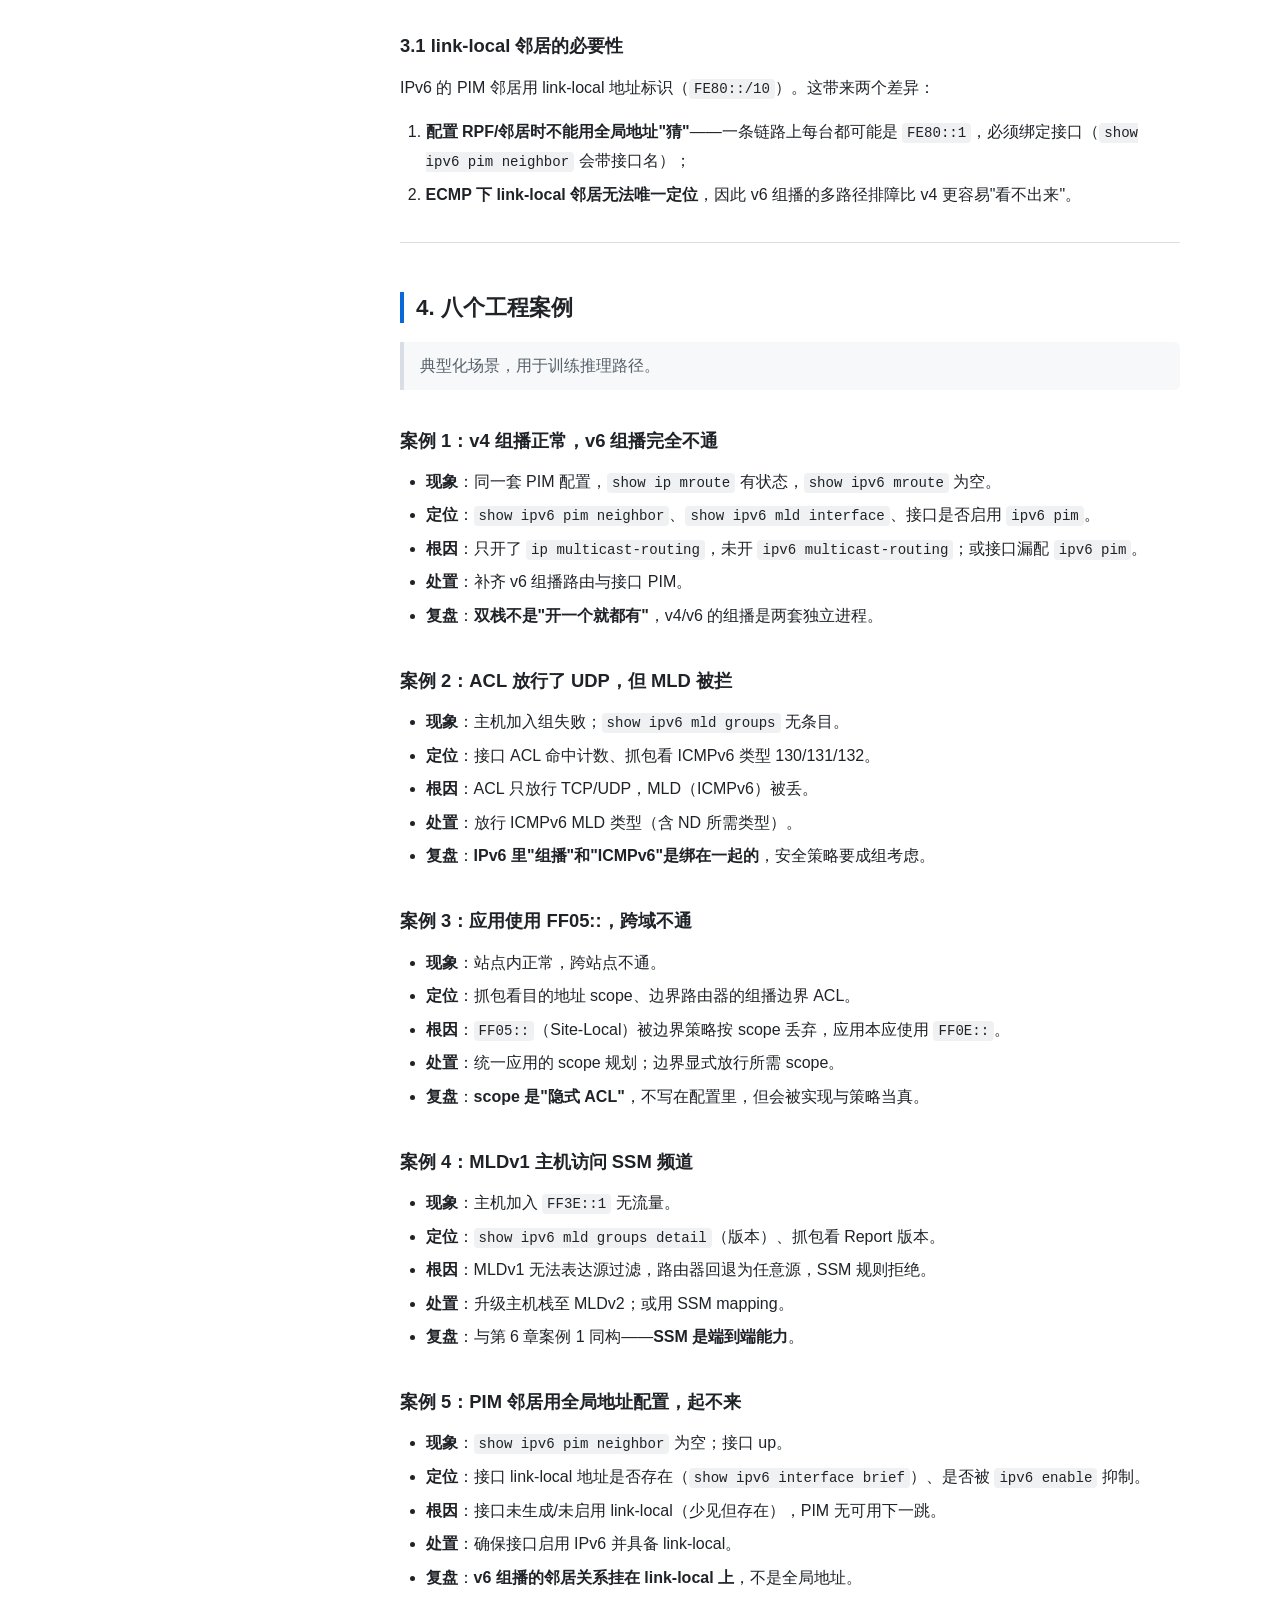
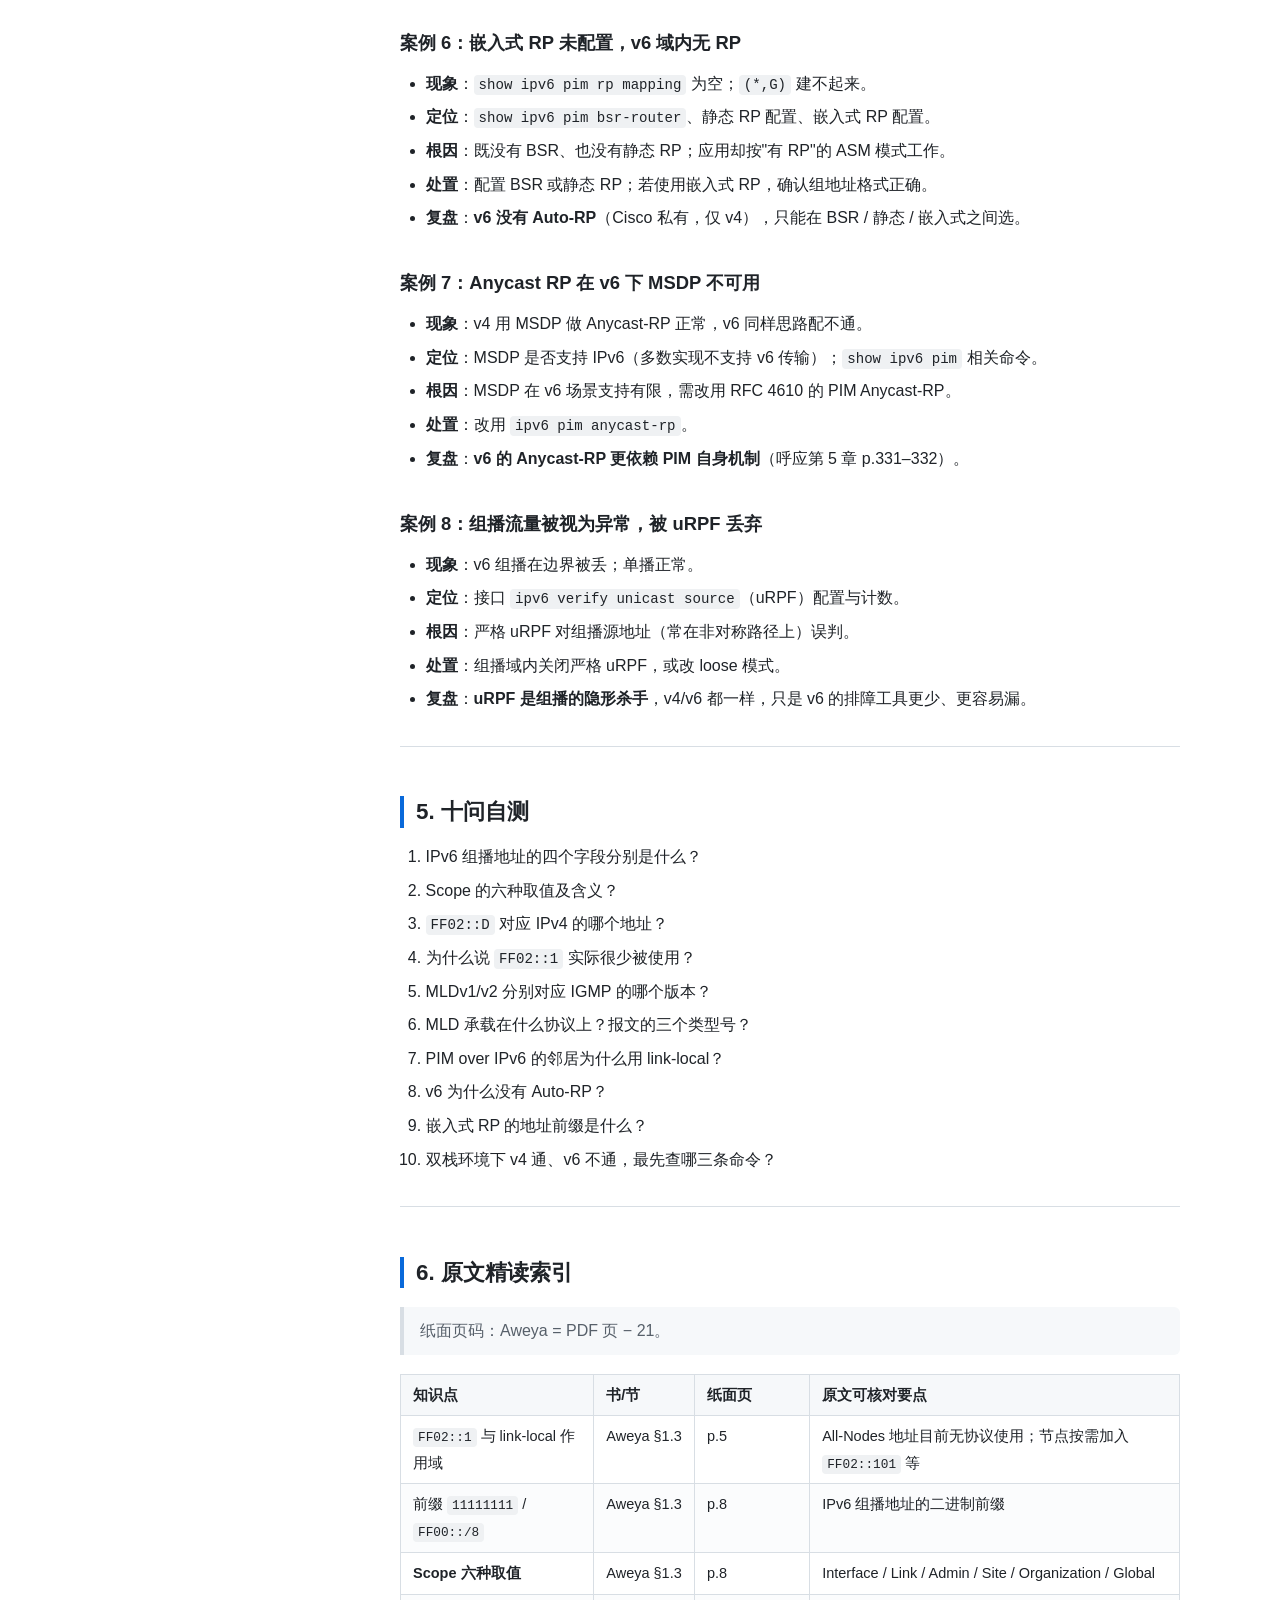
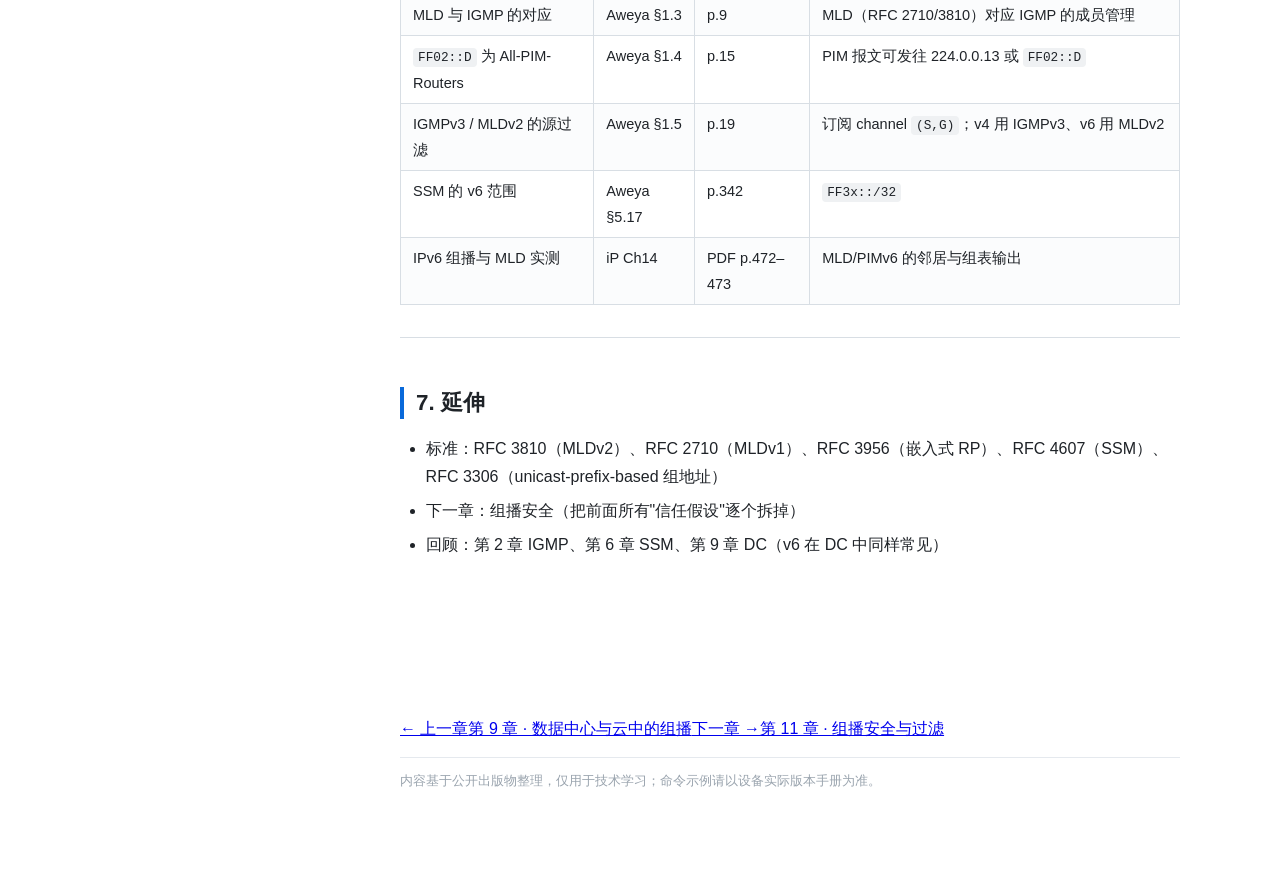
<file: chapters/ch10-ipv6-multicast.html>
<!DOCTYPE html>
<html lang="zh-CN">
<head>
<meta charset="utf-8">
<meta name="viewport" content="width=device-width, initial-scale=1">
<title>第 10 章 · IPv6 组播 · IP 组播学习路线</title>
<meta name="description" content="IP 组播学习路线：四阶段十二章精读笔记，96 个生产案例，16 张 SVG 拓扑图。">
<link rel="icon" href="data:image/svg+xml,<svg xmlns='http://www.w3.org/2000/svg' viewBox='0 0 32 32'><rect width='32' height='32' rx='6' fill='%230969da'/><circle cx='16' cy='16' r='4' fill='white'/><circle cx='16' cy='6' r='2.6' fill='white'/><circle cx='25' cy='21' r='2.6' fill='white'/><circle cx='7' cy='21' r='2.6' fill='white'/><path d='M16 10.6V8.6M18.9 17.6l3.4 2M13.1 17.6l-3.4 2' stroke='white' stroke-width='1.6'/></svg>">
<link rel="stylesheet" href="../assets/css/site.css">
<script>
/* 尽早写入主题，避免刷新时闪白 */
(function () {
  var saved = null;
  try { saved = localStorage.getItem('mc-theme'); } catch (e) {}
  var dark = window.matchMedia && window.matchMedia('(prefers-color-scheme: dark)').matches;
  document.documentElement.setAttribute('data-theme', saved || (dark ? 'dark' : 'light'));
})();
</script>
</head>
<body>
<div class="progress" id="progress"></div>
<input type="checkbox" id="nav-toggle" hidden>
<label for="nav-toggle" class="nav-toggle-btn">☰ 目录</label>

<button type="button" class="theme-toggle floating" data-theme-toggle aria-label="切换深色/浅色主题" title="切换深色/浅色主题">
  <span class="theme-icon" aria-hidden="true">◐</span><span class="theme-text">深色</span>
</button>

<aside class="sidebar">
  <div class="brand">
    <div class="brand-row">
      <a href="../index.html">IP 组播学习路线<span>精读笔记 · 四阶段十二章</span></a>
      <button type="button" class="theme-toggle" data-theme-toggle aria-label="切换深色/浅色主题" title="切换深色/浅色主题">
        <span class="theme-icon" aria-hidden="true">◐</span><span class="theme-text">深色</span>
      </button>
    </div>
    <div class="search-wrap">
      <input type="search" id="nav-search" placeholder="搜索章节…" autocomplete="off" aria-label="搜索章节">
    </div>
  </div>

  <nav class="nav">
    <details class="group" id="page-toc-group" open>
      <summary>本页目录</summary>
      <ul class="toc" id="toc-list"></ul>
    </details>

    <details class="group" id="home-group" open>
      <summary>首页</summary>
      <ul><li><a href="../index.html" data-path="index.html">学习路线总览</a></li></ul>
    </details>
    <details class="group part" data-part="阶段一" open>
      <summary>阶段一 · 地基</summary>
      <ul>
        <li><a href="../chapters/ch01-basics.html" data-path="chapters/ch01-basics.html">第 1 章 · 基础模型与地址体系</a></li>
        <li><a href="../chapters/ch02-igmp-l2.html" data-path="chapters/ch02-igmp-l2.html">第 2 章 · IGMP 与二层组播</a></li>
      </ul>
    </details>
    <details class="group part" data-part="阶段二" open>
      <summary>阶段二 · 协议核心</summary>
      <ul>
        <li><a href="../chapters/ch03-rpf-pim-basics.html" data-path="chapters/ch03-rpf-pim-basics.html">第 3 章 · RPF 与 PIM 通用机制</a></li>
        <li><a href="../chapters/ch04-pim-dm.html" data-path="chapters/ch04-pim-dm.html">第 4 章 · PIM-DM 与 PIM-SDM</a></li>
        <li><a href="../chapters/ch05-pim-sm-rp.html" data-path="chapters/ch05-pim-sm-rp.html">第 5 章 · PIM-SM 与 RP 发现</a></li>
        <li><a href="../chapters/ch06-ssm-bidir.html" data-path="chapters/ch06-ssm-bidir.html">第 6 章 · SSM 与 BIDIR-PIM</a></li>
      </ul>
    </details>
    <details class="group part" data-part="阶段三" open>
      <summary>阶段三 · 域间与规模化</summary>
      <ul>
        <li><a href="../chapters/ch07-msdp-mbgp.html" data-path="chapters/ch07-msdp-mbgp.html">第 7 章 · MSDP 与 MBGP 域间组播</a></li>
        <li><a href="../chapters/ch08-mvpn-scale.html" data-path="chapters/ch08-mvpn-scale.html">第 8 章 · MVPN / mLDP / BIER</a></li>
      </ul>
    </details>
    <details class="group part" data-part="阶段四" open>
      <summary>阶段四 · 场景实战</summary>
      <ul>
        <li><a href="../chapters/ch09-datacenter-cloud.html" data-path="chapters/ch09-datacenter-cloud.html">第 9 章 · 数据中心与云中的组播</a></li>
        <li><a href="../chapters/ch10-ipv6-multicast.html" data-path="chapters/ch10-ipv6-multicast.html" active>第 10 章 · IPv6 组播</a></li>
        <li><a href="../chapters/ch11-security.html" data-path="chapters/ch11-security.html">第 11 章 · 组播安全与过滤</a></li>
        <li><a href="../chapters/ch12-troubleshooting.html" data-path="chapters/ch12-troubleshooting.html">第 12 章 · 排障方法论</a></li>
      </ul>
    </details>
  </nav>
</aside>

<label for="nav-toggle" class="backdrop"></label>

<main class="main">
  <article class="content">
<h1 id="10-ipv6">第 10 章 IPv6 组播：同一套树，另一套地址与成员协议</h1>
<blockquote>
<p>精读来源：<strong>Aweya §1.3（p.5：FF02::1 与 link-local 作用域的实际用法）、p.8（<code>11111111</code> 前缀与 FF00::/8、Scope 字段的六种取值）、p.9（MLD 与 IGMP 的对应关系）、p.15（<code>FF02::D</code> 作为 All-PIM-Routers）、p.19（IGMPv3/MLDv2 的源过滤）</strong>
本章解决的问题：IPv6 组播<strong>没有引入新协议</strong>——PIM 状态机、RPF、SPT 切换全部复用；变的是<strong>地址结构、成员协议（MLD）、以及"组播依赖 ICMPv6"这一点</strong>，而最后一点是现网最高频的坑。</p>
</blockquote>
<h2 id="_1">学习目标</h2>
<ol>
<li>拆开 IPv6 组播地址的 4 个字段，说出 Scope 六种取值；</li>
<li>记住 5 个必背的知名组地址（含 <code>FF02::D</code>）；</li>
<li>说清 MLDv1/v2 与 IGMPv2/v3 的对应关系，以及 MLDv2 为什么是 SSM 的前提；</li>
<li>解释"MLD 走 ICMPv6"带来的 ACL 陷阱；</li>
<li>说清 PIM over IPv6 为什么必须用 link-local 地址做邻居；</li>
<li>在双栈环境下判断"v4 组播正常、v6 组播不通"该从哪开始查。</li>
</ol>
<hr />
<h2 id="1-8-4-4-112">1. 地址结构：8 + 4 + 4 + 112</h2>
<p>Aweya p.8：IPv6 组播地址以二进制前缀 <strong><code>11111111</code></strong>（即 <strong><code>FF00::/8</code></strong>）开头，随后是：</p>
<div class="codehilite"><pre><span></span><code>| 8 bit  | 4 bit  | 4 bit   | 112 bit        |
|11111111| flags  | scope   | group ID       |
   FF       0-F      1,2,5,8,E   任意
</code></pre></div>

<p><strong>Scope 字段</strong>（p.8 列出的六种）：</p>
<table>
<thead>
<tr>
<th>值</th>
<th>名称</th>
<th>含义</th>
</tr>
</thead>
<tbody>
<tr>
<td>1</td>
<td>Interface-Local</td>
<td>本接口（回环测试）</td>
</tr>
<tr>
<td>2</td>
<td>Link-Local</td>
<td>本链路（<strong>最常用</strong>）</td>
</tr>
<tr>
<td>5</td>
<td>Site-Local</td>
<td>站点内</td>
</tr>
<tr>
<td>8</td>
<td>Organization-Local</td>
<td>组织内</td>
</tr>
<tr>
<td>E</td>
<td>Global</td>
<td>全局</td>
</tr>
</tbody>
</table>
<p>这个字段是 IPv4 完全没有的能力：<strong>同一个组 ID 可以在不同 scope 下是"不同的组"</strong>。所以"v6 组播不通"有一类根因是<strong>作用域不匹配</strong>——应用申请 <code>FF05::</code> 而路由器只转发 <code>FF0E::</code>，或者边界路由器按 scope 做了过滤。</p>
<h3 id="11">1.1 五个必背地址</h3>
<table>
<thead>
<tr>
<th>地址</th>
<th>用途</th>
</tr>
</thead>
<tbody>
<tr>
<td><code>FF02::1</code></td>
<td>All-Nodes（所有节点）</td>
</tr>
<tr>
<td><code>FF02::2</code></td>
<td>All-Routers</td>
</tr>
<tr>
<td><code>FF02::5</code> / <code>FF02::A</code></td>
<td>OSPFv3 / EIGRPv6</td>
</tr>
<tr>
<td><strong><code>FF02::D</code></strong></td>
<td><strong>All-PIM-Routers</strong>（对应 IPv4 的 224.0.0.13，Aweya p.15）</td>
</tr>
<tr>
<td><code>FF02::1:FFxx:xxxx</code></td>
<td>Solicited-Node（ND 用，非"应用组播"）</td>
</tr>
</tbody>
</table>
<p>Aweya p.5 有个细节值得记：<strong><code>FF02::1</code> 虽然存在，但目前没有 IPv6 协议真的向它发包</strong>——节点各自加入所需的 link-local 组（如 NTP 用 <code>FF02::101</code>）。所以"抓到 FF02::1 就以为有协议在用"是误判。</p>
<p><img alt="IPv6 组播地址格式与 MLD" src="../diagrams/d15-ipv6.svg" /></p>
<hr />
<h2 id="2-mldigmp-ipv6">2. MLD：IGMP 的 IPv6 版本</h2>
<p>Aweya p.9 明确：<strong>MLD（RFC 2710 / RFC 3810）与 IGMP 在组播成员管理上是对应关系</strong>；p.19 进一步：IGMPv3 对应 IPv4、<strong>MLDv2 对应 IPv6</strong>，两者都提供"订阅 channel <code>(S,G)</code>"的能力。</p>
<table>
<thead>
<tr>
<th>IPv4</th>
<th>IPv6</th>
<th>能力</th>
</tr>
</thead>
<tbody>
<tr>
<td>IGMPv1</td>
<td>—</td>
<td>无 leave</td>
</tr>
<tr>
<td>IGMPv2</td>
<td>MLDv1</td>
<td>有 leave（MLD Report/Done）</td>
</tr>
<tr>
<td><strong>IGMPv3</strong></td>
<td><strong>MLDv2</strong></td>
<td><strong>源过滤（SSM 前提）</strong></td>
</tr>
</tbody>
</table>
<h3 id="21-mld-icmpv6">2.1 最大的坑：MLD 跑在 ICMPv6 上</h3>
<p>MLD 报文不是独立的传输层协议，而是 <strong>ICMPv6 报文类型 130（Query）/ 131（Report）/ 132（Done）</strong>。含义很直接：</p>
<blockquote>
<p><strong>任何"只放行 TCP/UDP"的 ACL，都会顺手掐死 MLD</strong>；而 MLD 死了，组播成员关系就建不起来。</p>
</blockquote>
<p>这条与第 2 章"接口 ACL 只放行 UDP 却拦了 IGMP"是同一类错误，但在 IPv6 里更隐蔽——因为很多人不知道 MLD 属于 ICMPv6。</p>
<div class="codehilite"><pre><span></span><code>show<span class="w"> </span>ipv6<span class="w"> </span>mld<span class="w"> </span>groups<span class="w">                 </span><span class="c1"># 成员表</span>
show<span class="w"> </span>ipv6<span class="w"> </span>mld<span class="w"> </span>interface<span class="w">              </span><span class="c1"># querier 状态</span>
show<span class="w"> </span>ipv6<span class="w"> </span>mroute<span class="w">                     </span><span class="c1"># (S,G) 与 (*,G)</span>
show<span class="w"> </span>ipv6<span class="w"> </span>pim<span class="w"> </span>neighbor<span class="w">               </span><span class="c1"># PIM 邻居（link-local）</span>
</code></pre></div>

<hr />
<h2 id="3-pim-over-ipv6">3. PIM over IPv6：复用状态机，换掉地址</h2>
<ul>
<li><strong>邻居与报文</strong>：PIM Hello 发往 <code>FF02::D</code>（Aweya p.15），逐跳用 <strong>link-local 地址</strong>做下一跳；</li>
<li><strong>状态机完全一致</strong>：<code>(*,G)</code>、<code>(S,G)</code>、<code>(S,G,rpt)</code>、Assert、Register、SPT 切换，一条不少；</li>
<li><strong>RP 发现</strong>：静态 / BSR / Anycast 均可用；嵌入式 RP（RFC 3956）在 v6 里用 <code>FF7x::/16</code> 编码 RP 地址，部署比 v4 常见；</li>
<li><strong>SSM</strong>：<code>FF3x::/32</code>（见第 6 章）。</li>
</ul>
<blockquote>
<p>工程含义：<strong>IPv6 组播排障 ≠ 学一套新协议</strong>，<code>show ipv6 mroute</code> 的 flags 读法与 v4 完全一样（<code>J</code>/<code>T</code>/<code>R</code>/<code>B</code>）。真正的新增只有两处：<strong>地址 Scope 与 MLD（ICMPv6）</strong>。</p>
</blockquote>
<h3 id="31-link-local">3.1 link-local 邻居的必要性</h3>
<p>IPv6 的 PIM 邻居用 link-local 地址标识（<code>FE80::/10</code>）。这带来两个差异：</p>
<ol>
<li><strong>配置 RPF/邻居时不能用全局地址"猜"</strong>——一条链路上每台都可能是 <code>FE80::1</code>，必须绑定接口（<code>show ipv6 pim neighbor</code> 会带接口名）；</li>
<li><strong>ECMP 下 link-local 邻居无法唯一定位</strong>，因此 v6 组播的多路径排障比 v4 更容易"看不出来"。</li>
</ol>
<hr />
<h2 id="4">4. 八个工程案例</h2>
<blockquote>
<p>典型化场景，用于训练推理路径。</p>
</blockquote>
<h3 id="1v4-v6">案例 1：v4 组播正常，v6 组播完全不通</h3>
<ul>
<li><strong>现象</strong>：同一套 PIM 配置，<code>show ip mroute</code> 有状态，<code>show ipv6 mroute</code> 为空。</li>
<li><strong>定位</strong>：<code>show ipv6 pim neighbor</code>、<code>show ipv6 mld interface</code>、接口是否启用 <code>ipv6 pim</code>。</li>
<li><strong>根因</strong>：只开了 <code>ip multicast-routing</code>，未开 <code>ipv6 multicast-routing</code>；或接口漏配 <code>ipv6 pim</code>。</li>
<li><strong>处置</strong>：补齐 v6 组播路由与接口 PIM。</li>
<li><strong>复盘</strong>：<strong>双栈不是"开一个就都有"</strong>，v4/v6 的组播是两套独立进程。</li>
</ul>
<h3 id="2acl-udp-mld">案例 2：ACL 放行了 UDP，但 MLD 被拦</h3>
<ul>
<li><strong>现象</strong>：主机加入组失败；<code>show ipv6 mld groups</code> 无条目。</li>
<li><strong>定位</strong>：接口 ACL 命中计数、抓包看 ICMPv6 类型 130/131/132。</li>
<li><strong>根因</strong>：ACL 只放行 TCP/UDP，MLD（ICMPv6）被丢。</li>
<li><strong>处置</strong>：放行 ICMPv6 MLD 类型（含 ND 所需类型）。</li>
<li><strong>复盘</strong>：<strong>IPv6 里"组播"和"ICMPv6"是绑在一起的</strong>，安全策略要成组考虑。</li>
</ul>
<h3 id="3-ff05">案例 3：应用使用 FF05::，跨域不通</h3>
<ul>
<li><strong>现象</strong>：站点内正常，跨站点不通。</li>
<li><strong>定位</strong>：抓包看目的地址 scope、边界路由器的组播边界 ACL。</li>
<li><strong>根因</strong>：<code>FF05::</code>（Site-Local）被边界策略按 scope 丢弃，应用本应使用 <code>FF0E::</code>。</li>
<li><strong>处置</strong>：统一应用的 scope 规划；边界显式放行所需 scope。</li>
<li><strong>复盘</strong>：<strong>scope 是"隐式 ACL"</strong>，不写在配置里，但会被实现与策略当真。</li>
</ul>
<h3 id="4mldv1-ssm">案例 4：MLDv1 主机访问 SSM 频道</h3>
<ul>
<li><strong>现象</strong>：主机加入 <code>FF3E::1</code> 无流量。</li>
<li><strong>定位</strong>：<code>show ipv6 mld groups detail</code>（版本）、抓包看 Report 版本。</li>
<li><strong>根因</strong>：MLDv1 无法表达源过滤，路由器回退为任意源，SSM 规则拒绝。</li>
<li><strong>处置</strong>：升级主机栈至 MLDv2；或用 SSM mapping。</li>
<li><strong>复盘</strong>：与第 6 章案例 1 同构——<strong>SSM 是端到端能力</strong>。</li>
</ul>
<h3 id="5pim">案例 5：PIM 邻居用全局地址配置，起不来</h3>
<ul>
<li><strong>现象</strong>：<code>show ipv6 pim neighbor</code> 为空；接口 up。</li>
<li><strong>定位</strong>：接口 link-local 地址是否存在（<code>show ipv6 interface brief</code>）、是否被 <code>ipv6 enable</code> 抑制。</li>
<li><strong>根因</strong>：接口未生成/未启用 link-local（少见但存在），PIM 无可用下一跳。</li>
<li><strong>处置</strong>：确保接口启用 IPv6 并具备 link-local。</li>
<li><strong>复盘</strong>：<strong>v6 组播的邻居关系挂在 link-local 上</strong>，不是全局地址。</li>
</ul>
<h3 id="6-rp-v6-rp">案例 6：嵌入式 RP 未配置，v6 域内无 RP</h3>
<ul>
<li><strong>现象</strong>：<code>show ipv6 pim rp mapping</code> 为空；<code>(*,G)</code> 建不起来。</li>
<li><strong>定位</strong>：<code>show ipv6 pim bsr-router</code>、静态 RP 配置、嵌入式 RP 配置。</li>
<li><strong>根因</strong>：既没有 BSR、也没有静态 RP；应用却按"有 RP"的 ASM 模式工作。</li>
<li><strong>处置</strong>：配置 BSR 或静态 RP；若使用嵌入式 RP，确认组地址格式正确。</li>
<li><strong>复盘</strong>：<strong>v6 没有 Auto-RP</strong>（Cisco 私有，仅 v4），只能在 BSR / 静态 / 嵌入式之间选。</li>
</ul>
<h3 id="7anycast-rp-v6-msdp">案例 7：Anycast RP 在 v6 下 MSDP 不可用</h3>
<ul>
<li><strong>现象</strong>：v4 用 MSDP 做 Anycast-RP 正常，v6 同样思路配不通。</li>
<li><strong>定位</strong>：MSDP 是否支持 IPv6（多数实现不支持 v6 传输）；<code>show ipv6 pim</code> 相关命令。</li>
<li><strong>根因</strong>：MSDP 在 v6 场景支持有限，需改用 RFC 4610 的 PIM Anycast-RP。</li>
<li><strong>处置</strong>：改用 <code>ipv6 pim anycast-rp</code>。</li>
<li><strong>复盘</strong>：<strong>v6 的 Anycast-RP 更依赖 PIM 自身机制</strong>（呼应第 5 章 p.331–332）。</li>
</ul>
<h3 id="8-urpf">案例 8：组播流量被视为异常，被 uRPF 丢弃</h3>
<ul>
<li><strong>现象</strong>：v6 组播在边界被丢；单播正常。</li>
<li><strong>定位</strong>：接口 <code>ipv6 verify unicast source</code>（uRPF）配置与计数。</li>
<li><strong>根因</strong>：严格 uRPF 对组播源地址（常在非对称路径上）误判。</li>
<li><strong>处置</strong>：组播域内关闭严格 uRPF，或改 loose 模式。</li>
<li><strong>复盘</strong>：<strong>uRPF 是组播的隐形杀手</strong>，v4/v6 都一样，只是 v6 的排障工具更少、更容易漏。</li>
</ul>
<hr />
<h2 id="5">5. 十问自测</h2>
<ol>
<li>IPv6 组播地址的四个字段分别是什么？</li>
<li>Scope 的六种取值及含义？</li>
<li><code>FF02::D</code> 对应 IPv4 的哪个地址？</li>
<li>为什么说 <code>FF02::1</code> 实际很少被使用？</li>
<li>MLDv1/v2 分别对应 IGMP 的哪个版本？</li>
<li>MLD 承载在什么协议上？报文的三个类型号？</li>
<li>PIM over IPv6 的邻居为什么用 link-local？</li>
<li>v6 为什么没有 Auto-RP？</li>
<li>嵌入式 RP 的地址前缀是什么？</li>
<li>双栈环境下 v4 通、v6 不通，最先查哪三条命令？</li>
</ol>
<hr />
<h2 id="6">6. 原文精读索引</h2>
<blockquote>
<p>纸面页码：Aweya = PDF 页 − 21。</p>
</blockquote>
<table>
<thead>
<tr>
<th>知识点</th>
<th>书/节</th>
<th>纸面页</th>
<th>原文可核对要点</th>
</tr>
</thead>
<tbody>
<tr>
<td><code>FF02::1</code> 与 link-local 作用域</td>
<td>Aweya §1.3</td>
<td>p.5</td>
<td>All-Nodes 地址目前无协议使用；节点按需加入 <code>FF02::101</code> 等</td>
</tr>
<tr>
<td>前缀 <code>11111111</code> / <code>FF00::/8</code></td>
<td>Aweya §1.3</td>
<td>p.8</td>
<td>IPv6 组播地址的二进制前缀</td>
</tr>
<tr>
<td><strong>Scope 六种取值</strong></td>
<td>Aweya §1.3</td>
<td>p.8</td>
<td>Interface / Link / Admin / Site / Organization / Global</td>
</tr>
<tr>
<td>MLD 与 IGMP 的对应</td>
<td>Aweya §1.3</td>
<td>p.9</td>
<td>MLD（RFC 2710/3810）对应 IGMP 的成员管理</td>
</tr>
<tr>
<td><code>FF02::D</code> 为 All-PIM-Routers</td>
<td>Aweya §1.4</td>
<td>p.15</td>
<td>PIM 报文可发往 224.0.0.13 或 <code>FF02::D</code></td>
</tr>
<tr>
<td>IGMPv3 / MLDv2 的源过滤</td>
<td>Aweya §1.5</td>
<td>p.19</td>
<td>订阅 channel <code>(S,G)</code>；v4 用 IGMPv3、v6 用 MLDv2</td>
</tr>
<tr>
<td>SSM 的 v6 范围</td>
<td>Aweya §5.17</td>
<td>p.342</td>
<td><code>FF3x::/32</code></td>
</tr>
<tr>
<td>IPv6 组播与 MLD 实测</td>
<td>iP Ch14</td>
<td>PDF p.472–473</td>
<td>MLD/PIMv6 的邻居与组表输出</td>
</tr>
</tbody>
</table>
<hr />
<h2 id="7">7. 延伸</h2>
<ul>
<li>标准：RFC 3810（MLDv2）、RFC 2710（MLDv1）、RFC 3956（嵌入式 RP）、RFC 4607（SSM）、RFC 3306（unicast-prefix-based 组地址）</li>
<li>下一章：组播安全（把前面所有"信任假设"逐个拆掉）</li>
<li>回顾：第 2 章 IGMP、第 6 章 SSM、第 9 章 DC（v6 在 DC 中同样常见）</li>
</ul>
  </article>
  <footer class="page-foot">
<a class="prev" href="ch09-datacenter-cloud.html"><span class="dir">← 上一章</span><span class="ttl">第 9 章 · 数据中心与云中的组播</span></a><a class="next" href="ch11-security.html"><span class="dir">下一章 →</span><span class="ttl">第 11 章 · 组播安全与过滤</span></a>
    <p class="foot-note">内容基于公开出版物整理，仅用于技术学习；命令示例请以设备实际版本手册为准。</p>
  </footer>
</main>

<button type="button" class="to-top" id="to-top" aria-label="回到顶部" title="回到顶部">↑</button>

<script>
(function () {
  var content = document.querySelector('.content');
  var here = location.pathname;

  /* ---------- 当前章节高亮 + 展开所属分组 ---------- */
  var active = null;
  document.querySelectorAll('.nav a[data-path]').forEach(function (a) {
    if (here.indexOf('/' + a.dataset.path) !== -1 || here.indexOf(a.dataset.path) !== -1) {
      a.classList.add('active');
      active = a;
    }
  });
  if (active) {
    var g = active.closest('details');
    if (g) g.open = true;
  }

  /* ---------- 生成本页目录（取 h2 / h3） ---------- */
  var heads = content ? content.querySelectorAll('h2, h3') : [];
  var tocList = document.getElementById('toc-list');
  heads.forEach(function (h, i) {
    h.id = 'sec-' + (i + 1);
    var li = document.createElement('li');
    li.className = h.tagName === 'H3' ? 'lvl3' : 'lvl2';
    var a = document.createElement('a');
    a.href = '#' + h.id;
    a.textContent = h.textContent.trim();
    li.appendChild(a);
    tocList.appendChild(li);
  });
  if (!heads.length) {
    var g = document.getElementById('page-toc-group');
    if (g) g.remove();
  }

  /* ---------- 目录滚动高亮 ---------- */
  if (heads.length) {
    var links = tocList.querySelectorAll('a');
    var onScroll = function () {
      var idx = 0;
      heads.forEach(function (h, i) {
        if (h.getBoundingClientRect().top <= 100) idx = i;
      });
      links.forEach(function (a, i) { a.classList.toggle('active', i === idx); });
    };
    window.addEventListener('scroll', onScroll, { passive: true });
    onScroll();
  }

  /* ---------- 阅读进度条 ---------- */
  var bar = document.getElementById('progress');
  function paintProgress() {
    if (!bar) return;
    var h = document.documentElement.scrollHeight - window.innerHeight;
    var p = h > 0 ? (window.scrollY / h) * 100 : 0;
    bar.style.width = Math.min(100, Math.max(0, p)) + '%';
  }
  window.addEventListener('scroll', paintProgress, { passive: true });
  paintProgress();

  /* ---------- 回到顶部 ---------- */
  var top = document.getElementById('to-top');
  if (top) {
    top.addEventListener('click', function () { window.scrollTo({ top: 0, behavior: 'smooth' }); });
    window.addEventListener('scroll', function () {
      top.style.opacity = window.scrollY > 400 ? '1' : '0';
    }, { passive: true });
  }

  /* ---------- 侧栏搜索过滤 ---------- */
  var search = document.getElementById('nav-search');
  if (search) {
    search.addEventListener('input', function () {
      var q = search.value.trim().toLowerCase();
      document.querySelectorAll('.nav .group.part').forEach(function (grp) {
        var hit = 0;
        grp.querySelectorAll('li').forEach(function (li) {
          var t = (li.textContent || '').toLowerCase();
          var ok = !q || t.indexOf(q) !== -1;
          li.style.display = ok ? '' : 'none';
          if (ok) hit++;
        });
        grp.style.display = hit ? '' : 'none';
        if (q && hit) grp.open = true;
      });
    });
  }

  /* ---------- 代码块复制按钮 ---------- */
  document.querySelectorAll('.content pre').forEach(function (pre) {
    var btn = document.createElement('button');
    btn.className = 'copy-btn';
    btn.type = 'button';
    btn.textContent = '复制';
    btn.addEventListener('click', function () {
      var code = pre.querySelector('code');
      var text = code ? code.innerText : pre.innerText;
      navigator.clipboard.writeText(text).then(function () {
        btn.textContent = '已复制';
        setTimeout(function () { btn.textContent = '复制'; }, 1500);
      }).catch(function () { btn.textContent = '复制失败'; });
    });
    pre.appendChild(btn);
  });

  /* ---------- 移动端点目录后自动收起 ---------- */
  document.querySelectorAll('.nav a[data-path]').forEach(function (a) {
    a.addEventListener('click', function () {
      document.getElementById('nav-toggle').checked = false;
    });
  });

  /* ---------- 主题切换 ---------- */
  var root = document.documentElement;
  var mq = window.matchMedia ? window.matchMedia('(prefers-color-scheme: dark)') : null;

  function paintButtons(theme) {
    var dark = theme === 'dark';
    document.querySelectorAll('[data-theme-toggle]').forEach(function (btn) {
      btn.querySelector('.theme-icon').textContent = dark ? '☀' : '☾';
      btn.querySelector('.theme-text').textContent = dark ? '浅色' : '深色';
      btn.setAttribute('aria-pressed', dark ? 'true' : 'false');
      btn.title = dark ? '切换到浅色主题' : '切换到深色主题';
    });
  }

  function applyTheme(theme) {
    root.setAttribute('data-theme', theme);
    paintButtons(theme);
  }

  paintButtons(root.getAttribute('data-theme') || 'light');

  document.querySelectorAll('[data-theme-toggle]').forEach(function (btn) {
    btn.addEventListener('click', function () {
      var next = root.getAttribute('data-theme') === 'dark' ? 'light' : 'dark';
      applyTheme(next);
      try { localStorage.setItem('mc-theme', next); } catch (e) {}
    });
  });

  if (mq) {
    var onScheme = function (e) {
      var saved = null;
      try { saved = localStorage.getItem('mc-theme'); } catch (err) {}
      if (!saved) applyTheme(e.matches ? 'dark' : 'light');
    };
    if (mq.addEventListener) mq.addEventListener('change', onScheme);
    else if (mq.addListener) mq.addListener(onScheme);
  }
})();
</script>
</body>
</html>
</file>
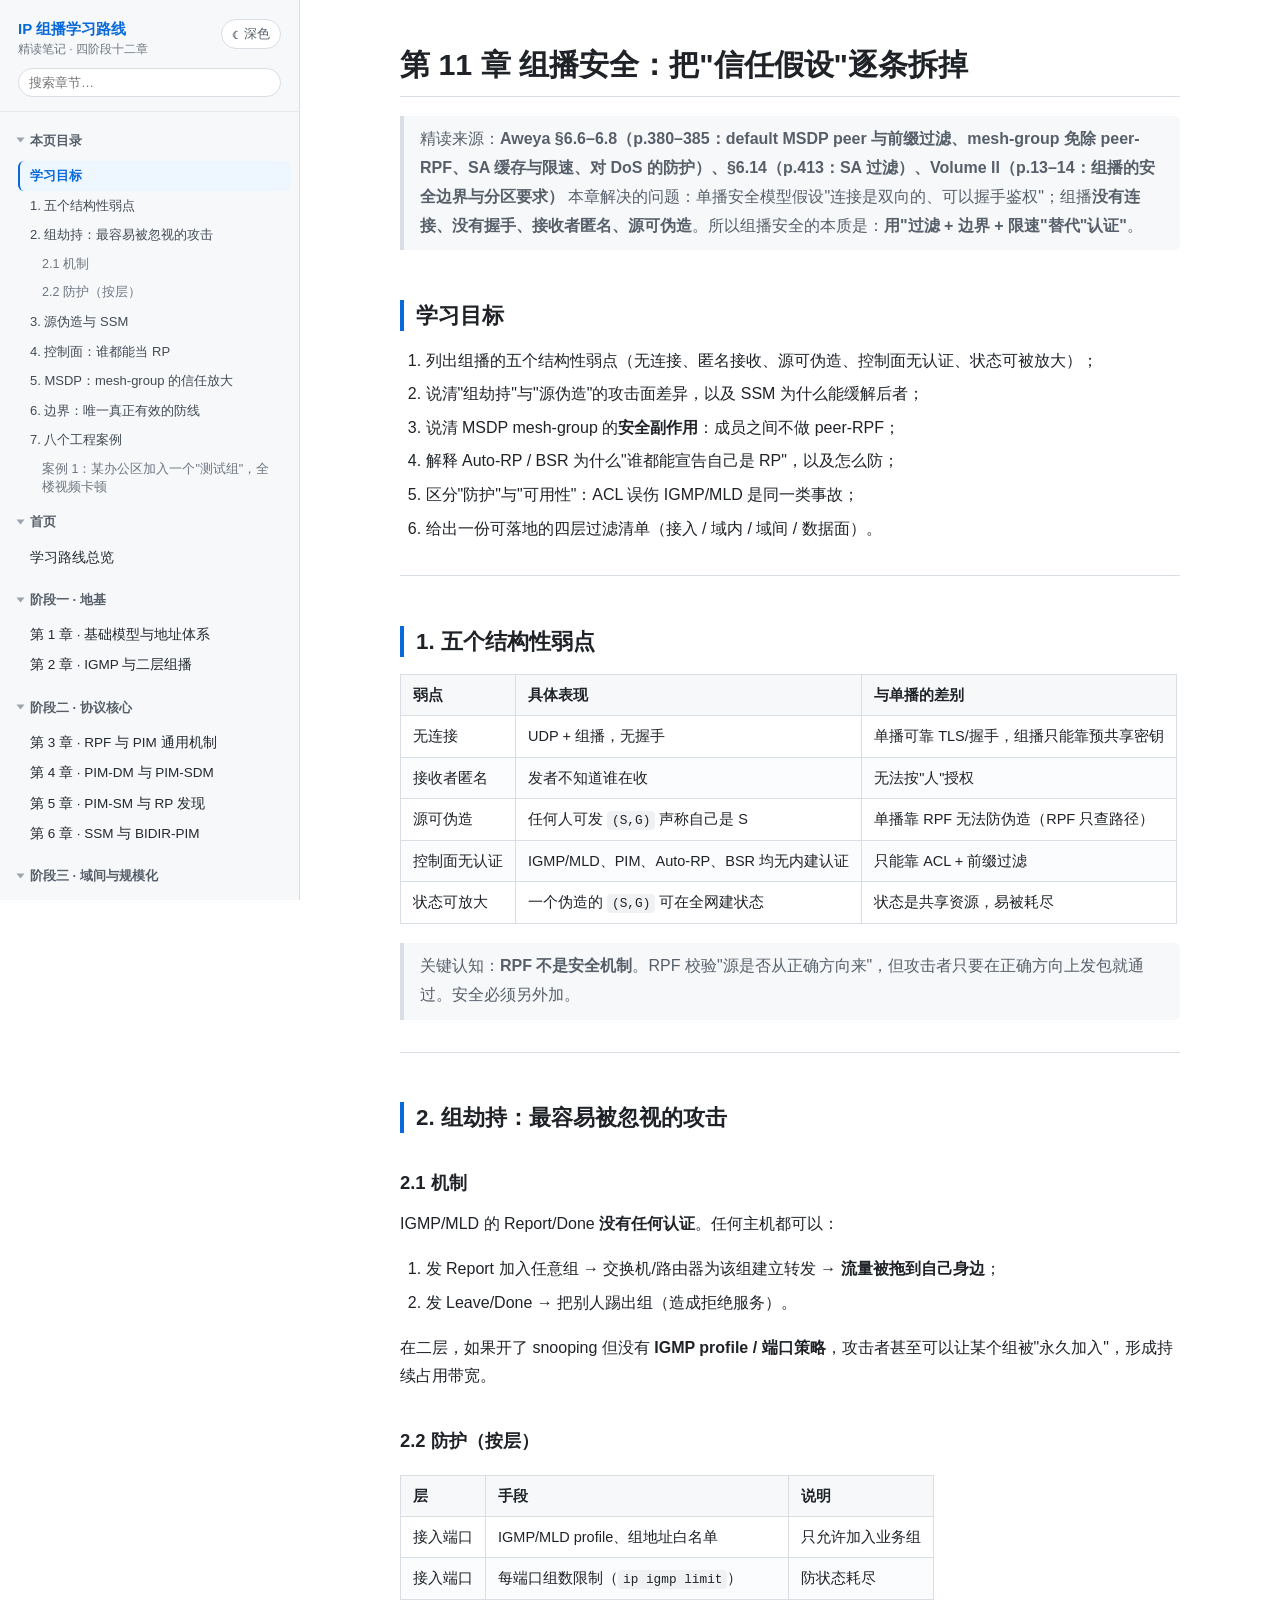
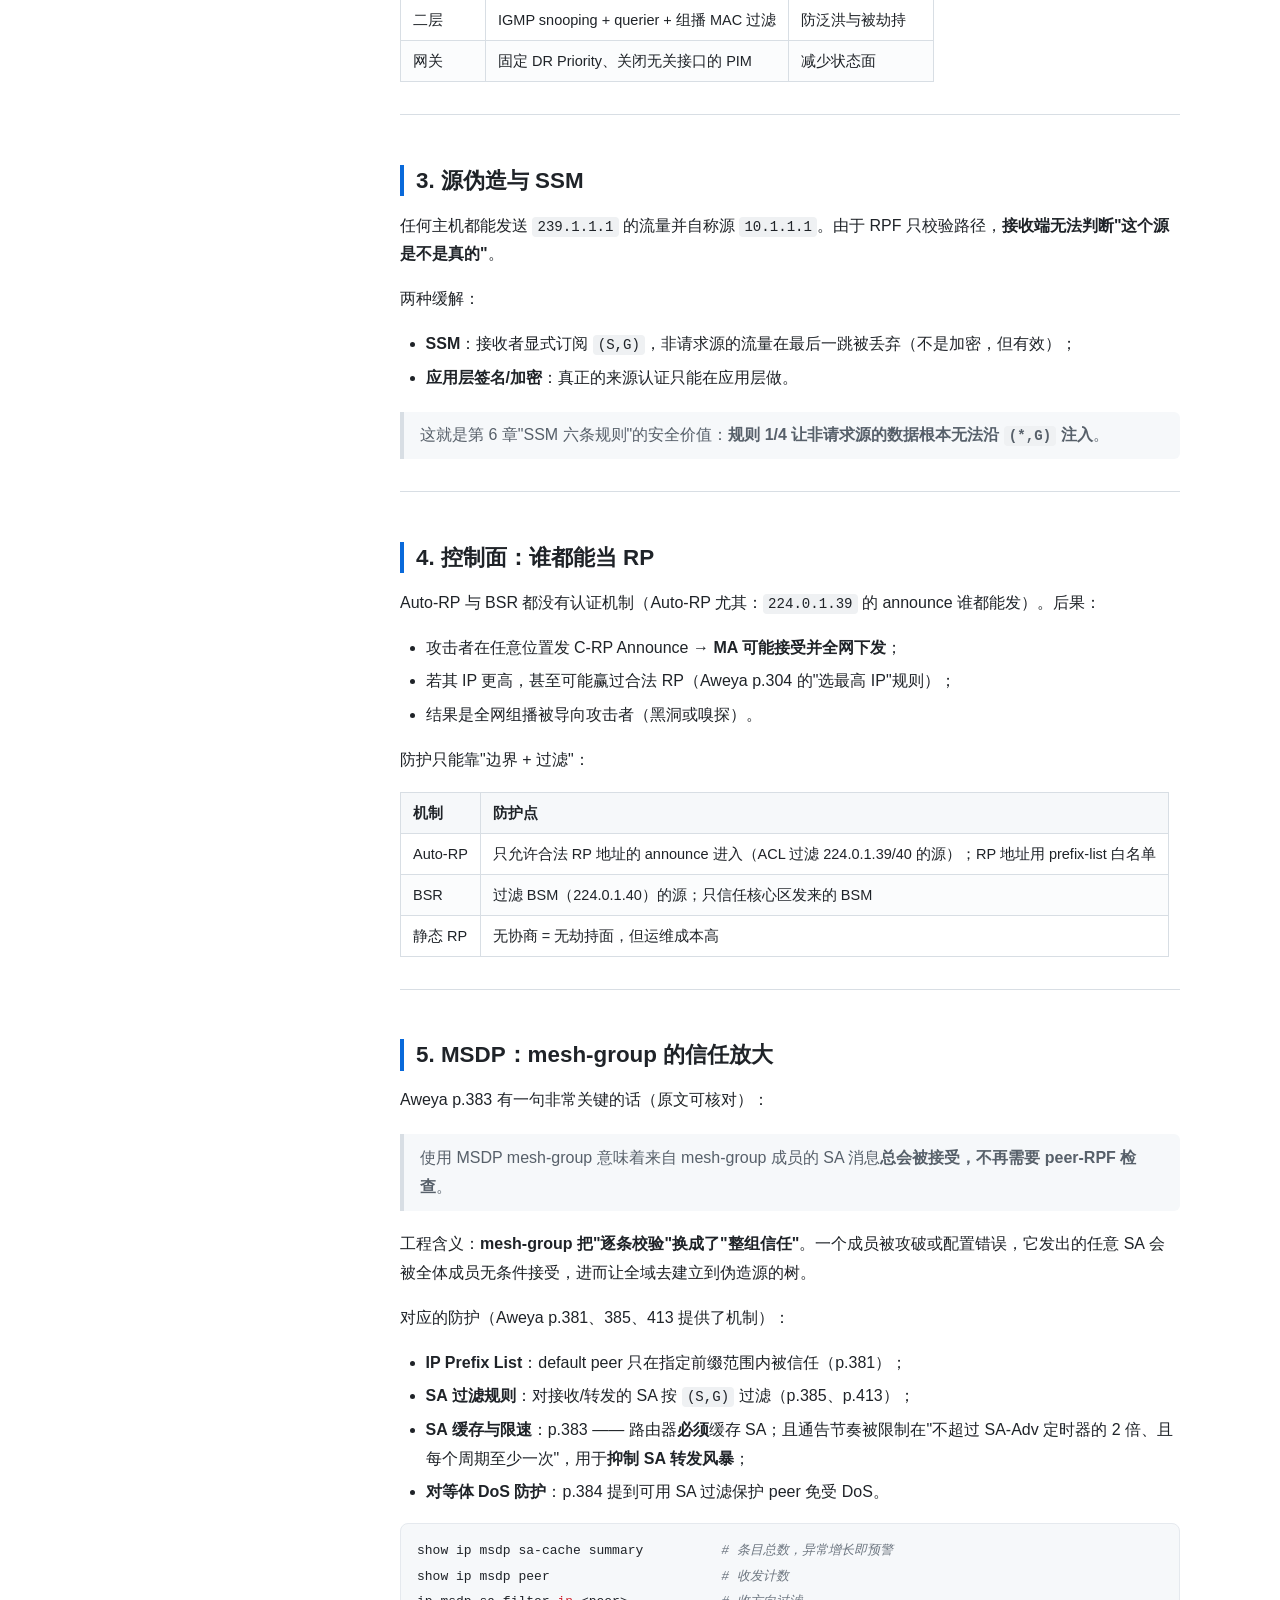
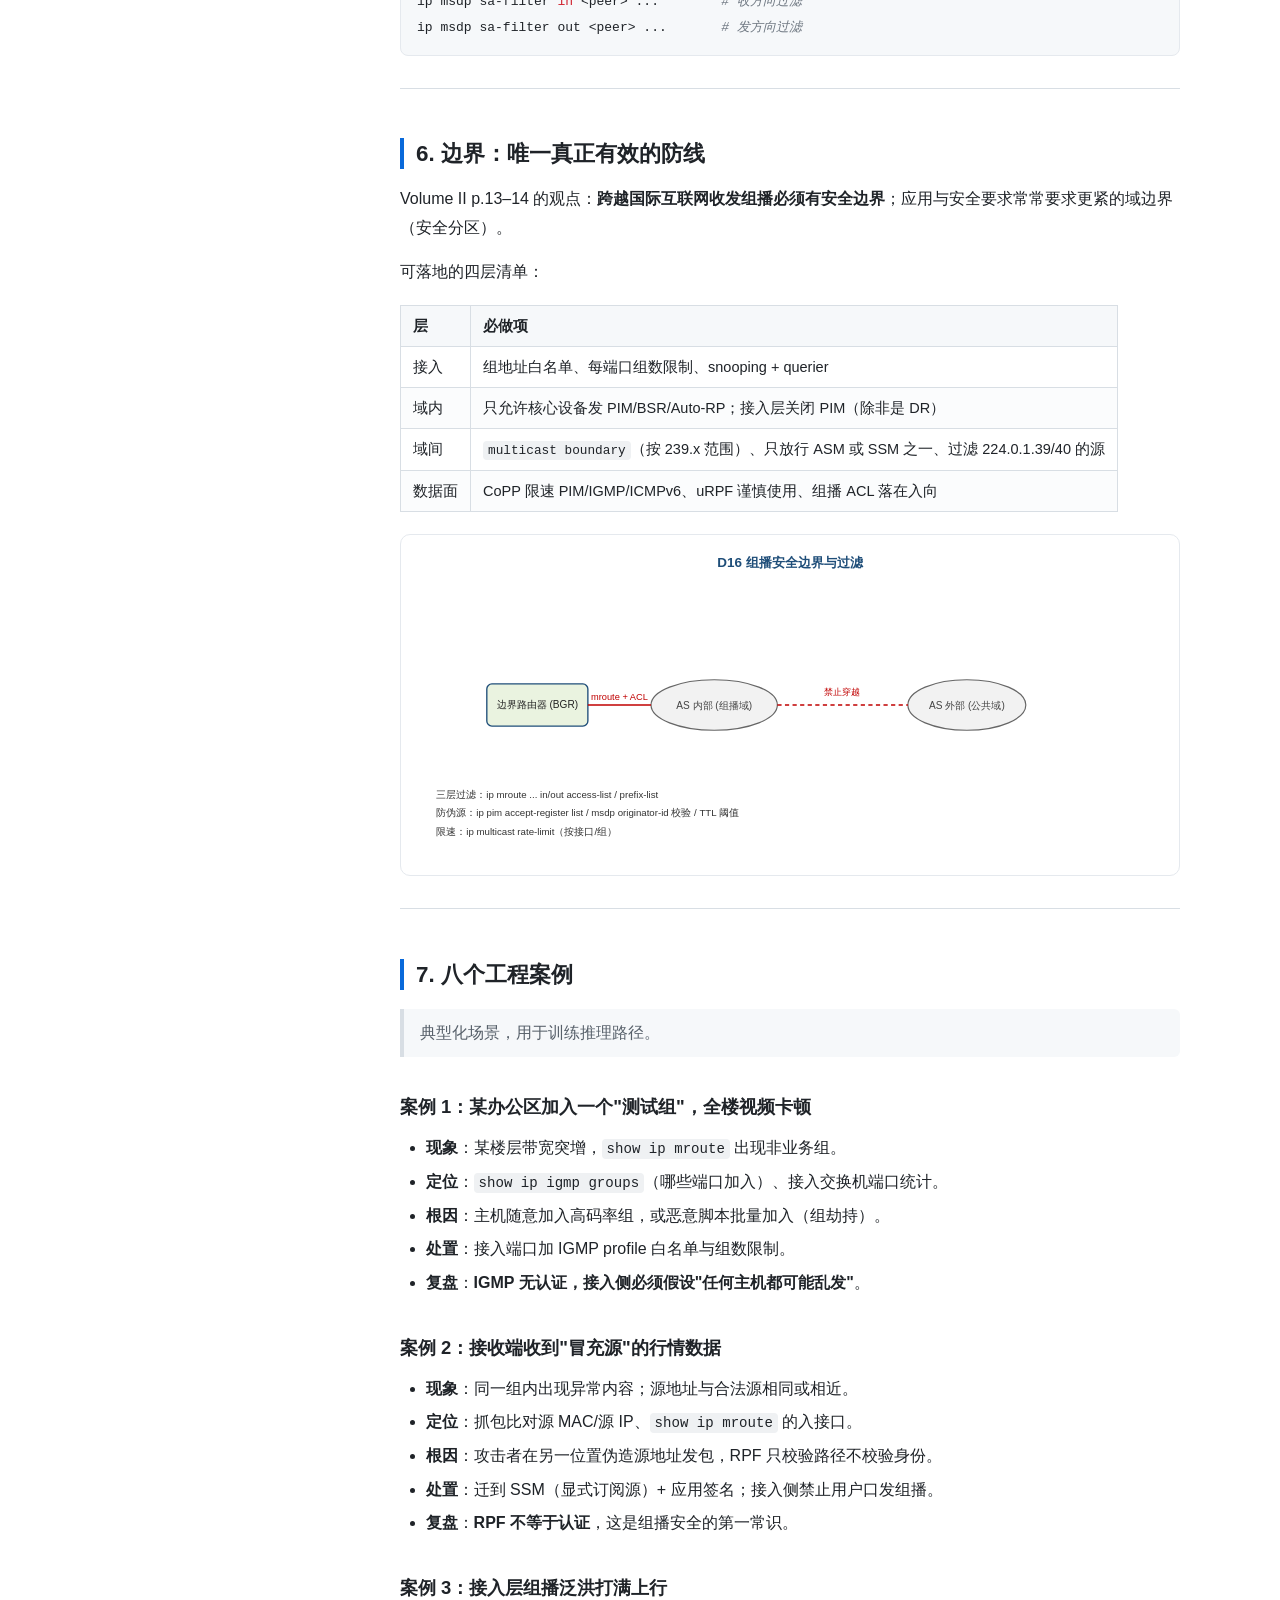
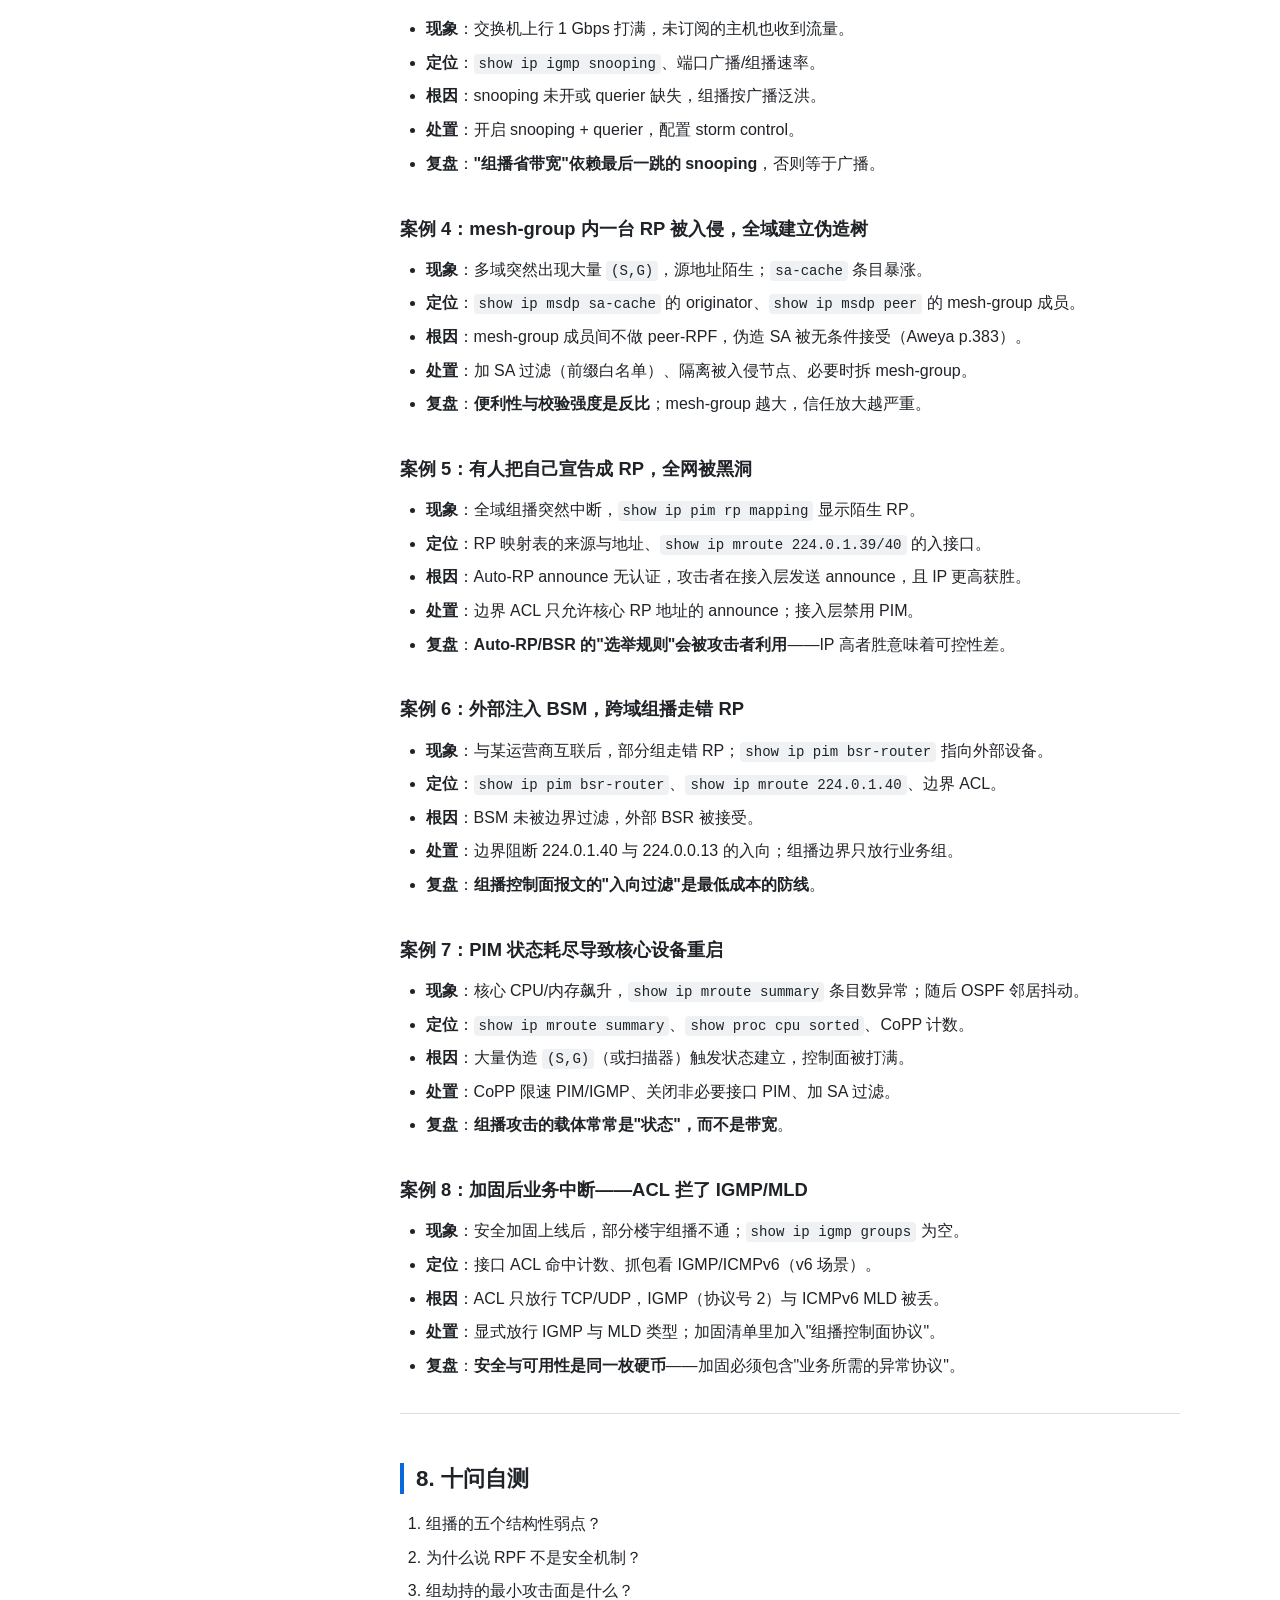
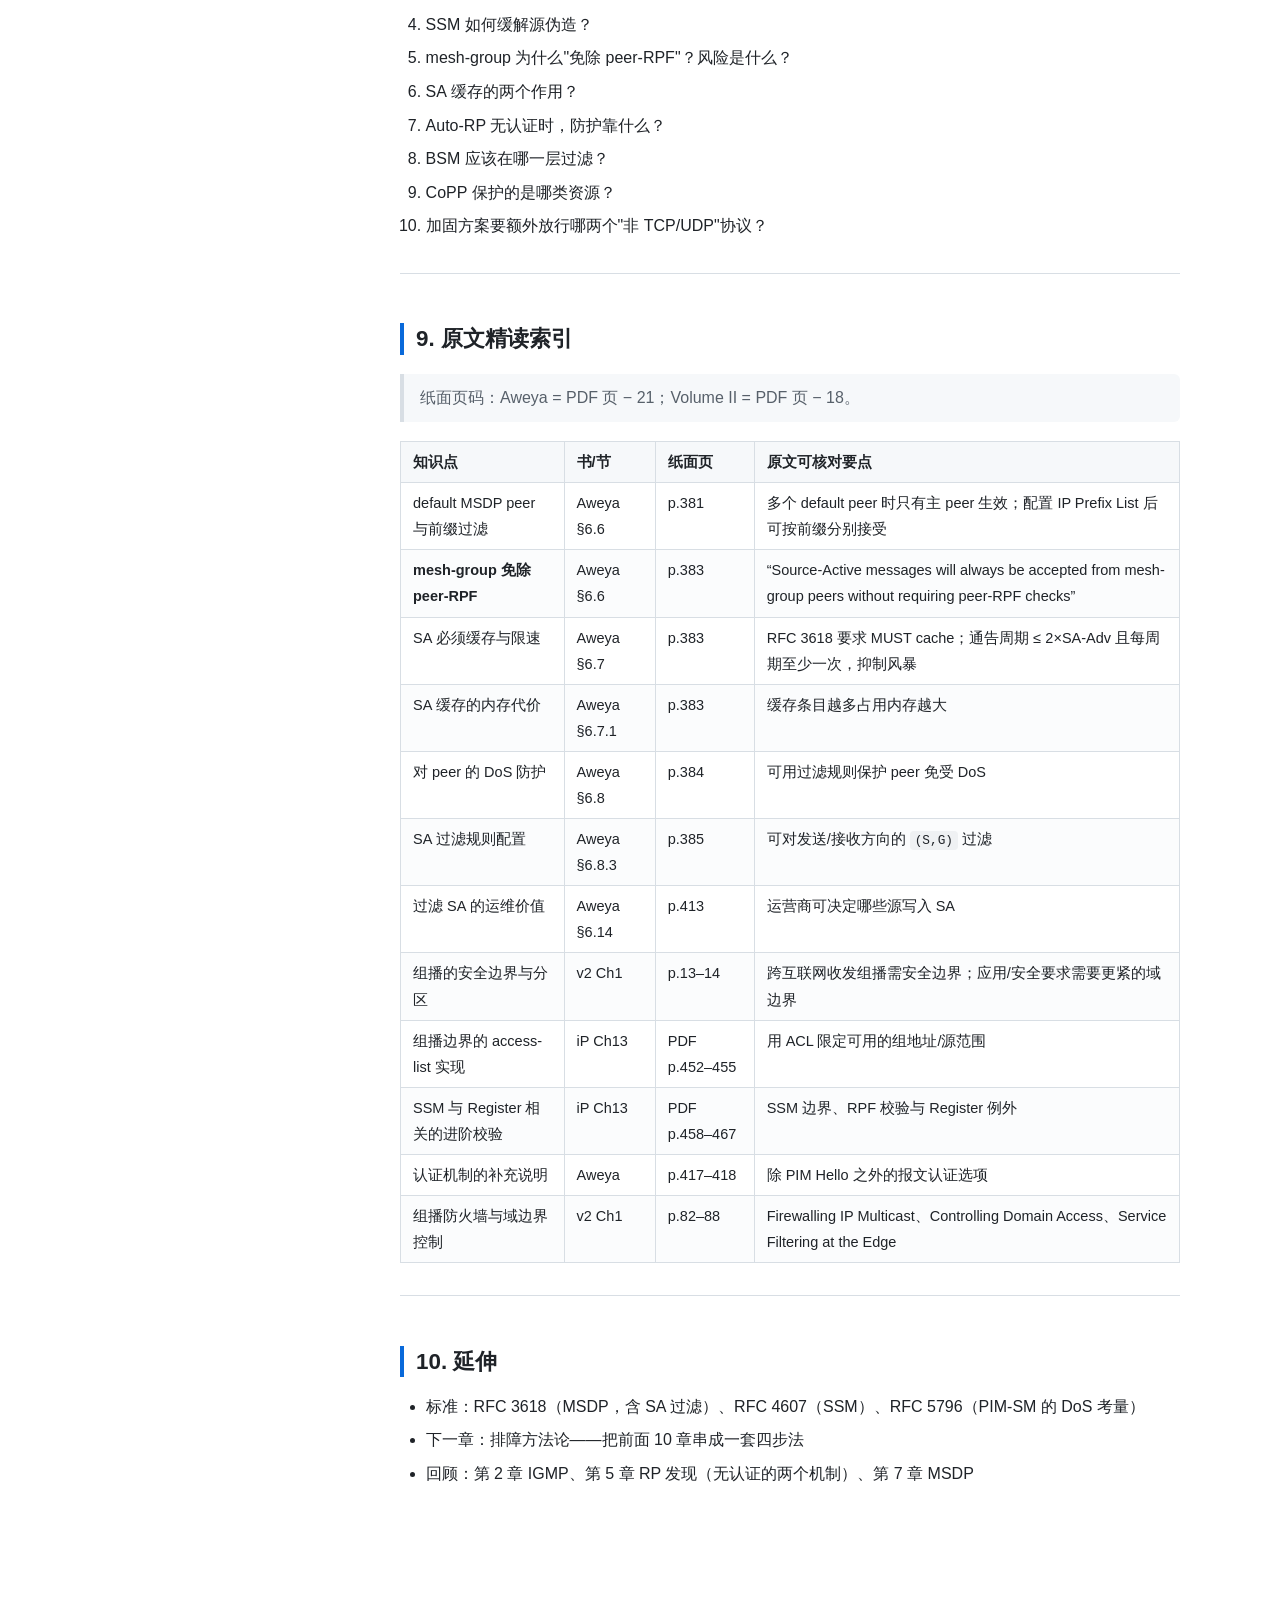
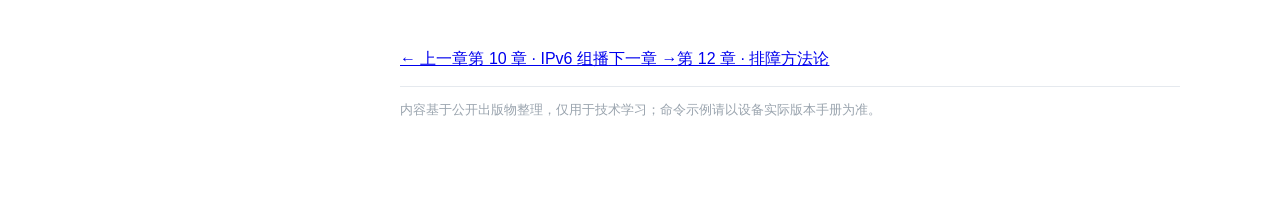
<file: chapters/ch11-security.html>
<!DOCTYPE html>
<html lang="zh-CN">
<head>
<meta charset="utf-8">
<meta name="viewport" content="width=device-width, initial-scale=1">
<title>第 11 章 · 组播安全与过滤 · IP 组播学习路线</title>
<meta name="description" content="IP 组播学习路线：四阶段十二章精读笔记，96 个生产案例，16 张 SVG 拓扑图。">
<link rel="icon" href="data:image/svg+xml,<svg xmlns='http://www.w3.org/2000/svg' viewBox='0 0 32 32'><rect width='32' height='32' rx='6' fill='%230969da'/><circle cx='16' cy='16' r='4' fill='white'/><circle cx='16' cy='6' r='2.6' fill='white'/><circle cx='25' cy='21' r='2.6' fill='white'/><circle cx='7' cy='21' r='2.6' fill='white'/><path d='M16 10.6V8.6M18.9 17.6l3.4 2M13.1 17.6l-3.4 2' stroke='white' stroke-width='1.6'/></svg>">
<link rel="stylesheet" href="../assets/css/site.css">
<script>
/* 尽早写入主题，避免刷新时闪白 */
(function () {
  var saved = null;
  try { saved = localStorage.getItem('mc-theme'); } catch (e) {}
  var dark = window.matchMedia && window.matchMedia('(prefers-color-scheme: dark)').matches;
  document.documentElement.setAttribute('data-theme', saved || (dark ? 'dark' : 'light'));
})();
</script>
</head>
<body>
<div class="progress" id="progress"></div>
<input type="checkbox" id="nav-toggle" hidden>
<label for="nav-toggle" class="nav-toggle-btn">☰ 目录</label>

<button type="button" class="theme-toggle floating" data-theme-toggle aria-label="切换深色/浅色主题" title="切换深色/浅色主题">
  <span class="theme-icon" aria-hidden="true">◐</span><span class="theme-text">深色</span>
</button>

<aside class="sidebar">
  <div class="brand">
    <div class="brand-row">
      <a href="../index.html">IP 组播学习路线<span>精读笔记 · 四阶段十二章</span></a>
      <button type="button" class="theme-toggle" data-theme-toggle aria-label="切换深色/浅色主题" title="切换深色/浅色主题">
        <span class="theme-icon" aria-hidden="true">◐</span><span class="theme-text">深色</span>
      </button>
    </div>
    <div class="search-wrap">
      <input type="search" id="nav-search" placeholder="搜索章节…" autocomplete="off" aria-label="搜索章节">
    </div>
  </div>

  <nav class="nav">
    <details class="group" id="page-toc-group" open>
      <summary>本页目录</summary>
      <ul class="toc" id="toc-list"></ul>
    </details>

    <details class="group" id="home-group" open>
      <summary>首页</summary>
      <ul><li><a href="../index.html" data-path="index.html">学习路线总览</a></li></ul>
    </details>
    <details class="group part" data-part="阶段一" open>
      <summary>阶段一 · 地基</summary>
      <ul>
        <li><a href="../chapters/ch01-basics.html" data-path="chapters/ch01-basics.html">第 1 章 · 基础模型与地址体系</a></li>
        <li><a href="../chapters/ch02-igmp-l2.html" data-path="chapters/ch02-igmp-l2.html">第 2 章 · IGMP 与二层组播</a></li>
      </ul>
    </details>
    <details class="group part" data-part="阶段二" open>
      <summary>阶段二 · 协议核心</summary>
      <ul>
        <li><a href="../chapters/ch03-rpf-pim-basics.html" data-path="chapters/ch03-rpf-pim-basics.html">第 3 章 · RPF 与 PIM 通用机制</a></li>
        <li><a href="../chapters/ch04-pim-dm.html" data-path="chapters/ch04-pim-dm.html">第 4 章 · PIM-DM 与 PIM-SDM</a></li>
        <li><a href="../chapters/ch05-pim-sm-rp.html" data-path="chapters/ch05-pim-sm-rp.html">第 5 章 · PIM-SM 与 RP 发现</a></li>
        <li><a href="../chapters/ch06-ssm-bidir.html" data-path="chapters/ch06-ssm-bidir.html">第 6 章 · SSM 与 BIDIR-PIM</a></li>
      </ul>
    </details>
    <details class="group part" data-part="阶段三" open>
      <summary>阶段三 · 域间与规模化</summary>
      <ul>
        <li><a href="../chapters/ch07-msdp-mbgp.html" data-path="chapters/ch07-msdp-mbgp.html">第 7 章 · MSDP 与 MBGP 域间组播</a></li>
        <li><a href="../chapters/ch08-mvpn-scale.html" data-path="chapters/ch08-mvpn-scale.html">第 8 章 · MVPN / mLDP / BIER</a></li>
      </ul>
    </details>
    <details class="group part" data-part="阶段四" open>
      <summary>阶段四 · 场景实战</summary>
      <ul>
        <li><a href="../chapters/ch09-datacenter-cloud.html" data-path="chapters/ch09-datacenter-cloud.html">第 9 章 · 数据中心与云中的组播</a></li>
        <li><a href="../chapters/ch10-ipv6-multicast.html" data-path="chapters/ch10-ipv6-multicast.html">第 10 章 · IPv6 组播</a></li>
        <li><a href="../chapters/ch11-security.html" data-path="chapters/ch11-security.html" active>第 11 章 · 组播安全与过滤</a></li>
        <li><a href="../chapters/ch12-troubleshooting.html" data-path="chapters/ch12-troubleshooting.html">第 12 章 · 排障方法论</a></li>
      </ul>
    </details>
  </nav>
</aside>

<label for="nav-toggle" class="backdrop"></label>

<main class="main">
  <article class="content">
<h1 id="11">第 11 章 组播安全：把"信任假设"逐条拆掉</h1>
<blockquote>
<p>精读来源：<strong>Aweya §6.6–6.8（p.380–385：default MSDP peer 与前缀过滤、mesh-group 免除 peer-RPF、SA 缓存与限速、对 DoS 的防护）、§6.14（p.413：SA 过滤）、Volume II（p.13–14：组播的安全边界与分区要求）</strong>
本章解决的问题：单播安全模型假设"连接是双向的、可以握手鉴权"；组播<strong>没有连接、没有握手、接收者匿名、源可伪造</strong>。所以组播安全的本质是：<strong>用"过滤 + 边界 + 限速"替代"认证"</strong>。</p>
</blockquote>
<h2 id="_1">学习目标</h2>
<ol>
<li>列出组播的五个结构性弱点（无连接、匿名接收、源可伪造、控制面无认证、状态可被放大）；</li>
<li>说清"组劫持"与"源伪造"的攻击面差异，以及 SSM 为什么能缓解后者；</li>
<li>说清 MSDP mesh-group 的<strong>安全副作用</strong>：成员之间不做 peer-RPF；</li>
<li>解释 Auto-RP / BSR 为什么"谁都能宣告自己是 RP"，以及怎么防；</li>
<li>区分"防护"与"可用性"：ACL 误伤 IGMP/MLD 是同一类事故；</li>
<li>给出一份可落地的四层过滤清单（接入 / 域内 / 域间 / 数据面）。</li>
</ol>
<hr />
<h2 id="1">1. 五个结构性弱点</h2>
<table>
<thead>
<tr>
<th>弱点</th>
<th>具体表现</th>
<th>与单播的差别</th>
</tr>
</thead>
<tbody>
<tr>
<td>无连接</td>
<td>UDP + 组播，无握手</td>
<td>单播可靠 TLS/握手，组播只能靠预共享密钥</td>
</tr>
<tr>
<td>接收者匿名</td>
<td>发者不知道谁在收</td>
<td>无法按"人"授权</td>
</tr>
<tr>
<td>源可伪造</td>
<td>任何人可发 <code>(S,G)</code> 声称自己是 S</td>
<td>单播靠 RPF 无法防伪造（RPF 只查路径）</td>
</tr>
<tr>
<td>控制面无认证</td>
<td>IGMP/MLD、PIM、Auto-RP、BSR 均无内建认证</td>
<td>只能靠 ACL + 前缀过滤</td>
</tr>
<tr>
<td>状态可放大</td>
<td>一个伪造的 <code>(S,G)</code> 可在全网建状态</td>
<td>状态是共享资源，易被耗尽</td>
</tr>
</tbody>
</table>
<blockquote>
<p>关键认知：<strong>RPF 不是安全机制</strong>。RPF 校验"源是否从正确方向来"，但攻击者只要在正确方向上发包就通过。安全必须另外加。</p>
</blockquote>
<hr />
<h2 id="2">2. 组劫持：最容易被忽视的攻击</h2>
<h3 id="21">2.1 机制</h3>
<p>IGMP/MLD 的 Report/Done <strong>没有任何认证</strong>。任何主机都可以：</p>
<ol>
<li>发 Report 加入任意组 → 交换机/路由器为该组建立转发 → <strong>流量被拖到自己身边</strong>；</li>
<li>发 Leave/Done → 把别人踢出组（造成拒绝服务）。</li>
</ol>
<p>在二层，如果开了 snooping 但没有 <strong>IGMP profile / 端口策略</strong>，攻击者甚至可以让某个组被"永久加入"，形成持续占用带宽。</p>
<h3 id="22">2.2 防护（按层）</h3>
<table>
<thead>
<tr>
<th>层</th>
<th>手段</th>
<th>说明</th>
</tr>
</thead>
<tbody>
<tr>
<td>接入端口</td>
<td>IGMP/MLD profile、组地址白名单</td>
<td>只允许加入业务组</td>
</tr>
<tr>
<td>接入端口</td>
<td>每端口组数限制（<code>ip igmp limit</code>）</td>
<td>防状态耗尽</td>
</tr>
<tr>
<td>二层</td>
<td>IGMP snooping + querier + 组播 MAC 过滤</td>
<td>防泛洪与被劫持</td>
</tr>
<tr>
<td>网关</td>
<td>固定 DR Priority、关闭无关接口的 PIM</td>
<td>减少状态面</td>
</tr>
</tbody>
</table>
<hr />
<h2 id="3-ssm">3. 源伪造与 SSM</h2>
<p>任何主机都能发送 <code>239.1.1.1</code> 的流量并自称源 <code>10.1.1.1</code>。由于 RPF 只校验路径，<strong>接收端无法判断"这个源是不是真的"</strong>。</p>
<p>两种缓解：</p>
<ul>
<li><strong>SSM</strong>：接收者显式订阅 <code>(S,G)</code>，非请求源的流量在最后一跳被丢弃（不是加密，但有效）；</li>
<li><strong>应用层签名/加密</strong>：真正的来源认证只能在应用层做。</li>
</ul>
<blockquote>
<p>这就是第 6 章"SSM 六条规则"的安全价值：<strong>规则 1/4 让非请求源的数据根本无法沿 <code>(*,G)</code> 注入</strong>。</p>
</blockquote>
<hr />
<h2 id="4-rp">4. 控制面：谁都能当 RP</h2>
<p>Auto-RP 与 BSR 都没有认证机制（Auto-RP 尤其：<code>224.0.1.39</code> 的 announce 谁都能发）。后果：</p>
<ul>
<li>攻击者在任意位置发 C-RP Announce → <strong>MA 可能接受并全网下发</strong>；</li>
<li>若其 IP 更高，甚至可能赢过合法 RP（Aweya p.304 的"选最高 IP"规则）；</li>
<li>结果是全网组播被导向攻击者（黑洞或嗅探）。</li>
</ul>
<p>防护只能靠"边界 + 过滤"：</p>
<table>
<thead>
<tr>
<th>机制</th>
<th>防护点</th>
</tr>
</thead>
<tbody>
<tr>
<td>Auto-RP</td>
<td>只允许合法 RP 地址的 announce 进入（ACL 过滤 224.0.1.39/40 的源）；RP 地址用 prefix-list 白名单</td>
</tr>
<tr>
<td>BSR</td>
<td>过滤 BSM（224.0.1.40）的源；只信任核心区发来的 BSM</td>
</tr>
<tr>
<td>静态 RP</td>
<td>无协商 = 无劫持面，但运维成本高</td>
</tr>
</tbody>
</table>
<hr />
<h2 id="5-msdpmesh-group">5. MSDP：mesh-group 的信任放大</h2>
<p>Aweya p.383 有一句非常关键的话（原文可核对）：</p>
<blockquote>
<p>使用 MSDP mesh-group 意味着来自 mesh-group 成员的 SA 消息<strong>总会被接受，不再需要 peer-RPF 检查</strong>。</p>
</blockquote>
<p>工程含义：<strong>mesh-group 把"逐条校验"换成了"整组信任"</strong>。一个成员被攻破或配置错误，它发出的任意 SA 会被全体成员无条件接受，进而让全域去建立到伪造源的树。</p>
<p>对应的防护（Aweya p.381、385、413 提供了机制）：</p>
<ul>
<li><strong>IP Prefix List</strong>：default peer 只在指定前缀范围内被信任（p.381）；</li>
<li><strong>SA 过滤规则</strong>：对接收/转发的 SA 按 <code>(S,G)</code> 过滤（p.385、p.413）；</li>
<li><strong>SA 缓存与限速</strong>：p.383 —— 路由器<strong>必须</strong>缓存 SA；且通告节奏被限制在"不超过 SA-Adv 定时器的 2 倍、且每个周期至少一次"，用于<strong>抑制 SA 转发风暴</strong>；</li>
<li><strong>对等体 DoS 防护</strong>：p.384 提到可用 SA 过滤保护 peer 免受 DoS。</li>
</ul>
<div class="codehilite"><pre><span></span><code>show<span class="w"> </span>ip<span class="w"> </span>msdp<span class="w"> </span>sa-cache<span class="w"> </span>summary<span class="w">          </span><span class="c1"># 条目总数，异常增长即预警</span>
show<span class="w"> </span>ip<span class="w"> </span>msdp<span class="w"> </span>peer<span class="w">                      </span><span class="c1"># 收发计数</span>
ip<span class="w"> </span>msdp<span class="w"> </span>sa-filter<span class="w"> </span><span class="k">in</span><span class="w"> </span>&lt;peer&gt;<span class="w"> </span>...<span class="w">        </span><span class="c1"># 收方向过滤</span>
ip<span class="w"> </span>msdp<span class="w"> </span>sa-filter<span class="w"> </span>out<span class="w"> </span>&lt;peer&gt;<span class="w"> </span>...<span class="w">       </span><span class="c1"># 发方向过滤</span>
</code></pre></div>

<hr />
<h2 id="6">6. 边界：唯一真正有效的防线</h2>
<p>Volume II p.13–14 的观点：<strong>跨越国际互联网收发组播必须有安全边界</strong>；应用与安全要求常常要求更紧的域边界（安全分区）。</p>
<p>可落地的四层清单：</p>
<table>
<thead>
<tr>
<th>层</th>
<th>必做项</th>
</tr>
</thead>
<tbody>
<tr>
<td>接入</td>
<td>组地址白名单、每端口组数限制、snooping + querier</td>
</tr>
<tr>
<td>域内</td>
<td>只允许核心设备发 PIM/BSR/Auto-RP；接入层关闭 PIM（除非是 DR）</td>
</tr>
<tr>
<td>域间</td>
<td><code>multicast boundary</code>（按 239.x 范围）、只放行 ASM 或 SSM 之一、过滤 224.0.1.39/40 的源</td>
</tr>
<tr>
<td>数据面</td>
<td>CoPP 限速 PIM/IGMP/ICMPv6、uRPF 谨慎使用、组播 ACL 落在入向</td>
</tr>
</tbody>
</table>
<p><img alt="组播安全边界与四层过滤" src="../diagrams/d16-security.svg" /></p>
<hr />
<h2 id="7">7. 八个工程案例</h2>
<blockquote>
<p>典型化场景，用于训练推理路径。</p>
</blockquote>
<h3 id="1_1">案例 1：某办公区加入一个"测试组"，全楼视频卡顿</h3>
<ul>
<li><strong>现象</strong>：某楼层带宽突增，<code>show ip mroute</code> 出现非业务组。</li>
<li><strong>定位</strong>：<code>show ip igmp groups</code>（哪些端口加入）、接入交换机端口统计。</li>
<li><strong>根因</strong>：主机随意加入高码率组，或恶意脚本批量加入（组劫持）。</li>
<li><strong>处置</strong>：接入端口加 IGMP profile 白名单与组数限制。</li>
<li><strong>复盘</strong>：<strong>IGMP 无认证，接入侧必须假设"任何主机都可能乱发"</strong>。</li>
</ul>
<h3 id="2_1">案例 2：接收端收到"冒充源"的行情数据</h3>
<ul>
<li><strong>现象</strong>：同一组内出现异常内容；源地址与合法源相同或相近。</li>
<li><strong>定位</strong>：抓包比对源 MAC/源 IP、<code>show ip mroute</code> 的入接口。</li>
<li><strong>根因</strong>：攻击者在另一位置伪造源地址发包，RPF 只校验路径不校验身份。</li>
<li><strong>处置</strong>：迁到 SSM（显式订阅源）+ 应用签名；接入侧禁止用户口发组播。</li>
<li><strong>复盘</strong>：<strong>RPF 不等于认证</strong>，这是组播安全的第一常识。</li>
</ul>
<h3 id="3">案例 3：接入层组播泛洪打满上行</h3>
<ul>
<li><strong>现象</strong>：交换机上行 1 Gbps 打满，未订阅的主机也收到流量。</li>
<li><strong>定位</strong>：<code>show ip igmp snooping</code>、端口广播/组播速率。</li>
<li><strong>根因</strong>：snooping 未开或 querier 缺失，组播按广播泛洪。</li>
<li><strong>处置</strong>：开启 snooping + querier，配置 storm control。</li>
<li><strong>复盘</strong>：<strong>"组播省带宽"依赖最后一跳的 snooping</strong>，否则等于广播。</li>
</ul>
<h3 id="4mesh-group-rp">案例 4：mesh-group 内一台 RP 被入侵，全域建立伪造树</h3>
<ul>
<li><strong>现象</strong>：多域突然出现大量 <code>(S,G)</code>，源地址陌生；<code>sa-cache</code> 条目暴涨。</li>
<li><strong>定位</strong>：<code>show ip msdp sa-cache</code> 的 originator、<code>show ip msdp peer</code> 的 mesh-group 成员。</li>
<li><strong>根因</strong>：mesh-group 成员间不做 peer-RPF，伪造 SA 被无条件接受（Aweya p.383）。</li>
<li><strong>处置</strong>：加 SA 过滤（前缀白名单）、隔离被入侵节点、必要时拆 mesh-group。</li>
<li><strong>复盘</strong>：<strong>便利性与校验强度是反比</strong>；mesh-group 越大，信任放大越严重。</li>
</ul>
<h3 id="5-rp">案例 5：有人把自己宣告成 RP，全网被黑洞</h3>
<ul>
<li><strong>现象</strong>：全域组播突然中断，<code>show ip pim rp mapping</code> 显示陌生 RP。</li>
<li><strong>定位</strong>：RP 映射表的来源与地址、<code>show ip mroute 224.0.1.39/40</code> 的入接口。</li>
<li><strong>根因</strong>：Auto-RP announce 无认证，攻击者在接入层发送 announce，且 IP 更高获胜。</li>
<li><strong>处置</strong>：边界 ACL 只允许核心 RP 地址的 announce；接入层禁用 PIM。</li>
<li><strong>复盘</strong>：<strong>Auto-RP/BSR 的"选举规则"会被攻击者利用</strong>——IP 高者胜意味着可控性差。</li>
</ul>
<h3 id="6-bsm-rp">案例 6：外部注入 BSM，跨域组播走错 RP</h3>
<ul>
<li><strong>现象</strong>：与某运营商互联后，部分组走错 RP；<code>show ip pim bsr-router</code> 指向外部设备。</li>
<li><strong>定位</strong>：<code>show ip pim bsr-router</code>、<code>show ip mroute 224.0.1.40</code>、边界 ACL。</li>
<li><strong>根因</strong>：BSM 未被边界过滤，外部 BSR 被接受。</li>
<li><strong>处置</strong>：边界阻断 224.0.1.40 与 224.0.0.13 的入向；组播边界只放行业务组。</li>
<li><strong>复盘</strong>：<strong>组播控制面报文的"入向过滤"是最低成本的防线</strong>。</li>
</ul>
<h3 id="7pim">案例 7：PIM 状态耗尽导致核心设备重启</h3>
<ul>
<li><strong>现象</strong>：核心 CPU/内存飙升，<code>show ip mroute summary</code> 条目数异常；随后 OSPF 邻居抖动。</li>
<li><strong>定位</strong>：<code>show ip mroute summary</code>、<code>show proc cpu sorted</code>、CoPP 计数。</li>
<li><strong>根因</strong>：大量伪造 <code>(S,G)</code>（或扫描器）触发状态建立，控制面被打满。</li>
<li><strong>处置</strong>：CoPP 限速 PIM/IGMP、关闭非必要接口 PIM、加 SA 过滤。</li>
<li><strong>复盘</strong>：<strong>组播攻击的载体常常是"状态"，而不是带宽</strong>。</li>
</ul>
<h3 id="8acl-igmpmld">案例 8：加固后业务中断——ACL 拦了 IGMP/MLD</h3>
<ul>
<li><strong>现象</strong>：安全加固上线后，部分楼宇组播不通；<code>show ip igmp groups</code> 为空。</li>
<li><strong>定位</strong>：接口 ACL 命中计数、抓包看 IGMP/ICMPv6（v6 场景）。</li>
<li><strong>根因</strong>：ACL 只放行 TCP/UDP，IGMP（协议号 2）与 ICMPv6 MLD 被丢。</li>
<li><strong>处置</strong>：显式放行 IGMP 与 MLD 类型；加固清单里加入"组播控制面协议"。</li>
<li><strong>复盘</strong>：<strong>安全与可用性是同一枚硬币</strong>——加固必须包含"业务所需的异常协议"。</li>
</ul>
<hr />
<h2 id="8">8. 十问自测</h2>
<ol>
<li>组播的五个结构性弱点？</li>
<li>为什么说 RPF 不是安全机制？</li>
<li>组劫持的最小攻击面是什么？</li>
<li>SSM 如何缓解源伪造？</li>
<li>mesh-group 为什么"免除 peer-RPF"？风险是什么？</li>
<li>SA 缓存的两个作用？</li>
<li>Auto-RP 无认证时，防护靠什么？</li>
<li>BSM 应该在哪一层过滤？</li>
<li>CoPP 保护的是哪类资源？</li>
<li>加固方案要额外放行哪两个"非 TCP/UDP"协议？</li>
</ol>
<hr />
<h2 id="9">9. 原文精读索引</h2>
<blockquote>
<p>纸面页码：Aweya = PDF 页 − 21；Volume II = PDF 页 − 18。</p>
</blockquote>
<table>
<thead>
<tr>
<th>知识点</th>
<th>书/节</th>
<th>纸面页</th>
<th>原文可核对要点</th>
</tr>
</thead>
<tbody>
<tr>
<td>default MSDP peer 与前缀过滤</td>
<td>Aweya §6.6</td>
<td>p.381</td>
<td>多个 default peer 时只有主 peer 生效；配置 IP Prefix List 后可按前缀分别接受</td>
</tr>
<tr>
<td><strong>mesh-group 免除 peer-RPF</strong></td>
<td>Aweya §6.6</td>
<td>p.383</td>
<td>“Source-Active messages will always be accepted from mesh-group peers without requiring peer-RPF checks”</td>
</tr>
<tr>
<td>SA 必须缓存与限速</td>
<td>Aweya §6.7</td>
<td>p.383</td>
<td>RFC 3618 要求 MUST cache；通告周期 ≤ 2×SA-Adv 且每周期至少一次，抑制风暴</td>
</tr>
<tr>
<td>SA 缓存的内存代价</td>
<td>Aweya §6.7.1</td>
<td>p.383</td>
<td>缓存条目越多占用内存越大</td>
</tr>
<tr>
<td>对 peer 的 DoS 防护</td>
<td>Aweya §6.8</td>
<td>p.384</td>
<td>可用过滤规则保护 peer 免受 DoS</td>
</tr>
<tr>
<td>SA 过滤规则配置</td>
<td>Aweya §6.8.3</td>
<td>p.385</td>
<td>可对发送/接收方向的 <code>(S,G)</code> 过滤</td>
</tr>
<tr>
<td>过滤 SA 的运维价值</td>
<td>Aweya §6.14</td>
<td>p.413</td>
<td>运营商可决定哪些源写入 SA</td>
</tr>
<tr>
<td>组播的安全边界与分区</td>
<td>v2 Ch1</td>
<td>p.13–14</td>
<td>跨互联网收发组播需安全边界；应用/安全要求需要更紧的域边界</td>
</tr>
<tr>
<td>组播边界的 access-list 实现</td>
<td>iP Ch13</td>
<td>PDF p.452–455</td>
<td>用 ACL 限定可用的组地址/源范围</td>
</tr>
<tr>
<td>SSM 与 Register 相关的进阶校验</td>
<td>iP Ch13</td>
<td>PDF p.458–467</td>
<td>SSM 边界、RPF 校验与 Register 例外</td>
</tr>
<tr>
<td>认证机制的补充说明</td>
<td>Aweya</td>
<td>p.417–418</td>
<td>除 PIM Hello 之外的报文认证选项</td>
</tr>
<tr>
<td>组播防火墙与域边界控制</td>
<td>v2 Ch1</td>
<td>p.82–88</td>
<td>Firewalling IP Multicast、Controlling Domain Access、Service Filtering at the Edge</td>
</tr>
</tbody>
</table>
<hr />
<h2 id="10">10. 延伸</h2>
<ul>
<li>标准：RFC 3618（MSDP，含 SA 过滤）、RFC 4607（SSM）、RFC 5796（PIM-SM 的 DoS 考量）</li>
<li>下一章：排障方法论——把前面 10 章串成一套四步法</li>
<li>回顾：第 2 章 IGMP、第 5 章 RP 发现（无认证的两个机制）、第 7 章 MSDP</li>
</ul>
  </article>
  <footer class="page-foot">
<a class="prev" href="ch10-ipv6-multicast.html"><span class="dir">← 上一章</span><span class="ttl">第 10 章 · IPv6 组播</span></a><a class="next" href="ch12-troubleshooting.html"><span class="dir">下一章 →</span><span class="ttl">第 12 章 · 排障方法论</span></a>
    <p class="foot-note">内容基于公开出版物整理，仅用于技术学习；命令示例请以设备实际版本手册为准。</p>
  </footer>
</main>

<button type="button" class="to-top" id="to-top" aria-label="回到顶部" title="回到顶部">↑</button>

<script>
(function () {
  var content = document.querySelector('.content');
  var here = location.pathname;

  /* ---------- 当前章节高亮 + 展开所属分组 ---------- */
  var active = null;
  document.querySelectorAll('.nav a[data-path]').forEach(function (a) {
    if (here.indexOf('/' + a.dataset.path) !== -1 || here.indexOf(a.dataset.path) !== -1) {
      a.classList.add('active');
      active = a;
    }
  });
  if (active) {
    var g = active.closest('details');
    if (g) g.open = true;
  }

  /* ---------- 生成本页目录（取 h2 / h3） ---------- */
  var heads = content ? content.querySelectorAll('h2, h3') : [];
  var tocList = document.getElementById('toc-list');
  heads.forEach(function (h, i) {
    h.id = 'sec-' + (i + 1);
    var li = document.createElement('li');
    li.className = h.tagName === 'H3' ? 'lvl3' : 'lvl2';
    var a = document.createElement('a');
    a.href = '#' + h.id;
    a.textContent = h.textContent.trim();
    li.appendChild(a);
    tocList.appendChild(li);
  });
  if (!heads.length) {
    var g = document.getElementById('page-toc-group');
    if (g) g.remove();
  }

  /* ---------- 目录滚动高亮 ---------- */
  if (heads.length) {
    var links = tocList.querySelectorAll('a');
    var onScroll = function () {
      var idx = 0;
      heads.forEach(function (h, i) {
        if (h.getBoundingClientRect().top <= 100) idx = i;
      });
      links.forEach(function (a, i) { a.classList.toggle('active', i === idx); });
    };
    window.addEventListener('scroll', onScroll, { passive: true });
    onScroll();
  }

  /* ---------- 阅读进度条 ---------- */
  var bar = document.getElementById('progress');
  function paintProgress() {
    if (!bar) return;
    var h = document.documentElement.scrollHeight - window.innerHeight;
    var p = h > 0 ? (window.scrollY / h) * 100 : 0;
    bar.style.width = Math.min(100, Math.max(0, p)) + '%';
  }
  window.addEventListener('scroll', paintProgress, { passive: true });
  paintProgress();

  /* ---------- 回到顶部 ---------- */
  var top = document.getElementById('to-top');
  if (top) {
    top.addEventListener('click', function () { window.scrollTo({ top: 0, behavior: 'smooth' }); });
    window.addEventListener('scroll', function () {
      top.style.opacity = window.scrollY > 400 ? '1' : '0';
    }, { passive: true });
  }

  /* ---------- 侧栏搜索过滤 ---------- */
  var search = document.getElementById('nav-search');
  if (search) {
    search.addEventListener('input', function () {
      var q = search.value.trim().toLowerCase();
      document.querySelectorAll('.nav .group.part').forEach(function (grp) {
        var hit = 0;
        grp.querySelectorAll('li').forEach(function (li) {
          var t = (li.textContent || '').toLowerCase();
          var ok = !q || t.indexOf(q) !== -1;
          li.style.display = ok ? '' : 'none';
          if (ok) hit++;
        });
        grp.style.display = hit ? '' : 'none';
        if (q && hit) grp.open = true;
      });
    });
  }

  /* ---------- 代码块复制按钮 ---------- */
  document.querySelectorAll('.content pre').forEach(function (pre) {
    var btn = document.createElement('button');
    btn.className = 'copy-btn';
    btn.type = 'button';
    btn.textContent = '复制';
    btn.addEventListener('click', function () {
      var code = pre.querySelector('code');
      var text = code ? code.innerText : pre.innerText;
      navigator.clipboard.writeText(text).then(function () {
        btn.textContent = '已复制';
        setTimeout(function () { btn.textContent = '复制'; }, 1500);
      }).catch(function () { btn.textContent = '复制失败'; });
    });
    pre.appendChild(btn);
  });

  /* ---------- 移动端点目录后自动收起 ---------- */
  document.querySelectorAll('.nav a[data-path]').forEach(function (a) {
    a.addEventListener('click', function () {
      document.getElementById('nav-toggle').checked = false;
    });
  });

  /* ---------- 主题切换 ---------- */
  var root = document.documentElement;
  var mq = window.matchMedia ? window.matchMedia('(prefers-color-scheme: dark)') : null;

  function paintButtons(theme) {
    var dark = theme === 'dark';
    document.querySelectorAll('[data-theme-toggle]').forEach(function (btn) {
      btn.querySelector('.theme-icon').textContent = dark ? '☀' : '☾';
      btn.querySelector('.theme-text').textContent = dark ? '浅色' : '深色';
      btn.setAttribute('aria-pressed', dark ? 'true' : 'false');
      btn.title = dark ? '切换到浅色主题' : '切换到深色主题';
    });
  }

  function applyTheme(theme) {
    root.setAttribute('data-theme', theme);
    paintButtons(theme);
  }

  paintButtons(root.getAttribute('data-theme') || 'light');

  document.querySelectorAll('[data-theme-toggle]').forEach(function (btn) {
    btn.addEventListener('click', function () {
      var next = root.getAttribute('data-theme') === 'dark' ? 'light' : 'dark';
      applyTheme(next);
      try { localStorage.setItem('mc-theme', next); } catch (e) {}
    });
  });

  if (mq) {
    var onScheme = function (e) {
      var saved = null;
      try { saved = localStorage.getItem('mc-theme'); } catch (err) {}
      if (!saved) applyTheme(e.matches ? 'dark' : 'light');
    };
    if (mq.addEventListener) mq.addEventListener('change', onScheme);
    else if (mq.addListener) mq.addListener(onScheme);
  }
})();
</script>
</body>
</html>
</file>
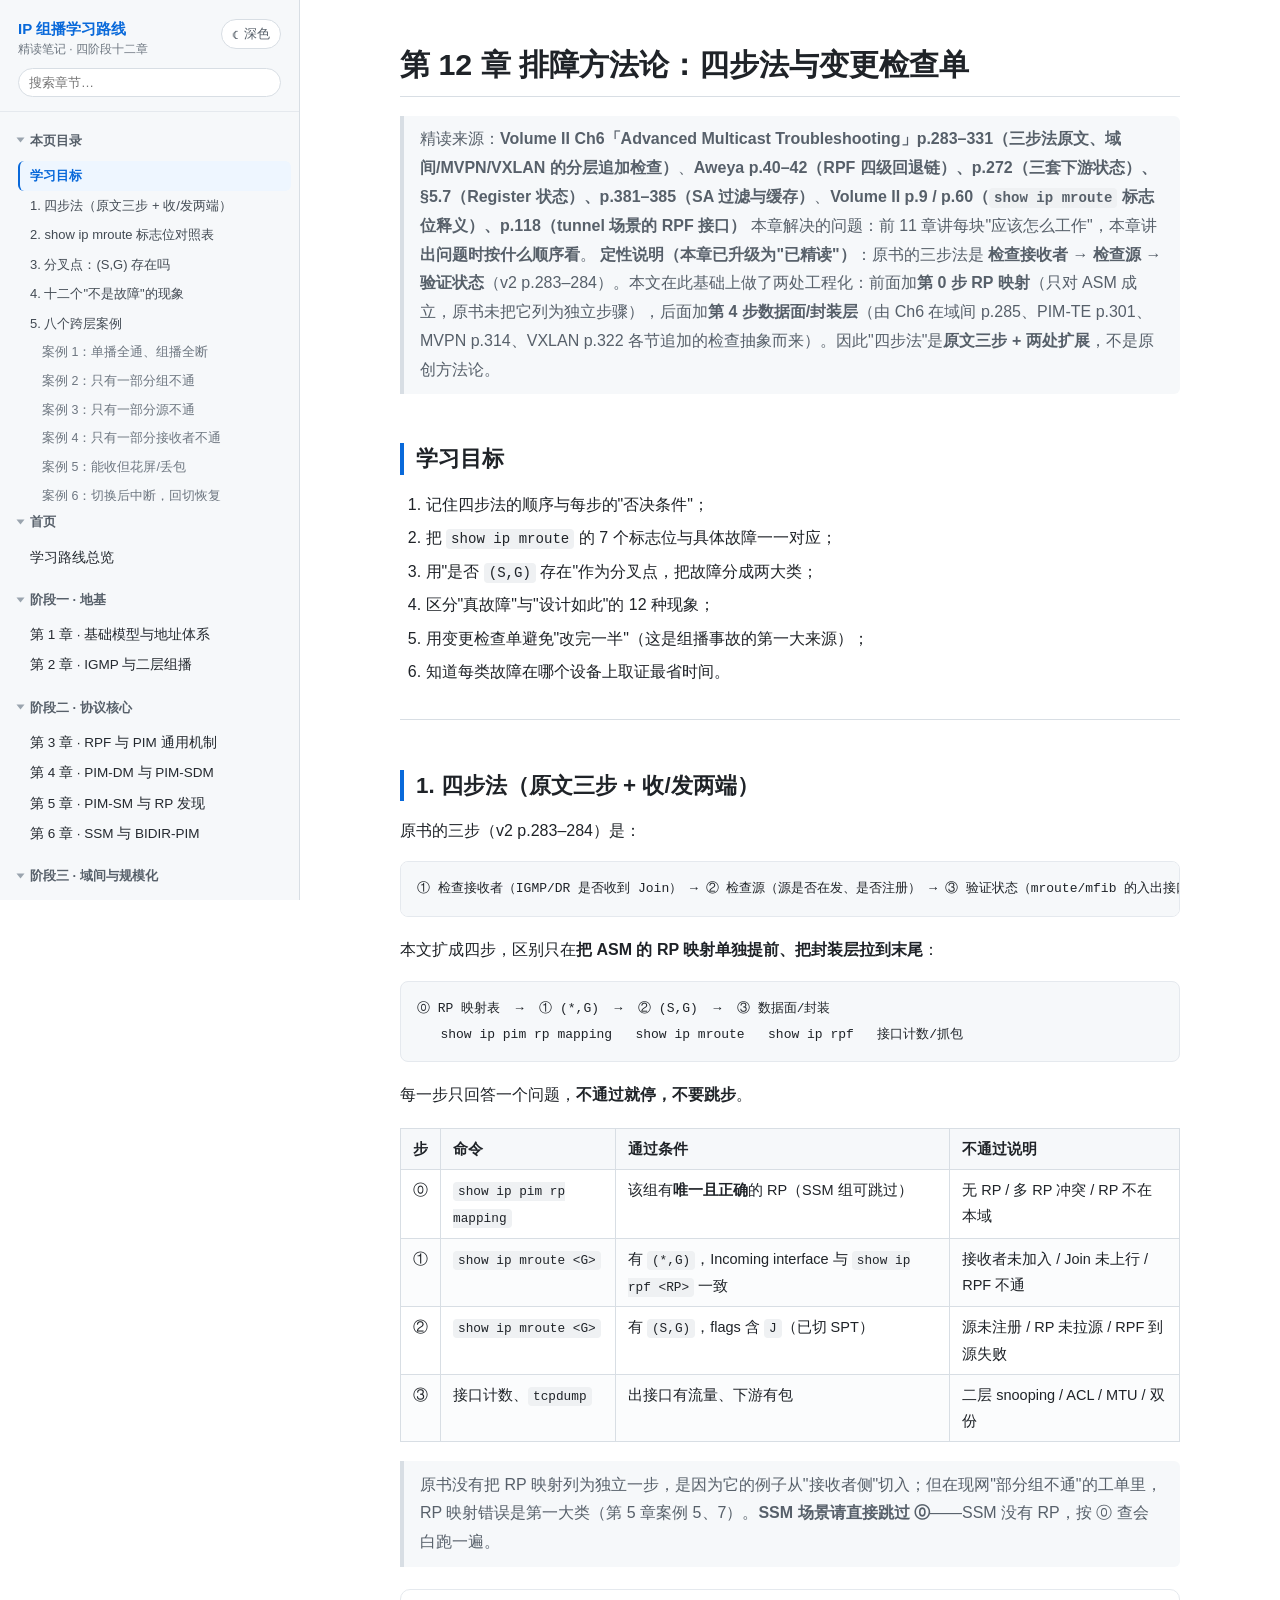
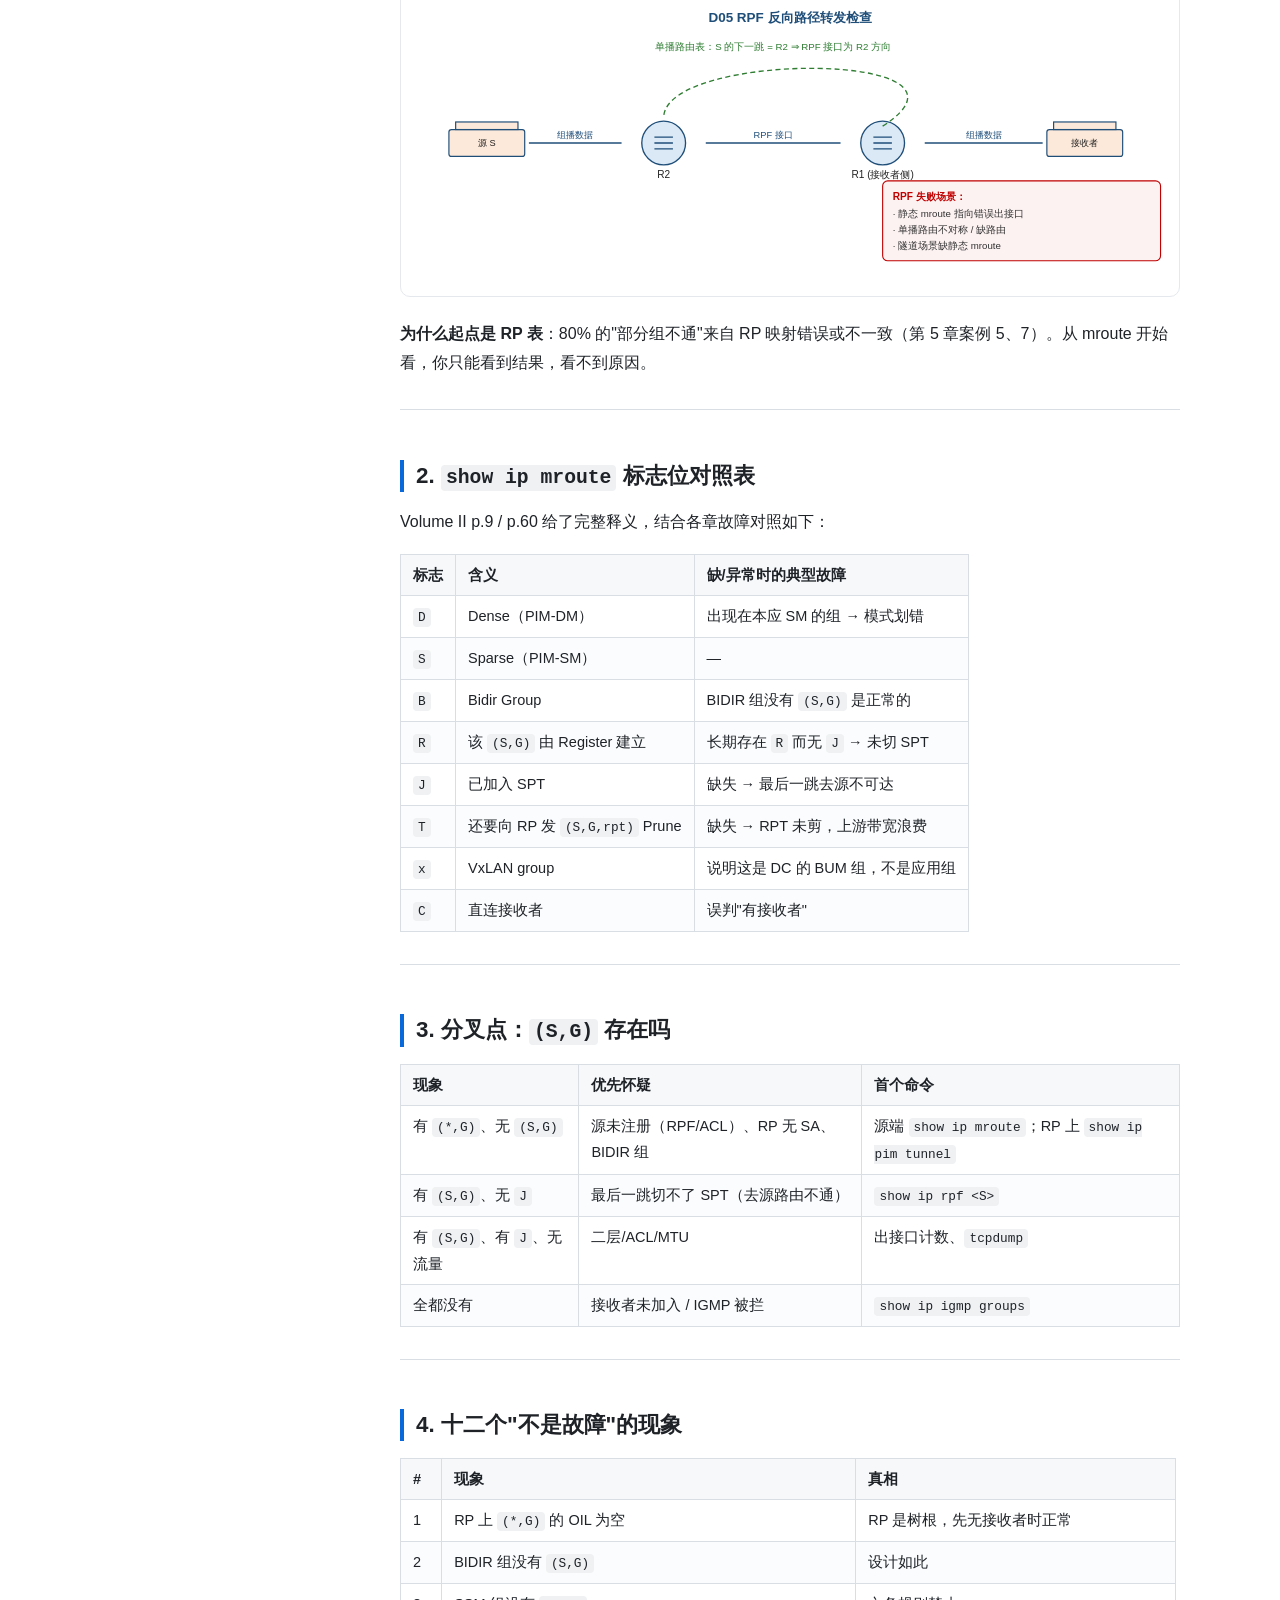
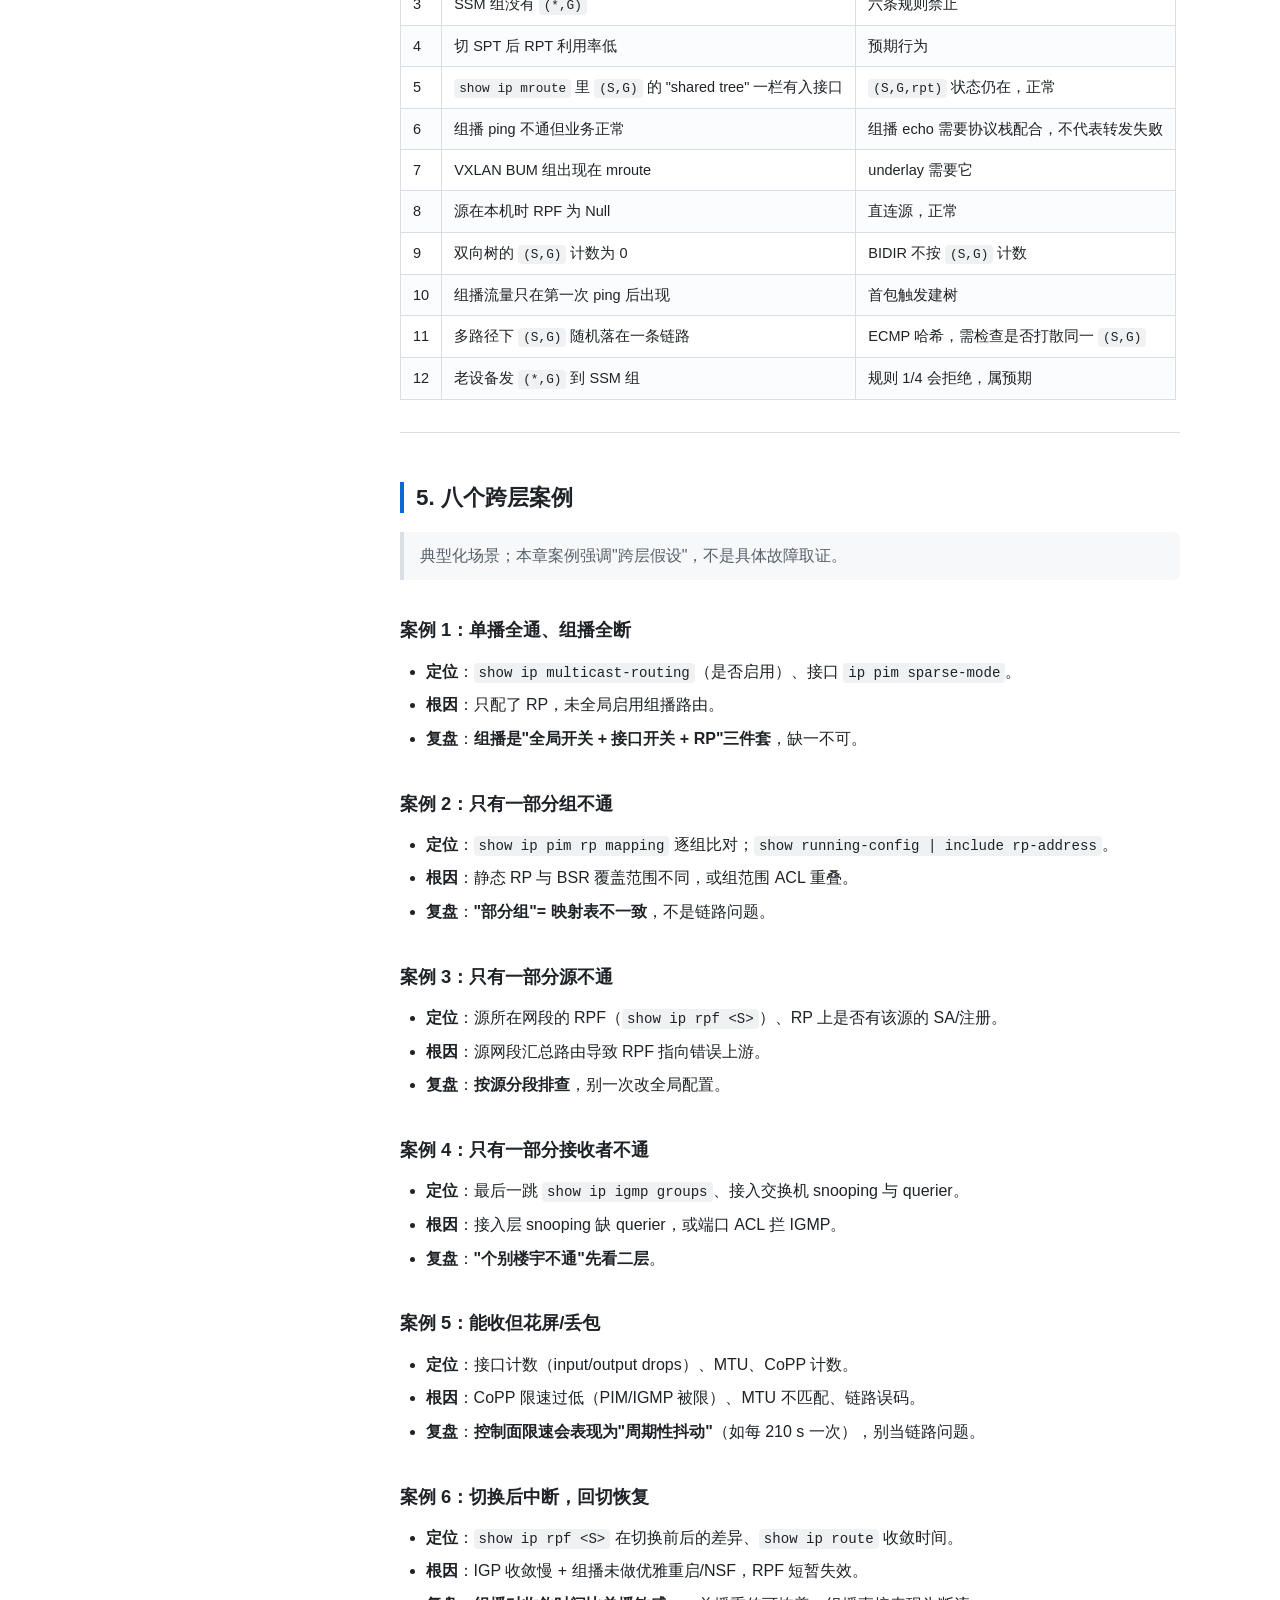
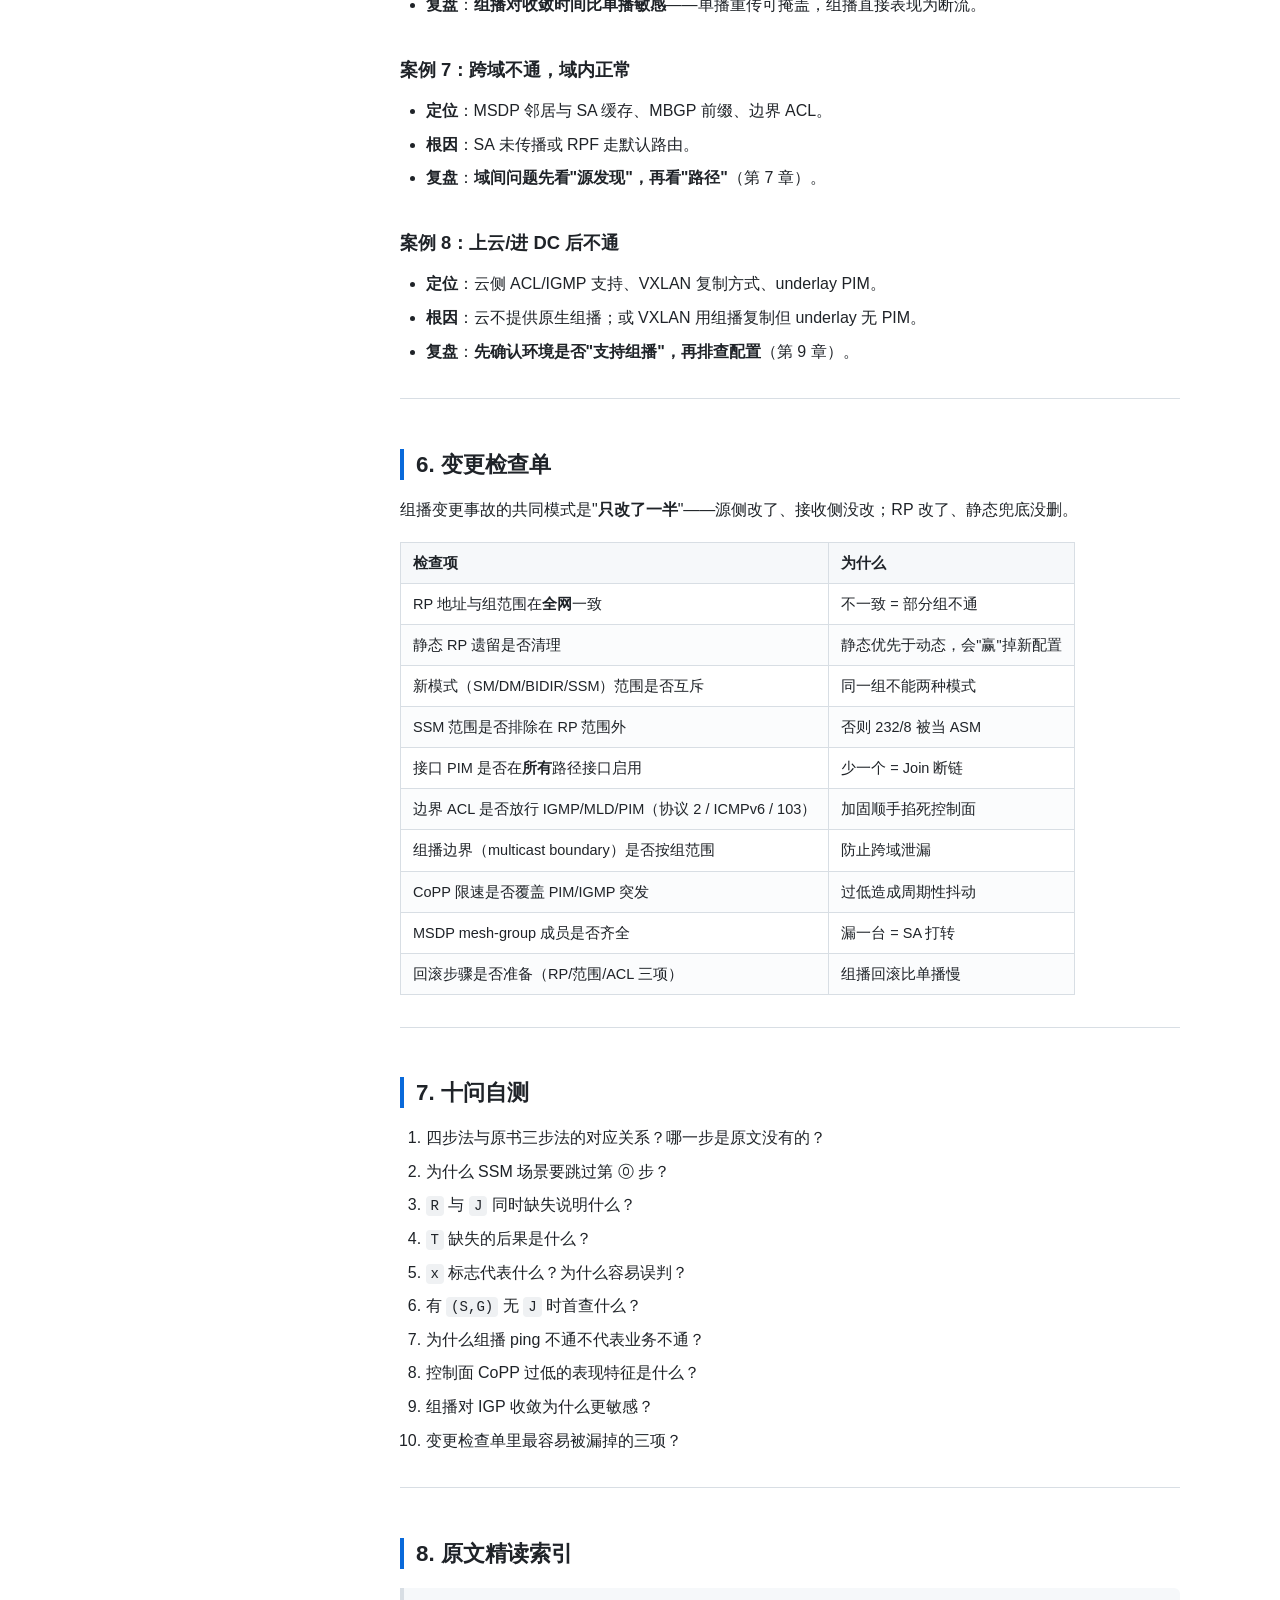
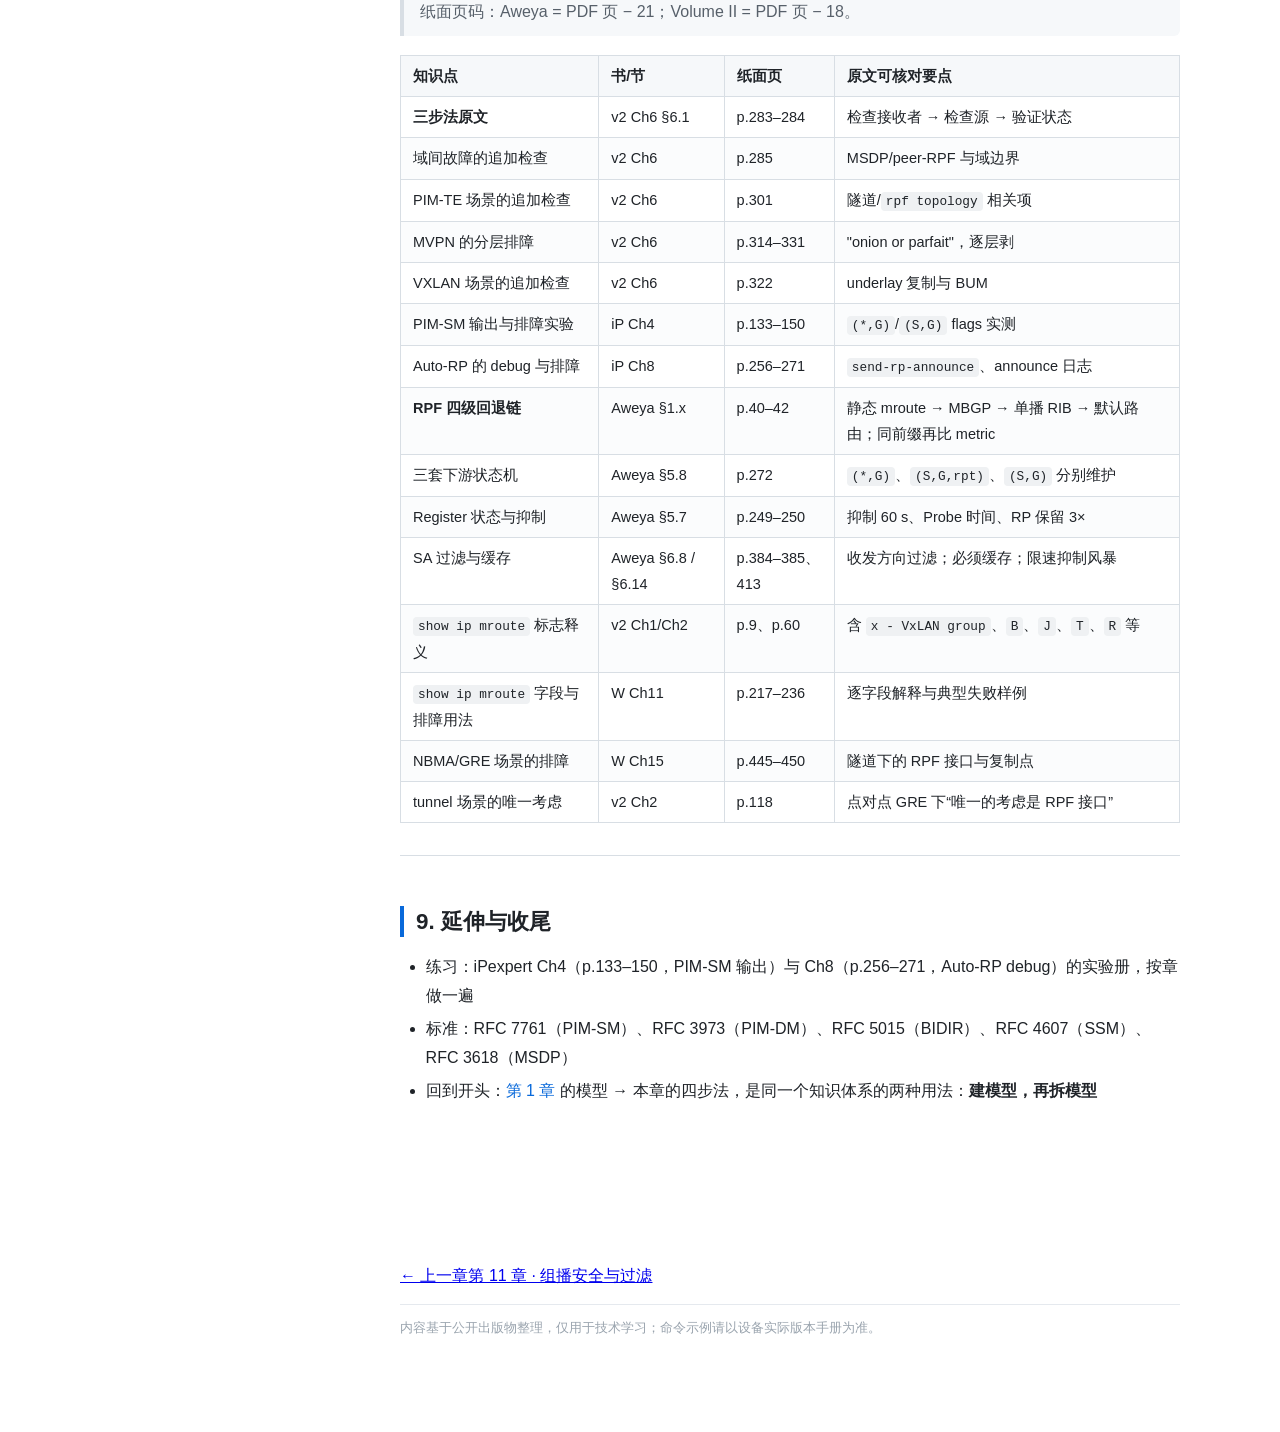
<file: chapters/ch12-troubleshooting.html>
<!DOCTYPE html>
<html lang="zh-CN">
<head>
<meta charset="utf-8">
<meta name="viewport" content="width=device-width, initial-scale=1">
<title>第 12 章 · 排障方法论 · IP 组播学习路线</title>
<meta name="description" content="IP 组播学习路线：四阶段十二章精读笔记，96 个生产案例，16 张 SVG 拓扑图。">
<link rel="icon" href="data:image/svg+xml,<svg xmlns='http://www.w3.org/2000/svg' viewBox='0 0 32 32'><rect width='32' height='32' rx='6' fill='%230969da'/><circle cx='16' cy='16' r='4' fill='white'/><circle cx='16' cy='6' r='2.6' fill='white'/><circle cx='25' cy='21' r='2.6' fill='white'/><circle cx='7' cy='21' r='2.6' fill='white'/><path d='M16 10.6V8.6M18.9 17.6l3.4 2M13.1 17.6l-3.4 2' stroke='white' stroke-width='1.6'/></svg>">
<link rel="stylesheet" href="../assets/css/site.css">
<script>
/* 尽早写入主题，避免刷新时闪白 */
(function () {
  var saved = null;
  try { saved = localStorage.getItem('mc-theme'); } catch (e) {}
  var dark = window.matchMedia && window.matchMedia('(prefers-color-scheme: dark)').matches;
  document.documentElement.setAttribute('data-theme', saved || (dark ? 'dark' : 'light'));
})();
</script>
</head>
<body>
<div class="progress" id="progress"></div>
<input type="checkbox" id="nav-toggle" hidden>
<label for="nav-toggle" class="nav-toggle-btn">☰ 目录</label>

<button type="button" class="theme-toggle floating" data-theme-toggle aria-label="切换深色/浅色主题" title="切换深色/浅色主题">
  <span class="theme-icon" aria-hidden="true">◐</span><span class="theme-text">深色</span>
</button>

<aside class="sidebar">
  <div class="brand">
    <div class="brand-row">
      <a href="../index.html">IP 组播学习路线<span>精读笔记 · 四阶段十二章</span></a>
      <button type="button" class="theme-toggle" data-theme-toggle aria-label="切换深色/浅色主题" title="切换深色/浅色主题">
        <span class="theme-icon" aria-hidden="true">◐</span><span class="theme-text">深色</span>
      </button>
    </div>
    <div class="search-wrap">
      <input type="search" id="nav-search" placeholder="搜索章节…" autocomplete="off" aria-label="搜索章节">
    </div>
  </div>

  <nav class="nav">
    <details class="group" id="page-toc-group" open>
      <summary>本页目录</summary>
      <ul class="toc" id="toc-list"></ul>
    </details>

    <details class="group" id="home-group" open>
      <summary>首页</summary>
      <ul><li><a href="../index.html" data-path="index.html">学习路线总览</a></li></ul>
    </details>
    <details class="group part" data-part="阶段一" open>
      <summary>阶段一 · 地基</summary>
      <ul>
        <li><a href="../chapters/ch01-basics.html" data-path="chapters/ch01-basics.html">第 1 章 · 基础模型与地址体系</a></li>
        <li><a href="../chapters/ch02-igmp-l2.html" data-path="chapters/ch02-igmp-l2.html">第 2 章 · IGMP 与二层组播</a></li>
      </ul>
    </details>
    <details class="group part" data-part="阶段二" open>
      <summary>阶段二 · 协议核心</summary>
      <ul>
        <li><a href="../chapters/ch03-rpf-pim-basics.html" data-path="chapters/ch03-rpf-pim-basics.html">第 3 章 · RPF 与 PIM 通用机制</a></li>
        <li><a href="../chapters/ch04-pim-dm.html" data-path="chapters/ch04-pim-dm.html">第 4 章 · PIM-DM 与 PIM-SDM</a></li>
        <li><a href="../chapters/ch05-pim-sm-rp.html" data-path="chapters/ch05-pim-sm-rp.html">第 5 章 · PIM-SM 与 RP 发现</a></li>
        <li><a href="../chapters/ch06-ssm-bidir.html" data-path="chapters/ch06-ssm-bidir.html">第 6 章 · SSM 与 BIDIR-PIM</a></li>
      </ul>
    </details>
    <details class="group part" data-part="阶段三" open>
      <summary>阶段三 · 域间与规模化</summary>
      <ul>
        <li><a href="../chapters/ch07-msdp-mbgp.html" data-path="chapters/ch07-msdp-mbgp.html">第 7 章 · MSDP 与 MBGP 域间组播</a></li>
        <li><a href="../chapters/ch08-mvpn-scale.html" data-path="chapters/ch08-mvpn-scale.html">第 8 章 · MVPN / mLDP / BIER</a></li>
      </ul>
    </details>
    <details class="group part" data-part="阶段四" open>
      <summary>阶段四 · 场景实战</summary>
      <ul>
        <li><a href="../chapters/ch09-datacenter-cloud.html" data-path="chapters/ch09-datacenter-cloud.html">第 9 章 · 数据中心与云中的组播</a></li>
        <li><a href="../chapters/ch10-ipv6-multicast.html" data-path="chapters/ch10-ipv6-multicast.html">第 10 章 · IPv6 组播</a></li>
        <li><a href="../chapters/ch11-security.html" data-path="chapters/ch11-security.html">第 11 章 · 组播安全与过滤</a></li>
        <li><a href="../chapters/ch12-troubleshooting.html" data-path="chapters/ch12-troubleshooting.html" active>第 12 章 · 排障方法论</a></li>
      </ul>
    </details>
  </nav>
</aside>

<label for="nav-toggle" class="backdrop"></label>

<main class="main">
  <article class="content">
<h1 id="12">第 12 章 排障方法论：四步法与变更检查单</h1>
<blockquote>
<p>精读来源：<strong>Volume II Ch6「Advanced Multicast Troubleshooting」p.283–331（三步法原文、域间/MVPN/VXLAN 的分层追加检查）</strong>、<strong>Aweya p.40–42（RPF 四级回退链）、p.272（三套下游状态）、§5.7（Register 状态）、p.381–385（SA 过滤与缓存）</strong>、<strong>Volume II p.9 / p.60（<code>show ip mroute</code> 标志位释义）、p.118（tunnel 场景的 RPF 接口）</strong>
本章解决的问题：前 11 章讲每块"应该怎么工作"，本章讲<strong>出问题时按什么顺序看</strong>。
<strong>定性说明（本章已升级为"已精读"）</strong>：原书的三步法是 <strong>检查接收者 → 检查源 → 验证状态</strong>（v2 p.283–284）。本文在此基础上做了两处工程化：前面加<strong>第 0 步 RP 映射</strong>（只对 ASM 成立，原书未把它列为独立步骤），后面加<strong>第 4 步数据面/封装层</strong>（由 Ch6 在域间 p.285、PIM-TE p.301、MVPN p.314、VXLAN p.322 各节追加的检查抽象而来）。因此"四步法"是<strong>原文三步 + 两处扩展</strong>，不是原创方法论。</p>
</blockquote>
<h2 id="_1">学习目标</h2>
<ol>
<li>记住四步法的顺序与每步的"否决条件"；</li>
<li>把 <code>show ip mroute</code> 的 7 个标志位与具体故障一一对应；</li>
<li>用"是否 <code>(S,G)</code> 存在"作为分叉点，把故障分成两大类；</li>
<li>区分"真故障"与"设计如此"的 12 种现象；</li>
<li>用变更检查单避免"改完一半"（这是组播事故的第一大来源）；</li>
<li>知道每类故障在哪个设备上取证最省时间。</li>
</ol>
<hr />
<h2 id="1">1. 四步法（原文三步 + 收/发两端）</h2>
<p>原书的三步（v2 p.283–284）是：</p>
<div class="codehilite"><pre><span></span><code>① 检查接收者（IGMP/DR 是否收到 Join） → ② 检查源（源是否在发、是否注册） → ③ 验证状态（mroute/mfib 的入出接口）
</code></pre></div>

<p>本文扩成四步，区别只在<strong>把 ASM 的 RP 映射单独提前、把封装层拉到末尾</strong>：</p>
<div class="codehilite"><pre><span></span><code>⓪ RP 映射表  →  ① (*,G)  →  ② (S,G)  →  ③ 数据面/封装
   show ip pim rp mapping   show ip mroute   show ip rpf   接口计数/抓包
</code></pre></div>

<p>每一步只回答一个问题，<strong>不通过就停，不要跳步</strong>。</p>
<table>
<thead>
<tr>
<th>步</th>
<th>命令</th>
<th>通过条件</th>
<th>不通过说明</th>
</tr>
</thead>
<tbody>
<tr>
<td>⓪</td>
<td><code>show ip pim rp mapping</code></td>
<td>该组有<strong>唯一且正确</strong>的 RP（SSM 组可跳过）</td>
<td>无 RP / 多 RP 冲突 / RP 不在本域</td>
</tr>
<tr>
<td>①</td>
<td><code>show ip mroute &lt;G&gt;</code></td>
<td>有 <code>(*,G)</code>，Incoming interface 与 <code>show ip rpf &lt;RP&gt;</code> 一致</td>
<td>接收者未加入 / Join 未上行 / RPF 不通</td>
</tr>
<tr>
<td>②</td>
<td><code>show ip mroute &lt;G&gt;</code></td>
<td>有 <code>(S,G)</code>，flags 含 <code>J</code>（已切 SPT）</td>
<td>源未注册 / RP 未拉源 / RPF 到源失败</td>
</tr>
<tr>
<td>③</td>
<td>接口计数、<code>tcpdump</code></td>
<td>出接口有流量、下游有包</td>
<td>二层 snooping / ACL / MTU / 双份</td>
</tr>
</tbody>
</table>
<blockquote>
<p>原书没有把 RP 映射列为独立一步，是因为它的例子从"接收者侧"切入；但在现网"部分组不通"的工单里，RP 映射错误是第一大类（第 5 章案例 5、7）。<strong>SSM 场景请直接跳过 ⓪</strong>——SSM 没有 RP，按 ⓪ 查会白跑一遍。</p>
</blockquote>
<p><img alt="四步法与 RPF 检查点" src="../diagrams/d05-rpf.svg" /></p>
<p><strong>为什么起点是 RP 表</strong>：80% 的"部分组不通"来自 RP 映射错误或不一致（第 5 章案例 5、7）。从 mroute 开始看，你只能看到结果，看不到原因。</p>
<hr />
<h2 id="2-show-ip-mroute">2. <code>show ip mroute</code> 标志位对照表</h2>
<p>Volume II p.9 / p.60 给了完整释义，结合各章故障对照如下：</p>
<table>
<thead>
<tr>
<th>标志</th>
<th>含义</th>
<th>缺/异常时的典型故障</th>
</tr>
</thead>
<tbody>
<tr>
<td><code>D</code></td>
<td>Dense（PIM-DM）</td>
<td>出现在本应 SM 的组 → 模式划错</td>
</tr>
<tr>
<td><code>S</code></td>
<td>Sparse（PIM-SM）</td>
<td>—</td>
</tr>
<tr>
<td><code>B</code></td>
<td>Bidir Group</td>
<td>BIDIR 组没有 <code>(S,G)</code> 是正常的</td>
</tr>
<tr>
<td><code>R</code></td>
<td>该 <code>(S,G)</code> 由 Register 建立</td>
<td>长期存在 <code>R</code> 而无 <code>J</code> → 未切 SPT</td>
</tr>
<tr>
<td><code>J</code></td>
<td>已加入 SPT</td>
<td>缺失 → 最后一跳去源不可达</td>
</tr>
<tr>
<td><code>T</code></td>
<td>还要向 RP 发 <code>(S,G,rpt)</code> Prune</td>
<td>缺失 → RPT 未剪，上游带宽浪费</td>
</tr>
<tr>
<td><code>x</code></td>
<td>VxLAN group</td>
<td>说明这是 DC 的 BUM 组，不是应用组</td>
</tr>
<tr>
<td><code>C</code></td>
<td>直连接收者</td>
<td>误判"有接收者"</td>
</tr>
</tbody>
</table>
<hr />
<h2 id="3-sg">3. 分叉点：<code>(S,G)</code> 存在吗</h2>
<table>
<thead>
<tr>
<th>现象</th>
<th>优先怀疑</th>
<th>首个命令</th>
</tr>
</thead>
<tbody>
<tr>
<td>有 <code>(*,G)</code>、无 <code>(S,G)</code></td>
<td>源未注册（RPF/ACL）、RP 无 SA、BIDIR 组</td>
<td>源端 <code>show ip mroute</code>；RP 上 <code>show ip pim tunnel</code></td>
</tr>
<tr>
<td>有 <code>(S,G)</code>、无 <code>J</code></td>
<td>最后一跳切不了 SPT（去源路由不通）</td>
<td><code>show ip rpf &lt;S&gt;</code></td>
</tr>
<tr>
<td>有 <code>(S,G)</code>、有 <code>J</code>、无流量</td>
<td>二层/ACL/MTU</td>
<td>出接口计数、<code>tcpdump</code></td>
</tr>
<tr>
<td>全都没有</td>
<td>接收者未加入 / IGMP 被拦</td>
<td><code>show ip igmp groups</code></td>
</tr>
</tbody>
</table>
<hr />
<h2 id="4">4. 十二个"不是故障"的现象</h2>
<table>
<thead>
<tr>
<th>#</th>
<th>现象</th>
<th>真相</th>
</tr>
</thead>
<tbody>
<tr>
<td>1</td>
<td>RP 上 <code>(*,G)</code> 的 OIL 为空</td>
<td>RP 是树根，先无接收者时正常</td>
</tr>
<tr>
<td>2</td>
<td>BIDIR 组没有 <code>(S,G)</code></td>
<td>设计如此</td>
</tr>
<tr>
<td>3</td>
<td>SSM 组没有 <code>(*,G)</code></td>
<td>六条规则禁止</td>
</tr>
<tr>
<td>4</td>
<td>切 SPT 后 RPT 利用率低</td>
<td>预期行为</td>
</tr>
<tr>
<td>5</td>
<td><code>show ip mroute</code> 里 <code>(S,G)</code> 的 "shared tree" 一栏有入接口</td>
<td><code>(S,G,rpt)</code> 状态仍在，正常</td>
</tr>
<tr>
<td>6</td>
<td>组播 ping 不通但业务正常</td>
<td>组播 echo 需要协议栈配合，不代表转发失败</td>
</tr>
<tr>
<td>7</td>
<td>VXLAN BUM 组出现在 mroute</td>
<td>underlay 需要它</td>
</tr>
<tr>
<td>8</td>
<td>源在本机时 RPF 为 Null</td>
<td>直连源，正常</td>
</tr>
<tr>
<td>9</td>
<td>双向树的 <code>(S,G)</code> 计数为 0</td>
<td>BIDIR 不按 <code>(S,G)</code> 计数</td>
</tr>
<tr>
<td>10</td>
<td>组播流量只在第一次 ping 后出现</td>
<td>首包触发建树</td>
</tr>
<tr>
<td>11</td>
<td>多路径下 <code>(S,G)</code> 随机落在一条链路</td>
<td>ECMP 哈希，需检查是否打散同一 <code>(S,G)</code></td>
</tr>
<tr>
<td>12</td>
<td>老设备发 <code>(*,G)</code> 到 SSM 组</td>
<td>规则 1/4 会拒绝，属预期</td>
</tr>
</tbody>
</table>
<hr />
<h2 id="5">5. 八个跨层案例</h2>
<blockquote>
<p>典型化场景；本章案例强调"跨层假设"，不是具体故障取证。</p>
</blockquote>
<h3 id="1_1">案例 1：单播全通、组播全断</h3>
<ul>
<li><strong>定位</strong>：<code>show ip multicast-routing</code>（是否启用）、接口 <code>ip pim sparse-mode</code>。</li>
<li><strong>根因</strong>：只配了 RP，未全局启用组播路由。</li>
<li><strong>复盘</strong>：<strong>组播是"全局开关 + 接口开关 + RP"三件套</strong>，缺一不可。</li>
</ul>
<h3 id="2">案例 2：只有一部分组不通</h3>
<ul>
<li><strong>定位</strong>：<code>show ip pim rp mapping</code> 逐组比对；<code>show running-config | include rp-address</code>。</li>
<li><strong>根因</strong>：静态 RP 与 BSR 覆盖范围不同，或组范围 ACL 重叠。</li>
<li><strong>复盘</strong>：<strong>"部分组"= 映射表不一致</strong>，不是链路问题。</li>
</ul>
<h3 id="3">案例 3：只有一部分源不通</h3>
<ul>
<li><strong>定位</strong>：源所在网段的 RPF（<code>show ip rpf &lt;S&gt;</code>）、RP 上是否有该源的 SA/注册。</li>
<li><strong>根因</strong>：源网段汇总路由导致 RPF 指向错误上游。</li>
<li><strong>复盘</strong>：<strong>按源分段排查</strong>，别一次改全局配置。</li>
</ul>
<h3 id="4_1">案例 4：只有一部分接收者不通</h3>
<ul>
<li><strong>定位</strong>：最后一跳 <code>show ip igmp groups</code>、接入交换机 snooping 与 querier。</li>
<li><strong>根因</strong>：接入层 snooping 缺 querier，或端口 ACL 拦 IGMP。</li>
<li><strong>复盘</strong>：<strong>"个别楼宇不通"先看二层</strong>。</li>
</ul>
<h3 id="5_1">案例 5：能收但花屏/丢包</h3>
<ul>
<li><strong>定位</strong>：接口计数（input/output drops）、MTU、CoPP 计数。</li>
<li><strong>根因</strong>：CoPP 限速过低（PIM/IGMP 被限）、MTU 不匹配、链路误码。</li>
<li><strong>复盘</strong>：<strong>控制面限速会表现为"周期性抖动"</strong>（如每 210 s 一次），别当链路问题。</li>
</ul>
<h3 id="6">案例 6：切换后中断，回切恢复</h3>
<ul>
<li><strong>定位</strong>：<code>show ip rpf &lt;S&gt;</code> 在切换前后的差异、<code>show ip route</code> 收敛时间。</li>
<li><strong>根因</strong>：IGP 收敛慢 + 组播未做优雅重启/NSF，RPF 短暂失效。</li>
<li><strong>复盘</strong>：<strong>组播对收敛时间比单播敏感</strong>——单播重传可掩盖，组播直接表现为断流。</li>
</ul>
<h3 id="7">案例 7：跨域不通，域内正常</h3>
<ul>
<li><strong>定位</strong>：MSDP 邻居与 SA 缓存、MBGP 前缀、边界 ACL。</li>
<li><strong>根因</strong>：SA 未传播或 RPF 走默认路由。</li>
<li><strong>复盘</strong>：<strong>域间问题先看"源发现"，再看"路径"</strong>（第 7 章）。</li>
</ul>
<h3 id="8-dc">案例 8：上云/进 DC 后不通</h3>
<ul>
<li><strong>定位</strong>：云侧 ACL/IGMP 支持、VXLAN 复制方式、underlay PIM。</li>
<li><strong>根因</strong>：云不提供原生组播；或 VXLAN 用组播复制但 underlay 无 PIM。</li>
<li><strong>复盘</strong>：<strong>先确认环境是否"支持组播"，再排查配置</strong>（第 9 章）。</li>
</ul>
<hr />
<h2 id="6_1">6. 变更检查单</h2>
<p>组播变更事故的共同模式是"<strong>只改了一半</strong>"——源侧改了、接收侧没改；RP 改了、静态兜底没删。</p>
<table>
<thead>
<tr>
<th>检查项</th>
<th>为什么</th>
</tr>
</thead>
<tbody>
<tr>
<td>RP 地址与组范围在<strong>全网</strong>一致</td>
<td>不一致 = 部分组不通</td>
</tr>
<tr>
<td>静态 RP 遗留是否清理</td>
<td>静态优先于动态，会"赢"掉新配置</td>
</tr>
<tr>
<td>新模式（SM/DM/BIDIR/SSM）范围是否互斥</td>
<td>同一组不能两种模式</td>
</tr>
<tr>
<td>SSM 范围是否排除在 RP 范围外</td>
<td>否则 232/8 被当 ASM</td>
</tr>
<tr>
<td>接口 PIM 是否在<strong>所有</strong>路径接口启用</td>
<td>少一个 = Join 断链</td>
</tr>
<tr>
<td>边界 ACL 是否放行 IGMP/MLD/PIM（协议 2 / ICMPv6 / 103）</td>
<td>加固顺手掐死控制面</td>
</tr>
<tr>
<td>组播边界（multicast boundary）是否按组范围</td>
<td>防止跨域泄漏</td>
</tr>
<tr>
<td>CoPP 限速是否覆盖 PIM/IGMP 突发</td>
<td>过低造成周期性抖动</td>
</tr>
<tr>
<td>MSDP mesh-group 成员是否齐全</td>
<td>漏一台 = SA 打转</td>
</tr>
<tr>
<td>回滚步骤是否准备（RP/范围/ACL 三项）</td>
<td>组播回滚比单播慢</td>
</tr>
</tbody>
</table>
<hr />
<h2 id="7_1">7. 十问自测</h2>
<ol>
<li>四步法与原书三步法的对应关系？哪一步是原文没有的？</li>
<li>为什么 SSM 场景要跳过第 ⓪ 步？</li>
<li><code>R</code> 与 <code>J</code> 同时缺失说明什么？</li>
<li><code>T</code> 缺失的后果是什么？</li>
<li><code>x</code> 标志代表什么？为什么容易误判？</li>
<li>有 <code>(S,G)</code> 无 <code>J</code> 时首查什么？</li>
<li>为什么组播 ping 不通不代表业务不通？</li>
<li>控制面 CoPP 过低的表现特征是什么？</li>
<li>组播对 IGP 收敛为什么更敏感？</li>
<li>变更检查单里最容易被漏掉的三项？</li>
</ol>
<hr />
<h2 id="8">8. 原文精读索引</h2>
<blockquote>
<p>纸面页码：Aweya = PDF 页 − 21；Volume II = PDF 页 − 18。</p>
</blockquote>
<table>
<thead>
<tr>
<th>知识点</th>
<th>书/节</th>
<th>纸面页</th>
<th>原文可核对要点</th>
</tr>
</thead>
<tbody>
<tr>
<td><strong>三步法原文</strong></td>
<td>v2 Ch6 §6.1</td>
<td>p.283–284</td>
<td>检查接收者 → 检查源 → 验证状态</td>
</tr>
<tr>
<td>域间故障的追加检查</td>
<td>v2 Ch6</td>
<td>p.285</td>
<td>MSDP/peer-RPF 与域边界</td>
</tr>
<tr>
<td>PIM-TE 场景的追加检查</td>
<td>v2 Ch6</td>
<td>p.301</td>
<td>隧道/<code>rpf topology</code> 相关项</td>
</tr>
<tr>
<td>MVPN 的分层排障</td>
<td>v2 Ch6</td>
<td>p.314–331</td>
<td>"onion or parfait"，逐层剥</td>
</tr>
<tr>
<td>VXLAN 场景的追加检查</td>
<td>v2 Ch6</td>
<td>p.322</td>
<td>underlay 复制与 BUM</td>
</tr>
<tr>
<td>PIM-SM 输出与排障实验</td>
<td>iP Ch4</td>
<td>p.133–150</td>
<td><code>(*,G)</code>/<code>(S,G)</code> flags 实测</td>
</tr>
<tr>
<td>Auto-RP 的 debug 与排障</td>
<td>iP Ch8</td>
<td>p.256–271</td>
<td><code>send-rp-announce</code>、announce 日志</td>
</tr>
<tr>
<td><strong>RPF 四级回退链</strong></td>
<td>Aweya §1.x</td>
<td>p.40–42</td>
<td>静态 mroute → MBGP → 单播 RIB → 默认路由；同前缀再比 metric</td>
</tr>
<tr>
<td>三套下游状态机</td>
<td>Aweya §5.8</td>
<td>p.272</td>
<td><code>(*,G)</code>、<code>(S,G,rpt)</code>、<code>(S,G)</code> 分别维护</td>
</tr>
<tr>
<td>Register 状态与抑制</td>
<td>Aweya §5.7</td>
<td>p.249–250</td>
<td>抑制 60 s、Probe 时间、RP 保留 3×</td>
</tr>
<tr>
<td>SA 过滤与缓存</td>
<td>Aweya §6.8 / §6.14</td>
<td>p.384–385、413</td>
<td>收发方向过滤；必须缓存；限速抑制风暴</td>
</tr>
<tr>
<td><code>show ip mroute</code> 标志释义</td>
<td>v2 Ch1/Ch2</td>
<td>p.9、p.60</td>
<td>含 <code>x - VxLAN group</code>、<code>B</code>、<code>J</code>、<code>T</code>、<code>R</code> 等</td>
</tr>
<tr>
<td><code>show ip mroute</code> 字段与排障用法</td>
<td>W Ch11</td>
<td>p.217–236</td>
<td>逐字段解释与典型失败样例</td>
</tr>
<tr>
<td>NBMA/GRE 场景的排障</td>
<td>W Ch15</td>
<td>p.445–450</td>
<td>隧道下的 RPF 接口与复制点</td>
</tr>
<tr>
<td>tunnel 场景的唯一考虑</td>
<td>v2 Ch2</td>
<td>p.118</td>
<td>点对点 GRE 下“唯一的考虑是 RPF 接口”</td>
</tr>
</tbody>
</table>
<hr />
<h2 id="9">9. 延伸与收尾</h2>
<ul>
<li>练习：iPexpert Ch4（p.133–150，PIM-SM 输出）与 Ch8（p.256–271，Auto-RP debug）的实验册，按章做一遍</li>
<li>标准：RFC 7761（PIM-SM）、RFC 3973（PIM-DM）、RFC 5015（BIDIR）、RFC 4607（SSM）、RFC 3618（MSDP）</li>
<li>回到开头：<a href="ch01-basics.html">第 1 章</a> 的模型 → 本章的四步法，是同一个知识体系的两种用法：<strong>建模型，再拆模型</strong></li>
</ul>
  </article>
  <footer class="page-foot">
<a class="prev" href="ch11-security.html"><span class="dir">← 上一章</span><span class="ttl">第 11 章 · 组播安全与过滤</span></a>
    <p class="foot-note">内容基于公开出版物整理，仅用于技术学习；命令示例请以设备实际版本手册为准。</p>
  </footer>
</main>

<button type="button" class="to-top" id="to-top" aria-label="回到顶部" title="回到顶部">↑</button>

<script>
(function () {
  var content = document.querySelector('.content');
  var here = location.pathname;

  /* ---------- 当前章节高亮 + 展开所属分组 ---------- */
  var active = null;
  document.querySelectorAll('.nav a[data-path]').forEach(function (a) {
    if (here.indexOf('/' + a.dataset.path) !== -1 || here.indexOf(a.dataset.path) !== -1) {
      a.classList.add('active');
      active = a;
    }
  });
  if (active) {
    var g = active.closest('details');
    if (g) g.open = true;
  }

  /* ---------- 生成本页目录（取 h2 / h3） ---------- */
  var heads = content ? content.querySelectorAll('h2, h3') : [];
  var tocList = document.getElementById('toc-list');
  heads.forEach(function (h, i) {
    h.id = 'sec-' + (i + 1);
    var li = document.createElement('li');
    li.className = h.tagName === 'H3' ? 'lvl3' : 'lvl2';
    var a = document.createElement('a');
    a.href = '#' + h.id;
    a.textContent = h.textContent.trim();
    li.appendChild(a);
    tocList.appendChild(li);
  });
  if (!heads.length) {
    var g = document.getElementById('page-toc-group');
    if (g) g.remove();
  }

  /* ---------- 目录滚动高亮 ---------- */
  if (heads.length) {
    var links = tocList.querySelectorAll('a');
    var onScroll = function () {
      var idx = 0;
      heads.forEach(function (h, i) {
        if (h.getBoundingClientRect().top <= 100) idx = i;
      });
      links.forEach(function (a, i) { a.classList.toggle('active', i === idx); });
    };
    window.addEventListener('scroll', onScroll, { passive: true });
    onScroll();
  }

  /* ---------- 阅读进度条 ---------- */
  var bar = document.getElementById('progress');
  function paintProgress() {
    if (!bar) return;
    var h = document.documentElement.scrollHeight - window.innerHeight;
    var p = h > 0 ? (window.scrollY / h) * 100 : 0;
    bar.style.width = Math.min(100, Math.max(0, p)) + '%';
  }
  window.addEventListener('scroll', paintProgress, { passive: true });
  paintProgress();

  /* ---------- 回到顶部 ---------- */
  var top = document.getElementById('to-top');
  if (top) {
    top.addEventListener('click', function () { window.scrollTo({ top: 0, behavior: 'smooth' }); });
    window.addEventListener('scroll', function () {
      top.style.opacity = window.scrollY > 400 ? '1' : '0';
    }, { passive: true });
  }

  /* ---------- 侧栏搜索过滤 ---------- */
  var search = document.getElementById('nav-search');
  if (search) {
    search.addEventListener('input', function () {
      var q = search.value.trim().toLowerCase();
      document.querySelectorAll('.nav .group.part').forEach(function (grp) {
        var hit = 0;
        grp.querySelectorAll('li').forEach(function (li) {
          var t = (li.textContent || '').toLowerCase();
          var ok = !q || t.indexOf(q) !== -1;
          li.style.display = ok ? '' : 'none';
          if (ok) hit++;
        });
        grp.style.display = hit ? '' : 'none';
        if (q && hit) grp.open = true;
      });
    });
  }

  /* ---------- 代码块复制按钮 ---------- */
  document.querySelectorAll('.content pre').forEach(function (pre) {
    var btn = document.createElement('button');
    btn.className = 'copy-btn';
    btn.type = 'button';
    btn.textContent = '复制';
    btn.addEventListener('click', function () {
      var code = pre.querySelector('code');
      var text = code ? code.innerText : pre.innerText;
      navigator.clipboard.writeText(text).then(function () {
        btn.textContent = '已复制';
        setTimeout(function () { btn.textContent = '复制'; }, 1500);
      }).catch(function () { btn.textContent = '复制失败'; });
    });
    pre.appendChild(btn);
  });

  /* ---------- 移动端点目录后自动收起 ---------- */
  document.querySelectorAll('.nav a[data-path]').forEach(function (a) {
    a.addEventListener('click', function () {
      document.getElementById('nav-toggle').checked = false;
    });
  });

  /* ---------- 主题切换 ---------- */
  var root = document.documentElement;
  var mq = window.matchMedia ? window.matchMedia('(prefers-color-scheme: dark)') : null;

  function paintButtons(theme) {
    var dark = theme === 'dark';
    document.querySelectorAll('[data-theme-toggle]').forEach(function (btn) {
      btn.querySelector('.theme-icon').textContent = dark ? '☀' : '☾';
      btn.querySelector('.theme-text').textContent = dark ? '浅色' : '深色';
      btn.setAttribute('aria-pressed', dark ? 'true' : 'false');
      btn.title = dark ? '切换到浅色主题' : '切换到深色主题';
    });
  }

  function applyTheme(theme) {
    root.setAttribute('data-theme', theme);
    paintButtons(theme);
  }

  paintButtons(root.getAttribute('data-theme') || 'light');

  document.querySelectorAll('[data-theme-toggle]').forEach(function (btn) {
    btn.addEventListener('click', function () {
      var next = root.getAttribute('data-theme') === 'dark' ? 'light' : 'dark';
      applyTheme(next);
      try { localStorage.setItem('mc-theme', next); } catch (e) {}
    });
  });

  if (mq) {
    var onScheme = function (e) {
      var saved = null;
      try { saved = localStorage.getItem('mc-theme'); } catch (err) {}
      if (!saved) applyTheme(e.matches ? 'dark' : 'light');
    };
    if (mq.addEventListener) mq.addEventListener('change', onScheme);
    else if (mq.addListener) mq.addListener(onScheme);
  }
})();
</script>
</body>
</html>
</file>
<file: assets/css/site.css>
/* ---------- 主题变量 ---------- */
/* 浅色（默认）：html[data-theme="light"] 或未设置 */
:root,
html[data-theme="light"] {
  color-scheme: light;

  --bg: #fff;
  --text: #1f2328;
  --text-soft: #57606a;
  --text-muted: #6e7781;
  --text-faint: #9aa4ae;
  --nav-text: #24292f;
  --toc-text: #424a53;

  --sidebar-bg: #f6f8fa;
  --surface: #f6f8fa;
  --surface-2: #fbfcfd;
  --border: #d8dee4;
  --border-soft: #e5e9ee;

  --accent: #0969da;
  --accent-soft: #ddf4ff;
  --accent-softer: #eef6ff;

  --hover-bg: #eaeef2;
  --code-bg: #eff1f3;
  --pre-bg: #f6f8fa;
  --pre-border: #e5e9ee;

  --shadow: rgba(0, 0, 0, .12);
  --shadow-sm: rgba(0, 0, 0, .06);
  --backdrop: rgba(0, 0, 0, .28);

  --hl-comment: #6e7781;
  --hl-keyword: #cf222e;
  --hl-string: #0a3069;
  --hl-name: #953800;
  --hl-number: #0550ae;
}

/* 深色 */
html[data-theme="dark"] {
  color-scheme: dark;

  --bg: #0d1117;
  --text: #e6edf3;
  --text-soft: #a7b1bd;
  --text-muted: #8b949e;
  --text-faint: #6a737d;
  --nav-text: #c9d1d9;
  --toc-text: #a7b1bd;

  --sidebar-bg: #161b22;
  --surface: #161b22;
  --surface-2: #10151c;
  --border: #30363d;
  --border-soft: #21262d;

  --accent: #58a6ff;
  --accent-soft: rgba(56, 139, 253, .18);
  --accent-softer: rgba(56, 139, 253, .10);

  --hover-bg: #21262d;
  --code-bg: rgba(110, 118, 129, .28);
  --pre-bg: #161b22;
  --pre-border: #30363d;

  --shadow: rgba(0, 0, 0, .6);
  --shadow-sm: rgba(0, 0, 0, .5);
  --backdrop: rgba(0, 0, 0, .6);

  --hl-comment: #8b949e;
  --hl-keyword: #ff7b72;
  --hl-string: #a5d6ff;
  --hl-name: #ffa657;
  --hl-number: #79c0ff;
}

/* ---------- 基础 ---------- */
* { box-sizing: border-box; }

html { scroll-behavior: smooth; }

body {
  margin: 0;
  font-family: -apple-system, BlinkMacSystemFont, "Segoe UI", "PingFang SC",
               "Hiragino Sans GB", "Microsoft YaHei", "Source Han Sans SC", sans-serif;
  font-size: 16px;
  line-height: 1.8;
  color: var(--text);
  background: var(--bg);
  -webkit-font-smoothing: antialiased;
  transition: background-color .18s ease, color .18s ease;
}

/* ---------- 主题切换按钮 ---------- */
.theme-toggle {
  display: inline-flex;
  align-items: center;
  gap: 5px;
  padding: 4px 10px;
  font-family: inherit;
  font-size: 12.5px;
  line-height: 1.6;
  color: var(--text-soft);
  background: var(--bg);
  border: 1px solid var(--border);
  border-radius: 999px;
  cursor: pointer;
  white-space: nowrap;
  transition: background-color .15s ease, color .15s ease, border-color .15s ease;
}
.theme-toggle:hover {
  background: var(--hover-bg);
  color: var(--text);
}
.theme-toggle:focus-visible {
  outline: 2px solid var(--accent);
  outline-offset: 2px;
}
.theme-toggle .theme-icon { font-size: 13px; line-height: 1; }

/* 移动端用的浮动按钮，桌面隐藏 */
.theme-toggle.floating { display: none; }

/* ---------- 左侧栏 ---------- */
.sidebar {
  position: fixed;
  top: 0; left: 0; bottom: 0;
  width: 300px;
  display: flex;
  flex-direction: column;
  background: var(--sidebar-bg);
  border-right: 1px solid var(--border);
  overflow-y: auto;
  z-index: 20;
}

.brand {
  padding: 18px 18px 14px;
  border-bottom: 1px solid var(--border-soft);
}
.brand-row {
  display: flex;
  align-items: flex-start;
  justify-content: space-between;
  gap: 10px;
}
.brand a {
  display: block;
  font-size: 15px;
  font-weight: 700;
  color: var(--accent);
  text-decoration: none;
  line-height: 1.4;
}
.brand a span {
  display: block;
  font-size: 12px;
  font-weight: 400;
  color: var(--text-muted);
  margin-top: 2px;
}
.brand .theme-toggle { flex: none; margin-top: 1px; }

.nav { padding: 10px 8px 40px; }

/* 下拉分组 */
.group {
  margin-bottom: 2px;
}
.group > summary {
  display: flex;
  align-items: center;
  gap: 7px;
  padding: 7px 10px;
  font-size: 13px;
  font-weight: 600;
  color: var(--text-soft);
  border-radius: 6px;
  cursor: pointer;
  user-select: none;
  list-style: none;
}
.group > summary::-webkit-details-marker { display: none; }
.group > summary::before {
  content: "";
  flex: none;
  width: 0; height: 0;
  border-left: 5px solid var(--text-faint);
  border-top: 4px solid transparent;
  border-bottom: 4px solid transparent;
  transition: transform .15s ease;
}
.group[open] > summary::before { transform: rotate(90deg); }
.group > summary:hover { background: var(--hover-bg); }

.nav ul {
  list-style: none;
  margin: 0;
  padding: 2px 0 6px 10px;
}

.nav li a {
  display: block;
  padding: 5px 10px;
  font-size: 13.5px;
  line-height: 1.5;
  color: var(--nav-text);
  text-decoration: none;
  border-radius: 6px;
  border-left: 2px solid transparent;
}
.nav li a:hover { background: var(--hover-bg); }
.nav li a.active {
  background: var(--accent-soft);
  color: var(--accent);
  font-weight: 600;
  border-left-color: var(--accent);
}

.nav li.pending {
  padding: 5px 10px;
  font-size: 13.5px;
  line-height: 1.5;
  color: var(--text-faint);
  border-left: 2px solid transparent;
}

/* 本页目录 */
.toc {
  max-height: 38vh;
  overflow-y: auto;
  scrollbar-width: thin;
  scrollbar-color: var(--border) transparent;
}
.toc::-webkit-scrollbar { width: 6px; }
.toc::-webkit-scrollbar-thumb { background: var(--border); border-radius: 3px; }
.toc li a { font-size: 13px; color: var(--toc-text); }
.toc li.lvl3 a { padding-left: 22px; font-size: 12.5px; color: var(--text-muted); }
.toc li a.active { background: var(--accent-softer); color: var(--accent); font-weight: 600; }

/* ---------- 正文 ---------- */
.main { margin-left: 300px; }

.content {
  max-width: 860px;
  margin: 0 auto;
  padding: 44px 40px 140px;
}

.content h1 {
  font-size: 1.9em;
  line-height: 1.35;
  margin: 0 0 .6em;
  padding-bottom: .35em;
  border-bottom: 1px solid var(--border);
  font-weight: 700;
}

.content h2 {
  font-size: 1.4em;
  line-height: 1.4;
  margin: 2.2em 0 .7em;
  padding-left: 12px;
  border-left: 4px solid var(--accent);
  font-weight: 700;
}

.content h3 {
  font-size: 1.15em;
  margin: 1.8em 0 .6em;
  color: var(--text);
  font-weight: 700;
}

.content h4 { font-size: 1em; margin: 1.4em 0 .5em; }

.content h2, .content h3, .content h4 { scroll-margin-top: 24px; }

.content p { margin: 0 0 1em; }

.content a { color: var(--accent); text-decoration: none; }
.content a:hover { text-decoration: underline; }

.content ul, .content ol { padding-left: 1.6em; margin: 0 0 1em; }
.content li { margin: .3em 0; }

.content strong { font-weight: 600; }

.content blockquote {
  margin: 1.2em 0;
  padding: .6em 1em;
  color: var(--text-soft);
  background: var(--surface);
  border-left: 4px solid var(--border);
  border-radius: 0 6px 6px 0;
}
.content blockquote p:last-child { margin-bottom: 0; }

.content hr {
  border: 0;
  border-top: 1px solid var(--border);
  margin: 2em 0;
}

/* 表格 */
.content table {
  display: block;
  width: max-content;
  max-width: 100%;
  overflow-x: auto;
  border-collapse: collapse;
  margin: 1.2em 0;
  font-size: 14.5px;
}
.content th, .content td {
  border: 1px solid var(--border);
  padding: 7px 12px;
  text-align: left;
  vertical-align: top;
}
.content th { background: var(--surface); font-weight: 600; }
.content tbody tr:nth-child(even) { background: var(--surface-2); }

/* 代码 */
.content code {
  font-family: ui-monospace, SFMono-Regular, "SF Mono", Consolas, "Liberation Mono", monospace;
  font-size: .88em;
  background: var(--code-bg);
  padding: 2px 5px;
  border-radius: 4px;
}
.content pre {
  background: var(--pre-bg);
  border: 1px solid var(--pre-border);
  border-radius: 8px;
  padding: 14px 16px;
  overflow-x: auto;
  margin: 1.2em 0;
  line-height: 1.6;
  color: var(--text);
}
.content pre code {
  background: none;
  padding: 0;
  font-size: 13px;
  color: inherit;
}

/* 语法高亮（Rouge 基础配色，随主题变化） */
.highlight .c, .highlight .c1, .highlight .cm { color: var(--hl-comment); font-style: italic; }
.highlight .k, .highlight .kd, .highlight .kn { color: var(--hl-keyword); }
.highlight .s, .highlight .s1, .highlight .s2 { color: var(--hl-string); }
.highlight .na, .highlight .nv { color: var(--hl-name); }
.highlight .mi, .highlight .mf { color: var(--hl-number); }

/* ---------- 移动端 ---------- */
.nav-toggle-btn { display: none; }
.backdrop { display: none; }

@media (max-width: 900px) {
  .sidebar {
    transform: translateX(-100%);
    transition: transform .22s ease;
    box-shadow: 2px 0 12px var(--shadow);
    width: 290px;
  }
  #nav-toggle:checked ~ .sidebar { transform: none; }

  .nav-toggle-btn {
    display: inline-flex;
    align-items: center;
    position: fixed;
    top: 10px; left: 10px;
    z-index: 50;
    padding: 6px 12px;
    font-size: 13px;
    font-weight: 600;
    color: var(--nav-text);
    background: var(--bg);
    border: 1px solid var(--border);
    border-radius: 6px;
    cursor: pointer;
    box-shadow: 0 1px 3px var(--shadow-sm);
  }

  /* 移动端：栏内按钮藏起来，改用右上角浮动按钮 */
  .brand .theme-toggle { display: none; }
  .theme-toggle.floating {
    display: inline-flex;
    position: fixed;
    top: 10px; right: 10px;
    z-index: 60;
    padding: 6px 11px;
    box-shadow: 0 1px 3px var(--shadow-sm);
  }
  .theme-toggle.floating .theme-text { display: none; }

  #nav-toggle:checked ~ .backdrop {
    display: block;
    position: fixed;
    inset: 0;
    background: var(--backdrop);
    z-index: 30;
  }

  .main { margin-left: 0; }
  .content { padding: 60px 18px 100px; }
  .content h1 { font-size: 1.6em; }
  .content table { font-size: 13.5px; }
}

/* ---------- 组播站点增强 ---------- */

/* ---------- 组播站点增强 ---------- */
.progress {
  position: fixed;
  top: 0; left: 0;
  height: 3px;
  width: 0;
  background: linear-gradient(90deg, var(--accent), #2da44e);
  z-index: 100;
  transition: width .08s linear;
}

.search-wrap { margin-top: 10px; }
.search-wrap input {
  width: 100%;
  padding: 6px 10px;
  font-family: inherit;
  font-size: 13px;
  color: var(--text);
  background: var(--bg);
  border: 1px solid var(--border);
  border-radius: 999px;
  outline: none;
}
.search-wrap input:focus {
  border-color: var(--accent);
  box-shadow: 0 0 0 3px var(--accent-soft);
}

/* 章节内图片（SVG 拓扑图） */
.content img {
  display: block;
  max-width: 100%;
  height: auto;
  margin: 1.4em auto;
  padding: 10px;
  background: var(--bg);
  border: 1px solid var(--border-soft);
  border-radius: 10px;
}

/* python-markdown 的 codehilite 容器与 Rouge 保持一致 */
.content .codehilite { position: relative; }
.content .codehilite pre { margin-top: 0; }

/* 语法高亮：python-markdown(codehilite) 的类名映射 */
.content .codehilite .c, .content .codehilite .c1, .content .codehilite .cm { color: var(--hl-comment); font-style: italic; }
.content .codehilite .k, .content .codehilite .kd, .content .codehilite .kn, .content .codehilite .kp { color: var(--hl-keyword); }
.content .codehilite .s, .content .codehilite .s1, .content .codehilite .s2, .content .codehilite .sb, .content .codehilite .sd { color: var(--hl-string); }
.content .codehilite .na, .content .codehilite .nv, .content .codehilite .nb { color: var(--hl-name); }
.content .codehilite .mi, .content .codehilite .mf, .content .codehilite .m { color: var(--hl-number); }
.content .codehilite .o, .content .codehilite .p { color: var(--text-soft); }
.content .codehilite .err { color: #ff7b72; }
.content .codehilite .gp { color: var(--hl-comment); }
.content .codehilite .hll { background: rgba(255, 214, 10, .12); display: block; }

/* 代码复制按钮 */
.copy-btn {
  position: absolute;
  top: 8px; right: 8px;
  padding: 2px 9px;
  font-family: inherit;
  font-size: 11.5px;
  color: var(--text-soft);
  background: var(--bg);
  border: 1px solid var(--border);
  border-radius: 6px;
  cursor: pointer;
  opacity: 0;
  transition: opacity .15s ease;
}
.content pre:hover .copy-btn { opacity: 1; }
.copy-btn:hover { color: var(--accent); border-color: var(--accent); }

/* 上下章导航 */
.page-foot {
  max-width: 860px;
  margin: 0 auto;
  padding: 0 40px 80px;
}
.pn {
  display: flex;
  gap: 12px;
  margin: 20px 0 10px;
}
.pn a {
  flex: 1;
  display: block;
  padding: 12px 16px;
  border: 1px solid var(--border);
  border-radius: 10px;
  background: var(--surface);
  color: var(--text);
  text-decoration: none;
  transition: border-color .15s ease, transform .15s ease;
}
.pn a:hover { border-color: var(--accent); transform: translateY(-1px); }
.pn a.next { text-align: right; }
.pn .dir { display: block; font-size: 12px; color: var(--text-muted); }
.pn .ttl { display: block; font-size: 14px; font-weight: 600; color: var(--accent); margin-top: 2px; }
.foot-note { font-size: 12.5px; color: var(--text-faint); border-top: 1px solid var(--border-soft); padding-top: 12px; }

/* 回到顶部 */
.to-top {
  position: fixed;
  right: 22px; bottom: 22px;
  width: 38px; height: 38px;
  border-radius: 50%;
  border: 1px solid var(--border);
  background: var(--bg);
  color: var(--text-soft);
  font-size: 16px;
  cursor: pointer;
  opacity: 0;
  pointer-events: none;
  transition: opacity .2s ease;
  z-index: 40;
}
.to-top:hover { color: var(--accent); border-color: var(--accent); }

/* 首页表格里的章节链接 */
.content table a { font-weight: 600; }

/* ---------- 首页：求 Star ---------- */
.star-cta {
  display: flex;
  flex-wrap: wrap;
  align-items: center;
  justify-content: space-between;
  gap: 12px 20px;
  margin: 24px 0 6px;
  padding: 14px 18px;
  border: 1px solid var(--border);
  border-radius: 10px;
  background: var(--surface);
}
.star-text { display: flex; flex-direction: column; gap: 2px; min-width: 200px; }
.star-text strong { font-size: 14px; font-weight: 600; color: var(--text); }
.star-text span { font-size: 12.5px; color: var(--text-muted); }

/* 分段式按钮：左图标+文字，右计数，中间一条分隔线 */
.star-btn {
  display: inline-flex;
  align-items: center;
  height: 32px;
  padding-left: 12px;
  font-size: 13px;
  font-weight: 600;
  color: var(--text);
  background: var(--bg);
  border: 1px solid var(--border);
  border-radius: 6px;
  text-decoration: none;
  white-space: nowrap;
  transition: background .15s ease, border-color .15s ease, color .15s ease;
}
.star-btn .star-icon { flex: none; color: #d4a72c; }
.star-btn .star-label { padding: 0 12px 0 6px; }
.star-count {
  align-self: stretch;
  display: flex;
  align-items: center;
  padding: 0 10px;
  border-left: 1px solid var(--border);
  border-radius: 0 5px 5px 0;
  background: var(--surface);
  font-size: 12.5px;
  font-weight: 600;
  font-variant-numeric: tabular-nums;
  color: var(--text-soft);
}
.star-btn:hover { background: var(--hover-bg); border-color: var(--text-faint); }
.star-btn:hover .star-count { background: var(--border-soft); }
.star-btn:focus-visible { outline: 2px solid var(--accent); outline-offset: 2px; }

/* ---------- 首页：制作进度 ---------- */
.pg-box {
  margin: 22px 0 8px;
  padding: 18px 20px 14px;
  border: 1px solid var(--border);
  border-radius: 12px;
  background: var(--surface);
}
.pg-head { display: flex; align-items: baseline; justify-content: space-between; gap: 10px; }
.pg-title { font-size: 14px; color: var(--text-soft); }
.pg-title b { font-size: 15px; color: var(--text); }
.pg-pct { font-size: 13px; font-weight: 700; color: var(--accent); }
.pg-bar {
  height: 8px;
  margin: 10px 0 12px;
  border-radius: 999px;
  background: var(--border-soft);
  overflow: hidden;
}
.pg-bar i {
  display: block;
  height: 100%;
  border-radius: 999px;
  background: linear-gradient(90deg, var(--accent), #2da44e);
}
.pg-legend { margin: 0 0 12px; font-size: 12.5px; line-height: 1.9; color: var(--text-muted); }
.pg-legend strong { color: var(--text); }
.pg-pill {
  display: inline-block;
  padding: 1px 8px;
  font-size: 11.5px;
  font-weight: 600;
  border-radius: 999px;
  white-space: nowrap;
}
.pg-done { color: #1a7f37; background: rgba(45, 164, 78, .14); border: 1px solid rgba(45, 164, 78, .35); }
.pg-draft { color: #9a6700; background: rgba(212, 167, 44, .16); border: 1px solid rgba(212, 167, 44, .4); }
.pg-partial { color: #0969da; background: rgba(9, 105, 218, .12); border: 1px solid rgba(9, 105, 218, .35); }
.content .pg-table { margin: 0 0 10px; font-size: 13px; }
.content .pg-table th, .content .pg-table td { padding: 6px 10px; }
.content .pg-table td.pg-note { color: var(--text-soft); font-size: 12.5px; }
.pg-foot { margin: 0; font-size: 12px; color: var(--text-faint); line-height: 1.8; }

@media (max-width: 700px) {
  .star-cta { flex-direction: column; align-items: flex-start; }
  .pg-table td.pg-note { display: none; }
  .star-btn { width: 100%; justify-content: center; }
  .star-btn .star-label { flex: 1; }
  .star-count { justify-content: center; min-width: 44px; }
}

@media (max-width: 900px) {
  .page-foot { padding: 0 18px 60px; }
  .pn { flex-direction: column; }
  .pn a.next { text-align: left; }
}
</file>
